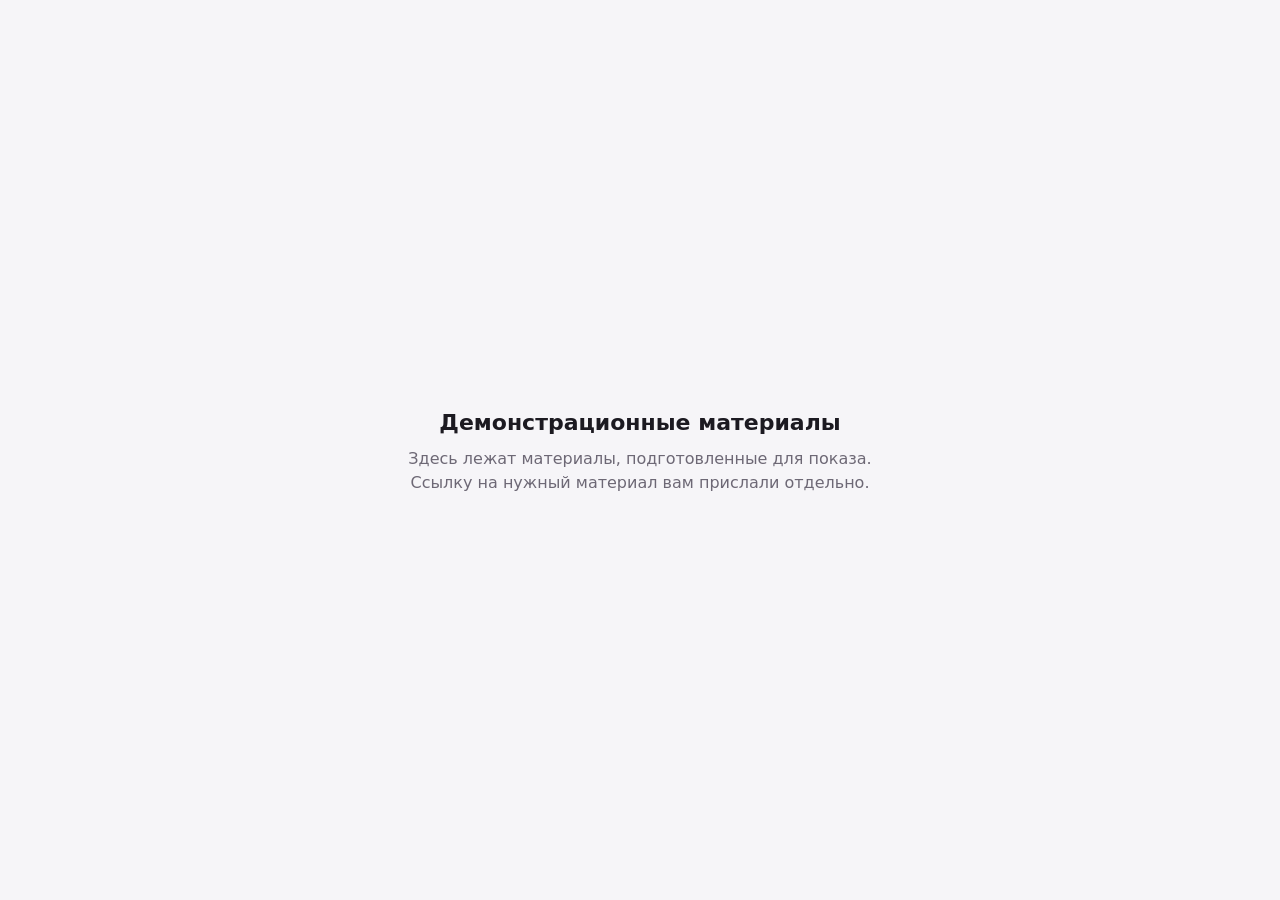
<file: index.html>
<!doctype html>
<html lang="ru">
<head>
<meta charset="utf-8">
<meta name="viewport" content="width=device-width, initial-scale=1">
<meta name="robots" content="noindex, nofollow">
<title>Демонстрационные материалы</title>
<style>
  :root { --bg: #f6f5f8; --fg: #1c1a21; --muted: #6d6875; color-scheme: light dark; }
  @media (prefers-color-scheme: dark) { :root { --bg: #0b0a0e; --fg: #e4e2e8; --muted: #918b9a; } }
  body { margin: 0; min-height: 100vh; display: grid; place-items: center; background: var(--bg); color: var(--fg);
         font: 500 16px/1.5 system-ui, "Segoe UI", sans-serif; padding: 24px; box-sizing: border-box; }
  main { max-width: 520px; text-align: center; }
  h1 { font-size: 22px; margin: 0 0 8px; }
  p { margin: 0; color: var(--muted); }
</style>
</head>
<body>
<main>
  <h1>Демонстрационные материалы</h1>
  <p>Здесь лежат материалы, подготовленные для показа. Ссылку на нужный материал вам прислали отдельно.</p>
</main>
</body>
</html>
</file>
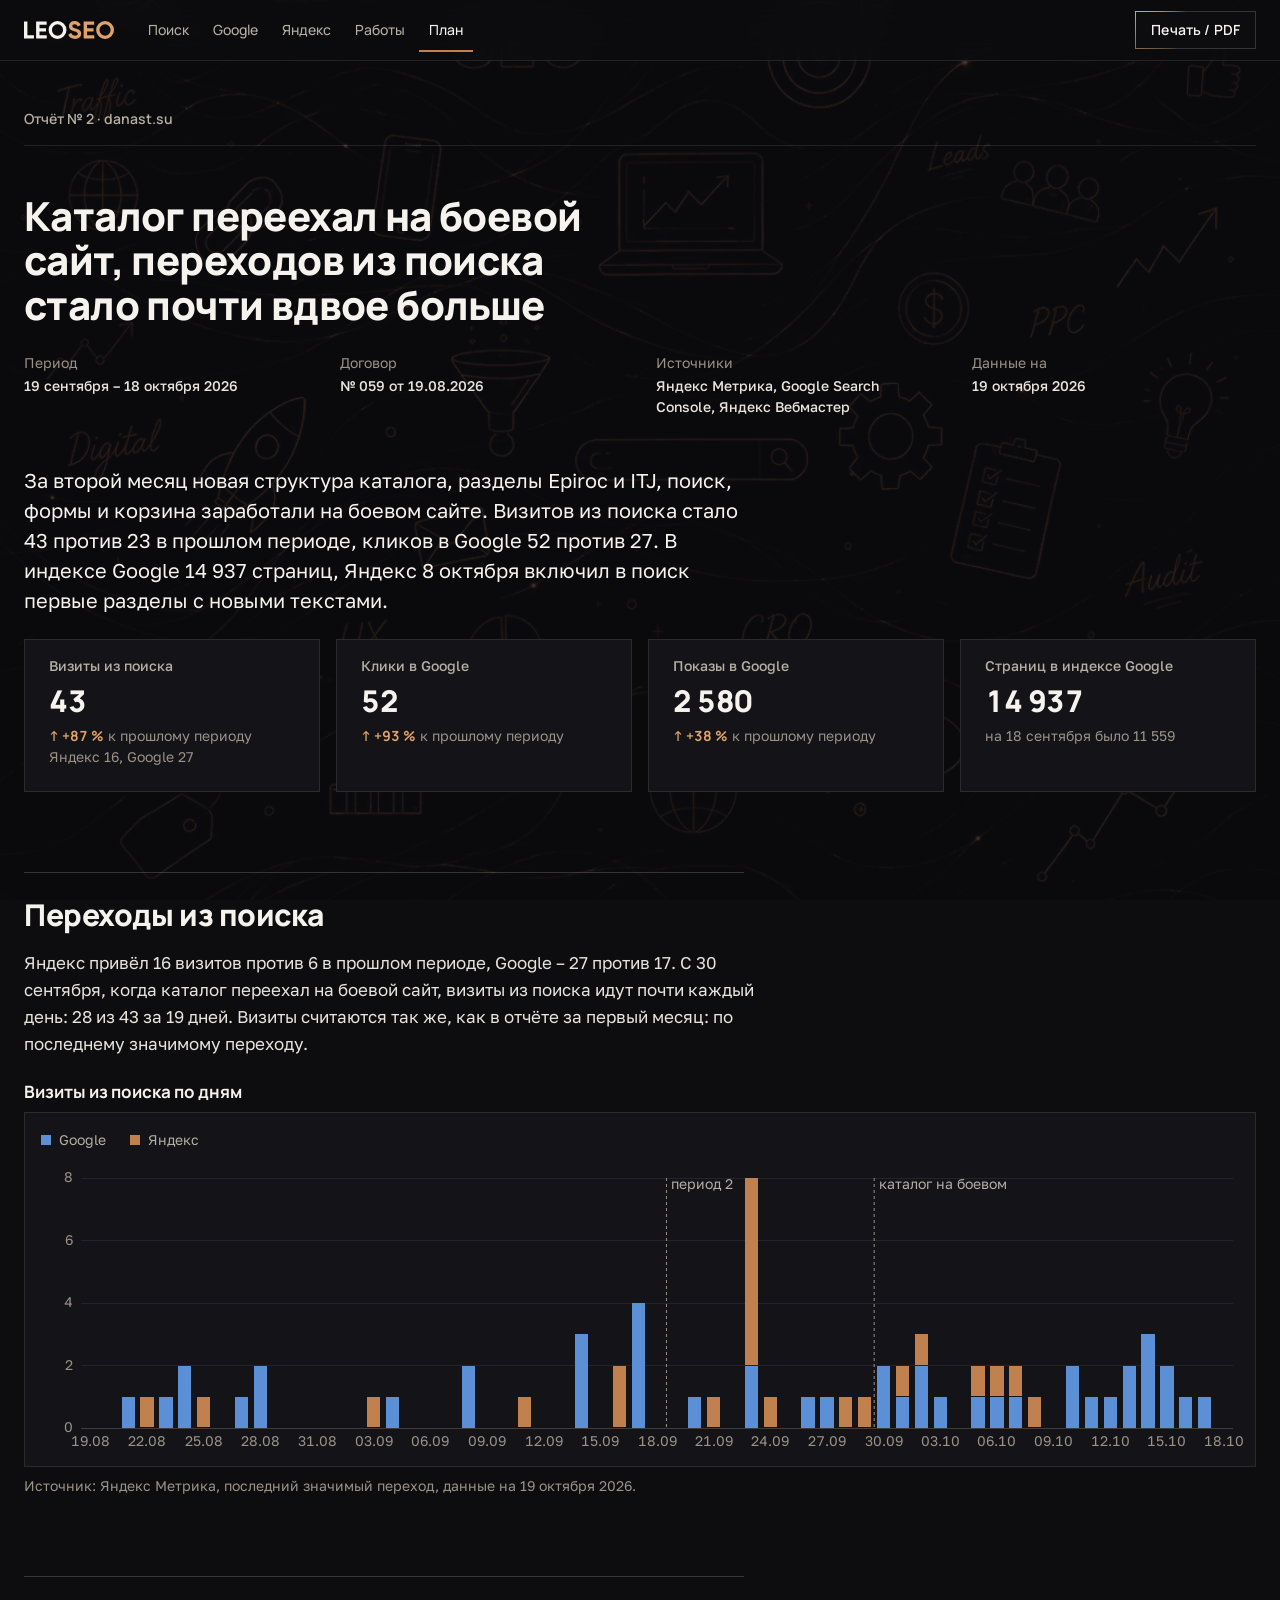
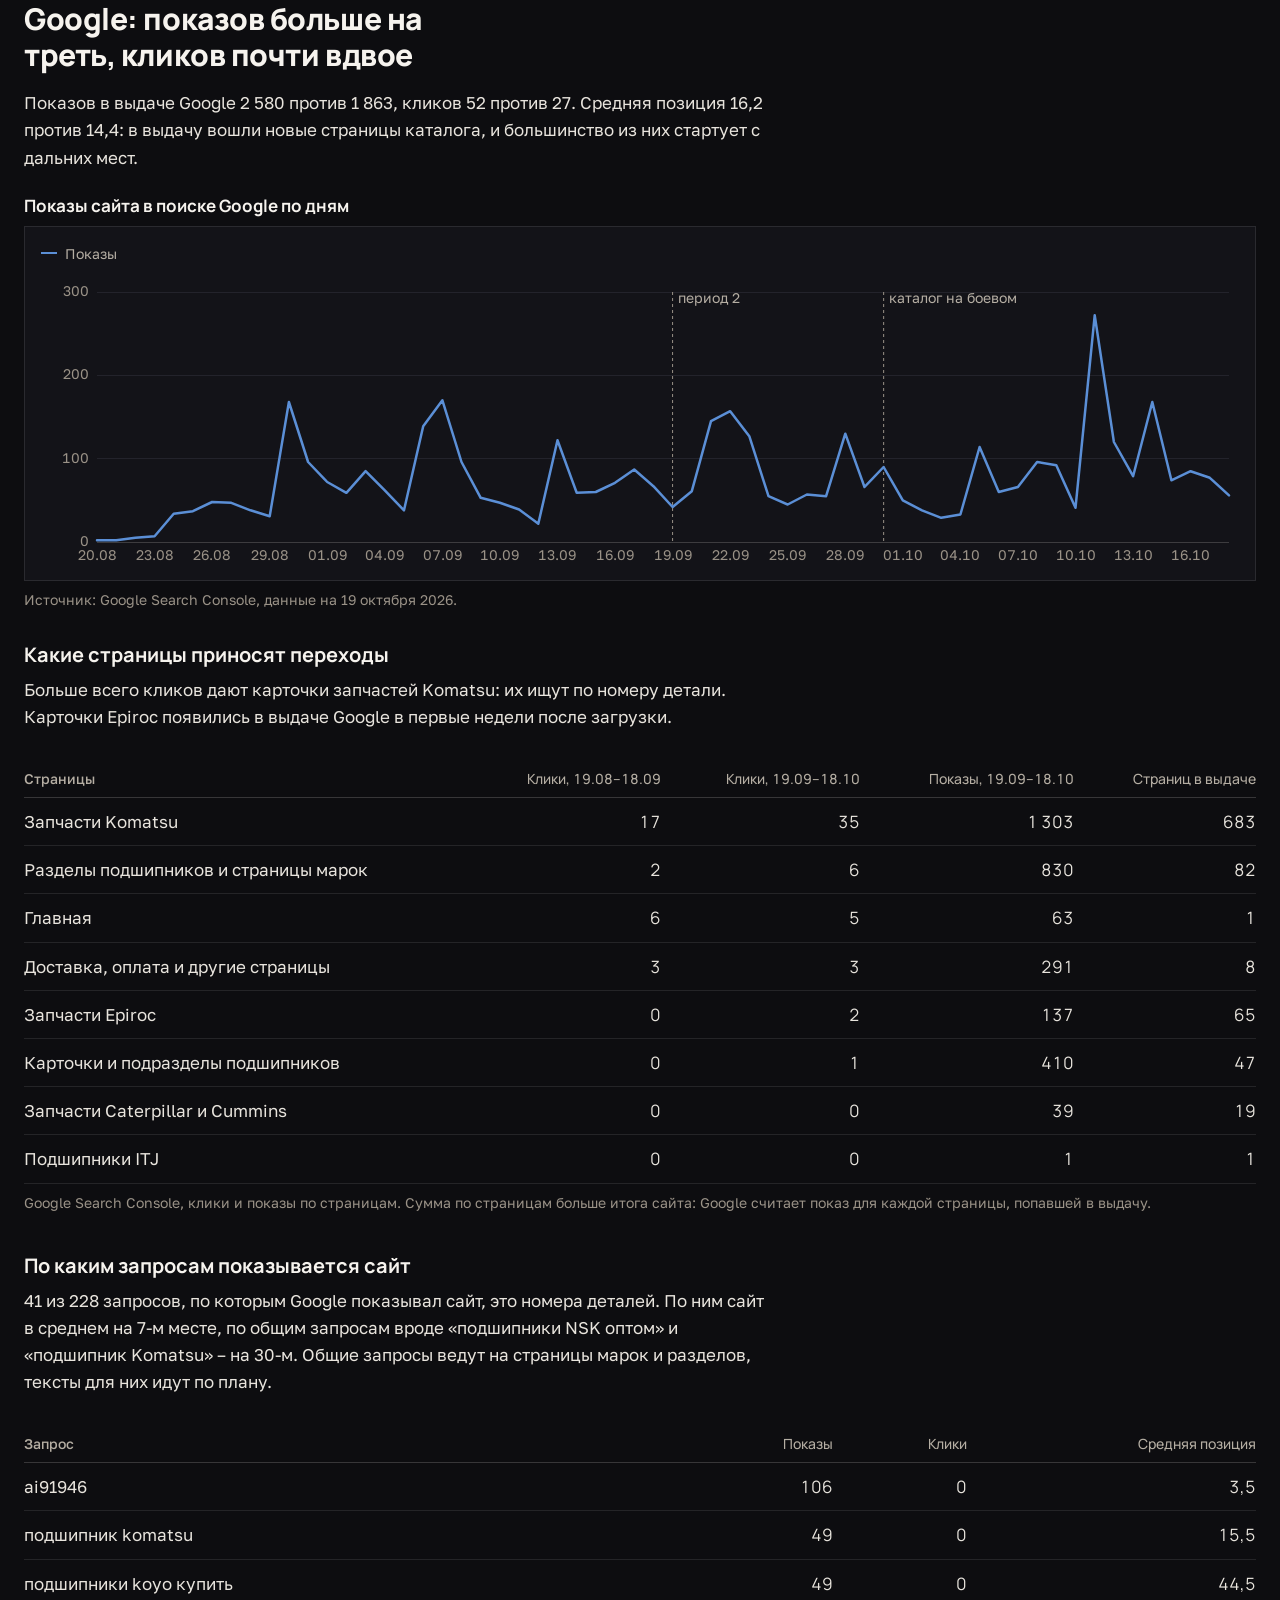
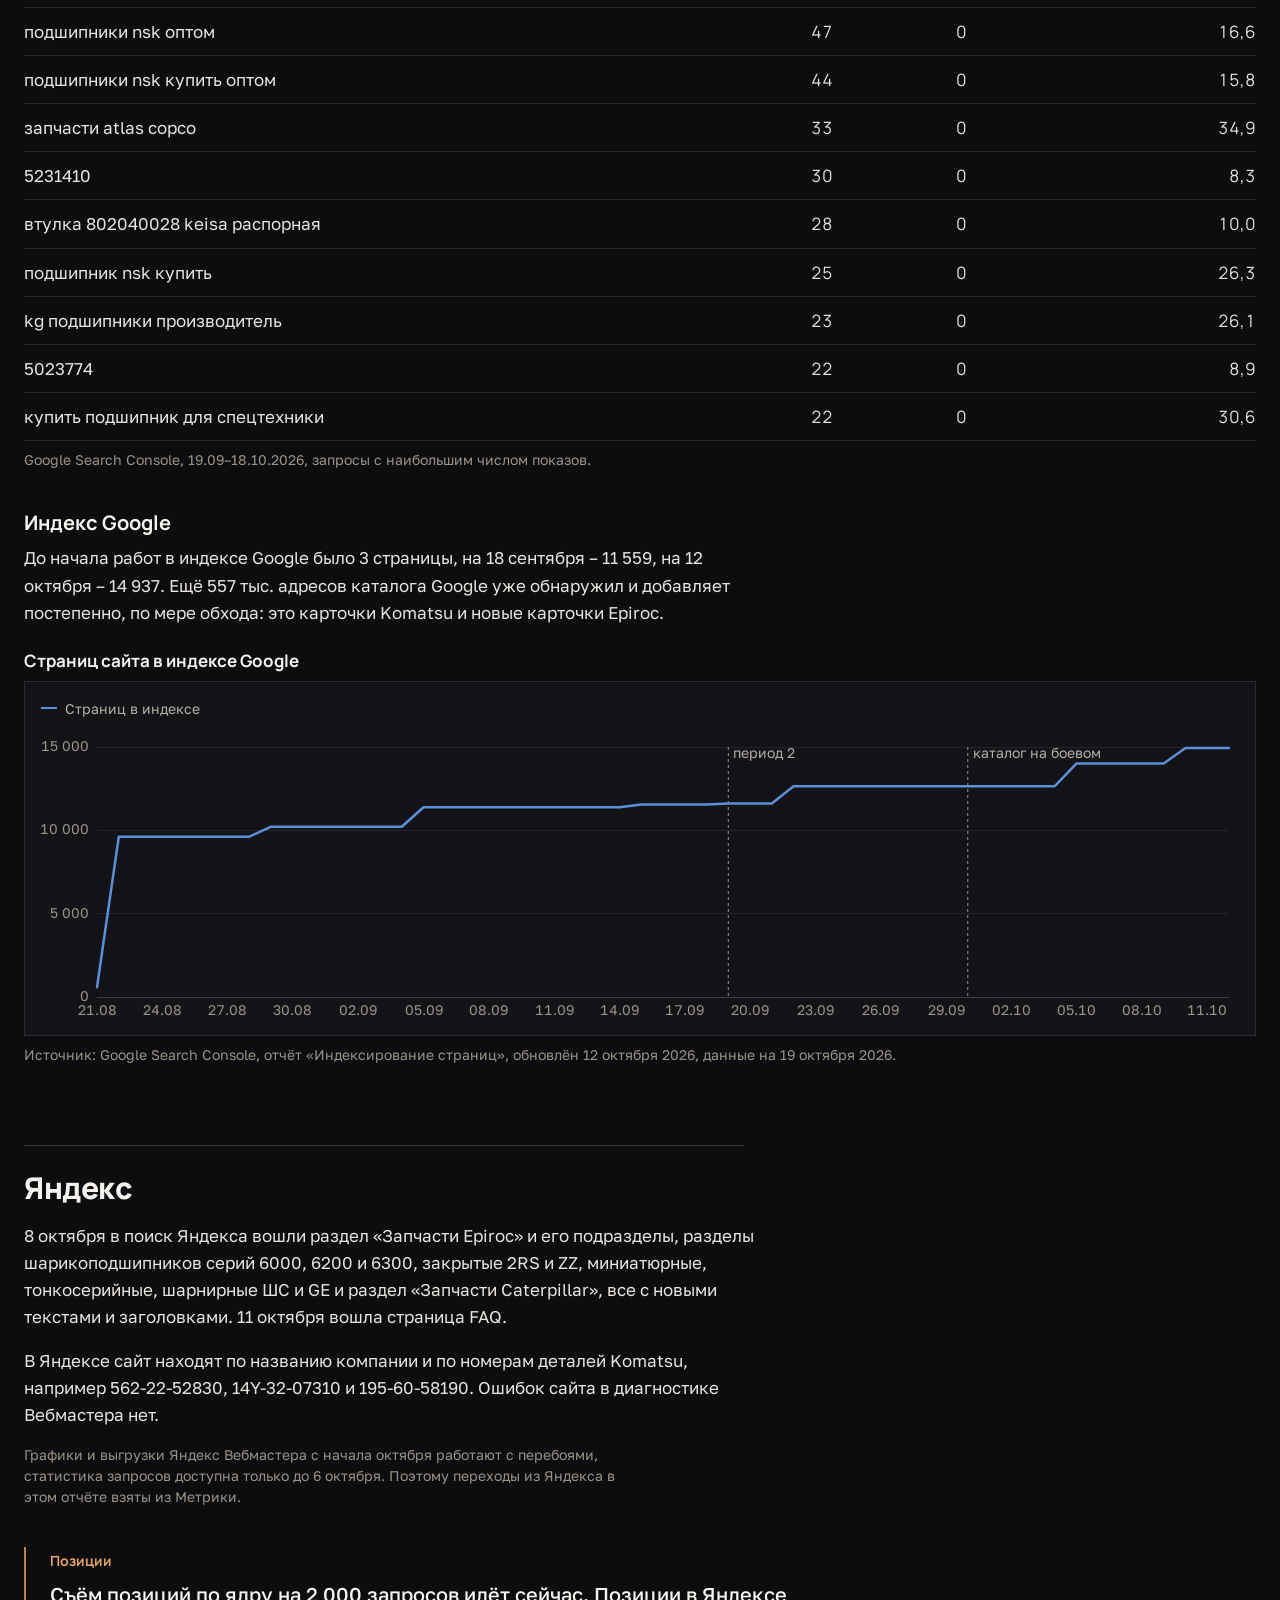
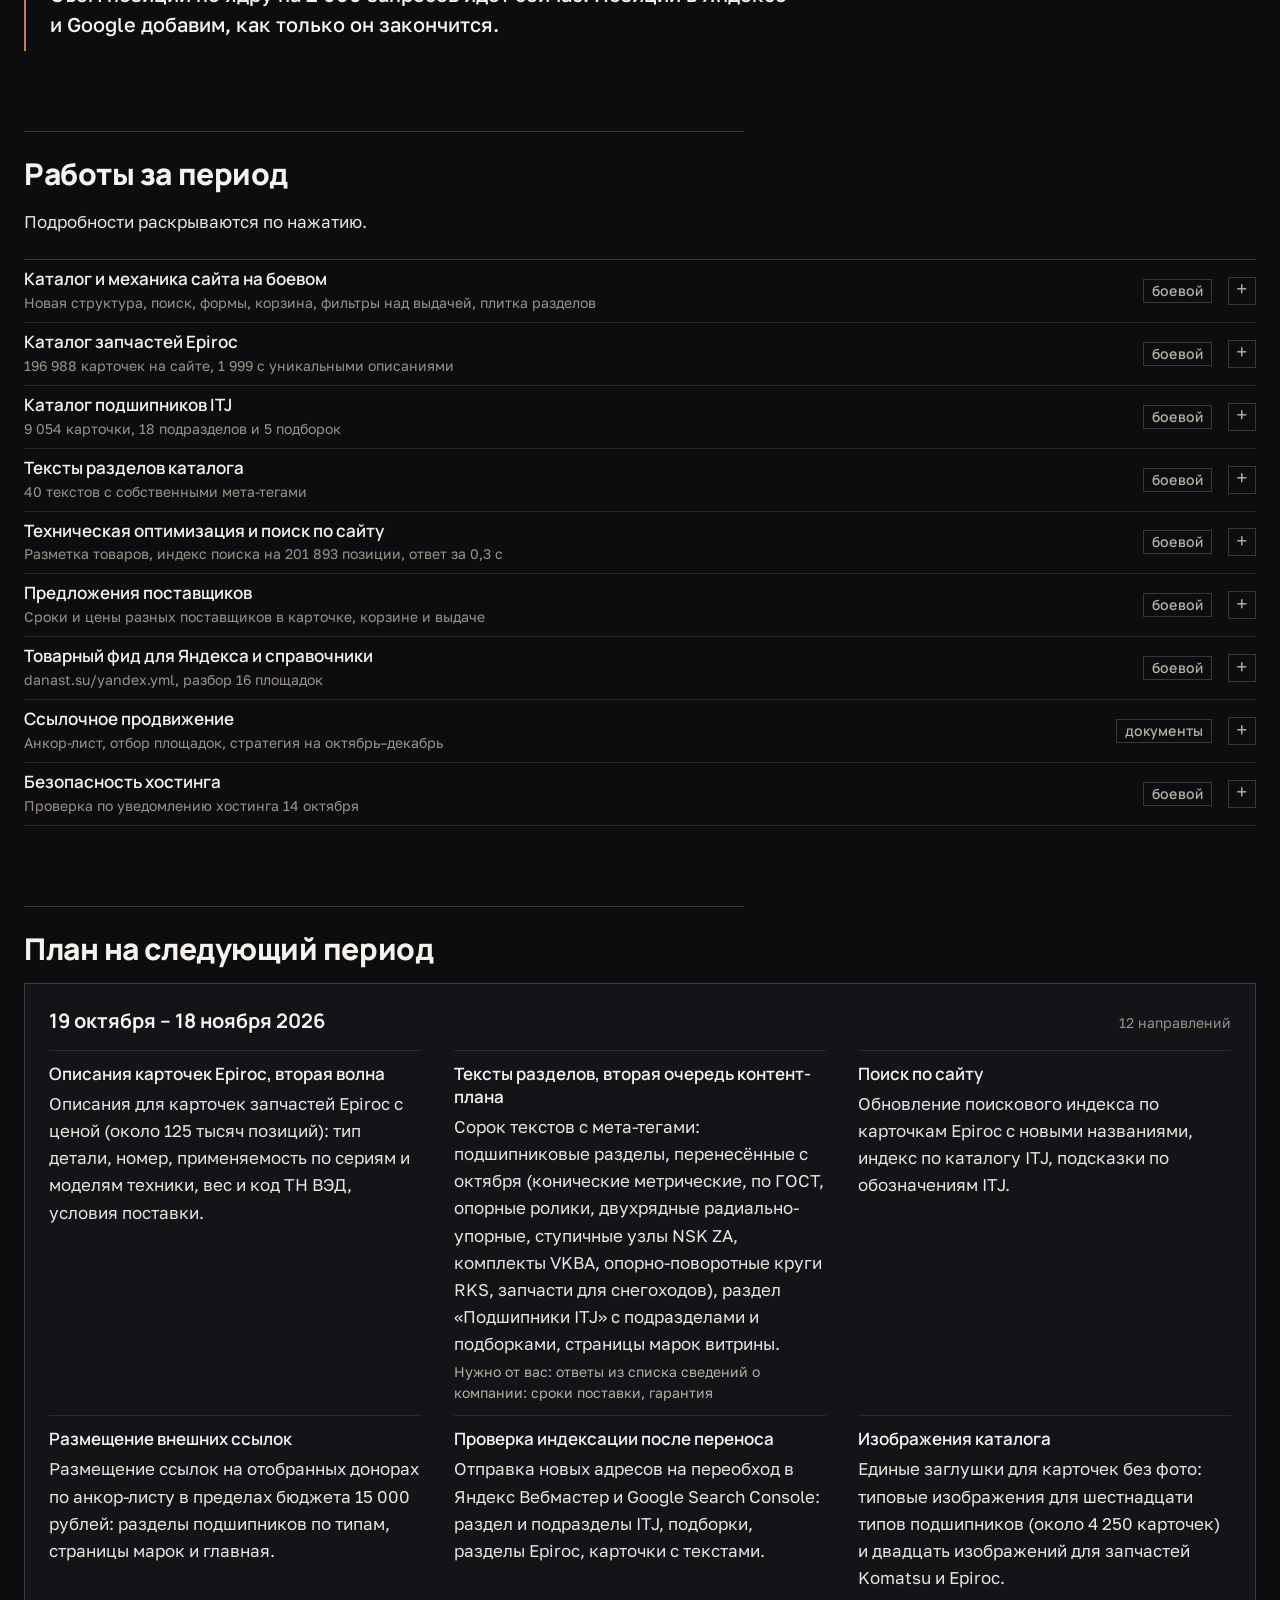
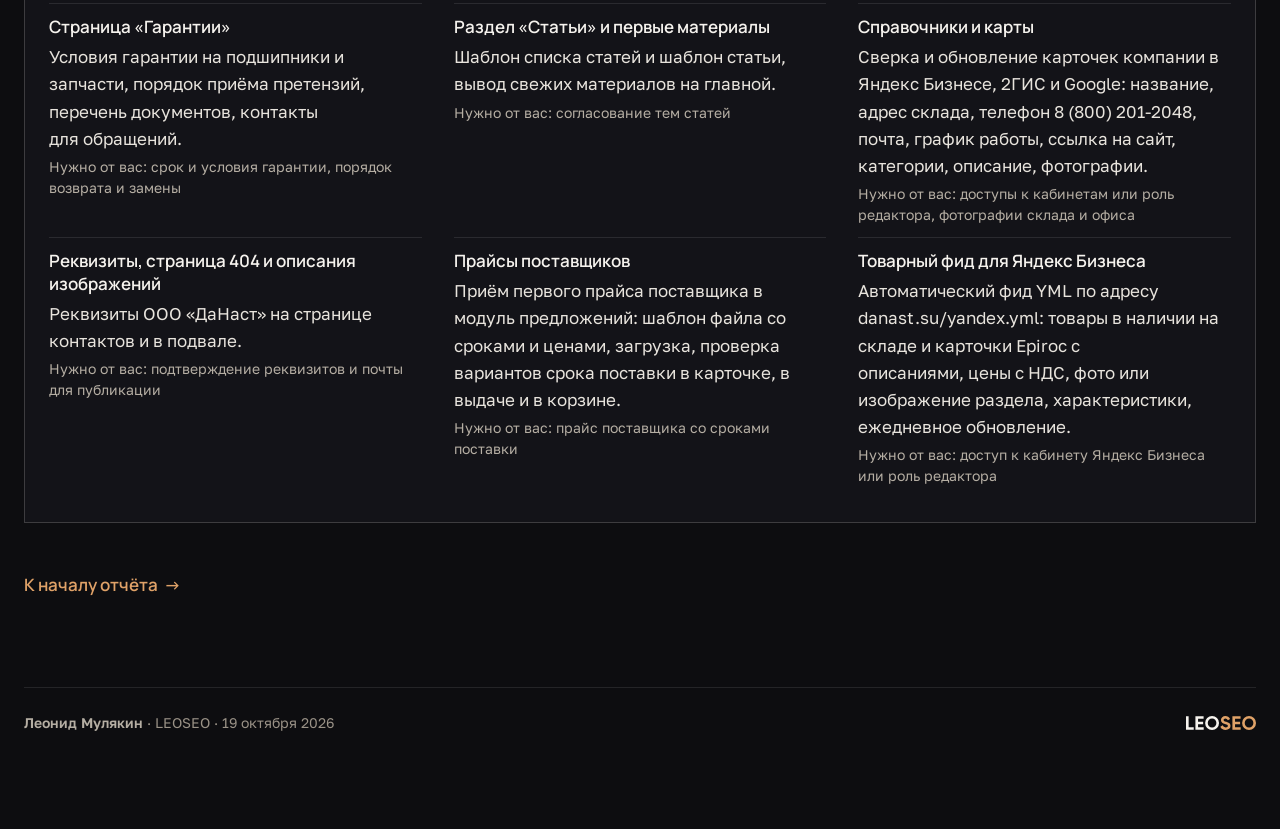
<file: danast/otchet-2/index.html>
<!doctype html><html lang="ru"><head>
<meta name="robots" content="noindex, nofollow"><meta charset="utf-8"><meta name="viewport" content="width=device-width, initial-scale=1"><title>danast.su – отчёт № 2, 19.09–18.10.2026 · LEOSEO</title><link rel="preconnect" href="https://fonts.googleapis.com"><link rel="preconnect" href="https://fonts.gstatic.com" crossorigin><style>/* tokens/fonts.css */
/* Google Fonts (OFL, web licence). Manrope — display + figures; Golos Text — running text. Both have full Cyrillic. */
@import url('https://fonts.googleapis.com/css2?family=Golos+Text:wght@400;500;600&family=Manrope:wght@500;600;700;800&display=swap');

/* tokens/colors.css */
/* LEOSEO — colour tokens. One screen theme: dark (:root).
   The light palette exists only for print/PDF (@media print) and for print-preview cards ([data-theme="print"]).
   Contrast figures: dark — against the page (#0d0d10 + background art at 18 %, 99.9th percentile pixel);
   print — against white. */

:root{
  /* raw — ink (dark) */
  --n-deep:#08080a;--n-bg:#0d0d10;--n-s1:#131318;--n-s2:#191920;--n-grid:#23232b;
  --ink-0:#f6f3ee;--ink-1:#e8e4dd;--ink-2:#b5aea3;--ink-3:#9a9287;
  /* raw — paper (print) */
  --p-bg:#ffffff;--p-s1:#f7f5f1;--p-s2:#efece6;--p-grid:#e7e3dc;
  --pk-0:#14161a;--pk-1:#2b2824;--pk-2:#544e46;--pk-3:#6e675e;
  /* raw — copper */
  --cu-300:#e0a268;--cu-500:#c1814e;--cu-600:#b06f3c;--cu-700:#985e30;
  /* raw — blue (data) */
  --blue-500:#5b8fd6;--blue-700:#3d6fb8;
  /* raw — sand (third data series) */
  --sand-500:#7a7268;--sand-600:#8a8278;

  --bg-image-opacity:.18;
}

:root,[data-theme="dark"]{
  color-scheme:dark;
  --bg-deep:var(--n-deep);       /* tracks, wells, inset areas */
  --bg:var(--n-bg);              /* page, under the background art */
  --surface-1:var(--n-s1);       /* cards, figure frames — opaque, hides the art */
  --surface-2:var(--n-s2);       /* tooltip, hover, selected segment */
  --text-strong:var(--ink-0);    /* headings, lead — 14.7:1 */
  --text-body:var(--ink-1);      /* running text — 12.8:1 */
  --text-muted:var(--ink-2);     /* table heads, legend — 7.4:1 */
  --text-faint:var(--ink-3);     /* source, captions — 5.3:1 */
  --line:rgba(246,243,238,.10);
  --line-strong:rgba(246,243,238,.18);
  --grid:var(--n-grid);
  --accent:var(--cu-500);        /* graphics — 5.1:1; on surface 5.8:1 */
  --accent-text:var(--cu-300);   /* copper as text/link — 7.4:1 */
  --accent-line:var(--cu-500);
  --data-1:var(--blue-500);      /* on surface-1 5.6:1 */
  --data-2:var(--cu-500);        /* on surface-1 5.8:1 */
  --data-3:var(--sand-500);      /* on surface-1 3.9:1 — graphics only */
  --up:var(--cu-300);
  --down:var(--ink-0);
  --focus:var(--cu-300);
  --hover:rgba(246,243,238,.04);
}

[data-theme="print"]{
  color-scheme:light;
  --bg-deep:var(--p-s2);--bg:var(--p-bg);--surface-1:var(--p-s1);--surface-2:var(--p-s2);
  --text-strong:var(--pk-0);--text-body:var(--pk-1);--text-muted:var(--pk-2);--text-faint:var(--pk-3);
  --line:rgba(20,22,26,.12);--line-strong:rgba(20,22,26,.24);--grid:var(--p-grid);
  --accent:var(--cu-600);--accent-text:var(--cu-700);--accent-line:var(--cu-600);
  --data-1:var(--blue-700);--data-2:var(--cu-600);--data-3:var(--sand-600);
  --up:var(--cu-700);--down:var(--pk-0);--focus:var(--cu-700);--hover:rgba(20,22,26,.04);
}

@media print{
  :root,[data-theme="dark"]{
    color-scheme:light;
    --bg-deep:var(--p-s2);           /* 17.8:1 strong / 5.6:1 faint on white */
    --bg:var(--p-bg);--surface-1:var(--p-s1);--surface-2:var(--p-s2);
    --text-strong:var(--pk-0);--text-body:var(--pk-1);--text-muted:var(--pk-2);--text-faint:var(--pk-3);
    --line:rgba(20,22,26,.12);--line-strong:rgba(20,22,26,.24);--grid:var(--p-grid);
    --accent:var(--cu-600);--accent-text:var(--cu-700);--accent-line:var(--cu-600);
    --data-1:var(--blue-700);--data-2:var(--cu-600);--data-3:var(--sand-600);
    --up:var(--cu-700);--down:var(--pk-0);--focus:var(--cu-700);--hover:transparent;
  }
}

/* tokens/typography.css */
/* Six-step scale. Body 17 px desktop / 16 px phone and print. */
:root{
  --font-display:'Manrope',-apple-system,'Segoe UI',Arial,sans-serif;
  --font-text:'Golos Text','Manrope',-apple-system,'Segoe UI',Arial,sans-serif;
  --font-num:'Manrope',-apple-system,'Segoe UI',Arial,sans-serif; /* always with tabular-nums */

  --fs-1:14px;  /* source, caption, table head, legend, axis */
  --fs-2:17px;  /* body, table cells */
  --fs-3:20px;  /* lead, H3 */
  --fs-4:24px;  /* callout, accent numbers */
  --fs-5:30px;  /* H2 */
  --fs-6:40px;  /* H1 */

  --fw-text:400;
  --fw-medium:500;
  --fw-semibold:600;
  --fw-bold:700;
  --fw-display:800;

  --lh-text:1.6;
  --lh-lead:1.5;
  --lh-h3:1.3;
  --lh-h2:1.2;
  --lh-h1:1.12;
  --ls-display:-.015em;

  --measure:68ch;       /* running text ≈ 65–72 chars of Golos */
  --measure-lead:36em;  /* lead at 20 px ≈ 60–65 chars */

  /* semantic */
  --text-h1:var(--fw-display) var(--fs-6)/var(--lh-h1) var(--font-display);
  --text-h2:var(--fw-display) var(--fs-5)/var(--lh-h2) var(--font-display);
  --text-h3:var(--fw-bold) var(--fs-3)/var(--lh-h3) var(--font-display);
  --text-lead:var(--fw-text) var(--fs-3)/var(--lh-lead) var(--font-text);
  --text-body-font:var(--fw-text) var(--fs-2)/var(--lh-text) var(--font-text);
  --text-small:var(--fw-text) var(--fs-1)/1.5 var(--font-text);
}
@media (max-width:600px){
  :root{--fs-2:16px;--fs-3:18px;--fs-4:20px;--fs-5:24px;--fs-6:30px}
}
@media print{
  :root{--fs-1:12px;--fs-2:15px;--fs-3:17px;--fs-4:20px;--fs-5:24px;--fs-6:32px}
}

/* tokens/spacing.css */
/* 8 px step. --sp-h (4 px) only inside dense rows. */
:root{
  --sp-h:4px;
  --sp-1:8px;--sp-2:16px;--sp-3:24px;--sp-4:32px;--sp-5:40px;--sp-6:48px;--sp-7:64px;--sp-8:80px;--sp-9:96px;

  --content-max:1080px;   /* page column */
  --page-pad:24px;        /* side padding */
  --hit:44px;             /* min tap target */

  --radius:0;             /* straight corners; 2 px max for tiny marks, never above 4 */
  --border:1px;           /* thin lines instead of shadows */
  --rule-accent:2px;      /* «Вывод» left rule */

  /* semantic */
  --space-section:var(--sp-8);  /* above H2 */
  --space-block:var(--sp-3);    /* between figure/table and text */
  --space-para:var(--sp-2);
}
@media (max-width:600px){
  :root{--page-pad:16px;--space-section:var(--sp-7)}
}

/* tokens/motion.css */
/* LEOSEO — motion, focus and state tokens (mechanics from leoseo.ru).
   Motion is a response to hover / press only. Nothing animates on scroll. */
:root{
  --ease:cubic-bezier(.22,.61,.36,1);
  /* durations: colour+border / lift+rotate / sheen; lifts: card hover / tilt card */
  --dur-fast:.16s;
  --dur-lift:.26s;
  --dur-sheen:.9s;
  --lift:-2px;
  --tilt-lift:-6px;
  --tilt-max:5deg;

  --focus-ring-color:var(--cu-300);  /* #e0a268 */
  --focus-ring-width:2px;
  --focus-ring-offset:2px;

  --copper-tint:rgba(193,129,78,.12);   /* selected chip, copper badge */
  --copper-edge:rgba(193,129,78,.55);   /* copper badge border */
  --bar-bg:rgba(13,13,16,.72);          /* sticky toolbar */
  --bar-bg-scrolled:rgba(8,8,10,.9);
  --bar-blur:14px;
  --bar-h:60px;

  --state-error:#e07a5f;    /* 6.6:1 on --bg-deep; always with «!» and text */
  --state-success:#8cbf9a;  /* 9.3:1 on --bg-deep; always with «✓» and text */
}
@media (prefers-reduced-motion:reduce){
  :root{
    --dur-fast:0s;
    --dur-lift:0s;
    --dur-sheen:0s;
    --lift:0px;
    --tilt-lift:0px;
    --tilt-max:0deg;
  }
}

/* tokens/base.css */
/* Element defaults for report pages + print geometry. */
*,*::before,*::after{box-sizing:border-box}
html{-webkit-text-size-adjust:100%}
body{margin:0;background:var(--bg);color:var(--text-body);font:var(--text-body-font);font-feature-settings:"kern"}
/* fixed background art, as on leoseo.ru */
body::before{content:"";position:fixed;inset:0;z-index:-1;pointer-events:none;background:url(bg-leoseo.webp) center/cover no-repeat;opacity:var(--bg-image-opacity)}
.ls-no-art::before,body.ls-no-art::before{display:none}
a{color:var(--accent-text);text-decoration:underline;text-decoration-thickness:1px;text-underline-offset:3px}
a:hover{color:var(--text-strong)}
:focus-visible{outline:2px solid var(--focus);outline-offset:2px}
b,strong{color:var(--text-strong);font-weight:var(--fw-semibold)}
::selection{background:var(--accent);color:var(--n-bg)}

.ls-screen-only{}
.ls-print-only{display:none}
.ls-break-before{}
.ls-avoid-break{break-inside:avoid}

@page{size:A4;margin:18mm 16mm 18mm 16mm}
@media print{
  body{background:#fff;-webkit-print-color-adjust:exact;print-color-adjust:exact}
  body::before{display:none}
  .ls-screen-only{display:none!important}
  .ls-print-only{display:block}
  .ls-break-before{break-before:page}
}

/* components/components.css */
/* Component classes (ls-*). Used by the React components in Claude Design; usable in plain HTML too. */

/* page */
.ls-page{background:transparent;color:var(--text-body);font:var(--text-body-font);min-height:100%}
.ls-page__inner{max-width:var(--content-max);margin:0 auto;padding:var(--sp-6) var(--page-pad) var(--sp-9)}

/* logo — url resolved relative to this file */
.ls-logo{display:inline-block;aspect-ratio:201/40;background:url(leoseo-logo-light.svg) left center/contain no-repeat;flex:none}
[data-theme="print"] .ls-logo{background-image:url(leoseo-logo-dark.svg)}
@media print{.ls-logo,[data-theme] .ls-logo{background-image:url(leoseo-logo-dark.svg)!important}}

/* report header */
.ls-head{margin:0 0 var(--sp-6)}
.ls-head__bar{display:flex;align-items:center;justify-content:space-between;gap:var(--sp-2);flex-wrap:wrap;padding-bottom:var(--sp-2);border-bottom:var(--border) solid var(--line)}
.ls-head__client{font:var(--fw-semibold) var(--fs-1)/1.4 var(--font-display);color:var(--text-muted)}
.ls-h1{font:var(--text-h1);letter-spacing:var(--ls-display);color:var(--text-strong);margin:var(--sp-6) 0 var(--sp-3);max-width:22em;text-wrap:balance}
.ls-head__meta{display:grid;grid-template-columns:repeat(auto-fit,minmax(200px,1fr));gap:var(--sp-2) var(--sp-4);margin:0}
.ls-head__meta div{min-width:0}
.ls-head__meta dt{font:var(--text-small);color:var(--text-faint);margin:0 0 2px}
.ls-head__meta dd{font:var(--fw-medium) var(--fs-1)/1.5 var(--font-text);color:var(--text-body);margin:0}

/* headings & text */
.ls-h2{font:var(--text-h2);letter-spacing:var(--ls-display);color:var(--text-strong);margin:var(--space-section) 0 var(--sp-2);padding-top:var(--sp-3);border-top:var(--border) solid var(--line-strong);max-width:24em;text-wrap:balance;break-after:avoid}
.ls-h2:first-child{margin-top:0}
.ls-h3{font:var(--text-h3);color:var(--text-strong);margin:var(--sp-4) 0 var(--sp-1);max-width:30em;text-wrap:balance;break-after:avoid}
.ls-h3:first-child{margin-top:0}
.ls-lead{font:var(--text-lead);color:var(--text-strong);max-width:var(--measure-lead);margin:0 0 var(--sp-3);text-wrap:pretty}
.ls-p{max-width:var(--measure);margin:0 0 var(--space-para);text-wrap:pretty}
.ls-p:last-child{margin-bottom:0}
.ls-bullets{max-width:var(--measure);margin:0 0 var(--space-para);padding-left:var(--sp-3)}
.ls-bullets li{margin:0 0 var(--sp-1);padding-left:var(--sp-h)}
.ls-bullets li::marker{color:var(--accent)}
.ls-note{font:var(--text-small);color:var(--text-faint);max-width:var(--measure);margin:var(--sp-1) 0 var(--sp-2)}
.ls-note b{color:var(--text-muted);font-weight:var(--fw-semibold)}

/* callout quote */
.ls-quote{margin:var(--sp-5) 0;padding:var(--sp-3) 0;border-top:var(--border) solid var(--line-strong);border-bottom:var(--border) solid var(--line-strong);max-width:46em;break-inside:avoid}
.ls-quote p{font:var(--fw-semibold) var(--fs-4)/1.4 var(--font-display);color:var(--text-strong);margin:0;text-wrap:pretty}
.ls-quote footer{font:var(--text-small);color:var(--text-faint);margin-top:var(--sp-2)}

/* conclusion */
.ls-conc{margin:var(--sp-5) 0;padding:var(--sp-h) 0 var(--sp-h) var(--sp-3);border-left:var(--rule-accent) solid var(--accent-line);max-width:calc(var(--measure) + var(--sp-3));break-inside:avoid}
.ls-conc__t{font:var(--fw-bold) var(--fs-1)/1.4 var(--font-display);color:var(--accent-text);margin:0 0 var(--sp-1)}
.ls-conc__b{font:var(--fw-medium) var(--fs-3)/1.5 var(--font-text);color:var(--text-strong);margin:0}
.ls-conc__b p{margin:0 0 var(--sp-1)}

/* figure */
.ls-fig{margin:var(--space-block) 0;break-inside:avoid}
.ls-fig__frame{position:relative;border:var(--border) solid var(--line);background:var(--surface-1);padding:var(--sp-2) var(--sp-2) var(--sp-1)}
.ls-fig__title{font:var(--fw-bold) var(--fs-2)/1.35 var(--font-display);color:var(--text-strong);margin:0 0 var(--sp-1)}
.ls-fig__cap{font:var(--text-small);color:var(--text-faint);margin:var(--sp-1) 0 0}
.ls-legend{display:flex;flex-wrap:wrap;gap:var(--sp-1) var(--sp-3);font:var(--text-small);color:var(--text-muted);margin:0 0 var(--sp-1);padding:0;list-style:none}
.ls-legend li{display:flex;align-items:center;gap:var(--sp-1)}
.ls-legend i{display:inline-block;width:10px;height:10px;flex:none}
.ls-legend i.is-line{width:16px;height:2px}
.ls-chart{display:block;width:100%;height:auto;overflow:visible;touch-action:pan-y}
.ls-chart text{font-family:var(--font-text);font-size:var(--fs-1);fill:var(--text-faint);font-variant-numeric:tabular-nums}
.ls-chart .yr{fill:var(--text-muted);font-weight:var(--fw-semibold)}
.ls-chart .lbl{font-family:var(--font-display);font-weight:var(--fw-bold)}
.ls-tip{position:absolute;z-index:2;pointer-events:none;background:var(--surface-2);border:var(--border) solid var(--line-strong);color:var(--text-strong);font:var(--text-small);padding:var(--sp-1) 12px;min-width:170px}
.ls-tip__h{font-weight:var(--fw-semibold);margin-bottom:2px}
.ls-tip__r{display:flex;justify-content:space-between;gap:var(--sp-2);color:var(--text-muted)}
.ls-tip__r b{font-family:var(--font-num);font-variant-numeric:tabular-nums;color:var(--text-strong);font-weight:var(--fw-semibold)}
.ls-tip__r i{display:inline-block;width:8px;height:8px;margin-right:6px}
@media print{.ls-tip{display:none!important}}

/* number table */
.ls-table{width:100%;border-collapse:collapse;margin:var(--sp-2) 0 var(--sp-1);font:var(--text-body-font);table-layout:auto}
.ls-table caption{caption-side:bottom;text-align:left;font:var(--text-small);color:var(--text-faint);padding-top:var(--sp-1)}
.ls-table th{text-align:left;font:var(--fw-medium) var(--fs-1)/1.35 var(--font-text);color:var(--text-muted);padding:var(--sp-1) 12px;border-bottom:var(--border) solid var(--line-strong);vertical-align:bottom}
.ls-table td{padding:10px 12px;border-bottom:var(--border) solid var(--line);vertical-align:baseline}
.ls-table th:first-child,.ls-table td:first-child{padding-left:0}
.ls-table th:last-child,.ls-table td:last-child{padding-right:0}
.ls-table .num{text-align:right;font-family:var(--font-num);font-variant-numeric:tabular-nums;white-space:nowrap}
.ls-table tfoot td{border-top:var(--border) solid var(--line-strong);border-bottom:0;color:var(--text-strong);font-weight:var(--fw-semibold)}
.ls-share{display:flex;align-items:center;justify-content:flex-end;gap:12px}
.ls-share__bar{position:relative;width:96px;height:8px;background:var(--bg-deep);outline:1px solid var(--line);outline-offset:-1px;flex:none}
.ls-share__bar span{position:absolute;inset:0 auto 0 0;background:var(--data-1)}
.ls-share b{min-width:3.6em;text-align:right;font-family:var(--font-num);font-variant-numeric:tabular-nums}
@media (max-width:600px){
  .ls-table{font-size:15px}
  .ls-table th,.ls-table td{padding-left:6px;padding-right:6px}
  .ls-share{flex-direction:column;align-items:flex-end;gap:4px}
  .ls-share__bar{width:56px;height:6px}
}

/* change list */
.ls-chg{list-style:none;margin:var(--sp-2) 0;padding:0;max-width:40em}
.ls-chg li{display:flex;justify-content:space-between;align-items:baseline;gap:var(--sp-2);padding:10px 0;min-height:var(--hit);border-bottom:var(--border) solid var(--line)}
.ls-chg li:first-child{border-top:var(--border) solid var(--line)}
.ls-chg__v{font:var(--fw-bold) var(--fs-2)/1.4 var(--font-num);font-variant-numeric:tabular-nums;white-space:nowrap;color:var(--down)}
.ls-chg__v.is-up{color:var(--up)}
.ls-chg__v.is-flat{color:var(--text-muted)}
.ls-chg__a{display:inline-block;width:1em;text-align:center;margin-right:2px;font-weight:var(--fw-semibold)}

/* reasons */
.ls-why{list-style:none;margin:var(--sp-2) 0 0;padding:0;counter-reset:w}
.ls-why>li{counter-increment:w;position:relative;padding:var(--sp-3) 0 var(--sp-3) 64px;border-top:var(--border) solid var(--line)}
.ls-why>li::before{content:counter(w);position:absolute;left:0;top:var(--sp-3);font:var(--fw-display) var(--fs-5)/1 var(--font-num);color:var(--accent);font-variant-numeric:tabular-nums}
.ls-why>li>.ls-h3{margin:0 0 var(--sp-1)}
@media (max-width:600px){.ls-why>li{padding-left:44px}}

/* plan month */
.ls-plan{border:var(--border) solid var(--line-strong);background:var(--surface-1);padding:var(--sp-3);margin:0 0 var(--sp-2)}
.ls-plan__h{display:flex;justify-content:space-between;align-items:baseline;gap:var(--sp-2);flex-wrap:wrap;margin:0 0 var(--sp-2)}
.ls-plan__h h3{margin:0}
.ls-plan__n{font:var(--text-small);color:var(--text-faint)}
.ls-plan ul{list-style:none;margin:0;padding:0;display:grid;grid-template-columns:repeat(auto-fill,minmax(min(100%,300px),1fr));column-gap:var(--sp-4)}
.ls-plan li{padding:12px 0;border-top:var(--border) solid var(--line);display:grid;gap:var(--sp-h);align-content:start;break-inside:avoid}
.ls-plan__pg{font:var(--fw-semibold) var(--fs-2)/1.35 var(--font-display);color:var(--text-strong)}
.ls-plan__m{display:flex;flex-wrap:wrap;align-items:baseline;gap:var(--sp-h) var(--sp-1);font:var(--text-small);color:var(--text-faint)}
.ls-plan__m .q{color:var(--text-muted)}
.ls-plan__m .v{font-family:var(--font-num);font-variant-numeric:tabular-nums;color:var(--text-muted);white-space:nowrap}
.ls-tag{display:inline-block;font:var(--fw-semibold) var(--fs-1)/1 var(--font-display);padding:3px 6px;border:var(--border) solid var(--line-strong);color:var(--text-muted);white-space:nowrap}
.ls-tag.is-new{color:var(--accent-text);border-color:var(--accent-line)}

/* forecast */
.ls-fc{margin:var(--space-block) 0;break-inside:avoid}
.ls-fc__grp{padding:var(--sp-2) 0;border-top:var(--border) solid var(--line)}
.ls-fc__grp:last-of-type{border-bottom:var(--border) solid var(--line)}
.ls-fc__t{font:var(--fw-bold) var(--fs-2)/1.35 var(--font-display);color:var(--text-strong);margin:0 0 var(--sp-1)}
.ls-fc__row{display:grid;grid-template-columns:minmax(0,9.5em) minmax(0,1fr);align-items:center;gap:var(--sp-2);min-height:32px}
.ls-fc__nm{font:var(--text-small);color:var(--text-muted)}
.ls-fc__row.is-main .ls-fc__nm{color:var(--text-strong);font-weight:var(--fw-semibold)}
.ls-fc__trk{position:relative;height:20px}
.ls-fc__bar{position:absolute;left:0;top:4px;height:12px;background:var(--data-3)}
.ls-fc__row.is-main .ls-fc__bar{background:var(--data-2)}
.ls-fc__val{position:absolute;top:0;font:var(--fw-bold) var(--fs-1)/20px var(--font-num);font-variant-numeric:tabular-nums;color:var(--text-strong);padding-left:var(--sp-1);white-space:nowrap}
.ls-fc__now{position:absolute;top:-6px;bottom:-6px;width:0;border-left:1px dashed var(--text-faint)}
.ls-fc__key{display:flex;align-items:center;gap:var(--sp-1);font:var(--text-small);color:var(--text-faint);margin:var(--sp-1) 0 0}
.ls-fc__key i{display:inline-block;width:0;height:14px;border-left:1px dashed var(--text-faint)}
@media (max-width:600px){.ls-fc__row{grid-template-columns:minmax(0,7.5em) minmax(0,1fr);gap:var(--sp-1)}}

/* signature */
.ls-sign{display:flex;flex-wrap:wrap;align-items:center;justify-content:space-between;gap:var(--sp-2);margin-top:var(--sp-8);padding-top:var(--sp-3);border-top:var(--border) solid var(--line);font:var(--text-small);color:var(--text-faint)}
.ls-sign p{margin:0}
.ls-sign b{color:var(--text-muted);font-weight:var(--fw-semibold)}

/* columns */
.ls-cols{display:grid;grid-template-columns:repeat(auto-fit,minmax(min(100%,420px),1fr));gap:var(--sp-3) var(--sp-5);align-items:start}

/* page break marker on screen */
.ls-pb{height:0;margin:0;border:0}
@media print{.ls-pb{break-after:page}
  .ls-page__inner{max-width:none;padding:0}
  .ls-fig__frame{background:transparent}
  .ls-plan{background:transparent}
}

/* ───── interactive ───── */
.ls-btn-reset{appearance:none;background:none;border:0;margin:0;padding:0;font:inherit;color:inherit;cursor:pointer;border-radius:0}

/* card */
.ls-card{position:relative;display:grid;align-content:start;gap:var(--sp-1);background:var(--surface-1);border:var(--border) solid var(--line);padding:var(--sp-2) var(--sp-3) var(--sp-3);min-width:0;color:var(--text-body);text-decoration:none}
a.ls-card:hover{border-color:var(--line-strong);background:var(--surface-2);color:var(--text-body)}
.ls-card__top{display:flex;justify-content:space-between;align-items:baseline;gap:var(--sp-2)}
.ls-card__t{font:var(--fw-medium) var(--fs-1)/1.4 var(--font-text);color:var(--text-muted);margin:0}
.ls-card.is-page .ls-card__t,.ls-card.is-task .ls-card__t{font:var(--fw-semibold) var(--fs-2)/1.35 var(--font-display);color:var(--text-strong)}
.ls-card__v{font:var(--fw-display) var(--fs-5)/1.1 var(--font-num);font-variant-numeric:tabular-nums;color:var(--text-strong);letter-spacing:var(--ls-display);margin:0}
.ls-card.is-page .ls-card__v,.ls-card.is-task .ls-card__v{font:var(--fw-bold) var(--fs-3)/1.2 var(--font-num)}
.ls-card__c{font:var(--text-small);color:var(--text-faint);margin:0}
.ls-card__chg{font:var(--fw-bold) var(--fs-1)/1.4 var(--font-num);font-variant-numeric:tabular-nums;color:var(--down);white-space:nowrap}
.ls-card__chg.is-up{color:var(--up)}
.ls-card__spark{display:block;width:100%;height:36px;margin-top:var(--sp-1)}
.ls-cards{display:grid;grid-template-columns:repeat(auto-fit,minmax(min(100%,220px),1fr));gap:var(--sp-2);margin:var(--space-block) 0}
.ls-status{font:var(--fw-semibold) var(--fs-1)/1 var(--font-display);padding:3px 6px;border:var(--border) solid var(--line-strong);color:var(--text-muted);white-space:nowrap}
.ls-status.is-done{color:var(--text-strong);border-color:var(--text-faint)}
.ls-status.is-doing{color:var(--accent-text);border-color:var(--accent-line)}

/* segmented control */
.ls-seg{display:inline-flex;border:var(--border) solid var(--line-strong);background:var(--bg-deep);max-width:100%;flex-wrap:wrap}
.ls-seg__o{min-height:36px;min-width:44px;padding:0 var(--sp-2);font:var(--fw-semibold) var(--fs-1)/1 var(--font-display);color:var(--text-muted);border-right:var(--border) solid var(--line)}
.ls-seg__o:last-child{border-right:0}
.ls-seg__o:hover{color:var(--text-strong)}
.ls-seg__o[aria-checked="true"],.ls-seg__o[aria-selected="true"]{background:var(--surface-2);color:var(--text-strong);box-shadow:inset 0 -2px 0 var(--text-strong)}
.ls-seg__o:focus-visible{outline-offset:-2px}
.ls-controls{display:flex;flex-wrap:wrap;align-items:center;justify-content:space-between;gap:var(--sp-1) var(--sp-3);margin:var(--sp-3) 0 calc(-1 * var(--sp-1))}
.ls-tabs{display:flex;gap:0;border-bottom:var(--border) solid var(--line-strong);overflow-x:auto;scrollbar-width:none}
.ls-tabs .ls-seg__o{border:0;background:none;min-height:44px;padding:0 var(--sp-2)}
.ls-tabs .ls-seg__o:first-child{padding-left:0}
.ls-tabs .ls-seg__o[aria-selected="true"]{background:none;box-shadow:inset 0 -2px 0 var(--accent)}

/* toggle */
.ls-tgl{display:inline-flex;align-items:center;gap:12px;min-height:44px;font:var(--text-small);color:var(--text-muted);cursor:pointer;user-select:none}
.ls-tgl:hover{color:var(--text-strong)}
.ls-tgl__sw{position:relative;width:36px;height:20px;border:var(--border) solid var(--line-strong);background:var(--bg-deep);flex:none}
.ls-tgl__sw::after{content:"";position:absolute;top:2px;left:2px;width:14px;height:14px;background:var(--text-faint)}
.ls-tgl[aria-checked="true"]{color:var(--text-strong)}
.ls-tgl[aria-checked="true"] .ls-tgl__sw{border-color:var(--accent-line)}
.ls-tgl[aria-checked="true"] .ls-tgl__sw::after{left:18px;background:var(--accent)}
.ls-tgl__dot{display:inline-block;width:10px;height:10px;flex:none}

/* range slider */
.ls-range{display:grid;gap:var(--sp-1);margin:var(--sp-2) 0;max-width:40em}
.ls-range__h{display:flex;justify-content:space-between;align-items:baseline;gap:var(--sp-2)}
.ls-range__l{font:var(--fw-medium) var(--fs-2)/1.4 var(--font-text);color:var(--text-strong)}
.ls-range__o{font:var(--fw-display) var(--fs-4)/1 var(--font-num);font-variant-numeric:tabular-nums;color:var(--text-strong);white-space:nowrap}
.ls-range__o small{font:var(--fw-medium) var(--fs-1)/1 var(--font-text);color:var(--text-faint);margin-left:6px}
.ls-range input{-webkit-appearance:none;appearance:none;width:100%;height:44px;margin:0;background:transparent;cursor:pointer}
.ls-range input::-webkit-slider-runnable-track{height:4px;background:linear-gradient(to right,var(--accent) var(--p),var(--bg-deep) var(--p));outline:1px solid var(--line-strong)}
.ls-range input::-moz-range-track{height:4px;background:var(--bg-deep);outline:1px solid var(--line-strong)}
.ls-range input::-moz-range-progress{height:4px;background:var(--accent)}
.ls-range input::-webkit-slider-thumb{-webkit-appearance:none;width:20px;height:20px;margin-top:-8px;background:var(--text-strong);border:2px solid var(--bg);border-radius:0}
.ls-range input::-moz-range-thumb{width:16px;height:16px;background:var(--text-strong);border:2px solid var(--bg);border-radius:0}
.ls-range input:focus-visible{outline:none}
.ls-range input:focus-visible::-webkit-slider-thumb{outline:2px solid var(--focus);outline-offset:2px}
.ls-range input:focus-visible::-moz-range-thumb{outline:2px solid var(--focus);outline-offset:2px}
.ls-range__ax{display:flex;justify-content:space-between;font:var(--text-small);color:var(--text-faint);font-variant-numeric:tabular-nums;margin-top:calc(-1 * var(--sp-1))}
.ls-outs{display:grid;grid-template-columns:repeat(auto-fit,minmax(min(100%,180px),1fr));gap:var(--sp-2);margin:var(--sp-2) 0}
.ls-out{border-top:var(--border) solid var(--line-strong);padding-top:var(--sp-1)}
.ls-out dt{font:var(--text-small);color:var(--text-faint);margin:0}
.ls-out dd{margin:var(--sp-h) 0 0;font:var(--fw-display) var(--fs-4)/1.2 var(--font-num);font-variant-numeric:tabular-nums;color:var(--text-strong)}

/* accordion */
.ls-acc{margin:var(--space-block) 0;border-top:var(--border) solid var(--line-strong)}
.ls-acc__i{border-bottom:var(--border) solid var(--line)}
.ls-acc__h{margin:0}
.ls-acc__b{display:flex;width:100%;align-items:center;justify-content:space-between;gap:var(--sp-2);min-height:56px;padding:var(--sp-1) 0;text-align:left;font:var(--fw-semibold) var(--fs-2)/1.35 var(--font-display);color:var(--text-strong)}
.ls-acc__b:hover{color:var(--accent-text)}
.ls-acc__b:focus-visible{outline-offset:-2px}
.ls-acc__m{display:flex;align-items:center;gap:var(--sp-2);font:var(--text-small);color:var(--text-faint);flex:none}
.ls-acc__g{display:inline-grid;place-items:center;width:28px;height:28px;border:var(--border) solid var(--line-strong);font:var(--fw-medium) 18px/1 var(--font-display);color:var(--text-muted)}
.ls-acc__p{padding:0 0 var(--sp-3)}
.ls-acc__p[hidden]{display:none}
@media print{.ls-acc__p[hidden]{display:block}.ls-acc__g{display:none}}

/* carousel */
.ls-car{margin:var(--space-block) 0}
.ls-car__h{display:flex;justify-content:space-between;align-items:center;gap:var(--sp-2);margin:0 0 var(--sp-2)}
.ls-car__nav{display:flex;gap:var(--sp-1)}
.ls-car__btn{display:inline-grid;place-items:center;width:44px;height:44px;border:var(--border) solid var(--line-strong);background:var(--bg-deep);color:var(--text-strong);font:var(--fw-semibold) 18px/1 var(--font-display)}
.ls-car__btn:hover{background:var(--surface-2)}
.ls-car__btn:disabled{color:var(--text-faint);border-color:var(--line);cursor:default;background:transparent}
.ls-car__trk{display:grid;grid-auto-flow:column;grid-auto-columns:minmax(min(84%,300px),calc((100% - 2 * var(--sp-2)) / 3));gap:var(--sp-2);overflow-x:auto;scroll-snap-type:x mandatory;scrollbar-width:none;overscroll-behavior-x:contain;scroll-behavior:auto}
.ls-car__trk::-webkit-scrollbar{display:none}
.ls-car__trk>*{scroll-snap-align:start}
.ls-car__trk:focus-visible{outline-offset:4px}
.ls-car__dots{display:flex;justify-content:center;gap:0;margin-top:var(--sp-1)}
.ls-car__dot{display:inline-grid;place-items:center;width:32px;height:44px}
.ls-car__dot span{display:block;width:8px;height:8px;border:1px solid var(--text-faint)}
.ls-car__dot[aria-current="true"] span{background:var(--text-strong);border-color:var(--text-strong)}
.ls-car__dot:focus-visible{outline-offset:-6px}
@media print{.ls-car__trk{grid-auto-flow:row;grid-template-columns:1fr 1fr;overflow:visible}.ls-car__nav,.ls-car__dots{display:none}}
@media (max-width:600px){.ls-car__nav{display:none}}

/* progress */
.ls-prog{margin:var(--sp-2) 0;max-width:40em}
.ls-prog__h{display:flex;justify-content:space-between;align-items:baseline;gap:var(--sp-2);margin-bottom:var(--sp-1)}
.ls-prog__l{font:var(--fw-medium) var(--fs-2)/1.4 var(--font-text);color:var(--text-strong)}
.ls-prog__v{font:var(--fw-bold) var(--fs-2)/1.4 var(--font-num);font-variant-numeric:tabular-nums;color:var(--text-strong);white-space:nowrap}
.ls-prog__v small{font:var(--text-small);color:var(--text-faint);margin-left:6px}
.ls-prog__t{position:relative;height:8px;background:var(--bg-deep);outline:1px solid var(--line-strong);outline-offset:-1px;display:flex}
.ls-prog__d{background:var(--accent);height:100%}
.ls-prog__w{height:100%;background:repeating-linear-gradient(90deg,var(--text-faint) 0 2px,transparent 2px 6px);opacity:.6}
.ls-prog__k{display:flex;flex-wrap:wrap;gap:var(--sp-h) var(--sp-3);font:var(--text-small);color:var(--text-faint);margin-top:var(--sp-1)}
.ls-prog__k i{display:inline-block;width:10px;height:10px;margin-right:6px;vertical-align:-1px}
@media (max-width:600px){.ls-seg__o{min-height:44px}}

/* components/mechanics.css */
/* LEOSEO — interaction layer (leo-*). Adds hover/press motion, focus, buttons, chips, badges,
   sticky toolbar, form states. Base ls-* rules stay untouched; refinements below extend them.
   Doc-only forced states: .is-hover / .is-active / .is-focus mirror :hover / :active / :focus-visible. */

/* focus — everywhere */
:where(a,button,input,select,textarea,summary,[tabindex]):focus-visible,
.is-focus{outline:var(--focus-ring-width) solid var(--focus-ring-color)!important;outline-offset:var(--focus-ring-offset)!important}
.ls-range input:focus-visible{outline:none!important}
.ls-range input:focus-visible::-webkit-slider-thumb{outline:var(--focus-ring-width) solid var(--focus-ring-color);outline-offset:var(--focus-ring-offset)}
.ls-range input:focus-visible::-moz-range-thumb{outline:var(--focus-ring-width) solid var(--focus-ring-color);outline-offset:var(--focus-ring-offset)}
@media (min-width:601px){.ls-tabs{overflow:visible}}

/* arrows & links */
.leo-arrow{display:inline-block;transition:transform var(--dur-lift) var(--ease)}
:is(a,button,.leo-card):is(:hover,.is-hover)>.leo-arrow,
:is(a,button,.leo-card):is(:hover,.is-hover) .leo-reveal .leo-arrow{transform:translateX(4px)}
.leo-link{display:inline-flex;align-items:center;gap:6px;min-height:44px;color:var(--accent-text);font:var(--fw-semibold) var(--fs-2)/1.4 var(--font-display);text-decoration:none;transition:color var(--dur-fast) var(--ease)}
.leo-link:is(:hover,.is-hover){color:var(--text-strong)}

/* ───── buttons ───── */
.leo-btn{display:inline-flex;align-items:center;justify-content:center;gap:var(--sp-1);min-height:44px;padding:0 20px;font:var(--fw-semibold) var(--fs-1)/1 var(--font-display);letter-spacing:.01em;border:1px solid transparent;border-radius:0;cursor:pointer;text-decoration:none;white-space:nowrap;-webkit-tap-highlight-color:transparent;
  transition:background-color var(--dur-fast) var(--ease),border-color var(--dur-fast) var(--ease),color var(--dur-fast) var(--ease),transform var(--dur-fast) var(--ease)}
.leo-btn--sm{min-height:36px;padding:0 14px}
.leo-btn--lg{min-height:52px;padding:0 28px;font-size:var(--fs-2)}
.leo-btn--block{display:flex;width:100%}
@media (max-width:600px){.leo-btn--sm{min-height:44px}}
.leo-btn--primary{background:var(--accent);border-color:var(--accent);color:var(--n-deep)}
.leo-btn--primary:is(:hover,.is-hover){background:var(--cu-300);border-color:var(--cu-300);color:var(--n-deep)}
.leo-btn--primary:is(:active,.is-active){background:var(--cu-600);border-color:var(--cu-600);transform:translateY(1px)}
.leo-btn--outline{background:var(--bg);border-color:var(--line-strong);color:var(--text-strong)}
.leo-btn--outline:is(:hover,.is-hover){border-color:var(--accent-line);color:var(--accent-text)}
.leo-btn--outline:is(:active,.is-active){background:var(--surface-2);transform:translateY(1px)}
.leo-btn--ghost{background:transparent;color:var(--text-muted)}
.leo-btn--ghost:is(:hover,.is-hover){background:var(--hover);color:var(--text-strong)}
.leo-btn--ghost:is(:active,.is-active){background:rgba(246,243,238,.08);transform:translateY(1px)}
.leo-btn:is(:disabled,[aria-disabled="true"]):not(.is-loading){background:transparent;border-color:var(--line);color:var(--text-faint);opacity:.6;cursor:not-allowed;transform:none}
.leo-btn--ghost:is(:disabled,[aria-disabled="true"]):not(.is-loading){border-color:transparent}
.leo-btn.is-loading{cursor:progress}
.leo-btn.is-loading:is(:hover,:active){transform:none}
.leo-spin{width:14px;height:14px;border:2px solid currentColor;border-right-color:transparent;flex:none;animation:leo-rot .7s linear infinite}
@keyframes leo-rot{to{transform:rotate(1turn)}}

/* glow wrapper: copper edge rests in one corner, rotates on hover / focus */
.leo-glow{position:relative;display:inline-flex;padding:1px;isolation:isolate;overflow:hidden;background:var(--line-strong);vertical-align:middle}
.leo-glow--block{display:flex;width:100%}
.leo-glow::before{content:"";position:absolute;left:50%;top:50%;width:200%;aspect-ratio:1;translate:-50% -50%;z-index:-1;
  background:conic-gradient(from 0deg,transparent 0 62%,var(--cu-300) 80%,transparent 92%);animation:leo-rot 3.2s linear infinite;animation-play-state:paused}
.leo-glow:is(:hover,:focus-within,.is-hover)::before{animation-play-state:running}
.leo-glow>.leo-btn{border-color:transparent;flex:1}
.leo-glow>.leo-btn--outline{background:var(--bg)}

/* ───── cards (extends .ls-card) ───── */
.leo-card{position:relative;overflow:hidden;cursor:pointer;
  transition:transform var(--dur-lift) var(--ease),border-color var(--dur-fast) var(--ease),background-color var(--dur-fast) var(--ease)}
.leo-card:is(:hover,.is-hover){transform:translateY(var(--lift));border-color:var(--accent-line)}
.leo-card:is(:active,.is-active){transform:translateY(0)}
.leo-card[data-tilt]{transform-style:preserve-3d;will-change:transform}
.leo-card[data-tilt].is-tilting{transition:transform .08s linear,border-color var(--dur-fast) var(--ease),background-color var(--dur-fast) var(--ease)}
.leo-sheen::after{content:"";position:absolute;inset:0;pointer-events:none;background:linear-gradient(105deg,transparent 30%,rgba(246,243,238,.08) 50%,transparent 70%);transform:translateX(-110%)}
.leo-sheen:is(:hover,.is-hover)::after{transform:translateX(110%);transition:transform var(--dur-sheen) var(--ease)}
.leo-reveal{display:inline-flex;align-items:center;gap:6px;margin-top:var(--sp-1);font:var(--fw-semibold) var(--fs-1)/1.4 var(--font-display);color:var(--accent-text);opacity:0;transform:translateY(4px);
  transition:opacity var(--dur-fast) var(--ease),transform var(--dur-lift) var(--ease)}
.leo-card:is(:hover,:focus-visible,.is-hover) .leo-reveal{opacity:1;transform:none}
@media (hover:none){.leo-reveal{opacity:1;transform:none}}
.ls-card.is-featured{background:var(--surface-2);border-color:var(--accent-line)}
.ls-card__badge{position:absolute;top:var(--sp-2);right:var(--sp-2)}
.ls-card.is-featured .ls-card__top{padding-right:96px}
@media print{.leo-reveal{display:none}.leo-card{transform:none!important}}

/* ───── chips & badges ───── */
.leo-chips{display:flex;flex-wrap:wrap;align-items:center;gap:var(--sp-1);margin:var(--sp-2) 0 0}
.leo-chip{display:inline-flex;align-items:center;gap:var(--sp-1);min-height:36px;padding:0 14px;border:1px solid var(--line-strong);background:transparent;color:var(--text-muted);font:var(--fw-medium) var(--fs-1)/1 var(--font-text);cursor:pointer;border-radius:0;
  transition:color var(--dur-fast) var(--ease),border-color var(--dur-fast) var(--ease),background-color var(--dur-fast) var(--ease),transform var(--dur-fast) var(--ease)}
.leo-chip:is(:hover,.is-hover){color:var(--text-strong);border-color:var(--text-faint)}
.leo-chip:is(:active,.is-active){transform:translateY(1px)}
.leo-chip[aria-pressed="true"]{background:var(--copper-tint);border-color:var(--accent-line);color:var(--text-strong)}
.leo-chip:disabled{opacity:.45;cursor:not-allowed;transform:none;color:var(--text-faint);border-color:var(--line)}
.leo-chip__n{font:var(--fw-semibold) var(--fs-1)/1 var(--font-num);font-variant-numeric:tabular-nums;color:var(--text-faint)}
.leo-chip[aria-pressed="true"] .leo-chip__n{color:var(--accent-text)}
.leo-chips__s{margin-left:auto;font:var(--text-small);color:var(--text-faint);font-variant-numeric:tabular-nums}
@media (max-width:600px){.leo-chip{min-height:44px}.leo-chips__s{margin-left:0;width:100%}}
@media print{.leo-chips{display:none}}

.leo-badge,.ls-tag,.ls-status{display:inline-flex;align-items:center;gap:6px;height:24px;padding:0 8px;border:1px solid var(--line-strong);background:transparent;color:var(--text-muted);font:var(--fw-semibold) var(--fs-1)/1 var(--font-display);letter-spacing:.01em;white-space:nowrap;vertical-align:middle}
.leo-badge--copper,.ls-tag.is-new{color:var(--accent-text);border-color:var(--copper-edge);background:var(--copper-tint)}
.leo-badge--mono{font-family:var(--font-num);font-variant-numeric:tabular-nums;color:var(--text-strong);background:var(--bg-deep)}
.leo-badge--dot,.ls-status,.ls-status:is(.is-done,.is-doing,.is-todo){border-color:transparent;padding-left:0;background:transparent}
.leo-badge--dot::before,.ls-status::before{content:"";width:7px;height:7px;background:currentColor;flex:none}
.leo-badge--dot.is-copper,.ls-status.is-doing{color:var(--accent-text)}
.leo-badge--dot.is-ink,.ls-status.is-done{color:var(--text-strong)}
.leo-badge--dot.is-faint,.ls-status.is-todo{color:var(--text-faint)}
.ls-status.is-todo::before,.leo-badge--dot.is-faint::before{background:transparent;border:1px solid currentColor}

/* ───── segments, tabs, accordion ───── */
.ls-seg__o{transition:color var(--dur-fast) var(--ease),background-color var(--dur-fast) var(--ease)}
.ls-seg__o:is(:hover,.is-hover):not(:disabled){color:var(--text-strong);background:var(--hover)}
.ls-seg__o:is(:active,.is-active):not(:disabled){background:rgba(246,243,238,.08)}
.ls-seg__o[aria-checked="true"]{background:var(--surface-2);box-shadow:inset 0 -2px 0 var(--accent)}
.ls-seg__o:disabled{color:var(--text-faint);opacity:.45;cursor:not-allowed}
.ls-tabs .ls-seg__o{box-shadow:inset 0 -2px 0 transparent;transition:color var(--dur-fast) var(--ease),box-shadow var(--dur-fast) var(--ease)}
.ls-tabs .ls-seg__o:is(:hover,.is-hover):not(:disabled){background:none;box-shadow:inset 0 -2px 0 var(--line-strong)}
.ls-tabs .ls-seg__o[aria-selected="true"]{color:var(--text-strong);box-shadow:inset 0 -2px 0 var(--accent)}
.ls-acc__b{transition:color var(--dur-fast) var(--ease)}
.ls-acc__b:is(:hover,.is-hover){color:var(--accent-text)}
.ls-acc__g{font-size:0;transition:border-color var(--dur-fast) var(--ease),color var(--dur-fast) var(--ease)}
.ls-acc__g::before{content:"+";display:block;font:var(--fw-medium) 20px/1 var(--font-display);transition:transform var(--dur-lift) var(--ease)}
.ls-acc__b[aria-expanded="true"] .ls-acc__g::before{transform:rotate(45deg)}
.ls-acc__b:is(:hover,.is-hover) .ls-acc__g{border-color:var(--accent-line);color:var(--accent-text)}

/* ───── tooltips, table rows, carousel, slider ───── */
.ls-table tbody tr{transition:background-color var(--dur-fast) var(--ease)}
.ls-table tbody tr:is(:hover,.is-hover){background:var(--hover)}
.ls-table tbody tr:is(:hover,.is-hover) td:first-child{color:var(--text-strong)}
.ls-car__trk{padding-block:var(--sp-1);margin-block:calc(-1 * var(--sp-1))}
.ls-car__btn{transition:border-color var(--dur-fast) var(--ease),color var(--dur-fast) var(--ease),background-color var(--dur-fast) var(--ease),transform var(--dur-fast) var(--ease)}
.ls-car__btn:is(:hover,.is-hover):not(:disabled){border-color:var(--accent-line);color:var(--accent-text);background:var(--bg-deep)}
.ls-car__btn:is(:active,.is-active):not(:disabled){transform:translateY(1px)}
.ls-car__btn:disabled{opacity:.5;cursor:not-allowed}
.ls-car__dot span{transition:background-color var(--dur-fast) var(--ease),border-color var(--dur-fast) var(--ease)}
.ls-car__dot:hover span{border-color:var(--text-strong)}
.ls-range input::-webkit-slider-thumb{transition:background-color var(--dur-fast) var(--ease),transform var(--dur-fast) var(--ease)}
.ls-range input:hover::-webkit-slider-thumb{background:var(--cu-300)}
.ls-range input:active::-webkit-slider-thumb{background:var(--accent);transform:scale(1.1)}
.ls-range input:hover::-moz-range-thumb{background:var(--cu-300)}
.ls-range input:active{cursor:grabbing}
.ls-range.is-disabled{opacity:.5}
.ls-range input:disabled{cursor:not-allowed}
.ls-range input:disabled::-webkit-slider-thumb{background:var(--text-faint)}
.ls-range input:disabled::-moz-range-thumb{background:var(--text-faint)}
.ls-range.is-disabled input::-webkit-slider-runnable-track{background:var(--bg-deep)}

.leo-hint{position:relative;display:inline;border-bottom:1px dotted var(--text-faint);cursor:help;transition:border-color var(--dur-fast) var(--ease),color var(--dur-fast) var(--ease)}
.leo-hint:is(:hover,:focus-visible,.is-hover){border-bottom-color:var(--accent);color:var(--text-strong)}
.leo-hint__b{position:absolute;left:0;bottom:calc(100% + 8px);z-index:6;width:max-content;max-width:min(300px,80vw);background:var(--surface-2);border:1px solid var(--line-strong);padding:var(--sp-1) 12px;font:var(--text-small);color:var(--text-strong);text-align:left;white-space:normal;
  opacity:0;visibility:hidden;transform:translateY(4px);pointer-events:none;transition:opacity var(--dur-fast) var(--ease),transform var(--dur-fast) var(--ease),visibility var(--dur-fast)}
.leo-hint:is(:hover,:focus-visible,.is-hover) .leo-hint__b{opacity:1;visibility:visible;transform:none}
@media print{.leo-hint{border-bottom:0}.leo-hint__b{display:none}}

/* ───── sticky report toolbar ───── */
.leo-bar{position:sticky;top:0;z-index:30;background:var(--bar-bg);-webkit-backdrop-filter:blur(var(--bar-blur));backdrop-filter:blur(var(--bar-blur));border-bottom:1px solid var(--line)}
.leo-bar.is-scrolled{background:var(--bar-bg-scrolled)}
.leo-bar__in{max-width:var(--content-max);margin:0 auto;padding:0 var(--page-pad);min-height:var(--bar-h);display:flex;align-items:center;gap:var(--sp-3)}
.leo-bar__nav{display:flex;flex:1;min-width:0;gap:var(--sp-h);overflow-x:auto;scrollbar-width:none}
.leo-bar__nav::-webkit-scrollbar{display:none}
.leo-bar__a{display:inline-flex;align-items:center;min-height:44px;padding:0 10px;color:var(--text-muted);text-decoration:none;font:var(--fw-medium) var(--fs-1)/1 var(--font-display);white-space:nowrap;box-shadow:inset 0 -2px 0 transparent;
  transition:color var(--dur-fast) var(--ease),box-shadow var(--dur-fast) var(--ease)}
.leo-bar__a:is(:hover,.is-hover){color:var(--text-body)}
.leo-bar__a[aria-current="true"]{color:var(--text-strong);box-shadow:inset 0 -2px 0 var(--accent)}
.leo-bar__a:focus-visible{outline-offset:-2px!important}
.ls-h2[id]{scroll-margin-top:calc(var(--bar-h) + var(--sp-2))}
@media (max-width:600px){.leo-bar__in{gap:var(--sp-2)}.leo-bar .ls-logo{display:none}}
@media print{.leo-bar{display:none!important}}

/* ───── form ───── */
.leo-form{display:grid;gap:var(--sp-3);max-width:36em;margin:var(--space-block) 0}
.leo-field{display:grid;gap:6px}
.leo-field__l{font:var(--fw-medium) var(--fs-1)/1.4 var(--font-text);color:var(--text-muted)}
.leo-field__l i{font-style:normal;color:var(--text-faint)}
.leo-input{width:100%;min-height:48px;padding:12px 14px;background:var(--bg-deep);border:1px solid var(--line-strong);border-radius:0;color:var(--text-strong);font:var(--text-body-font);
  transition:border-color var(--dur-fast) var(--ease),background-color var(--dur-fast) var(--ease)}
textarea.leo-input{min-height:120px;resize:vertical;line-height:1.5}
.leo-input::placeholder{color:var(--text-faint)}
.leo-input:is(:hover,.is-hover):not(:disabled){border-color:var(--text-faint)}
.leo-input:is(:focus,.is-focus){border-color:var(--accent-line);background:var(--n-deep)}
.leo-field.is-error .leo-input{border-color:var(--state-error)}
.leo-field.is-success .leo-input{border-color:var(--state-success)}
.leo-input:disabled{opacity:.5;cursor:not-allowed}
.leo-field__m{display:flex;gap:var(--sp-1);align-items:baseline;font:var(--text-small);color:var(--text-faint);margin:0}
.leo-field.is-error .leo-field__m{color:var(--state-error)}
.leo-field.is-success .leo-field__m{color:var(--state-success)}
.leo-field__ic{display:inline-grid;place-items:center;width:16px;height:16px;flex:none;border:1px solid currentColor;font:var(--fw-bold) 11px/1 var(--font-display);transform:translateY(2px)}
.leo-check{display:flex;gap:12px;align-items:flex-start;min-height:44px;padding:10px 0;cursor:pointer;font:var(--text-small);color:var(--text-muted);position:relative}
.leo-check input{position:absolute;opacity:0;width:20px;height:20px;margin:0;top:10px;left:0}
.leo-check__b{display:grid;place-items:center;width:20px;height:20px;flex:none;border:1px solid var(--line-strong);background:var(--bg-deep);
  transition:border-color var(--dur-fast) var(--ease),background-color var(--dur-fast) var(--ease)}
.leo-check:is(:hover,.is-hover) .leo-check__b{border-color:var(--accent-line)}
.leo-check input:checked+.leo-check__b{background:var(--accent);border-color:var(--accent)}
.leo-check input:checked+.leo-check__b::after{content:"✓";font:var(--fw-bold) 14px/1 var(--font-display);color:var(--n-deep)}
.leo-check input:focus-visible+.leo-check__b,.leo-check.is-focus .leo-check__b{outline:var(--focus-ring-width) solid var(--focus-ring-color);outline-offset:var(--focus-ring-offset)}
.leo-check.is-error .leo-check__b{border-color:var(--state-error)}
.leo-check.is-disabled{opacity:.5;cursor:not-allowed}
.leo-check a{color:var(--accent-text)}

/* reduced motion: everything off */
@media (prefers-reduced-motion:reduce){
  *,*::before,*::after{transition-duration:0s!important;animation:none!important}
  .leo-card,.leo-card[data-tilt]{transform:none!important}
  .leo-sheen::after{display:none}
  .leo-reveal{opacity:1;transform:none}
}

:root{--content-max:1440px}
.ls-tw{overflow-x:auto}
.ls-chart .hit{fill:transparent}
.ls-fig__wrap{position:relative}
.ls-acc .ls-acc__b b{font-family:var(--font-display);color:var(--text-strong)}
.ls-plan li .ls-p{color:var(--text-body)}
@page{@top-left{content:"LEOSEO · danast.su";font:500 9pt Manrope,sans-serif;color:#6e675e;vertical-align:bottom;padding-bottom:4mm}
@top-right{content:"Отчёт № 2 · 19.09–18.10.2026";font:500 9pt Manrope,sans-serif;color:#6e675e;vertical-align:bottom;padding-bottom:4mm}
@bottom-right{content:counter(page) " / " counter(pages);font:500 9pt Manrope,sans-serif;color:#6e675e}}
@page:first{@top-left{content:none}@top-right{content:none}}
</style></head><body>
<div class="ls-page" id="top">
<div class="leo-bar"><div class="leo-bar__in"><a href="#top" aria-label="LEOSEO, к началу отчёта" style="display:inline-flex;min-height:44px;align-items:center"><span class="ls-logo" role="img" aria-label="LEOSEO" style="height:18px"></span></a>
<nav class="leo-bar__nav" aria-label="Разделы отчёта"><a class="leo-bar__a" href="#poisk">Поиск</a><a class="leo-bar__a" href="#google">Google</a><a class="leo-bar__a" href="#yandex">Яндекс</a><a class="leo-bar__a" href="#raboty">Работы</a><a class="leo-bar__a" href="#plan">План</a></nav>
<span class="leo-glow"><button type="button" class="leo-btn leo-btn--outline leo-btn--sm" onclick="window.print()">Печать / PDF</button></span></div></div>
<main class="ls-page__inner">
<header class="ls-head">
<div class="ls-head__bar"><span class="ls-head__client">Отчёт № 2 · danast.su</span></div>
<h1 class="ls-h1">Каталог переехал на боевой сайт, переходов из поиска стало почти вдвое больше</h1>
<dl class="ls-head__meta"><div><dt>Период</dt><dd>19 сентября – 18 октября 2026</dd></div><div><dt>Договор</dt><dd>№ 059 от 19.08.2026</dd></div><div><dt>Источники</dt><dd>Яндекс Метрика, Google Search Console, Яндекс Вебмастер</dd></div><div><dt>Данные на</dt><dd>19 октября 2026</dd></div></dl>
</header>

<p class="ls-lead">За второй месяц новая структура каталога, разделы Epiroc и ITJ, поиск, формы и корзина заработали на боевом сайте. Визитов из поиска стало 43 против 23 в прошлом периоде, кликов в Google 52 против 27. В индексе Google 14 937 страниц, Яндекс 8 октября включил в поиск первые разделы с новыми текстами.</p>
<div class="ls-cards"><article class="ls-card is-metric"><div class="ls-card__top"><h4 class="ls-card__t">Визиты из поиска</h4></div><p class="ls-card__v">43</p><p class="ls-card__c"><span class="ls-card__chg is-up">↑ +87 %</span> к прошлому периоду<br>Яндекс 16, Google 27</p></article><article class="ls-card is-metric"><div class="ls-card__top"><h4 class="ls-card__t">Клики в Google</h4></div><p class="ls-card__v">52</p><p class="ls-card__c"><span class="ls-card__chg is-up">↑ +93 %</span> к прошлому периоду</p></article><article class="ls-card is-metric"><div class="ls-card__top"><h4 class="ls-card__t">Показы в Google</h4></div><p class="ls-card__v">2 580</p><p class="ls-card__c"><span class="ls-card__chg is-up">↑ +38 %</span> к прошлому периоду</p></article><article class="ls-card is-metric"><div class="ls-card__top"><h4 class="ls-card__t">Страниц в индексе Google</h4></div><p class="ls-card__v">14 937</p><p class="ls-card__c">на 18 сентября было 11 559</p></article></div>

<h2 class="ls-h2" id="poisk">Переходы из поиска</h2>
<p class="ls-p">Яндекс привёл 16 визитов против 6 в прошлом периоде, Google – 27 против 17. С 30 сентября, когда каталог переехал на боевой сайт, визиты из поиска идут почти каждый день: 28 из 43 за 19 дней. Визиты считаются так же, как в отчёте за первый месяц: по последнему значимому переходу.</p>
<figure class="ls-fig"><p class="ls-fig__title">Визиты из поиска по дням</p><div class="ls-fig__frame"><ul class="ls-legend"><li><i style="background:var(--data-1)"></i>Google</li><li><i style="background:var(--data-2)"></i>Яндекс</li></ul><div class="ls-fig__wrap"><div id="ch-visits" data-bars='{"x": ["2026-08-19", "2026-08-20", "2026-08-21", "2026-08-22", "2026-08-23", "2026-08-24", "2026-08-25", "2026-08-26", "2026-08-27", "2026-08-28", "2026-08-29", "2026-08-30", "2026-08-31", "2026-09-01", "2026-09-02", "2026-09-03", "2026-09-04", "2026-09-05", "2026-09-06", "2026-09-07", "2026-09-08", "2026-09-09", "2026-09-10", "2026-09-11", "2026-09-12", "2026-09-13", "2026-09-14", "2026-09-15", "2026-09-16", "2026-09-17", "2026-09-18", "2026-09-19", "2026-09-20", "2026-09-21", "2026-09-22", "2026-09-23", "2026-09-24", "2026-09-25", "2026-09-26", "2026-09-27", "2026-09-28", "2026-09-29", "2026-09-30", "2026-10-01", "2026-10-02", "2026-10-03", "2026-10-04", "2026-10-05", "2026-10-06", "2026-10-07", "2026-10-08", "2026-10-09", "2026-10-10", "2026-10-11", "2026-10-12", "2026-10-13", "2026-10-14", "2026-10-15", "2026-10-16", "2026-10-17", "2026-10-18"], "series": [{"name": "Google", "values": [0, 0, 1, 0, 1, 2, 0, 0, 1, 2, 0, 0, 0, 0, 0, 0, 1, 0, 0, 0, 2, 0, 0, 0, 0, 0, 3, 0, 0, 4, 0, 0, 1, 0, 0, 2, 0, 0, 1, 1, 0, 0, 2, 1, 2, 1, 0, 1, 1, 1, 0, 0, 2, 1, 1, 2, 3, 2, 1, 1, 0]}, {"name": "Яндекс", "values": [0, 0, 0, 1, 0, 0, 1, 0, 0, 0, 0, 0, 0, 0, 0, 1, 0, 0, 0, 0, 0, 0, 0, 1, 0, 0, 0, 0, 2, 0, 0, 0, 0, 1, 0, 6, 1, 0, 0, 0, 1, 1, 0, 1, 1, 0, 0, 1, 1, 1, 1, 0, 0, 0, 0, 0, 0, 0, 0, 0, 0]}], "label": "Визиты из поиска по дням, 19 августа – 18 октября 2026", "marks": [{"i": 31, "t": "период 2"}, {"i": 42, "t": "каталог на боевом"}]}'></div><div class="ls-tip" style="display:none" role="status"></div></div></div><figcaption class="ls-fig__cap">Источник: Яндекс Метрика, последний значимый переход, данные на 19 октября 2026.</figcaption></figure>

<h2 class="ls-h2" id="google">Google: показов больше на треть, кликов почти вдвое</h2>
<p class="ls-p">Показов в выдаче Google 2 580 против 1 863, кликов 52 против 27. Средняя позиция 16,2 против 14,4: в выдачу вошли новые страницы каталога, и большинство из них стартует с дальних мест.</p>
<figure class="ls-fig"><p class="ls-fig__title">Показы сайта в поиске Google по дням</p><div class="ls-fig__frame"><ul class="ls-legend"><li><i class="is-line" style="background:var(--data-1)"></i>Показы</li></ul><div class="ls-fig__wrap"><div id="ch-gsc" data-line='{"x": ["2026-08-20", "2026-08-21", "2026-08-22", "2026-08-23", "2026-08-24", "2026-08-25", "2026-08-26", "2026-08-27", "2026-08-28", "2026-08-29", "2026-08-30", "2026-08-31", "2026-09-01", "2026-09-02", "2026-09-03", "2026-09-04", "2026-09-05", "2026-09-06", "2026-09-07", "2026-09-08", "2026-09-09", "2026-09-10", "2026-09-11", "2026-09-12", "2026-09-13", "2026-09-14", "2026-09-15", "2026-09-16", "2026-09-17", "2026-09-18", "2026-09-19", "2026-09-20", "2026-09-21", "2026-09-22", "2026-09-23", "2026-09-24", "2026-09-25", "2026-09-26", "2026-09-27", "2026-09-28", "2026-09-29", "2026-09-30", "2026-10-01", "2026-10-02", "2026-10-03", "2026-10-04", "2026-10-05", "2026-10-06", "2026-10-07", "2026-10-08", "2026-10-09", "2026-10-10", "2026-10-11", "2026-10-12", "2026-10-13", "2026-10-14", "2026-10-15", "2026-10-16", "2026-10-17", "2026-10-18"], "series": [{"name": "Показы", "values": [2, 2, 5, 7, 34, 37, 48, 47, 38, 31, 168, 96, 72, 59, 85, 62, 38, 139, 170, 96, 53, 47, 39, 22, 122, 59, 60, 71, 87, 67, 42, 61, 145, 157, 127, 55, 45, 57, 55, 130, 66, 90, 50, 38, 29, 33, 114, 60, 66, 96, 92, 41, 272, 120, 79, 168, 74, 85, 77, 56], "color": "var(--data-1)"}], "label": "Показы сайта в поиске Google по дням", "marks": [{"i": 30, "t": "период 2"}, {"i": 41, "t": "каталог на боевом"}], "extra": {"name": "Клики", "values": [0, 1, 0, 0, 2, 2, 2, 2, 0, 0, 0, 2, 1, 0, 1, 0, 1, 0, 1, 0, 2, 2, 0, 0, 1, 1, 0, 0, 5, 1, 2, 0, 2, 7, 4, 1, 1, 2, 1, 3, 2, 1, 2, 0, 0, 0, 1, 4, 3, 1, 1, 0, 0, 2, 1, 5, 3, 1, 1, 1]}}'></div><div class="ls-tip" style="display:none" role="status"></div></div></div><figcaption class="ls-fig__cap">Источник: Google Search Console, данные на 19 октября 2026.</figcaption></figure>
<h3 class="ls-h3">Какие страницы приносят переходы</h3>
<p class="ls-p">Больше всего кликов дают карточки запчастей Komatsu: их ищут по номеру детали. Карточки Epiroc появились в выдаче Google в первые недели после загрузки.</p>
<div class="ls-tw"><table class="ls-table"><caption>Google Search Console, клики и показы по страницам. Сумма по страницам больше итога сайта: Google считает показ для каждой страницы, попавшей в выдачу.</caption><thead><tr><th scope="col">Страницы</th><th class="num" scope="col">Клики, 19.08–18.09</th><th class="num" scope="col">Клики, 19.09–18.10</th><th class="num" scope="col">Показы, 19.09–18.10</th><th class="num" scope="col">Страниц в выдаче</th></tr></thead><tbody><tr><td>Запчасти Komatsu</td><td class="num">17</td><td class="num">35</td><td class="num">1 303</td><td class="num">683</td></tr><tr><td>Разделы подшипников и страницы марок</td><td class="num">2</td><td class="num">6</td><td class="num">830</td><td class="num">82</td></tr><tr><td>Главная</td><td class="num">6</td><td class="num">5</td><td class="num">63</td><td class="num">1</td></tr><tr><td>Доставка, оплата и другие страницы</td><td class="num">3</td><td class="num">3</td><td class="num">291</td><td class="num">8</td></tr><tr><td>Запчасти Epiroc</td><td class="num">0</td><td class="num">2</td><td class="num">137</td><td class="num">65</td></tr><tr><td>Карточки и подразделы подшипников</td><td class="num">0</td><td class="num">1</td><td class="num">410</td><td class="num">47</td></tr><tr><td>Запчасти Caterpillar и Cummins</td><td class="num">0</td><td class="num">0</td><td class="num">39</td><td class="num">19</td></tr><tr><td>Подшипники ITJ</td><td class="num">0</td><td class="num">0</td><td class="num">1</td><td class="num">1</td></tr></tbody></table></div>
<h3 class="ls-h3">По каким запросам показывается сайт</h3>
<p class="ls-p">41 из 228 запросов, по которым Google показывал сайт, это номера деталей. По ним сайт в среднем на 7-м месте, по общим запросам вроде «подшипники NSK оптом» и «подшипник Komatsu» – на 30-м. Общие запросы ведут на страницы марок и разделов, тексты для них идут по плану.</p>
<div class="ls-tw"><table class="ls-table"><caption>Google Search Console, 19.09–18.10.2026, запросы с наибольшим числом показов.</caption><thead><tr><th scope="col">Запрос</th><th class="num" scope="col">Показы</th><th class="num" scope="col">Клики</th><th class="num" scope="col">Средняя позиция</th></tr></thead><tbody><tr><td>ai91946</td><td class="num">106</td><td class="num">0</td><td class="num">3,5</td></tr><tr><td>подшипник komatsu</td><td class="num">49</td><td class="num">0</td><td class="num">15,5</td></tr><tr><td>подшипники koyo купить</td><td class="num">49</td><td class="num">0</td><td class="num">44,5</td></tr><tr><td>подшипники nsk оптом</td><td class="num">47</td><td class="num">0</td><td class="num">16,6</td></tr><tr><td>подшипники nsk купить оптом</td><td class="num">44</td><td class="num">0</td><td class="num">15,8</td></tr><tr><td>запчасти atlas copco</td><td class="num">33</td><td class="num">0</td><td class="num">34,9</td></tr><tr><td>5231410</td><td class="num">30</td><td class="num">0</td><td class="num">8,3</td></tr><tr><td>втулка 802040028 keisa распорная</td><td class="num">28</td><td class="num">0</td><td class="num">10,0</td></tr><tr><td>подшипник nsk купить</td><td class="num">25</td><td class="num">0</td><td class="num">26,3</td></tr><tr><td>kg подшипники производитель</td><td class="num">23</td><td class="num">0</td><td class="num">26,1</td></tr><tr><td>5023774</td><td class="num">22</td><td class="num">0</td><td class="num">8,9</td></tr><tr><td>купить подшипник для спецтехники</td><td class="num">22</td><td class="num">0</td><td class="num">30,6</td></tr></tbody></table></div>

<h3 class="ls-h3">Индекс Google</h3>
<p class="ls-p">До начала работ в индексе Google было 3 страницы, на 18 сентября – 11 559, на 12 октября – 14 937. Ещё 557 тыс. адресов каталога Google уже обнаружил и добавляет постепенно, по мере обхода: это карточки Komatsu и новые карточки Epiroc.</p>
<figure class="ls-fig"><p class="ls-fig__title">Страниц сайта в индексе Google</p><div class="ls-fig__frame"><ul class="ls-legend"><li><i class="is-line" style="background:var(--data-1)"></i>Страниц в индексе</li></ul><div class="ls-fig__wrap"><div id="ch-index" data-line='{"x": ["2026-08-21", "2026-08-22", "2026-08-23", "2026-08-24", "2026-08-25", "2026-08-26", "2026-08-27", "2026-08-28", "2026-08-29", "2026-08-30", "2026-08-31", "2026-09-01", "2026-09-02", "2026-09-03", "2026-09-04", "2026-09-05", "2026-09-06", "2026-09-07", "2026-09-08", "2026-09-09", "2026-09-10", "2026-09-11", "2026-09-12", "2026-09-13", "2026-09-14", "2026-09-15", "2026-09-16", "2026-09-17", "2026-09-18", "2026-09-19", "2026-09-20", "2026-09-21", "2026-09-22", "2026-09-23", "2026-09-24", "2026-09-25", "2026-09-26", "2026-09-27", "2026-09-28", "2026-09-29", "2026-09-30", "2026-10-01", "2026-10-02", "2026-10-03", "2026-10-04", "2026-10-05", "2026-10-06", "2026-10-07", "2026-10-08", "2026-10-09", "2026-10-10", "2026-10-11", "2026-10-12"], "series": [{"name": "Страниц в индексе", "values": [590, 9617, 9617, 9617, 9617, 9617, 9617, 9617, 10220, 10220, 10220, 10220, 10220, 10220, 10220, 11380, 11380, 11380, 11380, 11380, 11380, 11380, 11380, 11380, 11380, 11559, 11559, 11559, 11559, 11606, 11606, 11606, 12647, 12647, 12647, 12647, 12647, 12647, 12647, 12647, 12647, 12647, 12647, 12647, 12647, 14013, 14013, 14013, 14013, 14013, 14937, 14937, 14937], "color": "var(--data-1)"}], "label": "Страниц сайта в индексе Google", "marks": [{"i": 29, "t": "период 2"}, {"i": 40, "t": "каталог на боевом"}]}'></div><div class="ls-tip" style="display:none" role="status"></div></div></div><figcaption class="ls-fig__cap">Источник: Google Search Console, отчёт «Индексирование страниц», обновлён 12 октября 2026, данные на 19 октября 2026.</figcaption></figure>

<h2 class="ls-h2" id="yandex">Яндекс</h2>
<p class="ls-p">8 октября в поиск Яндекса вошли раздел «Запчасти Epiroc» и его подразделы, разделы шарикоподшипников серий 6000, 6200 и 6300, закрытые 2RS и ZZ, миниатюрные, тонкосерийные, шарнирные ШС и GE и раздел «Запчасти Caterpillar», все с новыми текстами и заголовками. 11 октября вошла страница FAQ.</p>
<p class="ls-p">В Яндексе сайт находят по названию компании и по номерам деталей Komatsu, например 562-22-52830, 14Y-32-07310 и 195-60-58190. Ошибок сайта в диагностике Вебмастера нет.</p>
<p class="ls-note">Графики и выгрузки Яндекс Вебмастера с начала октября работают с перебоями, статистика запросов доступна только до 6 октября. Поэтому переходы из Яндекса в этом отчёте взяты из Метрики.</p>
<aside class="ls-conc" aria-label="Вывод"><p class="ls-conc__t">Позиции</p><div class="ls-conc__b"><p>Съём позиций по ядру на 2 000 запросов идёт сейчас. Позиции в Яндексе и Google добавим, как только он закончится.</p></div></aside>

<h2 class="ls-h2" id="raboty">Работы за период</h2>
<p class="ls-p">Подробности раскрываются по нажатию.</p>
<div class="ls-acc"><div class="ls-acc__i"><h3 class="ls-acc__h"><button type="button" class="ls-btn-reset ls-acc__b" id="w-h1" aria-expanded="false" aria-controls="w-p1"><span><b>Каталог и механика сайта на боевом</b><br><span class="ls-note" style="display:inline">Новая структура, поиск, формы, корзина, фильтры над выдачей, плитка разделов</span></span><span class="ls-acc__m"><span class="ls-tag">боевой</span><span class="ls-acc__g" aria-hidden="true">+</span></span></button></h3><div class="ls-acc__p" id="w-p1" role="region" aria-labelledby="w-h1" hidden><ul class="ls-bullets"><li>30 сентября на боевой сайт перенесены новая структура каталога, 5 943 новые и 13 300 обновлённых позиций, 217 новых разделов, перенаправления со старых адресов и карта сайта.</li><li>12 октября перенесены механика и техническая оптимизация тестового сайта без смены оформления: канонические адреса, запрет индексации служебных страниц, разметка организации с реквизитами, карточка товара, страницы «О компании» и «Изготовление по чертежу» с новым содержанием, меню.</li><li>Над выдачей появилась панель фильтров: размер и артикул одной строкой, марки, наличие, срок поставки, сортировка. Разделы на главной и в каталоге выводятся плиткой.</li><li>Формы запроса и контактов и корзина работают в новом оформлении.</li></ul></div></div><div class="ls-acc__i"><h3 class="ls-acc__h"><button type="button" class="ls-btn-reset ls-acc__b" id="w-h2" aria-expanded="false" aria-controls="w-p2"><span><b>Каталог запчастей Epiroc</b><br><span class="ls-note" style="display:inline">196 988 карточек на сайте, 1 999 с уникальными описаниями</span></span><span class="ls-acc__m"><span class="ls-tag">боевой</span><span class="ls-acc__g" aria-hidden="true">+</span></span></button></h3><div class="ls-acc__p" id="w-p2" role="region" aria-labelledby="w-h2" hidden><ul class="ls-bullets"><li>Каталог поставщика разобран и разложен на 45 подразделов по типу детали.</li><li>На сайт загружено 196 988 карточек с ценой, весом, кодом ТН ВЭД и применяемостью по моделям техники.</li><li>По 91 308 номерам деталей проверен спрос в Яндексе, отобраны 2 000 карточек, которые ищут, и для 1 999 из них написаны описания с вопросами и ответами.</li><li>Страницы марок Epiroc, Komatsu, Caterpillar и Cummins склеены с разделами запчастей, чтобы в поиске не было двух страниц на один запрос.</li></ul></div></div><div class="ls-acc__i"><h3 class="ls-acc__h"><button type="button" class="ls-btn-reset ls-acc__b" id="w-h3" aria-expanded="false" aria-controls="w-p3"><span><b>Каталог подшипников ITJ</b><br><span class="ls-note" style="display:inline">9 054 карточки, 18 подразделов и 5 подборок</span></span><span class="ls-acc__m"><span class="ls-tag">боевой</span><span class="ls-acc__g" aria-hidden="true">+</span></span></button></h3><div class="ls-acc__p" id="w-p3" role="region" aria-labelledby="w-h3" hidden><ul class="ls-bullets"><li>Раздел «Подшипники ITJ», страница марки, 18 подразделов по типам и подборки: крупногабаритные, двух- и четырёхрядные, для ветрогенераторов, металлургии и прокатных станов.</li><li>9 054 карточки с размерами, грузоподъёмностью, частотой вращения, массой и фотографиями серий.</li><li>Сведения о представительстве ITJ и сертификат на странице «О компании».</li></ul></div></div><div class="ls-acc__i"><h3 class="ls-acc__h"><button type="button" class="ls-btn-reset ls-acc__b" id="w-h4" aria-expanded="false" aria-controls="w-p4"><span><b>Тексты разделов каталога</b><br><span class="ls-note" style="display:inline">40 текстов с собственными мета-тегами</span></span><span class="ls-acc__m"><span class="ls-tag">боевой</span><span class="ls-acc__g" aria-hidden="true">+</span></span></button></h3><div class="ls-acc__p" id="w-p4" role="region" aria-labelledby="w-h4" hidden><ul class="ls-bullets"><li>8 разделов Epiroc и 32 раздела подшипников и запчастей: серии 6000, 6200, 6300, закрытые 2RS и ZZ, конические, игольчатые, корпусные, шарнирные, Komatsu, Caterpillar, Cummins и другие.</li><li>У каждого раздела свои Title и Description, тексты построены по запросам раздела. 8 октября Яндекс включил первые из них в поиск.</li></ul></div></div><div class="ls-acc__i"><h3 class="ls-acc__h"><button type="button" class="ls-btn-reset ls-acc__b" id="w-h5" aria-expanded="false" aria-controls="w-p5"><span><b>Техническая оптимизация и поиск по сайту</b><br><span class="ls-note" style="display:inline">Разметка товаров, индекс поиска на 201 893 позиции, ответ за 0,3 с</span></span><span class="ls-acc__m"><span class="ls-tag">боевой</span><span class="ls-acc__g" aria-hidden="true">+</span></span></button></h3><div class="ls-acc__p" id="w-p5" role="region" aria-labelledby="w-h5" hidden><ul class="ls-bullets"><li>Разметка товара, предложения, списков, вопросов и ответов и хлебных крошек для расширенных сниппетов.</li><li>Поиск по сайту дозагружен новыми позициями, подсказки под строкой поиска, запрос из двух слов отвечает за 0,3 с вместо 23.</li></ul></div></div><div class="ls-acc__i"><h3 class="ls-acc__h"><button type="button" class="ls-btn-reset ls-acc__b" id="w-h6" aria-expanded="false" aria-controls="w-p6"><span><b>Предложения поставщиков</b><br><span class="ls-note" style="display:inline">Сроки и цены разных поставщиков в карточке, корзине и выдаче</span></span><span class="ls-acc__m"><span class="ls-tag">боевой</span><span class="ls-acc__g" aria-hidden="true">+</span></span></button></h3><div class="ls-acc__p" id="w-p6" role="region" aria-labelledby="w-h6" hidden><ul class="ls-bullets"><li>Модуль предложений: в карточке выбор срока поставки с ценой, в выдаче фильтр по сроку, профили загрузки цен и остатков. Работает и без прайсов поставщиков, ждёт первый прайс.</li></ul></div></div><div class="ls-acc__i"><h3 class="ls-acc__h"><button type="button" class="ls-btn-reset ls-acc__b" id="w-h7" aria-expanded="false" aria-controls="w-p7"><span><b>Товарный фид для Яндекса и справочники</b><br><span class="ls-note" style="display:inline">danast.su/yandex.yml, разбор 16 площадок</span></span><span class="ls-acc__m"><span class="ls-tag">боевой</span><span class="ls-acc__g" aria-hidden="true">+</span></span></button></h3><div class="ls-acc__p" id="w-p7" role="region" aria-labelledby="w-h7" hidden><ul class="ls-bullets"><li>Фид товаров для Яндекс Бизнеса и Товаров: позиции со склада и карточки Epiroc с описаниями, цены с НДС, обновление каждую ночь.</li><li>По 16 справочникам и площадкам определено, как обновить данные компании: где нужен кабинет, где форма правки, где регистрация.</li></ul></div></div><div class="ls-acc__i"><h3 class="ls-acc__h"><button type="button" class="ls-btn-reset ls-acc__b" id="w-h8" aria-expanded="false" aria-controls="w-p8"><span><b>Ссылочное продвижение</b><br><span class="ls-note" style="display:inline">Анкор-лист, отбор площадок, стратегия на октябрь–декабрь</span></span><span class="ls-acc__m"><span class="ls-tag">документы</span><span class="ls-acc__g" aria-hidden="true">+</span></span></button></h3><div class="ls-acc__p" id="w-p8" role="region" aria-labelledby="w-h8" hidden><ul class="ls-bullets"><li>Анкор-лист на 68 ссылок, отбор 184 площадок, стратегия и реестр размещений на октябрь–декабрь.</li></ul></div></div><div class="ls-acc__i"><h3 class="ls-acc__h"><button type="button" class="ls-btn-reset ls-acc__b" id="w-h9" aria-expanded="false" aria-controls="w-p9"><span><b>Безопасность хостинга</b><br><span class="ls-note" style="display:inline">Проверка по уведомлению хостинга 14 октября</span></span><span class="ls-acc__m"><span class="ls-tag">боевой</span><span class="ls-acc__g" aria-hidden="true">+</span></span></button></h3><div class="ls-acc__p" id="w-p9" role="region" aria-labelledby="w-h9" hidden><ul class="ls-bullets"><li>Проверены файлы из уведомления хостинга: это устаревшие файлы прежнего сайта в корзине хостинга и старом архиве. Они удалены, работающие сайты чистые.</li></ul></div></div></div>

<h2 class="ls-h2" id="plan">План на следующий период</h2>
<section class="ls-plan"><div class="ls-plan__h"><h3 class="ls-h3">19 октября – 18 ноября 2026</h3><span class="ls-plan__n">12 направлений</span></div><ul><li><span class="ls-plan__pg">Описания карточек Epiroc, вторая волна</span><span class="ls-p" style="margin:0">Описания для карточек запчастей Epiroc с ценой (около 125 тысяч позиций): тип детали, номер, применяемость по сериям и моделям техники, вес и код ТН ВЭД, условия поставки.</span></li><li><span class="ls-plan__pg">Тексты разделов, вторая очередь контент-плана</span><span class="ls-p" style="margin:0">Сорок текстов с мета-тегами: подшипниковые разделы, перенесённые с октября (конические метрические, по ГОСТ, опорные ролики, двухрядные радиально-упорные, ступичные узлы NSK ZA, комплекты VKBA, опорно-поворотные круги RKS, запчасти для снегоходов), раздел «Подшипники ITJ» с подразделами и подборками, страницы марок витрины.</span><span class="ls-plan__m"><span class="q">Нужно от вас: ответы из списка сведений о компании: сроки поставки, гарантия</span></span></li><li><span class="ls-plan__pg">Поиск по сайту</span><span class="ls-p" style="margin:0">Обновление поискового индекса по карточкам Epiroc с новыми названиями, индекс по каталогу ITJ, подсказки по обозначениям ITJ.</span></li><li><span class="ls-plan__pg">Размещение внешних ссылок</span><span class="ls-p" style="margin:0">Размещение ссылок на отобранных донорах по анкор-листу в пределах бюджета 15 000 рублей: разделы подшипников по типам, страницы марок и главная.</span></li><li><span class="ls-plan__pg">Проверка индексации после переноса</span><span class="ls-p" style="margin:0">Отправка новых адресов на переобход в Яндекс Вебмастер и Google Search Console: раздел и подразделы ITJ, подборки, разделы Epiroc, карточки с текстами.</span></li><li><span class="ls-plan__pg">Изображения каталога</span><span class="ls-p" style="margin:0">Единые заглушки для карточек без фото: типовые изображения для шестнадцати типов подшипников (около 4 250 карточек) и двадцать изображений для запчастей Komatsu и Epiroc.</span></li><li><span class="ls-plan__pg">Страница «Гарантии»</span><span class="ls-p" style="margin:0">Условия гарантии на подшипники и запчасти, порядок приёма претензий, перечень документов, контакты для обращений.</span><span class="ls-plan__m"><span class="q">Нужно от вас: срок и условия гарантии, порядок возврата и замены</span></span></li><li><span class="ls-plan__pg">Раздел «Статьи» и первые материалы</span><span class="ls-p" style="margin:0">Шаблон списка статей и шаблон статьи, вывод свежих материалов на главной.</span><span class="ls-plan__m"><span class="q">Нужно от вас: согласование тем статей</span></span></li><li><span class="ls-plan__pg">Справочники и карты</span><span class="ls-p" style="margin:0">Сверка и обновление карточек компании в Яндекс Бизнесе, 2ГИС и Google: название, адрес склада, телефон 8 (800) 201-2048, почта, график работы, ссылка на сайт, категории, описание, фотографии.</span><span class="ls-plan__m"><span class="q">Нужно от вас: доступы к кабинетам или роль редактора, фотографии склада и офиса</span></span></li><li><span class="ls-plan__pg">Реквизиты, страница 404 и описания изображений</span><span class="ls-p" style="margin:0">Реквизиты ООО «ДаНаст» на странице контактов и в подвале.</span><span class="ls-plan__m"><span class="q">Нужно от вас: подтверждение реквизитов и почты для публикации</span></span></li><li><span class="ls-plan__pg">Прайсы поставщиков</span><span class="ls-p" style="margin:0">Приём первого прайса поставщика в модуль предложений: шаблон файла со сроками и ценами, загрузка, проверка вариантов срока поставки в карточке, в выдаче и в корзине.</span><span class="ls-plan__m"><span class="q">Нужно от вас: прайс поставщика со сроками поставки</span></span></li><li><span class="ls-plan__pg">Товарный фид для Яндекс Бизнеса</span><span class="ls-p" style="margin:0">Автоматический фид YML по адресу danast.su/yandex.yml: товары в наличии на складе и карточки Epiroc с описаниями, цены с НДС, фото или изображение раздела, характеристики, ежедневное обновление.</span><span class="ls-plan__m"><span class="q">Нужно от вас: доступ к кабинету Яндекс Бизнеса или роль редактора</span></span></li></ul></section>

<p class="ls-screen-only" style="margin:var(--sp-5) 0 0"><a class="leo-link" href="#top"><span>К началу отчёта</span><span class="leo-arrow" aria-hidden="true">→</span></a></p>
<footer class="ls-sign"><p><b>Леонид Мулякин</b> · LEOSEO · 19 октября 2026</p><span class="ls-logo" role="img" aria-label="LEOSEO" style="height:14px"></span></footer>
</main></div>
<script>/* LEOSEO — interactions for plain-HTML pages (React components do this themselves).
   [data-tilt] link cards: tilt ±5° + lift 6 px following the pointer. .leo-bar: .is-scrolled after 8 px, anchor scroll-spy.
   Respects prefers-reduced-motion. */
(function(){
  var reduce = window.matchMedia && window.matchMedia('(prefers-reduced-motion: reduce)').matches;
  function tilt(el){
    el.addEventListener('pointermove', function(e){
      if (reduce || e.pointerType === 'touch') return;
      var r = el.getBoundingClientRect(), px = (e.clientX - r.left) / r.width - .5, py = (e.clientY - r.top) / r.height - .5;
      el.classList.add('is-tilting');
      el.style.transform = 'perspective(800px) rotateX(' + (-py * 10).toFixed(2) + 'deg) rotateY(' + (px * 10).toFixed(2) + 'deg) translateY(var(--tilt-lift))';
    });
    el.addEventListener('pointerleave', function(){ el.classList.remove('is-tilting'); el.style.transform = ''; });
  }
  var io;
  function init(){
    [].forEach.call(document.querySelectorAll('[data-tilt]'), tilt);
    [].forEach.call(document.querySelectorAll('.leo-bar'), function(b){
      var on = function(){ b.classList.toggle('is-scrolled', window.scrollY > 8); };
      on(); window.addEventListener('scroll', on, { passive: true });
      var links = [].slice.call(b.querySelectorAll('.leo-bar__a[href^="#"]'));
      var els = links.map(function(a){ return document.getElementById(a.getAttribute('href').slice(1)); }).filter(Boolean);
      if (!('IntersectionObserver' in window) || !els.length) return;
      var vis = {};
      io = new IntersectionObserver(function(es){
        es.forEach(function(e){ vis[e.target.id] = e.isIntersecting; });
        var cur = els.filter(function(el){ return vis[el.id]; })[0];
        if (!cur) { var above = els.filter(function(el){ return el.getBoundingClientRect().top < 120; }); cur = above[above.length - 1]; }
        links.forEach(function(a){ if (cur && a.getAttribute('href') === '#' + cur.id) a.setAttribute('aria-current', 'true'); else a.removeAttribute('aria-current'); });
      }, { rootMargin: '-72px 0px -55% 0px' });
      els.forEach(function(el){ io.observe(el); });
    });
  }
  if (document.readyState === 'loading') document.addEventListener('DOMContentLoaded', init); else init();
})();
</script><script>
(function(){
var MS=['января','февраля','марта','апреля','мая','июня','июля','августа','сентября','октября','ноября','декабря'];
function fmt(n){return String(Math.round(n)).replace(/\B(?=(\d{3})+(?!\d))/g,' ')}
function ticks(max){var raw=max/4,p=Math.pow(10,Math.floor(Math.log10(raw))),f=raw/p,step=(f<=1?1:f<=2?2:f<=2.5?2.5:f<=5?5:10)*p;if(step<1)step=1;var top=Math.ceil(max/step)*step,out=[];for(var v=0;v<=top+1e-9;v+=step)out.push(v);return out}
function lab(d){var p=d.split('-');return{s:p[2]+'.'+p[1],f:(+p[2])+' '+MS[+p[1]-1]+' '+p[0]}}
function svgOf(box,d,W,H){var NS='http://www.w3.org/2000/svg',svg=document.createElementNS(NS,'svg');svg.setAttribute('class','ls-chart');svg.setAttribute('width',W);svg.setAttribute('height',H);svg.setAttribute('viewBox','0 0 '+W+' '+H);svg.setAttribute('role','img');svg.setAttribute('aria-label',d.label);
  svg.el=function(t,a,txt){var e=document.createElementNS(NS,t);for(var k in a)e.setAttribute(k,a[k]);if(txt!=null)e.textContent=txt;svg.appendChild(e);return e};return svg}
function frame(svg,tk,yp,padL,W,padR){tk.forEach(function(t){svg.el('line',{x1:padL,x2:W-padR,y1:yp(t),y2:yp(t),stroke:t===0?'var(--line-strong)':'var(--grid)','stroke-width':1,'shape-rendering':'crispEdges'});svg.el('text',{x:padL-8,y:yp(t)+4,'text-anchor':'end'},fmt(t))})}
function marks(svg,d,xp,padT,ph){var narrow=+svg.getAttribute('width')<640;(d.marks||[]).forEach(function(m,k){var x=xp(m.i);svg.el('line',{x1:x,x2:x,y1:padT,y2:padT+ph,stroke:'var(--text-faint)','stroke-dasharray':'3 3','stroke-width':1});var right=narrow&&x>(+svg.getAttribute('width'))*0.55;svg.el('text',{x:right?x-5:x+5,y:padT+11+(narrow?k*15:0),'text-anchor':right?'end':'start',style:'fill:var(--text-muted)'},m.t)})}
function tipAt(box,html,x,y,W){var tip=box.parentNode.querySelector('.ls-tip');tip.innerHTML=html;var tw=210,left=x+14+tw>W?Math.max(0,x-tw-14):x+14;tip.style.left=left+'px';tip.style.top=Math.max(0,y)+'px';tip.style.display='block'}
function hideTip(box){box.parentNode.querySelector('.ls-tip').style.display='none'}
function bars(box){var d=JSON.parse(box.getAttribute('data-bars')),x=d.x,n=x.length,cols=['var(--data-1)','var(--data-2)'];
  var W=Math.round(box.getBoundingClientRect().width)||720,H=Math.round(Math.max(220,Math.min(300,W*0.36))),padL=40,padR=6,padT=20,padB=30,pw=W-padL-padR,ph=H-padT-padB;
  var tot=x.map(function(_,i){return d.series.reduce(function(s,se){return s+(se.values[i]||0)},0)}),tk=ticks(Math.max.apply(null,tot.concat([2]))),top=tk[tk.length-1];
  var yp=function(v){return padT+ph-v/top*ph},band=pw/n,bw=Math.max(2,Math.min(16,band*0.7)),xp=function(i){return padL+i*band+band/2},every=Math.max(1,Math.ceil(46/band));
  var svg=svgOf(box,d,W,H);frame(svg,tk,yp,padL,W,padR);marks(svg,d,function(i){return padL+i*band},padT,ph);
  var hi=svg.el('rect',{x:0,y:padT,width:band,height:ph,fill:'var(--hover)',visibility:'hidden'});
  x.forEach(function(day,i){var acc=0;d.series.forEach(function(s,si){var v=s.values[i]||0;if(!v)return;var y0=yp(acc),y1=yp(acc+v);acc+=v;svg.el('rect',{x:xp(i)-bw/2,y:y1,width:bw,height:Math.max(0,y0-y1-(si?1:0)),fill:cols[si],'shape-rendering':'crispEdges'})});
    if(i%every===0)svg.el('text',{x:xp(i),y:padT+ph+18,'text-anchor':'middle'},lab(day).s)});
  x.forEach(function(day,i){var r=svg.el('rect',{'class':'hit',x:padL+i*band,y:padT,width:band,height:ph+padB});function show(){hi.setAttribute('x',padL+i*band);hi.setAttribute('visibility','visible');
    var rows=d.series.map(function(s,si){return'<div class="ls-tip__r"><span><i style="background:'+cols[si]+'"></i>'+s.name+'</span><b>'+fmt(s.values[i]||0)+'</b></div>'}).join('')+'<div class="ls-tip__r"><span>Всего</span><b>'+fmt(tot[i])+'</b></div>';
    tipAt(box,'<div class="ls-tip__h">'+lab(day).f+'</div>'+rows,xp(i),yp(tot[i])-30,W)}r.addEventListener('pointerenter',show);r.addEventListener('pointerdown',show)});
  svg.addEventListener('pointerleave',function(){hi.setAttribute('visibility','hidden');hideTip(box)});box.innerHTML='';box.appendChild(svg)}
function line(box){var d=JSON.parse(box.getAttribute('data-line')),x=d.x,n=x.length,s=d.series[0];
  var W=Math.round(box.getBoundingClientRect().width)||720,H=Math.round(Math.max(220,Math.min(300,W*0.36))),padL=56,padR=10,padT=20,padB=30,pw=W-padL-padR,ph=H-padT-padB;
  var tk=ticks(Math.max.apply(null,s.values.concat([2]))),top=tk[tk.length-1],yp=function(v){return padT+ph-v/top*ph},xp=function(i){return padL+(n<=1?pw/2:i/(n-1)*pw)},every=Math.max(1,Math.ceil(46/(pw/Math.max(1,n-1))));
  var svg=svgOf(box,d,W,H);frame(svg,tk,yp,padL,W,padR);marks(svg,d,xp,padT,ph);
  x.forEach(function(day,i){if(i%every===0)svg.el('text',{x:xp(i),y:padT+ph+18,'text-anchor':'middle'},lab(day).s)});
  var dd='';s.values.forEach(function(v,i){dd+=(i?'L':'M')+xp(i).toFixed(1)+' '+yp(v).toFixed(1)});svg.el('path',{d:dd,fill:'none',stroke:s.color,'stroke-width':2.5,'stroke-linejoin':'round','stroke-linecap':'round'});
  var cross=svg.el('line',{x1:0,x2:0,y1:padT,y2:padT+ph,stroke:'var(--line-strong)','stroke-width':1,visibility:'hidden'}),dot=svg.el('circle',{r:4,fill:s.color,stroke:'var(--surface-1)','stroke-width':2,visibility:'hidden'});
  function move(e){var r=svg.getBoundingClientRect(),i=Math.max(0,Math.min(n-1,Math.round((e.clientX-r.left-padL)/pw*(n-1))));cross.setAttribute('x1',xp(i));cross.setAttribute('x2',xp(i));cross.setAttribute('visibility','visible');dot.setAttribute('cx',xp(i));dot.setAttribute('cy',yp(s.values[i]));dot.setAttribute('visibility','visible');
    var rows='<div class="ls-tip__r"><span><i style="background:'+s.color+'"></i>'+s.name+'</span><b>'+fmt(s.values[i])+'</b></div>'+(d.extra?'<div class="ls-tip__r"><span>'+d.extra.name+'</span><b>'+fmt(d.extra.values[i])+'</b></div>':'');
    tipAt(box,'<div class="ls-tip__h">'+lab(x[i]).f+'</div>'+rows,xp(i),padT,W)}
  svg.addEventListener('pointermove',move);svg.addEventListener('pointerdown',move);svg.addEventListener('pointerleave',function(){cross.setAttribute('visibility','hidden');dot.setAttribute('visibility','hidden');hideTip(box)});box.innerHTML='';box.appendChild(svg)}
function watch(box,fn){fn(box);if(window.ResizeObserver){var w=0;new ResizeObserver(function(){var x=Math.round(box.getBoundingClientRect().width);if(x&&x!==w){w=x;fn(box)}}).observe(box)}}
document.querySelectorAll('[data-bars]').forEach(function(b){watch(b,bars)});document.querySelectorAll('[data-line]').forEach(function(b){watch(b,line)});
document.querySelectorAll('.ls-acc').forEach(function(acc){var btns=[].slice.call(acc.querySelectorAll('.ls-acc__b'));
  btns.forEach(function(b,i){b.addEventListener('click',function(){var on=b.getAttribute('aria-expanded')!=='true';b.setAttribute('aria-expanded',on?'true':'false');document.getElementById(b.getAttribute('aria-controls')).hidden=!on});
    b.addEventListener('keydown',function(e){var j=null;if(e.key==='ArrowDown')j=(i+1)%btns.length;else if(e.key==='ArrowUp')j=(i-1+btns.length)%btns.length;if(j!=null){e.preventDefault();btns[j].focus()}})})});
window.addEventListener('beforeprint',function(){document.querySelectorAll('.ls-acc__b').forEach(function(b){b.setAttribute('aria-expanded','true');document.getElementById(b.getAttribute('aria-controls')).hidden=false})});
})();
</script></body></html>
</file>
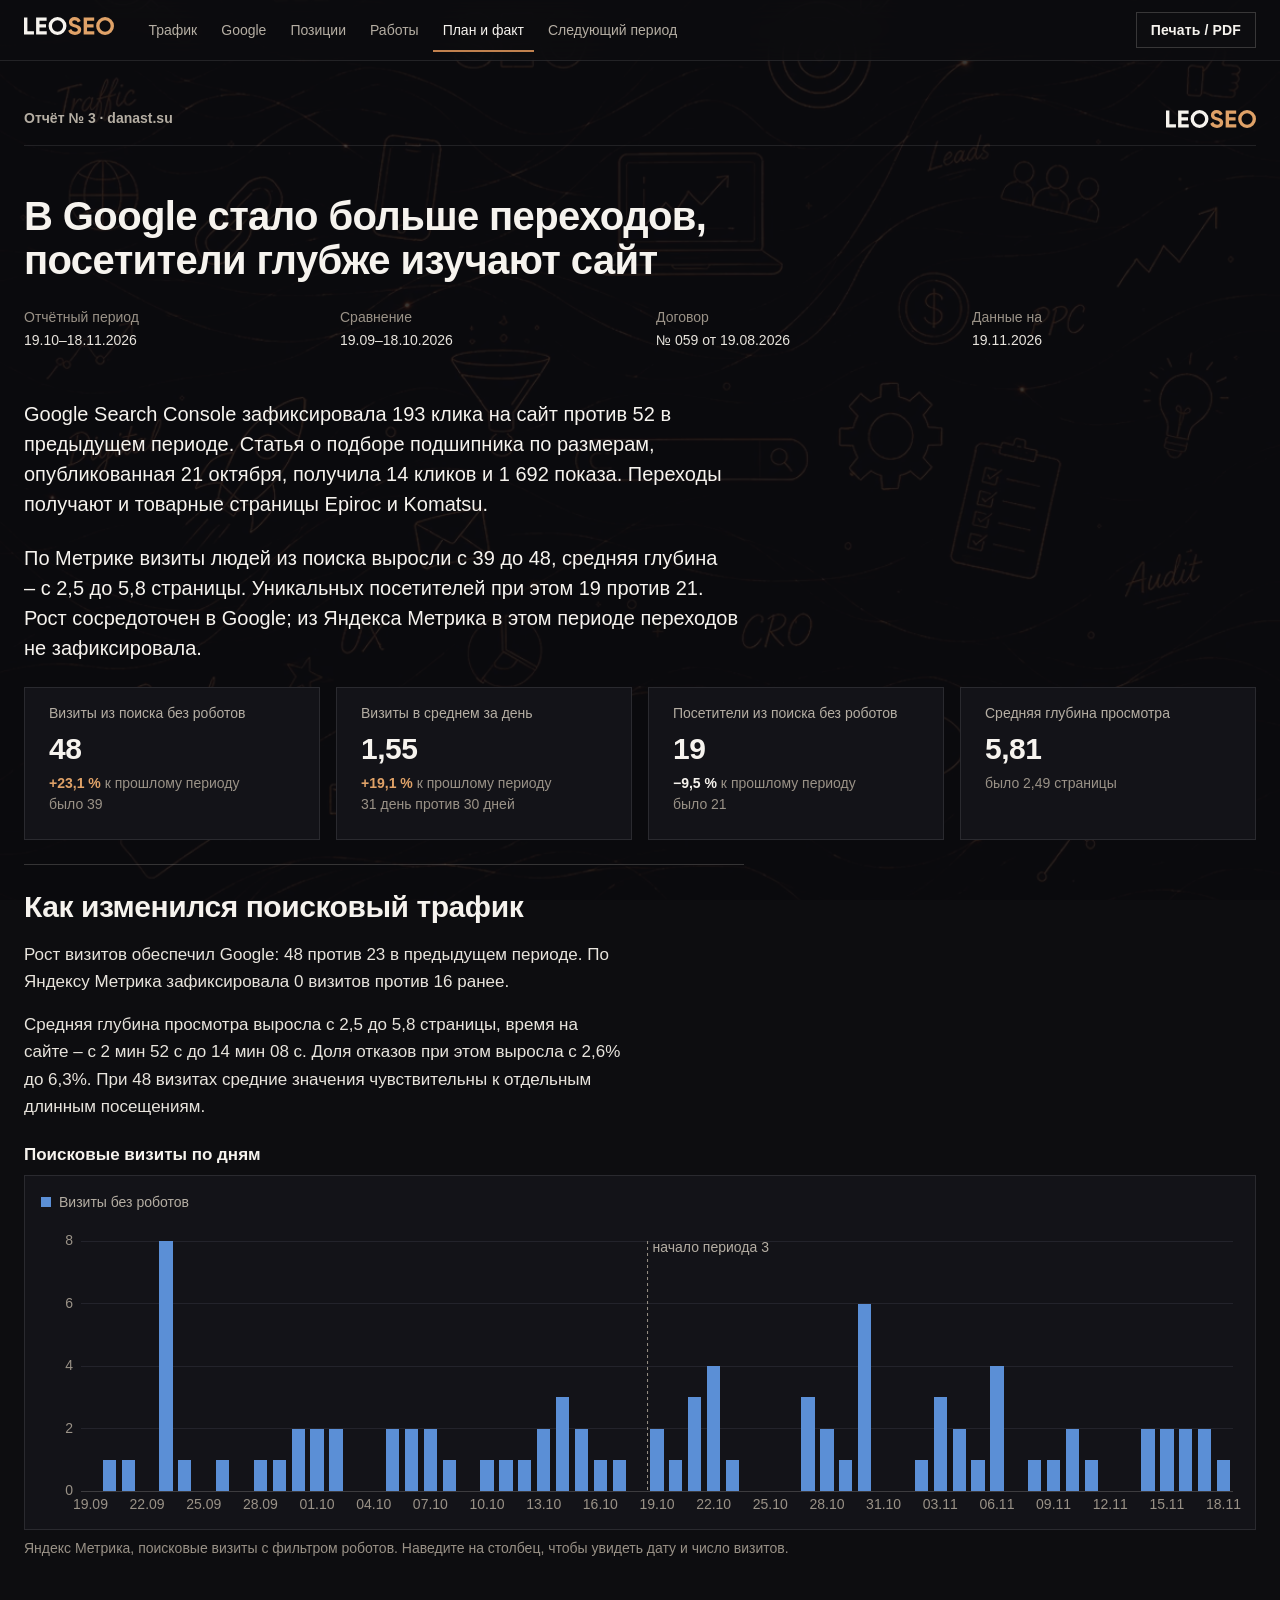
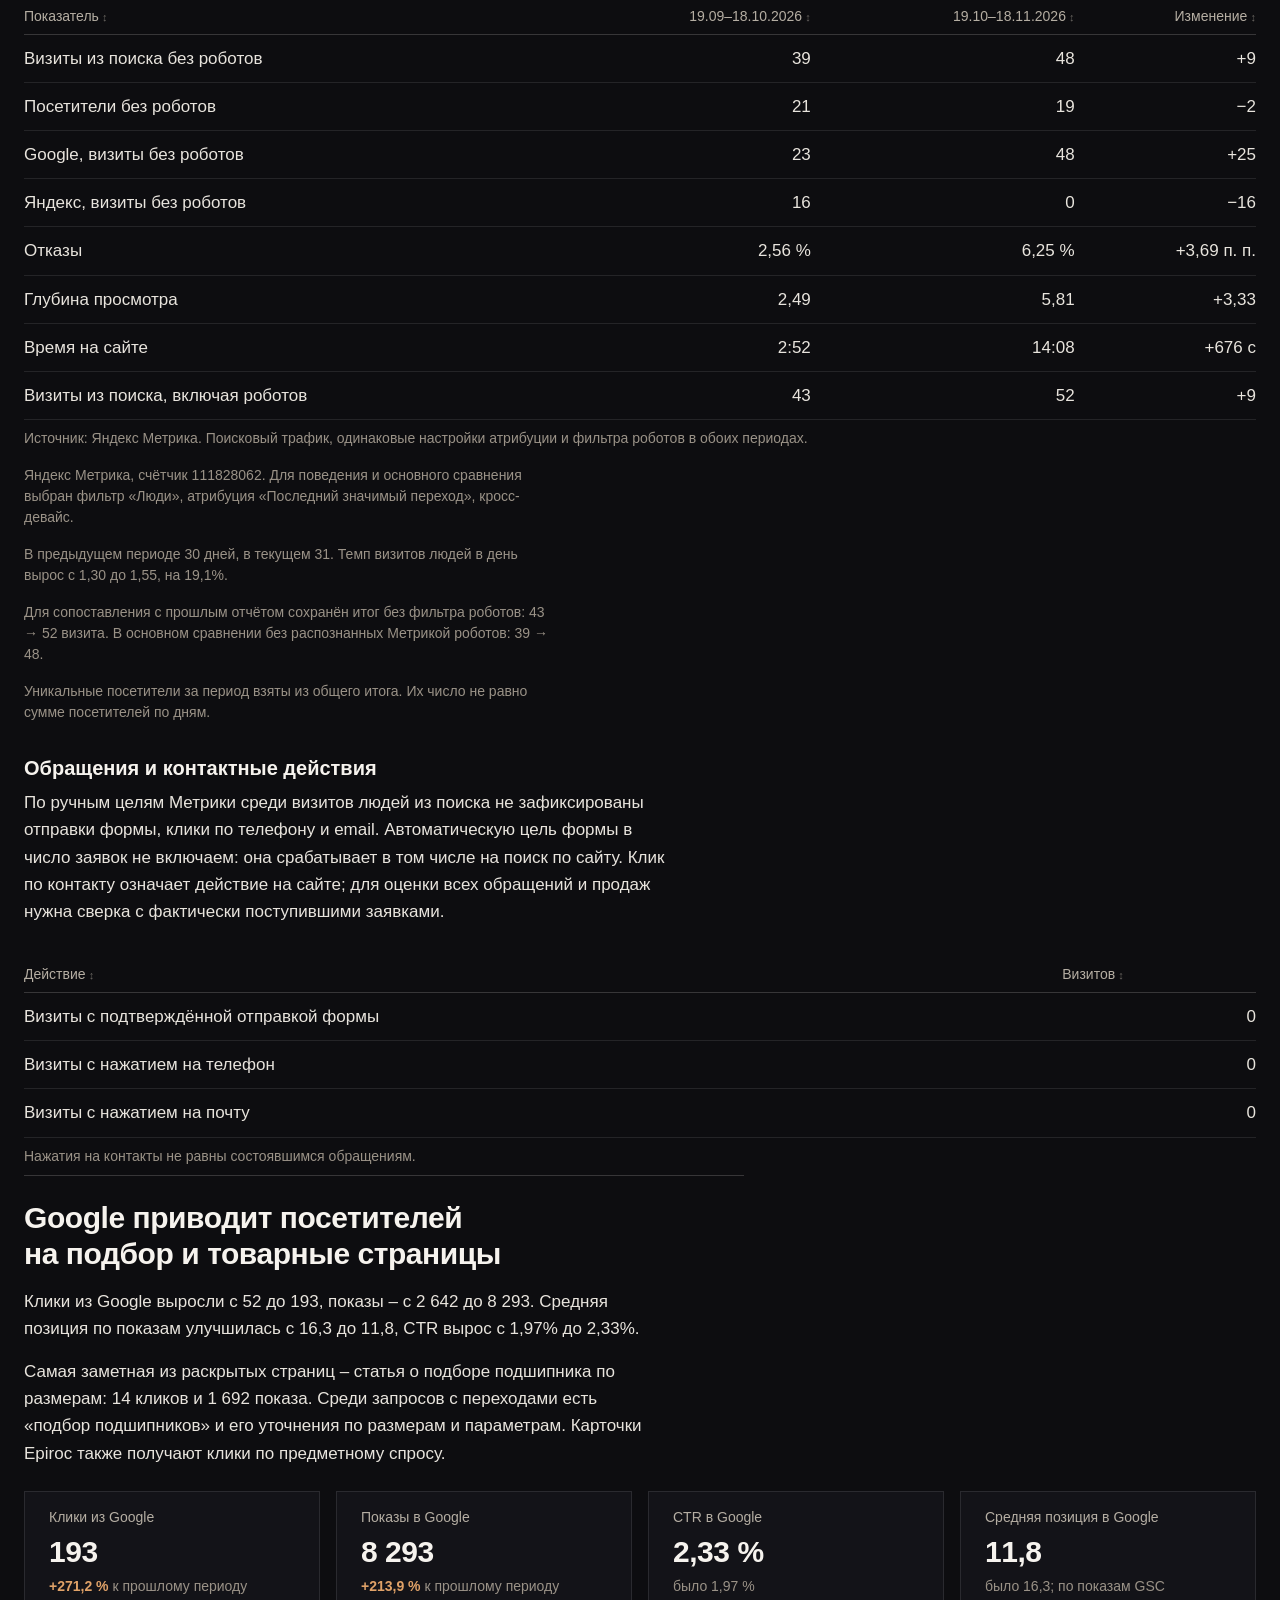
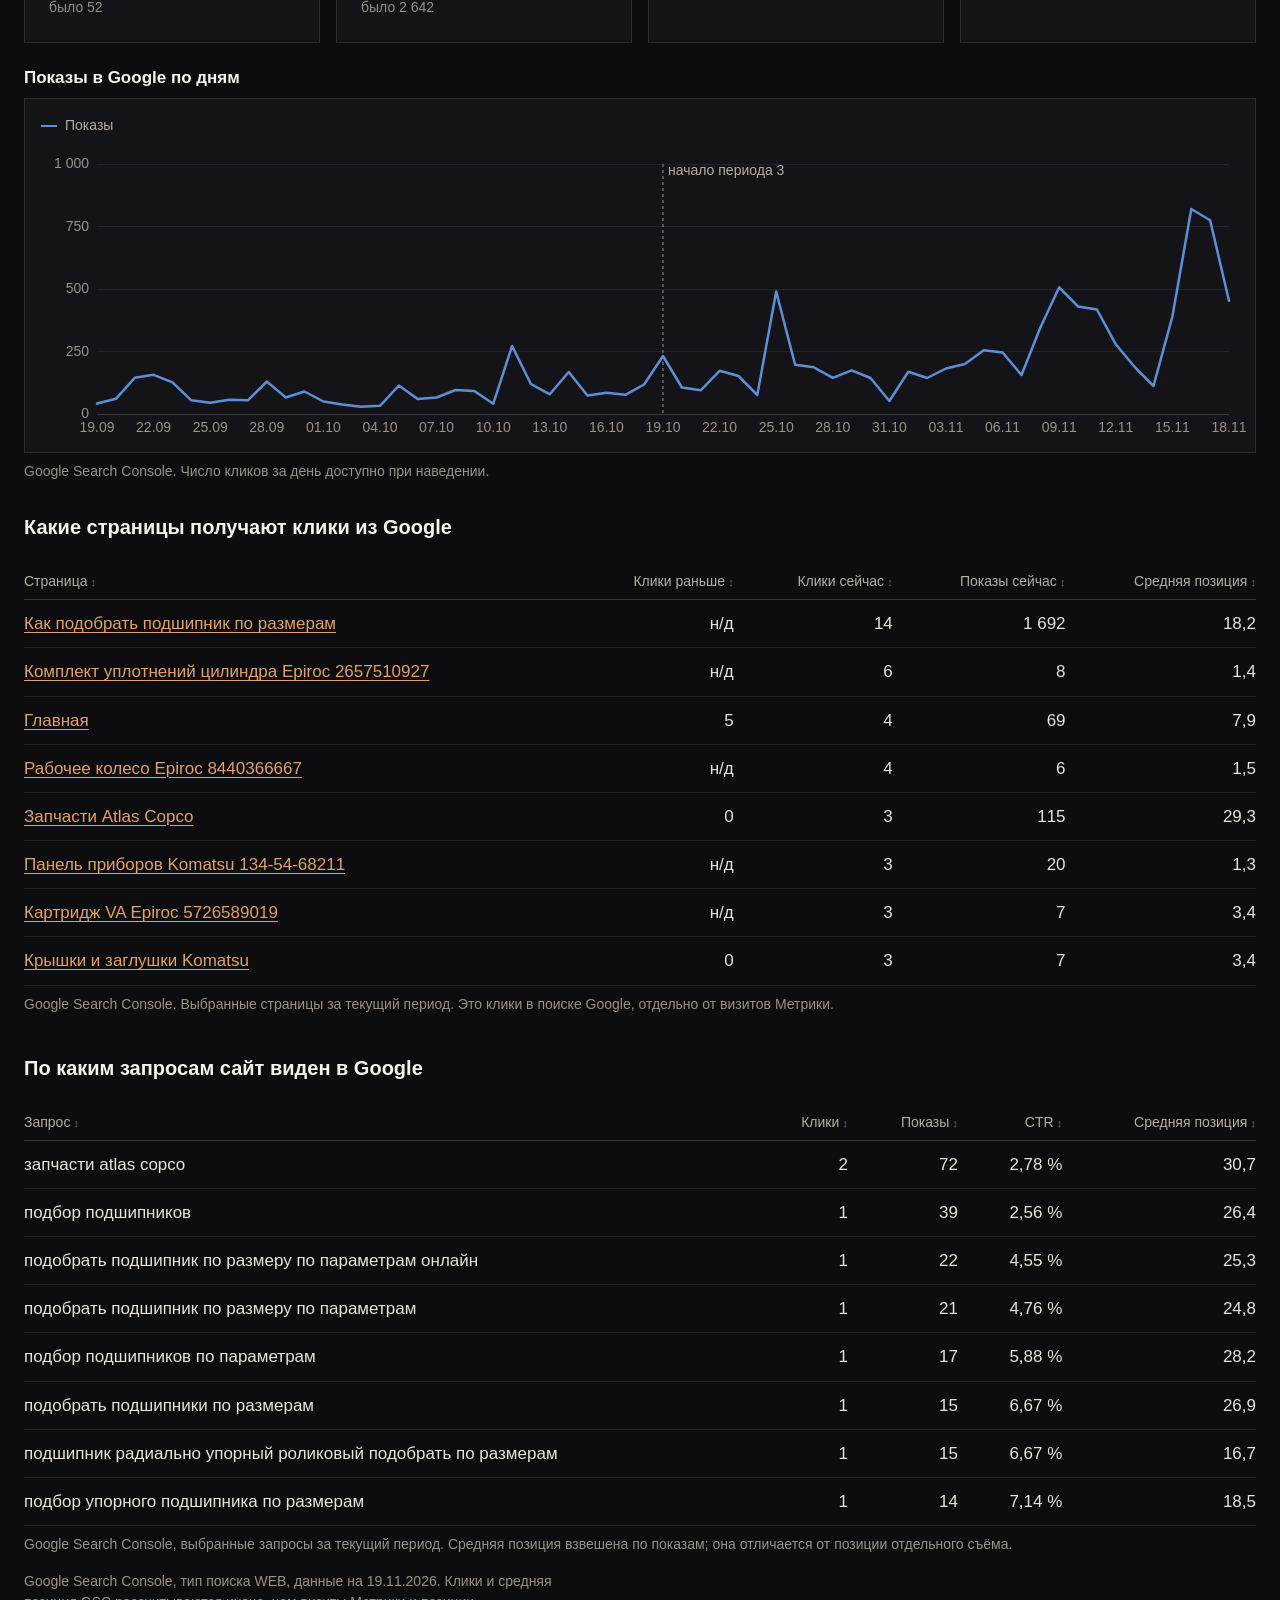
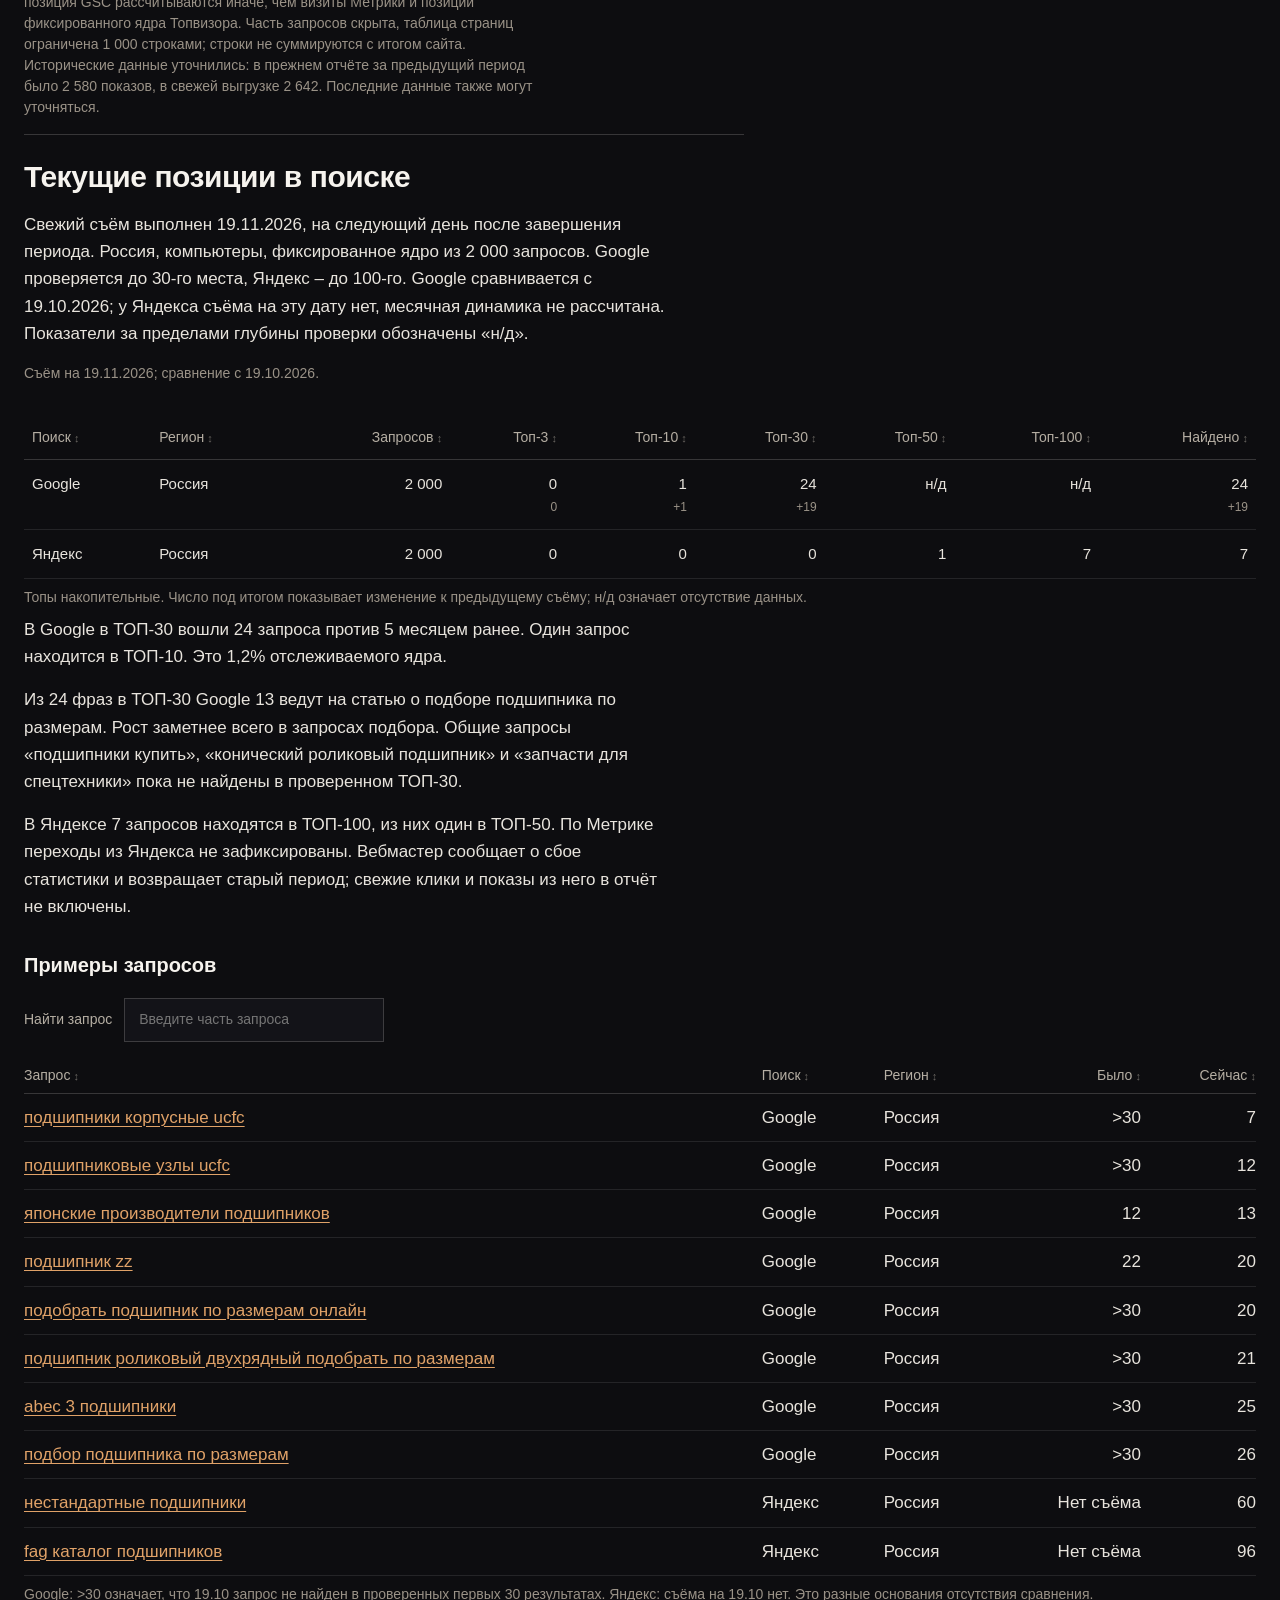
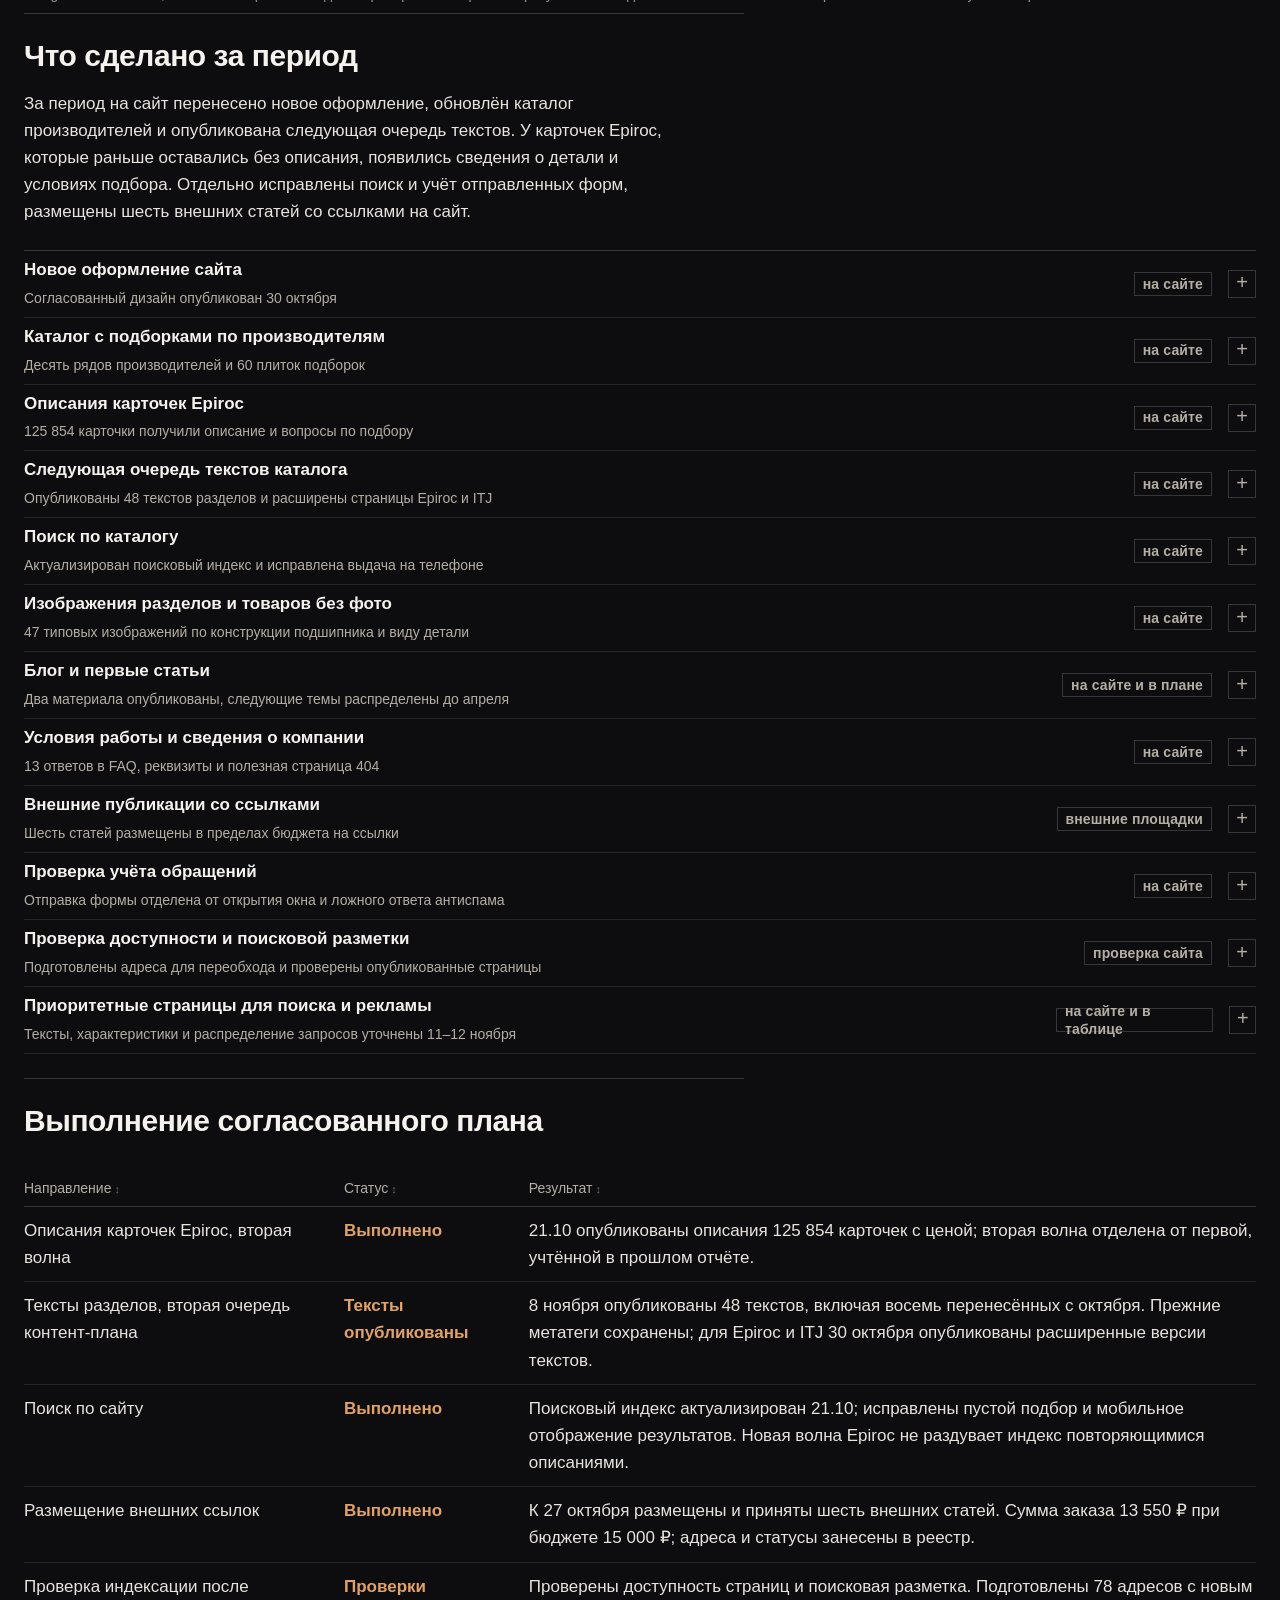
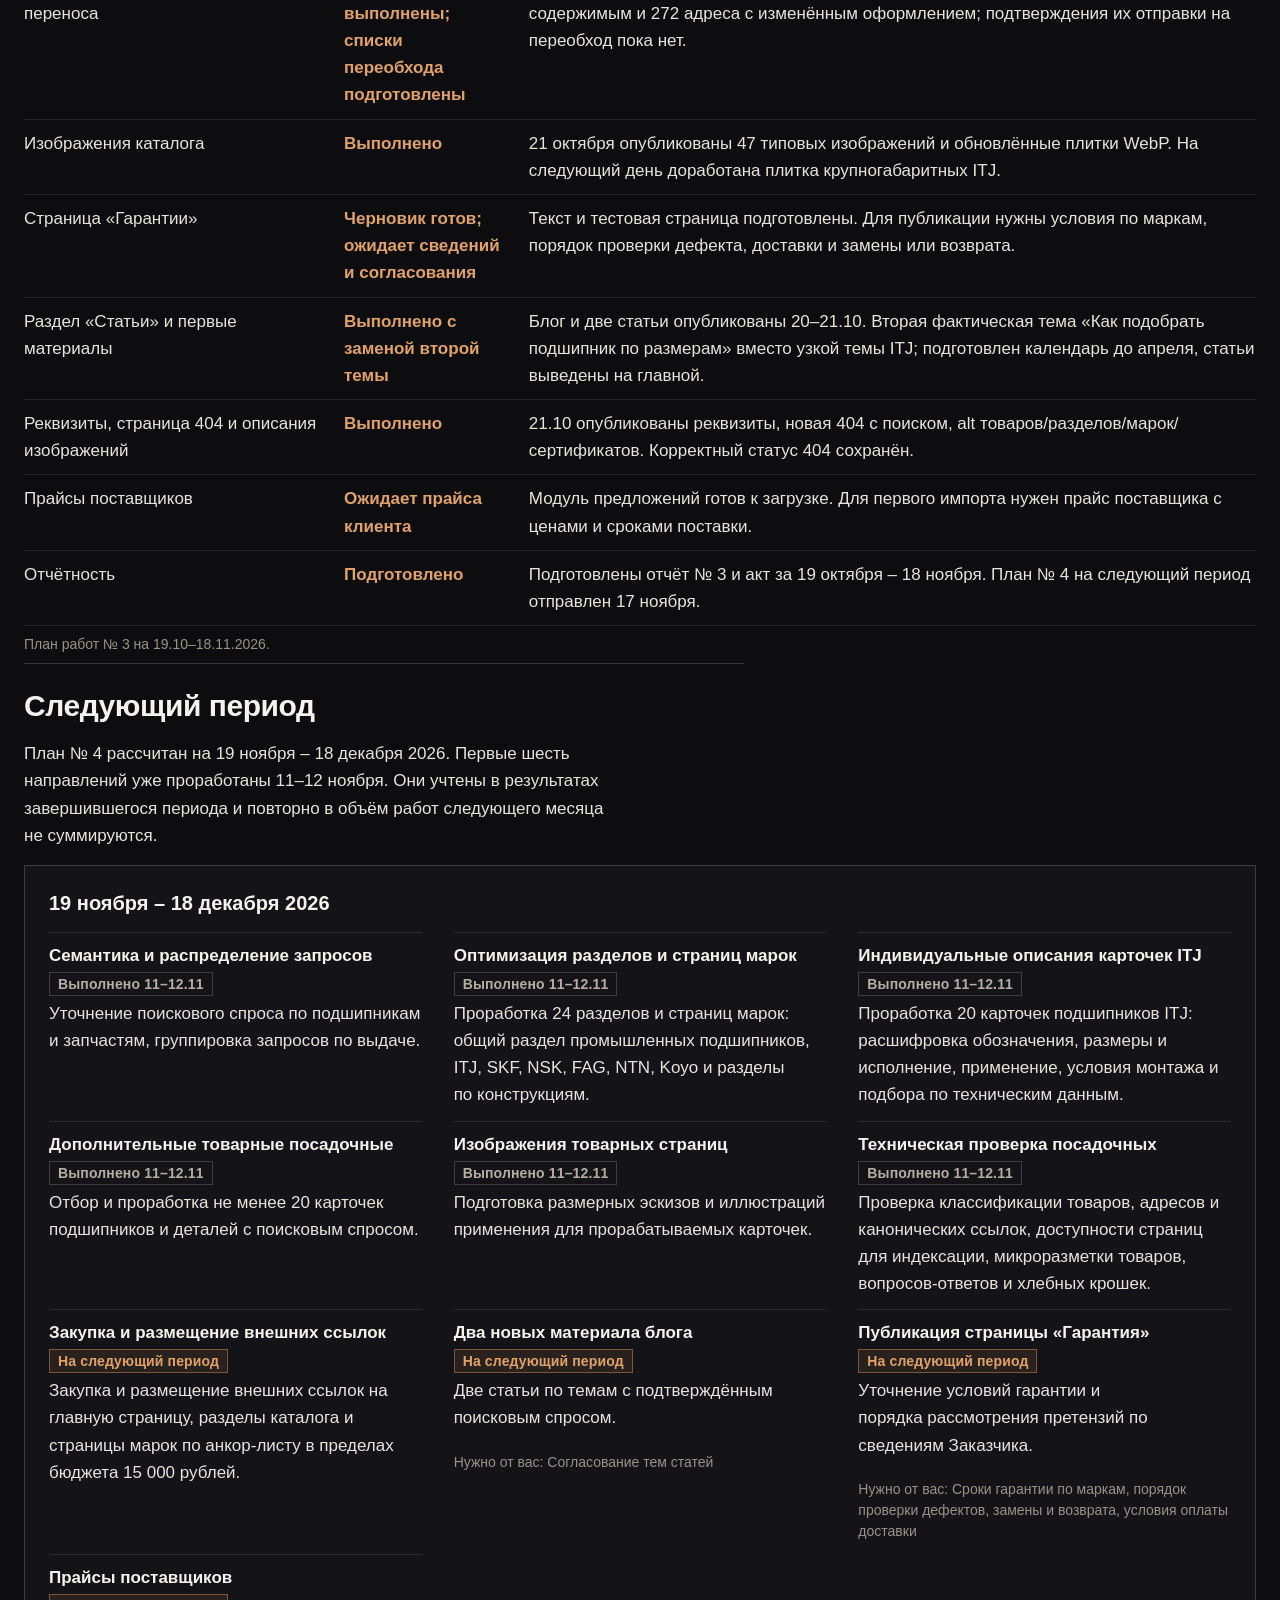
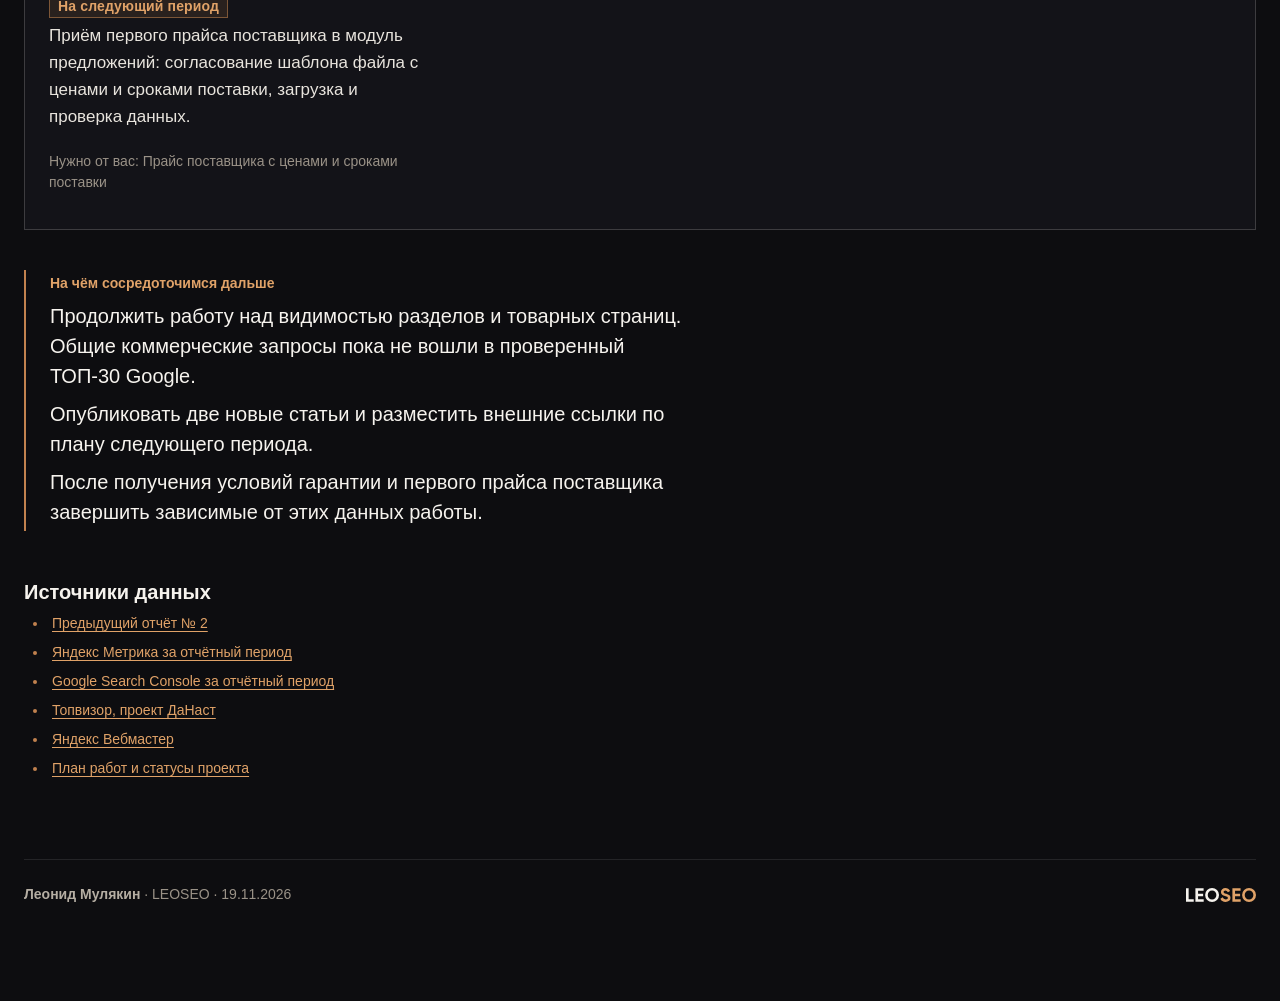
<file: danast/otchet-3/index.html>
<!doctype html><html lang="ru"><head>
<meta name="robots" content="noindex, nofollow"><meta charset="utf-8"><meta name="viewport" content="width=device-width, initial-scale=1"><title>danast.su · отчёт № 3 за 19.10–18.11.2026 · LEOSEO</title><style>/* Google Fonts (OFL, web licence). Manrope — display + figures; Golos Text — running text. Both have full Cyrillic. */


/* LEOSEO — colour tokens. One screen theme: dark (:root).
   The light palette exists only for print/PDF (@media print) and for print-preview cards ([data-theme="print"]).
   Contrast figures: dark — against the page (#0d0d10 + background art at 18 %, 99.9th percentile pixel);
   print — against white. */

:root{
  /* raw — ink (dark) */
  --n-deep:#08080a;--n-bg:#0d0d10;--n-s1:#131318;--n-s2:#191920;--n-grid:#23232b;
  --ink-0:#f6f3ee;--ink-1:#e8e4dd;--ink-2:#b5aea3;--ink-3:#9a9287;
  /* raw — paper (print) */
  --p-bg:#ffffff;--p-s1:#f7f5f1;--p-s2:#efece6;--p-grid:#e7e3dc;
  --pk-0:#14161a;--pk-1:#2b2824;--pk-2:#544e46;--pk-3:#6e675e;
  /* raw — copper */
  --cu-300:#e0a268;--cu-500:#c1814e;--cu-600:#b06f3c;--cu-700:#985e30;
  /* raw — blue (data) */
  --blue-500:#5b8fd6;--blue-700:#3d6fb8;
  /* raw — sand (third data series) */
  --sand-500:#7a7268;--sand-600:#8a8278;

  --bg-image-opacity:.18;
}

:root,[data-theme="dark"]{
  color-scheme:dark;
  --bg-deep:var(--n-deep);       /* tracks, wells, inset areas */
  --bg:var(--n-bg);              /* page, under the background art */
  --surface-1:var(--n-s1);       /* cards, figure frames — opaque, hides the art */
  --surface-2:var(--n-s2);       /* tooltip, hover, selected segment */
  --text-strong:var(--ink-0);    /* headings, lead — 14.7:1 */
  --text-body:var(--ink-1);      /* running text — 12.8:1 */
  --text-muted:var(--ink-2);     /* table heads, legend — 7.4:1 */
  --text-faint:var(--ink-3);     /* source, captions — 5.3:1 */
  --line:rgba(246,243,238,.10);
  --line-strong:rgba(246,243,238,.18);
  --grid:var(--n-grid);
  --accent:var(--cu-500);        /* graphics — 5.1:1; on surface 5.8:1 */
  --accent-text:var(--cu-300);   /* copper as text/link — 7.4:1 */
  --accent-line:var(--cu-500);
  --data-1:var(--blue-500);      /* on surface-1 5.6:1 */
  --data-2:var(--cu-500);        /* on surface-1 5.8:1 */
  --data-3:var(--sand-500);      /* on surface-1 3.9:1 — graphics only */
  --up:var(--cu-300);
  --down:var(--ink-0);
  --focus:var(--cu-300);
  --hover:rgba(246,243,238,.04);
}

[data-theme="print"]{
  color-scheme:light;
  --bg-deep:var(--p-s2);--bg:var(--p-bg);--surface-1:var(--p-s1);--surface-2:var(--p-s2);
  --text-strong:var(--pk-0);--text-body:var(--pk-1);--text-muted:var(--pk-2);--text-faint:var(--pk-3);
  --line:rgba(20,22,26,.12);--line-strong:rgba(20,22,26,.24);--grid:var(--p-grid);
  --accent:var(--cu-600);--accent-text:var(--cu-700);--accent-line:var(--cu-600);
  --data-1:var(--blue-700);--data-2:var(--cu-600);--data-3:var(--sand-600);
  --up:var(--cu-700);--down:var(--pk-0);--focus:var(--cu-700);--hover:rgba(20,22,26,.04);
}

@media print{
  :root,[data-theme="dark"]{
    color-scheme:light;
    --bg-deep:var(--p-s2);           /* 17.8:1 strong / 5.6:1 faint on white */
    --bg:var(--p-bg);--surface-1:var(--p-s1);--surface-2:var(--p-s2);
    --text-strong:var(--pk-0);--text-body:var(--pk-1);--text-muted:var(--pk-2);--text-faint:var(--pk-3);
    --line:rgba(20,22,26,.12);--line-strong:rgba(20,22,26,.24);--grid:var(--p-grid);
    --accent:var(--cu-600);--accent-text:var(--cu-700);--accent-line:var(--cu-600);
    --data-1:var(--blue-700);--data-2:var(--cu-600);--data-3:var(--sand-600);
    --up:var(--cu-700);--down:var(--pk-0);--focus:var(--cu-700);--hover:transparent;
  }
}

/* Six-step scale. Body 17 px desktop / 16 px phone and print. */
:root{
  --font-display:'Manrope',-apple-system,'Segoe UI',Arial,sans-serif;
  --font-text:'Golos Text','Manrope',-apple-system,'Segoe UI',Arial,sans-serif;
  --font-num:'Manrope',-apple-system,'Segoe UI',Arial,sans-serif; /* always with tabular-nums */

  --fs-1:14px;  /* source, caption, table head, legend, axis */
  --fs-2:17px;  /* body, table cells */
  --fs-3:20px;  /* lead, H3 */
  --fs-4:24px;  /* callout, accent numbers */
  --fs-5:30px;  /* H2 */
  --fs-6:40px;  /* H1 */

  --fw-text:400;
  --fw-medium:500;
  --fw-semibold:600;
  --fw-bold:700;
  --fw-display:800;

  --lh-text:1.6;
  --lh-lead:1.5;
  --lh-h3:1.3;
  --lh-h2:1.2;
  --lh-h1:1.12;
  --ls-display:-.015em;

  --measure:68ch;       /* running text ≈ 65–72 chars of Golos */
  --measure-lead:36em;  /* lead at 20 px ≈ 60–65 chars */

  /* semantic */
  --text-h1:var(--fw-display) var(--fs-6)/var(--lh-h1) var(--font-display);
  --text-h2:var(--fw-display) var(--fs-5)/var(--lh-h2) var(--font-display);
  --text-h3:var(--fw-bold) var(--fs-3)/var(--lh-h3) var(--font-display);
  --text-lead:var(--fw-text) var(--fs-3)/var(--lh-lead) var(--font-text);
  --text-body-font:var(--fw-text) var(--fs-2)/var(--lh-text) var(--font-text);
  --text-small:var(--fw-text) var(--fs-1)/1.5 var(--font-text);
}
@media (max-width:600px){
  :root{--fs-2:16px;--fs-3:18px;--fs-4:20px;--fs-5:24px;--fs-6:30px}
}
@media print{
  :root{--fs-1:12px;--fs-2:15px;--fs-3:17px;--fs-4:20px;--fs-5:24px;--fs-6:32px}
}

/* 8 px step. --sp-h (4 px) only inside dense rows. */
:root{
  --sp-h:4px;
  --sp-1:8px;--sp-2:16px;--sp-3:24px;--sp-4:32px;--sp-5:40px;--sp-6:48px;--sp-7:64px;--sp-8:80px;--sp-9:96px;

  --content-max:1080px;   /* page column */
  --page-pad:24px;        /* side padding */
  --hit:44px;             /* min tap target */

  --radius:0;             /* straight corners; 2 px max for tiny marks, never above 4 */
  --border:1px;           /* thin lines instead of shadows */
  --rule-accent:2px;      /* «Вывод» left rule */

  /* semantic */
  --space-section:var(--sp-8);  /* above H2 */
  --space-block:var(--sp-3);    /* between figure/table and text */
  --space-para:var(--sp-2);
}
@media (max-width:600px){
  :root{--page-pad:16px;--space-section:var(--sp-7)}
}

/* LEOSEO — motion, focus and state tokens (mechanics from leoseo.ru).
   Motion is a response to hover / press only. Nothing animates on scroll. */
:root{
  --ease:cubic-bezier(.22,.61,.36,1);
  /* durations: colour+border / lift+rotate / sheen; lifts: card hover / tilt card */
  --dur-fast:.16s;
  --dur-lift:.26s;
  --dur-sheen:.9s;
  --lift:-2px;
  --tilt-lift:-6px;
  --tilt-max:5deg;

  --focus-ring-color:var(--cu-300);  /* #e0a268 */
  --focus-ring-width:2px;
  --focus-ring-offset:2px;

  --copper-tint:rgba(193,129,78,.12);   /* selected chip, copper badge */
  --copper-edge:rgba(193,129,78,.55);   /* copper badge border */
  --bar-bg:rgba(13,13,16,.72);          /* sticky toolbar */
  --bar-bg-scrolled:rgba(8,8,10,.9);
  --bar-blur:14px;
  --bar-h:60px;

  --state-error:#e07a5f;    /* 6.6:1 on --bg-deep; always with «!» and text */
  --state-success:#8cbf9a;  /* 9.3:1 on --bg-deep; always with «✓» and text */
}
@media (prefers-reduced-motion:reduce){
  :root{
    --dur-fast:0s;
    --dur-lift:0s;
    --dur-sheen:0s;
    --lift:0px;
    --tilt-lift:0px;
    --tilt-max:0deg;
  }
}

/* Element defaults for report pages + print geometry. */
*,*::before,*::after{box-sizing:border-box}
html{-webkit-text-size-adjust:100%}
body{margin:0;background:var(--bg);color:var(--text-body);font:var(--text-body-font);font-feature-settings:"kern"}
/* fixed background art, as on leoseo.ru */
body::before{content:"";position:fixed;inset:0;z-index:-1;pointer-events:none;background:url([data-uri]) center/cover no-repeat;opacity:var(--bg-image-opacity)}
.ls-no-art::before,body.ls-no-art::before{display:none}
a{color:var(--accent-text);text-decoration:underline;text-decoration-thickness:1px;text-underline-offset:3px}
a:hover{color:var(--text-strong)}
:focus-visible{outline:2px solid var(--focus);outline-offset:2px}
b,strong{color:var(--text-strong);font-weight:var(--fw-semibold)}
::selection{background:var(--accent);color:var(--n-bg)}

.ls-screen-only{}
.ls-print-only{display:none}
.ls-break-before{}
.ls-avoid-break{break-inside:avoid}

@page{size:A4;margin:18mm 16mm 18mm 16mm}
@media print{
  body{background:#fff;-webkit-print-color-adjust:exact;print-color-adjust:exact}
  body::before{display:none}
  .ls-screen-only{display:none!important}
  .ls-print-only{display:block}
  .ls-break-before{break-before:page}
}

/* Component classes (ls-*). Used by the React components in Claude Design; usable in plain HTML too. */

/* page */
.ls-page{background:transparent;color:var(--text-body);font:var(--text-body-font);min-height:100%}
.ls-page__inner{max-width:var(--content-max);margin:0 auto;padding:var(--sp-6) var(--page-pad) var(--sp-9)}

/* logo — url resolved relative to this file */
.ls-logo{display:inline-block;aspect-ratio:201/40;background:url([data-uri]) left center/contain no-repeat;flex:none}
[data-theme="print"] .ls-logo{background-image:url([data-uri])}
@media print{.ls-logo,[data-theme] .ls-logo{background-image:url([data-uri])!important}}

/* report header */
.ls-head{margin:0 0 var(--sp-6)}
.ls-head__bar{display:flex;align-items:center;justify-content:space-between;gap:var(--sp-2);flex-wrap:wrap;padding-bottom:var(--sp-2);border-bottom:var(--border) solid var(--line)}
.ls-head__client{font:var(--fw-semibold) var(--fs-1)/1.4 var(--font-display);color:var(--text-muted)}
.ls-h1{font:var(--text-h1);letter-spacing:var(--ls-display);color:var(--text-strong);margin:var(--sp-6) 0 var(--sp-3);max-width:22em;text-wrap:balance}
.ls-head__meta{display:grid;grid-template-columns:repeat(auto-fit,minmax(200px,1fr));gap:var(--sp-2) var(--sp-4);margin:0}
.ls-head__meta div{min-width:0}
.ls-head__meta dt{font:var(--text-small);color:var(--text-faint);margin:0 0 2px}
.ls-head__meta dd{font:var(--fw-medium) var(--fs-1)/1.5 var(--font-text);color:var(--text-body);margin:0}

/* headings & text */
.ls-h2{font:var(--text-h2);letter-spacing:var(--ls-display);color:var(--text-strong);margin:var(--space-section) 0 var(--sp-2);padding-top:var(--sp-3);border-top:var(--border) solid var(--line-strong);max-width:24em;text-wrap:balance;break-after:avoid}
.ls-h2:first-child{margin-top:0}
.ls-h3{font:var(--text-h3);color:var(--text-strong);margin:var(--sp-4) 0 var(--sp-1);max-width:30em;text-wrap:balance;break-after:avoid}
.ls-h3:first-child{margin-top:0}
.ls-lead{font:var(--text-lead);color:var(--text-strong);max-width:var(--measure-lead);margin:0 0 var(--sp-3);text-wrap:pretty}
.ls-p{max-width:var(--measure);margin:0 0 var(--space-para);text-wrap:pretty}
.ls-p:last-child{margin-bottom:0}
.ls-bullets{max-width:var(--measure);margin:0 0 var(--space-para);padding-left:var(--sp-3)}
.ls-bullets li{margin:0 0 var(--sp-1);padding-left:var(--sp-h)}
.ls-bullets li::marker{color:var(--accent)}
.ls-note{font:var(--text-small);color:var(--text-faint);max-width:var(--measure);margin:var(--sp-1) 0 var(--sp-2)}
.ls-note b{color:var(--text-muted);font-weight:var(--fw-semibold)}

/* callout quote */
.ls-quote{margin:var(--sp-5) 0;padding:var(--sp-3) 0;border-top:var(--border) solid var(--line-strong);border-bottom:var(--border) solid var(--line-strong);max-width:46em;break-inside:avoid}
.ls-quote p{font:var(--fw-semibold) var(--fs-4)/1.4 var(--font-display);color:var(--text-strong);margin:0;text-wrap:pretty}
.ls-quote footer{font:var(--text-small);color:var(--text-faint);margin-top:var(--sp-2)}

/* conclusion */
.ls-conc{margin:var(--sp-5) 0;padding:var(--sp-h) 0 var(--sp-h) var(--sp-3);border-left:var(--rule-accent) solid var(--accent-line);max-width:calc(var(--measure) + var(--sp-3));break-inside:avoid}
.ls-conc__t{font:var(--fw-bold) var(--fs-1)/1.4 var(--font-display);color:var(--accent-text);margin:0 0 var(--sp-1)}
.ls-conc__b{font:var(--fw-medium) var(--fs-3)/1.5 var(--font-text);color:var(--text-strong);margin:0}
.ls-conc__b p{margin:0 0 var(--sp-1)}

/* figure */
.ls-fig{margin:var(--space-block) 0;break-inside:avoid}
.ls-fig__frame{position:relative;border:var(--border) solid var(--line);background:var(--surface-1);padding:var(--sp-2) var(--sp-2) var(--sp-1)}
.ls-fig__title{font:var(--fw-bold) var(--fs-2)/1.35 var(--font-display);color:var(--text-strong);margin:0 0 var(--sp-1)}
.ls-fig__cap{font:var(--text-small);color:var(--text-faint);margin:var(--sp-1) 0 0}
.ls-legend{display:flex;flex-wrap:wrap;gap:var(--sp-1) var(--sp-3);font:var(--text-small);color:var(--text-muted);margin:0 0 var(--sp-1);padding:0;list-style:none}
.ls-legend li{display:flex;align-items:center;gap:var(--sp-1)}
.ls-legend i{display:inline-block;width:10px;height:10px;flex:none}
.ls-legend i.is-line{width:16px;height:2px}
.ls-chart{display:block;width:100%;height:auto;overflow:visible;touch-action:pan-y}
.ls-chart text{font-family:var(--font-text);font-size:var(--fs-1);fill:var(--text-faint);font-variant-numeric:tabular-nums}
.ls-chart .yr{fill:var(--text-muted);font-weight:var(--fw-semibold)}
.ls-chart .lbl{font-family:var(--font-display);font-weight:var(--fw-bold)}
.ls-tip{position:absolute;z-index:2;pointer-events:none;background:var(--surface-2);border:var(--border) solid var(--line-strong);color:var(--text-strong);font:var(--text-small);padding:var(--sp-1) 12px;min-width:170px}
.ls-tip__h{font-weight:var(--fw-semibold);margin-bottom:2px}
.ls-tip__r{display:flex;justify-content:space-between;gap:var(--sp-2);color:var(--text-muted)}
.ls-tip__r b{font-family:var(--font-num);font-variant-numeric:tabular-nums;color:var(--text-strong);font-weight:var(--fw-semibold)}
.ls-tip__r i{display:inline-block;width:8px;height:8px;margin-right:6px}
@media print{.ls-tip{display:none!important}}

/* number table */
.ls-table{width:100%;border-collapse:collapse;margin:var(--sp-2) 0 var(--sp-1);font:var(--text-body-font);table-layout:auto}
.ls-table caption{caption-side:bottom;text-align:left;font:var(--text-small);color:var(--text-faint);padding-top:var(--sp-1)}
.ls-table th{text-align:left;font:var(--fw-medium) var(--fs-1)/1.35 var(--font-text);color:var(--text-muted);padding:var(--sp-1) 12px;border-bottom:var(--border) solid var(--line-strong);vertical-align:bottom}
.ls-table td{padding:10px 12px;border-bottom:var(--border) solid var(--line);vertical-align:baseline}
.ls-table th:first-child,.ls-table td:first-child{padding-left:0}
.ls-table th:last-child,.ls-table td:last-child{padding-right:0}
.ls-table .num{text-align:right;font-family:var(--font-num);font-variant-numeric:tabular-nums;white-space:nowrap}
.ls-table tfoot td{border-top:var(--border) solid var(--line-strong);border-bottom:0;color:var(--text-strong);font-weight:var(--fw-semibold)}
.ls-share{display:flex;align-items:center;justify-content:flex-end;gap:12px}
.ls-share__bar{position:relative;width:96px;height:8px;background:var(--bg-deep);outline:1px solid var(--line);outline-offset:-1px;flex:none}
.ls-share__bar span{position:absolute;inset:0 auto 0 0;background:var(--data-1)}
.ls-share b{min-width:3.6em;text-align:right;font-family:var(--font-num);font-variant-numeric:tabular-nums}
@media (max-width:600px){
  .ls-table{font-size:15px}
  .ls-table th,.ls-table td{padding-left:6px;padding-right:6px}
  .ls-share{flex-direction:column;align-items:flex-end;gap:4px}
  .ls-share__bar{width:56px;height:6px}
}

/* change list */
.ls-chg{list-style:none;margin:var(--sp-2) 0;padding:0;max-width:40em}
.ls-chg li{display:flex;justify-content:space-between;align-items:baseline;gap:var(--sp-2);padding:10px 0;min-height:var(--hit);border-bottom:var(--border) solid var(--line)}
.ls-chg li:first-child{border-top:var(--border) solid var(--line)}
.ls-chg__v{font:var(--fw-bold) var(--fs-2)/1.4 var(--font-num);font-variant-numeric:tabular-nums;white-space:nowrap;color:var(--down)}
.ls-chg__v.is-up{color:var(--up)}
.ls-chg__v.is-flat{color:var(--text-muted)}
.ls-chg__a{display:inline-block;width:1em;text-align:center;margin-right:2px;font-weight:var(--fw-semibold)}

/* reasons */
.ls-why{list-style:none;margin:var(--sp-2) 0 0;padding:0;counter-reset:w}
.ls-why>li{counter-increment:w;position:relative;padding:var(--sp-3) 0 var(--sp-3) 64px;border-top:var(--border) solid var(--line)}
.ls-why>li::before{content:counter(w);position:absolute;left:0;top:var(--sp-3);font:var(--fw-display) var(--fs-5)/1 var(--font-num);color:var(--accent);font-variant-numeric:tabular-nums}
.ls-why>li>.ls-h3{margin:0 0 var(--sp-1)}
@media (max-width:600px){.ls-why>li{padding-left:44px}}

/* plan month */
.ls-plan{border:var(--border) solid var(--line-strong);background:var(--surface-1);padding:var(--sp-3);margin:0 0 var(--sp-2)}
.ls-plan__h{display:flex;justify-content:space-between;align-items:baseline;gap:var(--sp-2);flex-wrap:wrap;margin:0 0 var(--sp-2)}
.ls-plan__h h3{margin:0}
.ls-plan__n{font:var(--text-small);color:var(--text-faint)}
.ls-plan ul{list-style:none;margin:0;padding:0;display:grid;grid-template-columns:repeat(auto-fill,minmax(min(100%,300px),1fr));column-gap:var(--sp-4)}
.ls-plan li{padding:12px 0;border-top:var(--border) solid var(--line);display:grid;gap:var(--sp-h);align-content:start;break-inside:avoid}
.ls-plan__pg{font:var(--fw-semibold) var(--fs-2)/1.35 var(--font-display);color:var(--text-strong)}
.ls-plan__m{display:flex;flex-wrap:wrap;align-items:baseline;gap:var(--sp-h) var(--sp-1);font:var(--text-small);color:var(--text-faint)}
.ls-plan__m .q{color:var(--text-muted)}
.ls-plan__m .v{font-family:var(--font-num);font-variant-numeric:tabular-nums;color:var(--text-muted);white-space:nowrap}
.ls-tag{display:inline-block;font:var(--fw-semibold) var(--fs-1)/1 var(--font-display);padding:3px 6px;border:var(--border) solid var(--line-strong);color:var(--text-muted);white-space:nowrap}
.ls-tag.is-new{color:var(--accent-text);border-color:var(--accent-line)}

/* forecast */
.ls-fc{margin:var(--space-block) 0;break-inside:avoid}
.ls-fc__grp{padding:var(--sp-2) 0;border-top:var(--border) solid var(--line)}
.ls-fc__grp:last-of-type{border-bottom:var(--border) solid var(--line)}
.ls-fc__t{font:var(--fw-bold) var(--fs-2)/1.35 var(--font-display);color:var(--text-strong);margin:0 0 var(--sp-1)}
.ls-fc__row{display:grid;grid-template-columns:minmax(0,9.5em) minmax(0,1fr);align-items:center;gap:var(--sp-2);min-height:32px}
.ls-fc__nm{font:var(--text-small);color:var(--text-muted)}
.ls-fc__row.is-main .ls-fc__nm{color:var(--text-strong);font-weight:var(--fw-semibold)}
.ls-fc__trk{position:relative;height:20px}
.ls-fc__bar{position:absolute;left:0;top:4px;height:12px;background:var(--data-3)}
.ls-fc__row.is-main .ls-fc__bar{background:var(--data-2)}
.ls-fc__val{position:absolute;top:0;font:var(--fw-bold) var(--fs-1)/20px var(--font-num);font-variant-numeric:tabular-nums;color:var(--text-strong);padding-left:var(--sp-1);white-space:nowrap}
.ls-fc__now{position:absolute;top:-6px;bottom:-6px;width:0;border-left:1px dashed var(--text-faint)}
.ls-fc__key{display:flex;align-items:center;gap:var(--sp-1);font:var(--text-small);color:var(--text-faint);margin:var(--sp-1) 0 0}
.ls-fc__key i{display:inline-block;width:0;height:14px;border-left:1px dashed var(--text-faint)}
@media (max-width:600px){.ls-fc__row{grid-template-columns:minmax(0,7.5em) minmax(0,1fr);gap:var(--sp-1)}}

/* signature */
.ls-sign{display:flex;flex-wrap:wrap;align-items:center;justify-content:space-between;gap:var(--sp-2);margin-top:var(--sp-8);padding-top:var(--sp-3);border-top:var(--border) solid var(--line);font:var(--text-small);color:var(--text-faint)}
.ls-sign p{margin:0}
.ls-sign b{color:var(--text-muted);font-weight:var(--fw-semibold)}

/* columns */
.ls-cols{display:grid;grid-template-columns:repeat(auto-fit,minmax(min(100%,420px),1fr));gap:var(--sp-3) var(--sp-5);align-items:start}

/* page break marker on screen */
.ls-pb{height:0;margin:0;border:0}
@media print{.ls-pb{break-after:page}
  .ls-page__inner{max-width:none;padding:0}
  .ls-fig__frame{background:transparent}
  .ls-plan{background:transparent}
}

/* ───── interactive ───── */
.ls-btn-reset{appearance:none;background:none;border:0;margin:0;padding:0;font:inherit;color:inherit;cursor:pointer;border-radius:0}

/* card */
.ls-card{position:relative;display:grid;align-content:start;gap:var(--sp-1);background:var(--surface-1);border:var(--border) solid var(--line);padding:var(--sp-2) var(--sp-3) var(--sp-3);min-width:0;color:var(--text-body);text-decoration:none}
a.ls-card:hover{border-color:var(--line-strong);background:var(--surface-2);color:var(--text-body)}
.ls-card__top{display:flex;justify-content:space-between;align-items:baseline;gap:var(--sp-2)}
.ls-card__t{font:var(--fw-medium) var(--fs-1)/1.4 var(--font-text);color:var(--text-muted);margin:0}
.ls-card.is-page .ls-card__t,.ls-card.is-task .ls-card__t{font:var(--fw-semibold) var(--fs-2)/1.35 var(--font-display);color:var(--text-strong)}
.ls-card__v{font:var(--fw-display) var(--fs-5)/1.1 var(--font-num);font-variant-numeric:tabular-nums;color:var(--text-strong);letter-spacing:var(--ls-display);margin:0}
.ls-card.is-page .ls-card__v,.ls-card.is-task .ls-card__v{font:var(--fw-bold) var(--fs-3)/1.2 var(--font-num)}
.ls-card__c{font:var(--text-small);color:var(--text-faint);margin:0}
.ls-card__chg{font:var(--fw-bold) var(--fs-1)/1.4 var(--font-num);font-variant-numeric:tabular-nums;color:var(--down);white-space:nowrap}
.ls-card__chg.is-up{color:var(--up)}
.ls-card__spark{display:block;width:100%;height:36px;margin-top:var(--sp-1)}
.ls-cards{display:grid;grid-template-columns:repeat(auto-fit,minmax(min(100%,220px),1fr));gap:var(--sp-2);margin:var(--space-block) 0}
.ls-status{font:var(--fw-semibold) var(--fs-1)/1 var(--font-display);padding:3px 6px;border:var(--border) solid var(--line-strong);color:var(--text-muted);white-space:nowrap}
.ls-status.is-done{color:var(--text-strong);border-color:var(--text-faint)}
.ls-status.is-doing{color:var(--accent-text);border-color:var(--accent-line)}

/* segmented control */
.ls-seg{display:inline-flex;border:var(--border) solid var(--line-strong);background:var(--bg-deep);max-width:100%;flex-wrap:wrap}
.ls-seg__o{min-height:36px;min-width:44px;padding:0 var(--sp-2);font:var(--fw-semibold) var(--fs-1)/1 var(--font-display);color:var(--text-muted);border-right:var(--border) solid var(--line)}
.ls-seg__o:last-child{border-right:0}
.ls-seg__o:hover{color:var(--text-strong)}
.ls-seg__o[aria-checked="true"],.ls-seg__o[aria-selected="true"]{background:var(--surface-2);color:var(--text-strong);box-shadow:inset 0 -2px 0 var(--text-strong)}
.ls-seg__o:focus-visible{outline-offset:-2px}
.ls-controls{display:flex;flex-wrap:wrap;align-items:center;justify-content:space-between;gap:var(--sp-1) var(--sp-3);margin:var(--sp-3) 0 calc(-1 * var(--sp-1))}
.ls-tabs{display:flex;gap:0;border-bottom:var(--border) solid var(--line-strong);overflow-x:auto;scrollbar-width:none}
.ls-tabs .ls-seg__o{border:0;background:none;min-height:44px;padding:0 var(--sp-2)}
.ls-tabs .ls-seg__o:first-child{padding-left:0}
.ls-tabs .ls-seg__o[aria-selected="true"]{background:none;box-shadow:inset 0 -2px 0 var(--accent)}

/* toggle */
.ls-tgl{display:inline-flex;align-items:center;gap:12px;min-height:44px;font:var(--text-small);color:var(--text-muted);cursor:pointer;user-select:none}
.ls-tgl:hover{color:var(--text-strong)}
.ls-tgl__sw{position:relative;width:36px;height:20px;border:var(--border) solid var(--line-strong);background:var(--bg-deep);flex:none}
.ls-tgl__sw::after{content:"";position:absolute;top:2px;left:2px;width:14px;height:14px;background:var(--text-faint)}
.ls-tgl[aria-checked="true"]{color:var(--text-strong)}
.ls-tgl[aria-checked="true"] .ls-tgl__sw{border-color:var(--accent-line)}
.ls-tgl[aria-checked="true"] .ls-tgl__sw::after{left:18px;background:var(--accent)}
.ls-tgl__dot{display:inline-block;width:10px;height:10px;flex:none}

/* range slider */
.ls-range{display:grid;gap:var(--sp-1);margin:var(--sp-2) 0;max-width:40em}
.ls-range__h{display:flex;justify-content:space-between;align-items:baseline;gap:var(--sp-2)}
.ls-range__l{font:var(--fw-medium) var(--fs-2)/1.4 var(--font-text);color:var(--text-strong)}
.ls-range__o{font:var(--fw-display) var(--fs-4)/1 var(--font-num);font-variant-numeric:tabular-nums;color:var(--text-strong);white-space:nowrap}
.ls-range__o small{font:var(--fw-medium) var(--fs-1)/1 var(--font-text);color:var(--text-faint);margin-left:6px}
.ls-range input{-webkit-appearance:none;appearance:none;width:100%;height:44px;margin:0;background:transparent;cursor:pointer}
.ls-range input::-webkit-slider-runnable-track{height:4px;background:linear-gradient(to right,var(--accent) var(--p),var(--bg-deep) var(--p));outline:1px solid var(--line-strong)}
.ls-range input::-moz-range-track{height:4px;background:var(--bg-deep);outline:1px solid var(--line-strong)}
.ls-range input::-moz-range-progress{height:4px;background:var(--accent)}
.ls-range input::-webkit-slider-thumb{-webkit-appearance:none;width:20px;height:20px;margin-top:-8px;background:var(--text-strong);border:2px solid var(--bg);border-radius:0}
.ls-range input::-moz-range-thumb{width:16px;height:16px;background:var(--text-strong);border:2px solid var(--bg);border-radius:0}
.ls-range input:focus-visible{outline:none}
.ls-range input:focus-visible::-webkit-slider-thumb{outline:2px solid var(--focus);outline-offset:2px}
.ls-range input:focus-visible::-moz-range-thumb{outline:2px solid var(--focus);outline-offset:2px}
.ls-range__ax{display:flex;justify-content:space-between;font:var(--text-small);color:var(--text-faint);font-variant-numeric:tabular-nums;margin-top:calc(-1 * var(--sp-1))}
.ls-outs{display:grid;grid-template-columns:repeat(auto-fit,minmax(min(100%,180px),1fr));gap:var(--sp-2);margin:var(--sp-2) 0}
.ls-out{border-top:var(--border) solid var(--line-strong);padding-top:var(--sp-1)}
.ls-out dt{font:var(--text-small);color:var(--text-faint);margin:0}
.ls-out dd{margin:var(--sp-h) 0 0;font:var(--fw-display) var(--fs-4)/1.2 var(--font-num);font-variant-numeric:tabular-nums;color:var(--text-strong)}

/* accordion */
.ls-acc{margin:var(--space-block) 0;border-top:var(--border) solid var(--line-strong)}
.ls-acc__i{border-bottom:var(--border) solid var(--line)}
.ls-acc__h{margin:0}
.ls-acc__b{display:flex;width:100%;align-items:center;justify-content:space-between;gap:var(--sp-2);min-height:56px;padding:var(--sp-1) 0;text-align:left;font:var(--fw-semibold) var(--fs-2)/1.35 var(--font-display);color:var(--text-strong)}
.ls-acc__b:hover{color:var(--accent-text)}
.ls-acc__b:focus-visible{outline-offset:-2px}
.ls-acc__m{display:flex;align-items:center;gap:var(--sp-2);font:var(--text-small);color:var(--text-faint);flex:none}
.ls-acc__g{display:inline-grid;place-items:center;width:28px;height:28px;border:var(--border) solid var(--line-strong);font:var(--fw-medium) 18px/1 var(--font-display);color:var(--text-muted)}
.ls-acc__p{padding:0 0 var(--sp-3)}
.ls-acc__p[hidden]{display:none}
@media print{.ls-acc__p[hidden]{display:block}.ls-acc__g{display:none}}

/* carousel */
.ls-car{margin:var(--space-block) 0}
.ls-car__h{display:flex;justify-content:space-between;align-items:center;gap:var(--sp-2);margin:0 0 var(--sp-2)}
.ls-car__nav{display:flex;gap:var(--sp-1)}
.ls-car__btn{display:inline-grid;place-items:center;width:44px;height:44px;border:var(--border) solid var(--line-strong);background:var(--bg-deep);color:var(--text-strong);font:var(--fw-semibold) 18px/1 var(--font-display)}
.ls-car__btn:hover{background:var(--surface-2)}
.ls-car__btn:disabled{color:var(--text-faint);border-color:var(--line);cursor:default;background:transparent}
.ls-car__trk{display:grid;grid-auto-flow:column;grid-auto-columns:minmax(min(84%,300px),calc((100% - 2 * var(--sp-2)) / 3));gap:var(--sp-2);overflow-x:auto;scroll-snap-type:x mandatory;scrollbar-width:none;overscroll-behavior-x:contain;scroll-behavior:auto}
.ls-car__trk::-webkit-scrollbar{display:none}
.ls-car__trk>*{scroll-snap-align:start}
.ls-car__trk:focus-visible{outline-offset:4px}
.ls-car__dots{display:flex;justify-content:center;gap:0;margin-top:var(--sp-1)}
.ls-car__dot{display:inline-grid;place-items:center;width:32px;height:44px}
.ls-car__dot span{display:block;width:8px;height:8px;border:1px solid var(--text-faint)}
.ls-car__dot[aria-current="true"] span{background:var(--text-strong);border-color:var(--text-strong)}
.ls-car__dot:focus-visible{outline-offset:-6px}
@media print{.ls-car__trk{grid-auto-flow:row;grid-template-columns:1fr 1fr;overflow:visible}.ls-car__nav,.ls-car__dots{display:none}}
@media (max-width:600px){.ls-car__nav{display:none}}

/* progress */
.ls-prog{margin:var(--sp-2) 0;max-width:40em}
.ls-prog__h{display:flex;justify-content:space-between;align-items:baseline;gap:var(--sp-2);margin-bottom:var(--sp-1)}
.ls-prog__l{font:var(--fw-medium) var(--fs-2)/1.4 var(--font-text);color:var(--text-strong)}
.ls-prog__v{font:var(--fw-bold) var(--fs-2)/1.4 var(--font-num);font-variant-numeric:tabular-nums;color:var(--text-strong);white-space:nowrap}
.ls-prog__v small{font:var(--text-small);color:var(--text-faint);margin-left:6px}
.ls-prog__t{position:relative;height:8px;background:var(--bg-deep);outline:1px solid var(--line-strong);outline-offset:-1px;display:flex}
.ls-prog__d{background:var(--accent);height:100%}
.ls-prog__w{height:100%;background:repeating-linear-gradient(90deg,var(--text-faint) 0 2px,transparent 2px 6px);opacity:.6}
.ls-prog__k{display:flex;flex-wrap:wrap;gap:var(--sp-h) var(--sp-3);font:var(--text-small);color:var(--text-faint);margin-top:var(--sp-1)}
.ls-prog__k i{display:inline-block;width:10px;height:10px;margin-right:6px;vertical-align:-1px}
@media (max-width:600px){.ls-seg__o{min-height:44px}}

/* LEOSEO — interaction layer (leo-*). Adds hover/press motion, focus, buttons, chips, badges,
   sticky toolbar, form states. Base ls-* rules stay untouched; refinements below extend them.
   Doc-only forced states: .is-hover / .is-active / .is-focus mirror :hover / :active / :focus-visible. */

/* focus — everywhere */
:where(a,button,input,select,textarea,summary,[tabindex]):focus-visible,
.is-focus{outline:var(--focus-ring-width) solid var(--focus-ring-color)!important;outline-offset:var(--focus-ring-offset)!important}
.ls-range input:focus-visible{outline:none!important}
.ls-range input:focus-visible::-webkit-slider-thumb{outline:var(--focus-ring-width) solid var(--focus-ring-color);outline-offset:var(--focus-ring-offset)}
.ls-range input:focus-visible::-moz-range-thumb{outline:var(--focus-ring-width) solid var(--focus-ring-color);outline-offset:var(--focus-ring-offset)}
@media (min-width:601px){.ls-tabs{overflow:visible}}

/* arrows & links */
.leo-arrow{display:inline-block;transition:transform var(--dur-lift) var(--ease)}
:is(a,button,.leo-card):is(:hover,.is-hover)>.leo-arrow,
:is(a,button,.leo-card):is(:hover,.is-hover) .leo-reveal .leo-arrow{transform:translateX(4px)}
.leo-link{display:inline-flex;align-items:center;gap:6px;min-height:44px;color:var(--accent-text);font:var(--fw-semibold) var(--fs-2)/1.4 var(--font-display);text-decoration:none;transition:color var(--dur-fast) var(--ease)}
.leo-link:is(:hover,.is-hover){color:var(--text-strong)}

/* ───── buttons ───── */
.leo-btn{display:inline-flex;align-items:center;justify-content:center;gap:var(--sp-1);min-height:44px;padding:0 20px;font:var(--fw-semibold) var(--fs-1)/1 var(--font-display);letter-spacing:.01em;border:1px solid transparent;border-radius:0;cursor:pointer;text-decoration:none;white-space:nowrap;-webkit-tap-highlight-color:transparent;
  transition:background-color var(--dur-fast) var(--ease),border-color var(--dur-fast) var(--ease),color var(--dur-fast) var(--ease),transform var(--dur-fast) var(--ease)}
.leo-btn--sm{min-height:36px;padding:0 14px}
.leo-btn--lg{min-height:52px;padding:0 28px;font-size:var(--fs-2)}
.leo-btn--block{display:flex;width:100%}
@media (max-width:600px){.leo-btn--sm{min-height:44px}}
.leo-btn--primary{background:var(--accent);border-color:var(--accent);color:var(--n-deep)}
.leo-btn--primary:is(:hover,.is-hover){background:var(--cu-300);border-color:var(--cu-300);color:var(--n-deep)}
.leo-btn--primary:is(:active,.is-active){background:var(--cu-600);border-color:var(--cu-600);transform:translateY(1px)}
.leo-btn--outline{background:var(--bg);border-color:var(--line-strong);color:var(--text-strong)}
.leo-btn--outline:is(:hover,.is-hover){border-color:var(--accent-line);color:var(--accent-text)}
.leo-btn--outline:is(:active,.is-active){background:var(--surface-2);transform:translateY(1px)}
.leo-btn--ghost{background:transparent;color:var(--text-muted)}
.leo-btn--ghost:is(:hover,.is-hover){background:var(--hover);color:var(--text-strong)}
.leo-btn--ghost:is(:active,.is-active){background:rgba(246,243,238,.08);transform:translateY(1px)}
.leo-btn:is(:disabled,[aria-disabled="true"]):not(.is-loading){background:transparent;border-color:var(--line);color:var(--text-faint);opacity:.6;cursor:not-allowed;transform:none}
.leo-btn--ghost:is(:disabled,[aria-disabled="true"]):not(.is-loading){border-color:transparent}
.leo-btn.is-loading{cursor:progress}
.leo-btn.is-loading:is(:hover,:active){transform:none}
.leo-spin{width:14px;height:14px;border:2px solid currentColor;border-right-color:transparent;flex:none;animation:leo-rot .7s linear infinite}
@keyframes leo-rot{to{transform:rotate(1turn)}}

/* glow wrapper: copper edge rests in one corner, rotates on hover / focus */
.leo-glow{position:relative;display:inline-flex;padding:1px;isolation:isolate;overflow:hidden;background:var(--line-strong);vertical-align:middle}
.leo-glow--block{display:flex;width:100%}
.leo-glow::before{content:"";position:absolute;left:50%;top:50%;width:200%;aspect-ratio:1;translate:-50% -50%;z-index:-1;
  background:conic-gradient(from 0deg,transparent 0 62%,var(--cu-300) 80%,transparent 92%);animation:leo-rot 3.2s linear infinite;animation-play-state:paused}
.leo-glow:is(:hover,:focus-within,.is-hover)::before{animation-play-state:running}
.leo-glow>.leo-btn{border-color:transparent;flex:1}
.leo-glow>.leo-btn--outline{background:var(--bg)}

/* ───── cards (extends .ls-card) ───── */
.leo-card{position:relative;overflow:hidden;cursor:pointer;
  transition:transform var(--dur-lift) var(--ease),border-color var(--dur-fast) var(--ease),background-color var(--dur-fast) var(--ease)}
.leo-card:is(:hover,.is-hover){transform:translateY(var(--lift));border-color:var(--accent-line)}
.leo-card:is(:active,.is-active){transform:translateY(0)}
.leo-card[data-tilt]{transform-style:preserve-3d;will-change:transform}
.leo-card[data-tilt].is-tilting{transition:transform .08s linear,border-color var(--dur-fast) var(--ease),background-color var(--dur-fast) var(--ease)}
.leo-sheen::after{content:"";position:absolute;inset:0;pointer-events:none;background:linear-gradient(105deg,transparent 30%,rgba(246,243,238,.08) 50%,transparent 70%);transform:translateX(-110%)}
.leo-sheen:is(:hover,.is-hover)::after{transform:translateX(110%);transition:transform var(--dur-sheen) var(--ease)}
.leo-reveal{display:inline-flex;align-items:center;gap:6px;margin-top:var(--sp-1);font:var(--fw-semibold) var(--fs-1)/1.4 var(--font-display);color:var(--accent-text);opacity:0;transform:translateY(4px);
  transition:opacity var(--dur-fast) var(--ease),transform var(--dur-lift) var(--ease)}
.leo-card:is(:hover,:focus-visible,.is-hover) .leo-reveal{opacity:1;transform:none}
@media (hover:none){.leo-reveal{opacity:1;transform:none}}
.ls-card.is-featured{background:var(--surface-2);border-color:var(--accent-line)}
.ls-card__badge{position:absolute;top:var(--sp-2);right:var(--sp-2)}
.ls-card.is-featured .ls-card__top{padding-right:96px}
@media print{.leo-reveal{display:none}.leo-card{transform:none!important}}

/* ───── chips & badges ───── */
.leo-chips{display:flex;flex-wrap:wrap;align-items:center;gap:var(--sp-1);margin:var(--sp-2) 0 0}
.leo-chip{display:inline-flex;align-items:center;gap:var(--sp-1);min-height:36px;padding:0 14px;border:1px solid var(--line-strong);background:transparent;color:var(--text-muted);font:var(--fw-medium) var(--fs-1)/1 var(--font-text);cursor:pointer;border-radius:0;
  transition:color var(--dur-fast) var(--ease),border-color var(--dur-fast) var(--ease),background-color var(--dur-fast) var(--ease),transform var(--dur-fast) var(--ease)}
.leo-chip:is(:hover,.is-hover){color:var(--text-strong);border-color:var(--text-faint)}
.leo-chip:is(:active,.is-active){transform:translateY(1px)}
.leo-chip[aria-pressed="true"]{background:var(--copper-tint);border-color:var(--accent-line);color:var(--text-strong)}
.leo-chip:disabled{opacity:.45;cursor:not-allowed;transform:none;color:var(--text-faint);border-color:var(--line)}
.leo-chip__n{font:var(--fw-semibold) var(--fs-1)/1 var(--font-num);font-variant-numeric:tabular-nums;color:var(--text-faint)}
.leo-chip[aria-pressed="true"] .leo-chip__n{color:var(--accent-text)}
.leo-chips__s{margin-left:auto;font:var(--text-small);color:var(--text-faint);font-variant-numeric:tabular-nums}
@media (max-width:600px){.leo-chip{min-height:44px}.leo-chips__s{margin-left:0;width:100%}}
@media print{.leo-chips{display:none}}

.leo-badge,.ls-tag,.ls-status{display:inline-flex;align-items:center;gap:6px;height:24px;padding:0 8px;border:1px solid var(--line-strong);background:transparent;color:var(--text-muted);font:var(--fw-semibold) var(--fs-1)/1 var(--font-display);letter-spacing:.01em;white-space:nowrap;vertical-align:middle}
.leo-badge--copper,.ls-tag.is-new{color:var(--accent-text);border-color:var(--copper-edge);background:var(--copper-tint)}
.leo-badge--mono{font-family:var(--font-num);font-variant-numeric:tabular-nums;color:var(--text-strong);background:var(--bg-deep)}
.leo-badge--dot,.ls-status,.ls-status:is(.is-done,.is-doing,.is-todo){border-color:transparent;padding-left:0;background:transparent}
.leo-badge--dot::before,.ls-status::before{content:"";width:7px;height:7px;background:currentColor;flex:none}
.leo-badge--dot.is-copper,.ls-status.is-doing{color:var(--accent-text)}
.leo-badge--dot.is-ink,.ls-status.is-done{color:var(--text-strong)}
.leo-badge--dot.is-faint,.ls-status.is-todo{color:var(--text-faint)}
.ls-status.is-todo::before,.leo-badge--dot.is-faint::before{background:transparent;border:1px solid currentColor}

/* ───── segments, tabs, accordion ───── */
.ls-seg__o{transition:color var(--dur-fast) var(--ease),background-color var(--dur-fast) var(--ease)}
.ls-seg__o:is(:hover,.is-hover):not(:disabled){color:var(--text-strong);background:var(--hover)}
.ls-seg__o:is(:active,.is-active):not(:disabled){background:rgba(246,243,238,.08)}
.ls-seg__o[aria-checked="true"]{background:var(--surface-2);box-shadow:inset 0 -2px 0 var(--accent)}
.ls-seg__o:disabled{color:var(--text-faint);opacity:.45;cursor:not-allowed}
.ls-tabs .ls-seg__o{box-shadow:inset 0 -2px 0 transparent;transition:color var(--dur-fast) var(--ease),box-shadow var(--dur-fast) var(--ease)}
.ls-tabs .ls-seg__o:is(:hover,.is-hover):not(:disabled){background:none;box-shadow:inset 0 -2px 0 var(--line-strong)}
.ls-tabs .ls-seg__o[aria-selected="true"]{color:var(--text-strong);box-shadow:inset 0 -2px 0 var(--accent)}
.ls-acc__b{transition:color var(--dur-fast) var(--ease)}
.ls-acc__b:is(:hover,.is-hover){color:var(--accent-text)}
.ls-acc__g{font-size:0;transition:border-color var(--dur-fast) var(--ease),color var(--dur-fast) var(--ease)}
.ls-acc__g::before{content:"+";display:block;font:var(--fw-medium) 20px/1 var(--font-display);transition:transform var(--dur-lift) var(--ease)}
.ls-acc__b[aria-expanded="true"] .ls-acc__g::before{transform:rotate(45deg)}
.ls-acc__b:is(:hover,.is-hover) .ls-acc__g{border-color:var(--accent-line);color:var(--accent-text)}

/* ───── tooltips, table rows, carousel, slider ───── */
.ls-table tbody tr{transition:background-color var(--dur-fast) var(--ease)}
.ls-table tbody tr:is(:hover,.is-hover){background:var(--hover)}
.ls-table tbody tr:is(:hover,.is-hover) td:first-child{color:var(--text-strong)}
.ls-car__trk{padding-block:var(--sp-1);margin-block:calc(-1 * var(--sp-1))}
.ls-car__btn{transition:border-color var(--dur-fast) var(--ease),color var(--dur-fast) var(--ease),background-color var(--dur-fast) var(--ease),transform var(--dur-fast) var(--ease)}
.ls-car__btn:is(:hover,.is-hover):not(:disabled){border-color:var(--accent-line);color:var(--accent-text);background:var(--bg-deep)}
.ls-car__btn:is(:active,.is-active):not(:disabled){transform:translateY(1px)}
.ls-car__btn:disabled{opacity:.5;cursor:not-allowed}
.ls-car__dot span{transition:background-color var(--dur-fast) var(--ease),border-color var(--dur-fast) var(--ease)}
.ls-car__dot:hover span{border-color:var(--text-strong)}
.ls-range input::-webkit-slider-thumb{transition:background-color var(--dur-fast) var(--ease),transform var(--dur-fast) var(--ease)}
.ls-range input:hover::-webkit-slider-thumb{background:var(--cu-300)}
.ls-range input:active::-webkit-slider-thumb{background:var(--accent);transform:scale(1.1)}
.ls-range input:hover::-moz-range-thumb{background:var(--cu-300)}
.ls-range input:active{cursor:grabbing}
.ls-range.is-disabled{opacity:.5}
.ls-range input:disabled{cursor:not-allowed}
.ls-range input:disabled::-webkit-slider-thumb{background:var(--text-faint)}
.ls-range input:disabled::-moz-range-thumb{background:var(--text-faint)}
.ls-range.is-disabled input::-webkit-slider-runnable-track{background:var(--bg-deep)}

.leo-hint{position:relative;display:inline;border-bottom:1px dotted var(--text-faint);cursor:help;transition:border-color var(--dur-fast) var(--ease),color var(--dur-fast) var(--ease)}
.leo-hint:is(:hover,:focus-visible,.is-hover){border-bottom-color:var(--accent);color:var(--text-strong)}
.leo-hint__b{position:absolute;left:0;bottom:calc(100% + 8px);z-index:6;width:max-content;max-width:min(300px,80vw);background:var(--surface-2);border:1px solid var(--line-strong);padding:var(--sp-1) 12px;font:var(--text-small);color:var(--text-strong);text-align:left;white-space:normal;
  opacity:0;visibility:hidden;transform:translateY(4px);pointer-events:none;transition:opacity var(--dur-fast) var(--ease),transform var(--dur-fast) var(--ease),visibility var(--dur-fast)}
.leo-hint:is(:hover,:focus-visible,.is-hover) .leo-hint__b{opacity:1;visibility:visible;transform:none}
@media print{.leo-hint{border-bottom:0}.leo-hint__b{display:none}}

/* ───── sticky report toolbar ───── */
.leo-bar{position:sticky;top:0;z-index:30;background:var(--bar-bg);-webkit-backdrop-filter:blur(var(--bar-blur));backdrop-filter:blur(var(--bar-blur));border-bottom:1px solid var(--line)}
.leo-bar.is-scrolled{background:var(--bar-bg-scrolled)}
.leo-bar__in{max-width:var(--content-max);margin:0 auto;padding:0 var(--page-pad);min-height:var(--bar-h);display:flex;align-items:center;gap:var(--sp-3)}
.leo-bar__nav{display:flex;flex:1;min-width:0;gap:var(--sp-h);overflow-x:auto;scrollbar-width:none}
.leo-bar__nav::-webkit-scrollbar{display:none}
.leo-bar__a{display:inline-flex;align-items:center;min-height:44px;padding:0 10px;color:var(--text-muted);text-decoration:none;font:var(--fw-medium) var(--fs-1)/1 var(--font-display);white-space:nowrap;box-shadow:inset 0 -2px 0 transparent;
  transition:color var(--dur-fast) var(--ease),box-shadow var(--dur-fast) var(--ease)}
.leo-bar__a:is(:hover,.is-hover){color:var(--text-body)}
.leo-bar__a[aria-current="true"]{color:var(--text-strong);box-shadow:inset 0 -2px 0 var(--accent)}
.leo-bar__a:focus-visible{outline-offset:-2px!important}
.ls-h2[id]{scroll-margin-top:calc(var(--bar-h) + var(--sp-2))}
@media (max-width:600px){.leo-bar__in{gap:var(--sp-2)}.leo-bar .ls-logo{display:none}}
@media print{.leo-bar{display:none!important}}

/* ───── form ───── */
.leo-form{display:grid;gap:var(--sp-3);max-width:36em;margin:var(--space-block) 0}
.leo-field{display:grid;gap:6px}
.leo-field__l{font:var(--fw-medium) var(--fs-1)/1.4 var(--font-text);color:var(--text-muted)}
.leo-field__l i{font-style:normal;color:var(--text-faint)}
.leo-input{width:100%;min-height:48px;padding:12px 14px;background:var(--bg-deep);border:1px solid var(--line-strong);border-radius:0;color:var(--text-strong);font:var(--text-body-font);
  transition:border-color var(--dur-fast) var(--ease),background-color var(--dur-fast) var(--ease)}
textarea.leo-input{min-height:120px;resize:vertical;line-height:1.5}
.leo-input::placeholder{color:var(--text-faint)}
.leo-input:is(:hover,.is-hover):not(:disabled){border-color:var(--text-faint)}
.leo-input:is(:focus,.is-focus){border-color:var(--accent-line);background:var(--n-deep)}
.leo-field.is-error .leo-input{border-color:var(--state-error)}
.leo-field.is-success .leo-input{border-color:var(--state-success)}
.leo-input:disabled{opacity:.5;cursor:not-allowed}
.leo-field__m{display:flex;gap:var(--sp-1);align-items:baseline;font:var(--text-small);color:var(--text-faint);margin:0}
.leo-field.is-error .leo-field__m{color:var(--state-error)}
.leo-field.is-success .leo-field__m{color:var(--state-success)}
.leo-field__ic{display:inline-grid;place-items:center;width:16px;height:16px;flex:none;border:1px solid currentColor;font:var(--fw-bold) 11px/1 var(--font-display);transform:translateY(2px)}
.leo-check{display:flex;gap:12px;align-items:flex-start;min-height:44px;padding:10px 0;cursor:pointer;font:var(--text-small);color:var(--text-muted);position:relative}
.leo-check input{position:absolute;opacity:0;width:20px;height:20px;margin:0;top:10px;left:0}
.leo-check__b{display:grid;place-items:center;width:20px;height:20px;flex:none;border:1px solid var(--line-strong);background:var(--bg-deep);
  transition:border-color var(--dur-fast) var(--ease),background-color var(--dur-fast) var(--ease)}
.leo-check:is(:hover,.is-hover) .leo-check__b{border-color:var(--accent-line)}
.leo-check input:checked+.leo-check__b{background:var(--accent);border-color:var(--accent)}
.leo-check input:checked+.leo-check__b::after{content:"✓";font:var(--fw-bold) 14px/1 var(--font-display);color:var(--n-deep)}
.leo-check input:focus-visible+.leo-check__b,.leo-check.is-focus .leo-check__b{outline:var(--focus-ring-width) solid var(--focus-ring-color);outline-offset:var(--focus-ring-offset)}
.leo-check.is-error .leo-check__b{border-color:var(--state-error)}
.leo-check.is-disabled{opacity:.5;cursor:not-allowed}
.leo-check a{color:var(--accent-text)}

/* reduced motion: everything off */
@media (prefers-reduced-motion:reduce){
  *,*::before,*::after{transition-duration:0s!important;animation:none!important}
  .leo-card,.leo-card[data-tilt]{transform:none!important}
  .leo-sheen::after{display:none}
  .leo-reveal{opacity:1;transform:none}
}

/* Дополнения к дизайн-системе LEOSEO для отчёта № 3. */
:root{--content-max:1320px}
.ls-tw{overflow-x:auto}
.report-table td:first-child{font-weight:500}
.report-table td:not(:first-child){font-variant-numeric:tabular-nums}
.report-table .sort{text-align:inherit;font:inherit;line-height:inherit}
.report-table .sort span{opacity:.55;font-size:.8em}
.report-table th[aria-sort] .sort span{opacity:1;color:var(--accent-text)}
.ls-fig__wrap{position:relative}
.ls-chart .hit{fill:transparent}
.work-summary{display:block;font:var(--text-small);color:var(--text-muted);margin-top:6px;line-height:1.5}
.ls-acc .ls-acc__b b{font-family:var(--font-display);color:var(--text-strong)}
.ls-acc__b{gap:24px}
.ls-acc__m{max-width:200px}
.ls-tag{line-height:1.3;white-space:normal}
.ls-plan .ls-tag{justify-self:start}
.work-links{line-height:1.8}
.rank-delta{display:block;font-size:.8em;color:var(--text-faint);margin-top:2px}
.status-text{color:var(--accent-text);font-weight:600}
.table-search{display:flex;align-items:center;flex-wrap:wrap;gap:12px;margin-top:20px;font:var(--text-small);color:var(--text-muted)}
.table-search input{background:var(--surface-1);color:var(--text-strong);border:1px solid var(--line-strong);padding:10px 14px;font:inherit;min-width:260px;min-height:44px;border-radius:0}
.ls-plan li .ls-p{color:var(--text-body)}
.report-sources{margin-top:var(--sp-6)}
.report-sources .ls-bullets{font:var(--text-small);max-width:none}
#positions-table,#latest-positions-table{font-size:15px}
#positions-table th,#positions-table td,#latest-positions-table th,#latest-positions-table td{padding:12px 8px}
#positions-table td:nth-child(n+3),#positions-table th:nth-child(n+3),#latest-positions-table td:nth-child(n+3),#latest-positions-table th:nth-child(n+3){text-align:right}
#traffic-table td:not(:first-child),#traffic-table th:not(:first-child),#landing-table td:not(:first-child),#landing-table th:not(:first-child),#goals-table td:last-child{white-space:nowrap;text-align:right}
#traffic-table th:not(:first-child){white-space:normal;max-width:180px}
#plan-fact-table td:first-child{width:25%}
#plan-fact-table td:nth-child(2){width:15%}
#query-table td:nth-child(n+4),#query-table th:nth-child(n+4){text-align:right}
#google-pages-table td:nth-child(n+2),#google-pages-table th:nth-child(n+2),#google-query-table td:nth-child(n+2),#google-query-table th:nth-child(n+2){text-align:right}
#google-pages-table td:first-child{max-width:34em;overflow-wrap:anywhere}
.ls-acc__p .ls-bullets{max-width:66em}
@media(max-width:700px){
  .leo-bar__in{gap:0 12px;flex-wrap:wrap;padding-top:8px}.leo-bar__nav{order:3;flex-basis:100%;width:100%;overflow:auto;justify-content:flex-start;padding-bottom:3px}
  .leo-bar .ls-logo{display:inline-block}.leo-bar button{margin-left:auto}.ls-h2[id]{scroll-margin-top:120px}
  .leo-bar__a{flex-shrink:0}.ls-h1{font-size:clamp(30px,8vw,44px)}
  .ls-acc__b{align-items:flex-start;flex-wrap:wrap;gap:10px}
  .ls-acc__m{width:100%;max-width:none;justify-content:space-between}
  .ls-head__meta{grid-template-columns:1fr 1fr}
  .report-table{min-width:600px}#goals-table{min-width:0}
}
@page{size:A4;margin:18mm 16mm 18mm 16mm;
  @top-left{content:"LEOSEO · danast.su";font:500 9pt Manrope,sans-serif;color:#6e675e;vertical-align:bottom;padding-bottom:4mm}
  @top-right{content:"Отчёт № 3 · 19.10–18.11.2026";font:500 9pt Manrope,sans-serif;color:#6e675e;vertical-align:bottom;padding-bottom:4mm}
  @bottom-right{content:counter(page) " / " counter(pages);font:500 9pt Manrope,sans-serif;color:#6e675e}}
@page:first{@top-left{content:none}@top-right{content:none}}
@media print{
  :root{--text-body-font:400 10pt/1.5 var(--font-text);--text-small:400 8.5pt/1.4 var(--font-text);--space-section:8mm;--space-block:5mm;--space-para:3mm}
  .ls-head{margin-bottom:7mm}.ls-head__meta{grid-template-columns:1fr 1fr}
  .ls-h1{font-size:27pt;line-height:1.15;margin:8mm 0 6mm}
  .ls-h2{font-size:20pt;line-height:1.25;margin:0 0 5mm;padding-top:4mm;max-width:none}
  .ls-h3{font-size:14pt;line-height:1.3;margin-top:6mm}
  .ls-lead{font-size:12pt;line-height:1.5;margin-bottom:4mm;max-width:none}
  .ls-p,.ls-note,.ls-bullets{max-width:none}
  .report-section:first-of-type{break-before:page}
  .report-section .ls-h2{margin-top:8mm}
  .report-section:first-of-type .ls-h2{margin-top:0}
  .ls-cards{grid-template-columns:1fr 1fr;gap:3mm;margin:6mm 0;break-inside:avoid}
  .ls-card{padding:4mm 5mm;break-inside:avoid}.ls-card__v{font-size:28pt}.ls-card__t{font-size:10pt}
  .ls-card__c{font-size:8.5pt}.ls-tw{overflow:visible}
  .report-table{font-size:9pt;min-width:0!important}
  .report-table thead{display:table-header-group;break-inside:avoid}
  .report-table tr{break-inside:avoid}
  .report-table th,.report-table td{padding:2.3mm 2mm;line-height:1.4}
  .report-table th{font-size:8pt}
  .report-table .sort span{display:none}
  .report-table a{color:inherit;text-decoration:none}
  #google-query-table{break-inside:avoid}
  #positions-table,#latest-positions-table{font-size:8.5pt}
  #positions-table th,#positions-table td,#latest-positions-table th,#latest-positions-table td{padding:2.5mm 1.5mm}
  .ls-fig{margin:5mm 0}.ls-fig__title{font-size:11pt}.ls-fig__frame{padding:3mm 3mm 1mm}
  .ls-chart{max-height:61mm}.ls-chart text{font-size:11px}
  .ls-acc__i{break-inside:avoid}.ls-acc__b{padding:4mm 0;gap:5mm}
  .ls-acc__h{font-size:12pt}.work-summary{font-size:9pt;margin-top:1.5mm}
  .ls-acc__p{padding-bottom:3mm}.ls-acc__p .ls-bullets{font-size:9.5pt;line-height:1.45;margin-bottom:2mm}
  .ls-acc__p .ls-bullets li{margin-bottom:1.5mm}
  .ls-acc__m .ls-tag{font-size:8pt;max-width:30mm}
  .work-links{font-size:8pt;margin:0}.ls-tag{font-size:8pt}
  .ls-plan{padding:4mm}.ls-plan ul{grid-template-columns:1fr 1fr;column-gap:6mm}
  .ls-plan__pg{font-size:10pt}.ls-plan li{padding:3mm 0;gap:1.5mm}
  .ls-plan .ls-p{font-size:9pt;line-height:1.45}.ls-plan__m{font-size:8pt}
  .ls-plan li.is-complete .ls-p{display:none}
  .ls-plan li.is-complete{padding:2mm 0;gap:0}
  .ls-plan li.is-complete .ls-tag{display:none}
  .ls-plan li.is-complete .ls-plan__pg{font-size:9pt;line-height:1.3}
  .ls-plan li.is-complete .ls-plan__pg::before{content:"✓ ";color:var(--accent-text)}
  .ls-conc{margin:4mm 0;max-width:none}.ls-conc__b{font-size:11pt}
  .ls-sign{margin-top:4mm;padding-top:2mm}
  .report-sources{margin-top:4mm;break-inside:avoid}
  .report-sources .ls-h3{font-size:10pt;margin:0 0 1.5mm}
  .report-sources .ls-bullets{display:flex;flex-wrap:wrap;gap:1mm 4mm;padding:0;margin:0;list-style:none;font-size:8pt;line-height:1.35}
  .report-sources .ls-bullets li{padding:0;margin:0}
  [data-print-hidden]{display:table-row!important}
}
</style></head><body><div class="ls-page" id="top"><div class="leo-bar"><div class="leo-bar__in"><a href="#top" aria-label="LEOSEO, начало отчёта"><span class="ls-logo" role="img" aria-label="LEOSEO" style="height:18px"></span></a><nav class="leo-bar__nav" aria-label="Разделы отчёта"><a class="leo-bar__a" href="#traffic">Трафик</a><a class="leo-bar__a" href="#google">Google</a><a class="leo-bar__a" href="#positions">Позиции</a><a class="leo-bar__a" href="#works">Работы</a><a class="leo-bar__a" href="#plan-fact">План и факт</a><a class="leo-bar__a" href="#plan">Следующий период</a></nav><button class="leo-btn leo-btn--outline leo-btn--sm" type="button" onclick="window.print()">Печать / PDF</button></div></div>
<main class="ls-page__inner"><header class="ls-head"><div class="ls-head__bar"><span class="ls-head__client">Отчёт № 3 · danast.su</span><span class="ls-logo" role="img" aria-label="LEOSEO" style="height:18px"></span></div><h1 class="ls-h1">В Google стало больше переходов, посетители глубже изучают сайт</h1><dl class="ls-head__meta"><div><dt>Отчётный период</dt><dd>19.10–18.11.2026</dd></div><div><dt>Сравнение</dt><dd>19.09–18.10.2026</dd></div><div><dt>Договор</dt><dd>№ 059 от 19.08.2026</dd></div><div><dt>Данные на</dt><dd>19.11.2026</dd></div></dl></header>
<p class="ls-lead">Google Search Console зафиксировала 193 клика на сайт против 52 в предыдущем периоде. Статья о подборе подшипника по размерам, опубликованная 21 октября, получила 14 кликов и 1 692 показа. Переходы получают и товарные страницы Epiroc и Komatsu.</p><p class="ls-lead">По Метрике визиты людей из поиска выросли с 39 до 48, средняя глубина – с 2,5 до 5,8 страницы. Уникальных посетителей при этом 19 против 21. Рост сосредоточен в Google; из Яндекса Метрика в этом периоде переходов не зафиксировала.</p><div class="ls-cards"><article class="ls-card is-metric"><h3 class="ls-card__t">Визиты из поиска без роботов</h3><p class="ls-card__v">48</p><p class="ls-card__c"><span class="ls-card__chg is-up">+23,1 %</span> к прошлому периоду<br>было 39</p></article><article class="ls-card is-metric"><h3 class="ls-card__t">Визиты в среднем за день</h3><p class="ls-card__v">1,55</p><p class="ls-card__c"><span class="ls-card__chg is-up">+19,1 %</span> к прошлому периоду<br>31 день против 30 дней</p></article><article class="ls-card is-metric"><h3 class="ls-card__t">Посетители из поиска без роботов</h3><p class="ls-card__v">19</p><p class="ls-card__c"><span class="ls-card__chg">−9,5 %</span> к прошлому периоду<br>было 21</p></article><article class="ls-card is-metric"><h3 class="ls-card__t">Средняя глубина просмотра</h3><p class="ls-card__v">5,81</p><p class="ls-card__c">было 2,49 страницы</p></article></div>
<section class="report-section"><h2 class="ls-h2" id="traffic">Как изменился поисковый трафик</h2><p class="ls-p">Рост визитов обеспечил Google: 48 против 23 в предыдущем периоде. По Яндексу Метрика зафиксировала 0 визитов против 16 ранее.</p><p class="ls-p">Средняя глубина просмотра выросла с 2,5 до 5,8 страницы, время на сайте – с 2 мин 52 с до 14 мин 08 с. Доля отказов при этом выросла с 2,6% до 6,3%. При 48 визитах средние значения чувствительны к отдельным длинным посещениям.</p><figure class="ls-fig"><p class="ls-fig__title">Поисковые визиты по дням</p><div class="ls-fig__frame"><ul class="ls-legend"><li><i style="background:var(--data-1)"></i>Визиты без роботов</li></ul><div class="ls-fig__wrap"><div id="ch-visits" data-bars="{&quot;x&quot;: [&quot;2026-09-19&quot;, &quot;2026-09-20&quot;, &quot;2026-09-21&quot;, &quot;2026-09-22&quot;, &quot;2026-09-23&quot;, &quot;2026-09-24&quot;, &quot;2026-09-25&quot;, &quot;2026-09-26&quot;, &quot;2026-09-27&quot;, &quot;2026-09-28&quot;, &quot;2026-09-29&quot;, &quot;2026-09-30&quot;, &quot;2026-10-01&quot;, &quot;2026-10-02&quot;, &quot;2026-10-03&quot;, &quot;2026-10-04&quot;, &quot;2026-10-05&quot;, &quot;2026-10-06&quot;, &quot;2026-10-07&quot;, &quot;2026-10-08&quot;, &quot;2026-10-09&quot;, &quot;2026-10-10&quot;, &quot;2026-10-11&quot;, &quot;2026-10-12&quot;, &quot;2026-10-13&quot;, &quot;2026-10-14&quot;, &quot;2026-10-15&quot;, &quot;2026-10-16&quot;, &quot;2026-10-17&quot;, &quot;2026-10-18&quot;, &quot;2026-10-19&quot;, &quot;2026-10-20&quot;, &quot;2026-10-21&quot;, &quot;2026-10-22&quot;, &quot;2026-10-23&quot;, &quot;2026-10-24&quot;, &quot;2026-10-25&quot;, &quot;2026-10-26&quot;, &quot;2026-10-27&quot;, &quot;2026-10-28&quot;, &quot;2026-10-29&quot;, &quot;2026-10-30&quot;, &quot;2026-10-31&quot;, &quot;2026-11-01&quot;, &quot;2026-11-02&quot;, &quot;2026-11-03&quot;, &quot;2026-11-04&quot;, &quot;2026-11-05&quot;, &quot;2026-11-06&quot;, &quot;2026-11-07&quot;, &quot;2026-11-08&quot;, &quot;2026-11-09&quot;, &quot;2026-11-10&quot;, &quot;2026-11-11&quot;, &quot;2026-11-12&quot;, &quot;2026-11-13&quot;, &quot;2026-11-14&quot;, &quot;2026-11-15&quot;, &quot;2026-11-16&quot;, &quot;2026-11-17&quot;, &quot;2026-11-18&quot;], &quot;series&quot;: [{&quot;name&quot;: &quot;Визиты без роботов&quot;, &quot;values&quot;: [0, 1, 1, 0, 8, 1, 0, 1, 0, 1, 1, 2, 2, 2, 0, 0, 2, 2, 2, 1, 0, 1, 1, 1, 2, 3, 2, 1, 1, 0, 2, 1, 3, 4, 1, 0, 0, 0, 3, 2, 1, 6, 0, 0, 1, 3, 2, 1, 4, 0, 1, 1, 2, 1, 0, 0, 2, 2, 2, 2, 1]}], &quot;label&quot;: &quot;Визиты из поиска без роботов по дням&quot;, &quot;marks&quot;: [{&quot;i&quot;: 30, &quot;t&quot;: &quot;начало периода 3&quot;}]}"></div><div class="ls-tip" hidden role="status"></div></div></div><figcaption class="ls-fig__cap">Яндекс Метрика, поисковые визиты с фильтром роботов.<span class="ls-screen-only"> Наведите на столбец, чтобы увидеть дату и число визитов.</span></figcaption></figure><div class="ls-tw"><table id="traffic-table" class="ls-table report-table"><caption>Источник: Яндекс Метрика. Поисковый трафик, одинаковые настройки атрибуции и фильтра роботов в обоих периодах.</caption><thead><tr><th scope="col"><button type="button" class="ls-btn-reset sort" title="Сортировать">Показатель<span aria-hidden="true"> ↕</span></button></th><th scope="col"><button type="button" class="ls-btn-reset sort" title="Сортировать">19.09–18.10.2026<span aria-hidden="true"> ↕</span></button></th><th scope="col"><button type="button" class="ls-btn-reset sort" title="Сортировать">19.10–18.11.2026<span aria-hidden="true"> ↕</span></button></th><th scope="col"><button type="button" class="ls-btn-reset sort" title="Сортировать">Изменение<span aria-hidden="true"> ↕</span></button></th></tr></thead><tbody><tr><td>Визиты из поиска без роботов</td><td>39</td><td>48</td><td>+9</td></tr><tr><td>Посетители без роботов</td><td>21</td><td>19</td><td>−2</td></tr><tr><td>Google, визиты без роботов</td><td>23</td><td>48</td><td>+25</td></tr><tr><td>Яндекс, визиты без роботов</td><td>16</td><td>0</td><td>−16</td></tr><tr><td>Отказы</td><td>2,56 %</td><td>6,25 %</td><td>+3,69 п. п.</td></tr><tr><td>Глубина просмотра</td><td>2,49</td><td>5,81</td><td>+3,33</td></tr><tr><td>Время на сайте</td><td>2:52</td><td>14:08</td><td>+676 с</td></tr><tr><td>Визиты из поиска, включая роботов</td><td>43</td><td>52</td><td>+9</td></tr></tbody></table></div><p class="ls-note">Яндекс Метрика, счётчик 111828062. Для поведения и основного сравнения выбран фильтр «Люди», атрибуция «Последний значимый переход», кросс-девайс.</p><p class="ls-note">В предыдущем периоде 30 дней, в текущем 31. Темп визитов людей в день вырос с 1,30 до 1,55, на 19,1%.</p><p class="ls-note">Для сопоставления с прошлым отчётом сохранён итог без фильтра роботов: 43 → 52 визита. В основном сравнении без распознанных Метрикой роботов: 39 → 48.</p><p class="ls-note">Уникальные посетители за период взяты из общего итога. Их число не равно сумме посетителей по дням.</p><h3 class="ls-h3">Обращения и контактные действия</h3><p class="ls-p">По ручным целям Метрики среди визитов людей из поиска не зафиксированы отправки формы, клики по телефону и email. Автоматическую цель формы в число заявок не включаем: она срабатывает в том числе на поиск по сайту. Клик по контакту означает действие на сайте; для оценки всех обращений и продаж нужна сверка с фактически поступившими заявками.</p><div class="ls-tw"><table id="goals-table" class="ls-table report-table"><caption>Нажатия на контакты не равны состоявшимся обращениям.</caption><thead><tr><th scope="col"><button type="button" class="ls-btn-reset sort" title="Сортировать">Действие<span aria-hidden="true"> ↕</span></button></th><th scope="col"><button type="button" class="ls-btn-reset sort" title="Сортировать">Визитов<span aria-hidden="true"> ↕</span></button></th></tr></thead><tbody><tr><td>Визиты с подтверждённой отправкой формы</td><td>0</td></tr><tr><td>Визиты с нажатием на телефон</td><td>0</td></tr><tr><td>Визиты с нажатием на почту</td><td>0</td></tr></tbody></table></div></section>
<section class="report-section"><h2 class="ls-h2" id="google">Google приводит посетителей на подбор и товарные страницы</h2><p class="ls-p">Клики из Google выросли с 52 до 193, показы – с 2 642 до 8 293. Средняя позиция по показам улучшилась с 16,3 до 11,8, CTR вырос с 1,97% до 2,33%.</p><p class="ls-p">Самая заметная из раскрытых страниц – статья о подборе подшипника по размерам: 14 кликов и 1 692 показа. Среди запросов с переходами есть «подбор подшипников» и его уточнения по размерам и параметрам. Карточки Epiroc также получают клики по предметному спросу.</p><div class="ls-cards"><article class="ls-card is-metric"><h3 class="ls-card__t">Клики из Google</h3><p class="ls-card__v">193</p><p class="ls-card__c"><span class="ls-card__chg is-up">+271,2 %</span> к прошлому периоду<br>было 52</p></article><article class="ls-card is-metric"><h3 class="ls-card__t">Показы в Google</h3><p class="ls-card__v">8 293</p><p class="ls-card__c"><span class="ls-card__chg is-up">+213,9 %</span> к прошлому периоду<br>было 2 642</p></article><article class="ls-card is-metric"><h3 class="ls-card__t">CTR в Google</h3><p class="ls-card__v">2,33 %</p><p class="ls-card__c">было 1,97 %</p></article><article class="ls-card is-metric"><h3 class="ls-card__t">Средняя позиция в Google</h3><p class="ls-card__v">11,8</p><p class="ls-card__c">было 16,3; по показам GSC</p></article></div><figure class="ls-fig"><p class="ls-fig__title">Показы в Google по дням</p><div class="ls-fig__frame"><ul class="ls-legend"><li><i class="is-line" style="background:var(--data-1)"></i>Показы</li></ul><div class="ls-fig__wrap"><div id="ch-google" data-line="{&quot;x&quot;: [&quot;2026-09-19&quot;, &quot;2026-09-20&quot;, &quot;2026-09-21&quot;, &quot;2026-09-22&quot;, &quot;2026-09-23&quot;, &quot;2026-09-24&quot;, &quot;2026-09-25&quot;, &quot;2026-09-26&quot;, &quot;2026-09-27&quot;, &quot;2026-09-28&quot;, &quot;2026-09-29&quot;, &quot;2026-09-30&quot;, &quot;2026-10-01&quot;, &quot;2026-10-02&quot;, &quot;2026-10-03&quot;, &quot;2026-10-04&quot;, &quot;2026-10-05&quot;, &quot;2026-10-06&quot;, &quot;2026-10-07&quot;, &quot;2026-10-08&quot;, &quot;2026-10-09&quot;, &quot;2026-10-10&quot;, &quot;2026-10-11&quot;, &quot;2026-10-12&quot;, &quot;2026-10-13&quot;, &quot;2026-10-14&quot;, &quot;2026-10-15&quot;, &quot;2026-10-16&quot;, &quot;2026-10-17&quot;, &quot;2026-10-18&quot;, &quot;2026-10-19&quot;, &quot;2026-10-20&quot;, &quot;2026-10-21&quot;, &quot;2026-10-22&quot;, &quot;2026-10-23&quot;, &quot;2026-10-24&quot;, &quot;2026-10-25&quot;, &quot;2026-10-26&quot;, &quot;2026-10-27&quot;, &quot;2026-10-28&quot;, &quot;2026-10-29&quot;, &quot;2026-10-30&quot;, &quot;2026-10-31&quot;, &quot;2026-11-01&quot;, &quot;2026-11-02&quot;, &quot;2026-11-03&quot;, &quot;2026-11-04&quot;, &quot;2026-11-05&quot;, &quot;2026-11-06&quot;, &quot;2026-11-07&quot;, &quot;2026-11-08&quot;, &quot;2026-11-09&quot;, &quot;2026-11-10&quot;, &quot;2026-11-11&quot;, &quot;2026-11-12&quot;, &quot;2026-11-13&quot;, &quot;2026-11-14&quot;, &quot;2026-11-15&quot;, &quot;2026-11-16&quot;, &quot;2026-11-17&quot;, &quot;2026-11-18&quot;], &quot;series&quot;: [{&quot;name&quot;: &quot;Показы&quot;, &quot;values&quot;: [42, 61, 145, 157, 127, 55, 45, 57, 55, 130, 66, 90, 50, 38, 29, 33, 114, 60, 66, 96, 92, 41, 272, 120, 79, 168, 74, 85, 77, 118, 232, 106, 95, 173, 152, 76, 490, 197, 187, 145, 175, 144, 52, 169, 144, 182, 200, 255, 246, 156, 345, 507, 430, 418, 279, 188, 112, 390, 820, 775, 453], &quot;color&quot;: &quot;var(--data-1)&quot;}], &quot;label&quot;: &quot;Показы сайта в Google по дням&quot;, &quot;marks&quot;: [{&quot;i&quot;: 30, &quot;t&quot;: &quot;начало периода 3&quot;}], &quot;extra&quot;: {&quot;name&quot;: &quot;Клики&quot;, &quot;values&quot;: [2, 0, 2, 7, 4, 1, 1, 2, 1, 3, 2, 1, 2, 0, 0, 0, 1, 4, 3, 1, 1, 0, 0, 2, 1, 5, 3, 1, 1, 1, 1, 0, 0, 4, 4, 1, 4, 2, 3, 2, 1, 4, 0, 4, 8, 3, 0, 10, 5, 2, 9, 10, 9, 9, 4, 2, 2, 8, 29, 41, 12]}}"></div><div class="ls-tip" hidden role="status"></div></div></div><figcaption class="ls-fig__cap">Google Search Console.<span class="ls-screen-only"> Число кликов за день доступно при наведении.</span></figcaption></figure><h3 class="ls-h3">Какие страницы получают клики из Google</h3><div class="ls-tw"><table id="google-pages-table" class="ls-table report-table"><caption>Google Search Console. Выбранные страницы за текущий период. Это клики в поиске Google, отдельно от визитов Метрики.</caption><thead><tr><th scope="col"><button type="button" class="ls-btn-reset sort" title="Сортировать">Страница<span aria-hidden="true"> ↕</span></button></th><th scope="col"><button type="button" class="ls-btn-reset sort" title="Сортировать">Клики раньше<span aria-hidden="true"> ↕</span></button></th><th scope="col"><button type="button" class="ls-btn-reset sort" title="Сортировать">Клики сейчас<span aria-hidden="true"> ↕</span></button></th><th scope="col"><button type="button" class="ls-btn-reset sort" title="Сортировать">Показы сейчас<span aria-hidden="true"> ↕</span></button></th><th scope="col"><button type="button" class="ls-btn-reset sort" title="Сортировать">Средняя позиция<span aria-hidden="true"> ↕</span></button></th></tr></thead><tbody><tr><td><a href="https://danast.su/blog/kak-podobrat-podshipnik-po-razmeram" target="_blank" rel="noopener">Как подобрать подшипник по размерам</a></td><td>н/д</td><td>14</td><td>1 692</td><td>18,2</td></tr><tr><td><a href="https://danast.su/katalog/zapchasti-epiroc/remkomplekty/komplekt-uplotneniy-tsilindra-epiroc-2657510927" target="_blank" rel="noopener">Комплект уплотнений цилиндра Epiroc 2657510927</a></td><td>н/д</td><td>6</td><td>8</td><td>1,4</td></tr><tr><td><a href="https://danast.su/" target="_blank" rel="noopener">Главная</a></td><td>5</td><td>4</td><td>69</td><td>7,9</td></tr><tr><td><a href="https://danast.su/katalog/zapchasti-epiroc/hodovaya-tormoza/rabochee-koleso-epiroc-8440366667" target="_blank" rel="noopener">Рабочее колесо Epiroc 8440366667</a></td><td>н/д</td><td>4</td><td>6</td><td>1,5</td></tr><tr><td><a href="https://danast.su/katalog/zapchasti-atlas-copco" target="_blank" rel="noopener">Запчасти Atlas Copco</a></td><td>0</td><td>3</td><td>115</td><td>29,3</td></tr><tr><td><a href="https://danast.su/katalog/komatsu/134-54-68211-panel-priborov-v-sbore" target="_blank" rel="noopener">Панель приборов Komatsu 134-54-68211</a></td><td>н/д</td><td>3</td><td>20</td><td>1,3</td></tr><tr><td><a href="https://danast.su/katalog/zapchasti-epiroc/klapany-gidroraspredeliteli/kartridzh-va-epiroc-5726589019" target="_blank" rel="noopener">Картридж VA Epiroc 5726589019</a></td><td>н/д</td><td>3</td><td>7</td><td>3,4</td></tr><tr><td><a href="https://danast.su/katalog/zapchasti-komatsu/kryshki-zaglushki" target="_blank" rel="noopener">Крышки и заглушки Komatsu</a></td><td>0</td><td>3</td><td>7</td><td>3,4</td></tr></tbody></table></div><h3 class="ls-h3">По каким запросам сайт виден в Google</h3><div class="ls-tw"><table id="google-query-table" class="ls-table report-table"><caption>Google Search Console, выбранные запросы за текущий период. Средняя позиция взвешена по показам; она отличается от позиции отдельного съёма.</caption><thead><tr><th scope="col"><button type="button" class="ls-btn-reset sort" title="Сортировать">Запрос<span aria-hidden="true"> ↕</span></button></th><th scope="col"><button type="button" class="ls-btn-reset sort" title="Сортировать">Клики<span aria-hidden="true"> ↕</span></button></th><th scope="col"><button type="button" class="ls-btn-reset sort" title="Сортировать">Показы<span aria-hidden="true"> ↕</span></button></th><th scope="col"><button type="button" class="ls-btn-reset sort" title="Сортировать">CTR<span aria-hidden="true"> ↕</span></button></th><th scope="col"><button type="button" class="ls-btn-reset sort" title="Сортировать">Средняя позиция<span aria-hidden="true"> ↕</span></button></th></tr></thead><tbody><tr><td>запчасти atlas copco</td><td>2</td><td>72</td><td>2,78 %</td><td>30,7</td></tr><tr><td>подбор подшипников</td><td>1</td><td>39</td><td>2,56 %</td><td>26,4</td></tr><tr><td>подобрать подшипник по размеру по параметрам онлайн</td><td>1</td><td>22</td><td>4,55 %</td><td>25,3</td></tr><tr><td>подобрать подшипник по размеру по параметрам</td><td>1</td><td>21</td><td>4,76 %</td><td>24,8</td></tr><tr><td>подбор подшипников по параметрам</td><td>1</td><td>17</td><td>5,88 %</td><td>28,2</td></tr><tr><td>подобрать подшипники по размерам</td><td>1</td><td>15</td><td>6,67 %</td><td>26,9</td></tr><tr><td>подшипник радиально упорный роликовый подобрать по размерам</td><td>1</td><td>15</td><td>6,67 %</td><td>16,7</td></tr><tr><td>подбор упорного подшипника по размерам</td><td>1</td><td>14</td><td>7,14 %</td><td>18,5</td></tr></tbody></table></div><p class="ls-note">Google Search Console, тип поиска WEB, данные на 19.11.2026. Клики и средняя позиция GSC рассчитываются иначе, чем визиты Метрики и позиции фиксированного ядра Топвизора. Часть запросов скрыта, таблица страниц ограничена 1 000 строками; строки не суммируются с итогом сайта. Исторические данные уточнились: в прежнем отчёте за предыдущий период было 2 580 показов, в свежей выгрузке 2 642. Последние данные также могут уточняться.</p></section>
<section class="report-section"><h2 class="ls-h2" id="positions">Текущие позиции в поиске</h2><p class="ls-p">Свежий съём выполнен 19.11.2026, на следующий день после завершения периода. Россия, компьютеры, фиксированное ядро из 2 000 запросов. Google проверяется до 30-го места, Яндекс – до 100-го. Google сравнивается с 19.10.2026; у Яндекса съёма на эту дату нет, месячная динамика не рассчитана. Показатели за пределами глубины проверки обозначены «н/д».</p><p class="ls-note">Съём на 19.11.2026; сравнение с 19.10.2026.</p><div class="ls-tw"><table id="positions-table" class="ls-table report-table"><caption>Топы накопительные. Число под итогом показывает изменение к предыдущему съёму; н/д означает отсутствие данных.</caption><thead><tr><th scope="col"><button type="button" class="ls-btn-reset sort" title="Сортировать">Поиск<span aria-hidden="true"> ↕</span></button></th><th scope="col"><button type="button" class="ls-btn-reset sort" title="Сортировать">Регион<span aria-hidden="true"> ↕</span></button></th><th scope="col"><button type="button" class="ls-btn-reset sort" title="Сортировать">Запросов<span aria-hidden="true"> ↕</span></button></th><th scope="col"><button type="button" class="ls-btn-reset sort" title="Сортировать">Топ-3<span aria-hidden="true"> ↕</span></button></th><th scope="col"><button type="button" class="ls-btn-reset sort" title="Сортировать">Топ-10<span aria-hidden="true"> ↕</span></button></th><th scope="col"><button type="button" class="ls-btn-reset sort" title="Сортировать">Топ-30<span aria-hidden="true"> ↕</span></button></th><th scope="col"><button type="button" class="ls-btn-reset sort" title="Сортировать">Топ-50<span aria-hidden="true"> ↕</span></button></th><th scope="col"><button type="button" class="ls-btn-reset sort" title="Сортировать">Топ-100<span aria-hidden="true"> ↕</span></button></th><th scope="col"><button type="button" class="ls-btn-reset sort" title="Сортировать">Найдено<span aria-hidden="true"> ↕</span></button></th></tr></thead><tbody><tr><td>Google</td><td>Россия</td><td>2 000</td><td>0<span class="rank-delta">0</span></td><td>1<span class="rank-delta">+1</span></td><td>24<span class="rank-delta">+19</span></td><td>н/д</td><td>н/д</td><td>24<span class="rank-delta">+19</span></td></tr><tr><td>Яндекс</td><td>Россия</td><td>2 000</td><td>0</td><td>0</td><td>0</td><td>1</td><td>7</td><td>7</td></tr></tbody></table></div><p class="ls-p">В Google в ТОП-30 вошли 24 запроса против 5 месяцем ранее. Один запрос находится в ТОП-10. Это 1,2% отслеживаемого ядра.</p><p class="ls-p">Из 24 фраз в ТОП-30 Google 13 ведут на статью о подборе подшипника по размерам. Рост заметнее всего в запросах подбора. Общие запросы «подшипники купить», «конический роликовый подшипник» и «запчасти для спецтехники» пока не найдены в проверенном ТОП-30.</p><p class="ls-p">В Яндексе 7 запросов находятся в ТОП-100, из них один в ТОП-50. По Метрике переходы из Яндекса не зафиксированы. Вебмастер сообщает о сбое статистики и возвращает старый период; свежие клики и показы из него в отчёт не включены.</p><h3 class="ls-h3">Примеры запросов</h3><label class="table-search ls-screen-only">Найти запрос <input type="search" data-filter="query-table" placeholder="Введите часть запроса"></label><div class="ls-tw"><table id="query-table" class="ls-table report-table"><caption>Google: &gt;30 означает, что 19.10 запрос не найден в проверенных первых 30 результатах. Яндекс: съёма на 19.10 нет. Это разные основания отсутствия сравнения.</caption><thead><tr><th scope="col"><button type="button" class="ls-btn-reset sort" title="Сортировать">Запрос<span aria-hidden="true"> ↕</span></button></th><th scope="col"><button type="button" class="ls-btn-reset sort" title="Сортировать">Поиск<span aria-hidden="true"> ↕</span></button></th><th scope="col"><button type="button" class="ls-btn-reset sort" title="Сортировать">Регион<span aria-hidden="true"> ↕</span></button></th><th scope="col"><button type="button" class="ls-btn-reset sort" title="Сортировать">Было<span aria-hidden="true"> ↕</span></button></th><th scope="col"><button type="button" class="ls-btn-reset sort" title="Сортировать">Сейчас<span aria-hidden="true"> ↕</span></button></th></tr></thead><tbody><tr><td><a href="https://danast.su/katalog/podshipniki/korpusnye/ucfc" target="_blank" rel="noopener">подшипники корпусные ucfc</a></td><td>Google</td><td>Россия</td><td>&gt;30</td><td>7</td></tr><tr><td><a href="https://danast.su/katalog/podshipniki/korpusnye/ucfc" target="_blank" rel="noopener">подшипниковые узлы ucfc</a></td><td>Google</td><td>Россия</td><td>&gt;30</td><td>12</td></tr><tr><td><a href="https://danast.su/postavshchiki" target="_blank" rel="noopener">японские производители подшипников</a></td><td>Google</td><td>Россия</td><td>12</td><td>13</td></tr><tr><td><a href="https://danast.su/katalog/podshipniki/sharikovye/zakrytye-zz" target="_blank" rel="noopener">подшипник zz</a></td><td>Google</td><td>Россия</td><td>22</td><td>20</td></tr><tr><td><a href="https://danast.su/blog/kak-podobrat-podshipnik-po-razmeram" target="_blank" rel="noopener">подобрать подшипник по размерам онлайн</a></td><td>Google</td><td>Россия</td><td>&gt;30</td><td>20</td></tr><tr><td><a href="https://danast.su/blog/kak-podobrat-podshipnik-po-razmeram" target="_blank" rel="noopener">подшипник роликовый двухрядный подобрать по размерам</a></td><td>Google</td><td>Россия</td><td>&gt;30</td><td>21</td></tr><tr><td><a href="https://danast.su/katalog/pretsizionnye-podshipniki-dlya-stankov" target="_blank" rel="noopener">abec 3 подшипники</a></td><td>Google</td><td>Россия</td><td>&gt;30</td><td>25</td></tr><tr><td><a href="https://danast.su/blog/kak-podobrat-podshipnik-po-razmeram" target="_blank" rel="noopener">подбор подшипника по размерам</a></td><td>Google</td><td>Россия</td><td>&gt;30</td><td>26</td></tr><tr><td><a href="https://danast.su/" target="_blank" rel="noopener">нестандартные подшипники</a></td><td>Яндекс</td><td>Россия</td><td>Нет съёма</td><td>60</td></tr><tr><td><a href="https://danast.su/katalog/fag" target="_blank" rel="noopener">fag каталог подшипников</a></td><td>Яндекс</td><td>Россия</td><td>Нет съёма</td><td>96</td></tr></tbody></table></div></section>
<section class="report-section"><h2 class="ls-h2" id="works">Что сделано за период</h2><p class="ls-p">За период на сайт перенесено новое оформление, обновлён каталог производителей и опубликована следующая очередь текстов. У карточек Epiroc, которые раньше оставались без описания, появились сведения о детали и условиях подбора. Отдельно исправлены поиск и учёт отправленных форм, размещены шесть внешних статей со ссылками на сайт.</p><div class="ls-acc"><div class="ls-acc__i"><h3 class="ls-acc__h"><button type="button" class="ls-btn-reset ls-acc__b" id="w-h1" aria-expanded="false" aria-controls="w-p1"><span><b>Новое оформление сайта</b><span class="work-summary">Согласованный дизайн опубликован 30 октября</span></span><span class="ls-acc__m"><span class="ls-tag">на сайте</span><span class="ls-acc__g" aria-hidden="true">+</span></span></button></h3><div class="ls-acc__p" id="w-p1" role="region" aria-labelledby="w-h1" hidden><ul class="ls-bullets"><li>На боевой сайт перенесено согласованное оформление главной, разделов, карточек товара, корзины, страниц компании и FAQ. Обновлены меню, подвал и блок свежих статей на главной.</li><li>После переноса проверены заголовки, метатеги, канонические адреса и счётчик аналитики на 49 страницах. На контрольных страницах проверены отображение на компьютере и телефоне, изображения и работа переходов.</li></ul><p class="ls-note work-links"><a href="https://danast.su/" target="_blank" rel="noopener">Сайт ДаНаст</a></p></div></div><div class="ls-acc__i"><h3 class="ls-acc__h"><button type="button" class="ls-btn-reset ls-acc__b" id="w-h2" aria-expanded="false" aria-controls="w-p2"><span><b>Каталог с подборками по производителям</b><span class="work-summary">Десять рядов производителей и 60 плиток подборок</span></span><span class="ls-acc__m"><span class="ls-tag">на сайте</span><span class="ls-acc__g" aria-hidden="true">+</span></span></button></h3><div class="ls-acc__p" id="w-p2" role="region" aria-labelledby="w-h2" hidden><ul class="ls-bullets"><li>Каталог перестроен вокруг производителей: крупная карточка марки и шесть подборок рядом. На телефоне подборки располагаются под карточкой. В каталоге показаны ITJ, Epiroc, NSK, Komatsu, NTN-SNR, Koyo, FAG, NACHI, ASAHI и Timken.</li><li>Добавлена подборка корпусов ITJ на 672 товара. В карточке марки можно открыть сертификат; у Komatsu появились шесть отдельных подборок. Изображения приведены к общему стилю, обновлён логотип NTN-SNR.</li><li>В завершение ряды каталога сделаны примерно на 15% ниже при прежнем размере шрифта. Проверены переходы, товарные фильтры и отображение на ширинах от 320 пикселей.</li></ul><p class="ls-note work-links"><a href="https://danast.su/katalog" target="_blank" rel="noopener">Обновлённый каталог</a> · <a href="https://danast.su/katalog/podshipniki-itj/korpusa" target="_blank" rel="noopener">Корпуса ITJ</a></p></div></div><div class="ls-acc__i"><h3 class="ls-acc__h"><button type="button" class="ls-btn-reset ls-acc__b" id="w-h3" aria-expanded="false" aria-controls="w-p3"><span><b>Описания карточек Epiroc</b><span class="work-summary">125 854 карточки получили описание и вопросы по подбору</span></span><span class="ls-acc__m"><span class="ls-tag">на сайте</span><span class="ls-acc__g" aria-hidden="true">+</span></span></button></h3><div class="ls-acc__p" id="w-p3" role="region" aria-labelledby="w-h3" hidden><ul class="ls-bullets"><li>На 125 854 карточки Epiroc с ценой добавлены описания вместо пустого блока. Тексты собраны из сведений самой карточки: номера детали, типа изделия, семейства техники, массы и кода ТН ВЭД, если эти данные есть в каталоге.</li><li>В описаниях появились условия заказа и вопросы с ответами. На проверенных карточках доступны разметка товара и разметка вопросов. Загрузка завершена 21 октября.</li></ul><p class="ls-note work-links"><a href="https://danast.su/katalog/zapchasti-epiroc" target="_blank" rel="noopener">Запчасти Epiroc</a></p></div></div><div class="ls-acc__i"><h3 class="ls-acc__h"><button type="button" class="ls-btn-reset ls-acc__b" id="w-h4" aria-expanded="false" aria-controls="w-p4"><span><b>Следующая очередь текстов каталога</b><span class="work-summary">Опубликованы 48 текстов разделов и расширены страницы Epiroc и ITJ</span></span><span class="ls-acc__m"><span class="ls-tag">на сайте</span><span class="ls-acc__g" aria-hidden="true">+</span></span></button></h3><div class="ls-acc__p" id="w-p4" role="region" aria-labelledby="w-h4" hidden><ul class="ls-bullets"><li>8 ноября опубликованы 40 текстов ноябрьской очереди и восемь текстов, перенесённых с октября. Среди них серии и конструкции подшипников, ступичные узлы, опорно-поворотные круги и запчасти для снегоходов.</li><li>Для основных разделов Epiroc и ITJ подготовлены расширенные описания: состав каталога, применение, обозначения и правила подбора. В этих двух текстах проверены 37 внутренних ссылок.</li><li>Контент-план приведён к состоянию сайта: проверены 167 адресов и отмечено, где текст опубликован, требует переработки или ещё не подготовлен.</li></ul><p class="ls-note work-links"><a href="https://docs.google.com/spreadsheets/d/11zcshKs4clOTe6RhM4iauvBQheBEbYxMsW18oSFbHsA/edit" target="_blank" rel="noopener">Контент-план</a> · <a href="https://danast.su/katalog/podshipniki-itj" target="_blank" rel="noopener">Подшипники ITJ</a> · <a href="https://danast.su/katalog/podshipniki/konicheskie/gost" target="_blank" rel="noopener">Конические подшипники по ГОСТ</a></p></div></div><div class="ls-acc__i"><h3 class="ls-acc__h"><button type="button" class="ls-btn-reset ls-acc__b" id="w-h5" aria-expanded="false" aria-controls="w-p5"><span><b>Поиск по каталогу</b><span class="work-summary">Актуализирован поисковый индекс и исправлена выдача на телефоне</span></span><span class="ls-acc__m"><span class="ls-tag">на сайте</span><span class="ls-acc__g" aria-hidden="true">+</span></span></button></h3><div class="ls-acc__p" id="w-p5" role="region" aria-labelledby="w-h5" hidden><ul class="ls-bullets"><li>Поисковый индекс обновлён после изменений карточек Epiroc. На 21 октября он покрывает все 615 919 опубликованных товаров. Проверен поиск по номеру детали и названию.</li><li>Устранена задержка при пустом поиске внутри раздела: вместо обработки всего каталога посетитель возвращается в раздел. В проверке 30 октября ответ сократился с 12–14 до 0,3 секунды.</li><li>17 ноября исправлена таблица результатов поиска: заголовки соответствуют колонкам, кнопки выровнены, артикул выделен цветом, на телефоне видны наличие и срок поставки.</li></ul><p class="ls-note work-links"><a href="https://danast.su/search/" target="_blank" rel="noopener">Поиск по сайту</a></p></div></div><div class="ls-acc__i"><h3 class="ls-acc__h"><button type="button" class="ls-btn-reset ls-acc__b" id="w-h6" aria-expanded="false" aria-controls="w-p6"><span><b>Изображения разделов и товаров без фото</b><span class="work-summary">47 типовых изображений по конструкции подшипника и виду детали</span></span><span class="ls-acc__m"><span class="ls-tag">на сайте</span><span class="ls-acc__g" aria-hidden="true">+</span></span></button></h3><div class="ls-acc__p" id="w-p6" role="region" aria-labelledby="w-h6" hidden><ul class="ls-bullets"><li>Вместо двух общих заглушек установлены 47 типовых изображений. Для подшипников изображение выбирается по конструкции, для запчастей по типу детали: фильтр, поршень, шайба и другие.</li><li>Обновлены изображения плиток на главной и в каталоге. Графика переведена в WebP; в подписях товаров типовая картинка обозначена как условное изображение.</li></ul><p class="ls-note work-links"><a href="https://danast.su/katalog/podshipniki" target="_blank" rel="noopener">Каталог подшипников</a></p></div></div><div class="ls-acc__i"><h3 class="ls-acc__h"><button type="button" class="ls-btn-reset ls-acc__b" id="w-h7" aria-expanded="false" aria-controls="w-p7"><span><b>Блог и первые статьи</b><span class="work-summary">Два материала опубликованы, следующие темы распределены до апреля</span></span><span class="ls-acc__m"><span class="ls-tag">на сайте и в плане</span><span class="ls-acc__g" aria-hidden="true">+</span></span></button></h3><div class="ls-acc__p" id="w-p7" role="region" aria-labelledby="w-h7" hidden><ul class="ls-bullets"><li>Запущен блог с лентой материалов и отдельными страницами статей. Опубликованы «Как читать каталог запчастей Epiroc и Atlas Copco» и «Как подобрать подшипник по размерам». В статьях есть схемы, таблицы, вопросы и переходы к товарам.</li><li>Подготовлен план на 12 статей до апреля 2027 года, по две в месяц. Первые два материала из ноябрьского календаря вышли досрочно 20 и 21 октября. Новые статьи выводятся на главной.</li></ul><p class="ls-note work-links"><a href="https://danast.su/blog" target="_blank" rel="noopener">Блог</a> · <a href="https://danast.su/blog/kak-chitat-katalog-zapchastey-epiroc" target="_blank" rel="noopener">Как читать каталог запчастей Epiroc и Atlas Copco</a> · <a href="https://danast.su/blog/kak-podobrat-podshipnik-po-razmeram" target="_blank" rel="noopener">Как подобрать подшипник по размерам</a></p></div></div><div class="ls-acc__i"><h3 class="ls-acc__h"><button type="button" class="ls-btn-reset ls-acc__b" id="w-h8" aria-expanded="false" aria-controls="w-p8"><span><b>Условия работы и сведения о компании</b><span class="work-summary">13 ответов в FAQ, реквизиты и полезная страница 404</span></span><span class="ls-acc__m"><span class="ls-tag">на сайте</span><span class="ls-acc__g" aria-hidden="true">+</span></span></button></h3><div class="ls-acc__p" id="w-p8" role="region" aria-labelledby="w-h8" hidden><ul class="ls-bullets"><li>Раздел частых вопросов переписан по действующим условиям компании: 13 ответов об оплате, доставке, подборе, сертификатах, гарантии и возврате. Убраны устаревшие формулировки.</li><li>Реквизиты размещены на странице контактов и в подвале. Для неверного адреса создана страница 404 с поиском по артикулу и переходами в каталог.</li><li>Заполнены описания изображений товаров, разделов, производителей и сертификатов. Устранён выход блока логотипов за край экрана на телефоне.</li></ul><p class="ls-note work-links"><a href="https://danast.su/faq" target="_blank" rel="noopener">Частые вопросы</a> · <a href="https://danast.su/kontakty" target="_blank" rel="noopener">Контакты и реквизиты</a></p></div></div><div class="ls-acc__i"><h3 class="ls-acc__h"><button type="button" class="ls-btn-reset ls-acc__b" id="w-h9" aria-expanded="false" aria-controls="w-p9"><span><b>Внешние публикации со ссылками</b><span class="work-summary">Шесть статей размещены в пределах бюджета на ссылки</span></span><span class="ls-acc__m"><span class="ls-tag">внешние площадки</span><span class="ls-acc__g" aria-hidden="true">+</span></span></button></h3><div class="ls-acc__p" id="w-p9" role="region" aria-labelledby="w-h9" hidden><ul class="ls-bullets"><li>Подготовлены и размещены шесть статей на внешних площадках со ссылками на главную, разделы подшипников и запчастей Epiroc. Все размещения приняты к 27 октября.</li><li>Проверены содержание публикаций, адреса и анкоры ссылок. Реестр дополнен адресами статей и статусами. В заказе 23 октября зафиксировано 13 550 ₽ при бюджете периода 15 000 ₽.</li></ul><p class="ls-note work-links"><a href="https://docs.google.com/spreadsheets/d/1BSnQV9vmaP5-h7QN8jF3xEwZJNcKGsxEVAwcbWff1fk/edit" target="_blank" rel="noopener">Реестр размещений</a></p></div></div><div class="ls-acc__i"><h3 class="ls-acc__h"><button type="button" class="ls-btn-reset ls-acc__b" id="w-h10" aria-expanded="false" aria-controls="w-p10"><span><b>Проверка учёта обращений</b><span class="work-summary">Отправка формы отделена от открытия окна и ложного ответа антиспама</span></span><span class="ls-acc__m"><span class="ls-tag">на сайте</span><span class="ls-acc__g" aria-hidden="true">+</span></span></button></h3><div class="ls-acc__p" id="w-p10" role="region" aria-labelledby="w-h10" hidden><ul class="ls-bullets"><li>Проверены события телефона, почты, просмотра товара и открытия формы. Исправлен учёт ручных целей: отправка формы учитывается после подтверждения сохранения заявки, повтор одного ответа не увеличивает счётчик.</li><li>Открытие окна и ложный успешный ответ антиспама больше не относятся к отправленной заявке в этих целях. Для отчёта обращения нужно оценивать по проверенным ручным целям, отдельно от автоматической цели Метрики.</li></ul></div></div><div class="ls-acc__i"><h3 class="ls-acc__h"><button type="button" class="ls-btn-reset ls-acc__b" id="w-h11" aria-expanded="false" aria-controls="w-p11"><span><b>Проверка доступности и поисковой разметки</b><span class="work-summary">Подготовлены адреса для переобхода и проверены опубликованные страницы</span></span><span class="ls-acc__m"><span class="ls-tag">проверка сайта</span><span class="ls-acc__g" aria-hidden="true">+</span></span></button></h3><div class="ls-acc__p" id="w-p11" role="region" aria-labelledby="w-h11" hidden><ul class="ls-bullets"><li>27 октября подготовлены два списка для переобхода: 78 страниц с новым содержимым и 272 страницы с изменённым оформлением. Проверены ответ сервера, отсутствие запрета индексации и канонический адрес.</li><li>После публикаций проверены разметка товара, вопросов и хлебных крошек. Разобрано предупреждение Ahrefs о страницах без входящих ссылок: проверенные карточки связаны с разделами, часть находится глубоко в пагинации.</li></ul></div></div><div class="ls-acc__i"><h3 class="ls-acc__h"><button type="button" class="ls-btn-reset ls-acc__b" id="w-h12" aria-expanded="false" aria-controls="w-p12"><span><b>Приоритетные страницы для поиска и рекламы</b><span class="work-summary">Тексты, характеристики и распределение запросов уточнены 11–12 ноября</span></span><span class="ls-acc__m"><span class="ls-tag">на сайте и в таблице</span><span class="ls-acc__g" aria-hidden="true">+</span></span></button></h3><div class="ls-acc__p" id="w-p12" role="region" aria-labelledby="w-h12" hidden><ul class="ls-bullets"><li>По запросам с подтверждённым спросом проработаны карточки ITJ и других производителей, категории и страницы марок. В них добавлены предметные описания, метатеги, вопросы по подбору, размерные схемы и иллюстрации; характеристики сверены с источниками производителей.</li><li>Запросы распределены по подходящим страницам после проверки поисковой выдачи и ассортимента. Итоговая вкладка готовых страниц содержит 73 запроса для 59 адресов; у 69 запросов фразовая частота от 50 в месяц, ещё четыре карточки ITJ сохранены в реестре с меньшей частотой.</li><li>Эта дополнительная проработка выполнена 11–12 ноября и по согласованию включена в план № 4. Здесь она показана как результат, уже доступный на сайте; повторно учитывать тот же объём в следующем отчёте не следует.</li></ul><p class="ls-note work-links"><a href="https://docs.google.com/spreadsheets/d/1wedgXDQ-qJKDIFUED-xzqi0CQj8t3F7jW889EmLF5YQ/edit#gid=1811112026" target="_blank" rel="noopener">Готовые страницы и запросы</a> · <a href="https://danast.su/katalog/podshipniki-itj/sharikovye/podshipnik-6208" target="_blank" rel="noopener">Карточка ITJ 6208</a></p></div></div></div></section>
<section class="report-section"><h2 class="ls-h2" id="plan-fact">Выполнение согласованного плана</h2><div class="ls-tw"><table id="plan-fact-table" class="ls-table report-table"><caption>План работ № 3 на 19.10–18.11.2026.</caption><thead><tr><th scope="col"><button type="button" class="ls-btn-reset sort" title="Сортировать">Направление<span aria-hidden="true"> ↕</span></button></th><th scope="col"><button type="button" class="ls-btn-reset sort" title="Сортировать">Статус<span aria-hidden="true"> ↕</span></button></th><th scope="col"><button type="button" class="ls-btn-reset sort" title="Сортировать">Результат<span aria-hidden="true"> ↕</span></button></th></tr></thead><tbody><tr><td>Описания карточек Epiroc, вторая волна</td><td><span class="status-text">Выполнено</span></td><td>21.10 опубликованы описания 125 854 карточек с ценой; вторая волна отделена от первой, учтённой в прошлом отчёте.</td></tr><tr><td>Тексты разделов, вторая очередь контент-плана</td><td><span class="status-text">Тексты опубликованы</span></td><td>8 ноября опубликованы 48 текстов, включая восемь перенесённых с октября. Прежние метатеги сохранены; для Epiroc и ITJ 30 октября опубликованы расширенные версии текстов.</td></tr><tr><td>Поиск по сайту</td><td><span class="status-text">Выполнено</span></td><td>Поисковый индекс актуализирован 21.10; исправлены пустой подбор и мобильное отображение результатов. Новая волна Epiroc не раздувает индекс повторяющимися описаниями.</td></tr><tr><td>Размещение внешних ссылок</td><td><span class="status-text">Выполнено</span></td><td>К 27 октября размещены и приняты шесть внешних статей. Сумма заказа 13 550 ₽ при бюджете 15 000 ₽; адреса и статусы занесены в реестр.</td></tr><tr><td>Проверка индексации после переноса</td><td><span class="status-text">Проверки выполнены; списки переобхода подготовлены</span></td><td>Проверены доступность страниц и поисковая разметка. Подготовлены 78 адресов с новым содержимым и 272 адреса с изменённым оформлением; подтверждения их отправки на переобход пока нет.</td></tr><tr><td>Изображения каталога</td><td><span class="status-text">Выполнено</span></td><td>21 октября опубликованы 47 типовых изображений и обновлённые плитки WebP. На следующий день доработана плитка крупногабаритных ITJ.</td></tr><tr><td>Страница «Гарантии»</td><td><span class="status-text">Черновик готов; ожидает сведений и согласования</span></td><td>Текст и тестовая страница подготовлены. Для публикации нужны условия по маркам, порядок проверки дефекта, доставки и замены или возврата.</td></tr><tr><td>Раздел «Статьи» и первые материалы</td><td><span class="status-text">Выполнено с заменой второй темы</span></td><td>Блог и две статьи опубликованы 20–21.10. Вторая фактическая тема «Как подобрать подшипник по размерам» вместо узкой темы ITJ; подготовлен календарь до апреля, статьи выведены на главной.</td></tr><tr><td>Реквизиты, страница 404 и описания изображений</td><td><span class="status-text">Выполнено</span></td><td>21.10 опубликованы реквизиты, новая 404 с поиском, alt товаров/разделов/марок/сертификатов. Корректный статус 404 сохранён.</td></tr><tr><td>Прайсы поставщиков</td><td><span class="status-text">Ожидает прайса клиента</span></td><td>Модуль предложений готов к загрузке. Для первого импорта нужен прайс поставщика с ценами и сроками поставки.</td></tr><tr><td>Отчётность</td><td><span class="status-text">Подготовлено</span></td><td>Подготовлены отчёт № 3 и акт за 19 октября – 18 ноября. План № 4 на следующий период отправлен 17 ноября.</td></tr></tbody></table></div></section>
<section class="report-section"><h2 class="ls-h2" id="plan">Следующий период</h2><p class="ls-p">План № 4 рассчитан на 19 ноября – 18 декабря 2026. Первые шесть направлений уже проработаны 11–12 ноября. Они учтены в результатах завершившегося периода и повторно в объём работ следующего месяца не суммируются.</p><section class="ls-plan"><div class="ls-plan__h"><h3 class="ls-h3">19 ноября – 18 декабря 2026</h3></div><ul><li class="is-complete"><span class="ls-plan__pg">Семантика и распределение запросов</span><span class="ls-tag">Выполнено 11–12.11</span><p class="ls-p">Уточнение поискового спроса по подшипникам и запчастям, группировка запросов по выдаче.</p></li><li class="is-complete"><span class="ls-plan__pg">Оптимизация разделов и страниц марок</span><span class="ls-tag">Выполнено 11–12.11</span><p class="ls-p">Проработка 24 разделов и страниц марок: общий раздел промышленных подшипников, ITJ, SKF, NSK, FAG, NTN, Koyo и разделы по конструкциям.</p></li><li class="is-complete"><span class="ls-plan__pg">Индивидуальные описания карточек ITJ</span><span class="ls-tag">Выполнено 11–12.11</span><p class="ls-p">Проработка 20 карточек подшипников ITJ: расшифровка обозначения, размеры и исполнение, применение, условия монтажа и подбора по техническим данным.</p></li><li class="is-complete"><span class="ls-plan__pg">Дополнительные товарные посадочные</span><span class="ls-tag">Выполнено 11–12.11</span><p class="ls-p">Отбор и проработка не менее 20 карточек подшипников и деталей с поисковым спросом.</p></li><li class="is-complete"><span class="ls-plan__pg">Изображения товарных страниц</span><span class="ls-tag">Выполнено 11–12.11</span><p class="ls-p">Подготовка размерных эскизов и иллюстраций применения для прорабатываемых карточек.</p></li><li class="is-complete"><span class="ls-plan__pg">Техническая проверка посадочных</span><span class="ls-tag">Выполнено 11–12.11</span><p class="ls-p">Проверка классификации товаров, адресов и канонических ссылок, доступности страниц для индексации, микроразметки товаров, вопросов-ответов и хлебных крошек.</p></li><li><span class="ls-plan__pg">Закупка и размещение внешних ссылок</span><span class="ls-tag is-new">На следующий период</span><p class="ls-p">Закупка и размещение внешних ссылок на главную страницу, разделы каталога и страницы марок по анкор-листу в пределах бюджета 15 000 рублей.</p></li><li><span class="ls-plan__pg">Два новых материала блога</span><span class="ls-tag is-new">На следующий период</span><p class="ls-p">Две статьи по темам с подтверждённым поисковым спросом.</p><span class="ls-plan__m">Нужно от вас: Согласование тем статей</span></li><li><span class="ls-plan__pg">Публикация страницы «Гарантия»</span><span class="ls-tag is-new">На следующий период</span><p class="ls-p">Уточнение условий гарантии и порядка рассмотрения претензий по сведениям Заказчика.</p><span class="ls-plan__m">Нужно от вас: Сроки гарантии по маркам, порядок проверки дефектов, замены и возврата, условия оплаты доставки</span></li><li><span class="ls-plan__pg">Прайсы поставщиков</span><span class="ls-tag is-new">На следующий период</span><p class="ls-p">Приём первого прайса поставщика в модуль предложений: согласование шаблона файла с ценами и сроками поставки, загрузка и проверка данных.</p><span class="ls-plan__m">Нужно от вас: Прайс поставщика с ценами и сроками поставки</span></li></ul></section></section>
<aside class="ls-conc"><p class="ls-conc__t">На чём сосредоточимся дальше</p><div class="ls-conc__b"><p class="ls-p">Продолжить работу над видимостью разделов и товарных страниц. Общие коммерческие запросы пока не вошли в проверенный ТОП-30 Google.</p><p class="ls-p">Опубликовать две новые статьи и разместить внешние ссылки по плану следующего периода.</p><p class="ls-p">После получения условий гарантии и первого прайса поставщика завершить зависимые от этих данных работы.</p></div></aside>
<div class="report-sources"><h2 class="ls-h3">Источники данных</h2><ul class="ls-bullets"><li><a href="https://vitamin1zer.github.io/demo/danast/otchet-2/" target="_blank" rel="noopener">Предыдущий отчёт № 2</a></li><li><a href="https://metrika.yandex.ru/stat/search_engines?id=111828062&amp;period=2026-10-19%3A2026-11-18&amp;group=day" target="_blank" rel="noopener">Яндекс Метрика за отчётный период</a></li><li><a href="https://search.google.com/search-console/performance/search-analytics?resource_id=https%3A%2F%2Fdanast.su%2F&amp;start_date=20261019&amp;end_date=20261118" target="_blank" rel="noopener">Google Search Console за отчётный период</a></li><li><a href="https://topvisor.com/project/dynamics/31999556/" target="_blank" rel="noopener">Топвизор, проект ДаНаст</a></li><li><a href="https://webmaster.yandex.ru/site/https:danast.su:443/efficiency/statistics/" target="_blank" rel="noopener">Яндекс Вебмастер</a></li><li><a href="https://docs.google.com/spreadsheets/d/12Caq70tTfbqRsoJ3FCkfvEOPQpOPJd9xluRpHxOmNjY/edit" target="_blank" rel="noopener">План работ и статусы проекта</a></li></ul></div>
<footer class="ls-sign"><p><b>Леонид Мулякин</b> · LEOSEO · 19.11.2026</p><span class="ls-logo" role="img" aria-label="LEOSEO" style="height:14px"></span></footer></main></div><script>/* LEOSEO — interactions for plain-HTML pages (React components do this themselves).
   [data-tilt] link cards: tilt ±5° + lift 6 px following the pointer. .leo-bar: .is-scrolled after 8 px, anchor scroll-spy.
   Respects prefers-reduced-motion. */
(function(){
  var reduce = window.matchMedia && window.matchMedia('(prefers-reduced-motion: reduce)').matches;
  function tilt(el){
    el.addEventListener('pointermove', function(e){
      if (reduce || e.pointerType === 'touch') return;
      var r = el.getBoundingClientRect(), px = (e.clientX - r.left) / r.width - .5, py = (e.clientY - r.top) / r.height - .5;
      el.classList.add('is-tilting');
      el.style.transform = 'perspective(800px) rotateX(' + (-py * 10).toFixed(2) + 'deg) rotateY(' + (px * 10).toFixed(2) + 'deg) translateY(var(--tilt-lift))';
    });
    el.addEventListener('pointerleave', function(){ el.classList.remove('is-tilting'); el.style.transform = ''; });
  }
  var io;
  function init(){
    [].forEach.call(document.querySelectorAll('[data-tilt]'), tilt);
    [].forEach.call(document.querySelectorAll('.leo-bar'), function(b){
      var on = function(){ b.classList.toggle('is-scrolled', window.scrollY > 8); };
      on(); window.addEventListener('scroll', on, { passive: true });
      var links = [].slice.call(b.querySelectorAll('.leo-bar__a[href^="#"]'));
      var els = links.map(function(a){ return document.getElementById(a.getAttribute('href').slice(1)); }).filter(Boolean);
      if (!('IntersectionObserver' in window) || !els.length) return;
      var vis = {};
      io = new IntersectionObserver(function(es){
        es.forEach(function(e){ vis[e.target.id] = e.isIntersecting; });
        var cur = els.filter(function(el){ return vis[el.id]; })[0];
        if (!cur) { var above = els.filter(function(el){ return el.getBoundingClientRect().top < 120; }); cur = above[above.length - 1]; }
        links.forEach(function(a){ if (cur && a.getAttribute('href') === '#' + cur.id) a.setAttribute('aria-current', 'true'); else a.removeAttribute('aria-current'); });
      }, { rootMargin: '-72px 0px -55% 0px' });
      els.forEach(function(el){ io.observe(el); });
    });
  }
  if (document.readyState === 'loading') document.addEventListener('DOMContentLoaded', init); else init();
})();
</script><script>
(function(){
var MS=['января','февраля','марта','апреля','мая','июня','июля','августа','сентября','октября','ноября','декабря'];
function fmt(n){return String(Math.round(n)).replace(/\B(?=(\d{3})+(?!\d))/g,' ')}
function ticks(max){var raw=max/4,p=Math.pow(10,Math.floor(Math.log10(raw))),f=raw/p,step=(f<=1?1:f<=2?2:f<=2.5?2.5:f<=5?5:10)*p;if(step<1)step=1;var top=Math.ceil(max/step)*step,out=[];for(var v=0;v<=top+1e-9;v+=step)out.push(v);return out}
function lab(d){var p=d.split('-');return{s:p[2]+'.'+p[1],f:(+p[2])+' '+MS[+p[1]-1]+' '+p[0]}}
function svgOf(box,d,W,H){var NS='http://www.w3.org/2000/svg',svg=document.createElementNS(NS,'svg');svg.setAttribute('class','ls-chart');svg.setAttribute('width',W);svg.setAttribute('height',H);svg.setAttribute('viewBox','0 0 '+W+' '+H);svg.setAttribute('role','img');svg.setAttribute('aria-label',d.label);
  svg.el=function(t,a,txt){var e=document.createElementNS(NS,t);for(var k in a)e.setAttribute(k,a[k]);if(txt!=null)e.textContent=txt;svg.appendChild(e);return e};return svg}
function frame(svg,tk,yp,padL,W,padR){tk.forEach(function(t){svg.el('line',{x1:padL,x2:W-padR,y1:yp(t),y2:yp(t),stroke:t===0?'var(--line-strong)':'var(--grid)','stroke-width':1,'shape-rendering':'crispEdges'});svg.el('text',{x:padL-8,y:yp(t)+4,'text-anchor':'end'},fmt(t))})}
function marks(svg,d,xp,padT,ph){var narrow=+svg.getAttribute('width')<640;(d.marks||[]).forEach(function(m,k){var x=xp(m.i);svg.el('line',{x1:x,x2:x,y1:padT,y2:padT+ph,stroke:'var(--text-faint)','stroke-dasharray':'3 3','stroke-width':1});var right=narrow&&x>(+svg.getAttribute('width'))*0.55;svg.el('text',{x:right?x-5:x+5,y:padT+11+(narrow?k*15:0),'text-anchor':right?'end':'start',style:'fill:var(--text-muted)'},m.t)})}
function tipAt(box,html,x,y,W){var tip=box.parentNode.querySelector('.ls-tip');tip.innerHTML=html;var tw=210,left=x+14+tw>W?Math.max(0,x-tw-14):x+14;tip.style.left=left+'px';tip.style.top=Math.max(0,y)+'px';tip.hidden=false;tip.style.display='block'}
function hideTip(box){box.parentNode.querySelector('.ls-tip').style.display='none'}
function bars(box){var d=JSON.parse(box.getAttribute('data-bars')),x=d.x,n=x.length,cols=['var(--data-1)','var(--data-2)'];
  var W=Math.round(box.getBoundingClientRect().width)||720,H=Math.round(Math.max(220,Math.min(300,W*0.36))),padL=40,padR=6,padT=20,padB=30,pw=W-padL-padR,ph=H-padT-padB;
  var tot=x.map(function(_,i){return d.series.reduce(function(s,se){return s+(se.values[i]||0)},0)}),tk=ticks(Math.max.apply(null,tot.concat([2]))),top=tk[tk.length-1];
  var yp=function(v){return padT+ph-v/top*ph},band=pw/n,bw=Math.max(2,Math.min(16,band*0.7)),xp=function(i){return padL+i*band+band/2},every=Math.max(1,Math.ceil(46/band));
  var svg=svgOf(box,d,W,H);frame(svg,tk,yp,padL,W,padR);marks(svg,d,function(i){return padL+i*band},padT,ph);
  var hi=svg.el('rect',{x:0,y:padT,width:band,height:ph,fill:'var(--hover)',visibility:'hidden'});
  x.forEach(function(day,i){var acc=0;d.series.forEach(function(s,si){var v=s.values[i]||0;if(!v)return;var y0=yp(acc),y1=yp(acc+v);acc+=v;svg.el('rect',{x:xp(i)-bw/2,y:y1,width:bw,height:Math.max(0,y0-y1-(si?1:0)),fill:cols[si],'shape-rendering':'crispEdges'})});
    if(i%every===0)svg.el('text',{x:xp(i),y:padT+ph+18,'text-anchor':'middle'},lab(day).s)});
  x.forEach(function(day,i){var r=svg.el('rect',{'class':'hit',x:padL+i*band,y:padT,width:band,height:ph+padB});function show(){hi.setAttribute('x',padL+i*band);hi.setAttribute('visibility','visible');
    var rows=d.series.map(function(s,si){return'<div class="ls-tip__r"><span><i style="background:'+cols[si]+'"></i>'+s.name+'</span><b>'+fmt(s.values[i]||0)+'</b></div>'}).join('')+'<div class="ls-tip__r"><span>Всего</span><b>'+fmt(tot[i])+'</b></div>';
    tipAt(box,'<div class="ls-tip__h">'+lab(day).f+'</div>'+rows,xp(i),yp(tot[i])-30,W)}r.addEventListener('pointerenter',show);r.addEventListener('pointerdown',show)});
  svg.addEventListener('pointerleave',function(){hi.setAttribute('visibility','hidden');hideTip(box)});box.innerHTML='';box.appendChild(svg)}
function line(box){var d=JSON.parse(box.getAttribute('data-line')),x=d.x,n=x.length,s=d.series[0];
  var W=Math.round(box.getBoundingClientRect().width)||720,H=Math.round(Math.max(220,Math.min(300,W*0.36))),padL=56,padR=10,padT=20,padB=30,pw=W-padL-padR,ph=H-padT-padB;
  var tk=ticks(Math.max.apply(null,s.values.concat([2]))),top=tk[tk.length-1],yp=function(v){return padT+ph-v/top*ph},xp=function(i){return padL+(n<=1?pw/2:i/(n-1)*pw)},every=Math.max(1,Math.ceil(46/(pw/Math.max(1,n-1))));
  var svg=svgOf(box,d,W,H);frame(svg,tk,yp,padL,W,padR);marks(svg,d,xp,padT,ph);
  x.forEach(function(day,i){if(i%every===0)svg.el('text',{x:xp(i),y:padT+ph+18,'text-anchor':'middle'},lab(day).s)});
  var dd='';s.values.forEach(function(v,i){dd+=(i?'L':'M')+xp(i).toFixed(1)+' '+yp(v).toFixed(1)});svg.el('path',{d:dd,fill:'none',stroke:s.color,'stroke-width':2.5,'stroke-linejoin':'round','stroke-linecap':'round'});
  var cross=svg.el('line',{x1:0,x2:0,y1:padT,y2:padT+ph,stroke:'var(--line-strong)','stroke-width':1,visibility:'hidden'}),dot=svg.el('circle',{r:4,fill:s.color,stroke:'var(--surface-1)','stroke-width':2,visibility:'hidden'});
  function move(e){var r=svg.getBoundingClientRect(),i=Math.max(0,Math.min(n-1,Math.round((e.clientX-r.left-padL)/pw*(n-1))));cross.setAttribute('x1',xp(i));cross.setAttribute('x2',xp(i));cross.setAttribute('visibility','visible');dot.setAttribute('cx',xp(i));dot.setAttribute('cy',yp(s.values[i]));dot.setAttribute('visibility','visible');
    var rows='<div class="ls-tip__r"><span><i style="background:'+s.color+'"></i>'+s.name+'</span><b>'+fmt(s.values[i])+'</b></div>'+(d.extra?'<div class="ls-tip__r"><span>'+d.extra.name+'</span><b>'+fmt(d.extra.values[i])+'</b></div>':'');
    tipAt(box,'<div class="ls-tip__h">'+lab(x[i]).f+'</div>'+rows,xp(i),padT,W)}
  svg.addEventListener('pointermove',move);svg.addEventListener('pointerdown',move);svg.addEventListener('pointerleave',function(){cross.setAttribute('visibility','hidden');dot.setAttribute('visibility','hidden');hideTip(box)});box.innerHTML='';box.appendChild(svg)}
function watch(box,fn){fn(box);if(window.ResizeObserver){var w=0;new ResizeObserver(function(){var x=Math.round(box.getBoundingClientRect().width);if(x&&x!==w){w=x;fn(box)}}).observe(box)}}
document.querySelectorAll('[data-bars]').forEach(function(b){watch(b,bars)});document.querySelectorAll('[data-line]').forEach(function(b){watch(b,line)});
document.querySelectorAll('.ls-acc').forEach(function(acc){var btns=[].slice.call(acc.querySelectorAll('.ls-acc__b'));
  btns.forEach(function(b,i){b.addEventListener('click',function(){var on=b.getAttribute('aria-expanded')!=='true';b.setAttribute('aria-expanded',on?'true':'false');document.getElementById(b.getAttribute('aria-controls')).hidden=!on});
    b.addEventListener('keydown',function(e){var j=null;if(e.key==='ArrowDown')j=(i+1)%btns.length;else if(e.key==='ArrowUp')j=(i-1+btns.length)%btns.length;if(j!=null){e.preventDefault();btns[j].focus()}})})});
window.addEventListener('beforeprint',function(){document.querySelectorAll('.ls-acc__b').forEach(function(b){b.setAttribute('aria-expanded','true');document.getElementById(b.getAttribute('aria-controls')).hidden=false})});
})();

/* Таблицы работают без внешних библиотек; при печати показываются все строки. */
(function(){
function value(cell){
  var raw=(cell.childNodes[0]||cell).textContent.trim(),n=raw.replace(/\s/g,'').replace(',','.').replace('−','-').replace(/п\.п\.|%|с$/g,'');
  if(/^\d+:\d\d$/.test(n)){var t=n.split(':');return +t[0]*60+(+t[1])}
  return /^[-+]?\d+(\.\d+)?$/.test(n)?+n:raw.toLocaleLowerCase('ru');
}
document.querySelectorAll('.report-table').forEach(function(table){
  var headers=[].slice.call(table.querySelectorAll('thead th'));
  headers.forEach(function(th,index){th.querySelector('.sort').addEventListener('click',function(){
    var reverse=th.getAttribute('aria-sort')==='ascending';
    headers.forEach(function(h){h.removeAttribute('aria-sort')});th.setAttribute('aria-sort',reverse?'descending':'ascending');
    var rows=[].slice.call(table.tBodies[0].rows);rows.sort(function(a,b){
      var av=value(a.cells[index]),bv=value(b.cells[index]),result;
      if(typeof av==='number'&&typeof bv==='number')result=av-bv;
      else result=String(av).localeCompare(String(bv),'ru',{numeric:true});
      return reverse?-result:result;
    });rows.forEach(function(row){table.tBodies[0].appendChild(row)});
  })});
});
document.querySelectorAll('[data-filter]').forEach(function(input){input.addEventListener('input',function(){
  var query=input.value.trim().toLocaleLowerCase('ru'),table=document.getElementById(input.dataset.filter);
  [].forEach.call(table.tBodies[0].rows,function(row){var hide=row.textContent.toLocaleLowerCase('ru').indexOf(query)<0;row.hidden=hide;if(hide)row.setAttribute('data-print-hidden','');else row.removeAttribute('data-print-hidden')});
})});
})();
</script></body></html>
</file>
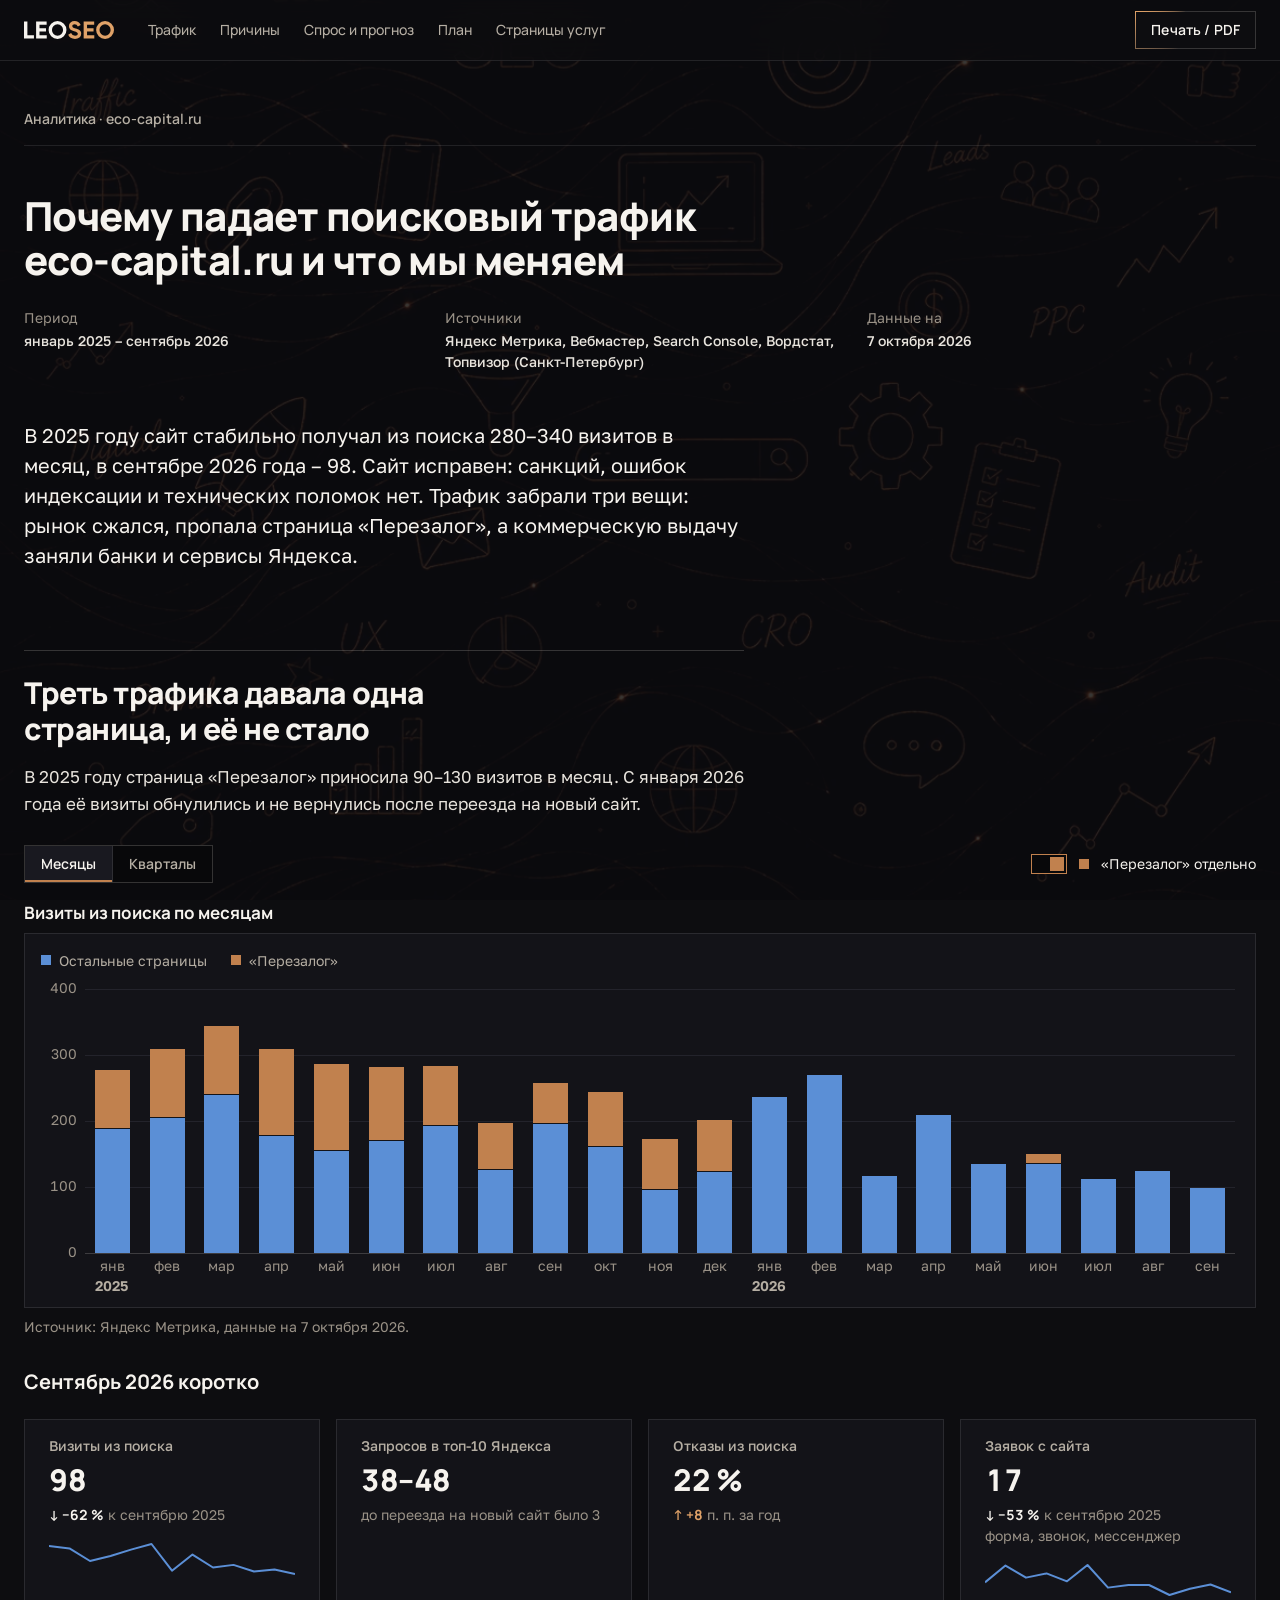
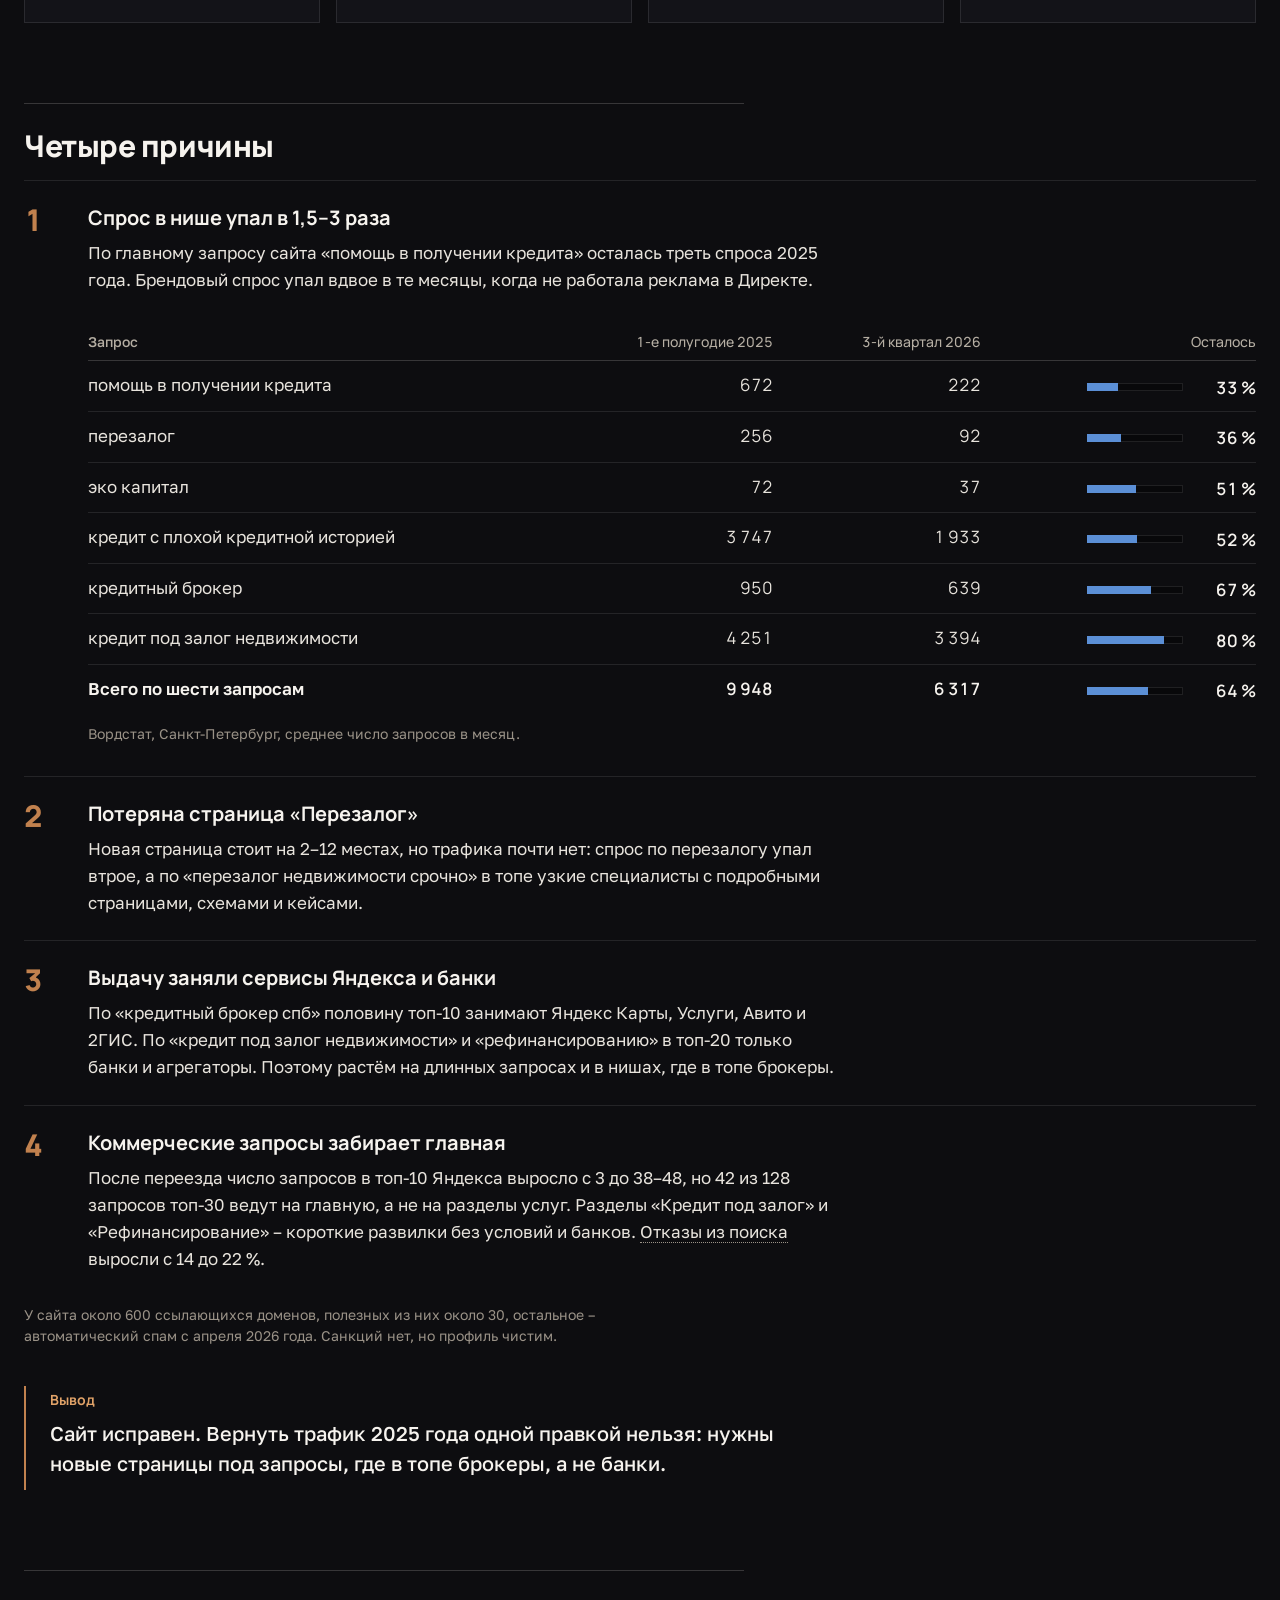
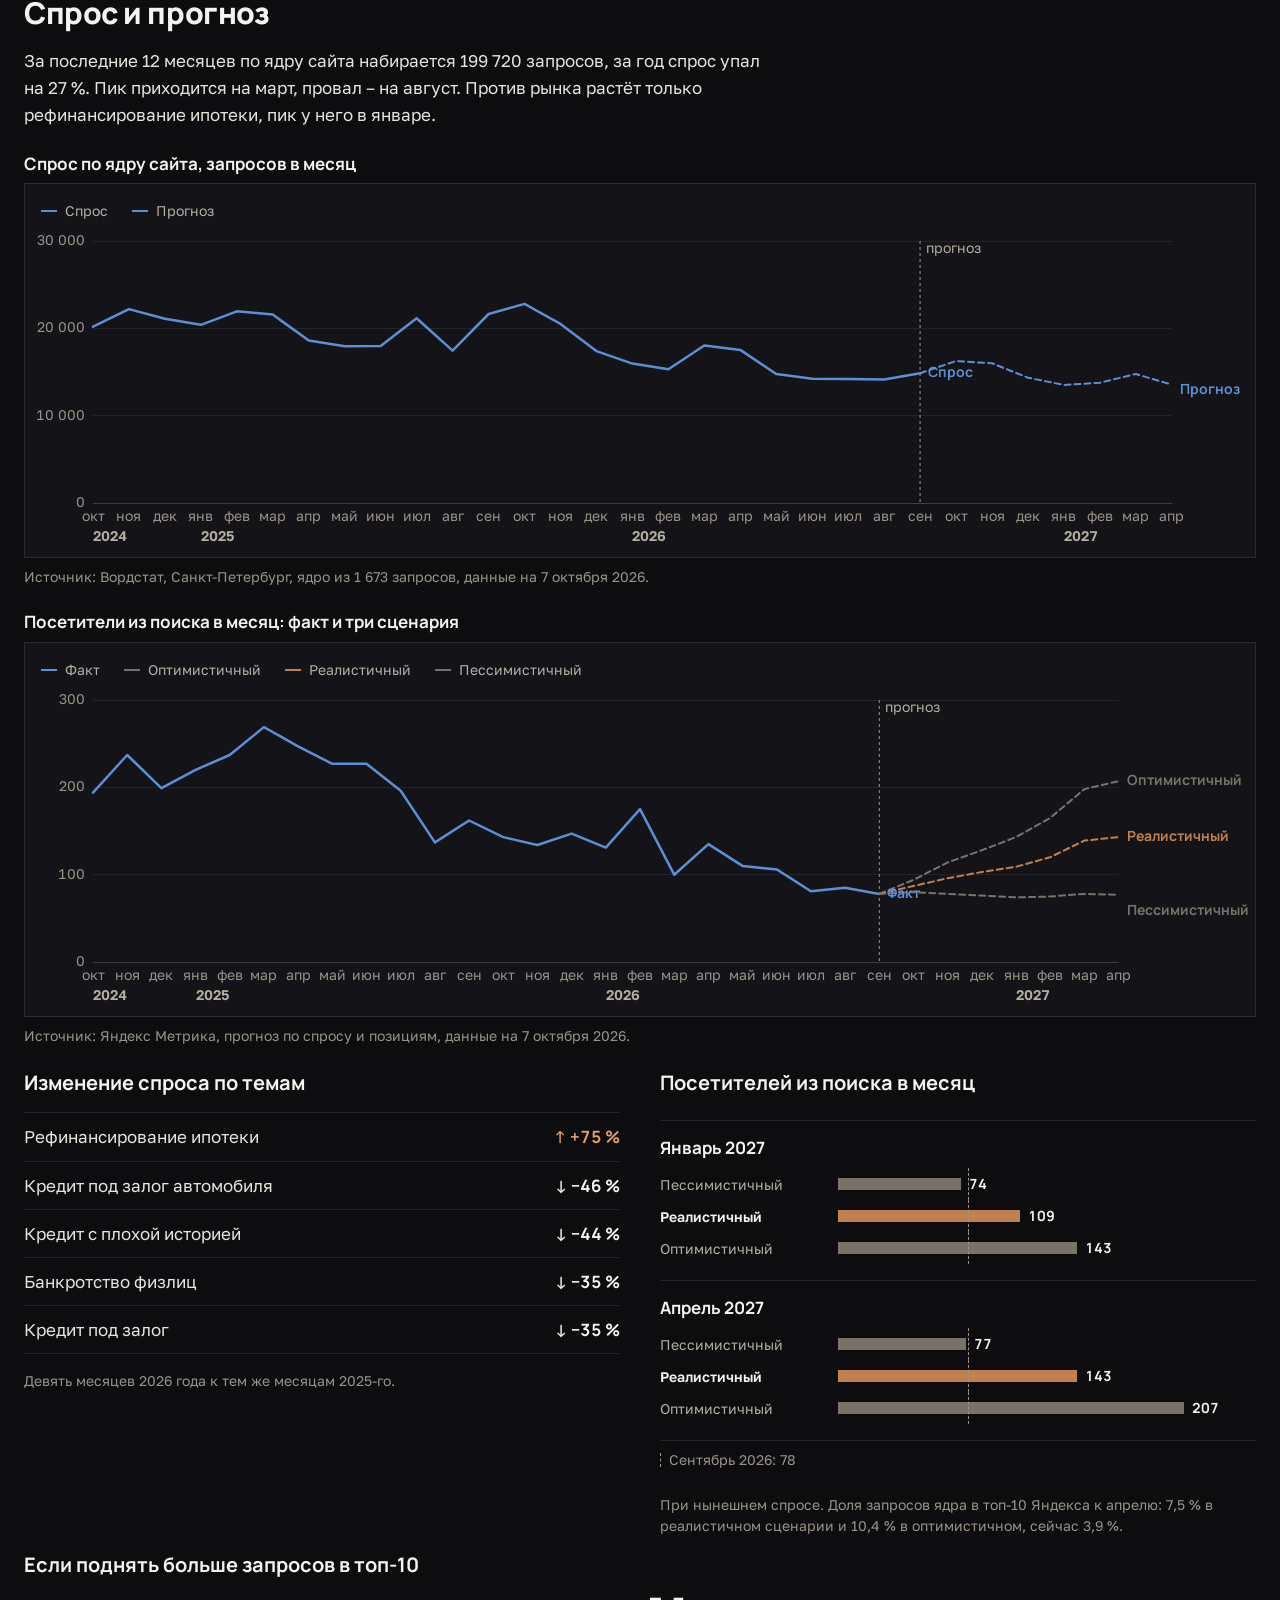
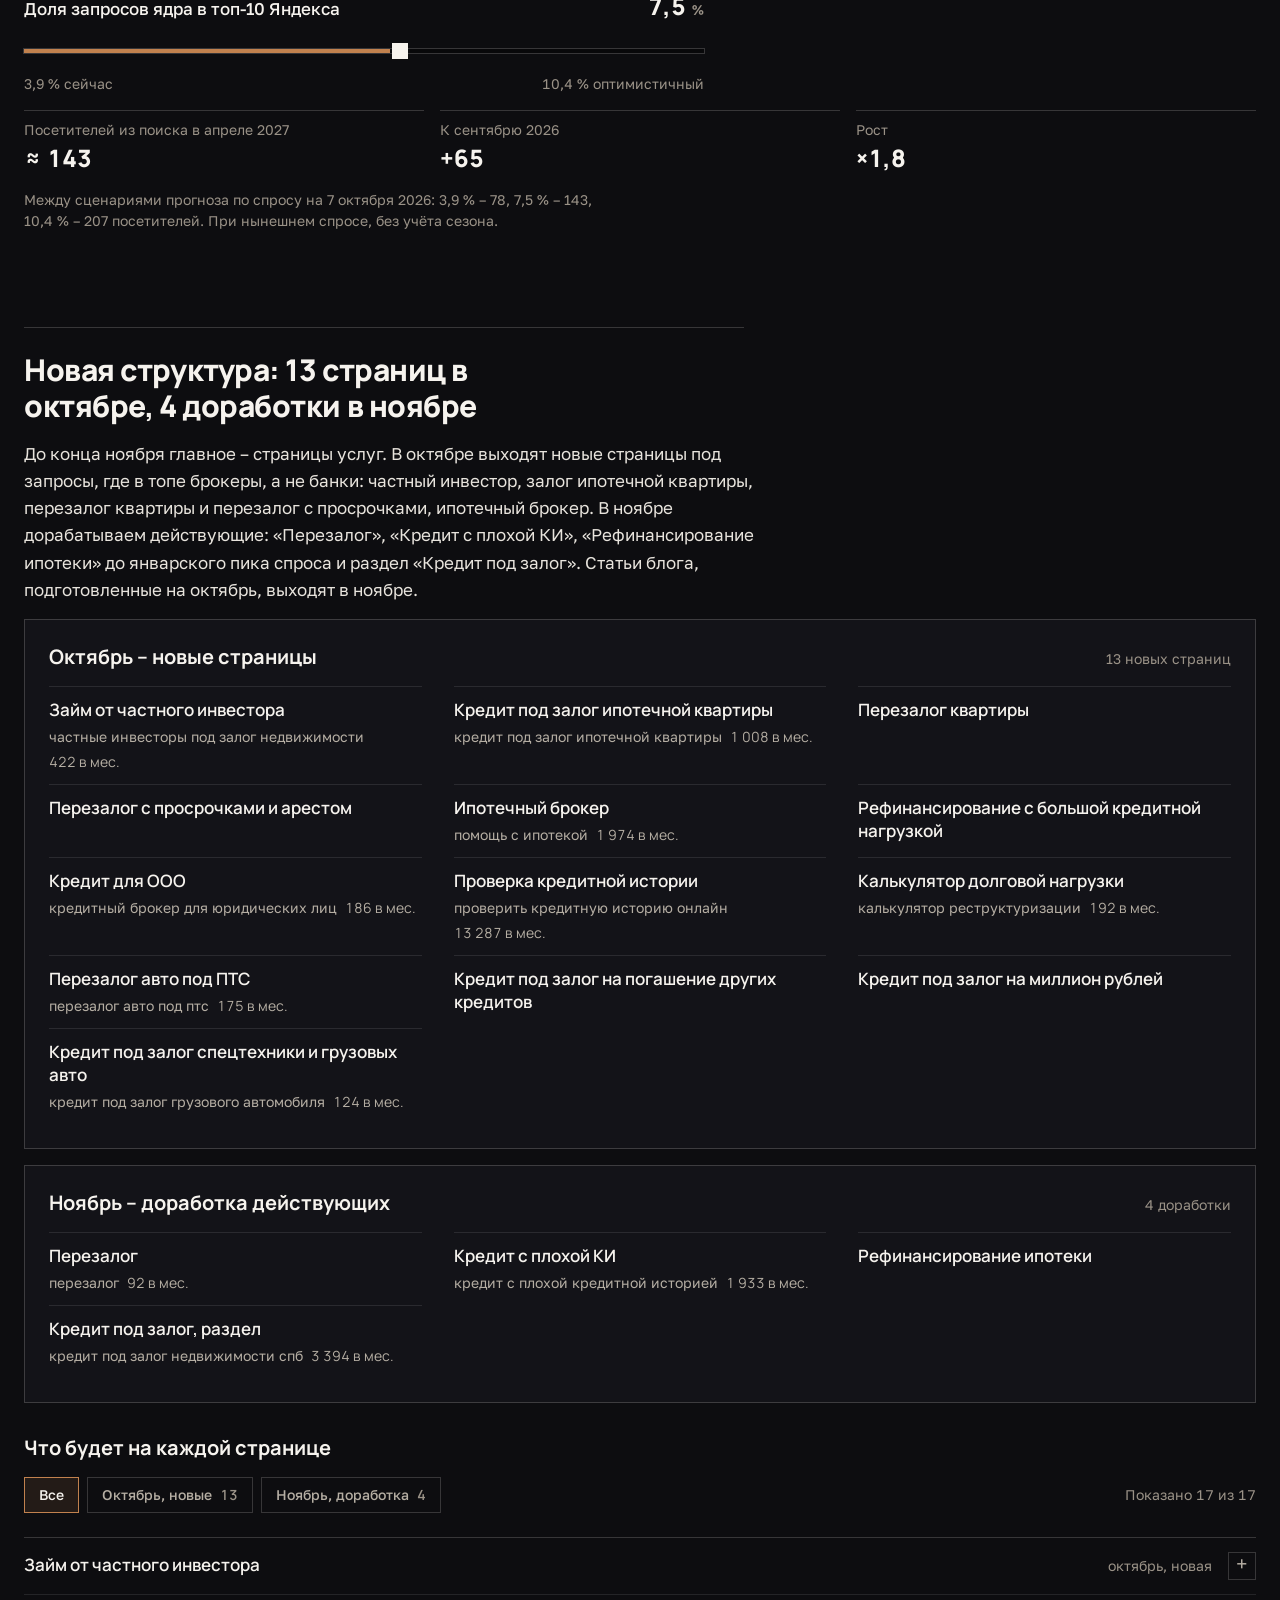
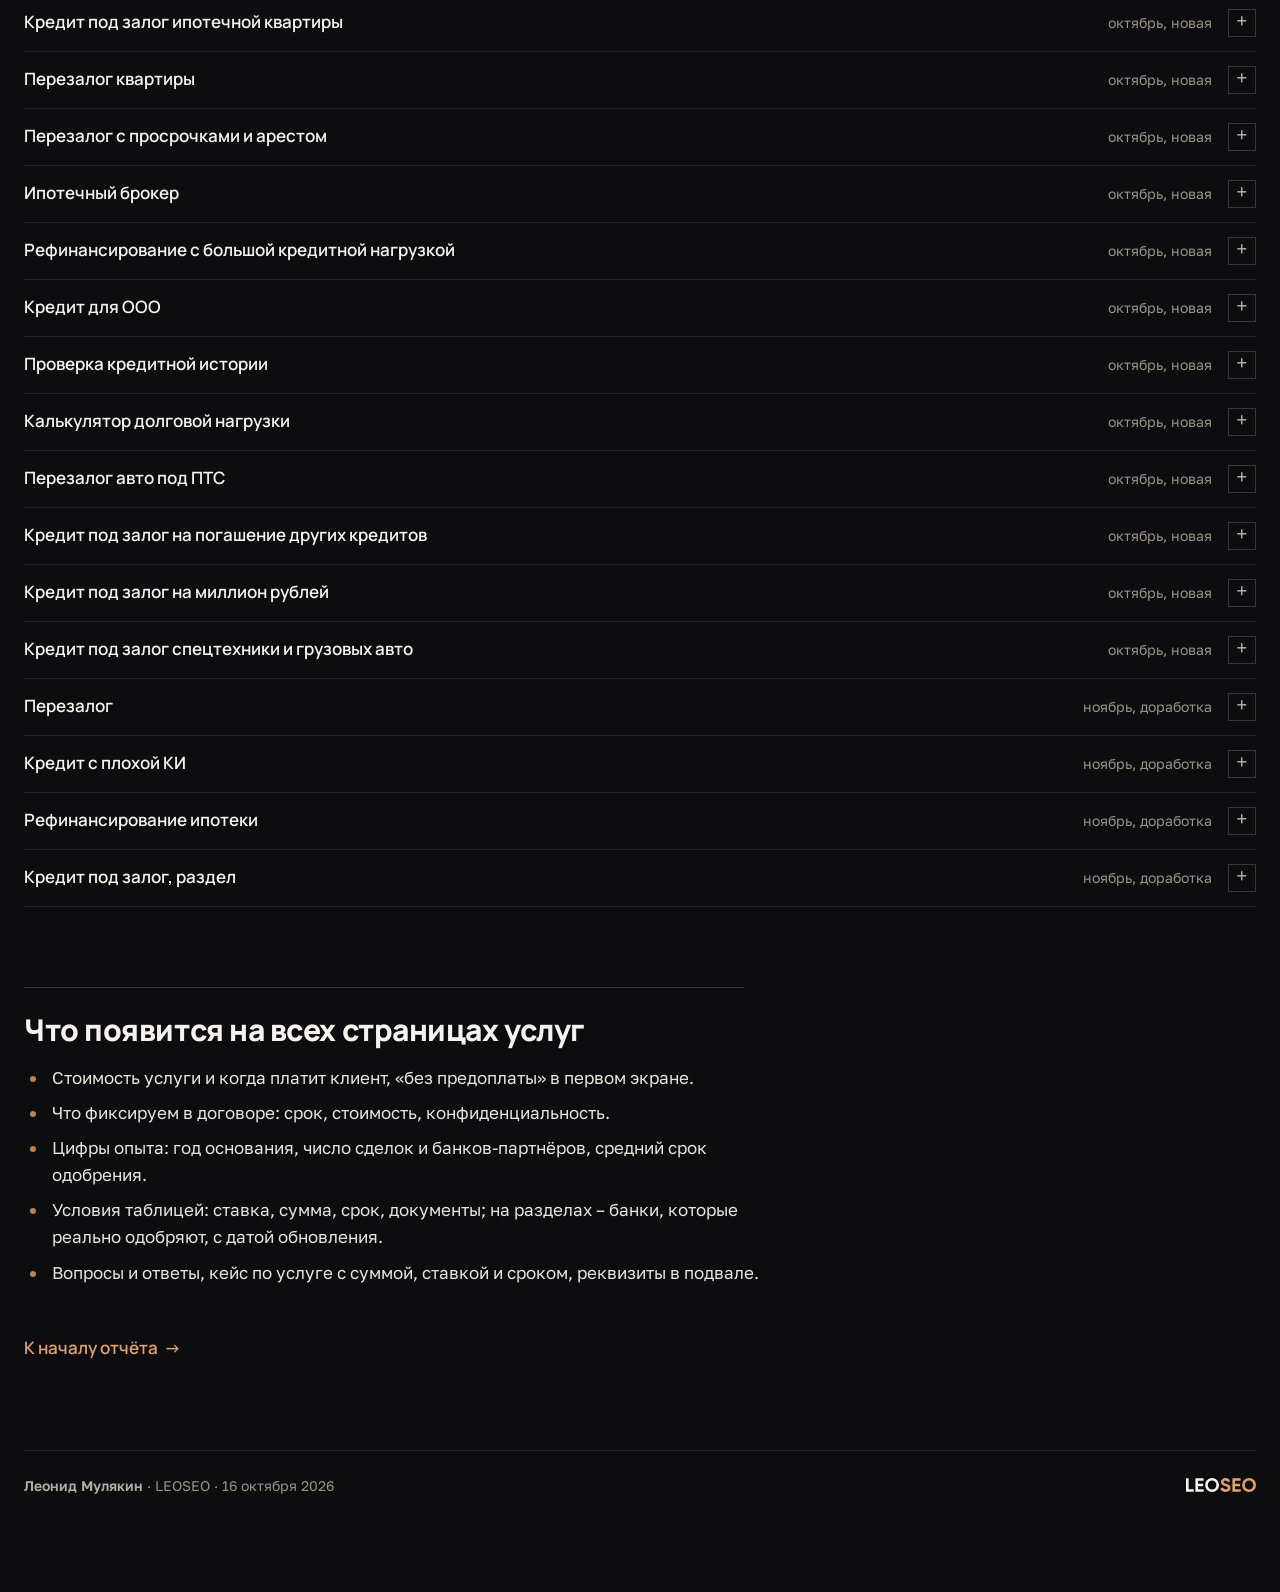
<file: eco-capital/analitika-i-struktura/index.html>
<!doctype html><html lang="ru"><head>
<meta name="robots" content="noindex, nofollow"><meta charset="utf-8"><meta name="viewport" content="width=device-width, initial-scale=1"><title>eco-capital.ru – трафик, спрос и структура · LEOSEO</title><link rel="preconnect" href="https://fonts.googleapis.com"><link rel="preconnect" href="https://fonts.gstatic.com" crossorigin><style>/* tokens/fonts.css */
/* Google Fonts (OFL, web licence). Manrope — display + figures; Golos Text — running text. Both have full Cyrillic. */
@import url('https://fonts.googleapis.com/css2?family=Golos+Text:wght@400;500;600&family=Manrope:wght@500;600;700;800&display=swap');

/* tokens/colors.css */
/* LEOSEO — colour tokens. One screen theme: dark (:root).
   The light palette exists only for print/PDF (@media print) and for print-preview cards ([data-theme="print"]).
   Contrast figures: dark — against the page (#0d0d10 + background art at 18 %, 99.9th percentile pixel);
   print — against white. */

:root{
  /* raw — ink (dark) */
  --n-deep:#08080a;--n-bg:#0d0d10;--n-s1:#131318;--n-s2:#191920;--n-grid:#23232b;
  --ink-0:#f6f3ee;--ink-1:#e8e4dd;--ink-2:#b5aea3;--ink-3:#9a9287;
  /* raw — paper (print) */
  --p-bg:#ffffff;--p-s1:#f7f5f1;--p-s2:#efece6;--p-grid:#e7e3dc;
  --pk-0:#14161a;--pk-1:#2b2824;--pk-2:#544e46;--pk-3:#6e675e;
  /* raw — copper */
  --cu-300:#e0a268;--cu-500:#c1814e;--cu-600:#b06f3c;--cu-700:#985e30;
  /* raw — blue (data) */
  --blue-500:#5b8fd6;--blue-700:#3d6fb8;
  /* raw — sand (third data series) */
  --sand-500:#7a7268;--sand-600:#8a8278;

  --bg-image-opacity:.18;
}

:root,[data-theme="dark"]{
  color-scheme:dark;
  --bg-deep:var(--n-deep);       /* tracks, wells, inset areas */
  --bg:var(--n-bg);              /* page, under the background art */
  --surface-1:var(--n-s1);       /* cards, figure frames — opaque, hides the art */
  --surface-2:var(--n-s2);       /* tooltip, hover, selected segment */
  --text-strong:var(--ink-0);    /* headings, lead — 14.7:1 */
  --text-body:var(--ink-1);      /* running text — 12.8:1 */
  --text-muted:var(--ink-2);     /* table heads, legend — 7.4:1 */
  --text-faint:var(--ink-3);     /* source, captions — 5.3:1 */
  --line:rgba(246,243,238,.10);
  --line-strong:rgba(246,243,238,.18);
  --grid:var(--n-grid);
  --accent:var(--cu-500);        /* graphics — 5.1:1; on surface 5.8:1 */
  --accent-text:var(--cu-300);   /* copper as text/link — 7.4:1 */
  --accent-line:var(--cu-500);
  --data-1:var(--blue-500);      /* on surface-1 5.6:1 */
  --data-2:var(--cu-500);        /* on surface-1 5.8:1 */
  --data-3:var(--sand-500);      /* on surface-1 3.9:1 — graphics only */
  --up:var(--cu-300);
  --down:var(--ink-0);
  --focus:var(--cu-300);
  --hover:rgba(246,243,238,.04);
}

[data-theme="print"]{
  color-scheme:light;
  --bg-deep:var(--p-s2);--bg:var(--p-bg);--surface-1:var(--p-s1);--surface-2:var(--p-s2);
  --text-strong:var(--pk-0);--text-body:var(--pk-1);--text-muted:var(--pk-2);--text-faint:var(--pk-3);
  --line:rgba(20,22,26,.12);--line-strong:rgba(20,22,26,.24);--grid:var(--p-grid);
  --accent:var(--cu-600);--accent-text:var(--cu-700);--accent-line:var(--cu-600);
  --data-1:var(--blue-700);--data-2:var(--cu-600);--data-3:var(--sand-600);
  --up:var(--cu-700);--down:var(--pk-0);--focus:var(--cu-700);--hover:rgba(20,22,26,.04);
}

@media print{
  :root,[data-theme="dark"]{
    color-scheme:light;
    --bg-deep:var(--p-s2);           /* 17.8:1 strong / 5.6:1 faint on white */
    --bg:var(--p-bg);--surface-1:var(--p-s1);--surface-2:var(--p-s2);
    --text-strong:var(--pk-0);--text-body:var(--pk-1);--text-muted:var(--pk-2);--text-faint:var(--pk-3);
    --line:rgba(20,22,26,.12);--line-strong:rgba(20,22,26,.24);--grid:var(--p-grid);
    --accent:var(--cu-600);--accent-text:var(--cu-700);--accent-line:var(--cu-600);
    --data-1:var(--blue-700);--data-2:var(--cu-600);--data-3:var(--sand-600);
    --up:var(--cu-700);--down:var(--pk-0);--focus:var(--cu-700);--hover:transparent;
  }
}

/* tokens/typography.css */
/* Six-step scale. Body 17 px desktop / 16 px phone and print. */
:root{
  --font-display:'Manrope',-apple-system,'Segoe UI',Arial,sans-serif;
  --font-text:'Golos Text','Manrope',-apple-system,'Segoe UI',Arial,sans-serif;
  --font-num:'Manrope',-apple-system,'Segoe UI',Arial,sans-serif; /* always with tabular-nums */

  --fs-1:14px;  /* source, caption, table head, legend, axis */
  --fs-2:17px;  /* body, table cells */
  --fs-3:20px;  /* lead, H3 */
  --fs-4:24px;  /* callout, accent numbers */
  --fs-5:30px;  /* H2 */
  --fs-6:40px;  /* H1 */

  --fw-text:400;
  --fw-medium:500;
  --fw-semibold:600;
  --fw-bold:700;
  --fw-display:800;

  --lh-text:1.6;
  --lh-lead:1.5;
  --lh-h3:1.3;
  --lh-h2:1.2;
  --lh-h1:1.12;
  --ls-display:-.015em;

  --measure:68ch;       /* running text ≈ 65–72 chars of Golos */
  --measure-lead:36em;  /* lead at 20 px ≈ 60–65 chars */

  /* semantic */
  --text-h1:var(--fw-display) var(--fs-6)/var(--lh-h1) var(--font-display);
  --text-h2:var(--fw-display) var(--fs-5)/var(--lh-h2) var(--font-display);
  --text-h3:var(--fw-bold) var(--fs-3)/var(--lh-h3) var(--font-display);
  --text-lead:var(--fw-text) var(--fs-3)/var(--lh-lead) var(--font-text);
  --text-body-font:var(--fw-text) var(--fs-2)/var(--lh-text) var(--font-text);
  --text-small:var(--fw-text) var(--fs-1)/1.5 var(--font-text);
}
@media (max-width:600px){
  :root{--fs-2:16px;--fs-3:18px;--fs-4:20px;--fs-5:24px;--fs-6:30px}
}
@media print{
  :root{--fs-1:12px;--fs-2:15px;--fs-3:17px;--fs-4:20px;--fs-5:24px;--fs-6:32px}
}

/* tokens/spacing.css */
/* 8 px step. --sp-h (4 px) only inside dense rows. */
:root{
  --sp-h:4px;
  --sp-1:8px;--sp-2:16px;--sp-3:24px;--sp-4:32px;--sp-5:40px;--sp-6:48px;--sp-7:64px;--sp-8:80px;--sp-9:96px;

  --content-max:1080px;   /* page column */
  --page-pad:24px;        /* side padding */
  --hit:44px;             /* min tap target */

  --radius:0;             /* straight corners; 2 px max for tiny marks, never above 4 */
  --border:1px;           /* thin lines instead of shadows */
  --rule-accent:2px;      /* «Вывод» left rule */

  /* semantic */
  --space-section:var(--sp-8);  /* above H2 */
  --space-block:var(--sp-3);    /* between figure/table and text */
  --space-para:var(--sp-2);
}
@media (max-width:600px){
  :root{--page-pad:16px;--space-section:var(--sp-7)}
}

/* tokens/motion.css */
/* LEOSEO — motion, focus and state tokens (mechanics from leoseo.ru).
   Motion is a response to hover / press only. Nothing animates on scroll. */
:root{
  --ease:cubic-bezier(.22,.61,.36,1);
  /* durations: colour+border / lift+rotate / sheen; lifts: card hover / tilt card */
  --dur-fast:.16s;
  --dur-lift:.26s;
  --dur-sheen:.9s;
  --lift:-2px;
  --tilt-lift:-6px;
  --tilt-max:5deg;

  --focus-ring-color:var(--cu-300);  /* #e0a268 */
  --focus-ring-width:2px;
  --focus-ring-offset:2px;

  --copper-tint:rgba(193,129,78,.12);   /* selected chip, copper badge */
  --copper-edge:rgba(193,129,78,.55);   /* copper badge border */
  --bar-bg:rgba(13,13,16,.72);          /* sticky toolbar */
  --bar-bg-scrolled:rgba(8,8,10,.9);
  --bar-blur:14px;
  --bar-h:60px;

  --state-error:#e07a5f;    /* 6.6:1 on --bg-deep; always with «!» and text */
  --state-success:#8cbf9a;  /* 9.3:1 on --bg-deep; always with «✓» and text */
}
@media (prefers-reduced-motion:reduce){
  :root{
    --dur-fast:0s;
    --dur-lift:0s;
    --dur-sheen:0s;
    --lift:0px;
    --tilt-lift:0px;
    --tilt-max:0deg;
  }
}

/* tokens/base.css */
/* Element defaults for report pages + print geometry. */
*,*::before,*::after{box-sizing:border-box}
html{-webkit-text-size-adjust:100%}
body{margin:0;background:var(--bg);color:var(--text-body);font:var(--text-body-font);font-feature-settings:"kern"}
/* fixed background art, as on leoseo.ru */
body::before{content:"";position:fixed;inset:0;z-index:-1;pointer-events:none;background:url(bg-leoseo.webp) center/cover no-repeat;opacity:var(--bg-image-opacity)}
.ls-no-art::before,body.ls-no-art::before{display:none}
a{color:var(--accent-text);text-decoration:underline;text-decoration-thickness:1px;text-underline-offset:3px}
a:hover{color:var(--text-strong)}
:focus-visible{outline:2px solid var(--focus);outline-offset:2px}
b,strong{color:var(--text-strong);font-weight:var(--fw-semibold)}
::selection{background:var(--accent);color:var(--n-bg)}

.ls-screen-only{}
.ls-print-only{display:none}
.ls-break-before{}
.ls-avoid-break{break-inside:avoid}

@page{size:A4;margin:18mm 16mm 18mm 16mm}
@media print{
  body{background:#fff;-webkit-print-color-adjust:exact;print-color-adjust:exact}
  body::before{display:none}
  .ls-screen-only{display:none!important}
  .ls-print-only{display:block}
  .ls-break-before{break-before:page}
}

/* components/components.css */
/* Component classes (ls-*). Used by the React components in Claude Design; usable in plain HTML too. */

/* page */
.ls-page{background:transparent;color:var(--text-body);font:var(--text-body-font);min-height:100%}
.ls-page__inner{max-width:var(--content-max);margin:0 auto;padding:var(--sp-6) var(--page-pad) var(--sp-9)}

/* logo — url resolved relative to this file */
.ls-logo{display:inline-block;aspect-ratio:201/40;background:url(leoseo-logo-light.svg) left center/contain no-repeat;flex:none}
[data-theme="print"] .ls-logo{background-image:url(leoseo-logo-dark.svg)}
@media print{.ls-logo,[data-theme] .ls-logo{background-image:url(leoseo-logo-dark.svg)!important}}

/* report header */
.ls-head{margin:0 0 var(--sp-6)}
.ls-head__bar{display:flex;align-items:center;justify-content:space-between;gap:var(--sp-2);flex-wrap:wrap;padding-bottom:var(--sp-2);border-bottom:var(--border) solid var(--line)}
.ls-head__client{font:var(--fw-semibold) var(--fs-1)/1.4 var(--font-display);color:var(--text-muted)}
.ls-h1{font:var(--text-h1);letter-spacing:var(--ls-display);color:var(--text-strong);margin:var(--sp-6) 0 var(--sp-3);max-width:22em;text-wrap:balance}
.ls-head__meta{display:grid;grid-template-columns:repeat(auto-fit,minmax(200px,1fr));gap:var(--sp-2) var(--sp-4);margin:0}
.ls-head__meta div{min-width:0}
.ls-head__meta dt{font:var(--text-small);color:var(--text-faint);margin:0 0 2px}
.ls-head__meta dd{font:var(--fw-medium) var(--fs-1)/1.5 var(--font-text);color:var(--text-body);margin:0}

/* headings & text */
.ls-h2{font:var(--text-h2);letter-spacing:var(--ls-display);color:var(--text-strong);margin:var(--space-section) 0 var(--sp-2);padding-top:var(--sp-3);border-top:var(--border) solid var(--line-strong);max-width:24em;text-wrap:balance;break-after:avoid}
.ls-h2:first-child{margin-top:0}
.ls-h3{font:var(--text-h3);color:var(--text-strong);margin:var(--sp-4) 0 var(--sp-1);max-width:30em;text-wrap:balance;break-after:avoid}
.ls-h3:first-child{margin-top:0}
.ls-lead{font:var(--text-lead);color:var(--text-strong);max-width:var(--measure-lead);margin:0 0 var(--sp-3);text-wrap:pretty}
.ls-p{max-width:var(--measure);margin:0 0 var(--space-para);text-wrap:pretty}
.ls-p:last-child{margin-bottom:0}
.ls-bullets{max-width:var(--measure);margin:0 0 var(--space-para);padding-left:var(--sp-3)}
.ls-bullets li{margin:0 0 var(--sp-1);padding-left:var(--sp-h)}
.ls-bullets li::marker{color:var(--accent)}
.ls-note{font:var(--text-small);color:var(--text-faint);max-width:var(--measure);margin:var(--sp-1) 0 var(--sp-2)}
.ls-note b{color:var(--text-muted);font-weight:var(--fw-semibold)}

/* callout quote */
.ls-quote{margin:var(--sp-5) 0;padding:var(--sp-3) 0;border-top:var(--border) solid var(--line-strong);border-bottom:var(--border) solid var(--line-strong);max-width:46em;break-inside:avoid}
.ls-quote p{font:var(--fw-semibold) var(--fs-4)/1.4 var(--font-display);color:var(--text-strong);margin:0;text-wrap:pretty}
.ls-quote footer{font:var(--text-small);color:var(--text-faint);margin-top:var(--sp-2)}

/* conclusion */
.ls-conc{margin:var(--sp-5) 0;padding:var(--sp-h) 0 var(--sp-h) var(--sp-3);border-left:var(--rule-accent) solid var(--accent-line);max-width:calc(var(--measure) + var(--sp-3));break-inside:avoid}
.ls-conc__t{font:var(--fw-bold) var(--fs-1)/1.4 var(--font-display);color:var(--accent-text);margin:0 0 var(--sp-1)}
.ls-conc__b{font:var(--fw-medium) var(--fs-3)/1.5 var(--font-text);color:var(--text-strong);margin:0}
.ls-conc__b p{margin:0 0 var(--sp-1)}

/* figure */
.ls-fig{margin:var(--space-block) 0;break-inside:avoid}
.ls-fig__frame{position:relative;border:var(--border) solid var(--line);background:var(--surface-1);padding:var(--sp-2) var(--sp-2) var(--sp-1)}
.ls-fig__title{font:var(--fw-bold) var(--fs-2)/1.35 var(--font-display);color:var(--text-strong);margin:0 0 var(--sp-1)}
.ls-fig__cap{font:var(--text-small);color:var(--text-faint);margin:var(--sp-1) 0 0}
.ls-legend{display:flex;flex-wrap:wrap;gap:var(--sp-1) var(--sp-3);font:var(--text-small);color:var(--text-muted);margin:0 0 var(--sp-1);padding:0;list-style:none}
.ls-legend li{display:flex;align-items:center;gap:var(--sp-1)}
.ls-legend i{display:inline-block;width:10px;height:10px;flex:none}
.ls-legend i.is-line{width:16px;height:2px}
.ls-chart{display:block;width:100%;height:auto;overflow:visible;touch-action:pan-y}
.ls-chart text{font-family:var(--font-text);font-size:var(--fs-1);fill:var(--text-faint);font-variant-numeric:tabular-nums}
.ls-chart .yr{fill:var(--text-muted);font-weight:var(--fw-semibold)}
.ls-chart .lbl{font-family:var(--font-display);font-weight:var(--fw-bold)}
.ls-tip{position:absolute;z-index:2;pointer-events:none;background:var(--surface-2);border:var(--border) solid var(--line-strong);color:var(--text-strong);font:var(--text-small);padding:var(--sp-1) 12px;min-width:170px}
.ls-tip__h{font-weight:var(--fw-semibold);margin-bottom:2px}
.ls-tip__r{display:flex;justify-content:space-between;gap:var(--sp-2);color:var(--text-muted)}
.ls-tip__r b{font-family:var(--font-num);font-variant-numeric:tabular-nums;color:var(--text-strong);font-weight:var(--fw-semibold)}
.ls-tip__r i{display:inline-block;width:8px;height:8px;margin-right:6px}
@media print{.ls-tip{display:none!important}}

/* number table */
.ls-table{width:100%;border-collapse:collapse;margin:var(--sp-2) 0 var(--sp-1);font:var(--text-body-font);table-layout:auto}
.ls-table caption{caption-side:bottom;text-align:left;font:var(--text-small);color:var(--text-faint);padding-top:var(--sp-1)}
.ls-table th{text-align:left;font:var(--fw-medium) var(--fs-1)/1.35 var(--font-text);color:var(--text-muted);padding:var(--sp-1) 12px;border-bottom:var(--border) solid var(--line-strong);vertical-align:bottom}
.ls-table td{padding:10px 12px;border-bottom:var(--border) solid var(--line);vertical-align:baseline}
.ls-table th:first-child,.ls-table td:first-child{padding-left:0}
.ls-table th:last-child,.ls-table td:last-child{padding-right:0}
.ls-table .num{text-align:right;font-family:var(--font-num);font-variant-numeric:tabular-nums;white-space:nowrap}
.ls-table tfoot td{border-top:var(--border) solid var(--line-strong);border-bottom:0;color:var(--text-strong);font-weight:var(--fw-semibold)}
.ls-share{display:flex;align-items:center;justify-content:flex-end;gap:12px}
.ls-share__bar{position:relative;width:96px;height:8px;background:var(--bg-deep);outline:1px solid var(--line);outline-offset:-1px;flex:none}
.ls-share__bar span{position:absolute;inset:0 auto 0 0;background:var(--data-1)}
.ls-share b{min-width:3.6em;text-align:right;font-family:var(--font-num);font-variant-numeric:tabular-nums}
@media (max-width:600px){
  .ls-table{font-size:15px}
  .ls-table th,.ls-table td{padding-left:6px;padding-right:6px}
  .ls-share{flex-direction:column;align-items:flex-end;gap:4px}
  .ls-share__bar{width:56px;height:6px}
}

/* change list */
.ls-chg{list-style:none;margin:var(--sp-2) 0;padding:0;max-width:40em}
.ls-chg li{display:flex;justify-content:space-between;align-items:baseline;gap:var(--sp-2);padding:10px 0;min-height:var(--hit);border-bottom:var(--border) solid var(--line)}
.ls-chg li:first-child{border-top:var(--border) solid var(--line)}
.ls-chg__v{font:var(--fw-bold) var(--fs-2)/1.4 var(--font-num);font-variant-numeric:tabular-nums;white-space:nowrap;color:var(--down)}
.ls-chg__v.is-up{color:var(--up)}
.ls-chg__v.is-flat{color:var(--text-muted)}
.ls-chg__a{display:inline-block;width:1em;text-align:center;margin-right:2px;font-weight:var(--fw-semibold)}

/* reasons */
.ls-why{list-style:none;margin:var(--sp-2) 0 0;padding:0;counter-reset:w}
.ls-why>li{counter-increment:w;position:relative;padding:var(--sp-3) 0 var(--sp-3) 64px;border-top:var(--border) solid var(--line)}
.ls-why>li::before{content:counter(w);position:absolute;left:0;top:var(--sp-3);font:var(--fw-display) var(--fs-5)/1 var(--font-num);color:var(--accent);font-variant-numeric:tabular-nums}
.ls-why>li>.ls-h3{margin:0 0 var(--sp-1)}
@media (max-width:600px){.ls-why>li{padding-left:44px}}

/* plan month */
.ls-plan{border:var(--border) solid var(--line-strong);background:var(--surface-1);padding:var(--sp-3);margin:0 0 var(--sp-2)}
.ls-plan__h{display:flex;justify-content:space-between;align-items:baseline;gap:var(--sp-2);flex-wrap:wrap;margin:0 0 var(--sp-2)}
.ls-plan__h h3{margin:0}
.ls-plan__n{font:var(--text-small);color:var(--text-faint)}
.ls-plan ul{list-style:none;margin:0;padding:0;display:grid;grid-template-columns:repeat(auto-fill,minmax(min(100%,300px),1fr));column-gap:var(--sp-4)}
.ls-plan li{padding:12px 0;border-top:var(--border) solid var(--line);display:grid;gap:var(--sp-h);align-content:start;break-inside:avoid}
.ls-plan__pg{font:var(--fw-semibold) var(--fs-2)/1.35 var(--font-display);color:var(--text-strong)}
.ls-plan__m{display:flex;flex-wrap:wrap;align-items:baseline;gap:var(--sp-h) var(--sp-1);font:var(--text-small);color:var(--text-faint)}
.ls-plan__m .q{color:var(--text-muted)}
.ls-plan__m .v{font-family:var(--font-num);font-variant-numeric:tabular-nums;color:var(--text-muted);white-space:nowrap}
.ls-tag{display:inline-block;font:var(--fw-semibold) var(--fs-1)/1 var(--font-display);padding:3px 6px;border:var(--border) solid var(--line-strong);color:var(--text-muted);white-space:nowrap}
.ls-tag.is-new{color:var(--accent-text);border-color:var(--accent-line)}

/* forecast */
.ls-fc{margin:var(--space-block) 0;break-inside:avoid}
.ls-fc__grp{padding:var(--sp-2) 0;border-top:var(--border) solid var(--line)}
.ls-fc__grp:last-of-type{border-bottom:var(--border) solid var(--line)}
.ls-fc__t{font:var(--fw-bold) var(--fs-2)/1.35 var(--font-display);color:var(--text-strong);margin:0 0 var(--sp-1)}
.ls-fc__row{display:grid;grid-template-columns:minmax(0,9.5em) minmax(0,1fr);align-items:center;gap:var(--sp-2);min-height:32px}
.ls-fc__nm{font:var(--text-small);color:var(--text-muted)}
.ls-fc__row.is-main .ls-fc__nm{color:var(--text-strong);font-weight:var(--fw-semibold)}
.ls-fc__trk{position:relative;height:20px}
.ls-fc__bar{position:absolute;left:0;top:4px;height:12px;background:var(--data-3)}
.ls-fc__row.is-main .ls-fc__bar{background:var(--data-2)}
.ls-fc__val{position:absolute;top:0;font:var(--fw-bold) var(--fs-1)/20px var(--font-num);font-variant-numeric:tabular-nums;color:var(--text-strong);padding-left:var(--sp-1);white-space:nowrap}
.ls-fc__now{position:absolute;top:-6px;bottom:-6px;width:0;border-left:1px dashed var(--text-faint)}
.ls-fc__key{display:flex;align-items:center;gap:var(--sp-1);font:var(--text-small);color:var(--text-faint);margin:var(--sp-1) 0 0}
.ls-fc__key i{display:inline-block;width:0;height:14px;border-left:1px dashed var(--text-faint)}
@media (max-width:600px){.ls-fc__row{grid-template-columns:minmax(0,7.5em) minmax(0,1fr);gap:var(--sp-1)}}

/* signature */
.ls-sign{display:flex;flex-wrap:wrap;align-items:center;justify-content:space-between;gap:var(--sp-2);margin-top:var(--sp-8);padding-top:var(--sp-3);border-top:var(--border) solid var(--line);font:var(--text-small);color:var(--text-faint)}
.ls-sign p{margin:0}
.ls-sign b{color:var(--text-muted);font-weight:var(--fw-semibold)}

/* columns */
.ls-cols{display:grid;grid-template-columns:repeat(auto-fit,minmax(min(100%,420px),1fr));gap:var(--sp-3) var(--sp-5);align-items:start}

/* page break marker on screen */
.ls-pb{height:0;margin:0;border:0}
@media print{.ls-pb{break-after:page}
  .ls-page__inner{max-width:none;padding:0}
  .ls-fig__frame{background:transparent}
  .ls-plan{background:transparent}
}

/* ───── interactive ───── */
.ls-btn-reset{appearance:none;background:none;border:0;margin:0;padding:0;font:inherit;color:inherit;cursor:pointer;border-radius:0}

/* card */
.ls-card{position:relative;display:grid;align-content:start;gap:var(--sp-1);background:var(--surface-1);border:var(--border) solid var(--line);padding:var(--sp-2) var(--sp-3) var(--sp-3);min-width:0;color:var(--text-body);text-decoration:none}
a.ls-card:hover{border-color:var(--line-strong);background:var(--surface-2);color:var(--text-body)}
.ls-card__top{display:flex;justify-content:space-between;align-items:baseline;gap:var(--sp-2)}
.ls-card__t{font:var(--fw-medium) var(--fs-1)/1.4 var(--font-text);color:var(--text-muted);margin:0}
.ls-card.is-page .ls-card__t,.ls-card.is-task .ls-card__t{font:var(--fw-semibold) var(--fs-2)/1.35 var(--font-display);color:var(--text-strong)}
.ls-card__v{font:var(--fw-display) var(--fs-5)/1.1 var(--font-num);font-variant-numeric:tabular-nums;color:var(--text-strong);letter-spacing:var(--ls-display);margin:0}
.ls-card.is-page .ls-card__v,.ls-card.is-task .ls-card__v{font:var(--fw-bold) var(--fs-3)/1.2 var(--font-num)}
.ls-card__c{font:var(--text-small);color:var(--text-faint);margin:0}
.ls-card__chg{font:var(--fw-bold) var(--fs-1)/1.4 var(--font-num);font-variant-numeric:tabular-nums;color:var(--down);white-space:nowrap}
.ls-card__chg.is-up{color:var(--up)}
.ls-card__spark{display:block;width:100%;height:36px;margin-top:var(--sp-1)}
.ls-cards{display:grid;grid-template-columns:repeat(auto-fit,minmax(min(100%,220px),1fr));gap:var(--sp-2);margin:var(--space-block) 0}
.ls-status{font:var(--fw-semibold) var(--fs-1)/1 var(--font-display);padding:3px 6px;border:var(--border) solid var(--line-strong);color:var(--text-muted);white-space:nowrap}
.ls-status.is-done{color:var(--text-strong);border-color:var(--text-faint)}
.ls-status.is-doing{color:var(--accent-text);border-color:var(--accent-line)}

/* segmented control */
.ls-seg{display:inline-flex;border:var(--border) solid var(--line-strong);background:var(--bg-deep);max-width:100%;flex-wrap:wrap}
.ls-seg__o{min-height:36px;min-width:44px;padding:0 var(--sp-2);font:var(--fw-semibold) var(--fs-1)/1 var(--font-display);color:var(--text-muted);border-right:var(--border) solid var(--line)}
.ls-seg__o:last-child{border-right:0}
.ls-seg__o:hover{color:var(--text-strong)}
.ls-seg__o[aria-checked="true"],.ls-seg__o[aria-selected="true"]{background:var(--surface-2);color:var(--text-strong);box-shadow:inset 0 -2px 0 var(--text-strong)}
.ls-seg__o:focus-visible{outline-offset:-2px}
.ls-controls{display:flex;flex-wrap:wrap;align-items:center;justify-content:space-between;gap:var(--sp-1) var(--sp-3);margin:var(--sp-3) 0 calc(-1 * var(--sp-1))}
.ls-tabs{display:flex;gap:0;border-bottom:var(--border) solid var(--line-strong);overflow-x:auto;scrollbar-width:none}
.ls-tabs .ls-seg__o{border:0;background:none;min-height:44px;padding:0 var(--sp-2)}
.ls-tabs .ls-seg__o:first-child{padding-left:0}
.ls-tabs .ls-seg__o[aria-selected="true"]{background:none;box-shadow:inset 0 -2px 0 var(--accent)}

/* toggle */
.ls-tgl{display:inline-flex;align-items:center;gap:12px;min-height:44px;font:var(--text-small);color:var(--text-muted);cursor:pointer;user-select:none}
.ls-tgl:hover{color:var(--text-strong)}
.ls-tgl__sw{position:relative;width:36px;height:20px;border:var(--border) solid var(--line-strong);background:var(--bg-deep);flex:none}
.ls-tgl__sw::after{content:"";position:absolute;top:2px;left:2px;width:14px;height:14px;background:var(--text-faint)}
.ls-tgl[aria-checked="true"]{color:var(--text-strong)}
.ls-tgl[aria-checked="true"] .ls-tgl__sw{border-color:var(--accent-line)}
.ls-tgl[aria-checked="true"] .ls-tgl__sw::after{left:18px;background:var(--accent)}
.ls-tgl__dot{display:inline-block;width:10px;height:10px;flex:none}

/* range slider */
.ls-range{display:grid;gap:var(--sp-1);margin:var(--sp-2) 0;max-width:40em}
.ls-range__h{display:flex;justify-content:space-between;align-items:baseline;gap:var(--sp-2)}
.ls-range__l{font:var(--fw-medium) var(--fs-2)/1.4 var(--font-text);color:var(--text-strong)}
.ls-range__o{font:var(--fw-display) var(--fs-4)/1 var(--font-num);font-variant-numeric:tabular-nums;color:var(--text-strong);white-space:nowrap}
.ls-range__o small{font:var(--fw-medium) var(--fs-1)/1 var(--font-text);color:var(--text-faint);margin-left:6px}
.ls-range input{-webkit-appearance:none;appearance:none;width:100%;height:44px;margin:0;background:transparent;cursor:pointer}
.ls-range input::-webkit-slider-runnable-track{height:4px;background:linear-gradient(to right,var(--accent) var(--p),var(--bg-deep) var(--p));outline:1px solid var(--line-strong)}
.ls-range input::-moz-range-track{height:4px;background:var(--bg-deep);outline:1px solid var(--line-strong)}
.ls-range input::-moz-range-progress{height:4px;background:var(--accent)}
.ls-range input::-webkit-slider-thumb{-webkit-appearance:none;width:20px;height:20px;margin-top:-8px;background:var(--text-strong);border:2px solid var(--bg);border-radius:0}
.ls-range input::-moz-range-thumb{width:16px;height:16px;background:var(--text-strong);border:2px solid var(--bg);border-radius:0}
.ls-range input:focus-visible{outline:none}
.ls-range input:focus-visible::-webkit-slider-thumb{outline:2px solid var(--focus);outline-offset:2px}
.ls-range input:focus-visible::-moz-range-thumb{outline:2px solid var(--focus);outline-offset:2px}
.ls-range__ax{display:flex;justify-content:space-between;font:var(--text-small);color:var(--text-faint);font-variant-numeric:tabular-nums;margin-top:calc(-1 * var(--sp-1))}
.ls-outs{display:grid;grid-template-columns:repeat(auto-fit,minmax(min(100%,180px),1fr));gap:var(--sp-2);margin:var(--sp-2) 0}
.ls-out{border-top:var(--border) solid var(--line-strong);padding-top:var(--sp-1)}
.ls-out dt{font:var(--text-small);color:var(--text-faint);margin:0}
.ls-out dd{margin:var(--sp-h) 0 0;font:var(--fw-display) var(--fs-4)/1.2 var(--font-num);font-variant-numeric:tabular-nums;color:var(--text-strong)}

/* accordion */
.ls-acc{margin:var(--space-block) 0;border-top:var(--border) solid var(--line-strong)}
.ls-acc__i{border-bottom:var(--border) solid var(--line)}
.ls-acc__h{margin:0}
.ls-acc__b{display:flex;width:100%;align-items:center;justify-content:space-between;gap:var(--sp-2);min-height:56px;padding:var(--sp-1) 0;text-align:left;font:var(--fw-semibold) var(--fs-2)/1.35 var(--font-display);color:var(--text-strong)}
.ls-acc__b:hover{color:var(--accent-text)}
.ls-acc__b:focus-visible{outline-offset:-2px}
.ls-acc__m{display:flex;align-items:center;gap:var(--sp-2);font:var(--text-small);color:var(--text-faint);flex:none}
.ls-acc__g{display:inline-grid;place-items:center;width:28px;height:28px;border:var(--border) solid var(--line-strong);font:var(--fw-medium) 18px/1 var(--font-display);color:var(--text-muted)}
.ls-acc__p{padding:0 0 var(--sp-3)}
.ls-acc__p[hidden]{display:none}
@media print{.ls-acc__p[hidden]{display:block}.ls-acc__g{display:none}}

/* carousel */
.ls-car{margin:var(--space-block) 0}
.ls-car__h{display:flex;justify-content:space-between;align-items:center;gap:var(--sp-2);margin:0 0 var(--sp-2)}
.ls-car__nav{display:flex;gap:var(--sp-1)}
.ls-car__btn{display:inline-grid;place-items:center;width:44px;height:44px;border:var(--border) solid var(--line-strong);background:var(--bg-deep);color:var(--text-strong);font:var(--fw-semibold) 18px/1 var(--font-display)}
.ls-car__btn:hover{background:var(--surface-2)}
.ls-car__btn:disabled{color:var(--text-faint);border-color:var(--line);cursor:default;background:transparent}
.ls-car__trk{display:grid;grid-auto-flow:column;grid-auto-columns:minmax(min(84%,300px),calc((100% - 2 * var(--sp-2)) / 3));gap:var(--sp-2);overflow-x:auto;scroll-snap-type:x mandatory;scrollbar-width:none;overscroll-behavior-x:contain;scroll-behavior:auto}
.ls-car__trk::-webkit-scrollbar{display:none}
.ls-car__trk>*{scroll-snap-align:start}
.ls-car__trk:focus-visible{outline-offset:4px}
.ls-car__dots{display:flex;justify-content:center;gap:0;margin-top:var(--sp-1)}
.ls-car__dot{display:inline-grid;place-items:center;width:32px;height:44px}
.ls-car__dot span{display:block;width:8px;height:8px;border:1px solid var(--text-faint)}
.ls-car__dot[aria-current="true"] span{background:var(--text-strong);border-color:var(--text-strong)}
.ls-car__dot:focus-visible{outline-offset:-6px}
@media print{.ls-car__trk{grid-auto-flow:row;grid-template-columns:1fr 1fr;overflow:visible}.ls-car__nav,.ls-car__dots{display:none}}
@media (max-width:600px){.ls-car__nav{display:none}}

/* progress */
.ls-prog{margin:var(--sp-2) 0;max-width:40em}
.ls-prog__h{display:flex;justify-content:space-between;align-items:baseline;gap:var(--sp-2);margin-bottom:var(--sp-1)}
.ls-prog__l{font:var(--fw-medium) var(--fs-2)/1.4 var(--font-text);color:var(--text-strong)}
.ls-prog__v{font:var(--fw-bold) var(--fs-2)/1.4 var(--font-num);font-variant-numeric:tabular-nums;color:var(--text-strong);white-space:nowrap}
.ls-prog__v small{font:var(--text-small);color:var(--text-faint);margin-left:6px}
.ls-prog__t{position:relative;height:8px;background:var(--bg-deep);outline:1px solid var(--line-strong);outline-offset:-1px;display:flex}
.ls-prog__d{background:var(--accent);height:100%}
.ls-prog__w{height:100%;background:repeating-linear-gradient(90deg,var(--text-faint) 0 2px,transparent 2px 6px);opacity:.6}
.ls-prog__k{display:flex;flex-wrap:wrap;gap:var(--sp-h) var(--sp-3);font:var(--text-small);color:var(--text-faint);margin-top:var(--sp-1)}
.ls-prog__k i{display:inline-block;width:10px;height:10px;margin-right:6px;vertical-align:-1px}
@media (max-width:600px){.ls-seg__o{min-height:44px}}

/* components/mechanics.css */
/* LEOSEO — interaction layer (leo-*). Adds hover/press motion, focus, buttons, chips, badges,
   sticky toolbar, form states. Base ls-* rules stay untouched; refinements below extend them.
   Doc-only forced states: .is-hover / .is-active / .is-focus mirror :hover / :active / :focus-visible. */

/* focus — everywhere */
:where(a,button,input,select,textarea,summary,[tabindex]):focus-visible,
.is-focus{outline:var(--focus-ring-width) solid var(--focus-ring-color)!important;outline-offset:var(--focus-ring-offset)!important}
.ls-range input:focus-visible{outline:none!important}
.ls-range input:focus-visible::-webkit-slider-thumb{outline:var(--focus-ring-width) solid var(--focus-ring-color);outline-offset:var(--focus-ring-offset)}
.ls-range input:focus-visible::-moz-range-thumb{outline:var(--focus-ring-width) solid var(--focus-ring-color);outline-offset:var(--focus-ring-offset)}
@media (min-width:601px){.ls-tabs{overflow:visible}}

/* arrows & links */
.leo-arrow{display:inline-block;transition:transform var(--dur-lift) var(--ease)}
:is(a,button,.leo-card):is(:hover,.is-hover)>.leo-arrow,
:is(a,button,.leo-card):is(:hover,.is-hover) .leo-reveal .leo-arrow{transform:translateX(4px)}
.leo-link{display:inline-flex;align-items:center;gap:6px;min-height:44px;color:var(--accent-text);font:var(--fw-semibold) var(--fs-2)/1.4 var(--font-display);text-decoration:none;transition:color var(--dur-fast) var(--ease)}
.leo-link:is(:hover,.is-hover){color:var(--text-strong)}

/* ───── buttons ───── */
.leo-btn{display:inline-flex;align-items:center;justify-content:center;gap:var(--sp-1);min-height:44px;padding:0 20px;font:var(--fw-semibold) var(--fs-1)/1 var(--font-display);letter-spacing:.01em;border:1px solid transparent;border-radius:0;cursor:pointer;text-decoration:none;white-space:nowrap;-webkit-tap-highlight-color:transparent;
  transition:background-color var(--dur-fast) var(--ease),border-color var(--dur-fast) var(--ease),color var(--dur-fast) var(--ease),transform var(--dur-fast) var(--ease)}
.leo-btn--sm{min-height:36px;padding:0 14px}
.leo-btn--lg{min-height:52px;padding:0 28px;font-size:var(--fs-2)}
.leo-btn--block{display:flex;width:100%}
@media (max-width:600px){.leo-btn--sm{min-height:44px}}
.leo-btn--primary{background:var(--accent);border-color:var(--accent);color:var(--n-deep)}
.leo-btn--primary:is(:hover,.is-hover){background:var(--cu-300);border-color:var(--cu-300);color:var(--n-deep)}
.leo-btn--primary:is(:active,.is-active){background:var(--cu-600);border-color:var(--cu-600);transform:translateY(1px)}
.leo-btn--outline{background:var(--bg);border-color:var(--line-strong);color:var(--text-strong)}
.leo-btn--outline:is(:hover,.is-hover){border-color:var(--accent-line);color:var(--accent-text)}
.leo-btn--outline:is(:active,.is-active){background:var(--surface-2);transform:translateY(1px)}
.leo-btn--ghost{background:transparent;color:var(--text-muted)}
.leo-btn--ghost:is(:hover,.is-hover){background:var(--hover);color:var(--text-strong)}
.leo-btn--ghost:is(:active,.is-active){background:rgba(246,243,238,.08);transform:translateY(1px)}
.leo-btn:is(:disabled,[aria-disabled="true"]):not(.is-loading){background:transparent;border-color:var(--line);color:var(--text-faint);opacity:.6;cursor:not-allowed;transform:none}
.leo-btn--ghost:is(:disabled,[aria-disabled="true"]):not(.is-loading){border-color:transparent}
.leo-btn.is-loading{cursor:progress}
.leo-btn.is-loading:is(:hover,:active){transform:none}
.leo-spin{width:14px;height:14px;border:2px solid currentColor;border-right-color:transparent;flex:none;animation:leo-rot .7s linear infinite}
@keyframes leo-rot{to{transform:rotate(1turn)}}

/* glow wrapper: copper edge rests in one corner, rotates on hover / focus */
.leo-glow{position:relative;display:inline-flex;padding:1px;isolation:isolate;overflow:hidden;background:var(--line-strong);vertical-align:middle}
.leo-glow--block{display:flex;width:100%}
.leo-glow::before{content:"";position:absolute;left:50%;top:50%;width:200%;aspect-ratio:1;translate:-50% -50%;z-index:-1;
  background:conic-gradient(from 0deg,transparent 0 62%,var(--cu-300) 80%,transparent 92%);animation:leo-rot 3.2s linear infinite;animation-play-state:paused}
.leo-glow:is(:hover,:focus-within,.is-hover)::before{animation-play-state:running}
.leo-glow>.leo-btn{border-color:transparent;flex:1}
.leo-glow>.leo-btn--outline{background:var(--bg)}

/* ───── cards (extends .ls-card) ───── */
.leo-card{position:relative;overflow:hidden;cursor:pointer;
  transition:transform var(--dur-lift) var(--ease),border-color var(--dur-fast) var(--ease),background-color var(--dur-fast) var(--ease)}
.leo-card:is(:hover,.is-hover){transform:translateY(var(--lift));border-color:var(--accent-line)}
.leo-card:is(:active,.is-active){transform:translateY(0)}
.leo-card[data-tilt]{transform-style:preserve-3d;will-change:transform}
.leo-card[data-tilt].is-tilting{transition:transform .08s linear,border-color var(--dur-fast) var(--ease),background-color var(--dur-fast) var(--ease)}
.leo-sheen::after{content:"";position:absolute;inset:0;pointer-events:none;background:linear-gradient(105deg,transparent 30%,rgba(246,243,238,.08) 50%,transparent 70%);transform:translateX(-110%)}
.leo-sheen:is(:hover,.is-hover)::after{transform:translateX(110%);transition:transform var(--dur-sheen) var(--ease)}
.leo-reveal{display:inline-flex;align-items:center;gap:6px;margin-top:var(--sp-1);font:var(--fw-semibold) var(--fs-1)/1.4 var(--font-display);color:var(--accent-text);opacity:0;transform:translateY(4px);
  transition:opacity var(--dur-fast) var(--ease),transform var(--dur-lift) var(--ease)}
.leo-card:is(:hover,:focus-visible,.is-hover) .leo-reveal{opacity:1;transform:none}
@media (hover:none){.leo-reveal{opacity:1;transform:none}}
.ls-card.is-featured{background:var(--surface-2);border-color:var(--accent-line)}
.ls-card__badge{position:absolute;top:var(--sp-2);right:var(--sp-2)}
.ls-card.is-featured .ls-card__top{padding-right:96px}
@media print{.leo-reveal{display:none}.leo-card{transform:none!important}}

/* ───── chips & badges ───── */
.leo-chips{display:flex;flex-wrap:wrap;align-items:center;gap:var(--sp-1);margin:var(--sp-2) 0 0}
.leo-chip{display:inline-flex;align-items:center;gap:var(--sp-1);min-height:36px;padding:0 14px;border:1px solid var(--line-strong);background:transparent;color:var(--text-muted);font:var(--fw-medium) var(--fs-1)/1 var(--font-text);cursor:pointer;border-radius:0;
  transition:color var(--dur-fast) var(--ease),border-color var(--dur-fast) var(--ease),background-color var(--dur-fast) var(--ease),transform var(--dur-fast) var(--ease)}
.leo-chip:is(:hover,.is-hover){color:var(--text-strong);border-color:var(--text-faint)}
.leo-chip:is(:active,.is-active){transform:translateY(1px)}
.leo-chip[aria-pressed="true"]{background:var(--copper-tint);border-color:var(--accent-line);color:var(--text-strong)}
.leo-chip:disabled{opacity:.45;cursor:not-allowed;transform:none;color:var(--text-faint);border-color:var(--line)}
.leo-chip__n{font:var(--fw-semibold) var(--fs-1)/1 var(--font-num);font-variant-numeric:tabular-nums;color:var(--text-faint)}
.leo-chip[aria-pressed="true"] .leo-chip__n{color:var(--accent-text)}
.leo-chips__s{margin-left:auto;font:var(--text-small);color:var(--text-faint);font-variant-numeric:tabular-nums}
@media (max-width:600px){.leo-chip{min-height:44px}.leo-chips__s{margin-left:0;width:100%}}
@media print{.leo-chips{display:none}}

.leo-badge,.ls-tag,.ls-status{display:inline-flex;align-items:center;gap:6px;height:24px;padding:0 8px;border:1px solid var(--line-strong);background:transparent;color:var(--text-muted);font:var(--fw-semibold) var(--fs-1)/1 var(--font-display);letter-spacing:.01em;white-space:nowrap;vertical-align:middle}
.leo-badge--copper,.ls-tag.is-new{color:var(--accent-text);border-color:var(--copper-edge);background:var(--copper-tint)}
.leo-badge--mono{font-family:var(--font-num);font-variant-numeric:tabular-nums;color:var(--text-strong);background:var(--bg-deep)}
.leo-badge--dot,.ls-status,.ls-status:is(.is-done,.is-doing,.is-todo){border-color:transparent;padding-left:0;background:transparent}
.leo-badge--dot::before,.ls-status::before{content:"";width:7px;height:7px;background:currentColor;flex:none}
.leo-badge--dot.is-copper,.ls-status.is-doing{color:var(--accent-text)}
.leo-badge--dot.is-ink,.ls-status.is-done{color:var(--text-strong)}
.leo-badge--dot.is-faint,.ls-status.is-todo{color:var(--text-faint)}
.ls-status.is-todo::before,.leo-badge--dot.is-faint::before{background:transparent;border:1px solid currentColor}

/* ───── segments, tabs, accordion ───── */
.ls-seg__o{transition:color var(--dur-fast) var(--ease),background-color var(--dur-fast) var(--ease)}
.ls-seg__o:is(:hover,.is-hover):not(:disabled){color:var(--text-strong);background:var(--hover)}
.ls-seg__o:is(:active,.is-active):not(:disabled){background:rgba(246,243,238,.08)}
.ls-seg__o[aria-checked="true"]{background:var(--surface-2);box-shadow:inset 0 -2px 0 var(--accent)}
.ls-seg__o:disabled{color:var(--text-faint);opacity:.45;cursor:not-allowed}
.ls-tabs .ls-seg__o{box-shadow:inset 0 -2px 0 transparent;transition:color var(--dur-fast) var(--ease),box-shadow var(--dur-fast) var(--ease)}
.ls-tabs .ls-seg__o:is(:hover,.is-hover):not(:disabled){background:none;box-shadow:inset 0 -2px 0 var(--line-strong)}
.ls-tabs .ls-seg__o[aria-selected="true"]{color:var(--text-strong);box-shadow:inset 0 -2px 0 var(--accent)}
.ls-acc__b{transition:color var(--dur-fast) var(--ease)}
.ls-acc__b:is(:hover,.is-hover){color:var(--accent-text)}
.ls-acc__g{font-size:0;transition:border-color var(--dur-fast) var(--ease),color var(--dur-fast) var(--ease)}
.ls-acc__g::before{content:"+";display:block;font:var(--fw-medium) 20px/1 var(--font-display);transition:transform var(--dur-lift) var(--ease)}
.ls-acc__b[aria-expanded="true"] .ls-acc__g::before{transform:rotate(45deg)}
.ls-acc__b:is(:hover,.is-hover) .ls-acc__g{border-color:var(--accent-line);color:var(--accent-text)}

/* ───── tooltips, table rows, carousel, slider ───── */
.ls-table tbody tr{transition:background-color var(--dur-fast) var(--ease)}
.ls-table tbody tr:is(:hover,.is-hover){background:var(--hover)}
.ls-table tbody tr:is(:hover,.is-hover) td:first-child{color:var(--text-strong)}
.ls-car__trk{padding-block:var(--sp-1);margin-block:calc(-1 * var(--sp-1))}
.ls-car__btn{transition:border-color var(--dur-fast) var(--ease),color var(--dur-fast) var(--ease),background-color var(--dur-fast) var(--ease),transform var(--dur-fast) var(--ease)}
.ls-car__btn:is(:hover,.is-hover):not(:disabled){border-color:var(--accent-line);color:var(--accent-text);background:var(--bg-deep)}
.ls-car__btn:is(:active,.is-active):not(:disabled){transform:translateY(1px)}
.ls-car__btn:disabled{opacity:.5;cursor:not-allowed}
.ls-car__dot span{transition:background-color var(--dur-fast) var(--ease),border-color var(--dur-fast) var(--ease)}
.ls-car__dot:hover span{border-color:var(--text-strong)}
.ls-range input::-webkit-slider-thumb{transition:background-color var(--dur-fast) var(--ease),transform var(--dur-fast) var(--ease)}
.ls-range input:hover::-webkit-slider-thumb{background:var(--cu-300)}
.ls-range input:active::-webkit-slider-thumb{background:var(--accent);transform:scale(1.1)}
.ls-range input:hover::-moz-range-thumb{background:var(--cu-300)}
.ls-range input:active{cursor:grabbing}
.ls-range.is-disabled{opacity:.5}
.ls-range input:disabled{cursor:not-allowed}
.ls-range input:disabled::-webkit-slider-thumb{background:var(--text-faint)}
.ls-range input:disabled::-moz-range-thumb{background:var(--text-faint)}
.ls-range.is-disabled input::-webkit-slider-runnable-track{background:var(--bg-deep)}

.leo-hint{position:relative;display:inline;border-bottom:1px dotted var(--text-faint);cursor:help;transition:border-color var(--dur-fast) var(--ease),color var(--dur-fast) var(--ease)}
.leo-hint:is(:hover,:focus-visible,.is-hover){border-bottom-color:var(--accent);color:var(--text-strong)}
.leo-hint__b{position:absolute;left:0;bottom:calc(100% + 8px);z-index:6;width:max-content;max-width:min(300px,80vw);background:var(--surface-2);border:1px solid var(--line-strong);padding:var(--sp-1) 12px;font:var(--text-small);color:var(--text-strong);text-align:left;white-space:normal;
  opacity:0;visibility:hidden;transform:translateY(4px);pointer-events:none;transition:opacity var(--dur-fast) var(--ease),transform var(--dur-fast) var(--ease),visibility var(--dur-fast)}
.leo-hint:is(:hover,:focus-visible,.is-hover) .leo-hint__b{opacity:1;visibility:visible;transform:none}
@media print{.leo-hint{border-bottom:0}.leo-hint__b{display:none}}

/* ───── sticky report toolbar ───── */
.leo-bar{position:sticky;top:0;z-index:30;background:var(--bar-bg);-webkit-backdrop-filter:blur(var(--bar-blur));backdrop-filter:blur(var(--bar-blur));border-bottom:1px solid var(--line)}
.leo-bar.is-scrolled{background:var(--bar-bg-scrolled)}
.leo-bar__in{max-width:var(--content-max);margin:0 auto;padding:0 var(--page-pad);min-height:var(--bar-h);display:flex;align-items:center;gap:var(--sp-3)}
.leo-bar__nav{display:flex;flex:1;min-width:0;gap:var(--sp-h);overflow-x:auto;scrollbar-width:none}
.leo-bar__nav::-webkit-scrollbar{display:none}
.leo-bar__a{display:inline-flex;align-items:center;min-height:44px;padding:0 10px;color:var(--text-muted);text-decoration:none;font:var(--fw-medium) var(--fs-1)/1 var(--font-display);white-space:nowrap;box-shadow:inset 0 -2px 0 transparent;
  transition:color var(--dur-fast) var(--ease),box-shadow var(--dur-fast) var(--ease)}
.leo-bar__a:is(:hover,.is-hover){color:var(--text-body)}
.leo-bar__a[aria-current="true"]{color:var(--text-strong);box-shadow:inset 0 -2px 0 var(--accent)}
.leo-bar__a:focus-visible{outline-offset:-2px!important}
.ls-h2[id]{scroll-margin-top:calc(var(--bar-h) + var(--sp-2))}
@media (max-width:600px){.leo-bar__in{gap:var(--sp-2)}.leo-bar .ls-logo{display:none}}
@media print{.leo-bar{display:none!important}}

/* ───── form ───── */
.leo-form{display:grid;gap:var(--sp-3);max-width:36em;margin:var(--space-block) 0}
.leo-field{display:grid;gap:6px}
.leo-field__l{font:var(--fw-medium) var(--fs-1)/1.4 var(--font-text);color:var(--text-muted)}
.leo-field__l i{font-style:normal;color:var(--text-faint)}
.leo-input{width:100%;min-height:48px;padding:12px 14px;background:var(--bg-deep);border:1px solid var(--line-strong);border-radius:0;color:var(--text-strong);font:var(--text-body-font);
  transition:border-color var(--dur-fast) var(--ease),background-color var(--dur-fast) var(--ease)}
textarea.leo-input{min-height:120px;resize:vertical;line-height:1.5}
.leo-input::placeholder{color:var(--text-faint)}
.leo-input:is(:hover,.is-hover):not(:disabled){border-color:var(--text-faint)}
.leo-input:is(:focus,.is-focus){border-color:var(--accent-line);background:var(--n-deep)}
.leo-field.is-error .leo-input{border-color:var(--state-error)}
.leo-field.is-success .leo-input{border-color:var(--state-success)}
.leo-input:disabled{opacity:.5;cursor:not-allowed}
.leo-field__m{display:flex;gap:var(--sp-1);align-items:baseline;font:var(--text-small);color:var(--text-faint);margin:0}
.leo-field.is-error .leo-field__m{color:var(--state-error)}
.leo-field.is-success .leo-field__m{color:var(--state-success)}
.leo-field__ic{display:inline-grid;place-items:center;width:16px;height:16px;flex:none;border:1px solid currentColor;font:var(--fw-bold) 11px/1 var(--font-display);transform:translateY(2px)}
.leo-check{display:flex;gap:12px;align-items:flex-start;min-height:44px;padding:10px 0;cursor:pointer;font:var(--text-small);color:var(--text-muted);position:relative}
.leo-check input{position:absolute;opacity:0;width:20px;height:20px;margin:0;top:10px;left:0}
.leo-check__b{display:grid;place-items:center;width:20px;height:20px;flex:none;border:1px solid var(--line-strong);background:var(--bg-deep);
  transition:border-color var(--dur-fast) var(--ease),background-color var(--dur-fast) var(--ease)}
.leo-check:is(:hover,.is-hover) .leo-check__b{border-color:var(--accent-line)}
.leo-check input:checked+.leo-check__b{background:var(--accent);border-color:var(--accent)}
.leo-check input:checked+.leo-check__b::after{content:"✓";font:var(--fw-bold) 14px/1 var(--font-display);color:var(--n-deep)}
.leo-check input:focus-visible+.leo-check__b,.leo-check.is-focus .leo-check__b{outline:var(--focus-ring-width) solid var(--focus-ring-color);outline-offset:var(--focus-ring-offset)}
.leo-check.is-error .leo-check__b{border-color:var(--state-error)}
.leo-check.is-disabled{opacity:.5;cursor:not-allowed}
.leo-check a{color:var(--accent-text)}

/* reduced motion: everything off */
@media (prefers-reduced-motion:reduce){
  *,*::before,*::after{transition-duration:0s!important;animation:none!important}
  .leo-card,.leo-card[data-tilt]{transform:none!important}
  .leo-sheen::after{display:none}
  .leo-reveal{opacity:1;transform:none}
}

/* страница демо */
:root{--content-max:1440px}
.ls-tw{overflow-x:auto}
.ls-chart .hit{fill:transparent}
.ls-chart .hit:hover{fill:var(--hover)}
.ls-fig__wrap{position:relative}
.ls-plan+.ls-plan{margin-top:var(--sp-2)}
.ls-acc .ls-p{margin-bottom:var(--sp-1)}
@page{@top-left{content:"LEOSEO · eco-capital.ru";font:500 9pt Manrope,sans-serif;color:#6e675e;vertical-align:bottom;padding-bottom:4mm}
@top-right{content:"Трафик, спрос и структура · 7 октября 2026";font:500 9pt Manrope,sans-serif;color:#6e675e;vertical-align:bottom;padding-bottom:4mm}
@bottom-right{content:counter(page) " / " counter(pages);font:500 9pt Manrope,sans-serif;color:#6e675e}}
@page:first{@top-left{content:none}@top-right{content:none}}
</style></head><body>
<div class="ls-page" id="top">
<div class="leo-bar"><div class="leo-bar__in"><a href="#top" aria-label="LEOSEO, к началу отчёта" style="display:inline-flex;min-height:44px;align-items:center"><span class="ls-logo" role="img" aria-label="LEOSEO" style="height:18px"></span></a>
<nav class="leo-bar__nav" aria-label="Разделы отчёта"><a class="leo-bar__a" href="#traffic">Трафик</a><a class="leo-bar__a" href="#reasons">Причины</a><a class="leo-bar__a" href="#demand">Спрос и прогноз</a><a class="leo-bar__a" href="#plan">План</a><a class="leo-bar__a" href="#pages">Страницы услуг</a></nav>
<span class="leo-glow"><button type="button" class="leo-btn leo-btn--outline leo-btn--sm" onclick="window.print()">Печать / PDF</button></span></div></div>
<main class="ls-page__inner">
<header class="ls-head">
<div class="ls-head__bar"><span class="ls-head__client">Аналитика · eco-capital.ru</span></div>
<h1 class="ls-h1">Почему падает поисковый трафик eco-capital.ru и что мы меняем</h1>
<dl class="ls-head__meta"><div><dt>Период</dt><dd>январь 2025 – сентябрь 2026</dd></div><div><dt>Источники</dt><dd>Яндекс Метрика, Вебмастер, Search Console, Вордстат, Топвизор (Санкт-Петербург)</dd></div><div><dt>Данные на</dt><dd>7 октября 2026</dd></div></dl>
</header>

<p class="ls-lead">В 2025 году сайт стабильно получал из поиска 280–340 визитов в месяц, в сентябре 2026 года – 98. Сайт исправен: санкций, ошибок индексации и технических поломок нет. Трафик забрали три вещи: рынок сжался, пропала страница «Перезалог», а коммерческую выдачу заняли банки и сервисы Яндекса.</p>

<h2 class="ls-h2" id="traffic">Треть трафика давала одна страница, и её не стало</h2>
<p class="ls-p">В 2025 году страница «Перезалог» приносила 90–130 визитов в месяц. С января 2026 года её визиты обнулились и не вернулись после переезда на новый сайт.</p>
<div class="ls-controls ls-screen-only"><div class="ls-seg" role="radiogroup" aria-label="Шаг графика" data-for="ch-traffic"><button type="button" class="ls-btn-reset ls-seg__o" role="radio" aria-checked="true" tabindex="0" data-value="m">Месяцы</button><button type="button" class="ls-btn-reset ls-seg__o" role="radio" aria-checked="false" tabindex="-1" data-value="q">Кварталы</button></div><button type="button" class="ls-btn-reset ls-tgl" role="switch" aria-checked="true" data-for="ch-traffic" data-series="«Перезалог»"><span class="ls-tgl__sw" aria-hidden="true"></span><i class="ls-tgl__dot" style="background:var(--data-2)" aria-hidden="true"></i><span>«Перезалог» отдельно</span></button></div>
<figure class="ls-fig"><p class="ls-fig__title">Визиты из поиска по месяцам</p><div class="ls-fig__frame"><ul class="ls-legend"><li><i style="background:var(--data-1)"></i>Остальные страницы</li><li><i style="background:var(--data-2)"></i>«Перезалог»</li></ul><div class="ls-fig__wrap"><div id="ch-traffic" data-chart='{"x": ["2025-01", "2025-02", "2025-03", "2025-04", "2025-05", "2025-06", "2025-07", "2025-08", "2025-09", "2025-10", "2025-11", "2025-12", "2026-01", "2026-02", "2026-03", "2026-04", "2026-05", "2026-06", "2026-07", "2026-08", "2026-09"], "series": [{"name": "Остальные страницы", "values": [188, 205, 239, 177, 155, 169, 193, 126, 195, 160, 96, 123, 237, 269, 117, 209, 135, 135, 112, 124, 98]}, {"name": "«Перезалог»", "values": [90, 104, 105, 132, 131, 113, 90, 71, 62, 84, 76, 78, 0, 0, 0, 0, 0, 15, 0, 0, 0]}], "label": "Визиты из поиска, январь 2025 – сентябрь 2026", "total": "Всего", "titles": {"m": "Визиты из поиска по месяцам", "q": "Визиты из поиска по кварталам"}}'></div><div class="ls-tip" style="display:none" role="status"></div></div></div><figcaption class="ls-fig__cap">Источник: Яндекс Метрика, данные на 7 октября 2026.</figcaption></figure>
<h3 class="ls-h3">Сентябрь 2026 коротко</h3>
<div class="ls-cards"><article class="ls-card is-metric"><div class="ls-card__top"><h4 class="ls-card__t">Визиты из поиска</h4></div><p class="ls-card__v">98</p><p class="ls-card__c"><span class="ls-card__chg">↓ −62 %</span> к сентябрю 2025</p><svg class="ls-card__spark" viewBox="0 0 100 36" preserveAspectRatio="none" role="img" aria-label="Визиты из поиска за 13 месяцев"><polyline points="0.00,5.11 8.33,7.39 16.67,20.02 25.00,14.93 33.33,8.61 41.67,3.00 50.00,29.67 58.33,13.53 66.67,26.51 75.00,23.88 83.33,30.54 91.67,28.44 100.00,33.00" fill="none" stroke="var(--data-1)" stroke-width="2" vector-effect="non-scaling-stroke" stroke-linejoin="round"/></svg></article><article class="ls-card is-metric"><div class="ls-card__top"><h4 class="ls-card__t">Запросов в топ-10 Яндекса</h4></div><p class="ls-card__v">38–48</p><p class="ls-card__c">до переезда на новый сайт было 3</p></article><article class="ls-card is-metric"><div class="ls-card__top"><h4 class="ls-card__t">Отказы из поиска</h4></div><p class="ls-card__v">22 %</p><p class="ls-card__c"><span class="ls-card__chg is-up">↑ +8</span> п. п. за год</p></article><article class="ls-card is-metric"><div class="ls-card__top"><h4 class="ls-card__t">Заявок с сайта</h4></div><p class="ls-card__v">17</p><p class="ls-card__c"><span class="ls-card__chg">↓ −53 %</span> к сентябрю 2025<br>форма, звонок, мессенджер</p><svg class="ls-card__spark" viewBox="0 0 100 36" preserveAspectRatio="none" role="img" aria-label="Заявки за 13 месяцев"><polyline points="0.00,20.37 8.33,3.53 16.67,15.63 25.00,11.42 33.33,19.32 41.67,3.00 50.00,25.63 58.33,23.00 66.67,23.00 75.00,33.00 83.33,26.68 91.67,22.47 100.00,30.37" fill="none" stroke="var(--data-1)" stroke-width="2" vector-effect="non-scaling-stroke" stroke-linejoin="round"/></svg></article></div>

<h2 class="ls-h2" id="reasons">Четыре причины</h2>
<ol class="ls-why">
<li><h3 class="ls-h3">Спрос в нише упал в 1,5–3 раза</h3>
<p class="ls-p">По главному запросу сайта «помощь в получении кредита» осталась треть спроса 2025 года. Брендовый спрос упал вдвое в те месяцы, когда не работала реклама в Директе.</p>
<div class="ls-tw"><table class="ls-table"><caption>Вордстат, Санкт-Петербург, среднее число запросов в месяц.</caption><thead><tr><th scope="col">Запрос</th><th class="num" scope="col">1-е полугодие 2025</th><th class="num" scope="col">3-й квартал 2026</th><th class="num" scope="col">Осталось</th></tr></thead><tbody><tr><td>помощь в получении кредита</td><td class="num">672</td><td class="num">222</td><td class="num"><span class="ls-share"><span class="ls-share__bar" aria-hidden="true"><span style="width:33%"></span></span><b>33 %</b></span></td></tr><tr><td>перезалог</td><td class="num">256</td><td class="num">92</td><td class="num"><span class="ls-share"><span class="ls-share__bar" aria-hidden="true"><span style="width:36%"></span></span><b>36 %</b></span></td></tr><tr><td>эко капитал</td><td class="num">72</td><td class="num">37</td><td class="num"><span class="ls-share"><span class="ls-share__bar" aria-hidden="true"><span style="width:51%"></span></span><b>51 %</b></span></td></tr><tr><td>кредит с плохой кредитной историей</td><td class="num">3 747</td><td class="num">1 933</td><td class="num"><span class="ls-share"><span class="ls-share__bar" aria-hidden="true"><span style="width:52%"></span></span><b>52 %</b></span></td></tr><tr><td>кредитный брокер</td><td class="num">950</td><td class="num">639</td><td class="num"><span class="ls-share"><span class="ls-share__bar" aria-hidden="true"><span style="width:67%"></span></span><b>67 %</b></span></td></tr><tr><td>кредит под залог недвижимости</td><td class="num">4 251</td><td class="num">3 394</td><td class="num"><span class="ls-share"><span class="ls-share__bar" aria-hidden="true"><span style="width:80%"></span></span><b>80 %</b></span></td></tr></tbody><tfoot><tr><td>Всего по шести запросам</td><td class="num">9 948</td><td class="num">6 317</td><td class="num"><span class="ls-share"><span class="ls-share__bar" aria-hidden="true"><span style="width:64%"></span></span><b>64 %</b></span></td></tr></tfoot></table></div></li>
<li><h3 class="ls-h3">Потеряна страница «Перезалог»</h3>
<p class="ls-p">Новая страница стоит на 2–12 местах, но трафика почти нет: спрос по перезалогу упал втрое, а по «перезалог недвижимости срочно» в топе узкие специалисты с подробными страницами, схемами и кейсами.</p></li>
<li><h3 class="ls-h3">Выдачу заняли сервисы Яндекса и банки</h3>
<p class="ls-p">По «кредитный брокер спб» половину топ-10 занимают Яндекс Карты, Услуги, Авито и 2ГИС. По «кредит под залог недвижимости» и «рефинансированию» в топ-20 только банки и агрегаторы. Поэтому растём на длинных запросах и в нишах, где в топе брокеры.</p></li>
<li><h3 class="ls-h3">Коммерческие запросы забирает главная</h3>
<p class="ls-p">После переезда число запросов в топ-10 Яндекса выросло с 3 до 38–48, но 42 из 128 запросов топ-30 ведут на главную, а не на разделы услуг. Разделы «Кредит под залог» и «Рефинансирование» – короткие развилки без условий и банков. <span class="leo-hint" tabindex="0">Отказы из поиска<span class="leo-hint__b" role="tooltip">Визиты из поиска, которые закончились на одной странице быстрее чем за 15 секунд, так считает Метрика.</span></span> выросли с 14 до 22&nbsp;%.</p></li>
</ol>
<p class="ls-note">У сайта около 600 ссылающихся доменов, полезных из них около 30, остальное – автоматический спам с апреля 2026 года. Санкций нет, но профиль чистим.</p>
<aside class="ls-conc" aria-label="Вывод"><p class="ls-conc__t">Вывод</p><div class="ls-conc__b"><p>Сайт исправен. Вернуть трафик 2025 года одной правкой нельзя: нужны новые страницы под запросы, где в топе брокеры, а не банки.</p></div></aside>

<h2 class="ls-h2" id="demand">Спрос и прогноз</h2>
<p class="ls-p">За последние 12 месяцев по ядру сайта набирается 199&nbsp;720 запросов, за год спрос упал на 27&nbsp;%. Пик приходится на март, провал – на август. Против рынка растёт только рефинансирование ипотеки, пик у него в январе.</p>
<figure class="ls-fig"><p class="ls-fig__title">Спрос по ядру сайта, запросов в месяц</p><div class="ls-fig__frame"><ul class="ls-legend"><li><i class="is-line" style="background:var(--data-1)"></i>Спрос</li><li><i class="is-line" style="background:var(--data-1)"></i>Прогноз</li></ul><div class="ls-fig__wrap"><div id="ch-demand" data-line='{"x": ["2024-10", "2024-11", "2024-12", "2025-01", "2025-02", "2025-03", "2025-04", "2025-05", "2025-06", "2025-07", "2025-08", "2025-09", "2025-10", "2025-11", "2025-12", "2026-01", "2026-02", "2026-03", "2026-04", "2026-05", "2026-06", "2026-07", "2026-08", "2026-09", "2026-10", "2026-11", "2026-12", "2027-01", "2027-02", "2027-03", "2027-04"], "series": [{"name": "Спрос", "values": [20189, 22201, 21105, 20401, 21949, 21576, 18590, 17942, 17991, 21162, 17453, 21644, 22793, 20508, 17389, 15966, 15306, 18038, 17528, 14774, 14228, 14195, 14128, 14867, null, null, null, null, null, null, null], "color": "var(--data-1)"}, {"name": "Прогноз", "values": [null, null, null, null, null, null, null, null, null, null, null, null, null, null, null, null, null, null, null, null, null, null, null, 14867, 16260, 15998, 14346, 13516, 13771, 14772, 13546], "color": "var(--data-1)", "dash": true}], "label": "Спрос по ядру, октябрь 2024 – апрель 2027", "split": 23, "splitLabel": "прогноз"}'></div><div class="ls-tip" style="display:none" role="status"></div></div></div><figcaption class="ls-fig__cap">Источник: Вордстат, Санкт-Петербург, ядро из 1 673 запросов, данные на 7 октября 2026.</figcaption></figure><figure class="ls-fig"><p class="ls-fig__title">Посетители из поиска в месяц: факт и три сценария</p><div class="ls-fig__frame"><ul class="ls-legend"><li><i class="is-line" style="background:var(--data-1)"></i>Факт</li><li><i class="is-line" style="background:var(--data-3)"></i>Оптимистичный</li><li><i class="is-line" style="background:var(--data-2)"></i>Реалистичный</li><li><i class="is-line" style="background:var(--data-3)"></i>Пессимистичный</li></ul><div class="ls-fig__wrap"><div id="ch-visitors" data-line='{"x": ["2024-10", "2024-11", "2024-12", "2025-01", "2025-02", "2025-03", "2025-04", "2025-05", "2025-06", "2025-07", "2025-08", "2025-09", "2025-10", "2025-11", "2025-12", "2026-01", "2026-02", "2026-03", "2026-04", "2026-05", "2026-06", "2026-07", "2026-08", "2026-09", "2026-10", "2026-11", "2026-12", "2027-01", "2027-02", "2027-03", "2027-04"], "series": [{"name": "Факт", "values": [194, 237, 199, 220, 237, 269, 247, 227, 227, 196, 137, 162, 143, 134, 147, 131, 175, 100, 135, 110, 106, 81, 85, 78, null, null, null, null, null, null, null], "color": "var(--data-1)"}, {"name": "Оптимистичный", "values": [null, null, null, null, null, null, null, null, null, null, null, null, null, null, null, null, null, null, null, null, null, null, null, 78, 94, 114, 128, 143, 165, 198, 207], "color": "var(--data-3)", "dash": true}, {"name": "Реалистичный", "values": [null, null, null, null, null, null, null, null, null, null, null, null, null, null, null, null, null, null, null, null, null, null, null, 78, 87, 96, 103, 109, 120, 139, 143], "color": "var(--data-2)", "dash": true}, {"name": "Пессимистичный", "values": [null, null, null, null, null, null, null, null, null, null, null, null, null, null, null, null, null, null, null, null, null, null, null, 78, 80, 78, 76, 74, 75, 78, 77], "color": "var(--data-3)", "dash": true}], "label": "Посетители из поиска, октябрь 2024 – апрель 2027", "split": 23, "splitLabel": "прогноз"}'></div><div class="ls-tip" style="display:none" role="status"></div></div></div><figcaption class="ls-fig__cap">Источник: Яндекс Метрика, прогноз по спросу и позициям, данные на 7 октября 2026.</figcaption></figure>
<div class="ls-cols">
<div><h3 class="ls-h3">Изменение спроса по темам</h3><ul class="ls-chg"><li><span>Рефинансирование ипотеки</span><span class="ls-chg__v is-up" aria-label="рост +75 %"><span class="ls-chg__a" aria-hidden="true">↑</span>+75 %</span></li><li><span>Кредит под залог автомобиля</span><span class="ls-chg__v" aria-label="падение −46 %"><span class="ls-chg__a" aria-hidden="true">↓</span>−46 %</span></li><li><span>Кредит с плохой историей</span><span class="ls-chg__v" aria-label="падение −44 %"><span class="ls-chg__a" aria-hidden="true">↓</span>−44 %</span></li><li><span>Банкротство физлиц</span><span class="ls-chg__v" aria-label="падение −35 %"><span class="ls-chg__a" aria-hidden="true">↓</span>−35 %</span></li><li><span>Кредит под залог</span><span class="ls-chg__v" aria-label="падение −35 %"><span class="ls-chg__a" aria-hidden="true">↓</span>−35 %</span></li></ul><p class="ls-note">Девять месяцев 2026 года к тем же месяцам 2025-го.</p></div>
<div><h3 class="ls-h3">Посетителей из поиска в месяц</h3><div class="ls-fc"><div class="ls-fc__grp"><p class="ls-fc__t">Январь 2027</p><div class="ls-fc__row"><span class="ls-fc__nm">Пессимистичный</span><span class="ls-fc__trk"><span class="ls-fc__bar" style="width:29.6%"></span><span class="ls-fc__val" style="left:29.6%">74</span><span class="ls-fc__now" style="left:31.2%" aria-hidden="true"></span></span></div><div class="ls-fc__row is-main"><span class="ls-fc__nm">Реалистичный</span><span class="ls-fc__trk"><span class="ls-fc__bar" style="width:43.6%"></span><span class="ls-fc__val" style="left:43.6%">109</span><span class="ls-fc__now" style="left:31.2%" aria-hidden="true"></span></span></div><div class="ls-fc__row"><span class="ls-fc__nm">Оптимистичный</span><span class="ls-fc__trk"><span class="ls-fc__bar" style="width:57.2%"></span><span class="ls-fc__val" style="left:57.2%">143</span><span class="ls-fc__now" style="left:31.2%" aria-hidden="true"></span></span></div></div><div class="ls-fc__grp"><p class="ls-fc__t">Апрель 2027</p><div class="ls-fc__row"><span class="ls-fc__nm">Пессимистичный</span><span class="ls-fc__trk"><span class="ls-fc__bar" style="width:30.8%"></span><span class="ls-fc__val" style="left:30.8%">77</span><span class="ls-fc__now" style="left:31.2%" aria-hidden="true"></span></span></div><div class="ls-fc__row is-main"><span class="ls-fc__nm">Реалистичный</span><span class="ls-fc__trk"><span class="ls-fc__bar" style="width:57.2%"></span><span class="ls-fc__val" style="left:57.2%">143</span><span class="ls-fc__now" style="left:31.2%" aria-hidden="true"></span></span></div><div class="ls-fc__row"><span class="ls-fc__nm">Оптимистичный</span><span class="ls-fc__trk"><span class="ls-fc__bar" style="width:82.8%"></span><span class="ls-fc__val" style="left:82.8%">207</span><span class="ls-fc__now" style="left:31.2%" aria-hidden="true"></span></span></div></div><p class="ls-fc__key"><i aria-hidden="true"></i>Сентябрь 2026: 78</p></div><p class="ls-note">При нынешнем спросе. Доля запросов ядра в топ-10 Яндекса к апрелю: 7,5&nbsp;% в реалистичном сценарии и 10,4&nbsp;% в оптимистичном, сейчас 3,9&nbsp;%.</p></div>
</div>
<div class="ls-screen-only"><h3 class="ls-h3">Если поднять больше запросов в топ-10</h3><div class="ls-range" data-points='[[3.9, 78], [7.5, 143], [10.4, 207]]' data-now="78" data-outs="sc-outs"><div class="ls-range__h"><label class="ls-range__l" for="sc-share">Доля запросов ядра в топ-10 Яндекса</label><output class="ls-range__o" for="sc-share"></output></div><input id="sc-share" type="range" min="3.9" max="10.4" step="0.1" value="7.5"><div class="ls-range__ax" aria-hidden="true"><span>3,9 % сейчас</span><span>10,4 % оптимистичный</span></div></div><dl class="ls-outs" id="sc-outs" aria-live="polite"><div class="ls-out"><dt>Посетителей из поиска в апреле 2027</dt><dd data-k="vis"></dd></div><div class="ls-out"><dt>К сентябрю 2026</dt><dd data-k="d"></dd></div><div class="ls-out"><dt>Рост</dt><dd data-k="x"></dd></div></dl><p class="ls-note">Между сценариями прогноза по спросу на 7 октября 2026: 3,9 % – 78, 7,5 % – 143, 10,4 % – 207 посетителей. При нынешнем спросе, без учёта сезона.</p></div>

<hr class="ls-pb" aria-hidden="true">
<h2 class="ls-h2" id="plan">Новая структура: 13 страниц в октябре, 4 доработки в ноябре</h2>
<p class="ls-p">До конца ноября главное – страницы услуг. В октябре выходят новые страницы под запросы, где в топе брокеры, а не банки: частный инвестор, залог ипотечной квартиры, перезалог квартиры и перезалог с просрочками, ипотечный брокер. В ноябре дорабатываем действующие: «Перезалог», «Кредит с плохой КИ», «Рефинансирование ипотеки» до январского пика спроса и раздел «Кредит под залог». Статьи блога, подготовленные на октябрь, выходят в ноябре.</p>
<section class="ls-plan"><div class="ls-plan__h"><h3 class="ls-h3">Октябрь – новые страницы</h3><span class="ls-plan__n">13 новых страниц</span></div><ul><li><span class="ls-plan__pg">Займ от частного инвестора</span><span class="ls-plan__m"><span class="q">частные инвесторы под залог недвижимости</span><span class="v">422 в мес.</span></span></li><li><span class="ls-plan__pg">Кредит под залог ипотечной квартиры</span><span class="ls-plan__m"><span class="q">кредит под залог ипотечной квартиры</span><span class="v">1 008 в мес.</span></span></li><li><span class="ls-plan__pg">Перезалог квартиры</span></li><li><span class="ls-plan__pg">Перезалог с просрочками и арестом</span></li><li><span class="ls-plan__pg">Ипотечный брокер</span><span class="ls-plan__m"><span class="q">помощь с ипотекой</span><span class="v">1 974 в мес.</span></span></li><li><span class="ls-plan__pg">Рефинансирование с большой кредитной нагрузкой</span></li><li><span class="ls-plan__pg">Кредит для ООО</span><span class="ls-plan__m"><span class="q">кредитный брокер для юридических лиц</span><span class="v">186 в мес.</span></span></li><li><span class="ls-plan__pg">Проверка кредитной истории</span><span class="ls-plan__m"><span class="q">проверить кредитную историю онлайн</span><span class="v">13 287 в мес.</span></span></li><li><span class="ls-plan__pg">Калькулятор долговой нагрузки</span><span class="ls-plan__m"><span class="q">калькулятор реструктуризации</span><span class="v">192 в мес.</span></span></li><li><span class="ls-plan__pg">Перезалог авто под ПТС</span><span class="ls-plan__m"><span class="q">перезалог авто под птс</span><span class="v">175 в мес.</span></span></li><li><span class="ls-plan__pg">Кредит под залог на погашение других кредитов</span></li><li><span class="ls-plan__pg">Кредит под залог на миллион рублей</span></li><li><span class="ls-plan__pg">Кредит под залог спецтехники и грузовых авто</span><span class="ls-plan__m"><span class="q">кредит под залог грузового автомобиля</span><span class="v">124 в мес.</span></span></li></ul></section><section class="ls-plan"><div class="ls-plan__h"><h3 class="ls-h3">Ноябрь – доработка действующих</h3><span class="ls-plan__n">4 доработки</span></div><ul><li><span class="ls-plan__pg">Перезалог</span><span class="ls-plan__m"><span class="q">перезалог</span><span class="v">92 в мес.</span></span></li><li><span class="ls-plan__pg">Кредит с плохой КИ</span><span class="ls-plan__m"><span class="q">кредит с плохой кредитной историей</span><span class="v">1 933 в мес.</span></span></li><li><span class="ls-plan__pg">Рефинансирование ипотеки</span></li><li><span class="ls-plan__pg">Кредит под залог, раздел</span><span class="ls-plan__m"><span class="q">кредит под залог недвижимости спб</span><span class="v">3 394 в мес.</span></span></li></ul></section>
<h3 class="ls-h3">Что будет на каждой странице</h3><div class="leo-chips ls-screen-only" role="group" aria-label="Месяц" data-filter="acc-pages"><button type="button" class="ls-btn-reset leo-chip" aria-pressed="true" data-month="">Все</button><button type="button" class="ls-btn-reset leo-chip" aria-pressed="false" data-month="2026-10"><span>Октябрь, новые</span><span class="leo-chip__n">13</span></button><button type="button" class="ls-btn-reset leo-chip" aria-pressed="false" data-month="2026-11"><span>Ноябрь, доработка</span><span class="leo-chip__n">4</span></button><span class="leo-chips__s" aria-live="polite">Показано 17 из 17</span></div><div class="ls-acc" id="acc-pages"><div class="ls-acc__i" data-month="2026-10"><h3 class="ls-acc__h"><button type="button" class="ls-btn-reset ls-acc__b" id="acc-h1" aria-expanded="false" aria-controls="acc-p1"><span>Займ от частного инвестора</span><span class="ls-acc__m"><span>октябрь, новая</span><span class="ls-acc__g" aria-hidden="true">+</span></span></button></h3><div class="ls-acc__p" id="acc-p1" role="region" aria-labelledby="acc-h1" hidden><p class="ls-p">Ветки нет вовсе, ядро по ней 0 фраз. В топ-10 Яндекс Услуги, Авито, atlantcredit, mbkcredit, binkor, zalog-spb – то есть выдача брокерская, шанс высокий. На старом сайте схема «инвестор – банк» стояла в первом экране.</p><ul class="ls-bullets"><li>Чем частный инвестор отличается от банка: срок решения, ставка, сумма, документы, риски.</li><li>Порядок: оценка, договор, регистрация залога в Росреестре, расписка, как не нарваться на мошенников.</li><li>Что проверяем у инвестора и что фиксируем в договоре (гарантии).</li><li>Таблица «банк – частный инвестор – МФО», калькулятор, FAQ 6–8 вопросов, кейс.</li></ul></div></div><div class="ls-acc__i" data-month="2026-10"><h3 class="ls-acc__h"><button type="button" class="ls-btn-reset ls-acc__b" id="acc-h2" aria-expanded="false" aria-controls="acc-p2"><span>Кредит под залог ипотечной квартиры</span><span class="ls-acc__m"><span>октябрь, новая</span><span class="ls-acc__g" aria-hidden="true">+</span></span></button></h3><div class="ls-acc__p" id="acc-p2" role="region" aria-labelledby="acc-h2" hidden><p class="ls-p">6 фраз в ядре без страницы. В топ-10 блог Домклик, re-finance, mbkcredit, банки; брокерская страница одна (mbkcredit) – шанс средний.</p><ul class="ls-bullets"><li>Можно ли заложить квартиру, пока ипотека не погашена: когда нужно согласие банка, когда нужен перезалог.</li><li>Схемы: рефинансирование с доп. суммой, кредит под вторую очередь залога, закрытие ипотеки новым кредитом.</li><li>Сумма и ставка по примеру расчёта; документы; сроки; ссылка на «Перезалог» и «Рефинансирование ипотеки».</li><li>FAQ 6–8 вопросов, кейс.</li></ul></div></div><div class="ls-acc__i" data-month="2026-10"><h3 class="ls-acc__h"><button type="button" class="ls-btn-reset ls-acc__b" id="acc-h3" aria-expanded="false" aria-controls="acc-p3"><span>Перезалог квартиры</span><span class="ls-acc__m"><span>октябрь, новая</span><span class="ls-acc__g" aria-hidden="true">+</span></span></button></h3><div class="ls-acc__p" id="acc-p3" role="region" aria-labelledby="acc-h3" hidden><p class="ls-p">Мы на 10 месте по «перезалог квартиры», лидер (bank-partner1.ru) держит 1–2 места по 6 фразам кластера. Подстраница нужна, чтобы страница «Перезалог» держала общий запрос, а эта – квартиру.</p><ul class="ls-bullets"><li>Пошагово: оценка, одобрение, погашение старого кредита, снятие и регистрация нового залога.</li><li>Сроки, расходы (оценка, страхование, пошлина), когда перезалог невыгоден.</li><li>Кейс с цифрами, FAQ 6–8 вопросов, таблица банков.</li></ul></div></div><div class="ls-acc__i" data-month="2026-10"><h3 class="ls-acc__h"><button type="button" class="ls-btn-reset ls-acc__b" id="acc-h4" aria-expanded="false" aria-controls="acc-p4"><span>Перезалог с просрочками и арестом</span><span class="ls-acc__m"><span>октябрь, новая</span><span class="ls-acc__g" aria-hidden="true">+</span></span></button></h3><div class="ls-acc__p" id="acc-p4" role="region" aria-labelledby="acc-h4" hidden><p class="ls-p">Лидеры закрывают этот интент отдельными блоками («с просрочками», «с арестом ФССП»). Выдача по «перезалог недвижимости срочно» целиком из узких специалистов.</p><ul class="ls-bullets"><li>Что возможно при просрочке и аресте: банк или частный инвестор, как снимается арест, сроки.</li><li>Риски и как их закрываем в договоре.</li><li>Кейс, FAQ 6–8 вопросов.</li></ul></div></div><div class="ls-acc__i" data-month="2026-10"><h3 class="ls-acc__h"><button type="button" class="ls-btn-reset ls-acc__b" id="acc-h5" aria-expanded="false" aria-controls="acc-p5"><span>Ипотечный брокер</span><span class="ls-acc__m"><span>октябрь, новая</span><span class="ls-acc__g" aria-hidden="true">+</span></span></button></h3><div class="ls-acc__p" id="acc-p5" role="region" aria-labelledby="acc-h5" hidden><p class="ls-p">По «помощь в получении ипотеки спб» в топ-10 ипотечные брокеры и Карты, bankcreditdeposit на 9 месте с отдельной страницей (8 фраз, 6 500). У нас раздел «Ипотека» – развилка.</p><ul class="ls-bullets"><li>Что делает брокер, когда нужен, сколько стоит и когда платит клиент.</li><li>Кейсы отказов и одобрений, программы, документы, сроки.</li><li>Ссылки на подстраницы ипотеки, FAQ 6–8 вопросов.</li></ul></div></div><div class="ls-acc__i" data-month="2026-10"><h3 class="ls-acc__h"><button type="button" class="ls-btn-reset ls-acc__b" id="acc-h6" aria-expanded="false" aria-controls="acc-p6"><span>Рефинансирование с большой кредитной нагрузкой</span><span class="ls-acc__m"><span>октябрь, новая</span><span class="ls-acc__g" aria-hidden="true">+</span></span></button></h3><div class="ls-acc__p" id="acc-p6" role="region" aria-labelledby="acc-h6" hidden><p class="ls-p">Ниша из разбора конкурентов: рефинансирование по головным фразам занято банками, работают узкие запросы.</p><ul class="ls-bullets"><li>Что такое ПДН и как банк считает нагрузку (ссылка на статью 20.11.2026).</li><li>Банки, одобряющие при нагрузке выше 50 %, сроки, документы.</li><li>Пример расчёта, FAQ 6–8 вопросов.</li></ul></div></div><div class="ls-acc__i" data-month="2026-10"><h3 class="ls-acc__h"><button type="button" class="ls-btn-reset ls-acc__b" id="acc-h7" aria-expanded="false" aria-controls="acc-p7"><span>Кредит для ООО</span><span class="ls-acc__m"><span>октябрь, новая</span><span class="ls-acc__g" aria-hidden="true">+</span></span></button></h3><div class="ls-acc__p" id="acc-p7" role="region" aria-labelledby="acc-h7" hidden><p class="ls-p">Кластер «кредит для бизнеса» разбит по формам; у конкурентов подстраницы ИП и ООО (18 фраз).</p><ul class="ls-bullets"><li>Для кого, виды кредитов (оборотный, инвестиционный, овердрафт, лизинг), требования, документы.</li><li>Связь с «Кредит для бизнеса» и «Лизинг», FAQ 6–8 вопросов.</li></ul></div></div><div class="ls-acc__i" data-month="2026-10"><h3 class="ls-acc__h"><button type="button" class="ls-btn-reset ls-acc__b" id="acc-h8" aria-expanded="false" aria-controls="acc-p8"><span>Проверка кредитной истории</span><span class="ls-acc__m"><span>октябрь, новая</span><span class="ls-acc__g" aria-hidden="true">+</span></span></button></h3><div class="ls-acc__p" id="acc-p8" role="region" aria-labelledby="acc-h8" hidden><p class="ls-p">da.credit собирает 93 фразы на странице про НБКИ и скоринг-бюро, cfr-spb.ru и lioncredit.ru тоже. Это вход в воронку: проверка – диагноз – подбор банка.</p><ul class="ls-bullets"><li>Сервисная страница с формой: что проверяем, что получит клиент, срок, цена.</li><li>Связь со статьями блога про кредитную историю.</li><li>FAQ 6–8 вопросов.</li></ul></div></div><div class="ls-acc__i" data-month="2026-10"><h3 class="ls-acc__h"><button type="button" class="ls-btn-reset ls-acc__b" id="acc-h9" aria-expanded="false" aria-controls="acc-p9"><span>Калькулятор долговой нагрузки</span><span class="ls-acc__m"><span>октябрь, новая</span><span class="ls-acc__g" aria-hidden="true">+</span></span></button></h3><div class="ls-acc__p" id="acc-p9" role="region" aria-labelledby="acc-h9" hidden><p class="ls-p">lioncredit.ru собирает запросы отдельным калькулятором реструктуризации, bankcreditdeposit – статьёй «снижаем ПДН». Калькулятор – и запросы, и диагностика клиента.</p><ul class="ls-bullets"><li>Калькулятор (разработка – у Заказчика по п. 2.2.3) и текст вокруг: как считается ПДН, нормативы ЦБ, что делать при ПДН выше 50 %.</li><li>Блок «рассчитайте и получите подбор банка», FAQ.</li><li>Статья про период охлаждения – в блоге.</li></ul></div></div><div class="ls-acc__i" data-month="2026-10"><h3 class="ls-acc__h"><button type="button" class="ls-btn-reset ls-acc__b" id="acc-h10" aria-expanded="false" aria-controls="acc-p10"><span>Перезалог авто под ПТС</span><span class="ls-acc__m"><span>октябрь, новая</span><span class="ls-acc__g" aria-hidden="true">+</span></span></button></h3><div class="ls-acc__p" id="acc-p10" role="region" aria-labelledby="acc-h10" hidden><p class="ls-p">zalog-spb.ru собирает «перезалог авто под птс» (175).</p><ul class="ls-bullets"><li>После страницы «Займ под залог ПТС».</li></ul></div></div><div class="ls-acc__i" data-month="2026-10"><h3 class="ls-acc__h"><button type="button" class="ls-btn-reset ls-acc__b" id="acc-h11" aria-expanded="false" aria-controls="acc-p11"><span>Кредит под залог на погашение других кредитов</span><span class="ls-acc__m"><span>октябрь, новая</span><span class="ls-acc__g" aria-hidden="true">+</span></span></button></h3><div class="ls-acc__p" id="acc-p11" role="region" aria-labelledby="acc-h11" hidden><p class="ls-p">credit.club собирает 17 и 14 фраз на страницу по сумме и цели. Второй приоритет.</p><ul class="ls-bullets"><li>Страница по цели.</li></ul></div></div><div class="ls-acc__i" data-month="2026-10"><h3 class="ls-acc__h"><button type="button" class="ls-btn-reset ls-acc__b" id="acc-h12" aria-expanded="false" aria-controls="acc-p12"><span>Кредит под залог на миллион рублей</span><span class="ls-acc__m"><span>октябрь, новая</span><span class="ls-acc__g" aria-hidden="true">+</span></span></button></h3><div class="ls-acc__p" id="acc-p12" role="region" aria-labelledby="acc-h12" hidden><p class="ls-p">credit.club: страницы по сумме. Второй приоритет.</p><ul class="ls-bullets"><li>Страница по сумме (1–5 млн).</li></ul></div></div><div class="ls-acc__i" data-month="2026-10"><h3 class="ls-acc__h"><button type="button" class="ls-btn-reset ls-acc__b" id="acc-h13" aria-expanded="false" aria-controls="acc-p13"><span>Кредит под залог спецтехники и грузовых авто</span><span class="ls-acc__m"><span>октябрь, новая</span><span class="ls-acc__g" aria-hidden="true">+</span></span></button></h3><div class="ls-acc__p" id="acc-p13" role="region" aria-labelledby="acc-h13" hidden><p class="ls-p">Низкий приоритет: мелкий спрос, у конкурентов (zalog-spb, mbkcredit) есть.</p><ul class="ls-bullets"><li>Одна общая страница.</li></ul></div></div><div class="ls-acc__i" data-month="2026-11"><h3 class="ls-acc__h"><button type="button" class="ls-btn-reset ls-acc__b" id="acc-h14" aria-expanded="false" aria-controls="acc-p14"><span>Перезалог</span><span class="ls-acc__m"><span>ноябрь, доработка</span><span class="ls-acc__g" aria-hidden="true">+</span></span></button></h3><div class="ls-acc__p" id="acc-p14" role="region" aria-labelledby="acc-h14" hidden><p class="ls-p">Страница «Перезалог» давала 90–130 визитов в месяц, треть поискового трафика 2025 года. С января 2026 трафика нет, в топ-10 по «перезалог недвижимости срочно» страницы нет. Кластер 18 фраз в Топвизоре, позиции 2–12.</p><ul class="ls-bullets"><li>Взять за основу структуру старой страницы (Tilda, снимок 13.07.2024): схемы «между банками» и «инвестор – банк», срочность, ставка от 3 %.</li><li>Первый экран: срок, аванс, ставка, сумма, «без предоплаты» (как у bank-partner1.ru и perezalog.com).</li><li>Блоки: перезалог с просрочками, с арестом ФССП, под меньшую ставку, из банка в банк; калькулятор; видео эксперта; цитата эксперта.</li><li>Два–три кейса с суммой, ставкой и сроком (данные даёт клиент); FAQ 6–8 вопросов; таблица «какие банки берут перезалог».</li><li>Ссылки на подстраницы «Перезалог квартиры» и «Перезалог с просрочками и арестом», с главной и раздела «Кредит под залог».</li></ul></div></div><div class="ls-acc__i" data-month="2026-11"><h3 class="ls-acc__h"><button type="button" class="ls-btn-reset ls-acc__b" id="acc-h15" aria-expanded="false" aria-controls="acc-p15"><span>Кредит с плохой КИ</span><span class="ls-acc__m"><span>ноябрь, доработка</span><span class="ls-acc__g" aria-hidden="true">+</span></span></button></h3><div class="ls-acc__p" id="acc-p15" role="region" aria-labelledby="acc-h15" hidden><p class="ls-p">Кластер уже в топ-30 Яндекса по 32,1 % запросов, лучший по близости к топ-10. Спрос −44 % за девять месяцев, поэтому дожимать нужно первым и длинными фразами (с просрочками, без отказа, под залог).</p><ul class="ls-bullets"><li>Длинные фразы вместо головной: с просрочками, без отказа, с текущей просрочкой, после банкротства.</li><li>Блок «где реально одобряют»: таблица банков с датой обновления.</li><li>Стоимость, гарантии, цифры опыта, FAQ 6–8 вопросов.</li><li>Кейс по плохой КИ с суммой и ставкой.</li></ul></div></div><div class="ls-acc__i" data-month="2026-11"><h3 class="ls-acc__h"><button type="button" class="ls-btn-reset ls-acc__b" id="acc-h16" aria-expanded="false" aria-controls="acc-p16"><span>Рефинансирование ипотеки</span><span class="ls-acc__m"><span>ноябрь, доработка</span><span class="ls-acc__g" aria-hidden="true">+</span></span></button></h3><div class="ls-acc__p" id="acc-p16" role="region" aria-labelledby="acc-h16" hidden><p class="ls-p">Единственный крупный кластер ядра с ростом (+75 %), пик в январе. Страница в топ-50 Яндекса не входит. Тексты нужно поставить до декабря, чтобы успеть к январскому пику.</p><ul class="ls-bullets"><li>Условия рефинансирования по банкам, когда выгодно (разница ставок, остаток, срок), когда нет.</li><li>Расчёт на примере: остаток, ставка, срок, экономия.</li><li>Налоговый вычет при рефинансировании, перерегистрация залога, сроки сделки.</li><li>Таблица «какой банк одобрит», FAQ 6–8 вопросов.</li></ul></div></div><div class="ls-acc__i" data-month="2026-11"><h3 class="ls-acc__h"><button type="button" class="ls-btn-reset ls-acc__b" id="acc-h17" aria-expanded="false" aria-controls="acc-p17"><span>Кредит под залог, раздел</span><span class="ls-acc__m"><span>ноябрь, доработка</span><span class="ls-acc__g" aria-hidden="true">+</span></span></button></h3><div class="ls-acc__p" id="acc-p17" role="region" aria-labelledby="acc-h17" hidden><p class="ls-p">Раздел – развилка на 700–800 слов, текста для кластера нет. Главная забирает коммерческие кластеры. Головные фразы (102 запроса, 0 в топ-30) занимают банки и агрегаторы, работать нужно длинными.</p><ul class="ls-bullets"><li>Дописать раздел до коммерческой страницы: таблица условий (ставка, сумма, срок, документы), список банков, этапы, сроки.</li><li>Блоки «по типу объекта» со ссылками на подстраницы (квартира, доля, комната, дом, участок, коммерческая, ипотечная квартира).</li><li>Стоимость и гарантии, цифры опыта, кейсы, FAQ 6–8 вопросов, калькулятор.</li></ul></div></div></div>

<h2 class="ls-h2" id="pages">Что появится на всех страницах услуг</h2>
<ul class="ls-bullets">
<li>Стоимость услуги и когда платит клиент, «без предоплаты» в первом экране.</li>
<li>Что фиксируем в договоре: срок, стоимость, конфиденциальность.</li>
<li>Цифры опыта: год основания, число сделок и банков-партнёров, средний срок одобрения.</li>
<li>Условия таблицей: ставка, сумма, срок, документы; на разделах – банки, которые реально одобряют, с датой обновления.</li>
<li>Вопросы и ответы, кейс по услуге с суммой, ставкой и сроком, реквизиты в подвале.</li>
</ul>

<p class="ls-screen-only" style="margin:var(--sp-5) 0 0"><a class="leo-link" href="#top"><span>К началу отчёта</span><span class="leo-arrow" aria-hidden="true">→</span></a></p>
<footer class="ls-sign"><p><b>Леонид Мулякин</b> · LEOSEO · 16 октября 2026</p><span class="ls-logo" role="img" aria-label="LEOSEO" style="height:14px"></span></footer>
</main></div>
<script>/* LEOSEO — interactions for plain-HTML pages (React components do this themselves).
   [data-tilt] link cards: tilt ±5° + lift 6 px following the pointer. .leo-bar: .is-scrolled after 8 px, anchor scroll-spy.
   Respects prefers-reduced-motion. */
(function(){
  var reduce = window.matchMedia && window.matchMedia('(prefers-reduced-motion: reduce)').matches;
  function tilt(el){
    el.addEventListener('pointermove', function(e){
      if (reduce || e.pointerType === 'touch') return;
      var r = el.getBoundingClientRect(), px = (e.clientX - r.left) / r.width - .5, py = (e.clientY - r.top) / r.height - .5;
      el.classList.add('is-tilting');
      el.style.transform = 'perspective(800px) rotateX(' + (-py * 10).toFixed(2) + 'deg) rotateY(' + (px * 10).toFixed(2) + 'deg) translateY(var(--tilt-lift))';
    });
    el.addEventListener('pointerleave', function(){ el.classList.remove('is-tilting'); el.style.transform = ''; });
  }
  var io;
  function init(){
    [].forEach.call(document.querySelectorAll('[data-tilt]'), tilt);
    [].forEach.call(document.querySelectorAll('.leo-bar'), function(b){
      var on = function(){ b.classList.toggle('is-scrolled', window.scrollY > 8); };
      on(); window.addEventListener('scroll', on, { passive: true });
      var links = [].slice.call(b.querySelectorAll('.leo-bar__a[href^="#"]'));
      var els = links.map(function(a){ return document.getElementById(a.getAttribute('href').slice(1)); }).filter(Boolean);
      if (!('IntersectionObserver' in window) || !els.length) return;
      var vis = {};
      io = new IntersectionObserver(function(es){
        es.forEach(function(e){ vis[e.target.id] = e.isIntersecting; });
        var cur = els.filter(function(el){ return vis[el.id]; })[0];
        if (!cur) { var above = els.filter(function(el){ return el.getBoundingClientRect().top < 120; }); cur = above[above.length - 1]; }
        links.forEach(function(a){ if (cur && a.getAttribute('href') === '#' + cur.id) a.setAttribute('aria-current', 'true'); else a.removeAttribute('aria-current'); });
      }, { rootMargin: '-72px 0px -55% 0px' });
      els.forEach(function(el){ io.observe(el); });
    });
  }
  if (document.readyState === 'loading') document.addEventListener('DOMContentLoaded', init); else init();
})();
</script><script>
(function(){
var MS=['янв','фев','мар','апр','май','июн','июл','авг','сен','окт','ноя','дек'],ML=['январь','февраль','март','апрель','май','июнь','июль','август','сентябрь','октябрь','ноябрь','декабрь'],ROMAN=['I','II','III','IV'];
function fmt(n){return String(Math.round(n)).replace(/\B(?=(\d{3})+(?!\d))/g,' ')}
function ticks(max){var raw=max/4,p=Math.pow(10,Math.floor(Math.log10(raw))),f=raw/p,step=(f<=1?1:f<=2?2:f<=2.5?2.5:f<=5?5:10)*p,top=Math.ceil(max/step)*step,out=[];for(var v=0;v<=top+1e-9;v+=step)out.push(v);return out}
function px(x,i){var m=/^(\d{4})-(\d{2})$/.exec(x);if(!m)return{s:x,f:x,y:null};var mo=+m[2]-1;return{s:MS[mo],f:ML[mo]+' '+m[1],y:(mo===0||i===0)?m[1]:null}}
function quarters(x,series){var keys=[],idx={};x.forEach(function(m){var k=ROMAN[Math.floor((+m.slice(5)-1)/3)]+' кв. '+m.slice(2,4);if(!(k in idx)){idx[k]=keys.length;keys.push(k)}});
  return{x:keys,series:series.map(function(s){var v=keys.map(function(){return 0});x.forEach(function(m,i){v[idx[ROMAN[Math.floor((+m.slice(5)-1)/3)]+' кв. '+m.slice(2,4)]]+=s.values[i]||0});return{name:s.name,values:v,color:s.color}})}}
function render(box){
  var d=JSON.parse(box.getAttribute('data-chart')),st=box._st||{period:'m',hide:{}},series=d.series.map(function(s,i){return{name:s.name,values:s.values,color:'var(--data-'+(i+1)+')'}}).filter(function(s){return!st.hide[s.name]});
  var data=st.period==='q'?quarters(d.x,series):{x:d.x,series:series},x=data.x;series=data.series;
  var W=Math.round(box.getBoundingClientRect().width)||720,n=x.length,H=Math.round(Math.max(220,Math.min(320,W*0.4)));
  var padL=44,padR=4,padT=10,padB=46,pw=Math.max(10,W-padL-padR),ph=H-padT-padB;
  var totals=x.map(function(_,i){return series.reduce(function(s,se){return s+(se.values[i]||0)},0)});
  var tk=ticks(Math.max.apply(null,totals.concat([1]))),top=tk[tk.length-1];
  var yp=function(v){return padT+ph-(v/top)*ph},band=pw/Math.max(1,n),bw=Math.max(3,Math.min(40,band*0.64)),every=Math.max(1,Math.ceil(30/band));
  var NS='http://www.w3.org/2000/svg',svg=document.createElementNS(NS,'svg');
  svg.setAttribute('class','ls-chart');svg.setAttribute('width',W);svg.setAttribute('height',H);svg.setAttribute('viewBox','0 0 '+W+' '+H);svg.setAttribute('role','img');svg.setAttribute('aria-label',d.label);
  function el(t,a,txt){var e=document.createElementNS(NS,t);for(var k in a)e.setAttribute(k,a[k]);if(txt!=null)e.textContent=txt;svg.appendChild(e);return e}
  tk.forEach(function(t){el('line',{x1:padL,x2:W-padR,y1:yp(t),y2:yp(t),stroke:t===0?'var(--line-strong)':'var(--grid)','stroke-width':1,'shape-rendering':'crispEdges'});el('text',{x:padL-8,y:yp(t)+4,'text-anchor':'end'},fmt(t))});
  var hi=el('rect',{x:0,y:padT,width:band,height:ph,fill:'var(--hover)',visibility:'hidden'});
  x.forEach(function(_,i){var acc=0,cx=padL+i*band+band/2,p=px(x[i],i);
    series.forEach(function(s,si){var v=s.values[i]||0;if(!v)return;var y0=yp(acc),y1=yp(acc+v);acc+=v;var gap=si>0&&acc-v>0?1:0;
      el('rect',{x:cx-bw/2,y:y1,width:bw,height:Math.max(0,y0-y1-gap),fill:s.color,'shape-rendering':'crispEdges'})});
    if(i%every===0)el('text',{x:cx,y:padT+ph+18,'text-anchor':'middle'},p.s);
    if(p.y)el('text',{'class':'yr',x:cx-bw/2,y:padT+ph+38,'text-anchor':'start'},p.y);
  });
  var tip=box.parentNode.querySelector('.ls-tip');
  x.forEach(function(_,i){var r=el('rect',{'class':'hit',x:padL+i*band,y:padT,width:band,height:ph+padB});
    function show(){hi.setAttribute('x',padL+i*band);hi.setAttribute('visibility','visible');
      var rows=series.map(function(s){return{n:s.name,v:fmt(s.values[i]||0),c:s.color}}).reverse();if(series.length>1)rows.push({n:d.total||'Всего',v:fmt(totals[i])});
      tip.innerHTML='<div class="ls-tip__h">'+px(x[i],i).f+'</div>'+rows.map(function(q){return'<div class="ls-tip__r"><span>'+(q.c?'<i style="background:'+q.c+'"></i>':'')+q.n+'</span><b>'+q.v+'</b></div>'}).join('');
      var cx=padL+i*band+band/2,tw=200,left=cx+14+tw>W?Math.max(0,cx-tw-14):cx+14;tip.style.left=left+'px';tip.style.top=Math.max(0,yp(totals[i])-20)+'px';tip.style.display='block'}
    r.addEventListener('pointerenter',show);r.addEventListener('pointerdown',show)});
  svg.addEventListener('pointerleave',function(){hi.setAttribute('visibility','hidden');tip.style.display='none'});
  box.innerHTML='';box.appendChild(svg);
  var fig=box.closest('.ls-fig'),t=fig&&fig.querySelector('.ls-fig__title');if(t&&d.titles)t.textContent=d.titles[st.period];
  var lg=fig&&fig.querySelector('.ls-legend');if(lg)lg.style.display=series.length>1?'':'none';
}
document.querySelectorAll('[data-chart]').forEach(function(box){box._st={period:'m',hide:{}};render(box);
  if(window.ResizeObserver){var w=0;new ResizeObserver(function(){var x=Math.round(box.getBoundingClientRect().width);if(x&&x!==w){w=x;render(box)}}).observe(box)}});
/* линейный график: факт сплошной, прогноз пунктиром, подписи у концов линий, перекрестие с подсказкой */
function renderLine(box){
  var d=JSON.parse(box.getAttribute('data-line')),x=d.x,series=d.series,n=x.length;
  var W=Math.round(box.getBoundingClientRect().width)||720,H=Math.round(Math.max(220,Math.min(320,W*0.4))),wide=W>=560;
  var labW=wide?Math.min(150,Math.max.apply(null,series.map(function(s){return s.name.length*7.6}))+14):8;
  var padL=52,padR=labW,padT=wide?12:30,padB=46,pw=Math.max(10,W-padL-padR),ph=H-padT-padB;
  var vals=[];series.forEach(function(s){s.values.forEach(function(v){if(v!=null)vals.push(v)})});
  var tk=ticks(Math.max.apply(null,vals.concat([1]))),top=tk[tk.length-1];
  var xp=function(i){return padL+(n<=1?pw/2:(i/(n-1))*pw)},yp=function(v){return padT+ph-(v/top)*ph};
  var NS='http://www.w3.org/2000/svg',svg=document.createElementNS(NS,'svg');
  svg.setAttribute('class','ls-chart');svg.setAttribute('width',W);svg.setAttribute('height',H);svg.setAttribute('viewBox','0 0 '+W+' '+H);svg.setAttribute('role','img');svg.setAttribute('aria-label',d.label);
  function el(t,a,txt){var e=document.createElementNS(NS,t);for(var k in a)e.setAttribute(k,a[k]);if(txt!=null)e.textContent=txt;svg.appendChild(e);return e}
  tk.forEach(function(t){el('line',{x1:padL,x2:padL+pw,y1:yp(t),y2:yp(t),stroke:t===0?'var(--line-strong)':'var(--grid)','stroke-width':1,'shape-rendering':'crispEdges'});el('text',{x:padL-8,y:yp(t)+4,'text-anchor':'end'},fmt(t))});
  if(d.split!=null){var sx=xp(d.split);el('line',{x1:sx,x2:sx,y1:padT,y2:padT+ph,stroke:'var(--text-faint)','stroke-dasharray':'3 3','stroke-width':1});el('text',{x:sx+6,y:padT+12,style:'fill:var(--text-muted)'},d.splitLabel||'прогноз')}
  var every=Math.max(1,Math.ceil(34/(pw/Math.max(1,n-1))));
  x.forEach(function(m,i){var p=px(m,i);if(i%every===0)el('text',{x:xp(i),y:padT+ph+18,'text-anchor':'middle'},p.s);if(p.y)el('text',{'class':'yr',x:xp(i),y:padT+ph+38,'text-anchor':'start'},p.y)});
  var cross=el('line',{x1:0,x2:0,y1:padT,y2:padT+ph,stroke:'var(--line-strong)','stroke-width':1,visibility:'hidden'});
  series.forEach(function(s){var dd='',prev=false;s.values.forEach(function(v,i){if(v==null){prev=false;return}dd+=(prev?'L':'M')+xp(i).toFixed(1)+' '+yp(v).toFixed(1);prev=true});
    el('path',{d:dd,fill:'none',stroke:s.color,'stroke-width':s.dash?2:2.5,'stroke-dasharray':s.dash?'6 4':'none','stroke-linejoin':'round','stroke-linecap':'round'})});
  var dots=series.map(function(s){return el('circle',{r:4,fill:s.color,stroke:'var(--surface-1)','stroke-width':2,visibility:'hidden'})});
  var ends=series.map(function(s,i){var k=s.values.length-1;while(k>0&&s.values[k]==null)k--;return{i:i,y:yp(s.values[k]),x:xp(k)}}).sort(function(a,b){return a.y-b.y});
  for(var j=1;j<ends.length;j++)if(ends[j].y-ends[j-1].y<17)ends[j].y=ends[j-1].y+17;
  ends.forEach(function(e){var s=series[e.i];if(wide)el('text',{'class':'lbl',x:e.x+8,y:e.y+4,style:'fill:'+s.color},s.name);else el('text',{'class':'lbl',x:e.x,y:e.y-10,'text-anchor':'end',style:'fill:'+s.color},s.name)});
  var tip=box.parentNode.querySelector('.ls-tip');
  function move(e){var r=svg.getBoundingClientRect(),mx=e.clientX-r.left,i=Math.max(0,Math.min(n-1,Math.round((mx-padL)/pw*(n-1))));
    cross.setAttribute('x1',xp(i));cross.setAttribute('x2',xp(i));cross.setAttribute('visibility','visible');
    var rows=[];series.forEach(function(s,si){var v=s.values[i];if(v==null){dots[si].setAttribute('visibility','hidden');return}dots[si].setAttribute('cx',xp(i));dots[si].setAttribute('cy',yp(v));dots[si].setAttribute('visibility','visible');rows.push({n:s.name,v:fmt(v),c:s.color})});
    tip.innerHTML='<div class="ls-tip__h">'+px(x[i],i).f+'</div>'+rows.map(function(q){return'<div class="ls-tip__r"><span><i style="background:'+q.c+'"></i>'+q.n+'</span><b>'+q.v+'</b></div>'}).join('');
    var tw=200,left=xp(i)+14+tw>W?Math.max(0,xp(i)-tw-14):xp(i)+14;tip.style.left=left+'px';tip.style.top=padT+'px';tip.style.display='block'}
  svg.addEventListener('pointermove',move);svg.addEventListener('pointerdown',move);
  svg.addEventListener('pointerleave',function(){cross.setAttribute('visibility','hidden');dots.forEach(function(c){c.setAttribute('visibility','hidden')});tip.style.display='none'});
  box.innerHTML='';box.appendChild(svg);
}
document.querySelectorAll('[data-line]').forEach(function(box){renderLine(box);if(window.ResizeObserver){var w=0;new ResizeObserver(function(){var x=Math.round(box.getBoundingClientRect().width);if(x&&x!==w){w=x;renderLine(box)}}).observe(box)}});
/* чипы-фильтры: аккордеон по месяцам */
document.querySelectorAll('.leo-chips[data-filter]').forEach(function(g){var acc=document.getElementById(g.getAttribute('data-filter')),chips=[].slice.call(g.querySelectorAll('.leo-chip')),items=[].slice.call(acc.querySelectorAll('.ls-acc__i')),st=g.querySelector('.leo-chips__s');
  chips.forEach(function(c){c.addEventListener('click',function(){var m=c.getAttribute('data-month');chips.forEach(function(x){x.setAttribute('aria-pressed',x===c?'true':'false')});var n=0;
    items.forEach(function(it){var on=!m||it.getAttribute('data-month')===m;it.hidden=!on;if(on)n++});st.textContent='Показано '+n+' из '+items.length})})});
/* сегменты: период графика */
document.querySelectorAll('.ls-seg[data-for]').forEach(function(seg){var box=document.getElementById(seg.getAttribute('data-for')),btns=[].slice.call(seg.querySelectorAll('.ls-seg__o'));
  function set(i){btns.forEach(function(b,j){b.setAttribute('aria-checked',i===j?'true':'false');b.tabIndex=i===j?0:-1});box._st.period=btns[i].getAttribute('data-value');render(box)}
  btns.forEach(function(b,i){b.addEventListener('click',function(){set(i)})});
  seg.addEventListener('keydown',function(e){var i=btns.findIndex(function(b){return b.getAttribute('aria-checked')==='true'}),j=null;
    if(e.key==='ArrowRight'||e.key==='ArrowDown')j=(i+1)%btns.length;else if(e.key==='ArrowLeft'||e.key==='ArrowUp')j=(i-1+btns.length)%btns.length;else if(e.key==='Home')j=0;else if(e.key==='End')j=btns.length-1;
    if(j!=null){e.preventDefault();set(j);btns[j].focus()}})});
/* переключатель: серия на графике */
document.querySelectorAll('.ls-tgl[data-for]').forEach(function(t){var box=document.getElementById(t.getAttribute('data-for')),name=t.getAttribute('data-series');
  t.addEventListener('click',function(){var on=t.getAttribute('aria-checked')!=='true';t.setAttribute('aria-checked',on?'true':'false');var dot=t.querySelector('.ls-tgl__dot');if(dot)dot.style.opacity=on?1:.35;box._st.hide[name]=!on;render(box)})});
/* ползунок: доля в топ-10 -> посетителей */
document.querySelectorAll('.ls-range[data-points]').forEach(function(r){var pts=JSON.parse(r.getAttribute('data-points')),now=+r.getAttribute('data-now'),inp=r.querySelector('input'),out=r.querySelector('.ls-range__o'),outs=document.getElementById(r.getAttribute('data-outs'));
  function interp(v){for(var i=1;i<pts.length;i++){if(v<=pts[i][0]){var a=pts[i-1],b=pts[i];return a[1]+(b[1]-a[1])*(v-a[0])/(b[0]-a[0])}}return pts[pts.length-1][1]}
  function upd(){var v=+inp.value,vis=Math.round(interp(v)),d=vis-now;inp.style.setProperty('--p',((v-inp.min)/(inp.max-inp.min))*100+'%');inp.setAttribute('aria-valuetext',v.toFixed(1).replace('.',',')+' %');
    out.innerHTML=v.toFixed(1).replace('.',',')+'<small>%</small>';outs.querySelector('[data-k=vis]').textContent='≈ '+fmt(vis);outs.querySelector('[data-k=d]').textContent=(d>=0?'+':'−')+fmt(Math.abs(d));outs.querySelector('[data-k=x]').textContent='×'+(vis/now).toFixed(1).replace('.',',')}
  inp.addEventListener('input',upd);upd()});
/* аккордеон */
document.querySelectorAll('.ls-acc').forEach(function(acc){var btns=[].slice.call(acc.querySelectorAll('.ls-acc__b'));
  btns.forEach(function(b,i){b.addEventListener('click',function(){var on=b.getAttribute('aria-expanded')!=='true';b.setAttribute('aria-expanded',on?'true':'false');document.getElementById(b.getAttribute('aria-controls')).hidden=!on});
    b.addEventListener('keydown',function(e){var j=null;if(e.key==='ArrowDown')j=(i+1)%btns.length;else if(e.key==='ArrowUp')j=(i-1+btns.length)%btns.length;else if(e.key==='Home')j=0;else if(e.key==='End')j=btns.length-1;if(j!=null){e.preventDefault();btns[j].focus()}})})});
})();
</script></body></html>
</file>
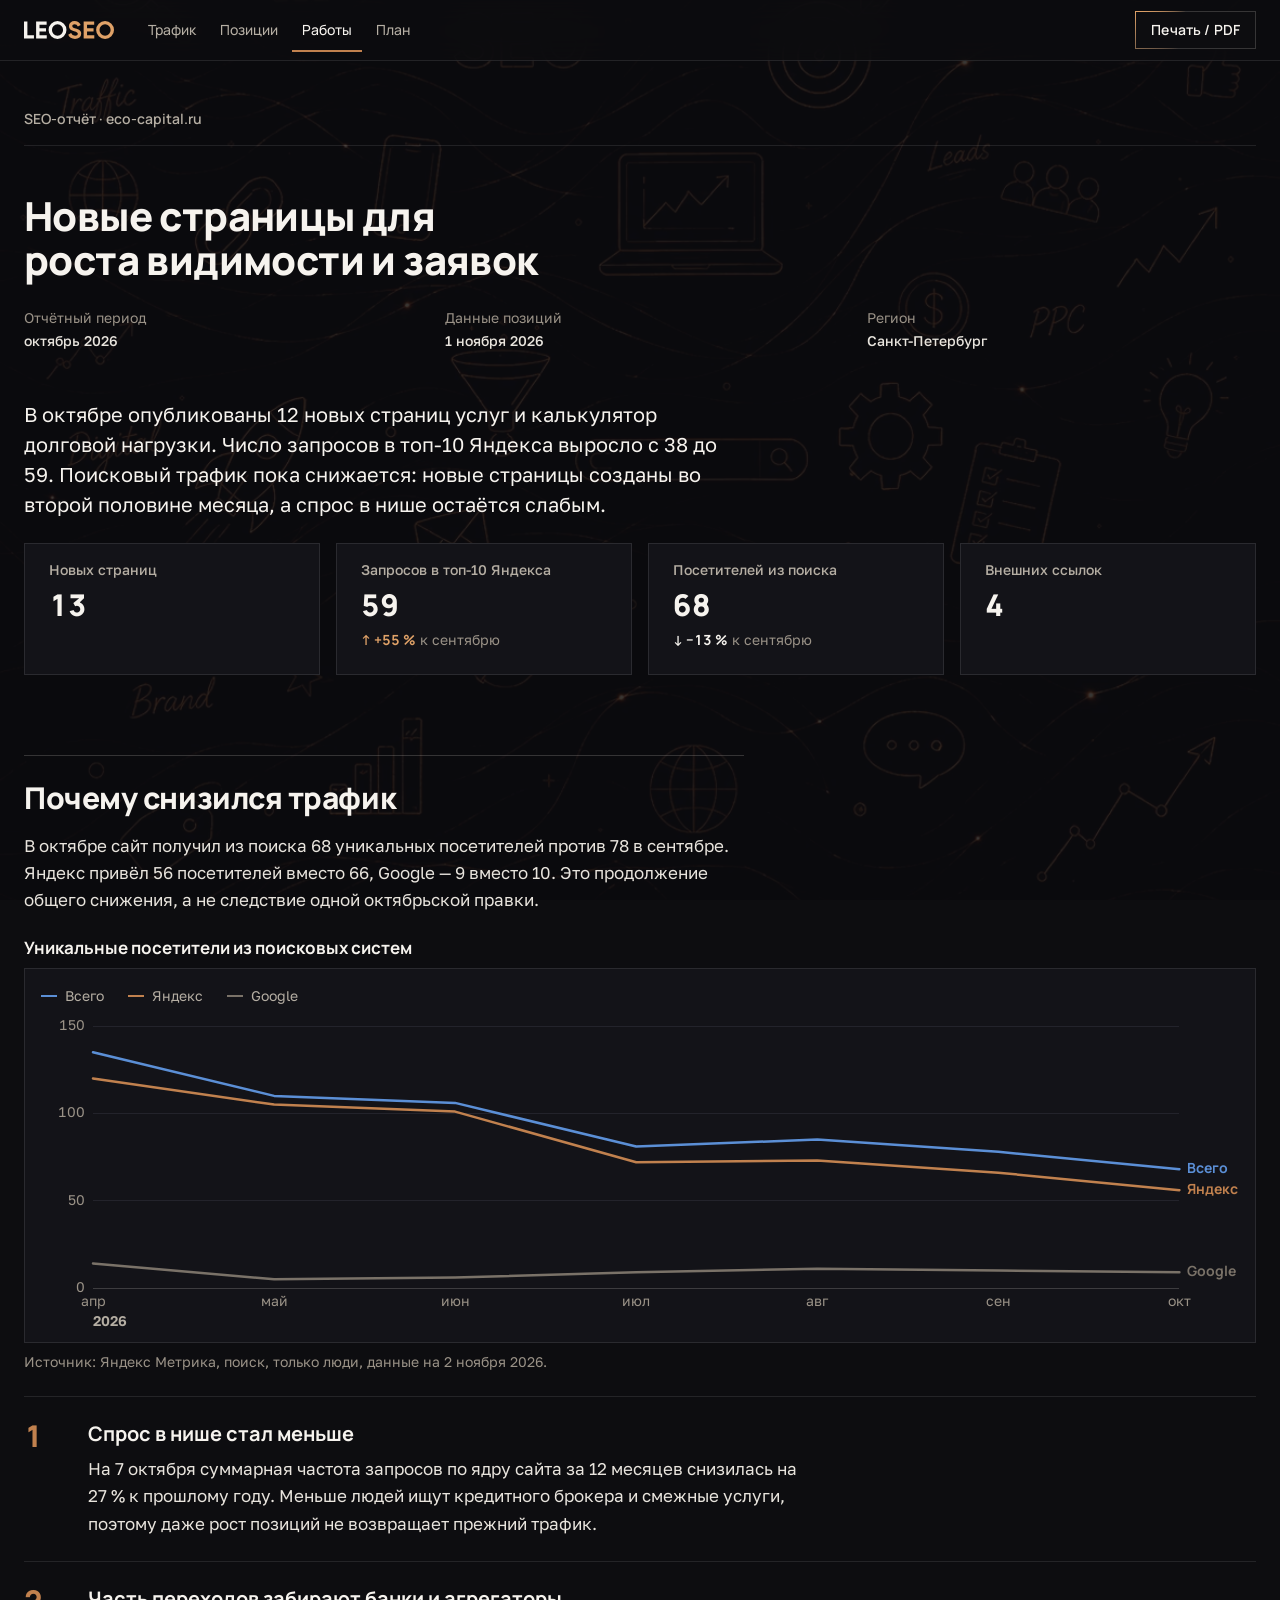
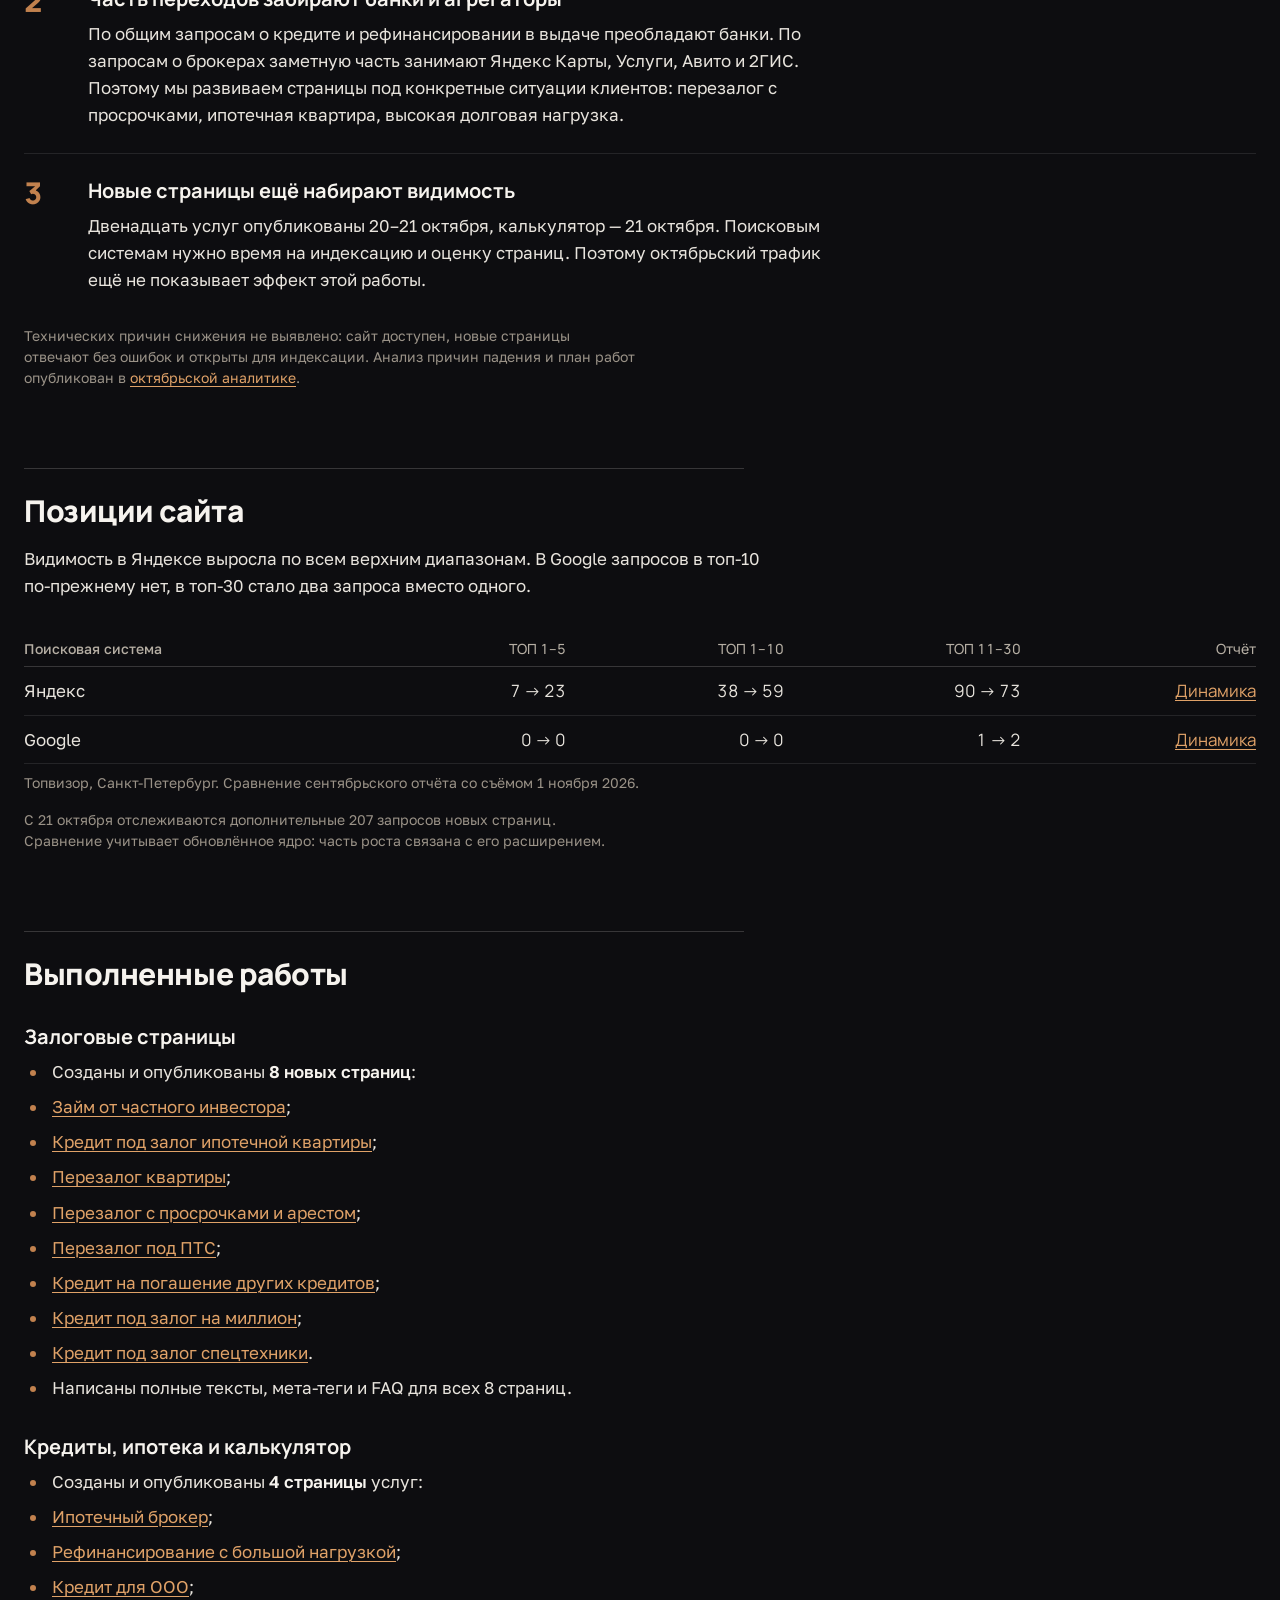
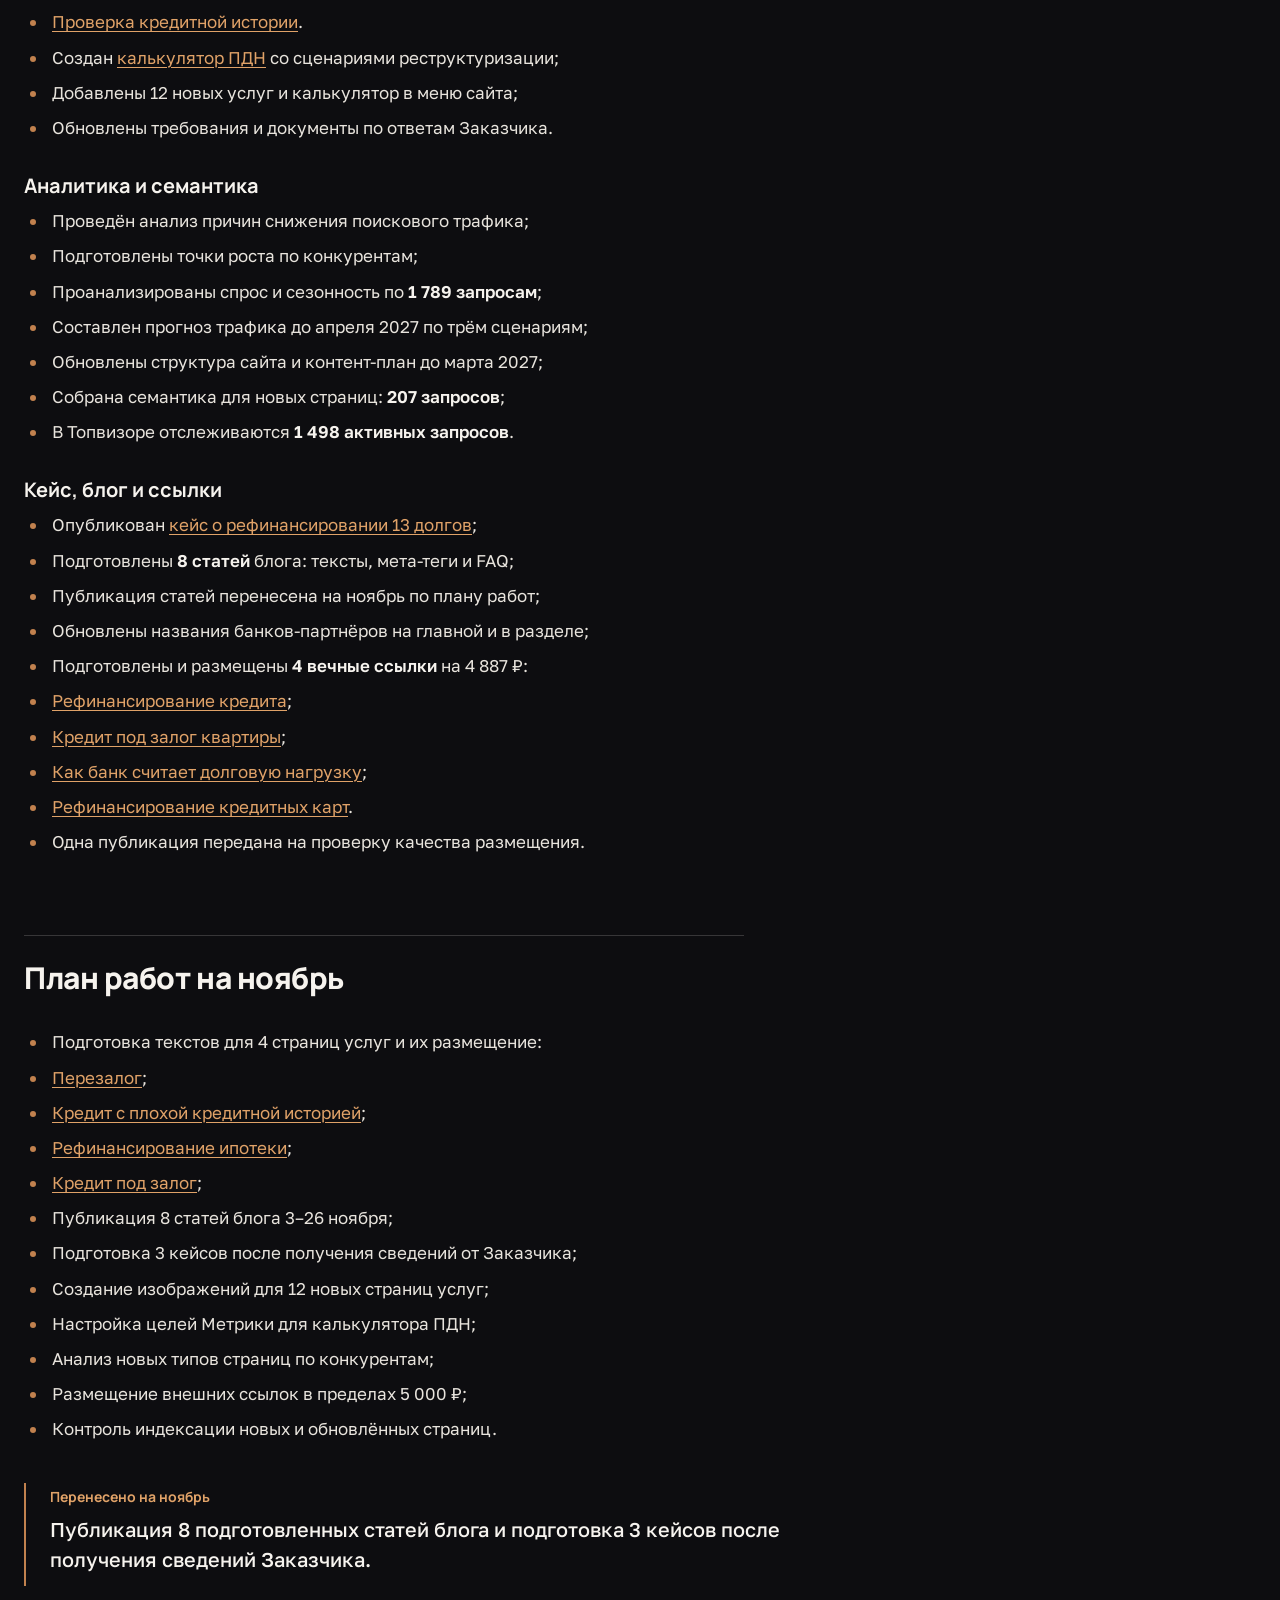
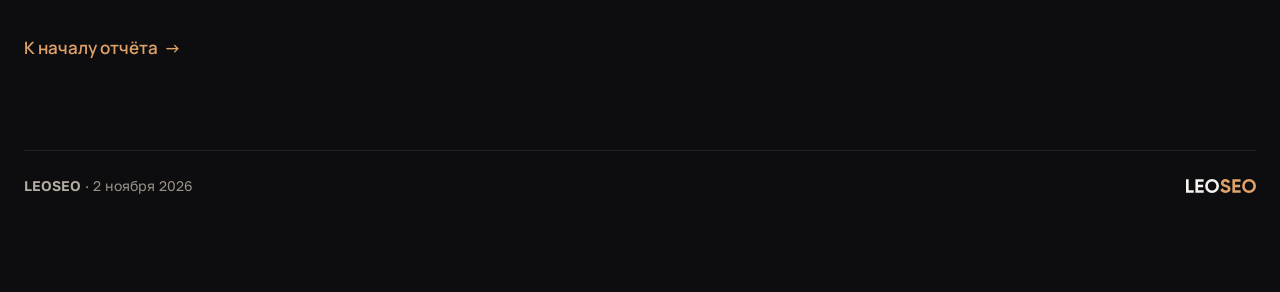
<file: eco-capital/otchet-oktyabr-2026/index.html>
<!doctype html><html lang="ru"><head>
<meta name="robots" content="noindex, nofollow"><meta charset="utf-8"><meta name="viewport" content="width=device-width, initial-scale=1"><title>SEO-отчёт за октябрь 2026 · eco-capital.ru · LEOSEO</title><link rel="preconnect" href="https://fonts.googleapis.com"><link rel="preconnect" href="https://fonts.gstatic.com" crossorigin><style>/* tokens/fonts.css */
/* Google Fonts (OFL, web licence). Manrope — display + figures; Golos Text — running text. Both have full Cyrillic. */
@import url('https://fonts.googleapis.com/css2?family=Golos+Text:wght@400;500;600&family=Manrope:wght@500;600;700;800&display=swap');

/* tokens/colors.css */
/* LEOSEO — colour tokens. One screen theme: dark (:root).
   The light palette exists only for print/PDF (@media print) and for print-preview cards ([data-theme="print"]).
   Contrast figures: dark — against the page (#0d0d10 + background art at 18 %, 99.9th percentile pixel);
   print — against white. */

:root{
  /* raw — ink (dark) */
  --n-deep:#08080a;--n-bg:#0d0d10;--n-s1:#131318;--n-s2:#191920;--n-grid:#23232b;
  --ink-0:#f6f3ee;--ink-1:#e8e4dd;--ink-2:#b5aea3;--ink-3:#9a9287;
  /* raw — paper (print) */
  --p-bg:#ffffff;--p-s1:#f7f5f1;--p-s2:#efece6;--p-grid:#e7e3dc;
  --pk-0:#14161a;--pk-1:#2b2824;--pk-2:#544e46;--pk-3:#6e675e;
  /* raw — copper */
  --cu-300:#e0a268;--cu-500:#c1814e;--cu-600:#b06f3c;--cu-700:#985e30;
  /* raw — blue (data) */
  --blue-500:#5b8fd6;--blue-700:#3d6fb8;
  /* raw — sand (third data series) */
  --sand-500:#7a7268;--sand-600:#8a8278;

  --bg-image-opacity:.18;
}

:root,[data-theme="dark"]{
  color-scheme:dark;
  --bg-deep:var(--n-deep);       /* tracks, wells, inset areas */
  --bg:var(--n-bg);              /* page, under the background art */
  --surface-1:var(--n-s1);       /* cards, figure frames — opaque, hides the art */
  --surface-2:var(--n-s2);       /* tooltip, hover, selected segment */
  --text-strong:var(--ink-0);    /* headings, lead — 14.7:1 */
  --text-body:var(--ink-1);      /* running text — 12.8:1 */
  --text-muted:var(--ink-2);     /* table heads, legend — 7.4:1 */
  --text-faint:var(--ink-3);     /* source, captions — 5.3:1 */
  --line:rgba(246,243,238,.10);
  --line-strong:rgba(246,243,238,.18);
  --grid:var(--n-grid);
  --accent:var(--cu-500);        /* graphics — 5.1:1; on surface 5.8:1 */
  --accent-text:var(--cu-300);   /* copper as text/link — 7.4:1 */
  --accent-line:var(--cu-500);
  --data-1:var(--blue-500);      /* on surface-1 5.6:1 */
  --data-2:var(--cu-500);        /* on surface-1 5.8:1 */
  --data-3:var(--sand-500);      /* on surface-1 3.9:1 — graphics only */
  --up:var(--cu-300);
  --down:var(--ink-0);
  --focus:var(--cu-300);
  --hover:rgba(246,243,238,.04);
}

[data-theme="print"]{
  color-scheme:light;
  --bg-deep:var(--p-s2);--bg:var(--p-bg);--surface-1:var(--p-s1);--surface-2:var(--p-s2);
  --text-strong:var(--pk-0);--text-body:var(--pk-1);--text-muted:var(--pk-2);--text-faint:var(--pk-3);
  --line:rgba(20,22,26,.12);--line-strong:rgba(20,22,26,.24);--grid:var(--p-grid);
  --accent:var(--cu-600);--accent-text:var(--cu-700);--accent-line:var(--cu-600);
  --data-1:var(--blue-700);--data-2:var(--cu-600);--data-3:var(--sand-600);
  --up:var(--cu-700);--down:var(--pk-0);--focus:var(--cu-700);--hover:rgba(20,22,26,.04);
}

@media print{
  :root,[data-theme="dark"]{
    color-scheme:light;
    --bg-deep:var(--p-s2);           /* 17.8:1 strong / 5.6:1 faint on white */
    --bg:var(--p-bg);--surface-1:var(--p-s1);--surface-2:var(--p-s2);
    --text-strong:var(--pk-0);--text-body:var(--pk-1);--text-muted:var(--pk-2);--text-faint:var(--pk-3);
    --line:rgba(20,22,26,.12);--line-strong:rgba(20,22,26,.24);--grid:var(--p-grid);
    --accent:var(--cu-600);--accent-text:var(--cu-700);--accent-line:var(--cu-600);
    --data-1:var(--blue-700);--data-2:var(--cu-600);--data-3:var(--sand-600);
    --up:var(--cu-700);--down:var(--pk-0);--focus:var(--cu-700);--hover:transparent;
  }
}

/* tokens/typography.css */
/* Six-step scale. Body 17 px desktop / 16 px phone and print. */
:root{
  --font-display:'Manrope',-apple-system,'Segoe UI',Arial,sans-serif;
  --font-text:'Golos Text','Manrope',-apple-system,'Segoe UI',Arial,sans-serif;
  --font-num:'Manrope',-apple-system,'Segoe UI',Arial,sans-serif; /* always with tabular-nums */

  --fs-1:14px;  /* source, caption, table head, legend, axis */
  --fs-2:17px;  /* body, table cells */
  --fs-3:20px;  /* lead, H3 */
  --fs-4:24px;  /* callout, accent numbers */
  --fs-5:30px;  /* H2 */
  --fs-6:40px;  /* H1 */

  --fw-text:400;
  --fw-medium:500;
  --fw-semibold:600;
  --fw-bold:700;
  --fw-display:800;

  --lh-text:1.6;
  --lh-lead:1.5;
  --lh-h3:1.3;
  --lh-h2:1.2;
  --lh-h1:1.12;
  --ls-display:-.015em;

  --measure:68ch;       /* running text ≈ 65–72 chars of Golos */
  --measure-lead:36em;  /* lead at 20 px ≈ 60–65 chars */

  /* semantic */
  --text-h1:var(--fw-display) var(--fs-6)/var(--lh-h1) var(--font-display);
  --text-h2:var(--fw-display) var(--fs-5)/var(--lh-h2) var(--font-display);
  --text-h3:var(--fw-bold) var(--fs-3)/var(--lh-h3) var(--font-display);
  --text-lead:var(--fw-text) var(--fs-3)/var(--lh-lead) var(--font-text);
  --text-body-font:var(--fw-text) var(--fs-2)/var(--lh-text) var(--font-text);
  --text-small:var(--fw-text) var(--fs-1)/1.5 var(--font-text);
}
@media (max-width:600px){
  :root{--fs-2:16px;--fs-3:18px;--fs-4:20px;--fs-5:24px;--fs-6:30px}
}
@media print{
  :root{--fs-1:12px;--fs-2:15px;--fs-3:17px;--fs-4:20px;--fs-5:24px;--fs-6:32px}
}

/* tokens/spacing.css */
/* 8 px step. --sp-h (4 px) only inside dense rows. */
:root{
  --sp-h:4px;
  --sp-1:8px;--sp-2:16px;--sp-3:24px;--sp-4:32px;--sp-5:40px;--sp-6:48px;--sp-7:64px;--sp-8:80px;--sp-9:96px;

  --content-max:1080px;   /* page column */
  --page-pad:24px;        /* side padding */
  --hit:44px;             /* min tap target */

  --radius:0;             /* straight corners; 2 px max for tiny marks, never above 4 */
  --border:1px;           /* thin lines instead of shadows */
  --rule-accent:2px;      /* «Вывод» left rule */

  /* semantic */
  --space-section:var(--sp-8);  /* above H2 */
  --space-block:var(--sp-3);    /* between figure/table and text */
  --space-para:var(--sp-2);
}
@media (max-width:600px){
  :root{--page-pad:16px;--space-section:var(--sp-7)}
}

/* tokens/motion.css */
/* LEOSEO — motion, focus and state tokens (mechanics from leoseo.ru).
   Motion is a response to hover / press only. Nothing animates on scroll. */
:root{
  --ease:cubic-bezier(.22,.61,.36,1);
  /* durations: colour+border / lift+rotate / sheen; lifts: card hover / tilt card */
  --dur-fast:.16s;
  --dur-lift:.26s;
  --dur-sheen:.9s;
  --lift:-2px;
  --tilt-lift:-6px;
  --tilt-max:5deg;

  --focus-ring-color:var(--cu-300);  /* #e0a268 */
  --focus-ring-width:2px;
  --focus-ring-offset:2px;

  --copper-tint:rgba(193,129,78,.12);   /* selected chip, copper badge */
  --copper-edge:rgba(193,129,78,.55);   /* copper badge border */
  --bar-bg:rgba(13,13,16,.72);          /* sticky toolbar */
  --bar-bg-scrolled:rgba(8,8,10,.9);
  --bar-blur:14px;
  --bar-h:60px;

  --state-error:#e07a5f;    /* 6.6:1 on --bg-deep; always with «!» and text */
  --state-success:#8cbf9a;  /* 9.3:1 on --bg-deep; always with «✓» and text */
}
@media (prefers-reduced-motion:reduce){
  :root{
    --dur-fast:0s;
    --dur-lift:0s;
    --dur-sheen:0s;
    --lift:0px;
    --tilt-lift:0px;
    --tilt-max:0deg;
  }
}

/* tokens/base.css */
/* Element defaults for report pages + print geometry. */
*,*::before,*::after{box-sizing:border-box}
html{-webkit-text-size-adjust:100%}
body{margin:0;background:var(--bg);color:var(--text-body);font:var(--text-body-font);font-feature-settings:"kern"}
/* fixed background art, as on leoseo.ru */
body::before{content:"";position:fixed;inset:0;z-index:-1;pointer-events:none;background:url(bg-leoseo.webp) center/cover no-repeat;opacity:var(--bg-image-opacity)}
.ls-no-art::before,body.ls-no-art::before{display:none}
a{color:var(--accent-text);text-decoration:underline;text-decoration-thickness:1px;text-underline-offset:3px}
a:hover{color:var(--text-strong)}
:focus-visible{outline:2px solid var(--focus);outline-offset:2px}
b,strong{color:var(--text-strong);font-weight:var(--fw-semibold)}
::selection{background:var(--accent);color:var(--n-bg)}

.ls-screen-only{}
.ls-print-only{display:none}
.ls-break-before{}
.ls-avoid-break{break-inside:avoid}

@page{size:A4;margin:18mm 16mm 18mm 16mm}
@media print{
  body{background:#fff;-webkit-print-color-adjust:exact;print-color-adjust:exact}
  body::before{display:none}
  .ls-screen-only{display:none!important}
  .ls-print-only{display:block}
  .ls-break-before{break-before:page}
}

/* components/components.css */
/* Component classes (ls-*). Used by the React components in Claude Design; usable in plain HTML too. */

/* page */
.ls-page{background:transparent;color:var(--text-body);font:var(--text-body-font);min-height:100%}
.ls-page__inner{max-width:var(--content-max);margin:0 auto;padding:var(--sp-6) var(--page-pad) var(--sp-9)}

/* logo — url resolved relative to this file */
.ls-logo{display:inline-block;aspect-ratio:201/40;background:url(leoseo-logo-light.svg) left center/contain no-repeat;flex:none}
[data-theme="print"] .ls-logo{background-image:url(leoseo-logo-dark.svg)}
@media print{.ls-logo,[data-theme] .ls-logo{background-image:url(leoseo-logo-dark.svg)!important}}

/* report header */
.ls-head{margin:0 0 var(--sp-6)}
.ls-head__bar{display:flex;align-items:center;justify-content:space-between;gap:var(--sp-2);flex-wrap:wrap;padding-bottom:var(--sp-2);border-bottom:var(--border) solid var(--line)}
.ls-head__client{font:var(--fw-semibold) var(--fs-1)/1.4 var(--font-display);color:var(--text-muted)}
.ls-h1{font:var(--text-h1);letter-spacing:var(--ls-display);color:var(--text-strong);margin:var(--sp-6) 0 var(--sp-3);max-width:22em;text-wrap:balance}
.ls-head__meta{display:grid;grid-template-columns:repeat(auto-fit,minmax(200px,1fr));gap:var(--sp-2) var(--sp-4);margin:0}
.ls-head__meta div{min-width:0}
.ls-head__meta dt{font:var(--text-small);color:var(--text-faint);margin:0 0 2px}
.ls-head__meta dd{font:var(--fw-medium) var(--fs-1)/1.5 var(--font-text);color:var(--text-body);margin:0}

/* headings & text */
.ls-h2{font:var(--text-h2);letter-spacing:var(--ls-display);color:var(--text-strong);margin:var(--space-section) 0 var(--sp-2);padding-top:var(--sp-3);border-top:var(--border) solid var(--line-strong);max-width:24em;text-wrap:balance;break-after:avoid}
.ls-h2:first-child{margin-top:0}
.ls-h3{font:var(--text-h3);color:var(--text-strong);margin:var(--sp-4) 0 var(--sp-1);max-width:30em;text-wrap:balance;break-after:avoid}
.ls-h3:first-child{margin-top:0}
.ls-lead{font:var(--text-lead);color:var(--text-strong);max-width:var(--measure-lead);margin:0 0 var(--sp-3);text-wrap:pretty}
.ls-p{max-width:var(--measure);margin:0 0 var(--space-para);text-wrap:pretty}
.ls-p:last-child{margin-bottom:0}
.ls-bullets{max-width:var(--measure);margin:0 0 var(--space-para);padding-left:var(--sp-3)}
.ls-bullets li{margin:0 0 var(--sp-1);padding-left:var(--sp-h)}
.ls-bullets li::marker{color:var(--accent)}
.ls-note{font:var(--text-small);color:var(--text-faint);max-width:var(--measure);margin:var(--sp-1) 0 var(--sp-2)}
.ls-note b{color:var(--text-muted);font-weight:var(--fw-semibold)}

/* callout quote */
.ls-quote{margin:var(--sp-5) 0;padding:var(--sp-3) 0;border-top:var(--border) solid var(--line-strong);border-bottom:var(--border) solid var(--line-strong);max-width:46em;break-inside:avoid}
.ls-quote p{font:var(--fw-semibold) var(--fs-4)/1.4 var(--font-display);color:var(--text-strong);margin:0;text-wrap:pretty}
.ls-quote footer{font:var(--text-small);color:var(--text-faint);margin-top:var(--sp-2)}

/* conclusion */
.ls-conc{margin:var(--sp-5) 0;padding:var(--sp-h) 0 var(--sp-h) var(--sp-3);border-left:var(--rule-accent) solid var(--accent-line);max-width:calc(var(--measure) + var(--sp-3));break-inside:avoid}
.ls-conc__t{font:var(--fw-bold) var(--fs-1)/1.4 var(--font-display);color:var(--accent-text);margin:0 0 var(--sp-1)}
.ls-conc__b{font:var(--fw-medium) var(--fs-3)/1.5 var(--font-text);color:var(--text-strong);margin:0}
.ls-conc__b p{margin:0 0 var(--sp-1)}

/* figure */
.ls-fig{margin:var(--space-block) 0;break-inside:avoid}
.ls-fig__frame{position:relative;border:var(--border) solid var(--line);background:var(--surface-1);padding:var(--sp-2) var(--sp-2) var(--sp-1)}
.ls-fig__title{font:var(--fw-bold) var(--fs-2)/1.35 var(--font-display);color:var(--text-strong);margin:0 0 var(--sp-1)}
.ls-fig__cap{font:var(--text-small);color:var(--text-faint);margin:var(--sp-1) 0 0}
.ls-legend{display:flex;flex-wrap:wrap;gap:var(--sp-1) var(--sp-3);font:var(--text-small);color:var(--text-muted);margin:0 0 var(--sp-1);padding:0;list-style:none}
.ls-legend li{display:flex;align-items:center;gap:var(--sp-1)}
.ls-legend i{display:inline-block;width:10px;height:10px;flex:none}
.ls-legend i.is-line{width:16px;height:2px}
.ls-chart{display:block;width:100%;height:auto;overflow:visible;touch-action:pan-y}
.ls-chart text{font-family:var(--font-text);font-size:var(--fs-1);fill:var(--text-faint);font-variant-numeric:tabular-nums}
.ls-chart .yr{fill:var(--text-muted);font-weight:var(--fw-semibold)}
.ls-chart .lbl{font-family:var(--font-display);font-weight:var(--fw-bold)}
.ls-tip{position:absolute;z-index:2;pointer-events:none;background:var(--surface-2);border:var(--border) solid var(--line-strong);color:var(--text-strong);font:var(--text-small);padding:var(--sp-1) 12px;min-width:170px}
.ls-tip__h{font-weight:var(--fw-semibold);margin-bottom:2px}
.ls-tip__r{display:flex;justify-content:space-between;gap:var(--sp-2);color:var(--text-muted)}
.ls-tip__r b{font-family:var(--font-num);font-variant-numeric:tabular-nums;color:var(--text-strong);font-weight:var(--fw-semibold)}
.ls-tip__r i{display:inline-block;width:8px;height:8px;margin-right:6px}
@media print{.ls-tip{display:none!important}}

/* number table */
.ls-table{width:100%;border-collapse:collapse;margin:var(--sp-2) 0 var(--sp-1);font:var(--text-body-font);table-layout:auto}
.ls-table caption{caption-side:bottom;text-align:left;font:var(--text-small);color:var(--text-faint);padding-top:var(--sp-1)}
.ls-table th{text-align:left;font:var(--fw-medium) var(--fs-1)/1.35 var(--font-text);color:var(--text-muted);padding:var(--sp-1) 12px;border-bottom:var(--border) solid var(--line-strong);vertical-align:bottom}
.ls-table td{padding:10px 12px;border-bottom:var(--border) solid var(--line);vertical-align:baseline}
.ls-table th:first-child,.ls-table td:first-child{padding-left:0}
.ls-table th:last-child,.ls-table td:last-child{padding-right:0}
.ls-table .num{text-align:right;font-family:var(--font-num);font-variant-numeric:tabular-nums;white-space:nowrap}
.ls-table tfoot td{border-top:var(--border) solid var(--line-strong);border-bottom:0;color:var(--text-strong);font-weight:var(--fw-semibold)}
.ls-share{display:flex;align-items:center;justify-content:flex-end;gap:12px}
.ls-share__bar{position:relative;width:96px;height:8px;background:var(--bg-deep);outline:1px solid var(--line);outline-offset:-1px;flex:none}
.ls-share__bar span{position:absolute;inset:0 auto 0 0;background:var(--data-1)}
.ls-share b{min-width:3.6em;text-align:right;font-family:var(--font-num);font-variant-numeric:tabular-nums}
@media (max-width:600px){
  .ls-table{font-size:15px}
  .ls-table th,.ls-table td{padding-left:6px;padding-right:6px}
  .ls-share{flex-direction:column;align-items:flex-end;gap:4px}
  .ls-share__bar{width:56px;height:6px}
}

/* change list */
.ls-chg{list-style:none;margin:var(--sp-2) 0;padding:0;max-width:40em}
.ls-chg li{display:flex;justify-content:space-between;align-items:baseline;gap:var(--sp-2);padding:10px 0;min-height:var(--hit);border-bottom:var(--border) solid var(--line)}
.ls-chg li:first-child{border-top:var(--border) solid var(--line)}
.ls-chg__v{font:var(--fw-bold) var(--fs-2)/1.4 var(--font-num);font-variant-numeric:tabular-nums;white-space:nowrap;color:var(--down)}
.ls-chg__v.is-up{color:var(--up)}
.ls-chg__v.is-flat{color:var(--text-muted)}
.ls-chg__a{display:inline-block;width:1em;text-align:center;margin-right:2px;font-weight:var(--fw-semibold)}

/* reasons */
.ls-why{list-style:none;margin:var(--sp-2) 0 0;padding:0;counter-reset:w}
.ls-why>li{counter-increment:w;position:relative;padding:var(--sp-3) 0 var(--sp-3) 64px;border-top:var(--border) solid var(--line)}
.ls-why>li::before{content:counter(w);position:absolute;left:0;top:var(--sp-3);font:var(--fw-display) var(--fs-5)/1 var(--font-num);color:var(--accent);font-variant-numeric:tabular-nums}
.ls-why>li>.ls-h3{margin:0 0 var(--sp-1)}
@media (max-width:600px){.ls-why>li{padding-left:44px}}

/* plan month */
.ls-plan{border:var(--border) solid var(--line-strong);background:var(--surface-1);padding:var(--sp-3);margin:0 0 var(--sp-2)}
.ls-plan__h{display:flex;justify-content:space-between;align-items:baseline;gap:var(--sp-2);flex-wrap:wrap;margin:0 0 var(--sp-2)}
.ls-plan__h h3{margin:0}
.ls-plan__n{font:var(--text-small);color:var(--text-faint)}
.ls-plan ul{list-style:none;margin:0;padding:0;display:grid;grid-template-columns:repeat(auto-fill,minmax(min(100%,300px),1fr));column-gap:var(--sp-4)}
.ls-plan li{padding:12px 0;border-top:var(--border) solid var(--line);display:grid;gap:var(--sp-h);align-content:start;break-inside:avoid}
.ls-plan__pg{font:var(--fw-semibold) var(--fs-2)/1.35 var(--font-display);color:var(--text-strong)}
.ls-plan__m{display:flex;flex-wrap:wrap;align-items:baseline;gap:var(--sp-h) var(--sp-1);font:var(--text-small);color:var(--text-faint)}
.ls-plan__m .q{color:var(--text-muted)}
.ls-plan__m .v{font-family:var(--font-num);font-variant-numeric:tabular-nums;color:var(--text-muted);white-space:nowrap}
.ls-tag{display:inline-block;font:var(--fw-semibold) var(--fs-1)/1 var(--font-display);padding:3px 6px;border:var(--border) solid var(--line-strong);color:var(--text-muted);white-space:nowrap}
.ls-tag.is-new{color:var(--accent-text);border-color:var(--accent-line)}

/* forecast */
.ls-fc{margin:var(--space-block) 0;break-inside:avoid}
.ls-fc__grp{padding:var(--sp-2) 0;border-top:var(--border) solid var(--line)}
.ls-fc__grp:last-of-type{border-bottom:var(--border) solid var(--line)}
.ls-fc__t{font:var(--fw-bold) var(--fs-2)/1.35 var(--font-display);color:var(--text-strong);margin:0 0 var(--sp-1)}
.ls-fc__row{display:grid;grid-template-columns:minmax(0,9.5em) minmax(0,1fr);align-items:center;gap:var(--sp-2);min-height:32px}
.ls-fc__nm{font:var(--text-small);color:var(--text-muted)}
.ls-fc__row.is-main .ls-fc__nm{color:var(--text-strong);font-weight:var(--fw-semibold)}
.ls-fc__trk{position:relative;height:20px}
.ls-fc__bar{position:absolute;left:0;top:4px;height:12px;background:var(--data-3)}
.ls-fc__row.is-main .ls-fc__bar{background:var(--data-2)}
.ls-fc__val{position:absolute;top:0;font:var(--fw-bold) var(--fs-1)/20px var(--font-num);font-variant-numeric:tabular-nums;color:var(--text-strong);padding-left:var(--sp-1);white-space:nowrap}
.ls-fc__now{position:absolute;top:-6px;bottom:-6px;width:0;border-left:1px dashed var(--text-faint)}
.ls-fc__key{display:flex;align-items:center;gap:var(--sp-1);font:var(--text-small);color:var(--text-faint);margin:var(--sp-1) 0 0}
.ls-fc__key i{display:inline-block;width:0;height:14px;border-left:1px dashed var(--text-faint)}
@media (max-width:600px){.ls-fc__row{grid-template-columns:minmax(0,7.5em) minmax(0,1fr);gap:var(--sp-1)}}

/* signature */
.ls-sign{display:flex;flex-wrap:wrap;align-items:center;justify-content:space-between;gap:var(--sp-2);margin-top:var(--sp-8);padding-top:var(--sp-3);border-top:var(--border) solid var(--line);font:var(--text-small);color:var(--text-faint)}
.ls-sign p{margin:0}
.ls-sign b{color:var(--text-muted);font-weight:var(--fw-semibold)}

/* columns */
.ls-cols{display:grid;grid-template-columns:repeat(auto-fit,minmax(min(100%,420px),1fr));gap:var(--sp-3) var(--sp-5);align-items:start}

/* page break marker on screen */
.ls-pb{height:0;margin:0;border:0}
@media print{.ls-pb{break-after:page}
  .ls-page__inner{max-width:none;padding:0}
  .ls-fig__frame{background:transparent}
  .ls-plan{background:transparent}
}

/* ───── interactive ───── */
.ls-btn-reset{appearance:none;background:none;border:0;margin:0;padding:0;font:inherit;color:inherit;cursor:pointer;border-radius:0}

/* card */
.ls-card{position:relative;display:grid;align-content:start;gap:var(--sp-1);background:var(--surface-1);border:var(--border) solid var(--line);padding:var(--sp-2) var(--sp-3) var(--sp-3);min-width:0;color:var(--text-body);text-decoration:none}
a.ls-card:hover{border-color:var(--line-strong);background:var(--surface-2);color:var(--text-body)}
.ls-card__top{display:flex;justify-content:space-between;align-items:baseline;gap:var(--sp-2)}
.ls-card__t{font:var(--fw-medium) var(--fs-1)/1.4 var(--font-text);color:var(--text-muted);margin:0}
.ls-card.is-page .ls-card__t,.ls-card.is-task .ls-card__t{font:var(--fw-semibold) var(--fs-2)/1.35 var(--font-display);color:var(--text-strong)}
.ls-card__v{font:var(--fw-display) var(--fs-5)/1.1 var(--font-num);font-variant-numeric:tabular-nums;color:var(--text-strong);letter-spacing:var(--ls-display);margin:0}
.ls-card.is-page .ls-card__v,.ls-card.is-task .ls-card__v{font:var(--fw-bold) var(--fs-3)/1.2 var(--font-num)}
.ls-card__c{font:var(--text-small);color:var(--text-faint);margin:0}
.ls-card__chg{font:var(--fw-bold) var(--fs-1)/1.4 var(--font-num);font-variant-numeric:tabular-nums;color:var(--down);white-space:nowrap}
.ls-card__chg.is-up{color:var(--up)}
.ls-card__spark{display:block;width:100%;height:36px;margin-top:var(--sp-1)}
.ls-cards{display:grid;grid-template-columns:repeat(auto-fit,minmax(min(100%,220px),1fr));gap:var(--sp-2);margin:var(--space-block) 0}
.ls-status{font:var(--fw-semibold) var(--fs-1)/1 var(--font-display);padding:3px 6px;border:var(--border) solid var(--line-strong);color:var(--text-muted);white-space:nowrap}
.ls-status.is-done{color:var(--text-strong);border-color:var(--text-faint)}
.ls-status.is-doing{color:var(--accent-text);border-color:var(--accent-line)}

/* segmented control */
.ls-seg{display:inline-flex;border:var(--border) solid var(--line-strong);background:var(--bg-deep);max-width:100%;flex-wrap:wrap}
.ls-seg__o{min-height:36px;min-width:44px;padding:0 var(--sp-2);font:var(--fw-semibold) var(--fs-1)/1 var(--font-display);color:var(--text-muted);border-right:var(--border) solid var(--line)}
.ls-seg__o:last-child{border-right:0}
.ls-seg__o:hover{color:var(--text-strong)}
.ls-seg__o[aria-checked="true"],.ls-seg__o[aria-selected="true"]{background:var(--surface-2);color:var(--text-strong);box-shadow:inset 0 -2px 0 var(--text-strong)}
.ls-seg__o:focus-visible{outline-offset:-2px}
.ls-controls{display:flex;flex-wrap:wrap;align-items:center;justify-content:space-between;gap:var(--sp-1) var(--sp-3);margin:var(--sp-3) 0 calc(-1 * var(--sp-1))}
.ls-tabs{display:flex;gap:0;border-bottom:var(--border) solid var(--line-strong);overflow-x:auto;scrollbar-width:none}
.ls-tabs .ls-seg__o{border:0;background:none;min-height:44px;padding:0 var(--sp-2)}
.ls-tabs .ls-seg__o:first-child{padding-left:0}
.ls-tabs .ls-seg__o[aria-selected="true"]{background:none;box-shadow:inset 0 -2px 0 var(--accent)}

/* toggle */
.ls-tgl{display:inline-flex;align-items:center;gap:12px;min-height:44px;font:var(--text-small);color:var(--text-muted);cursor:pointer;user-select:none}
.ls-tgl:hover{color:var(--text-strong)}
.ls-tgl__sw{position:relative;width:36px;height:20px;border:var(--border) solid var(--line-strong);background:var(--bg-deep);flex:none}
.ls-tgl__sw::after{content:"";position:absolute;top:2px;left:2px;width:14px;height:14px;background:var(--text-faint)}
.ls-tgl[aria-checked="true"]{color:var(--text-strong)}
.ls-tgl[aria-checked="true"] .ls-tgl__sw{border-color:var(--accent-line)}
.ls-tgl[aria-checked="true"] .ls-tgl__sw::after{left:18px;background:var(--accent)}
.ls-tgl__dot{display:inline-block;width:10px;height:10px;flex:none}

/* range slider */
.ls-range{display:grid;gap:var(--sp-1);margin:var(--sp-2) 0;max-width:40em}
.ls-range__h{display:flex;justify-content:space-between;align-items:baseline;gap:var(--sp-2)}
.ls-range__l{font:var(--fw-medium) var(--fs-2)/1.4 var(--font-text);color:var(--text-strong)}
.ls-range__o{font:var(--fw-display) var(--fs-4)/1 var(--font-num);font-variant-numeric:tabular-nums;color:var(--text-strong);white-space:nowrap}
.ls-range__o small{font:var(--fw-medium) var(--fs-1)/1 var(--font-text);color:var(--text-faint);margin-left:6px}
.ls-range input{-webkit-appearance:none;appearance:none;width:100%;height:44px;margin:0;background:transparent;cursor:pointer}
.ls-range input::-webkit-slider-runnable-track{height:4px;background:linear-gradient(to right,var(--accent) var(--p),var(--bg-deep) var(--p));outline:1px solid var(--line-strong)}
.ls-range input::-moz-range-track{height:4px;background:var(--bg-deep);outline:1px solid var(--line-strong)}
.ls-range input::-moz-range-progress{height:4px;background:var(--accent)}
.ls-range input::-webkit-slider-thumb{-webkit-appearance:none;width:20px;height:20px;margin-top:-8px;background:var(--text-strong);border:2px solid var(--bg);border-radius:0}
.ls-range input::-moz-range-thumb{width:16px;height:16px;background:var(--text-strong);border:2px solid var(--bg);border-radius:0}
.ls-range input:focus-visible{outline:none}
.ls-range input:focus-visible::-webkit-slider-thumb{outline:2px solid var(--focus);outline-offset:2px}
.ls-range input:focus-visible::-moz-range-thumb{outline:2px solid var(--focus);outline-offset:2px}
.ls-range__ax{display:flex;justify-content:space-between;font:var(--text-small);color:var(--text-faint);font-variant-numeric:tabular-nums;margin-top:calc(-1 * var(--sp-1))}
.ls-outs{display:grid;grid-template-columns:repeat(auto-fit,minmax(min(100%,180px),1fr));gap:var(--sp-2);margin:var(--sp-2) 0}
.ls-out{border-top:var(--border) solid var(--line-strong);padding-top:var(--sp-1)}
.ls-out dt{font:var(--text-small);color:var(--text-faint);margin:0}
.ls-out dd{margin:var(--sp-h) 0 0;font:var(--fw-display) var(--fs-4)/1.2 var(--font-num);font-variant-numeric:tabular-nums;color:var(--text-strong)}

/* accordion */
.ls-acc{margin:var(--space-block) 0;border-top:var(--border) solid var(--line-strong)}
.ls-acc__i{border-bottom:var(--border) solid var(--line)}
.ls-acc__h{margin:0}
.ls-acc__b{display:flex;width:100%;align-items:center;justify-content:space-between;gap:var(--sp-2);min-height:56px;padding:var(--sp-1) 0;text-align:left;font:var(--fw-semibold) var(--fs-2)/1.35 var(--font-display);color:var(--text-strong)}
.ls-acc__b:hover{color:var(--accent-text)}
.ls-acc__b:focus-visible{outline-offset:-2px}
.ls-acc__m{display:flex;align-items:center;gap:var(--sp-2);font:var(--text-small);color:var(--text-faint);flex:none}
.ls-acc__g{display:inline-grid;place-items:center;width:28px;height:28px;border:var(--border) solid var(--line-strong);font:var(--fw-medium) 18px/1 var(--font-display);color:var(--text-muted)}
.ls-acc__p{padding:0 0 var(--sp-3)}
.ls-acc__p[hidden]{display:none}
@media print{.ls-acc__p[hidden]{display:block}.ls-acc__g{display:none}}

/* carousel */
.ls-car{margin:var(--space-block) 0}
.ls-car__h{display:flex;justify-content:space-between;align-items:center;gap:var(--sp-2);margin:0 0 var(--sp-2)}
.ls-car__nav{display:flex;gap:var(--sp-1)}
.ls-car__btn{display:inline-grid;place-items:center;width:44px;height:44px;border:var(--border) solid var(--line-strong);background:var(--bg-deep);color:var(--text-strong);font:var(--fw-semibold) 18px/1 var(--font-display)}
.ls-car__btn:hover{background:var(--surface-2)}
.ls-car__btn:disabled{color:var(--text-faint);border-color:var(--line);cursor:default;background:transparent}
.ls-car__trk{display:grid;grid-auto-flow:column;grid-auto-columns:minmax(min(84%,300px),calc((100% - 2 * var(--sp-2)) / 3));gap:var(--sp-2);overflow-x:auto;scroll-snap-type:x mandatory;scrollbar-width:none;overscroll-behavior-x:contain;scroll-behavior:auto}
.ls-car__trk::-webkit-scrollbar{display:none}
.ls-car__trk>*{scroll-snap-align:start}
.ls-car__trk:focus-visible{outline-offset:4px}
.ls-car__dots{display:flex;justify-content:center;gap:0;margin-top:var(--sp-1)}
.ls-car__dot{display:inline-grid;place-items:center;width:32px;height:44px}
.ls-car__dot span{display:block;width:8px;height:8px;border:1px solid var(--text-faint)}
.ls-car__dot[aria-current="true"] span{background:var(--text-strong);border-color:var(--text-strong)}
.ls-car__dot:focus-visible{outline-offset:-6px}
@media print{.ls-car__trk{grid-auto-flow:row;grid-template-columns:1fr 1fr;overflow:visible}.ls-car__nav,.ls-car__dots{display:none}}
@media (max-width:600px){.ls-car__nav{display:none}}

/* progress */
.ls-prog{margin:var(--sp-2) 0;max-width:40em}
.ls-prog__h{display:flex;justify-content:space-between;align-items:baseline;gap:var(--sp-2);margin-bottom:var(--sp-1)}
.ls-prog__l{font:var(--fw-medium) var(--fs-2)/1.4 var(--font-text);color:var(--text-strong)}
.ls-prog__v{font:var(--fw-bold) var(--fs-2)/1.4 var(--font-num);font-variant-numeric:tabular-nums;color:var(--text-strong);white-space:nowrap}
.ls-prog__v small{font:var(--text-small);color:var(--text-faint);margin-left:6px}
.ls-prog__t{position:relative;height:8px;background:var(--bg-deep);outline:1px solid var(--line-strong);outline-offset:-1px;display:flex}
.ls-prog__d{background:var(--accent);height:100%}
.ls-prog__w{height:100%;background:repeating-linear-gradient(90deg,var(--text-faint) 0 2px,transparent 2px 6px);opacity:.6}
.ls-prog__k{display:flex;flex-wrap:wrap;gap:var(--sp-h) var(--sp-3);font:var(--text-small);color:var(--text-faint);margin-top:var(--sp-1)}
.ls-prog__k i{display:inline-block;width:10px;height:10px;margin-right:6px;vertical-align:-1px}
@media (max-width:600px){.ls-seg__o{min-height:44px}}

/* components/mechanics.css */
/* LEOSEO — interaction layer (leo-*). Adds hover/press motion, focus, buttons, chips, badges,
   sticky toolbar, form states. Base ls-* rules stay untouched; refinements below extend them.
   Doc-only forced states: .is-hover / .is-active / .is-focus mirror :hover / :active / :focus-visible. */

/* focus — everywhere */
:where(a,button,input,select,textarea,summary,[tabindex]):focus-visible,
.is-focus{outline:var(--focus-ring-width) solid var(--focus-ring-color)!important;outline-offset:var(--focus-ring-offset)!important}
.ls-range input:focus-visible{outline:none!important}
.ls-range input:focus-visible::-webkit-slider-thumb{outline:var(--focus-ring-width) solid var(--focus-ring-color);outline-offset:var(--focus-ring-offset)}
.ls-range input:focus-visible::-moz-range-thumb{outline:var(--focus-ring-width) solid var(--focus-ring-color);outline-offset:var(--focus-ring-offset)}
@media (min-width:601px){.ls-tabs{overflow:visible}}

/* arrows & links */
.leo-arrow{display:inline-block;transition:transform var(--dur-lift) var(--ease)}
:is(a,button,.leo-card):is(:hover,.is-hover)>.leo-arrow,
:is(a,button,.leo-card):is(:hover,.is-hover) .leo-reveal .leo-arrow{transform:translateX(4px)}
.leo-link{display:inline-flex;align-items:center;gap:6px;min-height:44px;color:var(--accent-text);font:var(--fw-semibold) var(--fs-2)/1.4 var(--font-display);text-decoration:none;transition:color var(--dur-fast) var(--ease)}
.leo-link:is(:hover,.is-hover){color:var(--text-strong)}

/* ───── buttons ───── */
.leo-btn{display:inline-flex;align-items:center;justify-content:center;gap:var(--sp-1);min-height:44px;padding:0 20px;font:var(--fw-semibold) var(--fs-1)/1 var(--font-display);letter-spacing:.01em;border:1px solid transparent;border-radius:0;cursor:pointer;text-decoration:none;white-space:nowrap;-webkit-tap-highlight-color:transparent;
  transition:background-color var(--dur-fast) var(--ease),border-color var(--dur-fast) var(--ease),color var(--dur-fast) var(--ease),transform var(--dur-fast) var(--ease)}
.leo-btn--sm{min-height:36px;padding:0 14px}
.leo-btn--lg{min-height:52px;padding:0 28px;font-size:var(--fs-2)}
.leo-btn--block{display:flex;width:100%}
@media (max-width:600px){.leo-btn--sm{min-height:44px}}
.leo-btn--primary{background:var(--accent);border-color:var(--accent);color:var(--n-deep)}
.leo-btn--primary:is(:hover,.is-hover){background:var(--cu-300);border-color:var(--cu-300);color:var(--n-deep)}
.leo-btn--primary:is(:active,.is-active){background:var(--cu-600);border-color:var(--cu-600);transform:translateY(1px)}
.leo-btn--outline{background:var(--bg);border-color:var(--line-strong);color:var(--text-strong)}
.leo-btn--outline:is(:hover,.is-hover){border-color:var(--accent-line);color:var(--accent-text)}
.leo-btn--outline:is(:active,.is-active){background:var(--surface-2);transform:translateY(1px)}
.leo-btn--ghost{background:transparent;color:var(--text-muted)}
.leo-btn--ghost:is(:hover,.is-hover){background:var(--hover);color:var(--text-strong)}
.leo-btn--ghost:is(:active,.is-active){background:rgba(246,243,238,.08);transform:translateY(1px)}
.leo-btn:is(:disabled,[aria-disabled="true"]):not(.is-loading){background:transparent;border-color:var(--line);color:var(--text-faint);opacity:.6;cursor:not-allowed;transform:none}
.leo-btn--ghost:is(:disabled,[aria-disabled="true"]):not(.is-loading){border-color:transparent}
.leo-btn.is-loading{cursor:progress}
.leo-btn.is-loading:is(:hover,:active){transform:none}
.leo-spin{width:14px;height:14px;border:2px solid currentColor;border-right-color:transparent;flex:none;animation:leo-rot .7s linear infinite}
@keyframes leo-rot{to{transform:rotate(1turn)}}

/* glow wrapper: copper edge rests in one corner, rotates on hover / focus */
.leo-glow{position:relative;display:inline-flex;padding:1px;isolation:isolate;overflow:hidden;background:var(--line-strong);vertical-align:middle}
.leo-glow--block{display:flex;width:100%}
.leo-glow::before{content:"";position:absolute;left:50%;top:50%;width:200%;aspect-ratio:1;translate:-50% -50%;z-index:-1;
  background:conic-gradient(from 0deg,transparent 0 62%,var(--cu-300) 80%,transparent 92%);animation:leo-rot 3.2s linear infinite;animation-play-state:paused}
.leo-glow:is(:hover,:focus-within,.is-hover)::before{animation-play-state:running}
.leo-glow>.leo-btn{border-color:transparent;flex:1}
.leo-glow>.leo-btn--outline{background:var(--bg)}

/* ───── cards (extends .ls-card) ───── */
.leo-card{position:relative;overflow:hidden;cursor:pointer;
  transition:transform var(--dur-lift) var(--ease),border-color var(--dur-fast) var(--ease),background-color var(--dur-fast) var(--ease)}
.leo-card:is(:hover,.is-hover){transform:translateY(var(--lift));border-color:var(--accent-line)}
.leo-card:is(:active,.is-active){transform:translateY(0)}
.leo-card[data-tilt]{transform-style:preserve-3d;will-change:transform}
.leo-card[data-tilt].is-tilting{transition:transform .08s linear,border-color var(--dur-fast) var(--ease),background-color var(--dur-fast) var(--ease)}
.leo-sheen::after{content:"";position:absolute;inset:0;pointer-events:none;background:linear-gradient(105deg,transparent 30%,rgba(246,243,238,.08) 50%,transparent 70%);transform:translateX(-110%)}
.leo-sheen:is(:hover,.is-hover)::after{transform:translateX(110%);transition:transform var(--dur-sheen) var(--ease)}
.leo-reveal{display:inline-flex;align-items:center;gap:6px;margin-top:var(--sp-1);font:var(--fw-semibold) var(--fs-1)/1.4 var(--font-display);color:var(--accent-text);opacity:0;transform:translateY(4px);
  transition:opacity var(--dur-fast) var(--ease),transform var(--dur-lift) var(--ease)}
.leo-card:is(:hover,:focus-visible,.is-hover) .leo-reveal{opacity:1;transform:none}
@media (hover:none){.leo-reveal{opacity:1;transform:none}}
.ls-card.is-featured{background:var(--surface-2);border-color:var(--accent-line)}
.ls-card__badge{position:absolute;top:var(--sp-2);right:var(--sp-2)}
.ls-card.is-featured .ls-card__top{padding-right:96px}
@media print{.leo-reveal{display:none}.leo-card{transform:none!important}}

/* ───── chips & badges ───── */
.leo-chips{display:flex;flex-wrap:wrap;align-items:center;gap:var(--sp-1);margin:var(--sp-2) 0 0}
.leo-chip{display:inline-flex;align-items:center;gap:var(--sp-1);min-height:36px;padding:0 14px;border:1px solid var(--line-strong);background:transparent;color:var(--text-muted);font:var(--fw-medium) var(--fs-1)/1 var(--font-text);cursor:pointer;border-radius:0;
  transition:color var(--dur-fast) var(--ease),border-color var(--dur-fast) var(--ease),background-color var(--dur-fast) var(--ease),transform var(--dur-fast) var(--ease)}
.leo-chip:is(:hover,.is-hover){color:var(--text-strong);border-color:var(--text-faint)}
.leo-chip:is(:active,.is-active){transform:translateY(1px)}
.leo-chip[aria-pressed="true"]{background:var(--copper-tint);border-color:var(--accent-line);color:var(--text-strong)}
.leo-chip:disabled{opacity:.45;cursor:not-allowed;transform:none;color:var(--text-faint);border-color:var(--line)}
.leo-chip__n{font:var(--fw-semibold) var(--fs-1)/1 var(--font-num);font-variant-numeric:tabular-nums;color:var(--text-faint)}
.leo-chip[aria-pressed="true"] .leo-chip__n{color:var(--accent-text)}
.leo-chips__s{margin-left:auto;font:var(--text-small);color:var(--text-faint);font-variant-numeric:tabular-nums}
@media (max-width:600px){.leo-chip{min-height:44px}.leo-chips__s{margin-left:0;width:100%}}
@media print{.leo-chips{display:none}}

.leo-badge,.ls-tag,.ls-status{display:inline-flex;align-items:center;gap:6px;height:24px;padding:0 8px;border:1px solid var(--line-strong);background:transparent;color:var(--text-muted);font:var(--fw-semibold) var(--fs-1)/1 var(--font-display);letter-spacing:.01em;white-space:nowrap;vertical-align:middle}
.leo-badge--copper,.ls-tag.is-new{color:var(--accent-text);border-color:var(--copper-edge);background:var(--copper-tint)}
.leo-badge--mono{font-family:var(--font-num);font-variant-numeric:tabular-nums;color:var(--text-strong);background:var(--bg-deep)}
.leo-badge--dot,.ls-status,.ls-status:is(.is-done,.is-doing,.is-todo){border-color:transparent;padding-left:0;background:transparent}
.leo-badge--dot::before,.ls-status::before{content:"";width:7px;height:7px;background:currentColor;flex:none}
.leo-badge--dot.is-copper,.ls-status.is-doing{color:var(--accent-text)}
.leo-badge--dot.is-ink,.ls-status.is-done{color:var(--text-strong)}
.leo-badge--dot.is-faint,.ls-status.is-todo{color:var(--text-faint)}
.ls-status.is-todo::before,.leo-badge--dot.is-faint::before{background:transparent;border:1px solid currentColor}

/* ───── segments, tabs, accordion ───── */
.ls-seg__o{transition:color var(--dur-fast) var(--ease),background-color var(--dur-fast) var(--ease)}
.ls-seg__o:is(:hover,.is-hover):not(:disabled){color:var(--text-strong);background:var(--hover)}
.ls-seg__o:is(:active,.is-active):not(:disabled){background:rgba(246,243,238,.08)}
.ls-seg__o[aria-checked="true"]{background:var(--surface-2);box-shadow:inset 0 -2px 0 var(--accent)}
.ls-seg__o:disabled{color:var(--text-faint);opacity:.45;cursor:not-allowed}
.ls-tabs .ls-seg__o{box-shadow:inset 0 -2px 0 transparent;transition:color var(--dur-fast) var(--ease),box-shadow var(--dur-fast) var(--ease)}
.ls-tabs .ls-seg__o:is(:hover,.is-hover):not(:disabled){background:none;box-shadow:inset 0 -2px 0 var(--line-strong)}
.ls-tabs .ls-seg__o[aria-selected="true"]{color:var(--text-strong);box-shadow:inset 0 -2px 0 var(--accent)}
.ls-acc__b{transition:color var(--dur-fast) var(--ease)}
.ls-acc__b:is(:hover,.is-hover){color:var(--accent-text)}
.ls-acc__g{font-size:0;transition:border-color var(--dur-fast) var(--ease),color var(--dur-fast) var(--ease)}
.ls-acc__g::before{content:"+";display:block;font:var(--fw-medium) 20px/1 var(--font-display);transition:transform var(--dur-lift) var(--ease)}
.ls-acc__b[aria-expanded="true"] .ls-acc__g::before{transform:rotate(45deg)}
.ls-acc__b:is(:hover,.is-hover) .ls-acc__g{border-color:var(--accent-line);color:var(--accent-text)}

/* ───── tooltips, table rows, carousel, slider ───── */
.ls-table tbody tr{transition:background-color var(--dur-fast) var(--ease)}
.ls-table tbody tr:is(:hover,.is-hover){background:var(--hover)}
.ls-table tbody tr:is(:hover,.is-hover) td:first-child{color:var(--text-strong)}
.ls-car__trk{padding-block:var(--sp-1);margin-block:calc(-1 * var(--sp-1))}
.ls-car__btn{transition:border-color var(--dur-fast) var(--ease),color var(--dur-fast) var(--ease),background-color var(--dur-fast) var(--ease),transform var(--dur-fast) var(--ease)}
.ls-car__btn:is(:hover,.is-hover):not(:disabled){border-color:var(--accent-line);color:var(--accent-text);background:var(--bg-deep)}
.ls-car__btn:is(:active,.is-active):not(:disabled){transform:translateY(1px)}
.ls-car__btn:disabled{opacity:.5;cursor:not-allowed}
.ls-car__dot span{transition:background-color var(--dur-fast) var(--ease),border-color var(--dur-fast) var(--ease)}
.ls-car__dot:hover span{border-color:var(--text-strong)}
.ls-range input::-webkit-slider-thumb{transition:background-color var(--dur-fast) var(--ease),transform var(--dur-fast) var(--ease)}
.ls-range input:hover::-webkit-slider-thumb{background:var(--cu-300)}
.ls-range input:active::-webkit-slider-thumb{background:var(--accent);transform:scale(1.1)}
.ls-range input:hover::-moz-range-thumb{background:var(--cu-300)}
.ls-range input:active{cursor:grabbing}
.ls-range.is-disabled{opacity:.5}
.ls-range input:disabled{cursor:not-allowed}
.ls-range input:disabled::-webkit-slider-thumb{background:var(--text-faint)}
.ls-range input:disabled::-moz-range-thumb{background:var(--text-faint)}
.ls-range.is-disabled input::-webkit-slider-runnable-track{background:var(--bg-deep)}

.leo-hint{position:relative;display:inline;border-bottom:1px dotted var(--text-faint);cursor:help;transition:border-color var(--dur-fast) var(--ease),color var(--dur-fast) var(--ease)}
.leo-hint:is(:hover,:focus-visible,.is-hover){border-bottom-color:var(--accent);color:var(--text-strong)}
.leo-hint__b{position:absolute;left:0;bottom:calc(100% + 8px);z-index:6;width:max-content;max-width:min(300px,80vw);background:var(--surface-2);border:1px solid var(--line-strong);padding:var(--sp-1) 12px;font:var(--text-small);color:var(--text-strong);text-align:left;white-space:normal;
  opacity:0;visibility:hidden;transform:translateY(4px);pointer-events:none;transition:opacity var(--dur-fast) var(--ease),transform var(--dur-fast) var(--ease),visibility var(--dur-fast)}
.leo-hint:is(:hover,:focus-visible,.is-hover) .leo-hint__b{opacity:1;visibility:visible;transform:none}
@media print{.leo-hint{border-bottom:0}.leo-hint__b{display:none}}

/* ───── sticky report toolbar ───── */
.leo-bar{position:sticky;top:0;z-index:30;background:var(--bar-bg);-webkit-backdrop-filter:blur(var(--bar-blur));backdrop-filter:blur(var(--bar-blur));border-bottom:1px solid var(--line)}
.leo-bar.is-scrolled{background:var(--bar-bg-scrolled)}
.leo-bar__in{max-width:var(--content-max);margin:0 auto;padding:0 var(--page-pad);min-height:var(--bar-h);display:flex;align-items:center;gap:var(--sp-3)}
.leo-bar__nav{display:flex;flex:1;min-width:0;gap:var(--sp-h);overflow-x:auto;scrollbar-width:none}
.leo-bar__nav::-webkit-scrollbar{display:none}
.leo-bar__a{display:inline-flex;align-items:center;min-height:44px;padding:0 10px;color:var(--text-muted);text-decoration:none;font:var(--fw-medium) var(--fs-1)/1 var(--font-display);white-space:nowrap;box-shadow:inset 0 -2px 0 transparent;
  transition:color var(--dur-fast) var(--ease),box-shadow var(--dur-fast) var(--ease)}
.leo-bar__a:is(:hover,.is-hover){color:var(--text-body)}
.leo-bar__a[aria-current="true"]{color:var(--text-strong);box-shadow:inset 0 -2px 0 var(--accent)}
.leo-bar__a:focus-visible{outline-offset:-2px!important}
.ls-h2[id]{scroll-margin-top:calc(var(--bar-h) + var(--sp-2))}
@media (max-width:600px){.leo-bar__in{gap:var(--sp-2)}.leo-bar .ls-logo{display:none}}
@media print{.leo-bar{display:none!important}}

/* ───── form ───── */
.leo-form{display:grid;gap:var(--sp-3);max-width:36em;margin:var(--space-block) 0}
.leo-field{display:grid;gap:6px}
.leo-field__l{font:var(--fw-medium) var(--fs-1)/1.4 var(--font-text);color:var(--text-muted)}
.leo-field__l i{font-style:normal;color:var(--text-faint)}
.leo-input{width:100%;min-height:48px;padding:12px 14px;background:var(--bg-deep);border:1px solid var(--line-strong);border-radius:0;color:var(--text-strong);font:var(--text-body-font);
  transition:border-color var(--dur-fast) var(--ease),background-color var(--dur-fast) var(--ease)}
textarea.leo-input{min-height:120px;resize:vertical;line-height:1.5}
.leo-input::placeholder{color:var(--text-faint)}
.leo-input:is(:hover,.is-hover):not(:disabled){border-color:var(--text-faint)}
.leo-input:is(:focus,.is-focus){border-color:var(--accent-line);background:var(--n-deep)}
.leo-field.is-error .leo-input{border-color:var(--state-error)}
.leo-field.is-success .leo-input{border-color:var(--state-success)}
.leo-input:disabled{opacity:.5;cursor:not-allowed}
.leo-field__m{display:flex;gap:var(--sp-1);align-items:baseline;font:var(--text-small);color:var(--text-faint);margin:0}
.leo-field.is-error .leo-field__m{color:var(--state-error)}
.leo-field.is-success .leo-field__m{color:var(--state-success)}
.leo-field__ic{display:inline-grid;place-items:center;width:16px;height:16px;flex:none;border:1px solid currentColor;font:var(--fw-bold) 11px/1 var(--font-display);transform:translateY(2px)}
.leo-check{display:flex;gap:12px;align-items:flex-start;min-height:44px;padding:10px 0;cursor:pointer;font:var(--text-small);color:var(--text-muted);position:relative}
.leo-check input{position:absolute;opacity:0;width:20px;height:20px;margin:0;top:10px;left:0}
.leo-check__b{display:grid;place-items:center;width:20px;height:20px;flex:none;border:1px solid var(--line-strong);background:var(--bg-deep);
  transition:border-color var(--dur-fast) var(--ease),background-color var(--dur-fast) var(--ease)}
.leo-check:is(:hover,.is-hover) .leo-check__b{border-color:var(--accent-line)}
.leo-check input:checked+.leo-check__b{background:var(--accent);border-color:var(--accent)}
.leo-check input:checked+.leo-check__b::after{content:"✓";font:var(--fw-bold) 14px/1 var(--font-display);color:var(--n-deep)}
.leo-check input:focus-visible+.leo-check__b,.leo-check.is-focus .leo-check__b{outline:var(--focus-ring-width) solid var(--focus-ring-color);outline-offset:var(--focus-ring-offset)}
.leo-check.is-error .leo-check__b{border-color:var(--state-error)}
.leo-check.is-disabled{opacity:.5;cursor:not-allowed}
.leo-check a{color:var(--accent-text)}

/* reduced motion: everything off */
@media (prefers-reduced-motion:reduce){
  *,*::before,*::after{transition-duration:0s!important;animation:none!important}
  .leo-card,.leo-card[data-tilt]{transform:none!important}
  .leo-sheen::after{display:none}
  .leo-reveal{opacity:1;transform:none}
}

:root{--content-max:1440px}.ls-tw{overflow-x:auto}.ls-chart .hit{fill:transparent}.ls-chart .hit:hover{fill:var(--hover)}
@page{@top-left{content:"LEOSEO · eco-capital.ru";font:500 9pt Manrope,sans-serif;color:#6e675e;vertical-align:bottom;padding-bottom:4mm}
@top-right{content:"SEO-отчёт · октябрь 2026";font:500 9pt Manrope,sans-serif;color:#6e675e;vertical-align:bottom;padding-bottom:4mm}
@bottom-right{content:counter(page) " / " counter(pages);font:500 9pt Manrope,sans-serif;color:#6e675e}}
@page:first{@top-left{content:none}@top-right{content:none}}
</style></head><body>
<div class="ls-page" id="top">
<div class="leo-bar"><div class="leo-bar__in"><a href="#top" aria-label="LEOSEO, к началу отчёта" style="display:inline-flex;min-height:44px;align-items:center"><span class="ls-logo" role="img" aria-label="LEOSEO" style="height:18px"></span></a>
<nav class="leo-bar__nav" aria-label="Разделы отчёта"><a class="leo-bar__a" href="#traffic">Трафик</a><a class="leo-bar__a" href="#positions">Позиции</a><a class="leo-bar__a" href="#works">Работы</a><a class="leo-bar__a" href="#plan">План</a></nav>
<span class="leo-glow"><button type="button" class="leo-btn leo-btn--outline leo-btn--sm" onclick="window.print()">Печать / PDF</button></span></div></div>
<main class="ls-page__inner">
<header class="ls-head"><div class="ls-head__bar"><span class="ls-head__client">SEO-отчёт · eco-capital.ru</span></div>
<h1 class="ls-h1">Новые страницы для роста видимости и заявок</h1>
<dl class="ls-head__meta"><div><dt>Отчётный период</dt><dd>октябрь 2026</dd></div><div><dt>Данные позиций</dt><dd>1 ноября 2026</dd></div><div><dt>Регион</dt><dd>Санкт-Петербург</dd></div></dl></header>
<p class="ls-lead">В октябре опубликованы 12 новых страниц услуг и калькулятор долговой нагрузки. Число запросов в топ-10 Яндекса выросло с 38 до 59. Поисковый трафик пока снижается: новые страницы созданы во второй половине месяца, а спрос в нише остаётся слабым.</p>
<div class="ls-cards"><article class="ls-card is-metric"><div class="ls-card__top"><h4 class="ls-card__t">Новых страниц</h4></div><p class="ls-card__v">13</p></article><article class="ls-card is-metric"><div class="ls-card__top"><h4 class="ls-card__t">Запросов в топ-10 Яндекса</h4></div><p class="ls-card__v">59</p><p class="ls-card__c"><span class="ls-card__chg is-up">↑ +55 %</span> к сентябрю</p></article><article class="ls-card is-metric"><div class="ls-card__top"><h4 class="ls-card__t">Посетителей из поиска</h4></div><p class="ls-card__v">68</p><p class="ls-card__c"><span class="ls-card__chg">↓ −13 %</span> к сентябрю</p></article><article class="ls-card is-metric"><div class="ls-card__top"><h4 class="ls-card__t">Внешних ссылок</h4></div><p class="ls-card__v">4</p></article></div>

<h2 class="ls-h2" id="traffic">Почему снизился трафик</h2>
<p class="ls-p">В октябре сайт получил из поиска 68 уникальных посетителей против 78 в сентябре. Яндекс привёл 56 посетителей вместо 66, Google — 9 вместо 10. Это продолжение общего снижения, а не следствие одной октябрьской правки.</p>
<figure class="ls-fig"><p class="ls-fig__title">Уникальные посетители из поисковых систем</p><div class="ls-fig__frame"><ul class="ls-legend"><li><i class="is-line" style="background:var(--data-1)"></i>Всего</li><li><i class="is-line" style="background:var(--data-2)"></i>Яндекс</li><li><i class="is-line" style="background:var(--data-3)"></i>Google</li></ul><div class="ls-fig__wrap"><div id="ch-traffic" data-line='{"x": ["2026-04", "2026-05", "2026-06", "2026-07", "2026-08", "2026-09", "2026-10"], "series": [{"name": "Всего", "values": [135, 110, 106, 81, 85, 78, 68], "color": "var(--data-1)"}, {"name": "Яндекс", "values": [120, 105, 101, 72, 73, 66, 56], "color": "var(--data-2)"}, {"name": "Google", "values": [14, 5, 6, 9, 11, 10, 9], "color": "var(--data-3)"}], "label": "Посетители из поиска, апрель–октябрь 2026", "split": null, "splitLabel": "прогноз"}'></div><div class="ls-tip" style="display:none" role="status"></div></div></div><figcaption class="ls-fig__cap">Источник: Яндекс Метрика, поиск, только люди, данные на 2 ноября 2026.</figcaption></figure>
<ol class="ls-why">
<li><h3 class="ls-h3">Спрос в нише стал меньше</h3><p class="ls-p">На 7 октября суммарная частота запросов по ядру сайта за 12 месяцев снизилась на 27&nbsp;% к прошлому году. Меньше людей ищут кредитного брокера и смежные услуги, поэтому даже рост позиций не возвращает прежний трафик.</p></li>
<li><h3 class="ls-h3">Часть переходов забирают банки и агрегаторы</h3><p class="ls-p">По общим запросам о кредите и рефинансировании в выдаче преобладают банки. По запросам о брокерах заметную часть занимают Яндекс Карты, Услуги, Авито и 2ГИС. Поэтому мы развиваем страницы под конкретные ситуации клиентов: перезалог с просрочками, ипотечная квартира, высокая долговая нагрузка.</p></li>
<li><h3 class="ls-h3">Новые страницы ещё набирают видимость</h3><p class="ls-p">Двенадцать услуг опубликованы 20–21 октября, калькулятор — 21 октября. Поисковым системам нужно время на индексацию и оценку страниц. Поэтому октябрьский трафик ещё не показывает эффект этой работы.</p></li>
</ol>
<p class="ls-note">Технических причин снижения не выявлено: сайт доступен, новые страницы отвечают без ошибок и открыты для индексации. Анализ причин падения и план работ опубликован в <a href="https://vitamin1zer.github.io/demo/eco-capital/analitika-i-struktura/">октябрьской аналитике</a>.</p>

<h2 class="ls-h2" id="positions">Позиции сайта</h2>
<p class="ls-p">Видимость в Яндексе выросла по всем верхним диапазонам. В Google запросов в топ-10 по-прежнему нет, в топ-30 стало два запроса вместо одного.</p>
<div class="ls-tw"><table class="ls-table"><caption>Топвизор, Санкт-Петербург. Сравнение сентябрьского отчёта со съёмом 1 ноября 2026.</caption><thead><tr><th>Поисковая система</th><th class="num">ТОП 1–5</th><th class="num">ТОП 1–10</th><th class="num">ТОП 11–30</th><th class="num">Отчёт</th></tr></thead><tbody><tr><td>Яндекс</td><td class="num">7 → 23</td><td class="num">38 → 59</td><td class="num">90 → 73</td><td class="num"><a href="https://tpv.sr/uhPApa-w3/">Динамика</a></td></tr><tr><td>Google</td><td class="num">0 → 0</td><td class="num">0 → 0</td><td class="num">1 → 2</td><td class="num"><a href="https://tpv.sr/uhPApb-uf/">Динамика</a></td></tr></tbody></table></div>
<p class="ls-note">С 21 октября отслеживаются дополнительные 207 запросов новых страниц. Сравнение учитывает обновлённое ядро: часть роста связана с его расширением.</p>

<h2 class="ls-h2" id="works">Выполненные работы</h2>
<h3 class="ls-h3">Залоговые страницы</h3><ul class="ls-bullets"><li>Созданы и опубликованы <b>8 новых страниц</b>:</li><li><a href="https://eco-capital.ru/uslugi/kredit-pod-zalog/chastnyy-investor">Займ от частного инвестора</a>;</li><li><a href="https://eco-capital.ru/uslugi/kredit-pod-zalog/kredit-pod-zalog-ipotechnoy-kvartiry">Кредит под залог ипотечной квартиры</a>;</li><li><a href="https://eco-capital.ru/uslugi/kredit-pod-zalog/perezalog-kvartiry">Перезалог квартиры</a>;</li><li><a href="https://eco-capital.ru/uslugi/kredit-pod-zalog/perezalog-s-prosrochkami-i-arestom">Перезалог с просрочками и арестом</a>;</li><li><a href="https://eco-capital.ru/uslugi/kredit-pod-zalog/perezalog-pod-pts">Перезалог под ПТС</a>;</li><li><a href="https://eco-capital.ru/uslugi/kredit-pod-zalog/kredit-pod-zalog-na-pogashenie">Кредит на погашение других кредитов</a>;</li><li><a href="https://eco-capital.ru/uslugi/kredit-pod-zalog/kredit-pod-zalog-na-million">Кредит под залог на миллион</a>;</li><li><a href="https://eco-capital.ru/uslugi/kredit-pod-zalog/kredit-pod-zalog-spectekhniki">Кредит под залог спецтехники</a>.</li><li>Написаны полные тексты, мета-теги и FAQ для всех 8 страниц.</li></ul><h3 class="ls-h3">Кредиты, ипотека и калькулятор</h3><ul class="ls-bullets"><li>Созданы и опубликованы <b>4 страницы</b> услуг:</li><li><a href="https://eco-capital.ru/uslugi/ipoteka/ipotechnyy-broker">Ипотечный брокер</a>;</li><li><a href="https://eco-capital.ru/uslugi/refinansirovanie/refinansirovanie-s-bolshoy-nagruzkoy">Рефинансирование с большой нагрузкой</a>;</li><li><a href="https://eco-capital.ru/uslugi/kredit-nalichnymi/kredit-dlya-ooo">Кредит для ООО</a>;</li><li><a href="https://eco-capital.ru/uslugi/proverka-kreditnoy-istorii">Проверка кредитной истории</a>.</li><li>Создан <a href="https://eco-capital.ru/kalkulyator-pdn">калькулятор ПДН</a> со сценариями реструктуризации;</li><li>Добавлены 12 новых услуг и калькулятор в меню сайта;</li><li>Обновлены требования и документы по ответам Заказчика.</li></ul><h3 class="ls-h3">Аналитика и семантика</h3><ul class="ls-bullets"><li>Проведён анализ причин снижения поискового трафика;</li><li>Подготовлены точки роста по конкурентам;</li><li>Проанализированы спрос и сезонность по <b>1 789 запросам</b>;</li><li>Составлен прогноз трафика до апреля 2027 по трём сценариям;</li><li>Обновлены структура сайта и контент-план до марта 2027;</li><li>Собрана семантика для новых страниц: <b>207 запросов</b>;</li><li>В Топвизоре отслеживаются <b>1 498 активных запросов</b>.</li></ul><h3 class="ls-h3">Кейс, блог и ссылки</h3><ul class="ls-bullets"><li>Опубликован <a href="https://eco-capital.ru/cases/refinansirovanie-13-dolgov-s-prosrochkami-v-odin-kredit">кейс о рефинансировании 13 долгов</a>;</li><li>Подготовлены <b>8 статей</b> блога: тексты, мета-теги и FAQ;</li><li>Публикация статей перенесена на ноябрь по плану работ;</li><li>Обновлены названия банков-партнёров на главной и в разделе;</li><li>Подготовлены и размещены <b>4 вечные ссылки</b> на 4 887 ₽:</li><li><a href="https://bryansktoday.ru/article/70201">Рефинансирование кредита</a>;</li><li><a href="https://tipdoma.com/2026/10/chto-proverit-pered-tem-kak-ostavit-kvartiru-v-zaloge-u-banka/">Кредит под залог квартиры</a>;</li><li><a href="https://socioline.org/miks/kak-bank-schitaet-dolgovuyu-nagruzku-i-pochemu-otkazyvaet-pri-xoroshej-zarplate/">Как банк считает долговую нагрузку</a>;</li><li><a href="https://potokmedia.ru/766556/kak-rasschitatsya-s-neskolkimi-kreditkami-i-ujti-ot-minimalnyh-platezhej/">Рефинансирование кредитных карт</a>.</li><li>Одна публикация передана на проверку качества размещения.</li></ul>

<h2 class="ls-h2" id="plan">План работ на ноябрь</h2>
<h3 class="ls-h3"></h3><ul class="ls-bullets"><li>Подготовка текстов для 4 страниц услуг и их размещение:</li><li><a href="https://eco-capital.ru/uslugi/kredit-pod-zalog/perezalog">Перезалог</a>;</li><li><a href="https://eco-capital.ru/uslugi/kredit-nalichnymi/kredit-s-plokhoy-ki">Кредит с плохой кредитной историей</a>;</li><li><a href="https://eco-capital.ru/uslugi/refinansirovanie/refinansirovanie-ipoteki">Рефинансирование ипотеки</a>;</li><li><a href="https://eco-capital.ru/uslugi/kredit-pod-zalog">Кредит под залог</a>;</li><li>Публикация 8 статей блога 3–26 ноября;</li><li>Подготовка 3 кейсов после получения сведений от Заказчика;</li><li>Создание изображений для 12 новых страниц услуг;</li><li>Настройка целей Метрики для калькулятора ПДН;</li><li>Анализ новых типов страниц по конкурентам;</li><li>Размещение внешних ссылок в пределах 5 000 ₽;</li><li>Контроль индексации новых и обновлённых страниц.</li></ul>
<aside class="ls-conc" aria-label="Перенесённые работы"><p class="ls-conc__t">Перенесено на ноябрь</p><div class="ls-conc__b"><p>Публикация 8 подготовленных статей блога и подготовка 3 кейсов после получения сведений Заказчика.</p></div></aside>
<p class="ls-screen-only" style="margin:var(--sp-5) 0 0"><a class="leo-link" href="#top"><span>К началу отчёта</span><span class="leo-arrow" aria-hidden="true">→</span></a></p>
<footer class="ls-sign"><p><b>LEOSEO</b> · 2 ноября 2026</p><span class="ls-logo" role="img" aria-label="LEOSEO" style="height:14px"></span></footer>
</main></div><script>/* LEOSEO — interactions for plain-HTML pages (React components do this themselves).
   [data-tilt] link cards: tilt ±5° + lift 6 px following the pointer. .leo-bar: .is-scrolled after 8 px, anchor scroll-spy.
   Respects prefers-reduced-motion. */
(function(){
  var reduce = window.matchMedia && window.matchMedia('(prefers-reduced-motion: reduce)').matches;
  function tilt(el){
    el.addEventListener('pointermove', function(e){
      if (reduce || e.pointerType === 'touch') return;
      var r = el.getBoundingClientRect(), px = (e.clientX - r.left) / r.width - .5, py = (e.clientY - r.top) / r.height - .5;
      el.classList.add('is-tilting');
      el.style.transform = 'perspective(800px) rotateX(' + (-py * 10).toFixed(2) + 'deg) rotateY(' + (px * 10).toFixed(2) + 'deg) translateY(var(--tilt-lift))';
    });
    el.addEventListener('pointerleave', function(){ el.classList.remove('is-tilting'); el.style.transform = ''; });
  }
  var io;
  function init(){
    [].forEach.call(document.querySelectorAll('[data-tilt]'), tilt);
    [].forEach.call(document.querySelectorAll('.leo-bar'), function(b){
      var on = function(){ b.classList.toggle('is-scrolled', window.scrollY > 8); };
      on(); window.addEventListener('scroll', on, { passive: true });
      var links = [].slice.call(b.querySelectorAll('.leo-bar__a[href^="#"]'));
      var els = links.map(function(a){ return document.getElementById(a.getAttribute('href').slice(1)); }).filter(Boolean);
      if (!('IntersectionObserver' in window) || !els.length) return;
      var vis = {};
      io = new IntersectionObserver(function(es){
        es.forEach(function(e){ vis[e.target.id] = e.isIntersecting; });
        var cur = els.filter(function(el){ return vis[el.id]; })[0];
        if (!cur) { var above = els.filter(function(el){ return el.getBoundingClientRect().top < 120; }); cur = above[above.length - 1]; }
        links.forEach(function(a){ if (cur && a.getAttribute('href') === '#' + cur.id) a.setAttribute('aria-current', 'true'); else a.removeAttribute('aria-current'); });
      }, { rootMargin: '-72px 0px -55% 0px' });
      els.forEach(function(el){ io.observe(el); });
    });
  }
  if (document.readyState === 'loading') document.addEventListener('DOMContentLoaded', init); else init();
})();
</script><script>
(function(){
var MS=['янв','фев','мар','апр','май','июн','июл','авг','сен','окт','ноя','дек'],ML=['январь','февраль','март','апрель','май','июнь','июль','август','сентябрь','октябрь','ноябрь','декабрь'],ROMAN=['I','II','III','IV'];
function fmt(n){return String(Math.round(n)).replace(/\B(?=(\d{3})+(?!\d))/g,' ')}
function ticks(max){var raw=max/4,p=Math.pow(10,Math.floor(Math.log10(raw))),f=raw/p,step=(f<=1?1:f<=2?2:f<=2.5?2.5:f<=5?5:10)*p,top=Math.ceil(max/step)*step,out=[];for(var v=0;v<=top+1e-9;v+=step)out.push(v);return out}
function px(x,i){var m=/^(\d{4})-(\d{2})$/.exec(x);if(!m)return{s:x,f:x,y:null};var mo=+m[2]-1;return{s:MS[mo],f:ML[mo]+' '+m[1],y:(mo===0||i===0)?m[1]:null}}
function quarters(x,series){var keys=[],idx={};x.forEach(function(m){var k=ROMAN[Math.floor((+m.slice(5)-1)/3)]+' кв. '+m.slice(2,4);if(!(k in idx)){idx[k]=keys.length;keys.push(k)}});
  return{x:keys,series:series.map(function(s){var v=keys.map(function(){return 0});x.forEach(function(m,i){v[idx[ROMAN[Math.floor((+m.slice(5)-1)/3)]+' кв. '+m.slice(2,4)]]+=s.values[i]||0});return{name:s.name,values:v,color:s.color}})}}
function render(box){
  var d=JSON.parse(box.getAttribute('data-chart')),st=box._st||{period:'m',hide:{}},series=d.series.map(function(s,i){return{name:s.name,values:s.values,color:'var(--data-'+(i+1)+')'}}).filter(function(s){return!st.hide[s.name]});
  var data=st.period==='q'?quarters(d.x,series):{x:d.x,series:series},x=data.x;series=data.series;
  var W=Math.round(box.getBoundingClientRect().width)||720,n=x.length,H=Math.round(Math.max(220,Math.min(320,W*0.4)));
  var padL=44,padR=4,padT=10,padB=46,pw=Math.max(10,W-padL-padR),ph=H-padT-padB;
  var totals=x.map(function(_,i){return series.reduce(function(s,se){return s+(se.values[i]||0)},0)});
  var tk=ticks(Math.max.apply(null,totals.concat([1]))),top=tk[tk.length-1];
  var yp=function(v){return padT+ph-(v/top)*ph},band=pw/Math.max(1,n),bw=Math.max(3,Math.min(40,band*0.64)),every=Math.max(1,Math.ceil(30/band));
  var NS='http://www.w3.org/2000/svg',svg=document.createElementNS(NS,'svg');
  svg.setAttribute('class','ls-chart');svg.setAttribute('width',W);svg.setAttribute('height',H);svg.setAttribute('viewBox','0 0 '+W+' '+H);svg.setAttribute('role','img');svg.setAttribute('aria-label',d.label);
  function el(t,a,txt){var e=document.createElementNS(NS,t);for(var k in a)e.setAttribute(k,a[k]);if(txt!=null)e.textContent=txt;svg.appendChild(e);return e}
  tk.forEach(function(t){el('line',{x1:padL,x2:W-padR,y1:yp(t),y2:yp(t),stroke:t===0?'var(--line-strong)':'var(--grid)','stroke-width':1,'shape-rendering':'crispEdges'});el('text',{x:padL-8,y:yp(t)+4,'text-anchor':'end'},fmt(t))});
  var hi=el('rect',{x:0,y:padT,width:band,height:ph,fill:'var(--hover)',visibility:'hidden'});
  x.forEach(function(_,i){var acc=0,cx=padL+i*band+band/2,p=px(x[i],i);
    series.forEach(function(s,si){var v=s.values[i]||0;if(!v)return;var y0=yp(acc),y1=yp(acc+v);acc+=v;var gap=si>0&&acc-v>0?1:0;
      el('rect',{x:cx-bw/2,y:y1,width:bw,height:Math.max(0,y0-y1-gap),fill:s.color,'shape-rendering':'crispEdges'})});
    if(i%every===0)el('text',{x:cx,y:padT+ph+18,'text-anchor':'middle'},p.s);
    if(p.y)el('text',{'class':'yr',x:cx-bw/2,y:padT+ph+38,'text-anchor':'start'},p.y);
  });
  var tip=box.parentNode.querySelector('.ls-tip');
  x.forEach(function(_,i){var r=el('rect',{'class':'hit',x:padL+i*band,y:padT,width:band,height:ph+padB});
    function show(){hi.setAttribute('x',padL+i*band);hi.setAttribute('visibility','visible');
      var rows=series.map(function(s){return{n:s.name,v:fmt(s.values[i]||0),c:s.color}}).reverse();if(series.length>1)rows.push({n:d.total||'Всего',v:fmt(totals[i])});
      tip.innerHTML='<div class="ls-tip__h">'+px(x[i],i).f+'</div>'+rows.map(function(q){return'<div class="ls-tip__r"><span>'+(q.c?'<i style="background:'+q.c+'"></i>':'')+q.n+'</span><b>'+q.v+'</b></div>'}).join('');
      var cx=padL+i*band+band/2,tw=200,left=cx+14+tw>W?Math.max(0,cx-tw-14):cx+14;tip.style.left=left+'px';tip.style.top=Math.max(0,yp(totals[i])-20)+'px';tip.style.display='block'}
    r.addEventListener('pointerenter',show);r.addEventListener('pointerdown',show)});
  svg.addEventListener('pointerleave',function(){hi.setAttribute('visibility','hidden');tip.style.display='none'});
  box.innerHTML='';box.appendChild(svg);
  var fig=box.closest('.ls-fig'),t=fig&&fig.querySelector('.ls-fig__title');if(t&&d.titles)t.textContent=d.titles[st.period];
  var lg=fig&&fig.querySelector('.ls-legend');if(lg)lg.style.display=series.length>1?'':'none';
}
document.querySelectorAll('[data-chart]').forEach(function(box){box._st={period:'m',hide:{}};render(box);
  if(window.ResizeObserver){var w=0;new ResizeObserver(function(){var x=Math.round(box.getBoundingClientRect().width);if(x&&x!==w){w=x;render(box)}}).observe(box)}});
/* линейный график: факт сплошной, прогноз пунктиром, подписи у концов линий, перекрестие с подсказкой */
function renderLine(box){
  var d=JSON.parse(box.getAttribute('data-line')),x=d.x,series=d.series,n=x.length;
  var W=Math.round(box.getBoundingClientRect().width)||720,H=Math.round(Math.max(220,Math.min(320,W*0.4))),wide=W>=560;
  var labW=wide?Math.min(150,Math.max.apply(null,series.map(function(s){return s.name.length*7.6}))+14):8;
  var padL=52,padR=labW,padT=wide?12:30,padB=46,pw=Math.max(10,W-padL-padR),ph=H-padT-padB;
  var vals=[];series.forEach(function(s){s.values.forEach(function(v){if(v!=null)vals.push(v)})});
  var tk=ticks(Math.max.apply(null,vals.concat([1]))),top=tk[tk.length-1];
  var xp=function(i){return padL+(n<=1?pw/2:(i/(n-1))*pw)},yp=function(v){return padT+ph-(v/top)*ph};
  var NS='http://www.w3.org/2000/svg',svg=document.createElementNS(NS,'svg');
  svg.setAttribute('class','ls-chart');svg.setAttribute('width',W);svg.setAttribute('height',H);svg.setAttribute('viewBox','0 0 '+W+' '+H);svg.setAttribute('role','img');svg.setAttribute('aria-label',d.label);
  function el(t,a,txt){var e=document.createElementNS(NS,t);for(var k in a)e.setAttribute(k,a[k]);if(txt!=null)e.textContent=txt;svg.appendChild(e);return e}
  tk.forEach(function(t){el('line',{x1:padL,x2:padL+pw,y1:yp(t),y2:yp(t),stroke:t===0?'var(--line-strong)':'var(--grid)','stroke-width':1,'shape-rendering':'crispEdges'});el('text',{x:padL-8,y:yp(t)+4,'text-anchor':'end'},fmt(t))});
  if(d.split!=null){var sx=xp(d.split);el('line',{x1:sx,x2:sx,y1:padT,y2:padT+ph,stroke:'var(--text-faint)','stroke-dasharray':'3 3','stroke-width':1});el('text',{x:sx+6,y:padT+12,style:'fill:var(--text-muted)'},d.splitLabel||'прогноз')}
  var every=Math.max(1,Math.ceil(34/(pw/Math.max(1,n-1))));
  x.forEach(function(m,i){var p=px(m,i);if(i%every===0)el('text',{x:xp(i),y:padT+ph+18,'text-anchor':'middle'},p.s);if(p.y)el('text',{'class':'yr',x:xp(i),y:padT+ph+38,'text-anchor':'start'},p.y)});
  var cross=el('line',{x1:0,x2:0,y1:padT,y2:padT+ph,stroke:'var(--line-strong)','stroke-width':1,visibility:'hidden'});
  series.forEach(function(s){var dd='',prev=false;s.values.forEach(function(v,i){if(v==null){prev=false;return}dd+=(prev?'L':'M')+xp(i).toFixed(1)+' '+yp(v).toFixed(1);prev=true});
    el('path',{d:dd,fill:'none',stroke:s.color,'stroke-width':s.dash?2:2.5,'stroke-dasharray':s.dash?'6 4':'none','stroke-linejoin':'round','stroke-linecap':'round'})});
  var dots=series.map(function(s){return el('circle',{r:4,fill:s.color,stroke:'var(--surface-1)','stroke-width':2,visibility:'hidden'})});
  var ends=series.map(function(s,i){var k=s.values.length-1;while(k>0&&s.values[k]==null)k--;return{i:i,y:yp(s.values[k]),x:xp(k)}}).sort(function(a,b){return a.y-b.y});
  for(var j=1;j<ends.length;j++)if(ends[j].y-ends[j-1].y<17)ends[j].y=ends[j-1].y+17;
  ends.forEach(function(e){var s=series[e.i];if(wide)el('text',{'class':'lbl',x:e.x+8,y:e.y+4,style:'fill:'+s.color},s.name);else el('text',{'class':'lbl',x:e.x,y:e.y-10,'text-anchor':'end',style:'fill:'+s.color},s.name)});
  var tip=box.parentNode.querySelector('.ls-tip');
  function move(e){var r=svg.getBoundingClientRect(),mx=e.clientX-r.left,i=Math.max(0,Math.min(n-1,Math.round((mx-padL)/pw*(n-1))));
    cross.setAttribute('x1',xp(i));cross.setAttribute('x2',xp(i));cross.setAttribute('visibility','visible');
    var rows=[];series.forEach(function(s,si){var v=s.values[i];if(v==null){dots[si].setAttribute('visibility','hidden');return}dots[si].setAttribute('cx',xp(i));dots[si].setAttribute('cy',yp(v));dots[si].setAttribute('visibility','visible');rows.push({n:s.name,v:fmt(v),c:s.color})});
    tip.innerHTML='<div class="ls-tip__h">'+px(x[i],i).f+'</div>'+rows.map(function(q){return'<div class="ls-tip__r"><span><i style="background:'+q.c+'"></i>'+q.n+'</span><b>'+q.v+'</b></div>'}).join('');
    var tw=200,left=xp(i)+14+tw>W?Math.max(0,xp(i)-tw-14):xp(i)+14;tip.style.left=left+'px';tip.style.top=padT+'px';tip.style.display='block'}
  svg.addEventListener('pointermove',move);svg.addEventListener('pointerdown',move);
  svg.addEventListener('pointerleave',function(){cross.setAttribute('visibility','hidden');dots.forEach(function(c){c.setAttribute('visibility','hidden')});tip.style.display='none'});
  box.innerHTML='';box.appendChild(svg);
}
document.querySelectorAll('[data-line]').forEach(function(box){renderLine(box);if(window.ResizeObserver){var w=0;new ResizeObserver(function(){var x=Math.round(box.getBoundingClientRect().width);if(x&&x!==w){w=x;renderLine(box)}}).observe(box)}});
/* чипы-фильтры: аккордеон по месяцам */
document.querySelectorAll('.leo-chips[data-filter]').forEach(function(g){var acc=document.getElementById(g.getAttribute('data-filter')),chips=[].slice.call(g.querySelectorAll('.leo-chip')),items=[].slice.call(acc.querySelectorAll('.ls-acc__i')),st=g.querySelector('.leo-chips__s');
  chips.forEach(function(c){c.addEventListener('click',function(){var m=c.getAttribute('data-month');chips.forEach(function(x){x.setAttribute('aria-pressed',x===c?'true':'false')});var n=0;
    items.forEach(function(it){var on=!m||it.getAttribute('data-month')===m;it.hidden=!on;if(on)n++});st.textContent='Показано '+n+' из '+items.length})})});
/* сегменты: период графика */
document.querySelectorAll('.ls-seg[data-for]').forEach(function(seg){var box=document.getElementById(seg.getAttribute('data-for')),btns=[].slice.call(seg.querySelectorAll('.ls-seg__o'));
  function set(i){btns.forEach(function(b,j){b.setAttribute('aria-checked',i===j?'true':'false');b.tabIndex=i===j?0:-1});box._st.period=btns[i].getAttribute('data-value');render(box)}
  btns.forEach(function(b,i){b.addEventListener('click',function(){set(i)})});
  seg.addEventListener('keydown',function(e){var i=btns.findIndex(function(b){return b.getAttribute('aria-checked')==='true'}),j=null;
    if(e.key==='ArrowRight'||e.key==='ArrowDown')j=(i+1)%btns.length;else if(e.key==='ArrowLeft'||e.key==='ArrowUp')j=(i-1+btns.length)%btns.length;else if(e.key==='Home')j=0;else if(e.key==='End')j=btns.length-1;
    if(j!=null){e.preventDefault();set(j);btns[j].focus()}})});
/* переключатель: серия на графике */
document.querySelectorAll('.ls-tgl[data-for]').forEach(function(t){var box=document.getElementById(t.getAttribute('data-for')),name=t.getAttribute('data-series');
  t.addEventListener('click',function(){var on=t.getAttribute('aria-checked')!=='true';t.setAttribute('aria-checked',on?'true':'false');var dot=t.querySelector('.ls-tgl__dot');if(dot)dot.style.opacity=on?1:.35;box._st.hide[name]=!on;render(box)})});
/* ползунок: доля в топ-10 -> посетителей */
document.querySelectorAll('.ls-range[data-points]').forEach(function(r){var pts=JSON.parse(r.getAttribute('data-points')),now=+r.getAttribute('data-now'),inp=r.querySelector('input'),out=r.querySelector('.ls-range__o'),outs=document.getElementById(r.getAttribute('data-outs'));
  function interp(v){for(var i=1;i<pts.length;i++){if(v<=pts[i][0]){var a=pts[i-1],b=pts[i];return a[1]+(b[1]-a[1])*(v-a[0])/(b[0]-a[0])}}return pts[pts.length-1][1]}
  function upd(){var v=+inp.value,vis=Math.round(interp(v)),d=vis-now;inp.style.setProperty('--p',((v-inp.min)/(inp.max-inp.min))*100+'%');inp.setAttribute('aria-valuetext',v.toFixed(1).replace('.',',')+' %');
    out.innerHTML=v.toFixed(1).replace('.',',')+'<small>%</small>';outs.querySelector('[data-k=vis]').textContent='≈ '+fmt(vis);outs.querySelector('[data-k=d]').textContent=(d>=0?'+':'−')+fmt(Math.abs(d));outs.querySelector('[data-k=x]').textContent='×'+(vis/now).toFixed(1).replace('.',',')}
  inp.addEventListener('input',upd);upd()});
/* аккордеон */
document.querySelectorAll('.ls-acc').forEach(function(acc){var btns=[].slice.call(acc.querySelectorAll('.ls-acc__b'));
  btns.forEach(function(b,i){b.addEventListener('click',function(){var on=b.getAttribute('aria-expanded')!=='true';b.setAttribute('aria-expanded',on?'true':'false');document.getElementById(b.getAttribute('aria-controls')).hidden=!on});
    b.addEventListener('keydown',function(e){var j=null;if(e.key==='ArrowDown')j=(i+1)%btns.length;else if(e.key==='ArrowUp')j=(i-1+btns.length)%btns.length;else if(e.key==='Home')j=0;else if(e.key==='End')j=btns.length-1;if(j!=null){e.preventDefault();btns[j].focus()}})})});
})();
</script></body></html>
</file>
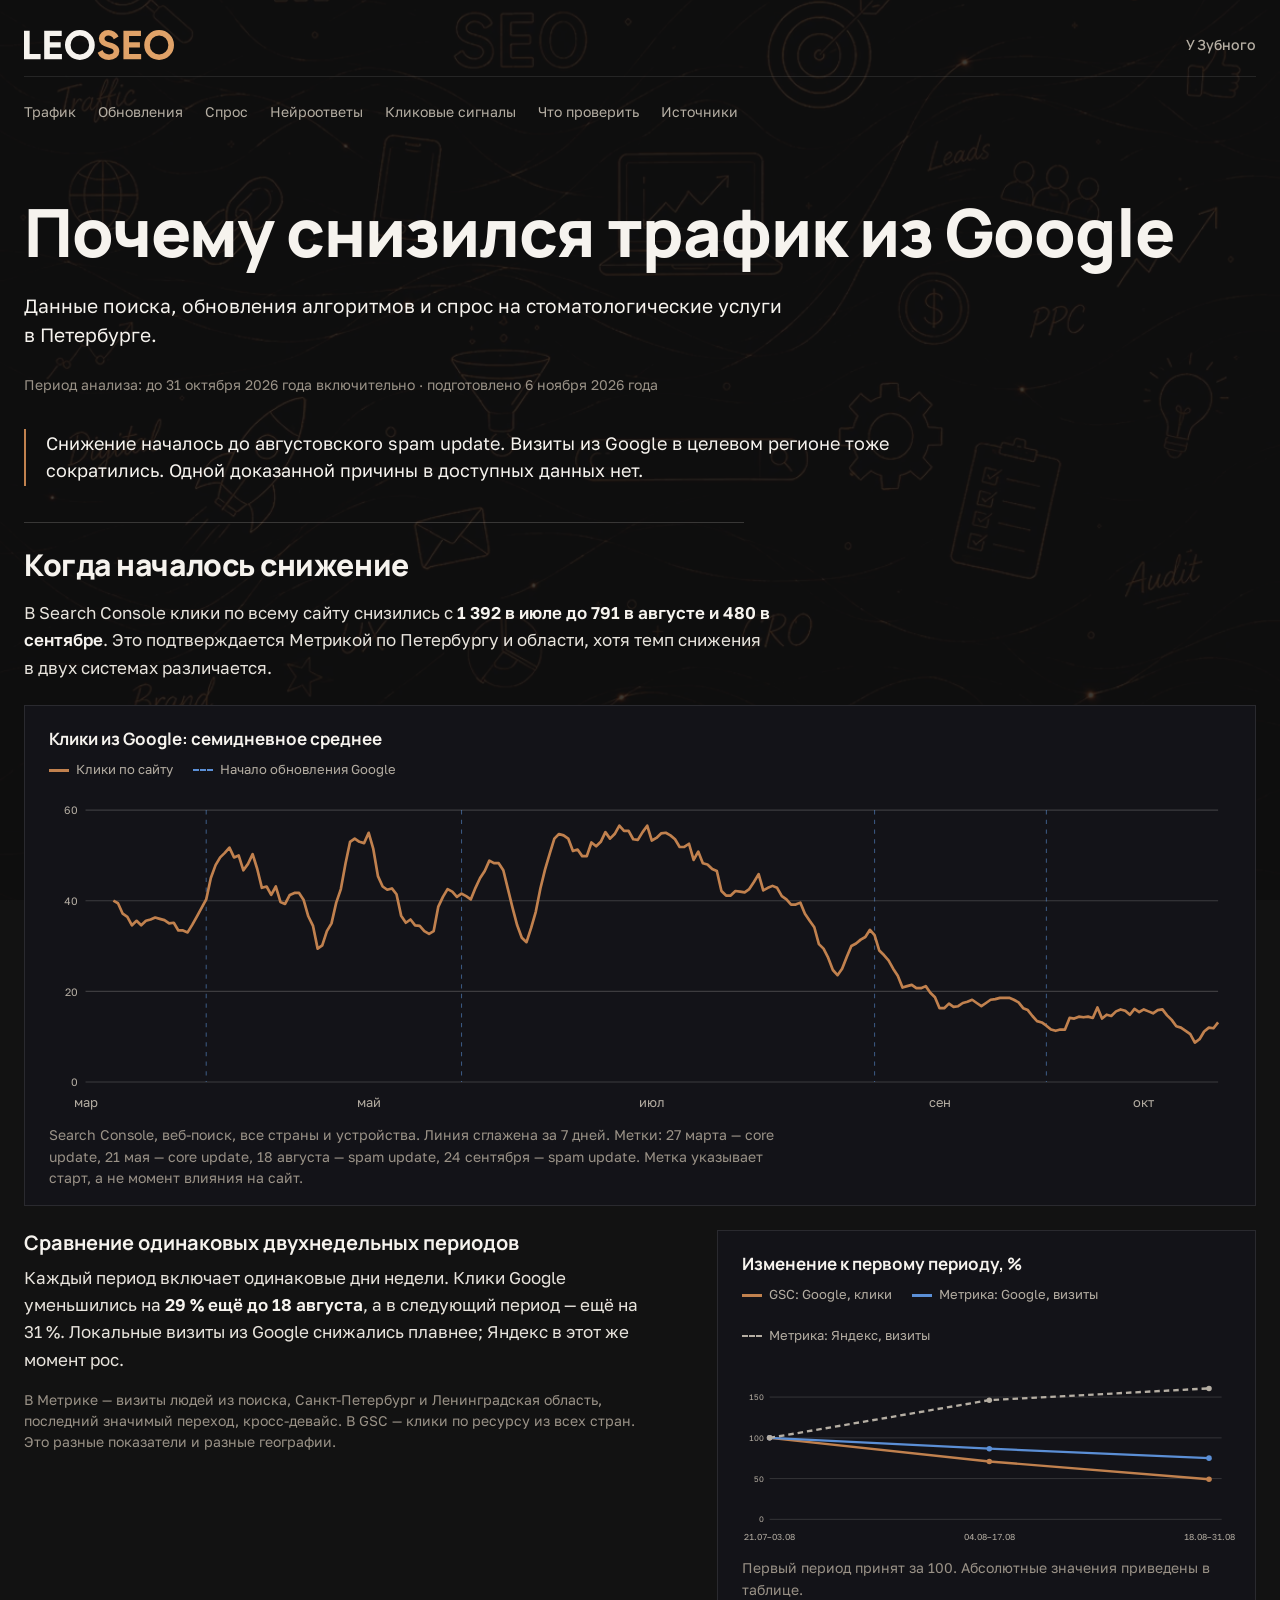
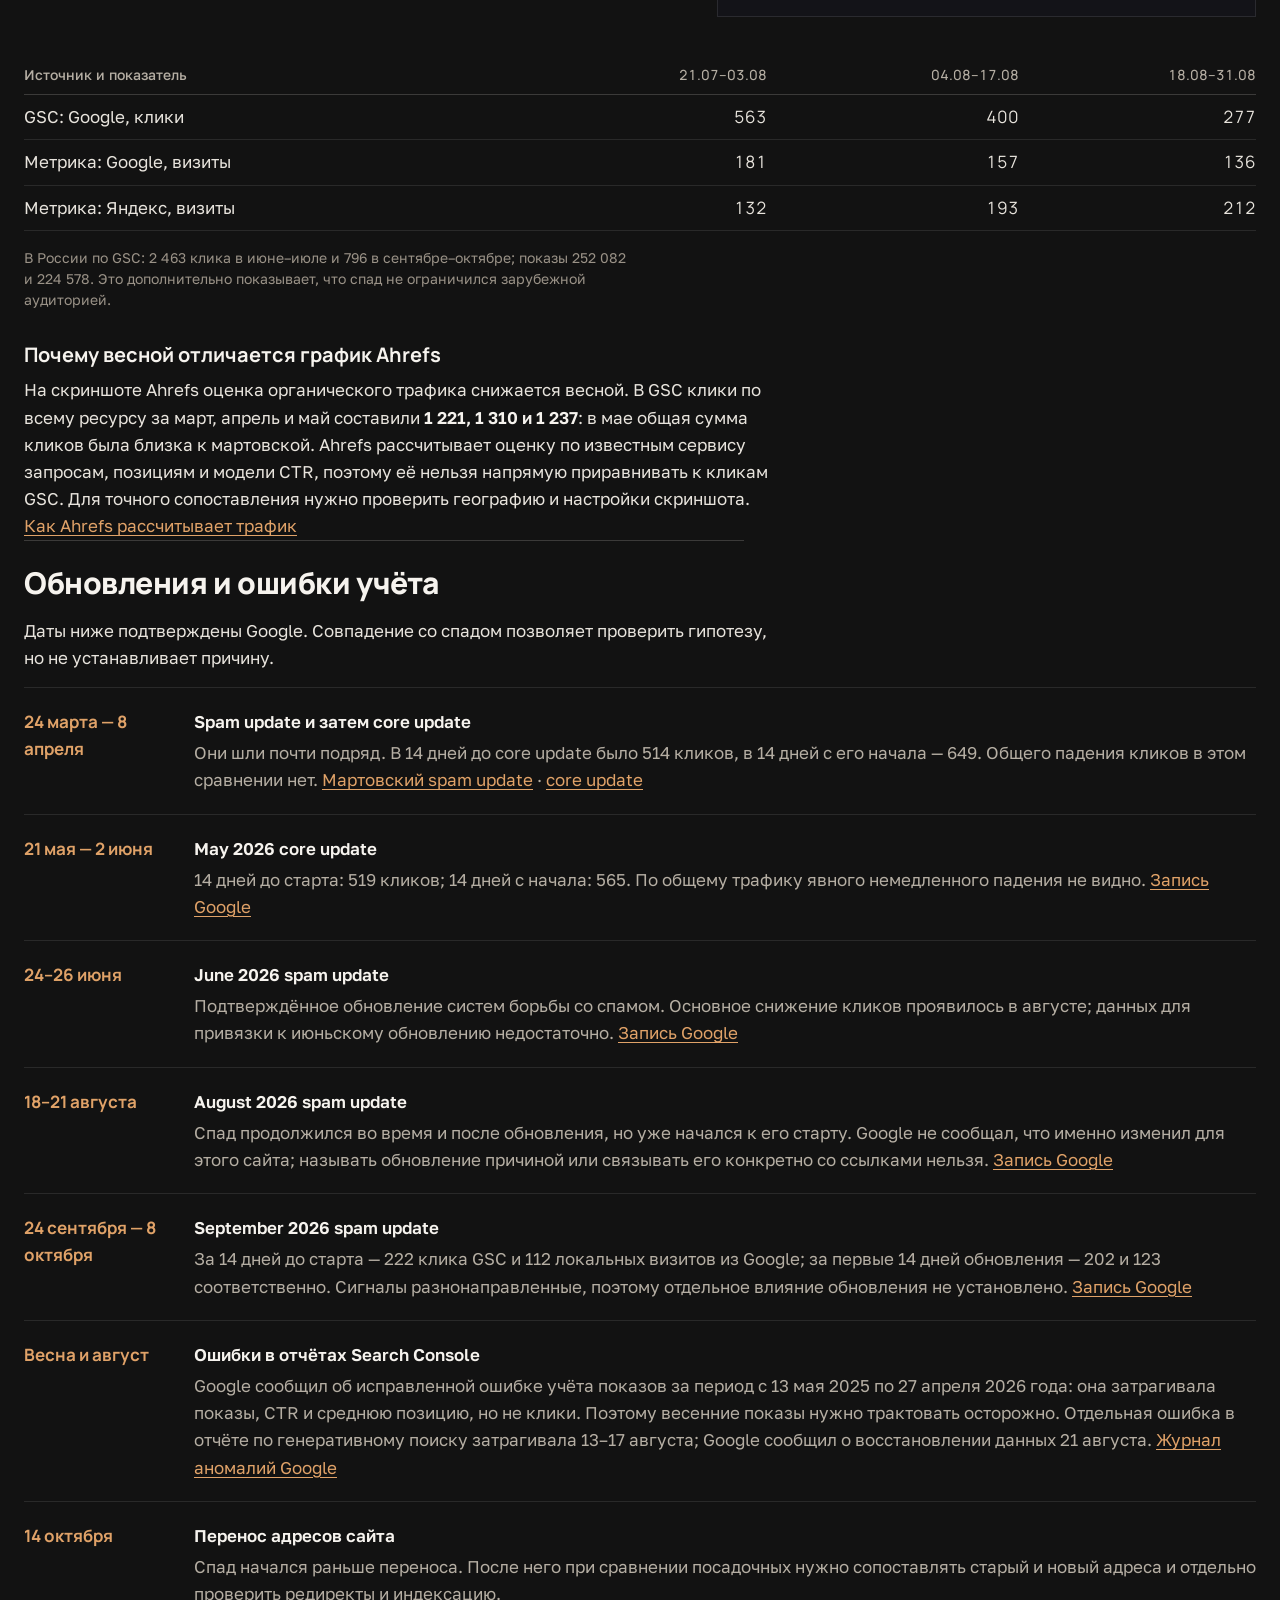
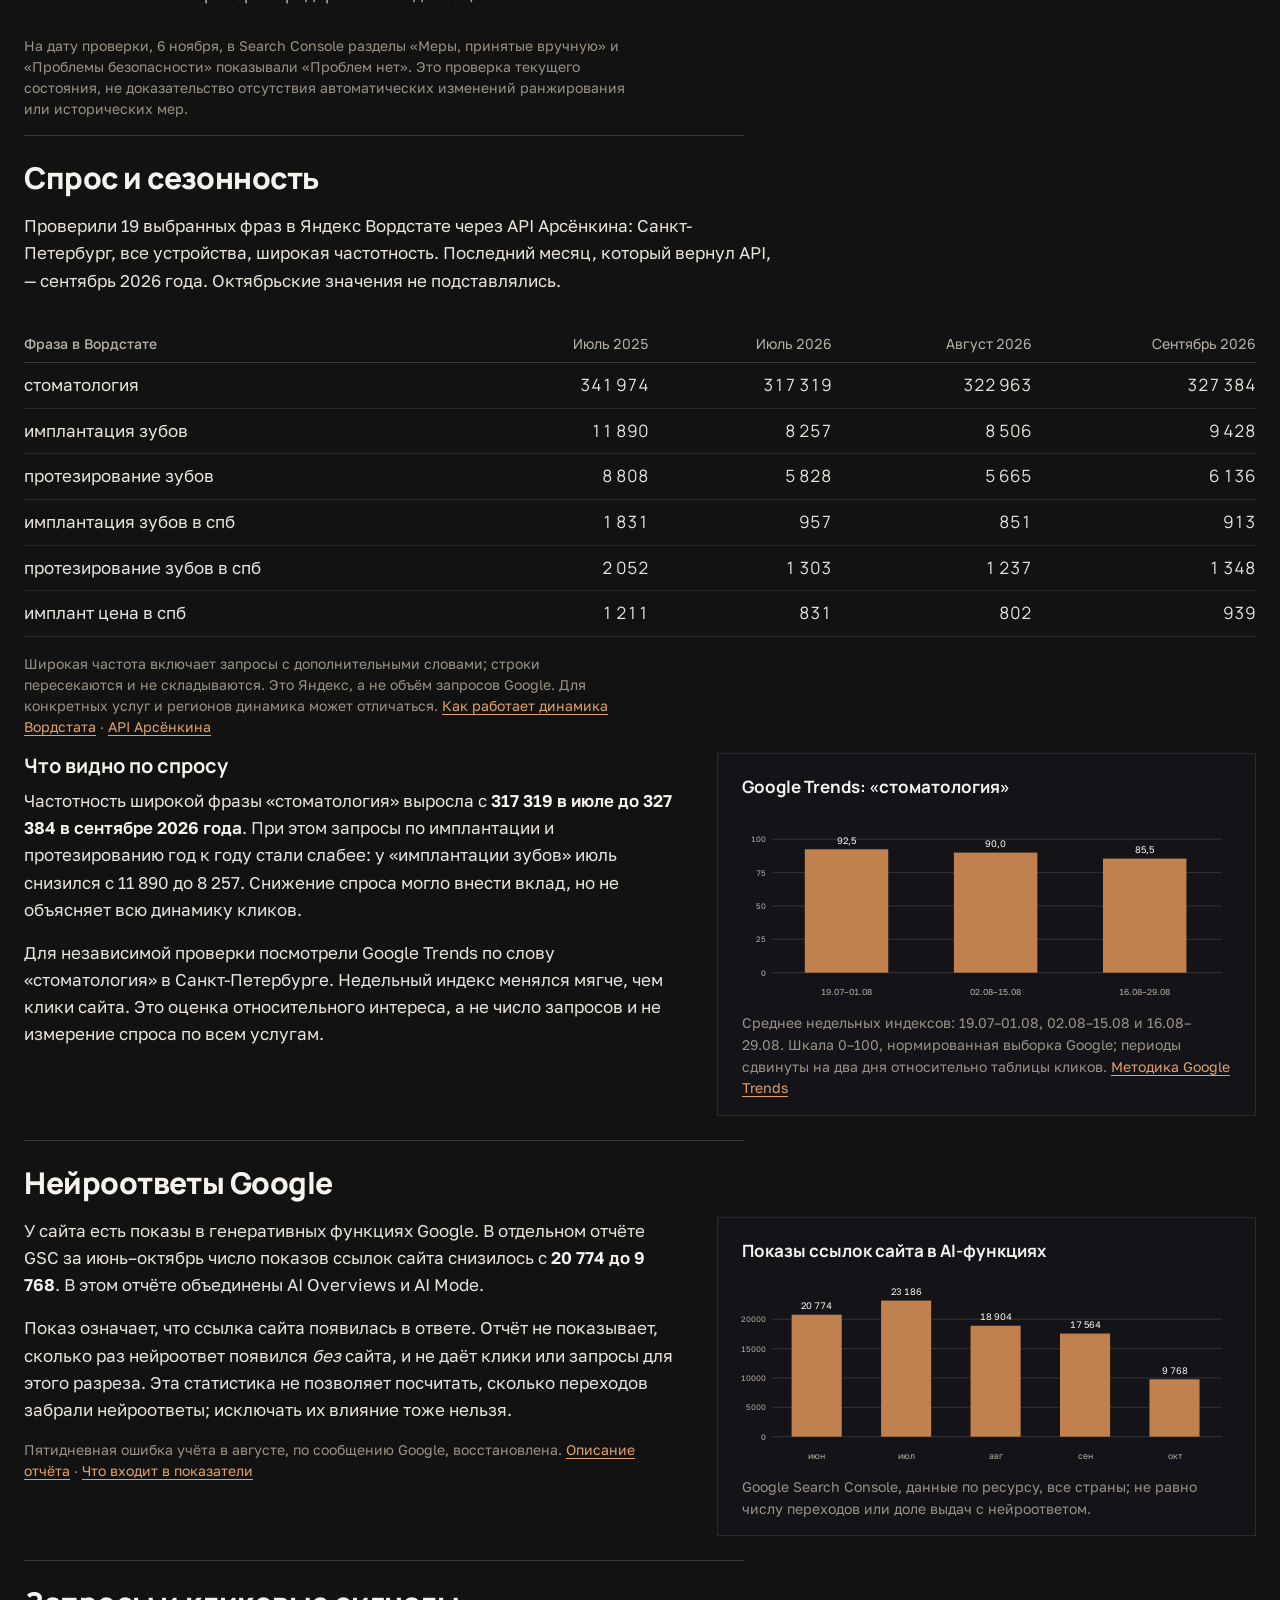
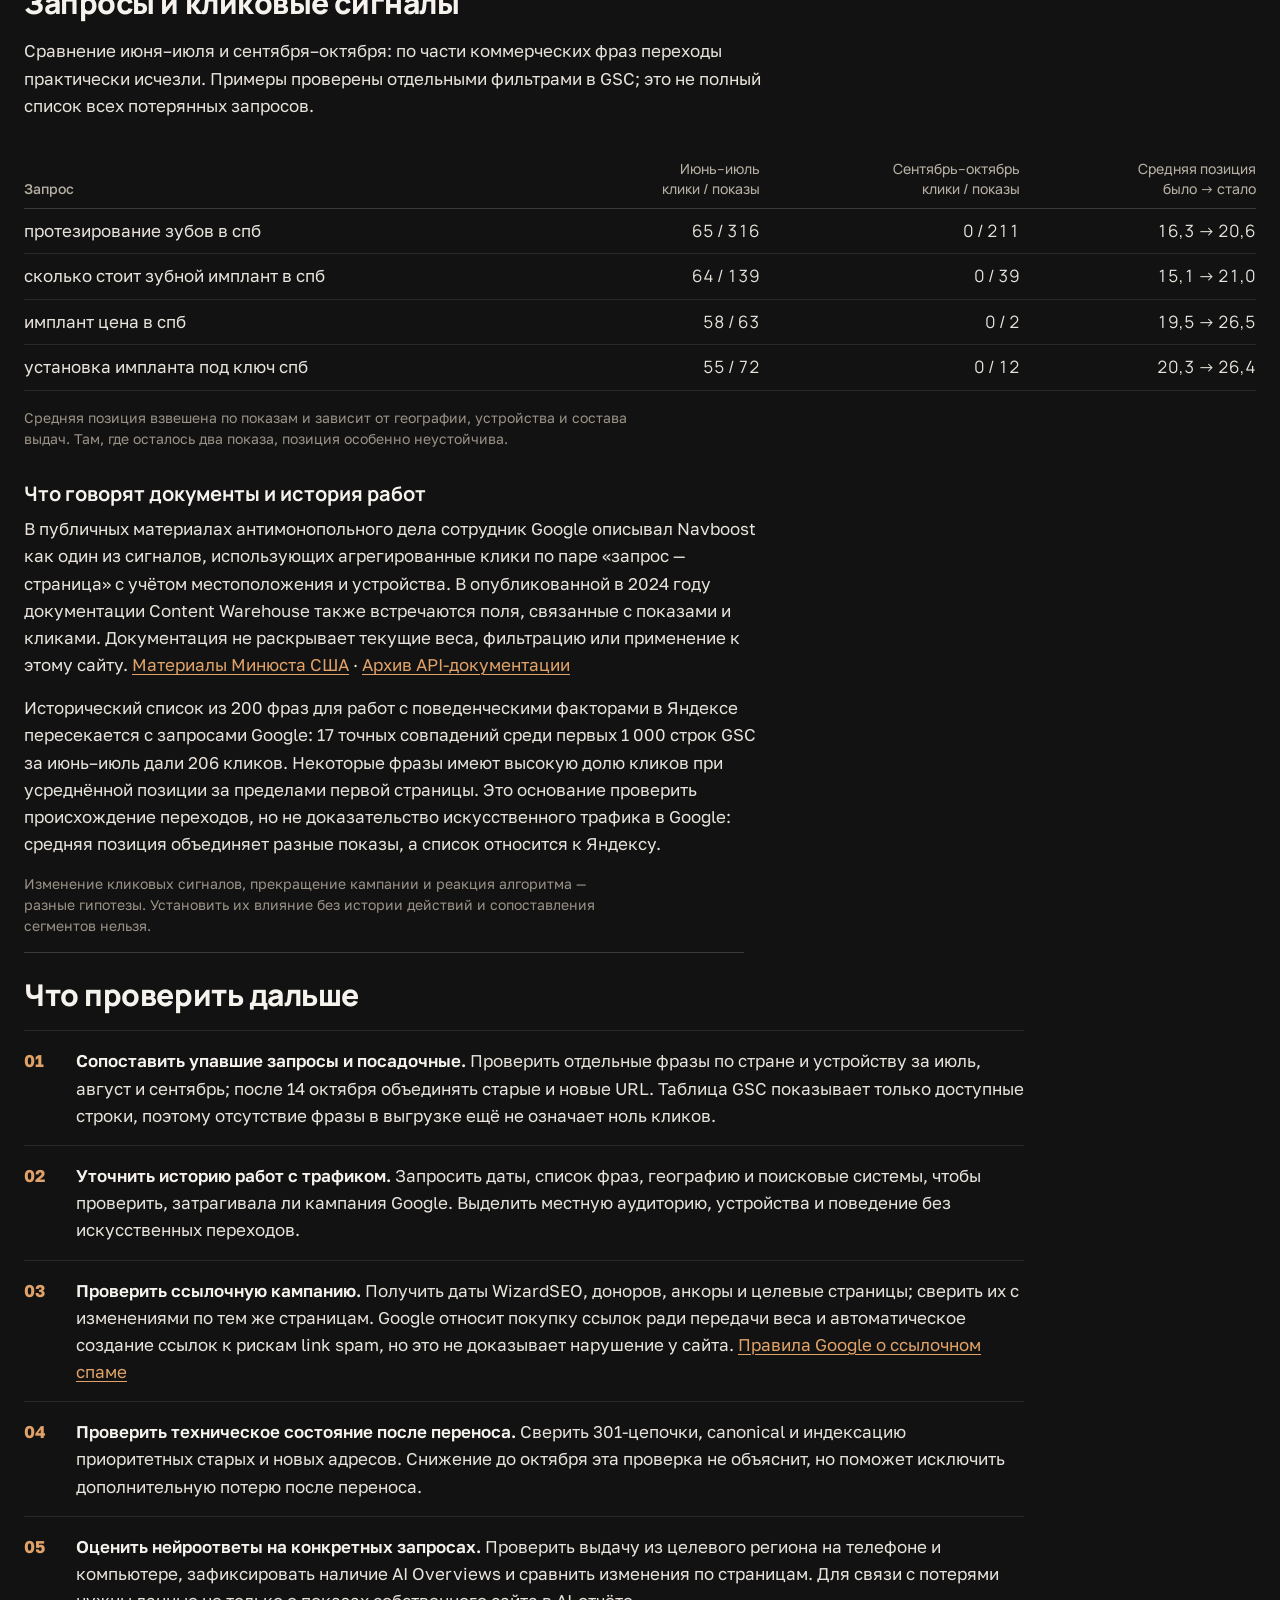
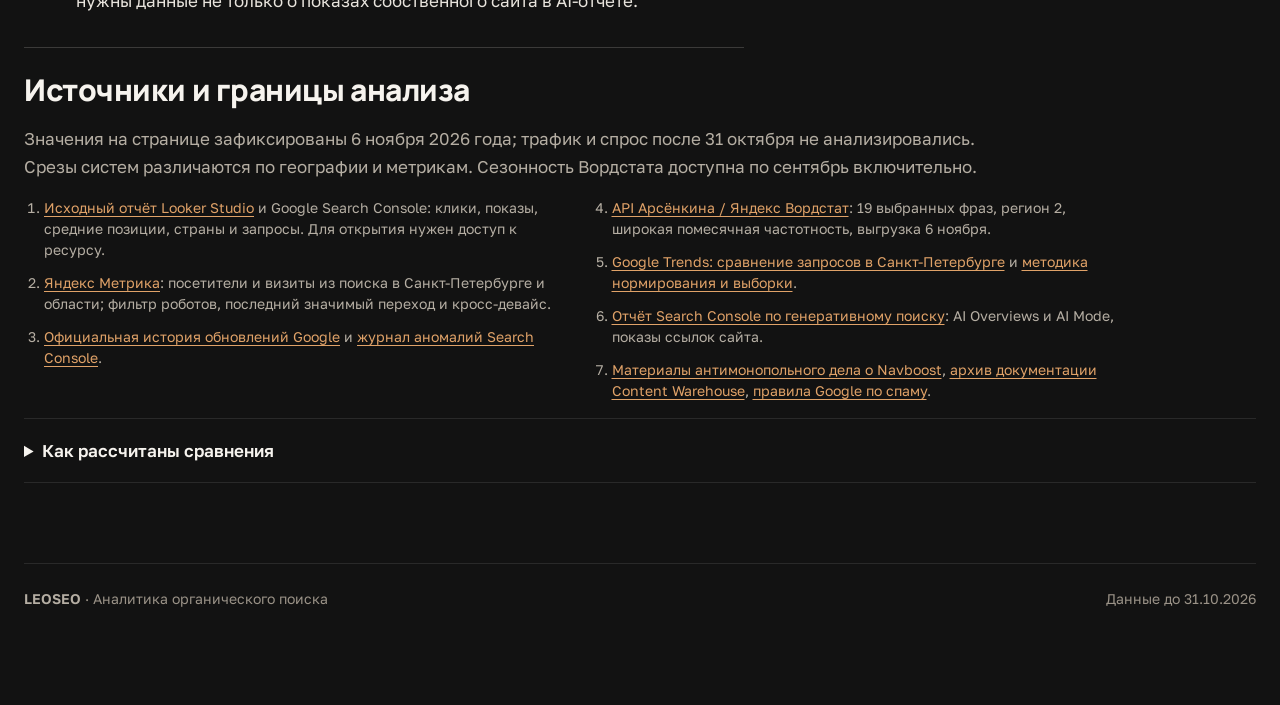
<file: u-zubnogo/google-padenie-2026/index.html>
<!doctype html>
<html lang="ru">
<head>
<meta name="robots" content="noindex, nofollow">
<meta charset="utf-8">
<meta name="viewport" content="width=device-width, initial-scale=1">
<title>Почему снизился трафик Google · У Зубного</title>
<style>/* Google Fonts (OFL, web licence). Manrope — display + figures; Golos Text — running text. Both have full Cyrillic. */
@import url('https://fonts.googleapis.com/css2?family=Golos+Text:wght@400;500;600&family=Manrope:wght@500;600;700;800&display=swap');

/* LEOSEO — colour tokens. One screen theme: dark (:root).
   The light palette exists only for print/PDF (@media print) and for print-preview cards ([data-theme="print"]).
   Contrast figures: dark — against the page (#0d0d10 + background art at 18 %, 99.9th percentile pixel);
   print — against white. */

:root{
  /* raw — ink (dark) */
  --n-deep:#08080a;--n-bg:#0d0d10;--n-s1:#131318;--n-s2:#191920;--n-grid:#23232b;
  --ink-0:#f6f3ee;--ink-1:#e8e4dd;--ink-2:#b5aea3;--ink-3:#9a9287;
  /* raw — paper (print) */
  --p-bg:#ffffff;--p-s1:#f7f5f1;--p-s2:#efece6;--p-grid:#e7e3dc;
  --pk-0:#14161a;--pk-1:#2b2824;--pk-2:#544e46;--pk-3:#6e675e;
  /* raw — copper */
  --cu-300:#e0a268;--cu-500:#c1814e;--cu-600:#b06f3c;--cu-700:#985e30;
  /* raw — blue (data) */
  --blue-500:#5b8fd6;--blue-700:#3d6fb8;
  /* raw — sand (third data series) */
  --sand-500:#7a7268;--sand-600:#8a8278;

  --bg-image-opacity:.18;
}

:root,[data-theme="dark"]{
  color-scheme:dark;
  --bg-deep:var(--n-deep);       /* tracks, wells, inset areas */
  --bg:var(--n-bg);              /* page, under the background art */
  --surface-1:var(--n-s1);       /* cards, figure frames — opaque, hides the art */
  --surface-2:var(--n-s2);       /* tooltip, hover, selected segment */
  --text-strong:var(--ink-0);    /* headings, lead — 14.7:1 */
  --text-body:var(--ink-1);      /* running text — 12.8:1 */
  --text-muted:var(--ink-2);     /* table heads, legend — 7.4:1 */
  --text-faint:var(--ink-3);     /* source, captions — 5.3:1 */
  --line:rgba(246,243,238,.10);
  --line-strong:rgba(246,243,238,.18);
  --grid:var(--n-grid);
  --accent:var(--cu-500);        /* graphics — 5.1:1; on surface 5.8:1 */
  --accent-text:var(--cu-300);   /* copper as text/link — 7.4:1 */
  --accent-line:var(--cu-500);
  --data-1:var(--blue-500);      /* on surface-1 5.6:1 */
  --data-2:var(--cu-500);        /* on surface-1 5.8:1 */
  --data-3:var(--sand-500);      /* on surface-1 3.9:1 — graphics only */
  --up:var(--cu-300);
  --down:var(--ink-0);
  --focus:var(--cu-300);
  --hover:rgba(246,243,238,.04);
}

[data-theme="print"]{
  color-scheme:light;
  --bg-deep:var(--p-s2);--bg:var(--p-bg);--surface-1:var(--p-s1);--surface-2:var(--p-s2);
  --text-strong:var(--pk-0);--text-body:var(--pk-1);--text-muted:var(--pk-2);--text-faint:var(--pk-3);
  --line:rgba(20,22,26,.12);--line-strong:rgba(20,22,26,.24);--grid:var(--p-grid);
  --accent:var(--cu-600);--accent-text:var(--cu-700);--accent-line:var(--cu-600);
  --data-1:var(--blue-700);--data-2:var(--cu-600);--data-3:var(--sand-600);
  --up:var(--cu-700);--down:var(--pk-0);--focus:var(--cu-700);--hover:rgba(20,22,26,.04);
}

@media print{
  :root,[data-theme="dark"]{
    color-scheme:light;
    --bg-deep:var(--p-s2);           /* 17.8:1 strong / 5.6:1 faint on white */
    --bg:var(--p-bg);--surface-1:var(--p-s1);--surface-2:var(--p-s2);
    --text-strong:var(--pk-0);--text-body:var(--pk-1);--text-muted:var(--pk-2);--text-faint:var(--pk-3);
    --line:rgba(20,22,26,.12);--line-strong:rgba(20,22,26,.24);--grid:var(--p-grid);
    --accent:var(--cu-600);--accent-text:var(--cu-700);--accent-line:var(--cu-600);
    --data-1:var(--blue-700);--data-2:var(--cu-600);--data-3:var(--sand-600);
    --up:var(--cu-700);--down:var(--pk-0);--focus:var(--cu-700);--hover:transparent;
  }
}

/* Six-step scale. Body 17 px desktop / 16 px phone and print. */
:root{
  --font-display:'Manrope',-apple-system,'Segoe UI',Arial,sans-serif;
  --font-text:'Golos Text','Manrope',-apple-system,'Segoe UI',Arial,sans-serif;
  --font-num:'Manrope',-apple-system,'Segoe UI',Arial,sans-serif; /* always with tabular-nums */

  --fs-1:14px;  /* source, caption, table head, legend, axis */
  --fs-2:17px;  /* body, table cells */
  --fs-3:20px;  /* lead, H3 */
  --fs-4:24px;  /* callout, accent numbers */
  --fs-5:30px;  /* H2 */
  --fs-6:40px;  /* H1 */

  --fw-text:400;
  --fw-medium:500;
  --fw-semibold:600;
  --fw-bold:700;
  --fw-display:800;

  --lh-text:1.6;
  --lh-lead:1.5;
  --lh-h3:1.3;
  --lh-h2:1.2;
  --lh-h1:1.12;
  --ls-display:-.015em;

  --measure:68ch;       /* running text ≈ 65–72 chars of Golos */
  --measure-lead:36em;  /* lead at 20 px ≈ 60–65 chars */

  /* semantic */
  --text-h1:var(--fw-display) var(--fs-6)/var(--lh-h1) var(--font-display);
  --text-h2:var(--fw-display) var(--fs-5)/var(--lh-h2) var(--font-display);
  --text-h3:var(--fw-bold) var(--fs-3)/var(--lh-h3) var(--font-display);
  --text-lead:var(--fw-text) var(--fs-3)/var(--lh-lead) var(--font-text);
  --text-body-font:var(--fw-text) var(--fs-2)/var(--lh-text) var(--font-text);
  --text-small:var(--fw-text) var(--fs-1)/1.5 var(--font-text);
}
@media (max-width:600px){
  :root{--fs-2:16px;--fs-3:18px;--fs-4:20px;--fs-5:24px;--fs-6:30px}
}
@media print{
  :root{--fs-1:12px;--fs-2:15px;--fs-3:17px;--fs-4:20px;--fs-5:24px;--fs-6:32px}
}

/* 8 px step. --sp-h (4 px) only inside dense rows. */
:root{
  --sp-h:4px;
  --sp-1:8px;--sp-2:16px;--sp-3:24px;--sp-4:32px;--sp-5:40px;--sp-6:48px;--sp-7:64px;--sp-8:80px;--sp-9:96px;

  --content-max:1080px;   /* page column */
  --page-pad:24px;        /* side padding */
  --hit:44px;             /* min tap target */

  --radius:0;             /* straight corners; 2 px max for tiny marks, never above 4 */
  --border:1px;           /* thin lines instead of shadows */
  --rule-accent:2px;      /* «Вывод» left rule */

  /* semantic */
  --space-section:var(--sp-8);  /* above H2 */
  --space-block:var(--sp-3);    /* between figure/table and text */
  --space-para:var(--sp-2);
}
@media (max-width:600px){
  :root{--page-pad:16px;--space-section:var(--sp-7)}
}

/* LEOSEO — motion, focus and state tokens (mechanics from leoseo.ru).
   Motion is a response to hover / press only. Nothing animates on scroll. */
:root{
  --ease:cubic-bezier(.22,.61,.36,1);
  /* durations: colour+border / lift+rotate / sheen; lifts: card hover / tilt card */
  --dur-fast:.16s;
  --dur-lift:.26s;
  --dur-sheen:.9s;
  --lift:-2px;
  --tilt-lift:-6px;
  --tilt-max:5deg;

  --focus-ring-color:var(--cu-300);  /* #e0a268 */
  --focus-ring-width:2px;
  --focus-ring-offset:2px;

  --copper-tint:rgba(193,129,78,.12);   /* selected chip, copper badge */
  --copper-edge:rgba(193,129,78,.55);   /* copper badge border */
  --bar-bg:rgba(13,13,16,.72);          /* sticky toolbar */
  --bar-bg-scrolled:rgba(8,8,10,.9);
  --bar-blur:14px;
  --bar-h:60px;

  --state-error:#e07a5f;    /* 6.6:1 on --bg-deep; always with «!» and text */
  --state-success:#8cbf9a;  /* 9.3:1 on --bg-deep; always with «✓» and text */
}
@media (prefers-reduced-motion:reduce){
  :root{
    --dur-fast:0s;
    --dur-lift:0s;
    --dur-sheen:0s;
    --lift:0px;
    --tilt-lift:0px;
    --tilt-max:0deg;
  }
}

/* Element defaults for report pages + print geometry. */
*,*::before,*::after{box-sizing:border-box}
html{-webkit-text-size-adjust:100%}
body{margin:0;background:var(--bg);color:var(--text-body);font:var(--text-body-font);font-feature-settings:"kern"}
/* fixed background art, as on leoseo.ru */
body::before{content:"";position:fixed;inset:0;z-index:-1;pointer-events:none;background:url(bg-leoseo.webp) center/cover no-repeat;opacity:var(--bg-image-opacity)}
.ls-no-art::before,body.ls-no-art::before{display:none}
a{color:var(--accent-text);text-decoration:underline;text-decoration-thickness:1px;text-underline-offset:3px}
a:hover{color:var(--text-strong)}
:focus-visible{outline:2px solid var(--focus);outline-offset:2px}
b,strong{color:var(--text-strong);font-weight:var(--fw-semibold)}
::selection{background:var(--accent);color:var(--n-bg)}

.ls-screen-only{}
.ls-print-only{display:none}
.ls-break-before{}
.ls-avoid-break{break-inside:avoid}

@page{size:A4;margin:18mm 16mm 18mm 16mm}
@media print{
  body{background:#fff;-webkit-print-color-adjust:exact;print-color-adjust:exact}
  body::before{display:none}
  .ls-screen-only{display:none!important}
  .ls-print-only{display:block}
  .ls-break-before{break-before:page}
}

/* Component classes (ls-*). Used by the React components in Claude Design; usable in plain HTML too. */

/* page */
.ls-page{background:transparent;color:var(--text-body);font:var(--text-body-font);min-height:100%}
.ls-page__inner{max-width:var(--content-max);margin:0 auto;padding:var(--sp-6) var(--page-pad) var(--sp-9)}

/* logo — url resolved relative to this file */
.ls-logo{display:inline-block;aspect-ratio:201/40;background:url(leoseo-logo-light.svg) left center/contain no-repeat;flex:none}
[data-theme="print"] .ls-logo{background-image:url(leoseo-logo-dark.svg)}
@media print{.ls-logo,[data-theme] .ls-logo{background-image:url(leoseo-logo-dark.svg)!important}}

/* report header */
.ls-head{margin:0 0 var(--sp-6)}
.ls-head__bar{display:flex;align-items:center;justify-content:space-between;gap:var(--sp-2);flex-wrap:wrap;padding-bottom:var(--sp-2);border-bottom:var(--border) solid var(--line)}
.ls-head__client{font:var(--fw-semibold) var(--fs-1)/1.4 var(--font-display);color:var(--text-muted)}
.ls-h1{font:var(--text-h1);letter-spacing:var(--ls-display);color:var(--text-strong);margin:var(--sp-6) 0 var(--sp-3);max-width:22em;text-wrap:balance}
.ls-head__meta{display:grid;grid-template-columns:repeat(auto-fit,minmax(200px,1fr));gap:var(--sp-2) var(--sp-4);margin:0}
.ls-head__meta div{min-width:0}
.ls-head__meta dt{font:var(--text-small);color:var(--text-faint);margin:0 0 2px}
.ls-head__meta dd{font:var(--fw-medium) var(--fs-1)/1.5 var(--font-text);color:var(--text-body);margin:0}

/* headings & text */
.ls-h2{font:var(--text-h2);letter-spacing:var(--ls-display);color:var(--text-strong);margin:var(--space-section) 0 var(--sp-2);padding-top:var(--sp-3);border-top:var(--border) solid var(--line-strong);max-width:24em;text-wrap:balance;break-after:avoid}
.ls-h2:first-child{margin-top:0}
.ls-h3{font:var(--text-h3);color:var(--text-strong);margin:var(--sp-4) 0 var(--sp-1);max-width:30em;text-wrap:balance;break-after:avoid}
.ls-h3:first-child{margin-top:0}
.ls-lead{font:var(--text-lead);color:var(--text-strong);max-width:var(--measure-lead);margin:0 0 var(--sp-3);text-wrap:pretty}
.ls-p{max-width:var(--measure);margin:0 0 var(--space-para);text-wrap:pretty}
.ls-p:last-child{margin-bottom:0}
.ls-bullets{max-width:var(--measure);margin:0 0 var(--space-para);padding-left:var(--sp-3)}
.ls-bullets li{margin:0 0 var(--sp-1);padding-left:var(--sp-h)}
.ls-bullets li::marker{color:var(--accent)}
.ls-note{font:var(--text-small);color:var(--text-faint);max-width:var(--measure);margin:var(--sp-1) 0 var(--sp-2)}
.ls-note b{color:var(--text-muted);font-weight:var(--fw-semibold)}

/* callout quote */
.ls-quote{margin:var(--sp-5) 0;padding:var(--sp-3) 0;border-top:var(--border) solid var(--line-strong);border-bottom:var(--border) solid var(--line-strong);max-width:46em;break-inside:avoid}
.ls-quote p{font:var(--fw-semibold) var(--fs-4)/1.4 var(--font-display);color:var(--text-strong);margin:0;text-wrap:pretty}
.ls-quote footer{font:var(--text-small);color:var(--text-faint);margin-top:var(--sp-2)}

/* conclusion */
.ls-conc{margin:var(--sp-5) 0;padding:var(--sp-h) 0 var(--sp-h) var(--sp-3);border-left:var(--rule-accent) solid var(--accent-line);max-width:calc(var(--measure) + var(--sp-3));break-inside:avoid}
.ls-conc__t{font:var(--fw-bold) var(--fs-1)/1.4 var(--font-display);color:var(--accent-text);margin:0 0 var(--sp-1)}
.ls-conc__b{font:var(--fw-medium) var(--fs-3)/1.5 var(--font-text);color:var(--text-strong);margin:0}
.ls-conc__b p{margin:0 0 var(--sp-1)}

/* figure */
.ls-fig{margin:var(--space-block) 0;break-inside:avoid}
.ls-fig__frame{position:relative;border:var(--border) solid var(--line);background:var(--surface-1);padding:var(--sp-2) var(--sp-2) var(--sp-1)}
.ls-fig__title{font:var(--fw-bold) var(--fs-2)/1.35 var(--font-display);color:var(--text-strong);margin:0 0 var(--sp-1)}
.ls-fig__cap{font:var(--text-small);color:var(--text-faint);margin:var(--sp-1) 0 0}
.ls-legend{display:flex;flex-wrap:wrap;gap:var(--sp-1) var(--sp-3);font:var(--text-small);color:var(--text-muted);margin:0 0 var(--sp-1);padding:0;list-style:none}
.ls-legend li{display:flex;align-items:center;gap:var(--sp-1)}
.ls-legend i{display:inline-block;width:10px;height:10px;flex:none}
.ls-legend i.is-line{width:16px;height:2px}
.ls-chart{display:block;width:100%;height:auto;overflow:visible;touch-action:pan-y}
.ls-chart text{font-family:var(--font-text);font-size:var(--fs-1);fill:var(--text-faint);font-variant-numeric:tabular-nums}
.ls-chart .yr{fill:var(--text-muted);font-weight:var(--fw-semibold)}
.ls-chart .lbl{font-family:var(--font-display);font-weight:var(--fw-bold)}
.ls-tip{position:absolute;z-index:2;pointer-events:none;background:var(--surface-2);border:var(--border) solid var(--line-strong);color:var(--text-strong);font:var(--text-small);padding:var(--sp-1) 12px;min-width:170px}
.ls-tip__h{font-weight:var(--fw-semibold);margin-bottom:2px}
.ls-tip__r{display:flex;justify-content:space-between;gap:var(--sp-2);color:var(--text-muted)}
.ls-tip__r b{font-family:var(--font-num);font-variant-numeric:tabular-nums;color:var(--text-strong);font-weight:var(--fw-semibold)}
.ls-tip__r i{display:inline-block;width:8px;height:8px;margin-right:6px}
@media print{.ls-tip{display:none!important}}

/* number table */
.ls-table{width:100%;border-collapse:collapse;margin:var(--sp-2) 0 var(--sp-1);font:var(--text-body-font);table-layout:auto}
.ls-table caption{caption-side:bottom;text-align:left;font:var(--text-small);color:var(--text-faint);padding-top:var(--sp-1)}
.ls-table th{text-align:left;font:var(--fw-medium) var(--fs-1)/1.35 var(--font-text);color:var(--text-muted);padding:var(--sp-1) 12px;border-bottom:var(--border) solid var(--line-strong);vertical-align:bottom}
.ls-table td{padding:10px 12px;border-bottom:var(--border) solid var(--line);vertical-align:baseline}
.ls-table th:first-child,.ls-table td:first-child{padding-left:0}
.ls-table th:last-child,.ls-table td:last-child{padding-right:0}
.ls-table .num{text-align:right;font-family:var(--font-num);font-variant-numeric:tabular-nums;white-space:nowrap}
.ls-table tfoot td{border-top:var(--border) solid var(--line-strong);border-bottom:0;color:var(--text-strong);font-weight:var(--fw-semibold)}
.ls-share{display:flex;align-items:center;justify-content:flex-end;gap:12px}
.ls-share__bar{position:relative;width:96px;height:8px;background:var(--bg-deep);outline:1px solid var(--line);outline-offset:-1px;flex:none}
.ls-share__bar span{position:absolute;inset:0 auto 0 0;background:var(--data-1)}
.ls-share b{min-width:3.6em;text-align:right;font-family:var(--font-num);font-variant-numeric:tabular-nums}
@media (max-width:600px){
  .ls-table{font-size:15px}
  .ls-table th,.ls-table td{padding-left:6px;padding-right:6px}
  .ls-share{flex-direction:column;align-items:flex-end;gap:4px}
  .ls-share__bar{width:56px;height:6px}
}

/* change list */
.ls-chg{list-style:none;margin:var(--sp-2) 0;padding:0;max-width:40em}
.ls-chg li{display:flex;justify-content:space-between;align-items:baseline;gap:var(--sp-2);padding:10px 0;min-height:var(--hit);border-bottom:var(--border) solid var(--line)}
.ls-chg li:first-child{border-top:var(--border) solid var(--line)}
.ls-chg__v{font:var(--fw-bold) var(--fs-2)/1.4 var(--font-num);font-variant-numeric:tabular-nums;white-space:nowrap;color:var(--down)}
.ls-chg__v.is-up{color:var(--up)}
.ls-chg__v.is-flat{color:var(--text-muted)}
.ls-chg__a{display:inline-block;width:1em;text-align:center;margin-right:2px;font-weight:var(--fw-semibold)}

/* reasons */
.ls-why{list-style:none;margin:var(--sp-2) 0 0;padding:0;counter-reset:w}
.ls-why>li{counter-increment:w;position:relative;padding:var(--sp-3) 0 var(--sp-3) 64px;border-top:var(--border) solid var(--line)}
.ls-why>li::before{content:counter(w);position:absolute;left:0;top:var(--sp-3);font:var(--fw-display) var(--fs-5)/1 var(--font-num);color:var(--accent);font-variant-numeric:tabular-nums}
.ls-why>li>.ls-h3{margin:0 0 var(--sp-1)}
@media (max-width:600px){.ls-why>li{padding-left:44px}}

/* plan month */
.ls-plan{border:var(--border) solid var(--line-strong);background:var(--surface-1);padding:var(--sp-3);margin:0 0 var(--sp-2)}
.ls-plan__h{display:flex;justify-content:space-between;align-items:baseline;gap:var(--sp-2);flex-wrap:wrap;margin:0 0 var(--sp-2)}
.ls-plan__h h3{margin:0}
.ls-plan__n{font:var(--text-small);color:var(--text-faint)}
.ls-plan ul{list-style:none;margin:0;padding:0;display:grid;grid-template-columns:repeat(auto-fill,minmax(min(100%,300px),1fr));column-gap:var(--sp-4)}
.ls-plan li{padding:12px 0;border-top:var(--border) solid var(--line);display:grid;gap:var(--sp-h);align-content:start;break-inside:avoid}
.ls-plan__pg{font:var(--fw-semibold) var(--fs-2)/1.35 var(--font-display);color:var(--text-strong)}
.ls-plan__m{display:flex;flex-wrap:wrap;align-items:baseline;gap:var(--sp-h) var(--sp-1);font:var(--text-small);color:var(--text-faint)}
.ls-plan__m .q{color:var(--text-muted)}
.ls-plan__m .v{font-family:var(--font-num);font-variant-numeric:tabular-nums;color:var(--text-muted);white-space:nowrap}
.ls-tag{display:inline-block;font:var(--fw-semibold) var(--fs-1)/1 var(--font-display);padding:3px 6px;border:var(--border) solid var(--line-strong);color:var(--text-muted);white-space:nowrap}
.ls-tag.is-new{color:var(--accent-text);border-color:var(--accent-line)}

/* forecast */
.ls-fc{margin:var(--space-block) 0;break-inside:avoid}
.ls-fc__grp{padding:var(--sp-2) 0;border-top:var(--border) solid var(--line)}
.ls-fc__grp:last-of-type{border-bottom:var(--border) solid var(--line)}
.ls-fc__t{font:var(--fw-bold) var(--fs-2)/1.35 var(--font-display);color:var(--text-strong);margin:0 0 var(--sp-1)}
.ls-fc__row{display:grid;grid-template-columns:minmax(0,9.5em) minmax(0,1fr);align-items:center;gap:var(--sp-2);min-height:32px}
.ls-fc__nm{font:var(--text-small);color:var(--text-muted)}
.ls-fc__row.is-main .ls-fc__nm{color:var(--text-strong);font-weight:var(--fw-semibold)}
.ls-fc__trk{position:relative;height:20px}
.ls-fc__bar{position:absolute;left:0;top:4px;height:12px;background:var(--data-3)}
.ls-fc__row.is-main .ls-fc__bar{background:var(--data-2)}
.ls-fc__val{position:absolute;top:0;font:var(--fw-bold) var(--fs-1)/20px var(--font-num);font-variant-numeric:tabular-nums;color:var(--text-strong);padding-left:var(--sp-1);white-space:nowrap}
.ls-fc__now{position:absolute;top:-6px;bottom:-6px;width:0;border-left:1px dashed var(--text-faint)}
.ls-fc__key{display:flex;align-items:center;gap:var(--sp-1);font:var(--text-small);color:var(--text-faint);margin:var(--sp-1) 0 0}
.ls-fc__key i{display:inline-block;width:0;height:14px;border-left:1px dashed var(--text-faint)}
@media (max-width:600px){.ls-fc__row{grid-template-columns:minmax(0,7.5em) minmax(0,1fr);gap:var(--sp-1)}}

/* signature */
.ls-sign{display:flex;flex-wrap:wrap;align-items:center;justify-content:space-between;gap:var(--sp-2);margin-top:var(--sp-8);padding-top:var(--sp-3);border-top:var(--border) solid var(--line);font:var(--text-small);color:var(--text-faint)}
.ls-sign p{margin:0}
.ls-sign b{color:var(--text-muted);font-weight:var(--fw-semibold)}

/* columns */
.ls-cols{display:grid;grid-template-columns:repeat(auto-fit,minmax(min(100%,420px),1fr));gap:var(--sp-3) var(--sp-5);align-items:start}

/* page break marker on screen */
.ls-pb{height:0;margin:0;border:0}
@media print{.ls-pb{break-after:page}
  .ls-page__inner{max-width:none;padding:0}
  .ls-fig__frame{background:transparent}
  .ls-plan{background:transparent}
}

/* ───── interactive ───── */
.ls-btn-reset{appearance:none;background:none;border:0;margin:0;padding:0;font:inherit;color:inherit;cursor:pointer;border-radius:0}

/* card */
.ls-card{position:relative;display:grid;align-content:start;gap:var(--sp-1);background:var(--surface-1);border:var(--border) solid var(--line);padding:var(--sp-2) var(--sp-3) var(--sp-3);min-width:0;color:var(--text-body);text-decoration:none}
a.ls-card:hover{border-color:var(--line-strong);background:var(--surface-2);color:var(--text-body)}
.ls-card__top{display:flex;justify-content:space-between;align-items:baseline;gap:var(--sp-2)}
.ls-card__t{font:var(--fw-medium) var(--fs-1)/1.4 var(--font-text);color:var(--text-muted);margin:0}
.ls-card.is-page .ls-card__t,.ls-card.is-task .ls-card__t{font:var(--fw-semibold) var(--fs-2)/1.35 var(--font-display);color:var(--text-strong)}
.ls-card__v{font:var(--fw-display) var(--fs-5)/1.1 var(--font-num);font-variant-numeric:tabular-nums;color:var(--text-strong);letter-spacing:var(--ls-display);margin:0}
.ls-card.is-page .ls-card__v,.ls-card.is-task .ls-card__v{font:var(--fw-bold) var(--fs-3)/1.2 var(--font-num)}
.ls-card__c{font:var(--text-small);color:var(--text-faint);margin:0}
.ls-card__chg{font:var(--fw-bold) var(--fs-1)/1.4 var(--font-num);font-variant-numeric:tabular-nums;color:var(--down);white-space:nowrap}
.ls-card__chg.is-up{color:var(--up)}
.ls-card__spark{display:block;width:100%;height:36px;margin-top:var(--sp-1)}
.ls-cards{display:grid;grid-template-columns:repeat(auto-fit,minmax(min(100%,220px),1fr));gap:var(--sp-2);margin:var(--space-block) 0}
.ls-status{font:var(--fw-semibold) var(--fs-1)/1 var(--font-display);padding:3px 6px;border:var(--border) solid var(--line-strong);color:var(--text-muted);white-space:nowrap}
.ls-status.is-done{color:var(--text-strong);border-color:var(--text-faint)}
.ls-status.is-doing{color:var(--accent-text);border-color:var(--accent-line)}

/* segmented control */
.ls-seg{display:inline-flex;border:var(--border) solid var(--line-strong);background:var(--bg-deep);max-width:100%;flex-wrap:wrap}
.ls-seg__o{min-height:36px;min-width:44px;padding:0 var(--sp-2);font:var(--fw-semibold) var(--fs-1)/1 var(--font-display);color:var(--text-muted);border-right:var(--border) solid var(--line)}
.ls-seg__o:last-child{border-right:0}
.ls-seg__o:hover{color:var(--text-strong)}
.ls-seg__o[aria-checked="true"],.ls-seg__o[aria-selected="true"]{background:var(--surface-2);color:var(--text-strong);box-shadow:inset 0 -2px 0 var(--text-strong)}
.ls-seg__o:focus-visible{outline-offset:-2px}
.ls-controls{display:flex;flex-wrap:wrap;align-items:center;justify-content:space-between;gap:var(--sp-1) var(--sp-3);margin:var(--sp-3) 0 calc(-1 * var(--sp-1))}
.ls-tabs{display:flex;gap:0;border-bottom:var(--border) solid var(--line-strong);overflow-x:auto;scrollbar-width:none}
.ls-tabs .ls-seg__o{border:0;background:none;min-height:44px;padding:0 var(--sp-2)}
.ls-tabs .ls-seg__o:first-child{padding-left:0}
.ls-tabs .ls-seg__o[aria-selected="true"]{background:none;box-shadow:inset 0 -2px 0 var(--accent)}

/* toggle */
.ls-tgl{display:inline-flex;align-items:center;gap:12px;min-height:44px;font:var(--text-small);color:var(--text-muted);cursor:pointer;user-select:none}
.ls-tgl:hover{color:var(--text-strong)}
.ls-tgl__sw{position:relative;width:36px;height:20px;border:var(--border) solid var(--line-strong);background:var(--bg-deep);flex:none}
.ls-tgl__sw::after{content:"";position:absolute;top:2px;left:2px;width:14px;height:14px;background:var(--text-faint)}
.ls-tgl[aria-checked="true"]{color:var(--text-strong)}
.ls-tgl[aria-checked="true"] .ls-tgl__sw{border-color:var(--accent-line)}
.ls-tgl[aria-checked="true"] .ls-tgl__sw::after{left:18px;background:var(--accent)}
.ls-tgl__dot{display:inline-block;width:10px;height:10px;flex:none}

/* range slider */
.ls-range{display:grid;gap:var(--sp-1);margin:var(--sp-2) 0;max-width:40em}
.ls-range__h{display:flex;justify-content:space-between;align-items:baseline;gap:var(--sp-2)}
.ls-range__l{font:var(--fw-medium) var(--fs-2)/1.4 var(--font-text);color:var(--text-strong)}
.ls-range__o{font:var(--fw-display) var(--fs-4)/1 var(--font-num);font-variant-numeric:tabular-nums;color:var(--text-strong);white-space:nowrap}
.ls-range__o small{font:var(--fw-medium) var(--fs-1)/1 var(--font-text);color:var(--text-faint);margin-left:6px}
.ls-range input{-webkit-appearance:none;appearance:none;width:100%;height:44px;margin:0;background:transparent;cursor:pointer}
.ls-range input::-webkit-slider-runnable-track{height:4px;background:linear-gradient(to right,var(--accent) var(--p),var(--bg-deep) var(--p));outline:1px solid var(--line-strong)}
.ls-range input::-moz-range-track{height:4px;background:var(--bg-deep);outline:1px solid var(--line-strong)}
.ls-range input::-moz-range-progress{height:4px;background:var(--accent)}
.ls-range input::-webkit-slider-thumb{-webkit-appearance:none;width:20px;height:20px;margin-top:-8px;background:var(--text-strong);border:2px solid var(--bg);border-radius:0}
.ls-range input::-moz-range-thumb{width:16px;height:16px;background:var(--text-strong);border:2px solid var(--bg);border-radius:0}
.ls-range input:focus-visible{outline:none}
.ls-range input:focus-visible::-webkit-slider-thumb{outline:2px solid var(--focus);outline-offset:2px}
.ls-range input:focus-visible::-moz-range-thumb{outline:2px solid var(--focus);outline-offset:2px}
.ls-range__ax{display:flex;justify-content:space-between;font:var(--text-small);color:var(--text-faint);font-variant-numeric:tabular-nums;margin-top:calc(-1 * var(--sp-1))}
.ls-outs{display:grid;grid-template-columns:repeat(auto-fit,minmax(min(100%,180px),1fr));gap:var(--sp-2);margin:var(--sp-2) 0}
.ls-out{border-top:var(--border) solid var(--line-strong);padding-top:var(--sp-1)}
.ls-out dt{font:var(--text-small);color:var(--text-faint);margin:0}
.ls-out dd{margin:var(--sp-h) 0 0;font:var(--fw-display) var(--fs-4)/1.2 var(--font-num);font-variant-numeric:tabular-nums;color:var(--text-strong)}

/* accordion */
.ls-acc{margin:var(--space-block) 0;border-top:var(--border) solid var(--line-strong)}
.ls-acc__i{border-bottom:var(--border) solid var(--line)}
.ls-acc__h{margin:0}
.ls-acc__b{display:flex;width:100%;align-items:center;justify-content:space-between;gap:var(--sp-2);min-height:56px;padding:var(--sp-1) 0;text-align:left;font:var(--fw-semibold) var(--fs-2)/1.35 var(--font-display);color:var(--text-strong)}
.ls-acc__b:hover{color:var(--accent-text)}
.ls-acc__b:focus-visible{outline-offset:-2px}
.ls-acc__m{display:flex;align-items:center;gap:var(--sp-2);font:var(--text-small);color:var(--text-faint);flex:none}
.ls-acc__g{display:inline-grid;place-items:center;width:28px;height:28px;border:var(--border) solid var(--line-strong);font:var(--fw-medium) 18px/1 var(--font-display);color:var(--text-muted)}
.ls-acc__p{padding:0 0 var(--sp-3)}
.ls-acc__p[hidden]{display:none}
@media print{.ls-acc__p[hidden]{display:block}.ls-acc__g{display:none}}

/* carousel */
.ls-car{margin:var(--space-block) 0}
.ls-car__h{display:flex;justify-content:space-between;align-items:center;gap:var(--sp-2);margin:0 0 var(--sp-2)}
.ls-car__nav{display:flex;gap:var(--sp-1)}
.ls-car__btn{display:inline-grid;place-items:center;width:44px;height:44px;border:var(--border) solid var(--line-strong);background:var(--bg-deep);color:var(--text-strong);font:var(--fw-semibold) 18px/1 var(--font-display)}
.ls-car__btn:hover{background:var(--surface-2)}
.ls-car__btn:disabled{color:var(--text-faint);border-color:var(--line);cursor:default;background:transparent}
.ls-car__trk{display:grid;grid-auto-flow:column;grid-auto-columns:minmax(min(84%,300px),calc((100% - 2 * var(--sp-2)) / 3));gap:var(--sp-2);overflow-x:auto;scroll-snap-type:x mandatory;scrollbar-width:none;overscroll-behavior-x:contain;scroll-behavior:auto}
.ls-car__trk::-webkit-scrollbar{display:none}
.ls-car__trk>*{scroll-snap-align:start}
.ls-car__trk:focus-visible{outline-offset:4px}
.ls-car__dots{display:flex;justify-content:center;gap:0;margin-top:var(--sp-1)}
.ls-car__dot{display:inline-grid;place-items:center;width:32px;height:44px}
.ls-car__dot span{display:block;width:8px;height:8px;border:1px solid var(--text-faint)}
.ls-car__dot[aria-current="true"] span{background:var(--text-strong);border-color:var(--text-strong)}
.ls-car__dot:focus-visible{outline-offset:-6px}
@media print{.ls-car__trk{grid-auto-flow:row;grid-template-columns:1fr 1fr;overflow:visible}.ls-car__nav,.ls-car__dots{display:none}}
@media (max-width:600px){.ls-car__nav{display:none}}

/* progress */
.ls-prog{margin:var(--sp-2) 0;max-width:40em}
.ls-prog__h{display:flex;justify-content:space-between;align-items:baseline;gap:var(--sp-2);margin-bottom:var(--sp-1)}
.ls-prog__l{font:var(--fw-medium) var(--fs-2)/1.4 var(--font-text);color:var(--text-strong)}
.ls-prog__v{font:var(--fw-bold) var(--fs-2)/1.4 var(--font-num);font-variant-numeric:tabular-nums;color:var(--text-strong);white-space:nowrap}
.ls-prog__v small{font:var(--text-small);color:var(--text-faint);margin-left:6px}
.ls-prog__t{position:relative;height:8px;background:var(--bg-deep);outline:1px solid var(--line-strong);outline-offset:-1px;display:flex}
.ls-prog__d{background:var(--accent);height:100%}
.ls-prog__w{height:100%;background:repeating-linear-gradient(90deg,var(--text-faint) 0 2px,transparent 2px 6px);opacity:.6}
.ls-prog__k{display:flex;flex-wrap:wrap;gap:var(--sp-h) var(--sp-3);font:var(--text-small);color:var(--text-faint);margin-top:var(--sp-1)}
.ls-prog__k i{display:inline-block;width:10px;height:10px;margin-right:6px;vertical-align:-1px}
@media (max-width:600px){.ls-seg__o{min-height:44px}}

/* LEOSEO — interaction layer (leo-*). Adds hover/press motion, focus, buttons, chips, badges,
   sticky toolbar, form states. Base ls-* rules stay untouched; refinements below extend them.
   Doc-only forced states: .is-hover / .is-active / .is-focus mirror :hover / :active / :focus-visible. */

/* focus — everywhere */
:where(a,button,input,select,textarea,summary,[tabindex]):focus-visible,
.is-focus{outline:var(--focus-ring-width) solid var(--focus-ring-color)!important;outline-offset:var(--focus-ring-offset)!important}
.ls-range input:focus-visible{outline:none!important}
.ls-range input:focus-visible::-webkit-slider-thumb{outline:var(--focus-ring-width) solid var(--focus-ring-color);outline-offset:var(--focus-ring-offset)}
.ls-range input:focus-visible::-moz-range-thumb{outline:var(--focus-ring-width) solid var(--focus-ring-color);outline-offset:var(--focus-ring-offset)}
@media (min-width:601px){.ls-tabs{overflow:visible}}

/* arrows & links */
.leo-arrow{display:inline-block;transition:transform var(--dur-lift) var(--ease)}
:is(a,button,.leo-card):is(:hover,.is-hover)>.leo-arrow,
:is(a,button,.leo-card):is(:hover,.is-hover) .leo-reveal .leo-arrow{transform:translateX(4px)}
.leo-link{display:inline-flex;align-items:center;gap:6px;min-height:44px;color:var(--accent-text);font:var(--fw-semibold) var(--fs-2)/1.4 var(--font-display);text-decoration:none;transition:color var(--dur-fast) var(--ease)}
.leo-link:is(:hover,.is-hover){color:var(--text-strong)}

/* ───── buttons ───── */
.leo-btn{display:inline-flex;align-items:center;justify-content:center;gap:var(--sp-1);min-height:44px;padding:0 20px;font:var(--fw-semibold) var(--fs-1)/1 var(--font-display);letter-spacing:.01em;border:1px solid transparent;border-radius:0;cursor:pointer;text-decoration:none;white-space:nowrap;-webkit-tap-highlight-color:transparent;
  transition:background-color var(--dur-fast) var(--ease),border-color var(--dur-fast) var(--ease),color var(--dur-fast) var(--ease),transform var(--dur-fast) var(--ease)}
.leo-btn--sm{min-height:36px;padding:0 14px}
.leo-btn--lg{min-height:52px;padding:0 28px;font-size:var(--fs-2)}
.leo-btn--block{display:flex;width:100%}
@media (max-width:600px){.leo-btn--sm{min-height:44px}}
.leo-btn--primary{background:var(--accent);border-color:var(--accent);color:var(--n-deep)}
.leo-btn--primary:is(:hover,.is-hover){background:var(--cu-300);border-color:var(--cu-300);color:var(--n-deep)}
.leo-btn--primary:is(:active,.is-active){background:var(--cu-600);border-color:var(--cu-600);transform:translateY(1px)}
.leo-btn--outline{background:var(--bg);border-color:var(--line-strong);color:var(--text-strong)}
.leo-btn--outline:is(:hover,.is-hover){border-color:var(--accent-line);color:var(--accent-text)}
.leo-btn--outline:is(:active,.is-active){background:var(--surface-2);transform:translateY(1px)}
.leo-btn--ghost{background:transparent;color:var(--text-muted)}
.leo-btn--ghost:is(:hover,.is-hover){background:var(--hover);color:var(--text-strong)}
.leo-btn--ghost:is(:active,.is-active){background:rgba(246,243,238,.08);transform:translateY(1px)}
.leo-btn:is(:disabled,[aria-disabled="true"]):not(.is-loading){background:transparent;border-color:var(--line);color:var(--text-faint);opacity:.6;cursor:not-allowed;transform:none}
.leo-btn--ghost:is(:disabled,[aria-disabled="true"]):not(.is-loading){border-color:transparent}
.leo-btn.is-loading{cursor:progress}
.leo-btn.is-loading:is(:hover,:active){transform:none}
.leo-spin{width:14px;height:14px;border:2px solid currentColor;border-right-color:transparent;flex:none;animation:leo-rot .7s linear infinite}
@keyframes leo-rot{to{transform:rotate(1turn)}}

/* glow wrapper: copper edge rests in one corner, rotates on hover / focus */
.leo-glow{position:relative;display:inline-flex;padding:1px;isolation:isolate;overflow:hidden;background:var(--line-strong);vertical-align:middle}
.leo-glow--block{display:flex;width:100%}
.leo-glow::before{content:"";position:absolute;left:50%;top:50%;width:200%;aspect-ratio:1;translate:-50% -50%;z-index:-1;
  background:conic-gradient(from 0deg,transparent 0 62%,var(--cu-300) 80%,transparent 92%);animation:leo-rot 3.2s linear infinite;animation-play-state:paused}
.leo-glow:is(:hover,:focus-within,.is-hover)::before{animation-play-state:running}
.leo-glow>.leo-btn{border-color:transparent;flex:1}
.leo-glow>.leo-btn--outline{background:var(--bg)}

/* ───── cards (extends .ls-card) ───── */
.leo-card{position:relative;overflow:hidden;cursor:pointer;
  transition:transform var(--dur-lift) var(--ease),border-color var(--dur-fast) var(--ease),background-color var(--dur-fast) var(--ease)}
.leo-card:is(:hover,.is-hover){transform:translateY(var(--lift));border-color:var(--accent-line)}
.leo-card:is(:active,.is-active){transform:translateY(0)}
.leo-card[data-tilt]{transform-style:preserve-3d;will-change:transform}
.leo-card[data-tilt].is-tilting{transition:transform .08s linear,border-color var(--dur-fast) var(--ease),background-color var(--dur-fast) var(--ease)}
.leo-sheen::after{content:"";position:absolute;inset:0;pointer-events:none;background:linear-gradient(105deg,transparent 30%,rgba(246,243,238,.08) 50%,transparent 70%);transform:translateX(-110%)}
.leo-sheen:is(:hover,.is-hover)::after{transform:translateX(110%);transition:transform var(--dur-sheen) var(--ease)}
.leo-reveal{display:inline-flex;align-items:center;gap:6px;margin-top:var(--sp-1);font:var(--fw-semibold) var(--fs-1)/1.4 var(--font-display);color:var(--accent-text);opacity:0;transform:translateY(4px);
  transition:opacity var(--dur-fast) var(--ease),transform var(--dur-lift) var(--ease)}
.leo-card:is(:hover,:focus-visible,.is-hover) .leo-reveal{opacity:1;transform:none}
@media (hover:none){.leo-reveal{opacity:1;transform:none}}
.ls-card.is-featured{background:var(--surface-2);border-color:var(--accent-line)}
.ls-card__badge{position:absolute;top:var(--sp-2);right:var(--sp-2)}
.ls-card.is-featured .ls-card__top{padding-right:96px}
@media print{.leo-reveal{display:none}.leo-card{transform:none!important}}

/* ───── chips & badges ───── */
.leo-chips{display:flex;flex-wrap:wrap;align-items:center;gap:var(--sp-1);margin:var(--sp-2) 0 0}
.leo-chip{display:inline-flex;align-items:center;gap:var(--sp-1);min-height:36px;padding:0 14px;border:1px solid var(--line-strong);background:transparent;color:var(--text-muted);font:var(--fw-medium) var(--fs-1)/1 var(--font-text);cursor:pointer;border-radius:0;
  transition:color var(--dur-fast) var(--ease),border-color var(--dur-fast) var(--ease),background-color var(--dur-fast) var(--ease),transform var(--dur-fast) var(--ease)}
.leo-chip:is(:hover,.is-hover){color:var(--text-strong);border-color:var(--text-faint)}
.leo-chip:is(:active,.is-active){transform:translateY(1px)}
.leo-chip[aria-pressed="true"]{background:var(--copper-tint);border-color:var(--accent-line);color:var(--text-strong)}
.leo-chip:disabled{opacity:.45;cursor:not-allowed;transform:none;color:var(--text-faint);border-color:var(--line)}
.leo-chip__n{font:var(--fw-semibold) var(--fs-1)/1 var(--font-num);font-variant-numeric:tabular-nums;color:var(--text-faint)}
.leo-chip[aria-pressed="true"] .leo-chip__n{color:var(--accent-text)}
.leo-chips__s{margin-left:auto;font:var(--text-small);color:var(--text-faint);font-variant-numeric:tabular-nums}
@media (max-width:600px){.leo-chip{min-height:44px}.leo-chips__s{margin-left:0;width:100%}}
@media print{.leo-chips{display:none}}

.leo-badge,.ls-tag,.ls-status{display:inline-flex;align-items:center;gap:6px;height:24px;padding:0 8px;border:1px solid var(--line-strong);background:transparent;color:var(--text-muted);font:var(--fw-semibold) var(--fs-1)/1 var(--font-display);letter-spacing:.01em;white-space:nowrap;vertical-align:middle}
.leo-badge--copper,.ls-tag.is-new{color:var(--accent-text);border-color:var(--copper-edge);background:var(--copper-tint)}
.leo-badge--mono{font-family:var(--font-num);font-variant-numeric:tabular-nums;color:var(--text-strong);background:var(--bg-deep)}
.leo-badge--dot,.ls-status,.ls-status:is(.is-done,.is-doing,.is-todo){border-color:transparent;padding-left:0;background:transparent}
.leo-badge--dot::before,.ls-status::before{content:"";width:7px;height:7px;background:currentColor;flex:none}
.leo-badge--dot.is-copper,.ls-status.is-doing{color:var(--accent-text)}
.leo-badge--dot.is-ink,.ls-status.is-done{color:var(--text-strong)}
.leo-badge--dot.is-faint,.ls-status.is-todo{color:var(--text-faint)}
.ls-status.is-todo::before,.leo-badge--dot.is-faint::before{background:transparent;border:1px solid currentColor}

/* ───── segments, tabs, accordion ───── */
.ls-seg__o{transition:color var(--dur-fast) var(--ease),background-color var(--dur-fast) var(--ease)}
.ls-seg__o:is(:hover,.is-hover):not(:disabled){color:var(--text-strong);background:var(--hover)}
.ls-seg__o:is(:active,.is-active):not(:disabled){background:rgba(246,243,238,.08)}
.ls-seg__o[aria-checked="true"]{background:var(--surface-2);box-shadow:inset 0 -2px 0 var(--accent)}
.ls-seg__o:disabled{color:var(--text-faint);opacity:.45;cursor:not-allowed}
.ls-tabs .ls-seg__o{box-shadow:inset 0 -2px 0 transparent;transition:color var(--dur-fast) var(--ease),box-shadow var(--dur-fast) var(--ease)}
.ls-tabs .ls-seg__o:is(:hover,.is-hover):not(:disabled){background:none;box-shadow:inset 0 -2px 0 var(--line-strong)}
.ls-tabs .ls-seg__o[aria-selected="true"]{color:var(--text-strong);box-shadow:inset 0 -2px 0 var(--accent)}
.ls-acc__b{transition:color var(--dur-fast) var(--ease)}
.ls-acc__b:is(:hover,.is-hover){color:var(--accent-text)}
.ls-acc__g{font-size:0;transition:border-color var(--dur-fast) var(--ease),color var(--dur-fast) var(--ease)}
.ls-acc__g::before{content:"+";display:block;font:var(--fw-medium) 20px/1 var(--font-display);transition:transform var(--dur-lift) var(--ease)}
.ls-acc__b[aria-expanded="true"] .ls-acc__g::before{transform:rotate(45deg)}
.ls-acc__b:is(:hover,.is-hover) .ls-acc__g{border-color:var(--accent-line);color:var(--accent-text)}

/* ───── tooltips, table rows, carousel, slider ───── */
.ls-table tbody tr{transition:background-color var(--dur-fast) var(--ease)}
.ls-table tbody tr:is(:hover,.is-hover){background:var(--hover)}
.ls-table tbody tr:is(:hover,.is-hover) td:first-child{color:var(--text-strong)}
.ls-car__trk{padding-block:var(--sp-1);margin-block:calc(-1 * var(--sp-1))}
.ls-car__btn{transition:border-color var(--dur-fast) var(--ease),color var(--dur-fast) var(--ease),background-color var(--dur-fast) var(--ease),transform var(--dur-fast) var(--ease)}
.ls-car__btn:is(:hover,.is-hover):not(:disabled){border-color:var(--accent-line);color:var(--accent-text);background:var(--bg-deep)}
.ls-car__btn:is(:active,.is-active):not(:disabled){transform:translateY(1px)}
.ls-car__btn:disabled{opacity:.5;cursor:not-allowed}
.ls-car__dot span{transition:background-color var(--dur-fast) var(--ease),border-color var(--dur-fast) var(--ease)}
.ls-car__dot:hover span{border-color:var(--text-strong)}
.ls-range input::-webkit-slider-thumb{transition:background-color var(--dur-fast) var(--ease),transform var(--dur-fast) var(--ease)}
.ls-range input:hover::-webkit-slider-thumb{background:var(--cu-300)}
.ls-range input:active::-webkit-slider-thumb{background:var(--accent);transform:scale(1.1)}
.ls-range input:hover::-moz-range-thumb{background:var(--cu-300)}
.ls-range input:active{cursor:grabbing}
.ls-range.is-disabled{opacity:.5}
.ls-range input:disabled{cursor:not-allowed}
.ls-range input:disabled::-webkit-slider-thumb{background:var(--text-faint)}
.ls-range input:disabled::-moz-range-thumb{background:var(--text-faint)}
.ls-range.is-disabled input::-webkit-slider-runnable-track{background:var(--bg-deep)}

.leo-hint{position:relative;display:inline;border-bottom:1px dotted var(--text-faint);cursor:help;transition:border-color var(--dur-fast) var(--ease),color var(--dur-fast) var(--ease)}
.leo-hint:is(:hover,:focus-visible,.is-hover){border-bottom-color:var(--accent);color:var(--text-strong)}
.leo-hint__b{position:absolute;left:0;bottom:calc(100% + 8px);z-index:6;width:max-content;max-width:min(300px,80vw);background:var(--surface-2);border:1px solid var(--line-strong);padding:var(--sp-1) 12px;font:var(--text-small);color:var(--text-strong);text-align:left;white-space:normal;
  opacity:0;visibility:hidden;transform:translateY(4px);pointer-events:none;transition:opacity var(--dur-fast) var(--ease),transform var(--dur-fast) var(--ease),visibility var(--dur-fast)}
.leo-hint:is(:hover,:focus-visible,.is-hover) .leo-hint__b{opacity:1;visibility:visible;transform:none}
@media print{.leo-hint{border-bottom:0}.leo-hint__b{display:none}}

/* ───── sticky report toolbar ───── */
.leo-bar{position:sticky;top:0;z-index:30;background:var(--bar-bg);-webkit-backdrop-filter:blur(var(--bar-blur));backdrop-filter:blur(var(--bar-blur));border-bottom:1px solid var(--line)}
.leo-bar.is-scrolled{background:var(--bar-bg-scrolled)}
.leo-bar__in{max-width:var(--content-max);margin:0 auto;padding:0 var(--page-pad);min-height:var(--bar-h);display:flex;align-items:center;gap:var(--sp-3)}
.leo-bar__nav{display:flex;flex:1;min-width:0;gap:var(--sp-h);overflow-x:auto;scrollbar-width:none}
.leo-bar__nav::-webkit-scrollbar{display:none}
.leo-bar__a{display:inline-flex;align-items:center;min-height:44px;padding:0 10px;color:var(--text-muted);text-decoration:none;font:var(--fw-medium) var(--fs-1)/1 var(--font-display);white-space:nowrap;box-shadow:inset 0 -2px 0 transparent;
  transition:color var(--dur-fast) var(--ease),box-shadow var(--dur-fast) var(--ease)}
.leo-bar__a:is(:hover,.is-hover){color:var(--text-body)}
.leo-bar__a[aria-current="true"]{color:var(--text-strong);box-shadow:inset 0 -2px 0 var(--accent)}
.leo-bar__a:focus-visible{outline-offset:-2px!important}
.ls-h2[id]{scroll-margin-top:calc(var(--bar-h) + var(--sp-2))}
@media (max-width:600px){.leo-bar__in{gap:var(--sp-2)}.leo-bar .ls-logo{display:none}}
@media print{.leo-bar{display:none!important}}

/* ───── form ───── */
.leo-form{display:grid;gap:var(--sp-3);max-width:36em;margin:var(--space-block) 0}
.leo-field{display:grid;gap:6px}
.leo-field__l{font:var(--fw-medium) var(--fs-1)/1.4 var(--font-text);color:var(--text-muted)}
.leo-field__l i{font-style:normal;color:var(--text-faint)}
.leo-input{width:100%;min-height:48px;padding:12px 14px;background:var(--bg-deep);border:1px solid var(--line-strong);border-radius:0;color:var(--text-strong);font:var(--text-body-font);
  transition:border-color var(--dur-fast) var(--ease),background-color var(--dur-fast) var(--ease)}
textarea.leo-input{min-height:120px;resize:vertical;line-height:1.5}
.leo-input::placeholder{color:var(--text-faint)}
.leo-input:is(:hover,.is-hover):not(:disabled){border-color:var(--text-faint)}
.leo-input:is(:focus,.is-focus){border-color:var(--accent-line);background:var(--n-deep)}
.leo-field.is-error .leo-input{border-color:var(--state-error)}
.leo-field.is-success .leo-input{border-color:var(--state-success)}
.leo-input:disabled{opacity:.5;cursor:not-allowed}
.leo-field__m{display:flex;gap:var(--sp-1);align-items:baseline;font:var(--text-small);color:var(--text-faint);margin:0}
.leo-field.is-error .leo-field__m{color:var(--state-error)}
.leo-field.is-success .leo-field__m{color:var(--state-success)}
.leo-field__ic{display:inline-grid;place-items:center;width:16px;height:16px;flex:none;border:1px solid currentColor;font:var(--fw-bold) 11px/1 var(--font-display);transform:translateY(2px)}
.leo-check{display:flex;gap:12px;align-items:flex-start;min-height:44px;padding:10px 0;cursor:pointer;font:var(--text-small);color:var(--text-muted);position:relative}
.leo-check input{position:absolute;opacity:0;width:20px;height:20px;margin:0;top:10px;left:0}
.leo-check__b{display:grid;place-items:center;width:20px;height:20px;flex:none;border:1px solid var(--line-strong);background:var(--bg-deep);
  transition:border-color var(--dur-fast) var(--ease),background-color var(--dur-fast) var(--ease)}
.leo-check:is(:hover,.is-hover) .leo-check__b{border-color:var(--accent-line)}
.leo-check input:checked+.leo-check__b{background:var(--accent);border-color:var(--accent)}
.leo-check input:checked+.leo-check__b::after{content:"✓";font:var(--fw-bold) 14px/1 var(--font-display);color:var(--n-deep)}
.leo-check input:focus-visible+.leo-check__b,.leo-check.is-focus .leo-check__b{outline:var(--focus-ring-width) solid var(--focus-ring-color);outline-offset:var(--focus-ring-offset)}
.leo-check.is-error .leo-check__b{border-color:var(--state-error)}
.leo-check.is-disabled{opacity:.5;cursor:not-allowed}
.leo-check a{color:var(--accent-text)}

/* reduced motion: everything off */
@media (prefers-reduced-motion:reduce){
  *,*::before,*::after{transition-duration:0s!important;animation:none!important}
  .leo-card,.leo-card[data-tilt]{transform:none!important}
  .leo-sheen::after{display:none}
  .leo-reveal{opacity:1;transform:none}
}
</style>
<style>
:root{--content-max:1440px}html{scroll-behavior:smooth}body{isolation:isolate}section{scroll-margin-top:86px}
.ls-page__inner{padding-top:30px}.ls-head{margin-bottom:36px}.ls-logo{width:150px;height:30px}
.ls-h1{max-width:19em;margin-top:64px;font-size:clamp(36px,5.2vw,72px);line-height:1.04}
.ls-lead{max-width:69ch}.ls-h2{margin-top:80px}.lede{font-size:clamp(18px,1.5vw,22px);line-height:1.55;max-width:68ch}
.topnav{display:flex;gap:22px;overflow-x:auto;white-space:nowrap;margin-top:24px;padding-bottom:10px;scrollbar-width:thin}
.topnav a{font-size:14px;color:var(--text-muted);text-decoration:none}.topnav a:hover{color:var(--text-strong)}
.headmeta{color:var(--text-faint);font-size:14px;margin:16px 0 0}.intro-rule{max-width:950px;border-left:2px solid var(--accent);padding:1px 0 1px 20px;margin:32px 0}
.intro-rule p{margin:0;font-size:18px;line-height:1.55;color:var(--text-strong)}
.split{display:grid;grid-template-columns:minmax(0,1.1fr) minmax(320px,.9fr);gap:34px;align-items:start}
.split .ls-fig{margin-top:0}.ls-fig__frame{padding:22px 24px 16px}.ls-fig__cap{max-width:82ch;line-height:1.55}
.legend{display:flex;gap:20px;flex-wrap:wrap;color:var(--text-muted);font-size:13px;margin:4px 0 14px}.legend span:before{content:"";display:inline-block;vertical-align:middle;width:20px;height:3px;margin-right:7px;background:var(--legend)}
.legend .dashed:before{height:0;border-top:2px dashed var(--legend);background:none}
.chart-mobile,.mobile-tip{display:none}.table-wrap{max-width:100%;overflow-x:auto}.ls-table{min-width:600px}.ls-table td,.ls-table th{line-height:1.45}.ls-table td:first-child{max-width:390px}
.sources{columns:2;column-gap:55px;padding-left:20px;max-width:1100px}.sources li{break-inside:avoid;margin-bottom:12px;color:var(--text-muted);font-size:14px;line-height:1.5}
.event-row{display:grid;grid-template-columns:150px minmax(0,1fr);gap:20px;padding:20px 0;border-top:1px solid var(--line)}
.event-row time{font-family:var(--font-display);font-weight:700;color:var(--accent-text)}.event-row p{margin:4px 0 0;color:var(--text-muted)}
.confidence{font-size:13px;color:var(--text-faint);margin-left:8px;white-space:nowrap}.section-note{max-width:1000px;color:var(--text-muted)}
details.method{border-top:1px solid var(--line);padding:18px 0}details.method:last-child{border-bottom:1px solid var(--line)}
summary{cursor:pointer;color:var(--text-strong);font-weight:600}details p,details li{max-width:95ch;color:var(--text-muted)}
.steps{counter-reset:n;list-style:none;padding:0}.steps li{counter-increment:n;display:grid;grid-template-columns:38px 1fr;gap:14px;padding:16px 0;border-top:1px solid var(--line);max-width:1000px}.steps li:before{content:counter(n,decimal-leading-zero);font-weight:700;color:var(--accent-text)}
.sources a,.ls-p a,.event-row a,.section-note a{overflow-wrap:anywhere}.ls-chart text{fill:var(--text-muted);font-variant-numeric:tabular-nums}
@media(max-width:760px){.ls-page__inner{padding-top:20px}.ls-h1{margin-top:46px}.ls-h2{margin-top:60px}.split{grid-template-columns:1fr;gap:24px}.event-row{grid-template-columns:1fr;gap:3px}.sources{columns:1}.ls-fig__frame{padding:16px 12px}.chart-desktop{display:none}.chart-mobile,.mobile-tip{display:block}.intro-rule p{font-size:17px}}
@media print{.topnav{display:none}.ls-h1{margin-top:30px}.ls-h2{margin-top:35px}.chart-mobile{display:none}.chart-desktop{display:block}.sources{columns:1}.ls-fig{break-inside:avoid}.event-row{break-inside:avoid}}
@media(prefers-reduced-motion:reduce){html{scroll-behavior:auto}}
</style>
</head>
<body class="ls-page">
<main class="ls-page__inner">
<header class="ls-head">
  <div class="ls-head__bar"><a class="ls-logo" href="https://leoseo.ru/" aria-label="LEOSEO"></a><span class="ls-head__client">У Зубного</span></div>
  <nav class="topnav ls-screen-only" aria-label="Разделы отчёта"><a href="#traffic">Трафик</a><a href="#updates">Обновления</a><a href="#demand">Спрос</a><a href="#ai">Нейроответы</a><a href="#signals">Кликовые сигналы</a><a href="#actions">Что проверить</a><a href="#sources">Источники</a></nav>
  <h1 class="ls-h1">Почему снизился трафик из Google</h1>
  <p class="ls-lead lede">Данные поиска, обновления алгоритмов и спрос на стоматологические услуги в Петербурге.</p>
  <p class="headmeta">Период анализа: до 31 октября 2026 года включительно · подготовлено 6 ноября 2026 года</p>
  <div class="intro-rule"><p>Снижение началось до августовского spam update. Визиты из Google в целевом регионе тоже сократились. Одной доказанной причины в доступных данных нет.</p></div>
</header>

<section id="traffic">
<h2 class="ls-h2">Когда началось снижение</h2>
<p class="ls-p">В Search Console клики по всему сайту снизились с <b>1 392 в июле до 791 в августе и 480 в сентябре</b>. Это подтверждается Метрикой по Петербургу и области, хотя темп снижения в двух системах различается.</p>
<figure class="ls-fig"><div class="ls-fig__frame"><p class="ls-fig__title">Клики из Google: семидневное среднее</p><div class="legend"><span style="--legend:#c1814e">Клики по сайту</span><span class="dashed" style="--legend:#5b8fd6">Начало обновления Google</span></div><div class="chart-desktop"><svg class="ls-chart" role="img" aria-label="Среднее число кликов в день за 7 дней с марта по октябрь 2026 года" viewBox="0 0 1100 300" xmlns="http://www.w3.org/2000/svg"><line x1="34" y1="268.0" x2="1088" y2="268.0" stroke="var(--line-strong)"/><text x="27" y="272.0" text-anchor="end" style="font-size:10px">0</text><line x1="34" y1="183.7" x2="1088" y2="183.7" stroke="var(--line-strong)"/><text x="27" y="187.7" text-anchor="end" style="font-size:10px">20</text><line x1="34" y1="99.3" x2="1088" y2="99.3" stroke="var(--line-strong)"/><text x="27" y="103.3" text-anchor="end" style="font-size:10px">40</text><line x1="34" y1="15.0" x2="1088" y2="15.0" stroke="var(--line-strong)"/><text x="27" y="19.0" text-anchor="end" style="font-size:10px">60</text><line x1="146.3" y1="15" x2="146.3" y2="268" stroke="#5b8fd6" stroke-opacity=".55" stroke-dasharray="4 5"/><line x1="383.9" y1="15" x2="383.9" y2="268" stroke="#5b8fd6" stroke-opacity=".55" stroke-dasharray="4 5"/><line x1="768.3" y1="15" x2="768.3" y2="268" stroke="#5b8fd6" stroke-opacity=".55" stroke-dasharray="4 5"/><line x1="928.2" y1="15" x2="928.2" y2="268" stroke="#5b8fd6" stroke-opacity=".55" stroke-dasharray="4 5"/><polyline fill="none" stroke="#c1814e" stroke-width="2.5" stroke-linejoin="round" points="59.9,99.3 64.2,101.7 68.6,111.4 72.9,114.4 77.2,122.2 81.5,118.0 85.8,122.2 90.2,118.0 94.5,116.8 98.8,115.0 103.1,116.2 107.4,117.4 111.8,120.4 116.1,119.8 120.4,127.0 124.7,127.0 129.0,128.8 133.4,121.6 137.7,113.8 142.0,106.0 146.3,98.1 150.6,78.2 155.0,66.2 159.3,59.0 163.6,54.8 167.9,49.9 172.2,59.0 176.5,57.2 180.9,71.0 185.2,65.0 189.5,56.0 193.8,69.8 198.1,87.3 202.5,86.1 206.8,93.9 211.1,86.1 215.4,100.5 219.7,102.3 224.1,93.9 228.4,92.1 232.7,92.1 237.0,98.7 241.3,113.8 245.7,122.8 250.0,143.9 254.3,140.9 258.6,127.6 262.9,120.4 267.3,101.1 271.6,88.5 275.9,65.0 280.2,44.5 284.5,41.5 288.9,44.5 293.2,45.7 297.5,36.1 301.8,51.1 306.1,76.4 310.5,86.1 314.8,89.1 319.1,87.9 323.4,93.3 327.7,113.2 332.1,119.8 336.4,116.8 340.7,122.2 345.0,122.8 349.3,127.6 353.7,130.1 358.0,127.6 362.3,104.8 366.6,95.7 370.9,88.5 375.3,90.9 379.6,95.7 383.9,92.7 388.2,95.1 392.5,98.1 396.9,87.3 401.2,78.2 405.5,71.6 409.8,62.0 414.1,64.4 418.5,64.4 422.8,71.0 427.1,88.5 431.4,106.0 435.7,122.2 440.0,133.7 444.4,137.9 448.7,124.6 453.0,109.6 457.3,87.9 461.6,70.4 466.0,55.4 470.3,41.5 474.6,37.3 478.9,38.5 483.2,41.5 487.6,53.0 491.9,51.7 496.2,57.8 500.5,57.8 504.8,45.1 509.2,48.7 513.5,44.5 517.8,35.5 522.1,41.5 526.4,37.3 530.8,29.5 535.1,34.3 539.4,34.3 543.7,42.1 548.0,42.7 552.4,35.5 556.7,29.5 561.0,43.3 565.3,40.9 569.6,36.7 574.0,36.1 578.3,38.5 582.6,42.1 586.9,49.3 591.2,49.3 595.6,46.3 599.9,61.4 604.2,53.6 608.5,64.4 612.8,65.6 617.2,69.8 621.5,71.6 625.8,90.3 630.1,94.5 634.4,94.5 638.8,90.3 643.1,90.9 647.4,91.5 651.7,88.5 656.0,81.9 660.4,74.6 664.7,89.7 669.0,87.3 673.3,85.5 677.6,87.3 682.0,95.1 686.3,98.1 690.6,102.9 694.9,102.9 699.2,101.1 703.5,111.4 707.9,118.0 712.2,124.0 716.5,139.7 720.8,143.9 725.1,152.3 729.5,163.8 733.8,168.6 738.1,162.6 742.4,151.7 746.7,141.5 751.1,139.1 755.4,135.5 759.7,133.1 764.0,126.4 768.3,131.3 772.7,145.7 777.0,149.9 781.3,154.8 785.6,162.6 789.9,169.2 794.3,180.1 798.6,178.8 802.9,177.6 807.2,180.7 811.5,180.7 815.9,178.8 820.2,184.9 824.5,189.1 828.8,199.3 833.1,199.3 837.5,195.1 841.8,198.1 846.1,197.5 850.4,194.5 854.7,193.3 859.1,191.5 863.4,194.5 867.7,197.5 872.0,194.5 876.3,191.5 880.7,190.9 885.0,189.7 889.3,189.7 893.6,189.7 897.9,191.5 902.3,193.9 906.6,199.3 910.9,201.1 915.2,206.6 919.5,211.4 923.9,212.6 928.2,215.6 932.5,219.2 936.8,220.4 941.1,219.2 945.5,219.2 949.8,208.4 954.1,209.0 958.4,207.2 962.7,207.8 967.0,207.2 971.4,208.4 975.7,198.7 980.0,209.0 984.3,205.4 988.6,206.6 993.0,202.3 997.3,200.5 1001.6,201.7 1005.9,205.4 1010.2,199.9 1014.6,202.9 1018.9,200.5 1023.2,202.3 1027.5,204.1 1031.8,201.1 1036.2,200.5 1040.5,206.0 1044.8,210.2 1049.1,216.2 1053.4,217.4 1057.8,220.4 1062.1,223.4 1066.4,231.3 1070.7,228.2 1075.0,221.0 1079.4,217.4 1083.7,218.0 1088.0,212.6"/><text x="34.0" y="291" text-anchor="middle" style="font-size:12px">мар</text><text x="297.5" y="291" text-anchor="middle" style="font-size:12px">май</text><text x="561.0" y="291" text-anchor="middle" style="font-size:12px">июл</text><text x="828.8" y="291" text-anchor="middle" style="font-size:12px">сен</text><text x="1018.9" y="291" text-anchor="middle" style="font-size:12px">окт</text></svg></div><div class="chart-mobile"><svg class="ls-chart" role="img" aria-label="Среднее число кликов в день за 7 дней с марта по октябрь 2026 года" viewBox="0 0 350 220" xmlns="http://www.w3.org/2000/svg"><line x1="34" y1="188.0" x2="338" y2="188.0" stroke="var(--line-strong)"/><text x="27" y="192.0" text-anchor="end" style="font-size:10px">0</text><line x1="34" y1="130.3" x2="338" y2="130.3" stroke="var(--line-strong)"/><text x="27" y="134.3" text-anchor="end" style="font-size:10px">20</text><line x1="34" y1="72.7" x2="338" y2="72.7" stroke="var(--line-strong)"/><text x="27" y="76.7" text-anchor="end" style="font-size:10px">40</text><line x1="34" y1="15.0" x2="338" y2="15.0" stroke="var(--line-strong)"/><text x="27" y="19.0" text-anchor="end" style="font-size:10px">60</text><line x1="66.4" y1="15" x2="66.4" y2="188" stroke="#5b8fd6" stroke-opacity=".55" stroke-dasharray="4 5"/><line x1="134.9" y1="15" x2="134.9" y2="188" stroke="#5b8fd6" stroke-opacity=".55" stroke-dasharray="4 5"/><line x1="245.8" y1="15" x2="245.8" y2="188" stroke="#5b8fd6" stroke-opacity=".55" stroke-dasharray="4 5"/><line x1="291.9" y1="15" x2="291.9" y2="188" stroke="#5b8fd6" stroke-opacity=".55" stroke-dasharray="4 5"/><polyline fill="none" stroke="#c1814e" stroke-width="2.5" stroke-linejoin="round" points="41.5,72.7 42.7,74.3 44.0,80.9 45.2,83.0 46.5,88.3 47.7,85.4 49.0,88.3 50.2,85.4 51.4,84.6 52.7,83.4 53.9,84.2 55.2,85.0 56.4,87.1 57.7,86.7 58.9,91.6 60.2,91.6 61.4,92.8 62.7,87.9 63.9,82.6 65.1,77.2 66.4,71.8 67.6,58.2 68.9,50.0 70.1,45.1 71.4,42.2 72.6,38.9 73.9,45.1 75.1,43.8 76.4,53.3 77.6,49.2 78.9,43.0 80.1,52.5 81.3,64.4 82.6,63.6 83.8,69.0 85.1,63.6 86.3,73.5 87.6,74.7 88.8,69.0 90.1,67.7 91.3,67.7 92.6,72.3 93.8,82.6 95.0,88.7 96.3,103.1 97.5,101.1 98.8,92.0 100.0,87.1 101.3,73.9 102.5,65.3 103.8,49.2 105.0,35.2 106.3,33.1 107.5,35.2 108.8,36.0 110.0,29.4 111.2,39.7 112.5,57.0 113.7,63.6 115.0,65.7 116.2,64.8 117.5,68.5 118.7,82.1 120.0,86.7 121.2,84.6 122.5,88.3 123.7,88.7 125.0,92.0 126.2,93.7 127.4,92.0 128.7,76.4 129.9,70.2 131.2,65.3 132.4,66.9 133.7,70.2 134.9,68.1 136.2,69.8 137.4,71.8 138.7,64.4 139.9,58.2 141.1,53.7 142.4,47.1 143.6,48.8 144.9,48.8 146.1,53.3 147.4,65.3 148.6,77.2 149.9,88.3 151.1,96.1 152.4,99.0 153.6,90.0 154.9,79.7 156.1,64.8 157.3,52.9 158.6,42.6 159.8,33.1 161.1,30.2 162.3,31.1 163.6,33.1 164.8,41.0 166.1,40.1 167.3,44.2 168.6,44.2 169.8,35.6 171.0,38.1 172.3,35.2 173.5,29.0 174.8,33.1 176.0,30.2 177.3,24.9 178.5,28.2 179.8,28.2 181.0,33.5 182.3,33.9 183.5,29.0 184.8,24.9 186.0,34.4 187.2,32.7 188.5,29.8 189.7,29.4 191.0,31.1 192.2,33.5 193.5,38.5 194.7,38.5 196.0,36.4 197.2,46.7 198.5,41.4 199.7,48.8 201.0,49.6 202.2,52.5 203.4,53.7 204.7,66.5 205.9,69.4 207.2,69.4 208.4,66.5 209.7,66.9 210.9,67.3 212.2,65.3 213.4,60.7 214.7,55.8 215.9,66.1 217.1,64.4 218.4,63.2 219.6,64.4 220.9,69.8 222.1,71.8 223.4,75.1 224.6,75.1 225.9,73.9 227.1,80.9 228.4,85.4 229.6,89.6 230.9,100.3 232.1,103.1 233.3,108.9 234.6,116.7 235.8,120.0 237.1,115.9 238.3,108.5 239.6,101.5 240.8,99.9 242.1,97.4 243.3,95.7 244.6,91.2 245.8,94.5 247.0,104.4 248.3,107.3 249.5,110.6 250.8,115.9 252.0,120.4 253.3,127.9 254.5,127.0 255.8,126.2 257.0,128.3 258.3,128.3 259.5,127.0 260.8,131.2 262.0,134.0 263.2,141.0 264.5,141.0 265.7,138.2 267.0,140.2 268.2,139.8 269.5,137.7 270.7,136.9 272.0,135.7 273.2,137.7 274.5,139.8 275.7,137.7 277.0,135.7 278.2,135.3 279.4,134.5 280.7,134.5 281.9,134.5 283.2,135.7 284.4,137.3 285.7,141.0 286.9,142.3 288.2,146.0 289.4,149.3 290.7,150.1 291.9,152.2 293.1,154.6 294.4,155.5 295.6,154.6 296.9,154.6 298.1,147.2 299.4,147.6 300.6,146.4 301.9,146.8 303.1,146.4 304.4,147.2 305.6,140.6 306.9,147.6 308.1,145.2 309.3,146.0 310.6,143.1 311.8,141.9 313.1,142.7 314.3,145.2 315.6,141.5 316.8,143.5 318.1,141.9 319.3,143.1 320.6,144.3 321.8,142.3 323.0,141.9 324.3,145.6 325.5,148.5 326.8,152.6 328.0,153.4 329.3,155.5 330.5,157.5 331.8,162.9 333.0,160.8 334.3,155.9 335.5,153.4 336.8,153.8 338.0,150.1"/><text x="34.0" y="211" text-anchor="middle" style="font-size:10px">мар</text><text x="110.0" y="211" text-anchor="middle" style="font-size:10px">май</text><text x="186.0" y="211" text-anchor="middle" style="font-size:10px">июл</text><text x="263.2" y="211" text-anchor="middle" style="font-size:10px">сен</text><text x="318.1" y="211" text-anchor="middle" style="font-size:10px">окт</text></svg></div><figcaption class="ls-fig__cap">Search Console, веб-поиск, все страны и устройства. Линия сглажена за 7 дней. Метки: 27 марта — core update, 21 мая — core update, 18 августа — spam update, 24 сентября — spam update. Метка указывает старт, а не момент влияния на сайт.</figcaption></div></figure>
<div class="split"><div><h3 class="ls-h3">Сравнение одинаковых двухнедельных периодов</h3><p class="ls-p">Каждый период включает одинаковые дни недели. Клики Google уменьшились на <b>29 % ещё до 18 августа</b>, а в следующий период — ещё на 31 %. Локальные визиты из Google снижались плавнее; Яндекс в этот же момент рос.</p><p class="ls-note">В Метрике — визиты людей из поиска, Санкт-Петербург и Ленинградская область, последний значимый переход, кросс-девайс. В GSC — клики по ресурсу из всех стран. Это разные показатели и разные географии.</p></div><figure class="ls-fig"><div class="ls-fig__frame"><p class="ls-fig__title">Изменение к первому периоду, %</p><div class="legend"><span style="--legend:#c1814e">GSC: Google, клики</span><span style="--legend:#5b8fd6">Метрика: Google, визиты</span><span class="dashed" style="--legend:#b5aea3">Метрика: Яндекс, визиты</span></div><div class="chart-desktop"><svg class="ls-chart" role="img" aria-label="Индексы кликов и визитов: первый период равен 100" viewBox="0 0 620 240" xmlns="http://www.w3.org/2000/svg"><line x1="35" y1="202.0" x2="608" y2="202.0" stroke="var(--line-strong)"/><text x="28" y="206.0" text-anchor="end" style="font-size:10px">0</text><line x1="35" y1="150.3" x2="608" y2="150.3" stroke="var(--line-strong)"/><text x="28" y="154.3" text-anchor="end" style="font-size:10px">50</text><line x1="35" y1="98.7" x2="608" y2="98.7" stroke="var(--line-strong)"/><text x="28" y="102.7" text-anchor="end" style="font-size:10px">100</text><line x1="35" y1="47.0" x2="608" y2="47.0" stroke="var(--line-strong)"/><text x="28" y="51.0" text-anchor="end" style="font-size:10px">150</text><polyline fill="none" stroke="#c1814e" stroke-width="3" points="35.0,98.7 313.5,128.6 592.0,151.2"/><circle cx="35.0" cy="98.7" r="3.5" fill="#c1814e"><title>GSC: Google, клики: 100%</title></circle><circle cx="313.5" cy="128.6" r="3.5" fill="#c1814e"><title>GSC: Google, клики: 71%</title></circle><circle cx="592.0" cy="151.2" r="3.5" fill="#c1814e"><title>GSC: Google, клики: 49%</title></circle><polyline fill="none" stroke="#5b8fd6" stroke-width="3" points="35.0,98.7 313.5,112.4 592.0,124.4"/><circle cx="35.0" cy="98.7" r="3.5" fill="#5b8fd6"><title>Метрика: Google, визиты: 100%</title></circle><circle cx="313.5" cy="112.4" r="3.5" fill="#5b8fd6"><title>Метрика: Google, визиты: 87%</title></circle><circle cx="592.0" cy="124.4" r="3.5" fill="#5b8fd6"><title>Метрика: Google, визиты: 75%</title></circle><polyline fill="none" stroke="#b5aea3" stroke-width="3" stroke-dasharray="7 5" points="35.0,98.7 313.5,50.9 592.0,36.0"/><circle cx="35.0" cy="98.7" r="3.5" fill="#b5aea3"><title>Метрика: Яндекс, визиты: 100%</title></circle><circle cx="313.5" cy="50.9" r="3.5" fill="#b5aea3"><title>Метрика: Яндекс, визиты: 146%</title></circle><circle cx="592.0" cy="36.0" r="3.5" fill="#b5aea3"><title>Метрика: Яндекс, визиты: 161%</title></circle><text x="35.0" y="228" text-anchor="middle" style="font-size:11px">21.07–03.08</text><text x="313.5" y="228" text-anchor="middle" style="font-size:11px">04.08–17.08</text><text x="592.0" y="228" text-anchor="middle" style="font-size:11px">18.08–31.08</text></svg></div><div class="chart-mobile"><svg class="ls-chart" role="img" aria-label="Индексы кликов и визитов: первый период равен 100" viewBox="0 0 350 240" xmlns="http://www.w3.org/2000/svg"><line x1="35" y1="202.0" x2="338" y2="202.0" stroke="var(--line-strong)"/><text x="28" y="206.0" text-anchor="end" style="font-size:10px">0</text><line x1="35" y1="150.3" x2="338" y2="150.3" stroke="var(--line-strong)"/><text x="28" y="154.3" text-anchor="end" style="font-size:10px">50</text><line x1="35" y1="98.7" x2="338" y2="98.7" stroke="var(--line-strong)"/><text x="28" y="102.7" text-anchor="end" style="font-size:10px">100</text><line x1="35" y1="47.0" x2="338" y2="47.0" stroke="var(--line-strong)"/><text x="28" y="51.0" text-anchor="end" style="font-size:10px">150</text><polyline fill="none" stroke="#c1814e" stroke-width="3" points="35.0,98.7 178.5,128.6 322.0,151.2"/><circle cx="35.0" cy="98.7" r="3.5" fill="#c1814e"><title>GSC: Google, клики: 100%</title></circle><circle cx="178.5" cy="128.6" r="3.5" fill="#c1814e"><title>GSC: Google, клики: 71%</title></circle><circle cx="322.0" cy="151.2" r="3.5" fill="#c1814e"><title>GSC: Google, клики: 49%</title></circle><polyline fill="none" stroke="#5b8fd6" stroke-width="3" points="35.0,98.7 178.5,112.4 322.0,124.4"/><circle cx="35.0" cy="98.7" r="3.5" fill="#5b8fd6"><title>Метрика: Google, визиты: 100%</title></circle><circle cx="178.5" cy="112.4" r="3.5" fill="#5b8fd6"><title>Метрика: Google, визиты: 87%</title></circle><circle cx="322.0" cy="124.4" r="3.5" fill="#5b8fd6"><title>Метрика: Google, визиты: 75%</title></circle><polyline fill="none" stroke="#b5aea3" stroke-width="3" stroke-dasharray="7 5" points="35.0,98.7 178.5,50.9 322.0,36.0"/><circle cx="35.0" cy="98.7" r="3.5" fill="#b5aea3"><title>Метрика: Яндекс, визиты: 100%</title></circle><circle cx="178.5" cy="50.9" r="3.5" fill="#b5aea3"><title>Метрика: Яндекс, визиты: 146%</title></circle><circle cx="322.0" cy="36.0" r="3.5" fill="#b5aea3"><title>Метрика: Яндекс, визиты: 161%</title></circle><text x="35.0" y="228" text-anchor="middle" style="font-size:11px">21.07</text><text x="178.5" y="228" text-anchor="middle" style="font-size:11px">04.08</text><text x="322.0" y="228" text-anchor="middle" style="font-size:11px">18.08</text></svg></div><figcaption class="ls-fig__cap">Первый период принят за 100. Абсолютные значения приведены в таблице.</figcaption></div></figure></div>
<p class="mobile-tip ls-note">Таблицу можно прокрутить вправо →</p><div class="table-wrap"><table class="ls-table"><thead><tr><th>Источник и показатель</th><th class="num">21.07–03.08</th><th class="num">04.08–17.08</th><th class="num">18.08–31.08</th></tr></thead><tbody><tr><td>GSC: Google, клики</td><td class="num">563</td><td class="num">400</td><td class="num">277</td></tr><tr><td>Метрика: Google, визиты</td><td class="num">181</td><td class="num">157</td><td class="num">136</td></tr><tr><td>Метрика: Яндекс, визиты</td><td class="num">132</td><td class="num">193</td><td class="num">212</td></tr></tbody></table></div>
<p class="ls-note">В России по GSC: 2 463 клика в июне–июле и 796 в сентябре–октябре; показы 252 082 и 224 578. Это дополнительно показывает, что спад не ограничился зарубежной аудиторией.</p>
<h3 class="ls-h3">Почему весной отличается график Ahrefs</h3>
<p class="ls-p">На скриншоте Ahrefs оценка органического трафика снижается весной. В GSC клики по всему ресурсу за март, апрель и май составили <b>1 221, 1 310 и 1 237</b>: в мае общая сумма кликов была близка к мартовской. Ahrefs рассчитывает оценку по известным сервису запросам, позициям и модели CTR, поэтому её нельзя напрямую приравнивать к кликам GSC. Для точного сопоставления нужно проверить географию и настройки скриншота. <a href="https://help.ahrefs.com/en/articles/1863206-what-is-organic-traffic-in-ahrefs-and-how-do-we-calculate-it">Как Ahrefs рассчитывает трафик</a></p>
</section>

<section id="updates"><h2 class="ls-h2">Обновления и ошибки учёта</h2>
<p class="ls-p">Даты ниже подтверждены Google. Совпадение со спадом позволяет проверить гипотезу, но не устанавливает причину.</p>
<div class="event-row"><time datetime="2026-03-24">24 марта — 8 апреля</time><div><b>Spam update и затем core update</b><p>Они шли почти подряд. В 14 дней до core update было 514 кликов, в 14 дней с его начала — 649. Общего падения кликов в этом сравнении нет. <a href="https://status.search.google.com/incidents/VbnSXAH4SmEcxPtx4YSD">Мартовский spam update</a> · <a href="https://status.search.google.com/incidents/7eTbAa2jWdToLkraZj5y">core update</a></p></div></div>
<div class="event-row"><time datetime="2026-05-21">21 мая — 2 июня</time><div><b>May 2026 core update</b><p>14 дней до старта: 519 кликов; 14 дней с начала: 565. По общему трафику явного немедленного падения не видно. <a href="https://status.search.google.com/incidents/wdAXJk6LRRihEjpzEeWE">Запись Google</a></p></div></div>
<div class="event-row"><time datetime="2026-06-24">24–26 июня</time><div><b>June 2026 spam update</b><p>Подтверждённое обновление систем борьбы со спамом. Основное снижение кликов проявилось в августе; данных для привязки к июньскому обновлению недостаточно. <a href="https://status.search.google.com/incidents/YUX1peHev5a4fkxLDiUQ">Запись Google</a></p></div></div>
<div class="event-row"><time datetime="2026-08-18">18–21 августа</time><div><b>August 2026 spam update</b><p>Спад продолжился во время и после обновления, но уже начался к его старту. Google не сообщал, что именно изменил для этого сайта; называть обновление причиной или связывать его конкретно со ссылками нельзя. <a href="https://status.search.google.com/incidents/LEubPCm2octf2uMqCFKE">Запись Google</a></p></div></div>
<div class="event-row"><time datetime="2026-09-24">24 сентября — 8 октября</time><div><b>September 2026 spam update</b><p>За 14 дней до старта — 222 клика GSC и 112 локальных визитов из Google; за первые 14 дней обновления — 202 и 123 соответственно. Сигналы разнонаправленные, поэтому отдельное влияние обновления не установлено. <a href="https://status.search.google.com/incidents/XhUDXP7A67iHCD2kmbVu">Запись Google</a></p></div></div>
<div class="event-row"><time datetime="2026-04-27">Весна и август</time><div><b>Ошибки в отчётах Search Console</b><p>Google сообщил об исправленной ошибке учёта показов за период с 13 мая 2025 по 27 апреля 2026 года: она затрагивала показы, CTR и среднюю позицию, но не клики. Поэтому весенние показы нужно трактовать осторожно. Отдельная ошибка в отчёте по генеративному поиску затрагивала 13–17 августа; Google сообщил о восстановлении данных 21 августа. <a href="https://support.google.com/webmasters/answer/6211453?hl=en">Журнал аномалий Google</a></p></div></div>
<div class="event-row"><time datetime="2026-10-14">14 октября</time><div><b>Перенос адресов сайта</b><p>Спад начался раньше переноса. После него при сравнении посадочных нужно сопоставлять старый и новый адреса и отдельно проверить редиректы и индексацию.</p></div></div>
<p class="ls-note">На дату проверки, 6 ноября, в Search Console разделы «Меры, принятые вручную» и «Проблемы безопасности» показывали «Проблем нет». Это проверка текущего состояния, не доказательство отсутствия автоматических изменений ранжирования или исторических мер.</p>
</section>

<section id="demand"><h2 class="ls-h2">Спрос и сезонность</h2>
<p class="ls-p">Проверили 19 выбранных фраз в Яндекс Вордстате через API Арсёнкина: Санкт-Петербург, все устройства, широкая частотность. Последний месяц, который вернул API, — сентябрь 2026 года. Октябрьские значения не подставлялись.</p>
<p class="mobile-tip ls-note">Таблицу можно прокрутить вправо →</p><div class="table-wrap"><table class="ls-table"><thead><tr><th>Фраза в Вордстате</th><th class="num">Июль 2025</th><th class="num">Июль 2026</th><th class="num">Август 2026</th><th class="num">Сентябрь 2026</th></tr></thead><tbody><tr><td>стоматология</td><td class="num">341 974</td><td class="num">317 319</td><td class="num">322 963</td><td class="num">327 384</td></tr><tr><td>имплантация зубов</td><td class="num">11 890</td><td class="num">8 257</td><td class="num">8 506</td><td class="num">9 428</td></tr><tr><td>протезирование зубов</td><td class="num">8 808</td><td class="num">5 828</td><td class="num">5 665</td><td class="num">6 136</td></tr><tr><td>имплантация зубов в спб</td><td class="num">1 831</td><td class="num">957</td><td class="num">851</td><td class="num">913</td></tr><tr><td>протезирование зубов в спб</td><td class="num">2 052</td><td class="num">1 303</td><td class="num">1 237</td><td class="num">1 348</td></tr><tr><td>имплант цена в спб</td><td class="num">1 211</td><td class="num">831</td><td class="num">802</td><td class="num">939</td></tr></tbody></table></div>
<p class="ls-note">Широкая частота включает запросы с дополнительными словами; строки пересекаются и не складываются. Это Яндекс, а не объём запросов Google. Для конкретных услуг и регионов динамика может отличаться. <a href="https://yandex.ru/support2/wordstat/ru/interface/new">Как работает динамика Вордстата</a> · <a href="https://help.arsenkin.ru/api/api-wordstat">API Арсёнкина</a></p>
<div class="split"><div><h3 class="ls-h3">Что видно по спросу</h3><p class="ls-p">Частотность широкой фразы «стоматология» выросла с <b>317 319 в июле до 327 384 в сентябре 2026 года</b>. При этом запросы по имплантации и протезированию год к году стали слабее: у «имплантации зубов» июль снизился с 11 890 до 8 257. Снижение спроса могло внести вклад, но не объясняет всю динамику кликов.</p><p class="ls-p">Для независимой проверки посмотрели Google Trends по слову «стоматология» в Санкт-Петербурге. Недельный индекс менялся мягче, чем клики сайта. Это оценка относительного интереса, а не число запросов и не измерение спроса по всем услугам.</p></div><figure class="ls-fig"><div class="ls-fig__frame"><p class="ls-fig__title">Google Trends: «стоматология»</p><div class="chart-desktop"><svg class="ls-chart" role="img" aria-label="Google Trends: средний индекс по двум неделям" viewBox="0 0 620 250" xmlns="http://www.w3.org/2000/svg"><line x1="38" y1="210.0" x2="608" y2="210.0" stroke="var(--line-strong)"/><text x="31" y="214.0" text-anchor="end" style="font-size:10px">0</text><line x1="38" y1="167.7" x2="608" y2="167.7" stroke="var(--line-strong)"/><text x="31" y="171.7" text-anchor="end" style="font-size:10px">25</text><line x1="38" y1="125.5" x2="608" y2="125.5" stroke="var(--line-strong)"/><text x="31" y="129.5" text-anchor="end" style="font-size:10px">50</text><line x1="38" y1="83.2" x2="608" y2="83.2" stroke="var(--line-strong)"/><text x="31" y="87.2" text-anchor="end" style="font-size:10px">75</text><line x1="38" y1="40.9" x2="608" y2="40.9" stroke="var(--line-strong)"/><text x="31" y="44.9" text-anchor="end" style="font-size:10px">100</text><rect x="79.6" y="53.6" width="105.8" height="156.4" fill="#c1814e"/><text x="132.5" y="46.6" text-anchor="middle" style="font-size:12px;fill:var(--text-strong)">92,5</text><text x="132.5" y="238" text-anchor="middle" style="font-size:11px">19.07–01.08</text><rect x="268.6" y="57.8" width="105.8" height="152.2" fill="#c1814e"/><text x="321.5" y="50.8" text-anchor="middle" style="font-size:12px;fill:var(--text-strong)">90,0</text><text x="321.5" y="238" text-anchor="middle" style="font-size:11px">02.08–15.08</text><rect x="457.6" y="65.4" width="105.8" height="144.6" fill="#c1814e"/><text x="510.5" y="58.4" text-anchor="middle" style="font-size:12px;fill:var(--text-strong)">85,5</text><text x="510.5" y="238" text-anchor="middle" style="font-size:11px">16.08–29.08</text></svg></div><div class="chart-mobile"><svg class="ls-chart" role="img" aria-label="Google Trends: средний индекс по двум неделям" viewBox="0 0 350 250" xmlns="http://www.w3.org/2000/svg"><line x1="38" y1="210.0" x2="338" y2="210.0" stroke="var(--line-strong)"/><text x="31" y="214.0" text-anchor="end" style="font-size:10px">0</text><line x1="38" y1="167.7" x2="338" y2="167.7" stroke="var(--line-strong)"/><text x="31" y="171.7" text-anchor="end" style="font-size:10px">25</text><line x1="38" y1="125.5" x2="338" y2="125.5" stroke="var(--line-strong)"/><text x="31" y="129.5" text-anchor="end" style="font-size:10px">50</text><line x1="38" y1="83.2" x2="338" y2="83.2" stroke="var(--line-strong)"/><text x="31" y="87.2" text-anchor="end" style="font-size:10px">75</text><line x1="38" y1="40.9" x2="338" y2="40.9" stroke="var(--line-strong)"/><text x="31" y="44.9" text-anchor="end" style="font-size:10px">100</text><rect x="59.8" y="53.6" width="55.4" height="156.4" fill="#c1814e"/><text x="87.5" y="46.6" text-anchor="middle" style="font-size:12px;fill:var(--text-strong)">92,5</text><text x="87.5" y="238" text-anchor="middle" style="font-size:11px">19.07</text><rect x="158.8" y="57.8" width="55.4" height="152.2" fill="#c1814e"/><text x="186.5" y="50.8" text-anchor="middle" style="font-size:12px;fill:var(--text-strong)">90,0</text><text x="186.5" y="238" text-anchor="middle" style="font-size:11px">02.08</text><rect x="257.8" y="65.4" width="55.4" height="144.6" fill="#c1814e"/><text x="285.5" y="58.4" text-anchor="middle" style="font-size:12px;fill:var(--text-strong)">85,5</text><text x="285.5" y="238" text-anchor="middle" style="font-size:11px">16.08</text></svg></div><figcaption class="ls-fig__cap">Среднее недельных индексов: 19.07–01.08, 02.08–15.08 и 16.08–29.08. Шкала 0–100, нормированная выборка Google; периоды сдвинуты на два дня относительно таблицы кликов. <a href="https://support.google.com/trends/answer/4365533?hl=ru">Методика Google Trends</a></figcaption></div></figure></div>
</section>

<section id="ai"><h2 class="ls-h2">Нейроответы Google</h2>
<div class="split"><div><p class="ls-p">У сайта есть показы в генеративных функциях Google. В отдельном отчёте GSC за июнь–октябрь число показов ссылок сайта снизилось с <b>20 774 до 9 768</b>. В этом отчёте объединены AI Overviews и AI Mode.</p><p class="ls-p">Показ означает, что ссылка сайта появилась в ответе. Отчёт не показывает, сколько раз нейроответ появился <em>без</em> сайта, и не даёт клики или запросы для этого разреза. Эта статистика не позволяет посчитать, сколько переходов забрали нейроответы; исключать их влияние тоже нельзя.</p><p class="ls-note">Пятидневная ошибка учёта в августе, по сообщению Google, восстановлена. <a href="https://developers.google.com/search/blog/2026/06/gen-ai-performance-reports?hl=en">Описание отчёта</a> · <a href="https://support.google.com/webmasters/answer/16984139">Что входит в показатели</a></p></div><figure class="ls-fig"><div class="ls-fig__frame"><p class="ls-fig__title">Показы ссылок сайта в AI-функциях</p><div class="chart-desktop"><svg class="ls-chart" role="img" aria-label="Показы ссылок сайта в генеративных функциях Google" viewBox="0 0 620 250" xmlns="http://www.w3.org/2000/svg"><line x1="38" y1="210.0" x2="608" y2="210.0" stroke="var(--line-strong)"/><text x="31" y="214.0" text-anchor="end" style="font-size:10px">0</text><line x1="38" y1="172.8" x2="608" y2="172.8" stroke="var(--line-strong)"/><text x="31" y="176.8" text-anchor="end" style="font-size:10px">5000</text><line x1="38" y1="135.6" x2="608" y2="135.6" stroke="var(--line-strong)"/><text x="31" y="139.6" text-anchor="end" style="font-size:10px">10000</text><line x1="38" y1="98.4" x2="608" y2="98.4" stroke="var(--line-strong)"/><text x="31" y="102.4" text-anchor="end" style="font-size:10px">15000</text><line x1="38" y1="61.2" x2="608" y2="61.2" stroke="var(--line-strong)"/><text x="31" y="65.2" text-anchor="end" style="font-size:10px">20000</text><rect x="62.9" y="55.4" width="63.5" height="154.6" fill="#c1814e"/><text x="94.7" y="48.4" text-anchor="middle" style="font-size:12px;fill:var(--text-strong)">20 774</text><text x="94.7" y="238" text-anchor="middle" style="font-size:11px">июн</text><rect x="176.3" y="37.5" width="63.5" height="172.5" fill="#c1814e"/><text x="208.1" y="30.5" text-anchor="middle" style="font-size:12px;fill:var(--text-strong)">23 186</text><text x="208.1" y="238" text-anchor="middle" style="font-size:11px">июл</text><rect x="289.7" y="69.4" width="63.5" height="140.6" fill="#c1814e"/><text x="321.5" y="62.4" text-anchor="middle" style="font-size:12px;fill:var(--text-strong)">18 904</text><text x="321.5" y="238" text-anchor="middle" style="font-size:11px">авг</text><rect x="403.1" y="79.3" width="63.5" height="130.7" fill="#c1814e"/><text x="434.9" y="72.3" text-anchor="middle" style="font-size:12px;fill:var(--text-strong)">17 564</text><text x="434.9" y="238" text-anchor="middle" style="font-size:11px">сен</text><rect x="516.5" y="137.3" width="63.5" height="72.7" fill="#c1814e"/><text x="548.3" y="130.3" text-anchor="middle" style="font-size:12px;fill:var(--text-strong)">9 768</text><text x="548.3" y="238" text-anchor="middle" style="font-size:11px">окт</text></svg></div><div class="chart-mobile"><svg class="ls-chart" role="img" aria-label="Показы ссылок сайта в генеративных функциях Google" viewBox="0 0 350 250" xmlns="http://www.w3.org/2000/svg"><line x1="38" y1="210.0" x2="338" y2="210.0" stroke="var(--line-strong)"/><text x="31" y="214.0" text-anchor="end" style="font-size:10px">0</text><line x1="38" y1="172.8" x2="338" y2="172.8" stroke="var(--line-strong)"/><text x="31" y="176.8" text-anchor="end" style="font-size:10px">5000</text><line x1="38" y1="135.6" x2="338" y2="135.6" stroke="var(--line-strong)"/><text x="31" y="139.6" text-anchor="end" style="font-size:10px">10000</text><line x1="38" y1="98.4" x2="338" y2="98.4" stroke="var(--line-strong)"/><text x="31" y="102.4" text-anchor="end" style="font-size:10px">15000</text><line x1="38" y1="61.2" x2="338" y2="61.2" stroke="var(--line-strong)"/><text x="31" y="65.2" text-anchor="end" style="font-size:10px">20000</text><rect x="51.1" y="55.4" width="33.3" height="154.6" fill="#c1814e"/><text x="67.7" y="48.4" text-anchor="middle" style="font-size:12px;fill:var(--text-strong)">20 774</text><text x="67.7" y="238" text-anchor="middle" style="font-size:11px">июн</text><rect x="110.5" y="37.5" width="33.3" height="172.5" fill="#c1814e"/><text x="127.1" y="30.5" text-anchor="middle" style="font-size:12px;fill:var(--text-strong)">23 186</text><text x="127.1" y="238" text-anchor="middle" style="font-size:11px">июл</text><rect x="169.9" y="69.4" width="33.3" height="140.6" fill="#c1814e"/><text x="186.5" y="62.4" text-anchor="middle" style="font-size:12px;fill:var(--text-strong)">18 904</text><text x="186.5" y="238" text-anchor="middle" style="font-size:11px">авг</text><rect x="229.3" y="79.3" width="33.3" height="130.7" fill="#c1814e"/><text x="245.9" y="72.3" text-anchor="middle" style="font-size:12px;fill:var(--text-strong)">17 564</text><text x="245.9" y="238" text-anchor="middle" style="font-size:11px">сен</text><rect x="288.7" y="137.3" width="33.3" height="72.7" fill="#c1814e"/><text x="305.3" y="130.3" text-anchor="middle" style="font-size:12px;fill:var(--text-strong)">9 768</text><text x="305.3" y="238" text-anchor="middle" style="font-size:11px">окт</text></svg></div><figcaption class="ls-fig__cap">Google Search Console, данные по ресурсу, все страны; не равно числу переходов или доле выдач с нейроответом.</figcaption></div></figure></div>
</section>

<section id="signals"><h2 class="ls-h2">Запросы и кликовые сигналы</h2>
<p class="ls-p">Сравнение июня–июля и сентября–октября: по части коммерческих фраз переходы практически исчезли. Примеры проверены отдельными фильтрами в GSC; это не полный список всех потерянных запросов.</p>
<p class="mobile-tip ls-note">Таблицу можно прокрутить вправо →</p><div class="table-wrap"><table class="ls-table"><thead><tr><th>Запрос</th><th class="num">Июнь–июль<br>клики / показы</th><th class="num">Сентябрь–октябрь<br>клики / показы</th><th class="num">Средняя позиция<br>было → стало</th></tr></thead><tbody><tr><td>протезирование зубов в спб</td><td class="num">65 / 316</td><td class="num">0 / 211</td><td class="num">16,3 → 20,6</td></tr><tr><td>сколько стоит зубной имплант в спб</td><td class="num">64 / 139</td><td class="num">0 / 39</td><td class="num">15,1 → 21,0</td></tr><tr><td>имплант цена в спб</td><td class="num">58 / 63</td><td class="num">0 / 2</td><td class="num">19,5 → 26,5</td></tr><tr><td>установка импланта под ключ спб</td><td class="num">55 / 72</td><td class="num">0 / 12</td><td class="num">20,3 → 26,4</td></tr></tbody></table></div>
<p class="ls-note">Средняя позиция взвешена по показам и зависит от географии, устройства и состава выдач. Там, где осталось два показа, позиция особенно неустойчива.</p>
<h3 class="ls-h3">Что говорят документы и история работ</h3>
<p class="ls-p">В публичных материалах антимонопольного дела сотрудник Google описывал Navboost как один из сигналов, использующих агрегированные клики по паре «запрос — страница» с учётом местоположения и устройства. В опубликованной в 2024 году документации Content Warehouse также встречаются поля, связанные с показами и кликами. Документация не раскрывает текущие веса, фильтрацию или применение к этому сайту. <a href="https://www.justice.gov/atr/media/1398866/dl">Материалы Минюста США</a> · <a href="https://google-api-content-warehouse.hexdocs.pm/0.2.0/GoogleApi.ContentWarehouse.V1.Model.ResearchScienceSearchNavboostQueryInfo.html">Архив API-документации</a></p>
<p class="ls-p">Исторический список из 200 фраз для работ с поведенческими факторами в Яндексе пересекается с запросами Google: 17 точных совпадений среди первых 1 000 строк GSC за июнь–июль дали 206 кликов. Некоторые фразы имеют высокую долю кликов при усреднённой позиции за пределами первой страницы. Это основание проверить происхождение переходов, но не доказательство искусственного трафика в Google: средняя позиция объединяет разные показы, а список относится к Яндексу.</p>
<p class="ls-note">Изменение кликовых сигналов, прекращение кампании и реакция алгоритма — разные гипотезы. Установить их влияние без истории действий и сопоставления сегментов нельзя.</p>
</section>

<section id="actions"><h2 class="ls-h2">Что проверить дальше</h2><ol class="steps">
<li><div><b>Сопоставить упавшие запросы и посадочные.</b> Проверить отдельные фразы по стране и устройству за июль, август и сентябрь; после 14 октября объединять старые и новые URL. Таблица GSC показывает только доступные строки, поэтому отсутствие фразы в выгрузке ещё не означает ноль кликов.</div></li>
<li><div><b>Уточнить историю работ с трафиком.</b> Запросить даты, список фраз, географию и поисковые системы, чтобы проверить, затрагивала ли кампания Google. Выделить местную аудиторию, устройства и поведение без искусственных переходов.</div></li>
<li><div><b>Проверить ссылочную кампанию.</b> Получить даты WizardSEO, доноров, анкоры и целевые страницы; сверить их с изменениями по тем же страницам. Google относит покупку ссылок ради передачи веса и автоматическое создание ссылок к рискам link spam, но это не доказывает нарушение у сайта. <a href="https://developers.google.com/search/docs/essentials/spam-policies#link-spam">Правила Google о ссылочном спаме</a></div></li>
<li><div><b>Проверить техническое состояние после переноса.</b> Сверить 301-цепочки, canonical и индексацию приоритетных старых и новых адресов. Снижение до октября эта проверка не объяснит, но поможет исключить дополнительную потерю после переноса.</div></li>
<li><div><b>Оценить нейроответы на конкретных запросах.</b> Проверить выдачу из целевого региона на телефоне и компьютере, зафиксировать наличие AI Overviews и сравнить изменения по страницам. Для связи с потерями нужны данные не только о показах собственного сайта в AI-отчёте.</div></li>
</ol></section>

<section id="sources"><h2 class="ls-h2">Источники и границы анализа</h2><p class="section-note">Значения на странице зафиксированы 6 ноября 2026 года; трафик и спрос после 31 октября не анализировались. Срезы систем различаются по географии и метрикам. Сезонность Вордстата доступна по сентябрь включительно.</p>
<ol class="sources">
<li><a href="https://datastudio.google.com/u/0/reporting/c9b8d632-e62b-457c-a12f-894c16ffa6a4/page/p_plb2m1z08d">Исходный отчёт Looker Studio</a> и Google Search Console: клики, показы, средние позиции, страны и запросы. Для открытия нужен доступ к ресурсу.</li>
<li><a href="https://metrika.yandex.ru/">Яндекс Метрика</a>: посетители и визиты из поиска в Санкт-Петербурге и области; фильтр роботов, последний значимый переход и кросс-девайс.</li>
<li><a href="https://status.search.google.com/products/rGHU1u87FJnkP6W2GwMi/history?showAll=true">Официальная история обновлений Google</a> и <a href="https://support.google.com/webmasters/answer/6211453?hl=en">журнал аномалий Search Console</a>.</li>
<li><a href="https://help.arsenkin.ru/api/api-wordstat">API Арсёнкина / Яндекс Вордстат</a>: 19 выбранных фраз, регион 2, широкая помесячная частотность, выгрузка 6 ноября.</li>
<li><a href="https://trends.google.com/trends/explore?date=2025-01-01+2026-10-31&amp;geo=RU-SPE&amp;q=%D1%81%D1%82%D0%BE%D0%BC%D0%B0%D1%82%D0%BE%D0%BB%D0%BE%D0%B3%D0%B8%D1%8F%2C%D0%B8%D0%BC%D0%BF%D0%BB%D0%B0%D0%BD%D1%82%D0%B0%D1%86%D0%B8%D1%8F+%D0%B7%D1%83%D0%B1%D0%BE%D0%B2%2C%D0%BF%D1%80%D0%BE%D1%82%D0%B5%D0%B7%D0%B8%D1%80%D0%BE%D0%B2%D0%B0%D0%BD%D0%B8%D0%B5+%D0%B7%D1%83%D0%B1%D0%BE%D0%B2&amp;hl=ru">Google Trends: сравнение запросов в Санкт-Петербурге</a> и <a href="https://support.google.com/trends/answer/4365533?hl=ru">методика нормирования и выборки</a>.</li>
<li><a href="https://support.google.com/webmasters/answer/16984139">Отчёт Search Console по генеративному поиску</a>: AI Overviews и AI Mode, показы ссылок сайта.</li>
<li><a href="https://www.justice.gov/atr/media/1398866/dl">Материалы антимонопольного дела о Navboost</a>, <a href="https://google-api-content-warehouse.hexdocs.pm/0.2.0/GoogleApi.ContentWarehouse.V1.Model.ResearchScienceSearchNavboostQueryInfo.html">архив документации Content Warehouse</a>, <a href="https://developers.google.com/search/docs/essentials/spam-policies">правила Google по спаму</a>.</li>
</ol>
<details class="method"><summary>Как рассчитаны сравнения</summary><p>Клики GSC и визиты Метрики суммированы по датам каждого 14-дневного окна. График кликов показывает среднее за 7 календарных дней. График сравнения индексирует каждый ряд к первому окну, принятому за 100. Средний индекс Trends рассчитан по двум соседним неделям; это не абсолютная частотность. Показы в AI-функциях суммированы по месяцам на уровне ресурса.</p><p>Средняя позиция GSC зависит от того, по каким запросам и в каких условиях сайт получал показы. Запросы, отсутствующие в стандартном списке первых 1 000 строк, дополнительно проверены фильтрами; нулевые значения относятся только к показанным в таблице строкам.</p></details>
</section>
<footer class="ls-sign"><p><b>LEOSEO</b> · Аналитика органического поиска</p><p>Данные до 31.10.2026</p></footer>
</main>
</body></html>
</file>
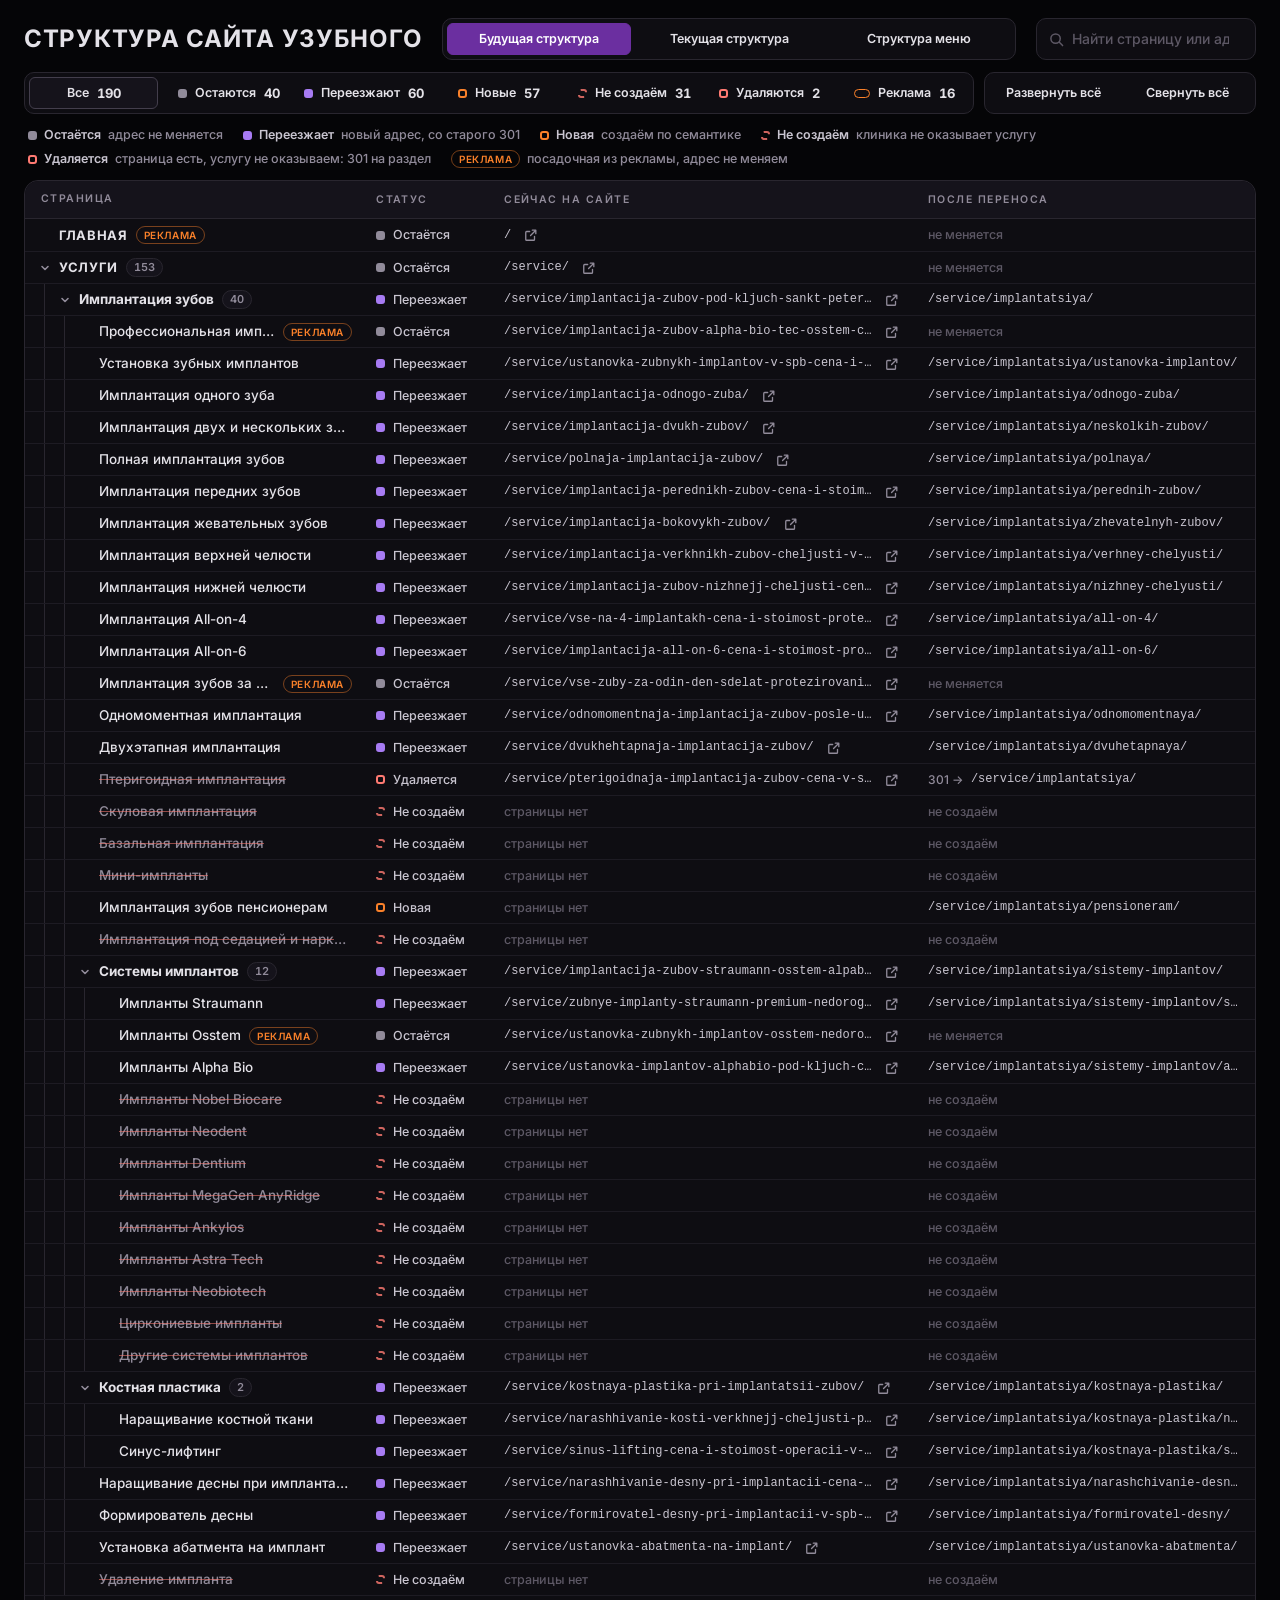
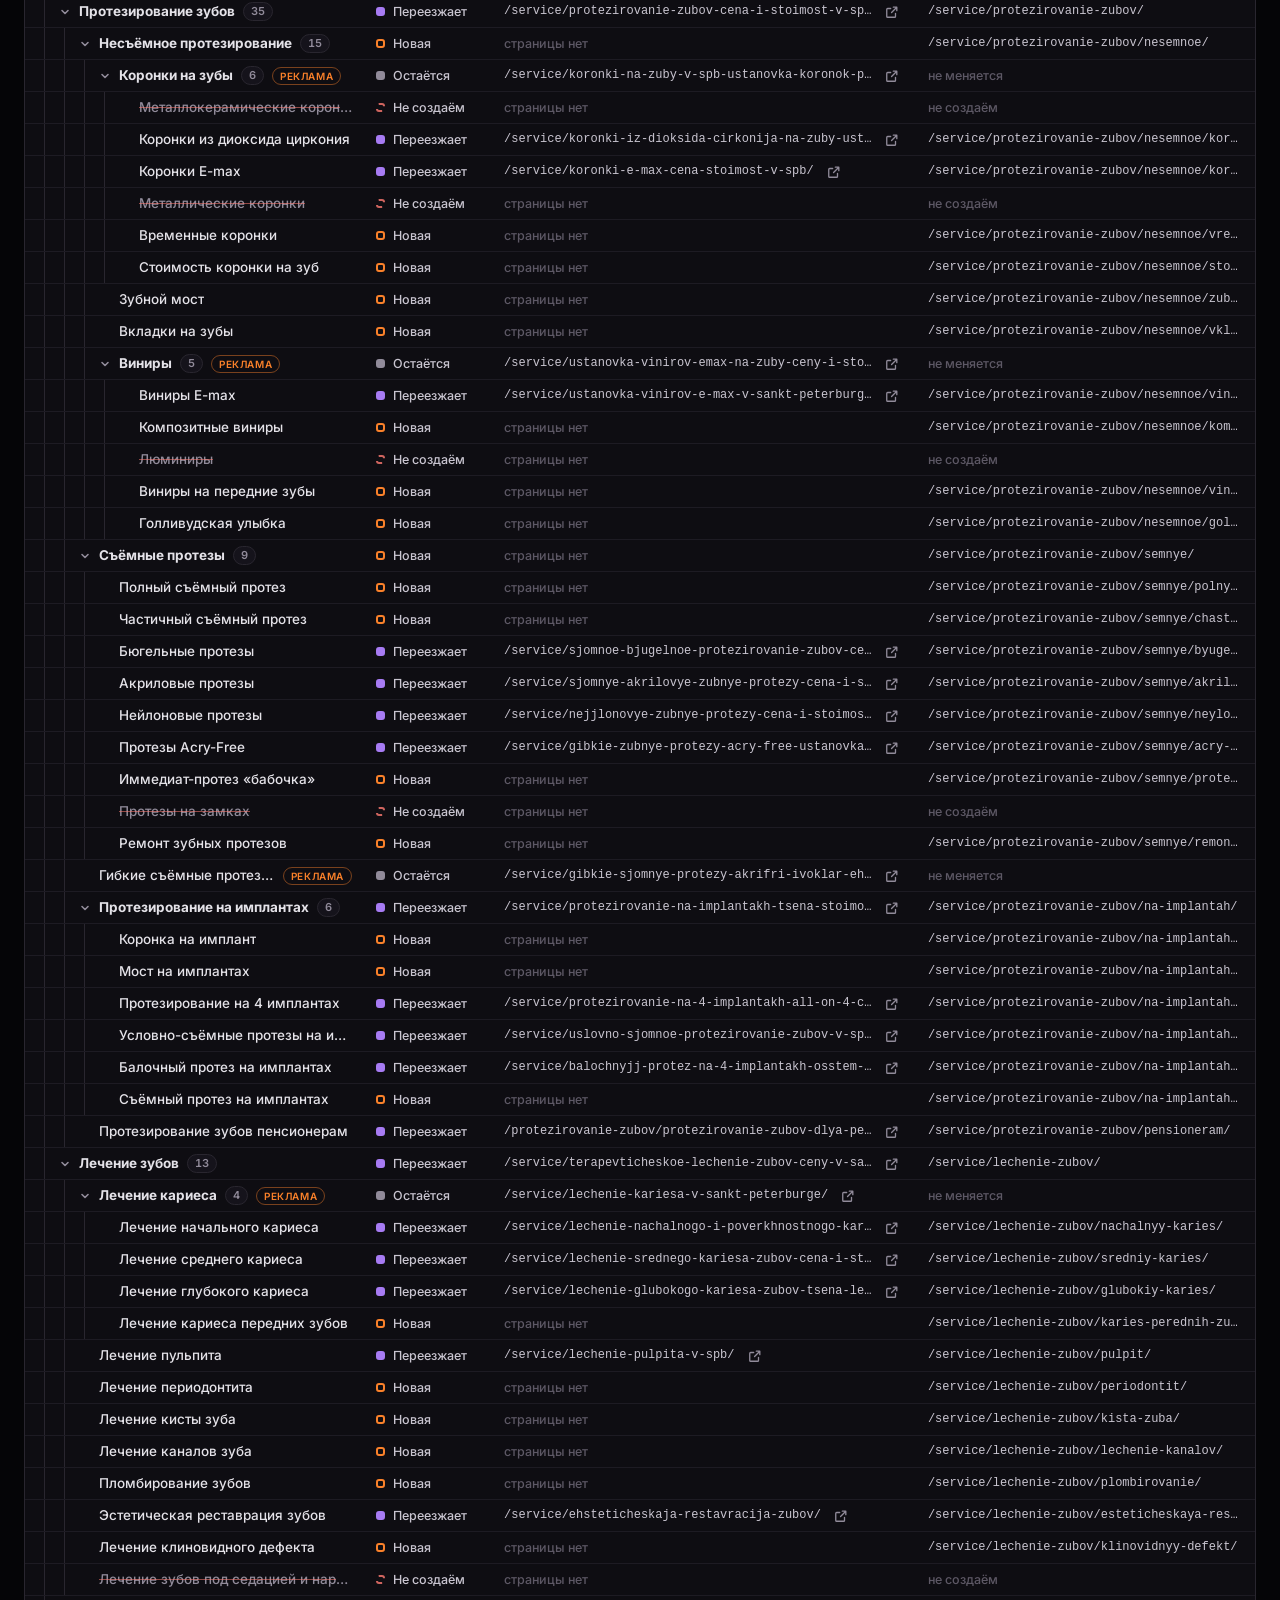
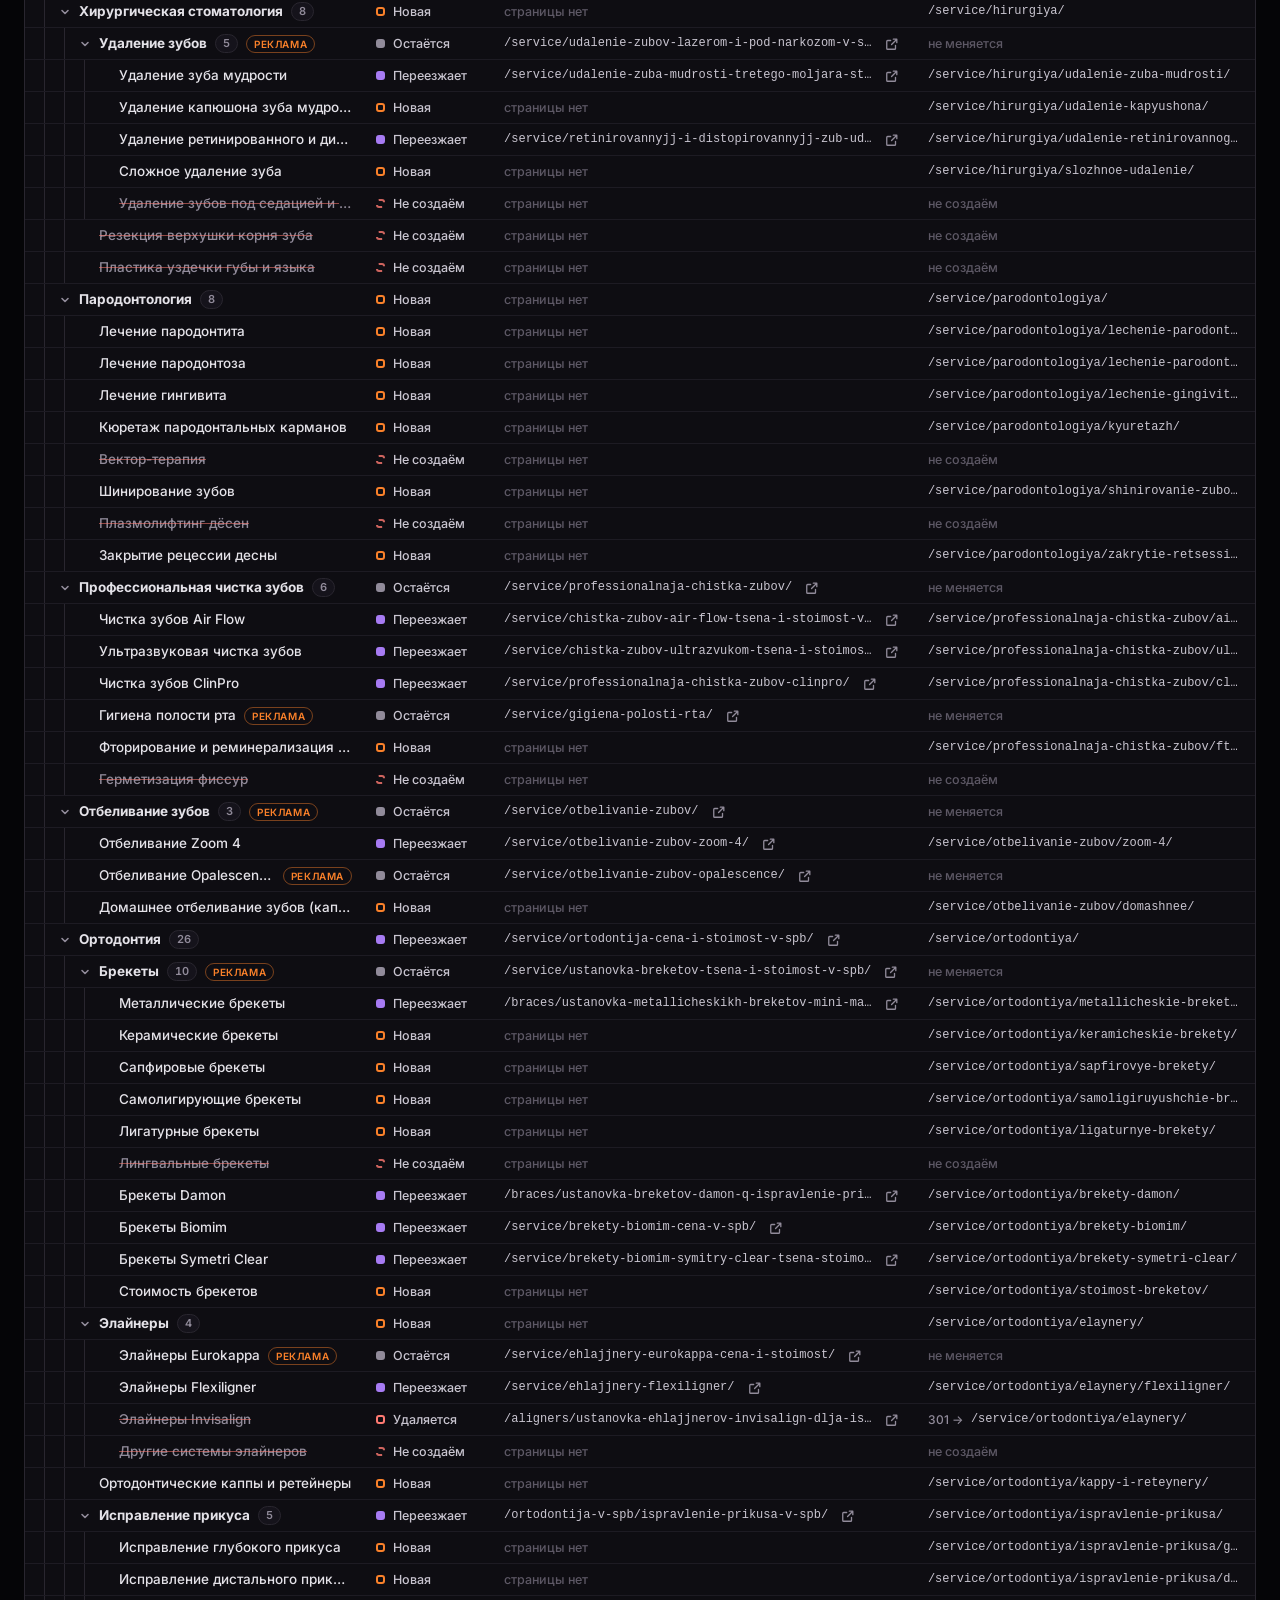
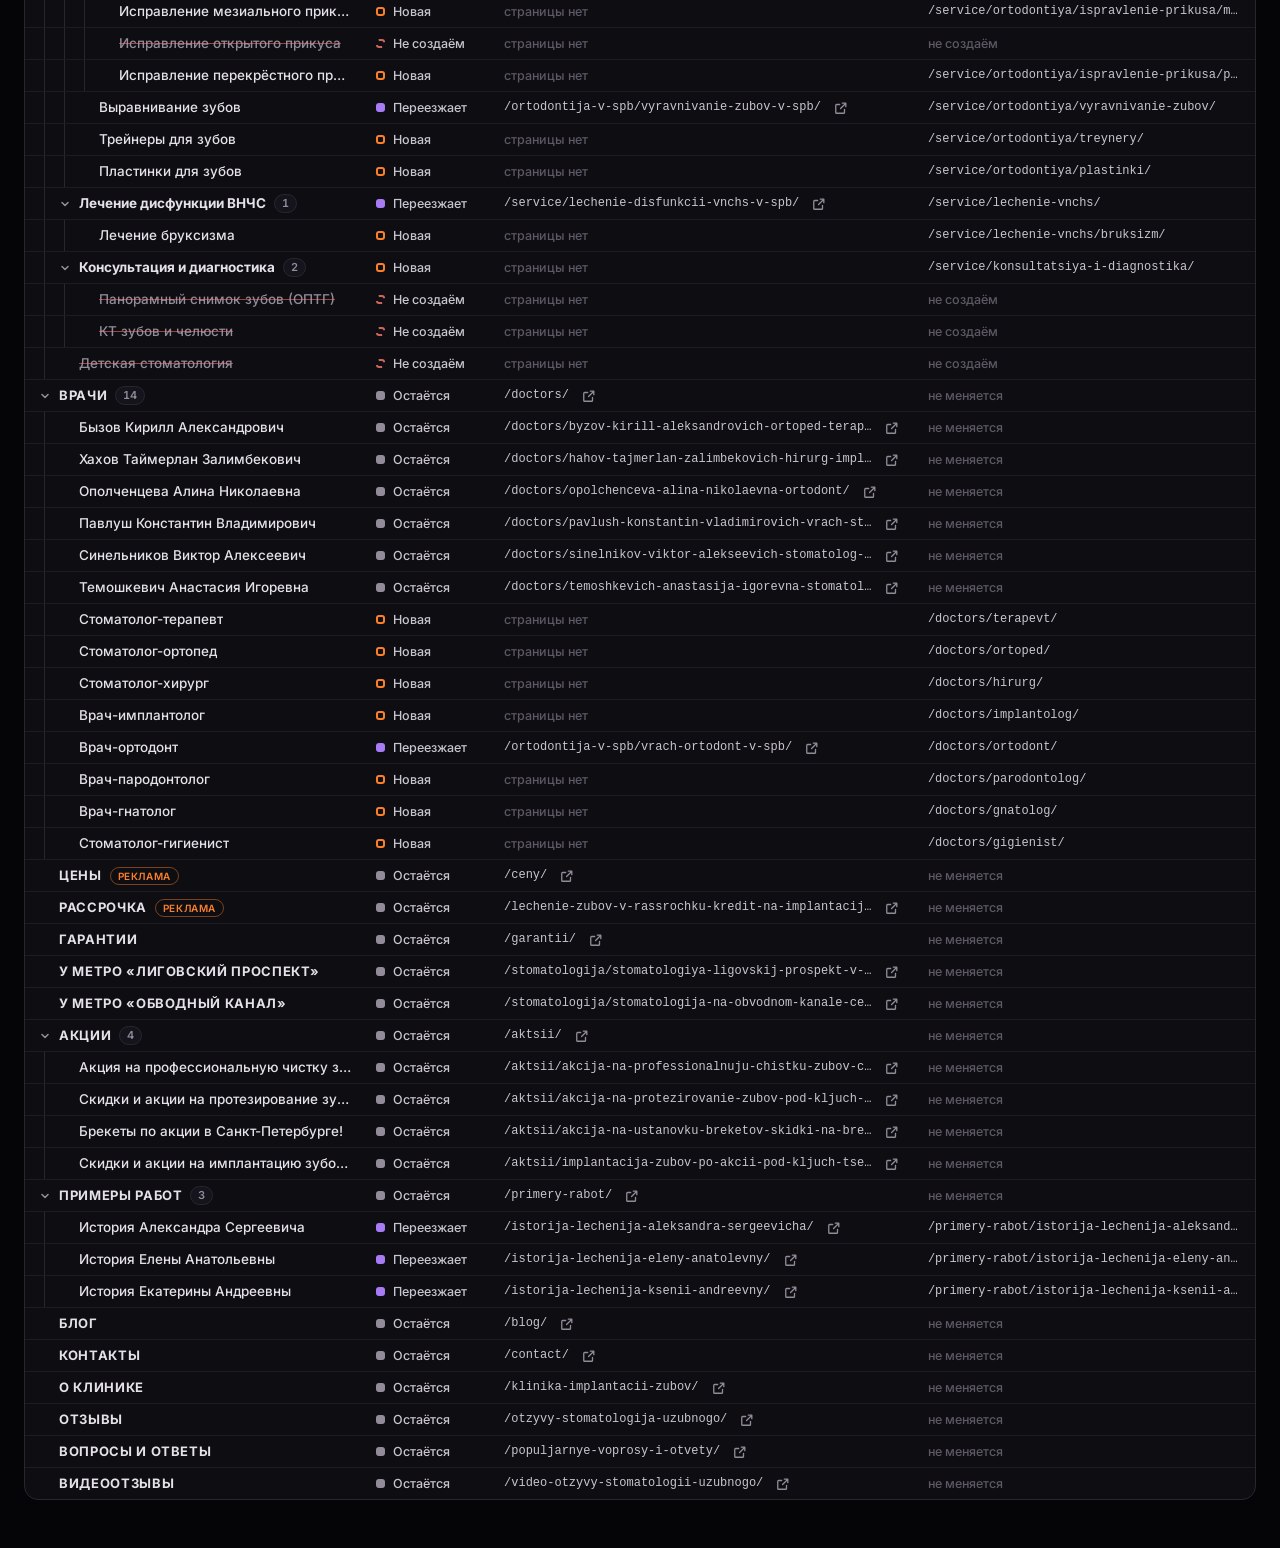
<file: u-zubnogo/karta-struktury/index.html>
<!doctype html>
<html lang="ru">
<head>
<meta charset="utf-8">
<meta name="viewport" content="width=device-width, initial-scale=1">
<meta name="robots" content="noindex, nofollow">
<title>Структура сайта уЗубного</title>
<link rel="stylesheet" href="fonts.css">
<style>
/* Карта сайта: одно дерево-таблица на всю ширину (страница, статус, адрес сейчас, адрес после переноса), сворачивание в строке,
   карточка страницы – в боковой шторке. Третья вкладка – меню шапки после переноса. */
:root {
  --bg: #050507;
  --surface: #0e0d12;
  --surface-2: #15131b;
  --line: #29262f;
  --line-soft: #1d1b23;
  --line-strong: #433e4c;
  --fg: #e4e2e8;
  --fg-2: #c9c5d0;
  --muted: #918b9a;
  --faint: #5d5865;
  --violet: #a77bf3;
  --violet-deep: #6b2fa0;
  --orange: #fa812a;
  --red: #ff7a72;
  --display: "Magistral", "Segoe UI", system-ui, sans-serif;
  --body: "Gilroy", "Segoe UI", system-ui, sans-serif;
  --mono: ui-monospace, "Cascadia Mono", Consolas, monospace;
  --r-sm: 6px;
  --r: 10px;
  --r-lg: 14px;
  --step: 20px;
  color-scheme: dark;
}
* { box-sizing: border-box; }
[hidden] { display: none !important; }
body { margin: 0; background: var(--bg); color: var(--fg); font: 500 14px/1.45 var(--body); }
.wrap { padding: 18px 24px 48px; }
button, input { font: inherit; color: inherit; }
:focus-visible { outline: 2px solid var(--violet); outline-offset: 2px; }
code { font: 400 12px/1.3 var(--mono); }
svg { display: block; }

/* шапка */
.head { display: grid; grid-template-columns: auto minmax(0, 600px) minmax(220px, 1fr); gap: 12px 20px; align-items: center; }
h1 { font: 700 24px/1 var(--display); text-transform: uppercase; letter-spacing: .03em; margin: 0; white-space: nowrap; }
.seg, .chips, .tools { display: grid; gap: 6px; padding: 4px; border: 1px solid var(--line); border-radius: var(--r); background: var(--surface); }
.seg { grid-template-columns: repeat(3, 1fr); }
.chips { grid-template-columns: repeat(6, 1fr); }
.tools { grid-template-columns: repeat(2, 1fr); }
.btn { display: flex; align-items: center; justify-content: center; gap: 8px; min-width: 0; padding: 8px 10px; border: 1px solid transparent; border-radius: var(--r-sm);
       background: transparent; cursor: pointer; font: 600 12.5px/1.1 var(--body); white-space: nowrap; overflow: hidden; text-overflow: ellipsis; }
.btn:hover { background: var(--surface-2); }
.btn[aria-pressed="true"], .btn[aria-selected="true"] { background: var(--surface-2); border-color: var(--line-strong); }
.seg .btn[aria-selected="true"] { background: var(--violet-deep); border-color: var(--violet-deep); color: #fff; }
.btn b { font: 700 13px/1 var(--display); font-variant-numeric: tabular-nums; }
.btn .short { display: none; }
.search { justify-self: end; width: 100%; max-width: 440px; display: flex; align-items: center; gap: 8px; border: 1px solid var(--line); border-radius: var(--r);
          background: var(--surface); padding: 0 12px; color: var(--faint); }
.search input { flex: 1; min-width: 0; background: none; border: 0; padding: 10px 0; color: var(--fg); font-weight: 500; }
.search input:focus { outline: none; }
.search:focus-within { border-color: var(--violet); }
.search input::placeholder { color: var(--faint); }

.bar { display: grid; grid-template-columns: 6fr 2fr; gap: 10px; margin: 12px 0 0; }
.legend { display: flex; flex-wrap: wrap; gap: 6px 20px; margin: 12px 0; padding: 0 4px; font-size: 12.5px; color: var(--muted); }
.legend > span { display: inline-flex; align-items: center; gap: 7px; }
.legend b { color: var(--fg-2); font-weight: 600; }

/* метки */
.dot { width: 9px; height: 9px; flex: none; border-radius: 3px; border: 2px solid var(--muted); background: var(--muted); }
.dot.f-moved { border-color: var(--violet); background: var(--violet); }
.dot.f-new { border-color: var(--orange); background: transparent; }
.dot.f-merge { border-color: var(--orange); background: var(--orange); }
.dot.f-removed { border-color: var(--red); background: transparent; }
.dot.f-drop { border-color: var(--red); background: transparent; border-style: dashed; opacity: .8; }
.tag { flex: none; font: 600 10px/1 var(--body); text-transform: uppercase; letter-spacing: .06em; border: 1px solid; border-radius: 999px; padding: 3px 7px; }
.tag.ad { color: var(--orange); border-color: rgba(250,129,42,.45); }
.adm { width: 16px; height: 9px; flex: none; border: 1.5px solid var(--orange); border-radius: 999px; }
.go { flex: none; width: 24px; height: 24px; display: grid; place-items: center; border-radius: var(--r-sm); color: var(--muted); }
.go:hover { background: var(--line); color: var(--violet); }

/* дерево-таблица */
.grid { border: 1px solid var(--line); border-radius: var(--r-lg); background: var(--surface); }
.tr { display: grid; grid-template-columns: minmax(300px, 1fr) 128px minmax(0, 1.25fr) minmax(0, 1fr); min-height: 32px; border-top: 1px solid var(--line-soft); }
.thead { position: sticky; top: 0; z-index: 3; min-height: 38px; border-top: 0; border-bottom: 1px solid var(--line); border-radius: var(--r-lg) var(--r-lg) 0 0;
         background: var(--surface-2); font: 600 10.5px/1 var(--body); letter-spacing: .14em; text-transform: uppercase; color: var(--muted); }
.thead + .tr { border-top: 0; }
.thead .td { overflow: hidden; white-space: nowrap; }
.td { display: flex; align-items: center; gap: 8px; min-width: 0; padding: 0 12px; }
.thead .td:first-child { padding-left: 16px; }
.c-name { padding-left: 6px; gap: 0; }
.ind { align-self: stretch; flex: none; width: calc(var(--d) * var(--step));
       background: repeating-linear-gradient(90deg, transparent 0 13px, var(--line) 13px 14px, transparent 14px var(--step)); }
.tw { width: 28px; height: 28px; flex: none; display: grid; place-items: center; border: 0; border-radius: var(--r-sm); background: none; color: var(--muted); cursor: pointer; }
.tw svg { transition: transform .15s; }
.tw:hover { background: var(--line); color: var(--fg); }
.tw.leaf { visibility: hidden; }
.tr[aria-expanded="false"] .tw svg { transform: rotate(-90deg); }
.nm { min-width: 0; overflow: hidden; text-overflow: ellipsis; white-space: nowrap; font-size: 13.5px; }
.tr.parent .nm { font-weight: 700; }
.tr[aria-level="1"] .nm { font: 700 13px/1.2 var(--display); text-transform: uppercase; letter-spacing: .05em; }
.tr.folder .nm { color: var(--muted); }
.tr.st-drop .nm, .tr.st-removed .nm { color: var(--muted); text-decoration: line-through; text-decoration-color: rgba(255,122,114,.55); }
.cnt { flex: none; margin-left: 8px; font: 600 11px/1 var(--body); color: var(--muted); background: var(--surface-2); border: 1px solid var(--line); border-radius: 999px; padding: 3px 7px;
       font-variant-numeric: tabular-nums; }
.c-name .tag { margin-left: 8px; }
.c-st { font-size: 12.5px; color: var(--fg-2); }
.url code { min-width: 0; overflow: hidden; text-overflow: ellipsis; white-space: nowrap; color: var(--fg-2); }
.url .none { color: var(--faint); font-size: 12.5px; }
.url .arrow { flex: none; color: var(--muted); font-size: 12px; }
.tr.body { cursor: pointer; }
.tr.body:hover { background: var(--surface-2); }
.tr.body:focus-visible { outline-offset: -2px; }
.tr.sel { background: rgba(167,123,243,.14); }
.tr.sel:hover { background: rgba(167,123,243,.2); }
.tr.dim > .td { opacity: .28; }
.tr.hit { box-shadow: inset 3px 0 0 var(--violet); }
.grid > .tr:last-child { border-radius: 0 0 var(--r-lg) var(--r-lg); }
.empty { margin: 0; padding: 14px 16px; color: var(--muted); font-size: 13px; border-top: 1px solid var(--line-soft); }


/* меню */
.menu { border: 1px solid var(--line); border-radius: var(--r-lg); background: var(--surface); padding: 6px; }
.mbar { display: grid; grid-template-columns: repeat(7, 1fr); gap: 6px; padding-bottom: 6px; border-bottom: 1px solid var(--line); }
.mtop { position: relative; min-height: 42px; font: 700 12.5px/1.1 var(--display); text-transform: uppercase; letter-spacing: .05em; }
.mtop svg { flex: none; color: var(--muted); }
.mtop[aria-selected="true"] { background: var(--violet-deep); border-color: var(--violet-deep); color: #fff; }
.mtop[aria-selected="true"] svg { color: #fff; }
.mtop.has-hit::after { content: ""; position: absolute; top: 7px; right: 8px; width: 6px; height: 6px; border-radius: 50%; background: var(--violet); }
.mpanel { padding: 14px 10px 6px; }
.mhead { display: flex; flex-wrap: wrap; align-items: center; gap: 6px 8px; margin: 0 0 14px; color: var(--muted); font-size: 12.5px; }
.mhead code { color: var(--fg-2); }
.mcols { columns: 5 250px; column-gap: 12px; }
.mcols.drop { columns: auto; width: min(340px, 100%); margin-left: calc(var(--i) * (100% + 6px) / 7); }
.mcol { break-inside: avoid; margin: 0 0 12px; padding: 8px; border: 1px solid var(--line); border-radius: var(--r); background: var(--surface-2); }
.mi { display: flex; align-items: center; gap: 8px; width: 100%; padding: 5px 8px 5px calc(8px + var(--l) * 16px); border: 0; border-radius: var(--r-sm); background: none;
      text-align: left; cursor: pointer; font-size: 13px; line-height: 1.3; color: var(--fg-2); }
.mi:hover { background: var(--line); color: #fff; }
.mi.sec { font: 700 13px/1.2 var(--display); text-transform: uppercase; letter-spacing: .04em; color: var(--fg); padding-block: 7px 9px; }
.mi.par { font-weight: 700; color: var(--fg); }
.mi .dot { margin-left: auto; }
.mi.dim { opacity: .28; }
.mi.hit { box-shadow: inset 3px 0 0 var(--violet); color: #fff; }
.mnote { margin: 0 0 8px; color: var(--muted); font-size: 13px; }

/* шторка */
.scrim { position: fixed; inset: 0; z-index: 20; background: rgba(0,0,0,.55); opacity: 0; pointer-events: none; transition: opacity .2s; }
.scrim.open { opacity: 1; pointer-events: auto; }
.drawer { position: fixed; top: 0; right: 0; bottom: 0; z-index: 21; width: max(50vw, 560px); max-width: 100%; overflow-y: auto; background: var(--surface);
          border-left: 1px solid var(--line); border-radius: var(--r-lg) 0 0 var(--r-lg); box-shadow: -24px 0 48px rgba(0,0,0,.55);
          padding: 16px 22px calc(28px + env(safe-area-inset-bottom, 0px)); transform: translateX(105%); transition: transform .22s ease; visibility: hidden; }
.drawer.open { transform: none; visibility: visible; }
.d-top { display: flex; align-items: center; justify-content: space-between; gap: 12px; margin-bottom: 10px; }
.d-st { display: inline-flex; align-items: center; gap: 8px; font: 600 11px/1 var(--body); letter-spacing: .12em; text-transform: uppercase; color: var(--muted); }
.x { width: 34px; height: 34px; display: grid; place-items: center; border: 1px solid var(--line); border-radius: var(--r); background: none; color: var(--muted); cursor: pointer; }
.x:hover { color: var(--fg); border-color: var(--line-strong); }
.drawer h2 { font: 700 20px/1.15 var(--display); text-transform: uppercase; letter-spacing: .02em; margin: 0 0 14px; text-wrap: balance; }
.fate { padding: 12px 14px; border-radius: var(--r); background: var(--surface-2); margin-bottom: 16px; }
.fate strong { display: block; font-size: 14.5px; margin-bottom: 3px; }
.fate span { color: var(--muted); font-size: 13px; }
.kv { margin-bottom: 14px; }
.kv .k { display: block; font: 600 10.5px/1 var(--body); letter-spacing: .14em; text-transform: uppercase; color: var(--muted); margin-bottom: 6px; }
.kv .v { display: flex; gap: 6px; align-items: flex-start; }
.kv .v code { flex: 1; min-width: 0; white-space: nowrap; overflow-x: auto; scrollbar-width: thin; padding: 8px 10px; border-radius: var(--r-sm); background: var(--surface-2); color: var(--fg-2); }
.kv .go, .copy { width: 32px; height: 32px; }
.copy { flex: none; display: grid; place-items: center; border: 0; border-radius: var(--r-sm); background: none; color: var(--muted); cursor: pointer; }
.copy:hover { background: var(--line); color: var(--violet); }
.copy.ok { color: var(--violet); }
.kv .txt { font-size: 13.5px; color: var(--fg-2); }
.list { list-style: none; margin: 0; padding: 0; display: grid; gap: 4px; }
.list li { display: flex; align-items: center; gap: 6px; }
.list code { flex: 1; min-width: 0; white-space: nowrap; overflow-x: auto; scrollbar-width: thin; color: var(--muted); }

@media (max-width: 1180px) {
  .head { grid-template-columns: auto minmax(0, 1fr); }
  .search { grid-column: 1 / -1; justify-self: stretch; max-width: none; }
  .bar { grid-template-columns: minmax(0, 1fr) !important; }
}
@media (max-width: 900px) {
  .wrap { padding-inline: 16px; }
  .head { grid-template-columns: minmax(0, 1fr); }
  .tr { grid-template-columns: minmax(0, 1fr) 118px; }
  .c-now, .c-after { display: none !important; }
  .mbar { grid-template-columns: repeat(4, 1fr); }
  .mcols.drop { margin-left: 0; }
}
@media (max-width: 600px) {
  h1 { font-size: 20px; }
  .btn .opt { display: none; }
  .btn .short { display: inline; }
  .chips { grid-template-columns: repeat(2, 1fr) !important; }
  .tr { grid-template-columns: minmax(0, 1fr) 30px; }
  .thead .td:nth-child(2) { visibility: hidden; }
  .c-st { padding: 0 10px; }
  .c-st .lbl { display: none; }
  .mbar { grid-template-columns: repeat(2, 1fr); }
  :root { --step: 14px; }
  .ind { background: repeating-linear-gradient(90deg, transparent 0 10px, var(--line) 10px 11px, transparent 11px var(--step)); }
  .drawer { border-radius: 0; padding-inline: 16px; }
}
@media (prefers-reduced-motion: reduce) { .tw svg, .drawer, .scrim { transition: none; } }
</style>

<div class="wrap" id="wrap">
  <header class="head">
    <h1>Структура сайта уЗубного</h1>
    <div class="seg" role="tablist" aria-label="Что показать">
      <button class="btn" type="button" role="tab" data-view="future" aria-selected="true"><span>Будущая<span class="opt"> структура</span></span></button>
      <button class="btn" type="button" role="tab" data-view="current" aria-selected="false"><span>Текущая<span class="opt"> структура</span></span></button>
      <button class="btn" type="button" role="tab" data-view="menu" aria-selected="false"><span class="opt">Структура меню</span><span class="short">Меню</span></button>
    </div>
    <label class="search">
      <svg width="15" height="15" viewBox="0 0 16 16" aria-hidden="true"><circle cx="7" cy="7" r="5" fill="none" stroke="currentColor" stroke-width="1.6"/><path d="m11 11 3.5 3.5" stroke="currentColor" stroke-width="1.6" stroke-linecap="round"/></svg>
      <input id="q" type="search" placeholder="Найти страницу или адрес" aria-label="Поиск">
    </label>
  </header>

  <div class="bar" id="bar">
    <div class="chips" id="chips" role="group" aria-label="Подсветить"></div>
    <div class="tools">
      <button class="btn" type="button" id="t-open">Развернуть всё</button>
      <button class="btn" type="button" id="t-close">Свернуть всё</button>
    </div>
  </div>
  <p class="legend" id="legend"></p>

  <main id="canvas" aria-live="polite"></main>
</div>

<div class="scrim" id="scrim"></div>
<aside class="drawer" id="drawer" role="dialog" aria-modal="true" aria-labelledby="d-title" inert>
  <div class="d-top">
    <span class="d-st" id="d-st"></span>
    <button class="x" type="button" id="d-close" aria-label="Закрыть">
      <svg width="14" height="14" viewBox="0 0 14 14" aria-hidden="true"><path d="M2 2l10 10M12 2 2 12" stroke="currentColor" stroke-width="1.8" stroke-linecap="round"/></svg>
    </button>
  </div>
  <h2 id="d-title"></h2>
  <div id="d-body"></div>
</aside>

<script src="data.js"></script>
<script>
(function () {
  const D = window.SITE || { nodes: [], current: [], menu: [] };
  const HOST = 'https://стоматология-петербург.рф';
  const ALIAS = {
    'Лечение зубов в рассрочку': 'Рассрочка',
    'Стоматология, в которой заботятся о вас на каждом этапе лечения': 'О клинике',
    'Полезные статьи и новости нашей клиники': 'Блог',
    'Контакты и адрес': 'Контакты',
    'Отзывы наших пациентов': 'Отзывы',
    'Популярные вопросы и ответы': 'Вопросы и ответы',
    'Видео отзывы стоматологии “уЗубного”': 'Видеоотзывы',
    'Примеры работ в стоматологии "уЗубного"': 'Примеры работ',
    'Стоматология у метро Лиговский проспект': 'У метро «Лиговский проспект»',
    'Стоматология у метро Обводный канал': 'У метро «Обводный канал»'
  };
  const label = n => ALIAS[n.name] || n.name;
  const esc = s => String(s).replace(/[&<>"]/g, c => ({ '&': '&amp;', '<': '&lt;', '>': '&gt;', '"': '&quot;' }[c]));
  const plural = (n, f) => f[(n % 10 === 1 && n % 100 !== 11) ? 0 : (n % 10 >= 2 && n % 10 <= 4 && (n % 100 < 10 || n % 100 >= 20)) ? 1 : 2];
  const ICON = {
    out: '<svg width="14" height="14" viewBox="0 0 16 16" aria-hidden="true"><path d="M9.5 2.5h4v4M13.5 2.5 7.5 8.5M12 9.5V13a1 1 0 0 1-1 1H3a1 1 0 0 1-1-1V5a1 1 0 0 1 1-1h3.5" fill="none" stroke="currentColor" stroke-width="1.5" stroke-linecap="round" stroke-linejoin="round"/></svg>',
    copy: '<svg width="14" height="14" viewBox="0 0 16 16" aria-hidden="true"><rect x="5.5" y="5.5" width="8" height="8" rx="1.5" fill="none" stroke="currentColor" stroke-width="1.5"/><path d="M10.5 3.5v-.5a1 1 0 0 0-1-1H3.5a1 1 0 0 0-1 1v6a1 1 0 0 0 1 1h.5" fill="none" stroke="currentColor" stroke-width="1.5" stroke-linecap="round"/></svg>',
    ok: '<svg width="14" height="14" viewBox="0 0 16 16" aria-hidden="true"><path d="m3 8.5 3 3 7-7" fill="none" stroke="currentColor" stroke-width="1.8" stroke-linecap="round" stroke-linejoin="round"/></svg>',
    chev: '<svg width="10" height="10" viewBox="0 0 10 10" aria-hidden="true"><path d="M2 3.5 5 6.5 8 3.5" fill="none" stroke="currentColor" stroke-width="1.6" stroke-linecap="round" stroke-linejoin="round"/></svg>'
  };
  const go = (path, name) => `<a class="go" href="${esc(HOST + path)}" target="_blank" rel="noopener" title="Открыть на сайте в новой вкладке" aria-label="Открыть «${esc(name || path)}» на сайте в новой вкладке">${ICON.out}</a>`;

  const ST = {
    same: 'Остаётся', moved: 'Переезжает', new: 'Новая', drop: 'Не создаём', merge: 'Склеивается', removed: 'Удаляется'
  };
  const CHIP = { same: 'Остаются', moved: 'Переезжают', new: 'Новые', drop: 'Не создаём', merge: 'Склеиваются', removed: 'Удаляются' };
  const VIEWS = {
    future: { key: 'status', items: () => D.nodes, chips: ['same', 'moved', 'new', 'drop', 'removed'],
              legend: [['same', 'адрес не меняется'], ['moved', 'новый адрес, со старого 301'], ['new', 'создаём по семантике'],
                       ['drop', 'клиника не оказывает услугу'], ['removed', 'страница есть, услугу не оказываем: 301 на раздел']] },
    current: { key: 'fate', items: () => D.current, chips: ['same', 'moved', 'merge', 'removed'],
               legend: [['same', 'адрес не меняется'], ['moved', 'уходит на новый адрес в разделе'], ['merge', 'дубль, 301 на основную'], ['removed', 'услугу не оказываем, 301 на раздел']] }
  };

  // будущая структура: дерево по родителям
  const byNew = new Map(D.nodes.map(n => [n.new, n]));
  const byName = new Map(D.nodes.map(n => [n.name, n]));
  function futureTree() {
    const kids = {};
    D.nodes.forEach(n => { (kids[n.parent || ''] = kids[n.parent || ''] || []).push(n); });
    const mk = n => ({ n, label: label(n), kids: (kids[n.name] || []).map(mk) });
    return (kids[''] || []).map(mk);
  }
  // текущая структура: по адресам
  const BLOG = new Set(['braces', 'aligners', 'ortodontija-v-spb', 'protezirovanie-zubov-v-spb', 'protezirovanie-zubov', 'zubnye-protezy',
                        'implantacija-zubov', 'vyravnivanie-zubov', 'stomatologija']);
  function currentTree() {
    const byFolder = {};
    D.current.forEach(c => { (byFolder[c.folder] = byFolder[c.folder] || []).push(c); });
    const sort = a => a.slice().sort((x, y) => label(x).localeCompare(label(y), 'ru'));
    const mk = c => ({ n: c, label: label(c), kids: [] });
    const rootPages = byFolder[''] || [];
    const svc = rootPages.find(c => c.cur === '/service/');
    const main = rootPages.find(c => c.cur === '/');
    const roots = [];
    const tops = sort(rootPages.filter(c => c !== svc && c !== main)).map(mk);
    roots.push(main ? { n: main, label: 'Главная', kids: tops } : { label: 'Корень сайта', kids: tops });
    if (svc) roots.push({ n: svc, label: 'Услуги', kids: sort(byFolder.service || []).map(mk) });
    Object.keys(byFolder).filter(f => f && f !== 'service' && !BLOG.has(f))
      .forEach(f => roots.push({ label: '/' + f + '/', kids: sort(byFolder[f]).map(mk) }));
    const blog = Object.keys(byFolder).filter(f => BLOG.has(f)).sort();
    if (blog.length) roots.push({ label: 'Рубрики блога с посадочными', kids: blog.map(f => ({ label: '/' + f + '/', kids: sort(byFolder[f]).map(mk) })) });
    return roots;
  }

  // где страница в меню
  const menuPath = new Map();
  D.menu.forEach(t => {
    if (t.url) menuPath.set(t.url, [t.name]);
    t.cols.forEach(c => {
      const base = c.name ? [t.name, c.name] : [t.name];
      if (c.url) menuPath.set(c.url, base);
      const stack = [];
      c.items.forEach(it => {
        stack.length = it.lvl;
        stack[it.lvl] = it.name;
        menuPath.set(it.url, base.concat(stack.slice(0, it.lvl + 1)));
      });
    });
  });
  const crumbs = n => { const out = []; let p = n.parent; while (p) { out.unshift(label(byName.get(p) || { name: p })); p = (byName.get(p) || {}).parent; } return out; };

  // состояние
  const $ = id => document.getElementById(id);
  const canvas = $('canvas'), wrap = $('wrap'), drawer = $('drawer'), scrim = $('scrim');
  let view = 'future', filt = 'all', query = '', menuTop = 0;
  let rows = [], rowOf = new Map(), selEl = null, lastFocus = null;
  const closedBy = { future: new Set(), current: new Set() };
  const fateOf = n => n[VIEWS[view].key];

  function flatten(roots) {
    const out = [];
    const walk = (t, depth, parent, path, i) => {
      const r = { t, n: t.n || null, depth, parent, id: path + '/' + i + ':' + t.label, hasKids: t.kids.length > 0, size: 0 };
      const at = out.length;
      out.push(r);
      t.kids.forEach((k, j) => walk(k, depth + 1, r, r.id, j));
      r.size = out.length - at - 1;
    };
    roots.forEach((t, i) => walk(t, 0, null, '', i));
    return out;
  }
  function rowHTML(r) {
    const n = r.n, f = n ? fateOf(n) : '';
    let now = '', after = '';
    if (n) {
      now = n.cur ? `<code title="${esc(n.cur)}">${esc(n.cur)}</code>${go(n.cur, label(n))}` : '<span class="none">страницы нет</span>';
      const to = view === 'future' && f !== 'removed' ? n.new : n.to;
      if (f === 'same') after = '<span class="none">не меняется</span>';
      else if (f === 'drop') after = '<span class="none">не создаём</span>';
      else if (f === 'merge' || f === 'removed') after = `<span class="arrow">301 →</span><code title="${esc(to)}">${esc(to)}</code>`;
      else after = `<code title="${esc(to)}">${esc(to)}</code>`;
    }
    return `<div class="td c-name" role="gridcell"><span class="ind" style="--d:${r.depth}"></span>` +
      `<button class="tw${r.hasKids ? '' : ' leaf'}" type="button" tabindex="-1" aria-hidden="true">${ICON.chev}</button>` +
      `<span class="nm"${n && label(n) !== n.name ? ` title="${esc(n.name)}"` : ''}>${esc(r.t.label)}</span>` +
      (r.hasKids ? `<span class="cnt" title="вложенных страниц">${r.size}</span>` : '') +
      (n && n.ad ? '<span class="tag ad">реклама</span>' : '') + '</div>' +
      `<div class="td c-st" role="gridcell">${n ? `<span class="dot f-${f}"></span><span class="lbl">${ST[f]}</span>` : ''}</div>` +
      `<div class="td c-now url" role="gridcell">${now}</div><div class="td c-after url" role="gridcell">${after}</div>`;
  }

  function renderGrid() {
    rows = flatten(view === 'future' ? futureTree() : currentTree());
    rowOf = new Map();
    const closed = closedBy[view];
    const grid = document.createElement('div');
    grid.className = 'grid';
    grid.setAttribute('role', 'treegrid');
    grid.setAttribute('aria-label', view === 'future' ? 'Будущая структура сайта' : 'Текущая структура сайта');
    grid.innerHTML = '<div class="tr thead" role="row"><div class="td" role="columnheader">Страница</div><div class="td" role="columnheader">Статус</div>' +
      '<div class="td c-now" role="columnheader">Сейчас на сайте</div><div class="td c-after" role="columnheader">После переноса</div></div>';
    rows.forEach((r, i) => {
      const d = document.createElement('div');
      d.className = 'tr body' + (r.hasKids ? ' parent' : '') + (r.n ? ' st-' + fateOf(r.n) : ' folder');
      d.setAttribute('role', 'row');
      d.setAttribute('aria-level', r.depth + 1);
      if (r.hasKids) d.setAttribute('aria-expanded', String(!closed.has(r.id)));
      d.tabIndex = i === 0 ? 0 : -1;
      d.innerHTML = rowHTML(r);
      r.el = d;
      rowOf.set(d, r);
      grid.appendChild(d);
    });
    const empty = document.createElement('p');
    empty.className = 'empty';
    empty.id = 'empty';
    empty.hidden = true;
    empty.textContent = 'Ничего не нашлось.';
    grid.appendChild(empty);
    canvas.innerHTML = '';
    canvas.appendChild(grid);
    grid.addEventListener('click', onGridClick);
    grid.addEventListener('keydown', onGridKey);
    apply();
  }
  function visible() { return rows.filter(r => !r.el.hidden); }
  function refresh() {
    const closed = closedBy[view];
    let cut = Infinity;
    rows.forEach(r => {
      if (r.depth > cut) { r.el.hidden = true; return; }
      cut = Infinity;
      r.el.hidden = false;
      if (r.hasKids && closed.has(r.id)) cut = r.depth;
    });
  }
  function setOpen(r, open) {
    if (!r.hasKids) return;
    if (open) closedBy[view].delete(r.id); else closedBy[view].add(r.id);
    r.el.setAttribute('aria-expanded', String(open));
    refresh();
  }
  function onGridClick(e) {
    const tr = e.target.closest('.tr.body');
    if (!tr || e.target.closest('a')) return;
    const r = rowOf.get(tr);
    focusRow(r);
    if (e.target.closest('.tw') || !r.n) { setOpen(r, closedBy[view].has(r.id)); return; }
    openCard(r.n, view, tr);
  }
  function focusRow(r) {
    rows.forEach(x => { x.el.tabIndex = -1; });
    r.el.tabIndex = 0;
    r.el.focus({ preventScroll: true });
  }
  function onGridKey(e) {
    const tr = e.target.closest('.tr.body');
    if (!tr || e.target !== tr) return;
    const r = rowOf.get(tr), vis = visible(), i = vis.indexOf(r);
    const move = j => { if (vis[j]) { focusRow(vis[j]); vis[j].el.scrollIntoView({ block: 'nearest' }); } };
    if (e.key === 'ArrowDown') move(i + 1);
    else if (e.key === 'ArrowUp') move(i - 1);
    else if (e.key === 'ArrowRight') { if (r.hasKids && closedBy[view].has(r.id)) setOpen(r, true); else move(i + 1); }
    else if (e.key === 'ArrowLeft') { if (r.hasKids && !closedBy[view].has(r.id)) setOpen(r, false); else if (r.parent) { focusRow(r.parent); } }
    else if (e.key === 'Enter' || e.key === ' ') { if (r.n) openCard(r.n, view, tr); else setOpen(r, closedBy[view].has(r.id)); }
    else return;
    e.preventDefault();
  }

  function apply() {
    if (view === 'menu') return applyMenu();
    const q = query.trim().toLowerCase();
    const active = filt !== 'all' || !!q;
    let hits = 0;
    rows.forEach(r => {
      const n = r.n;
      let ok = true;
      if (n) {
        const okF = filt === 'all' || (filt === 'ad' ? n.ad : fateOf(n) === filt);
        const hay = (r.t.label + ' ' + n.name + ' ' + (n.new || '') + ' ' + (n.cur || '') + ' ' + (n.to || '')).toLowerCase();
        ok = okF && (!q || hay.includes(q));
      } else ok = !active;
      r.el.classList.toggle('dim', active && !ok);
      r.el.classList.toggle('hit', !!q && ok && !!n);
      if (active && ok && n) {
        hits++;
        for (let p = r.parent; p; p = p.parent) { closedBy[view].delete(p.id); p.el.setAttribute('aria-expanded', 'true'); }
      }
    });
    refresh();
    const em = $('empty');
    if (em) em.hidden = !(active && !hits);
  }

  // меню шапки
  function renderMenu() {
    canvas.innerHTML = '<div class="menu"><div class="mbar" role="tablist" aria-label="Верхние пункты меню">' +
      D.menu.map((t, i) => `<button class="btn mtop" type="button" role="tab" data-i="${i}" aria-selected="${i === menuTop}">${esc(t.name)}${t.cols.length ? ICON.chev : ''}</button>`).join('') +
      '</div><div class="mpanel" id="mpanel" role="tabpanel"></div></div>';
    canvas.querySelectorAll('.mtop').forEach(b => b.addEventListener('click', () => {
      menuTop = +b.dataset.i;
      canvas.querySelectorAll('.mtop').forEach(x => x.setAttribute('aria-selected', String(x === b)));
      renderPanel();
    }));
    renderPanel();
  }
  function itemBtn(it, cls) {
    const mark = it.status === 'new' ? '<span class="dot f-new" title="страницы ещё нет"></span>' : '';
    return `<button class="mi ${cls} f-${it.status}" type="button" data-url="${esc(it.url)}" style="--l:${it.lvl || 0}">${esc(it.name)}${mark}</button>`;
  }
  function renderPanel() {
    const t = D.menu[menuTop], p = $('mpanel');
    const total = t.cols.reduce((s, c) => s + c.items.length + (c.name ? 1 : 0), 0);
    let h = '<p class="mhead">' + (t.url ? `Пункт «${esc(t.name)}» ведёт на <code>${esc(t.url)}</code>${go(t.url, t.name)}` : `Пункт «${esc(t.name)}» без своей страницы, только раскрывает список`) +
      (total ? ` · ${total} ${plural(total, ['пункт', 'пункта', 'пунктов'])}` : ' · без выпадающего списка') + '</p>';
    if (t.cols.length) {
      h += `<div class="mcols${t.cols.length > 1 ? '' : ' drop'}" style="--i:${menuTop}">` + t.cols.map(c => {
        let s = '<section class="mcol">';
        if (c.name) s += itemBtn({ name: c.name, url: c.url, status: c.status, lvl: 0 }, 'sec');
        c.items.forEach((it, i) => { s += itemBtn(it, c.items[i + 1] && c.items[i + 1].lvl > it.lvl ? 'par' : ''); });
        return s + '</section>';
      }).join('') + '</div>';
    }
    p.innerHTML = h;
    p.querySelectorAll('.mi').forEach(b => b.addEventListener('click', () => { const n = byNew.get(b.dataset.url); if (n) openCard(n, 'future', b); }));
    applyMenu();
  }
  function applyMenu() {
    const q = query.trim().toLowerCase();
    const match = it => it.name.toLowerCase().includes(q) || (it.url || '').toLowerCase().includes(q);
    canvas.querySelectorAll('.mi').forEach(b => {
      const ok = !q || b.textContent.toLowerCase().includes(q) || b.dataset.url.toLowerCase().includes(q);
      b.classList.toggle('dim', !!q && !ok);
      b.classList.toggle('hit', !!q && ok);
    });
    canvas.querySelectorAll('.mtop').forEach(b => {
      const t = D.menu[+b.dataset.i];
      b.classList.toggle('has-hit', !!q && t.cols.some(c => (c.name && match(c)) || c.items.some(match)));
    });
  }

  // шторка
  function kv(k, path, opts) {
    if (!path) return '';
    return `<div class="kv"><span class="k">${k}</span><div class="v"><code>${esc(path)}</code>` +
      (opts.go ? go(path) : '') +
      `<button class="copy" type="button" data-copy="${esc(path)}" title="Скопировать адрес" aria-label="Скопировать адрес">${ICON.copy}</button></div></div>`;
  }
  function openCard(n, mode, src) {
    lastFocus = src;
    if (selEl) selEl.classList.remove('sel');
    selEl = src && src.classList.contains('tr') ? src : null;
    if (selEl) selEl.classList.add('sel');
    const f = mode === 'future' ? n.status : n.fate;
    const T = {
      same: ['Остаётся как есть', n.ad ? 'Посадочная из рекламы: адрес не меняем, страницу не удаляем и не перенаправляем.' : 'Адрес не меняется, страница остаётся на месте.'],
      moved: ['Переезжает на новый адрес', 'Страница уходит в свой раздел. Со старого адреса ставим 301, позиции и ссылки переходят на новый.'],
      new: ['Новая страница', 'Создаём по семантике, на сайте её пока нет.'],
      drop: ['Не создаём', 'Клиника не оказывает эту услугу (ответ клиента 01.10.2026): страницу в структуру не добавляем.'],
      merge: ['Склеивается с основной', `Дубль страницы «${n.to_name || 'основная страница'}»: ставим 301 на основную, полезный текст переносим.`],
      removed: ['Удаляется', 'Клиника не оказывает эту услугу: страницу снимаем, ставим 301 на раздел.']
    }[f];
    $('d-st').innerHTML = `<span class="dot f-${f}"></span>${ST[f]}` + (n.ad ? ' <span class="tag ad">реклама</span>' : '');
    $('d-title').textContent = label(n);
    let h = `<div class="fate"><strong>${T[0]}</strong><span>${esc(T[1])}</span></div>`;
    if (mode === 'future') {
      if (f === 'same') h += kv('Адрес', n.new, { go: true });
      else if (f === 'moved') h += kv('Сейчас на сайте', n.cur, { go: true }) + kv('После переноса', n.new, {});
      else if (f === 'removed') h += kv('Сейчас на сайте', n.cur, { go: true }) + kv('301 на', n.to, {});
      else h += kv('Будущий адрес', n.new, {});
    } else {
      h += kv('Сейчас на сайте', n.cur, { go: true });
      if (f === 'moved') h += kv('После переноса', n.to, {});
      if (f === 'merge' || f === 'removed') h += kv('301 на', n.to, {});
    }
    const fut = mode === 'future' ? n : byNew.get(n.to);
    if (fut && (mode === 'future' || f !== 'removed')) {
      const c = crumbs(fut);
      if (c.length) h += `<div class="kv"><span class="k">${f === 'merge' ? 'Основная страница в разделе' : 'Раздел'}</span><div class="txt">${c.map(esc).join(' → ')}</div></div>`;
      const m = menuPath.get(fut.new);
      if (m) h += `<div class="kv"><span class="k">В меню шапки</span><div class="txt">${m.map(esc).join(' → ')}</div></div>`;
    }
    if (mode === 'future' && n.merges && n.merges.length) {
      h += `<div class="kv"><span class="k">Сюда склеиваются дубли (301)</span><ul class="list">${n.merges.map(u => `<li><code>${esc(u)}</code>${go(u)}</li>`).join('')}</ul></div>`;
    }
    $('d-body').innerHTML = h;
    $('d-body').querySelectorAll('[data-copy]').forEach(b => b.addEventListener('click', () => copy(b)));
    drawer.inert = false;
    wrap.inert = true;
    drawer.classList.add('open');
    scrim.classList.add('open');
    $('d-close').focus();
  }
  function copy(b) {
    const done = () => { b.innerHTML = ICON.ok; b.classList.add('ok'); setTimeout(() => { b.innerHTML = ICON.copy; b.classList.remove('ok'); }, 1400); };
    const fallback = () => {
      const r = document.createRange(); r.selectNodeContents(b.parentElement.querySelector('code'));
      const s = getSelection(); s.removeAllRanges(); s.addRange(r);
    };
    if (navigator.clipboard) navigator.clipboard.writeText(HOST + b.dataset.copy).then(done, fallback); else fallback();
  }
  function closeCard() {
    if (!drawer.classList.contains('open')) return;
    drawer.classList.remove('open');
    scrim.classList.remove('open');
    wrap.inert = false;
    drawer.inert = true;
    if (selEl) selEl.classList.remove('sel');
    selEl = null;
    if (lastFocus && document.contains(lastFocus)) lastFocus.focus({ preventScroll: true });
  }
  $('d-close').addEventListener('click', closeCard);
  scrim.addEventListener('click', closeCard);
  document.addEventListener('keydown', e => { if (e.key === 'Escape') closeCard(); });

  // панель управления
  function render() {
    const isMenu = view === 'menu';
    $('bar').hidden = isMenu;
    $('q').placeholder = isMenu ? 'Найти пункт меню' : 'Найти страницу или адрес';
    if (isMenu) {
      $('legend').innerHTML = '<span>Заголовок колонки ведёт на страницу раздела</span><span><span class="dot f-new"></span><b>Страницы ещё нет</b> пункт появится после её создания</span>';
      renderMenu();
      return;
    }
    const V = VIEWS[view], items = V.items();
    const chips = [['all', 'Все', items.length]].concat(V.chips.map(k => [k, CHIP[k], items.filter(n => fateOf(n) === k).length]),
                                                          [['ad', 'Реклама', items.filter(n => n.ad).length]]);
    $('chips').style.gridTemplateColumns = `repeat(${chips.length}, 1fr)`;
    $('bar').style.gridTemplateColumns = `${chips.length}fr 2fr`;
    $('chips').innerHTML = chips.map(([k, t, c]) => `<button class="btn" type="button" data-f="${k}" aria-pressed="${filt === k}">` +
      (k === 'all' ? '' : k === 'ad' ? '<span class="adm"></span>' : `<span class="dot f-${k}"></span>`) + `${t} <b>${c}</b></button>`).join('');
    $('chips').querySelectorAll('[data-f]').forEach(b => b.addEventListener('click', () => {
      filt = filt === b.dataset.f ? 'all' : b.dataset.f;
      $('chips').querySelectorAll('[data-f]').forEach(x => x.setAttribute('aria-pressed', String(x.dataset.f === filt)));
      apply();
    }));
    $('legend').innerHTML = V.legend.map(([k, d]) => `<span><span class="dot f-${k}"></span><b>${ST[k]}</b> ${d}</span>`).join('') +
      '<span><span class="tag ad">реклама</span> посадочная из рекламы, адрес не меняем</span>';
    renderGrid();
  }
  document.querySelectorAll('[data-view]').forEach(b => b.addEventListener('click', () => {
    if (view === b.dataset.view) return;
    view = b.dataset.view;
    filt = 'all';
    document.querySelectorAll('[data-view]').forEach(x => x.setAttribute('aria-selected', String(x === b)));
    render();
  }));
  $('q').addEventListener('input', e => { query = e.target.value; apply(); });
  $('t-open').addEventListener('click', () => { closedBy[view].clear(); rows.forEach(r => r.hasKids && r.el.setAttribute('aria-expanded', 'true')); refresh(); });
  $('t-close').addEventListener('click', () => {
    rows.forEach(r => {
      if (r.hasKids) { closedBy[view].add(r.id); r.el.setAttribute('aria-expanded', 'false'); }
    });
    refresh();
  });
  render();
})();
</script>

</html>
</file>
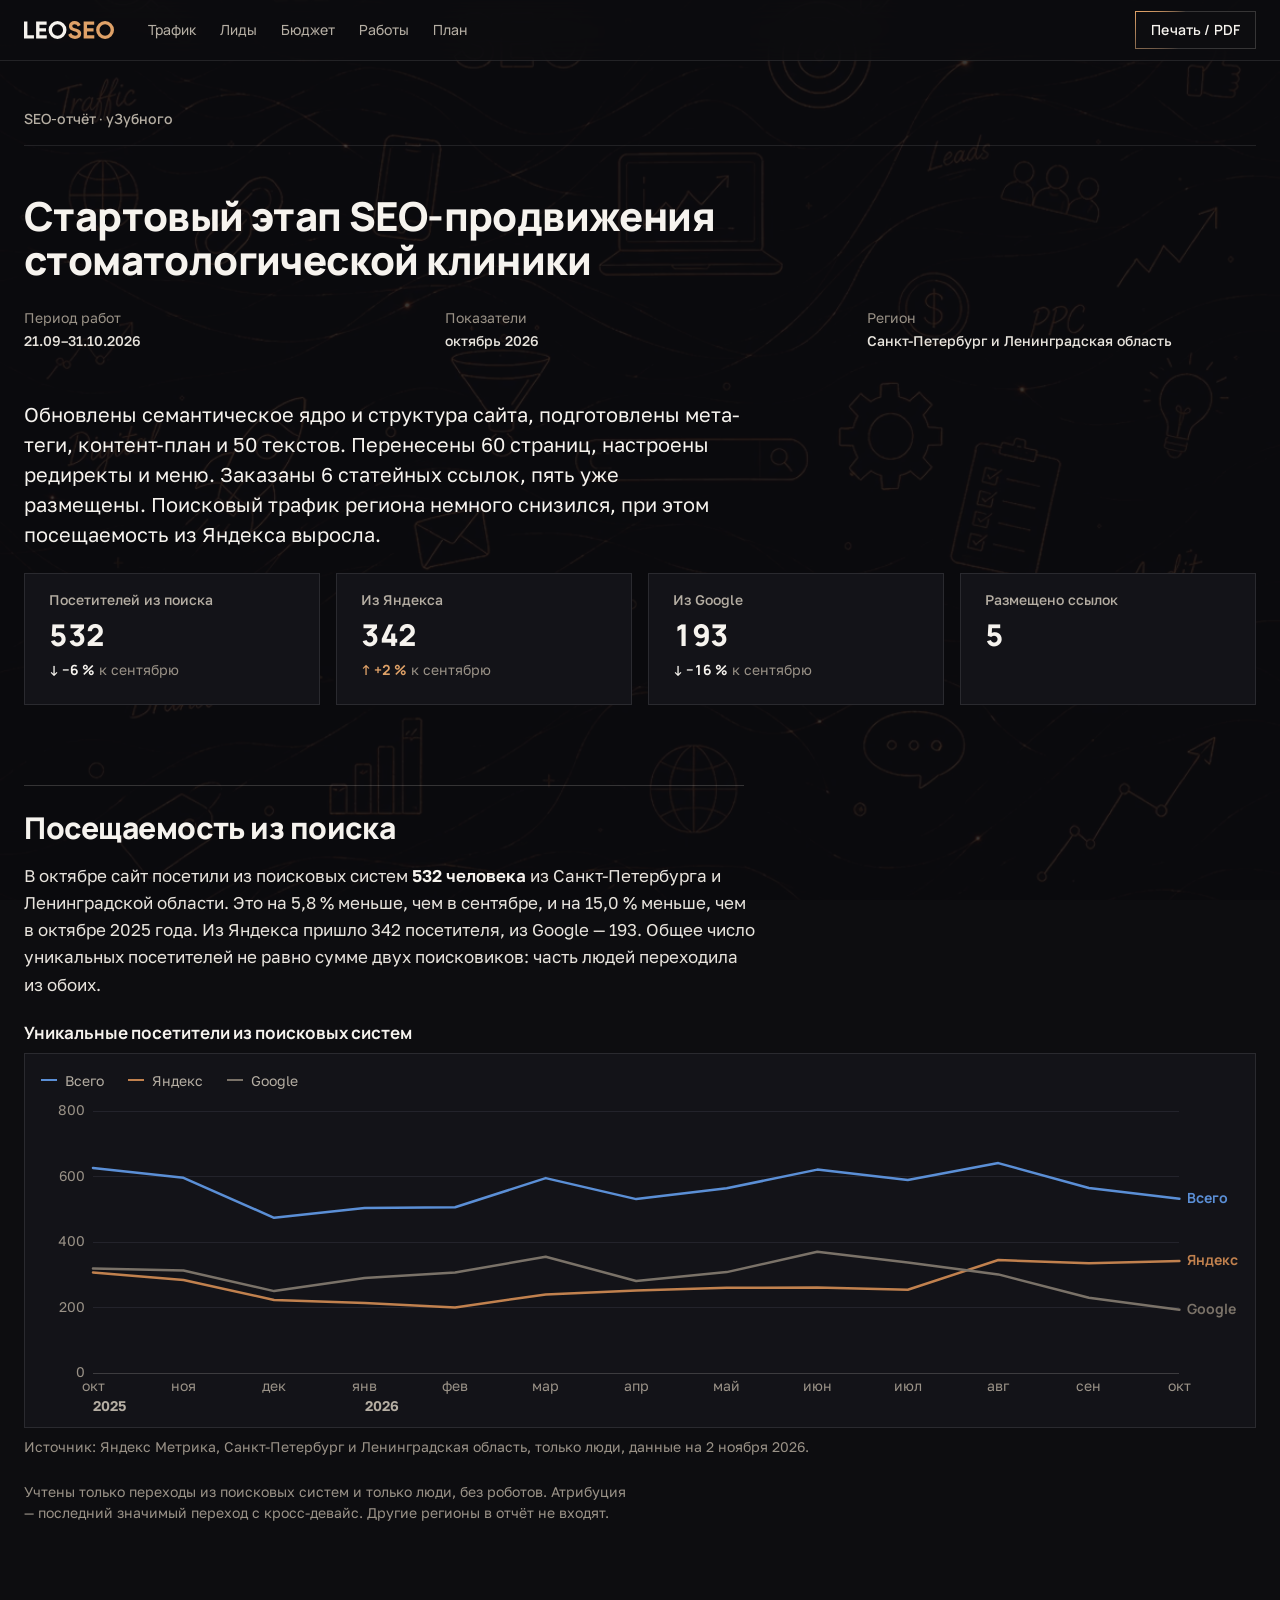
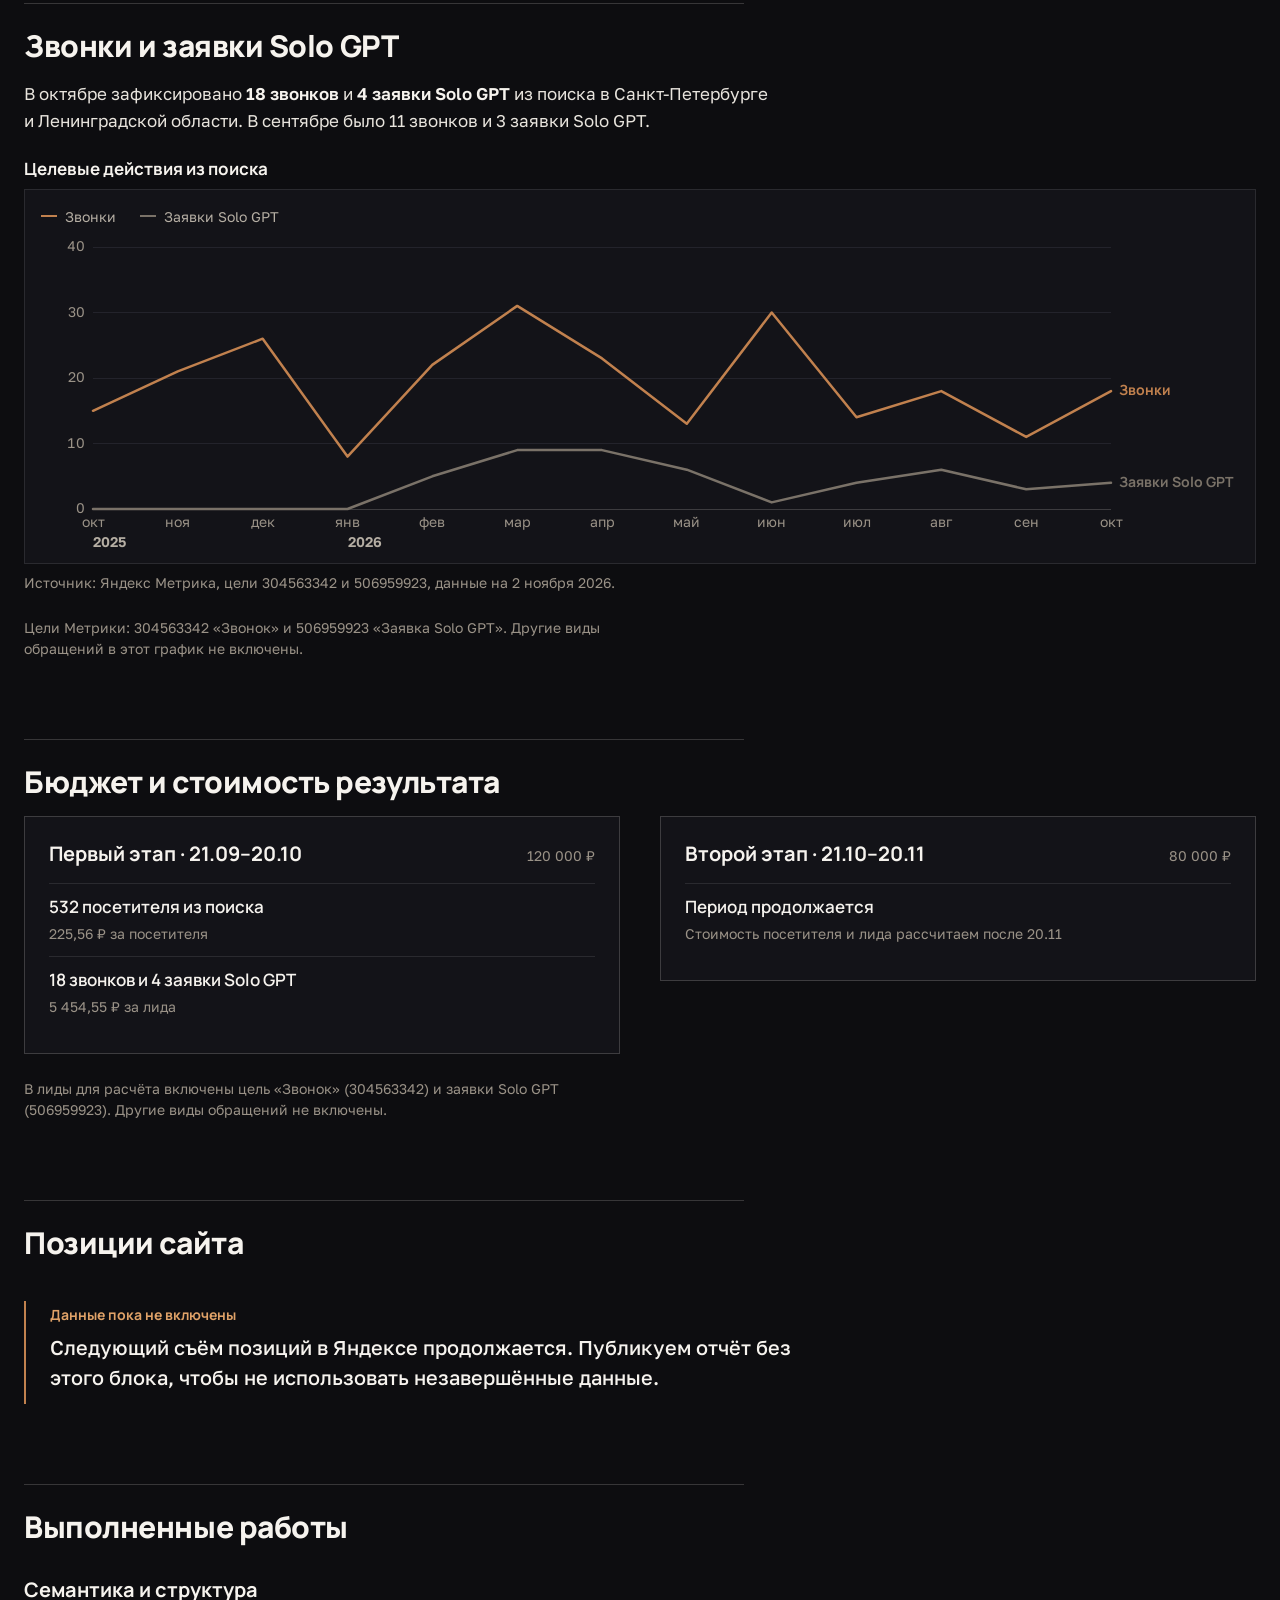
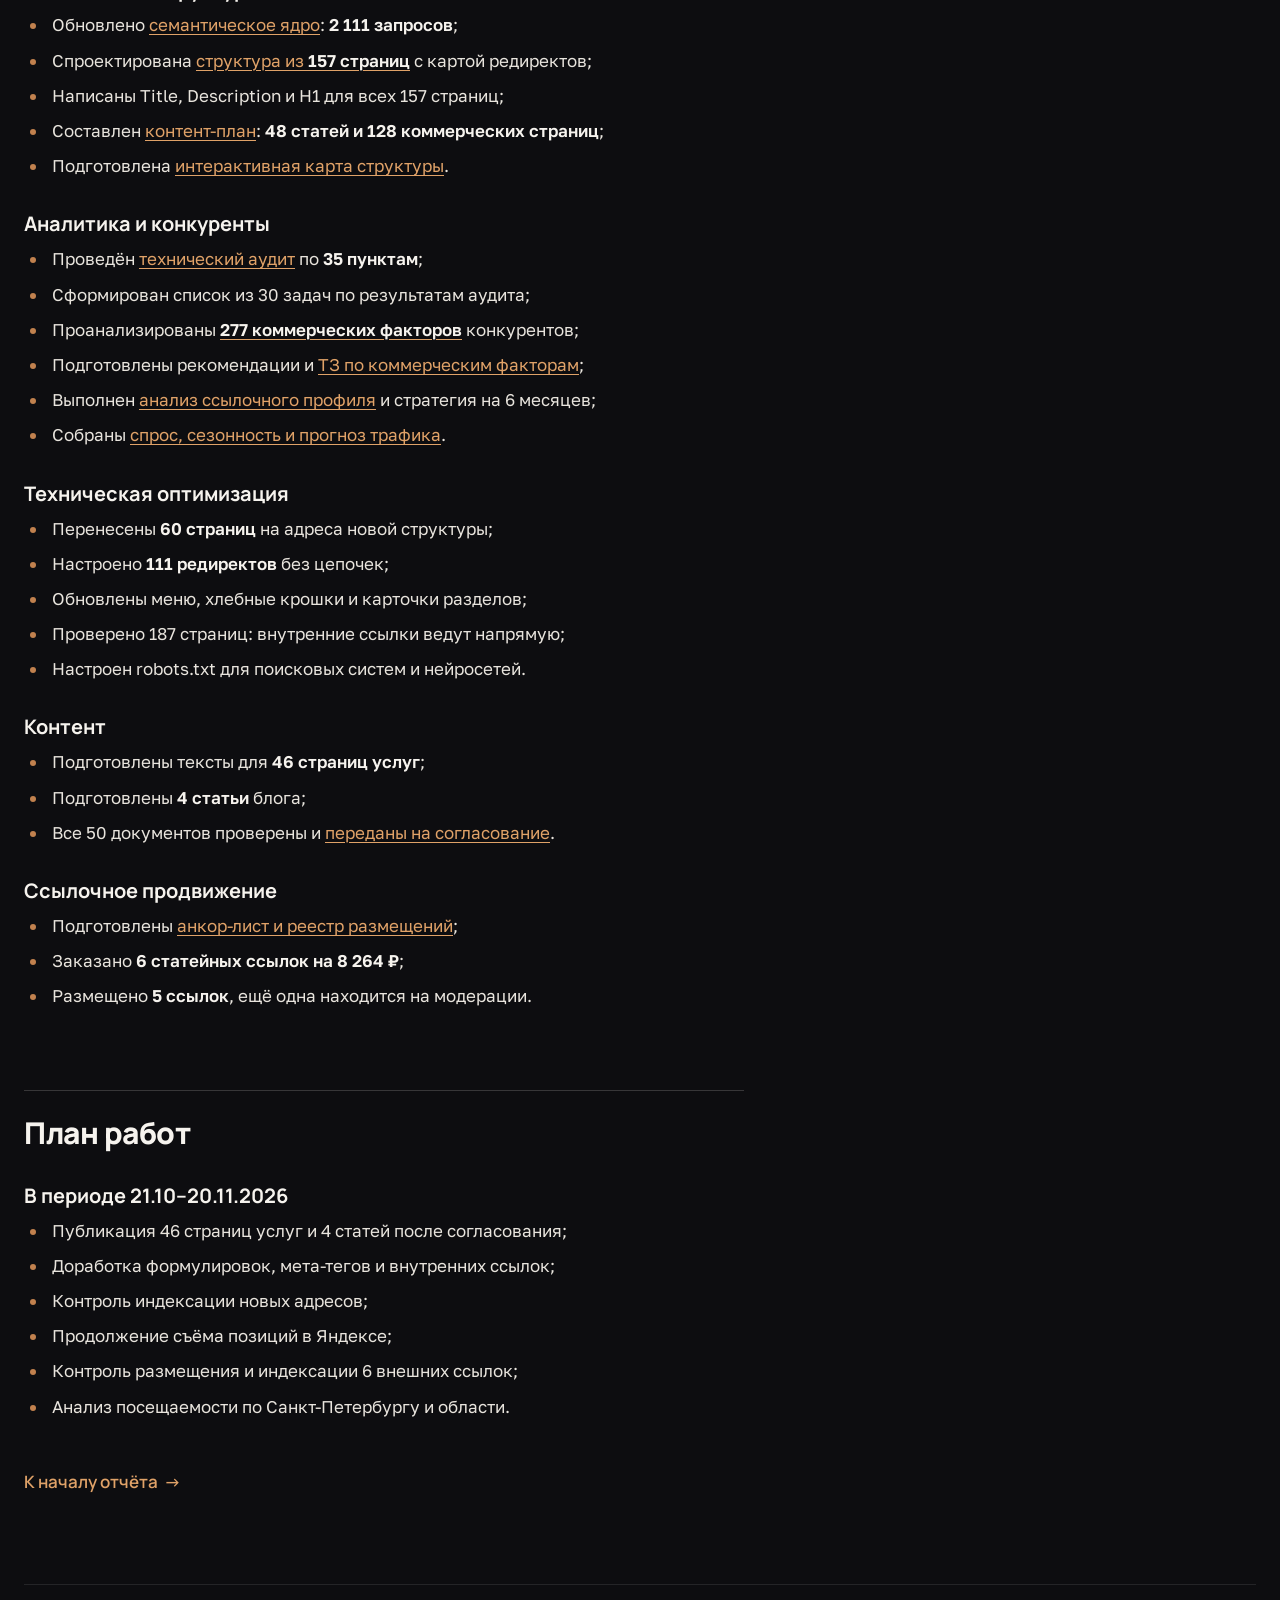
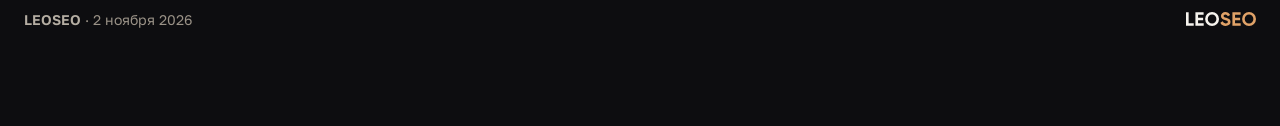
<file: u-zubnogo/otchet-oktyabr-2026/index.html>
<!doctype html><html lang="ru"><head>
<meta name="robots" content="noindex, nofollow"><meta charset="utf-8"><meta name="viewport" content="width=device-width, initial-scale=1"><title>SEO-отчёт за октябрь 2026 · уЗубного · LEOSEO</title><link rel="preconnect" href="https://fonts.googleapis.com"><link rel="preconnect" href="https://fonts.gstatic.com" crossorigin><style>/* tokens/fonts.css */
/* Google Fonts (OFL, web licence). Manrope — display + figures; Golos Text — running text. Both have full Cyrillic. */
@import url('https://fonts.googleapis.com/css2?family=Golos+Text:wght@400;500;600&family=Manrope:wght@500;600;700;800&display=swap');

/* tokens/colors.css */
/* LEOSEO — colour tokens. One screen theme: dark (:root).
   The light palette exists only for print/PDF (@media print) and for print-preview cards ([data-theme="print"]).
   Contrast figures: dark — against the page (#0d0d10 + background art at 18 %, 99.9th percentile pixel);
   print — against white. */

:root{
  /* raw — ink (dark) */
  --n-deep:#08080a;--n-bg:#0d0d10;--n-s1:#131318;--n-s2:#191920;--n-grid:#23232b;
  --ink-0:#f6f3ee;--ink-1:#e8e4dd;--ink-2:#b5aea3;--ink-3:#9a9287;
  /* raw — paper (print) */
  --p-bg:#ffffff;--p-s1:#f7f5f1;--p-s2:#efece6;--p-grid:#e7e3dc;
  --pk-0:#14161a;--pk-1:#2b2824;--pk-2:#544e46;--pk-3:#6e675e;
  /* raw — copper */
  --cu-300:#e0a268;--cu-500:#c1814e;--cu-600:#b06f3c;--cu-700:#985e30;
  /* raw — blue (data) */
  --blue-500:#5b8fd6;--blue-700:#3d6fb8;
  /* raw — sand (third data series) */
  --sand-500:#7a7268;--sand-600:#8a8278;

  --bg-image-opacity:.18;
}

:root,[data-theme="dark"]{
  color-scheme:dark;
  --bg-deep:var(--n-deep);       /* tracks, wells, inset areas */
  --bg:var(--n-bg);              /* page, under the background art */
  --surface-1:var(--n-s1);       /* cards, figure frames — opaque, hides the art */
  --surface-2:var(--n-s2);       /* tooltip, hover, selected segment */
  --text-strong:var(--ink-0);    /* headings, lead — 14.7:1 */
  --text-body:var(--ink-1);      /* running text — 12.8:1 */
  --text-muted:var(--ink-2);     /* table heads, legend — 7.4:1 */
  --text-faint:var(--ink-3);     /* source, captions — 5.3:1 */
  --line:rgba(246,243,238,.10);
  --line-strong:rgba(246,243,238,.18);
  --grid:var(--n-grid);
  --accent:var(--cu-500);        /* graphics — 5.1:1; on surface 5.8:1 */
  --accent-text:var(--cu-300);   /* copper as text/link — 7.4:1 */
  --accent-line:var(--cu-500);
  --data-1:var(--blue-500);      /* on surface-1 5.6:1 */
  --data-2:var(--cu-500);        /* on surface-1 5.8:1 */
  --data-3:var(--sand-500);      /* on surface-1 3.9:1 — graphics only */
  --up:var(--cu-300);
  --down:var(--ink-0);
  --focus:var(--cu-300);
  --hover:rgba(246,243,238,.04);
}

[data-theme="print"]{
  color-scheme:light;
  --bg-deep:var(--p-s2);--bg:var(--p-bg);--surface-1:var(--p-s1);--surface-2:var(--p-s2);
  --text-strong:var(--pk-0);--text-body:var(--pk-1);--text-muted:var(--pk-2);--text-faint:var(--pk-3);
  --line:rgba(20,22,26,.12);--line-strong:rgba(20,22,26,.24);--grid:var(--p-grid);
  --accent:var(--cu-600);--accent-text:var(--cu-700);--accent-line:var(--cu-600);
  --data-1:var(--blue-700);--data-2:var(--cu-600);--data-3:var(--sand-600);
  --up:var(--cu-700);--down:var(--pk-0);--focus:var(--cu-700);--hover:rgba(20,22,26,.04);
}

@media print{
  :root,[data-theme="dark"]{
    color-scheme:light;
    --bg-deep:var(--p-s2);           /* 17.8:1 strong / 5.6:1 faint on white */
    --bg:var(--p-bg);--surface-1:var(--p-s1);--surface-2:var(--p-s2);
    --text-strong:var(--pk-0);--text-body:var(--pk-1);--text-muted:var(--pk-2);--text-faint:var(--pk-3);
    --line:rgba(20,22,26,.12);--line-strong:rgba(20,22,26,.24);--grid:var(--p-grid);
    --accent:var(--cu-600);--accent-text:var(--cu-700);--accent-line:var(--cu-600);
    --data-1:var(--blue-700);--data-2:var(--cu-600);--data-3:var(--sand-600);
    --up:var(--cu-700);--down:var(--pk-0);--focus:var(--cu-700);--hover:transparent;
  }
}

/* tokens/typography.css */
/* Six-step scale. Body 17 px desktop / 16 px phone and print. */
:root{
  --font-display:'Manrope',-apple-system,'Segoe UI',Arial,sans-serif;
  --font-text:'Golos Text','Manrope',-apple-system,'Segoe UI',Arial,sans-serif;
  --font-num:'Manrope',-apple-system,'Segoe UI',Arial,sans-serif; /* always with tabular-nums */

  --fs-1:14px;  /* source, caption, table head, legend, axis */
  --fs-2:17px;  /* body, table cells */
  --fs-3:20px;  /* lead, H3 */
  --fs-4:24px;  /* callout, accent numbers */
  --fs-5:30px;  /* H2 */
  --fs-6:40px;  /* H1 */

  --fw-text:400;
  --fw-medium:500;
  --fw-semibold:600;
  --fw-bold:700;
  --fw-display:800;

  --lh-text:1.6;
  --lh-lead:1.5;
  --lh-h3:1.3;
  --lh-h2:1.2;
  --lh-h1:1.12;
  --ls-display:-.015em;

  --measure:68ch;       /* running text ≈ 65–72 chars of Golos */
  --measure-lead:36em;  /* lead at 20 px ≈ 60–65 chars */

  /* semantic */
  --text-h1:var(--fw-display) var(--fs-6)/var(--lh-h1) var(--font-display);
  --text-h2:var(--fw-display) var(--fs-5)/var(--lh-h2) var(--font-display);
  --text-h3:var(--fw-bold) var(--fs-3)/var(--lh-h3) var(--font-display);
  --text-lead:var(--fw-text) var(--fs-3)/var(--lh-lead) var(--font-text);
  --text-body-font:var(--fw-text) var(--fs-2)/var(--lh-text) var(--font-text);
  --text-small:var(--fw-text) var(--fs-1)/1.5 var(--font-text);
}
@media (max-width:600px){
  :root{--fs-2:16px;--fs-3:18px;--fs-4:20px;--fs-5:24px;--fs-6:30px}
}
@media print{
  :root{--fs-1:12px;--fs-2:15px;--fs-3:17px;--fs-4:20px;--fs-5:24px;--fs-6:32px}
}

/* tokens/spacing.css */
/* 8 px step. --sp-h (4 px) only inside dense rows. */
:root{
  --sp-h:4px;
  --sp-1:8px;--sp-2:16px;--sp-3:24px;--sp-4:32px;--sp-5:40px;--sp-6:48px;--sp-7:64px;--sp-8:80px;--sp-9:96px;

  --content-max:1080px;   /* page column */
  --page-pad:24px;        /* side padding */
  --hit:44px;             /* min tap target */

  --radius:0;             /* straight corners; 2 px max for tiny marks, never above 4 */
  --border:1px;           /* thin lines instead of shadows */
  --rule-accent:2px;      /* «Вывод» left rule */

  /* semantic */
  --space-section:var(--sp-8);  /* above H2 */
  --space-block:var(--sp-3);    /* between figure/table and text */
  --space-para:var(--sp-2);
}
@media (max-width:600px){
  :root{--page-pad:16px;--space-section:var(--sp-7)}
}

/* tokens/motion.css */
/* LEOSEO — motion, focus and state tokens (mechanics from leoseo.ru).
   Motion is a response to hover / press only. Nothing animates on scroll. */
:root{
  --ease:cubic-bezier(.22,.61,.36,1);
  /* durations: colour+border / lift+rotate / sheen; lifts: card hover / tilt card */
  --dur-fast:.16s;
  --dur-lift:.26s;
  --dur-sheen:.9s;
  --lift:-2px;
  --tilt-lift:-6px;
  --tilt-max:5deg;

  --focus-ring-color:var(--cu-300);  /* #e0a268 */
  --focus-ring-width:2px;
  --focus-ring-offset:2px;

  --copper-tint:rgba(193,129,78,.12);   /* selected chip, copper badge */
  --copper-edge:rgba(193,129,78,.55);   /* copper badge border */
  --bar-bg:rgba(13,13,16,.72);          /* sticky toolbar */
  --bar-bg-scrolled:rgba(8,8,10,.9);
  --bar-blur:14px;
  --bar-h:60px;

  --state-error:#e07a5f;    /* 6.6:1 on --bg-deep; always with «!» and text */
  --state-success:#8cbf9a;  /* 9.3:1 on --bg-deep; always with «✓» and text */
}
@media (prefers-reduced-motion:reduce){
  :root{
    --dur-fast:0s;
    --dur-lift:0s;
    --dur-sheen:0s;
    --lift:0px;
    --tilt-lift:0px;
    --tilt-max:0deg;
  }
}

/* tokens/base.css */
/* Element defaults for report pages + print geometry. */
*,*::before,*::after{box-sizing:border-box}
html{-webkit-text-size-adjust:100%}
body{margin:0;background:var(--bg);color:var(--text-body);font:var(--text-body-font);font-feature-settings:"kern"}
/* fixed background art, as on leoseo.ru */
body::before{content:"";position:fixed;inset:0;z-index:-1;pointer-events:none;background:url(bg-leoseo.webp) center/cover no-repeat;opacity:var(--bg-image-opacity)}
.ls-no-art::before,body.ls-no-art::before{display:none}
a{color:var(--accent-text);text-decoration:underline;text-decoration-thickness:1px;text-underline-offset:3px}
a:hover{color:var(--text-strong)}
:focus-visible{outline:2px solid var(--focus);outline-offset:2px}
b,strong{color:var(--text-strong);font-weight:var(--fw-semibold)}
::selection{background:var(--accent);color:var(--n-bg)}

.ls-screen-only{}
.ls-print-only{display:none}
.ls-break-before{}
.ls-avoid-break{break-inside:avoid}

@page{size:A4;margin:18mm 16mm 18mm 16mm}
@media print{
  body{background:#fff;-webkit-print-color-adjust:exact;print-color-adjust:exact}
  body::before{display:none}
  .ls-screen-only{display:none!important}
  .ls-print-only{display:block}
  .ls-break-before{break-before:page}
}

/* components/components.css */
/* Component classes (ls-*). Used by the React components in Claude Design; usable in plain HTML too. */

/* page */
.ls-page{background:transparent;color:var(--text-body);font:var(--text-body-font);min-height:100%}
.ls-page__inner{max-width:var(--content-max);margin:0 auto;padding:var(--sp-6) var(--page-pad) var(--sp-9)}

/* logo — url resolved relative to this file */
.ls-logo{display:inline-block;aspect-ratio:201/40;background:url(leoseo-logo-light.svg) left center/contain no-repeat;flex:none}
[data-theme="print"] .ls-logo{background-image:url(leoseo-logo-dark.svg)}
@media print{.ls-logo,[data-theme] .ls-logo{background-image:url(leoseo-logo-dark.svg)!important}}

/* report header */
.ls-head{margin:0 0 var(--sp-6)}
.ls-head__bar{display:flex;align-items:center;justify-content:space-between;gap:var(--sp-2);flex-wrap:wrap;padding-bottom:var(--sp-2);border-bottom:var(--border) solid var(--line)}
.ls-head__client{font:var(--fw-semibold) var(--fs-1)/1.4 var(--font-display);color:var(--text-muted)}
.ls-h1{font:var(--text-h1);letter-spacing:var(--ls-display);color:var(--text-strong);margin:var(--sp-6) 0 var(--sp-3);max-width:22em;text-wrap:balance}
.ls-head__meta{display:grid;grid-template-columns:repeat(auto-fit,minmax(200px,1fr));gap:var(--sp-2) var(--sp-4);margin:0}
.ls-head__meta div{min-width:0}
.ls-head__meta dt{font:var(--text-small);color:var(--text-faint);margin:0 0 2px}
.ls-head__meta dd{font:var(--fw-medium) var(--fs-1)/1.5 var(--font-text);color:var(--text-body);margin:0}

/* headings & text */
.ls-h2{font:var(--text-h2);letter-spacing:var(--ls-display);color:var(--text-strong);margin:var(--space-section) 0 var(--sp-2);padding-top:var(--sp-3);border-top:var(--border) solid var(--line-strong);max-width:24em;text-wrap:balance;break-after:avoid}
.ls-h2:first-child{margin-top:0}
.ls-h3{font:var(--text-h3);color:var(--text-strong);margin:var(--sp-4) 0 var(--sp-1);max-width:30em;text-wrap:balance;break-after:avoid}
.ls-h3:first-child{margin-top:0}
.ls-lead{font:var(--text-lead);color:var(--text-strong);max-width:var(--measure-lead);margin:0 0 var(--sp-3);text-wrap:pretty}
.ls-p{max-width:var(--measure);margin:0 0 var(--space-para);text-wrap:pretty}
.ls-p:last-child{margin-bottom:0}
.ls-bullets{max-width:var(--measure);margin:0 0 var(--space-para);padding-left:var(--sp-3)}
.ls-bullets li{margin:0 0 var(--sp-1);padding-left:var(--sp-h)}
.ls-bullets li::marker{color:var(--accent)}
.ls-note{font:var(--text-small);color:var(--text-faint);max-width:var(--measure);margin:var(--sp-1) 0 var(--sp-2)}
.ls-note b{color:var(--text-muted);font-weight:var(--fw-semibold)}

/* callout quote */
.ls-quote{margin:var(--sp-5) 0;padding:var(--sp-3) 0;border-top:var(--border) solid var(--line-strong);border-bottom:var(--border) solid var(--line-strong);max-width:46em;break-inside:avoid}
.ls-quote p{font:var(--fw-semibold) var(--fs-4)/1.4 var(--font-display);color:var(--text-strong);margin:0;text-wrap:pretty}
.ls-quote footer{font:var(--text-small);color:var(--text-faint);margin-top:var(--sp-2)}

/* conclusion */
.ls-conc{margin:var(--sp-5) 0;padding:var(--sp-h) 0 var(--sp-h) var(--sp-3);border-left:var(--rule-accent) solid var(--accent-line);max-width:calc(var(--measure) + var(--sp-3));break-inside:avoid}
.ls-conc__t{font:var(--fw-bold) var(--fs-1)/1.4 var(--font-display);color:var(--accent-text);margin:0 0 var(--sp-1)}
.ls-conc__b{font:var(--fw-medium) var(--fs-3)/1.5 var(--font-text);color:var(--text-strong);margin:0}
.ls-conc__b p{margin:0 0 var(--sp-1)}

/* figure */
.ls-fig{margin:var(--space-block) 0;break-inside:avoid}
.ls-fig__frame{position:relative;border:var(--border) solid var(--line);background:var(--surface-1);padding:var(--sp-2) var(--sp-2) var(--sp-1)}
.ls-fig__title{font:var(--fw-bold) var(--fs-2)/1.35 var(--font-display);color:var(--text-strong);margin:0 0 var(--sp-1)}
.ls-fig__cap{font:var(--text-small);color:var(--text-faint);margin:var(--sp-1) 0 0}
.ls-legend{display:flex;flex-wrap:wrap;gap:var(--sp-1) var(--sp-3);font:var(--text-small);color:var(--text-muted);margin:0 0 var(--sp-1);padding:0;list-style:none}
.ls-legend li{display:flex;align-items:center;gap:var(--sp-1)}
.ls-legend i{display:inline-block;width:10px;height:10px;flex:none}
.ls-legend i.is-line{width:16px;height:2px}
.ls-chart{display:block;width:100%;height:auto;overflow:visible;touch-action:pan-y}
.ls-chart text{font-family:var(--font-text);font-size:var(--fs-1);fill:var(--text-faint);font-variant-numeric:tabular-nums}
.ls-chart .yr{fill:var(--text-muted);font-weight:var(--fw-semibold)}
.ls-chart .lbl{font-family:var(--font-display);font-weight:var(--fw-bold)}
.ls-tip{position:absolute;z-index:2;pointer-events:none;background:var(--surface-2);border:var(--border) solid var(--line-strong);color:var(--text-strong);font:var(--text-small);padding:var(--sp-1) 12px;min-width:170px}
.ls-tip__h{font-weight:var(--fw-semibold);margin-bottom:2px}
.ls-tip__r{display:flex;justify-content:space-between;gap:var(--sp-2);color:var(--text-muted)}
.ls-tip__r b{font-family:var(--font-num);font-variant-numeric:tabular-nums;color:var(--text-strong);font-weight:var(--fw-semibold)}
.ls-tip__r i{display:inline-block;width:8px;height:8px;margin-right:6px}
@media print{.ls-tip{display:none!important}}

/* number table */
.ls-table{width:100%;border-collapse:collapse;margin:var(--sp-2) 0 var(--sp-1);font:var(--text-body-font);table-layout:auto}
.ls-table caption{caption-side:bottom;text-align:left;font:var(--text-small);color:var(--text-faint);padding-top:var(--sp-1)}
.ls-table th{text-align:left;font:var(--fw-medium) var(--fs-1)/1.35 var(--font-text);color:var(--text-muted);padding:var(--sp-1) 12px;border-bottom:var(--border) solid var(--line-strong);vertical-align:bottom}
.ls-table td{padding:10px 12px;border-bottom:var(--border) solid var(--line);vertical-align:baseline}
.ls-table th:first-child,.ls-table td:first-child{padding-left:0}
.ls-table th:last-child,.ls-table td:last-child{padding-right:0}
.ls-table .num{text-align:right;font-family:var(--font-num);font-variant-numeric:tabular-nums;white-space:nowrap}
.ls-table tfoot td{border-top:var(--border) solid var(--line-strong);border-bottom:0;color:var(--text-strong);font-weight:var(--fw-semibold)}
.ls-share{display:flex;align-items:center;justify-content:flex-end;gap:12px}
.ls-share__bar{position:relative;width:96px;height:8px;background:var(--bg-deep);outline:1px solid var(--line);outline-offset:-1px;flex:none}
.ls-share__bar span{position:absolute;inset:0 auto 0 0;background:var(--data-1)}
.ls-share b{min-width:3.6em;text-align:right;font-family:var(--font-num);font-variant-numeric:tabular-nums}
@media (max-width:600px){
  .ls-table{font-size:15px}
  .ls-table th,.ls-table td{padding-left:6px;padding-right:6px}
  .ls-share{flex-direction:column;align-items:flex-end;gap:4px}
  .ls-share__bar{width:56px;height:6px}
}

/* change list */
.ls-chg{list-style:none;margin:var(--sp-2) 0;padding:0;max-width:40em}
.ls-chg li{display:flex;justify-content:space-between;align-items:baseline;gap:var(--sp-2);padding:10px 0;min-height:var(--hit);border-bottom:var(--border) solid var(--line)}
.ls-chg li:first-child{border-top:var(--border) solid var(--line)}
.ls-chg__v{font:var(--fw-bold) var(--fs-2)/1.4 var(--font-num);font-variant-numeric:tabular-nums;white-space:nowrap;color:var(--down)}
.ls-chg__v.is-up{color:var(--up)}
.ls-chg__v.is-flat{color:var(--text-muted)}
.ls-chg__a{display:inline-block;width:1em;text-align:center;margin-right:2px;font-weight:var(--fw-semibold)}

/* reasons */
.ls-why{list-style:none;margin:var(--sp-2) 0 0;padding:0;counter-reset:w}
.ls-why>li{counter-increment:w;position:relative;padding:var(--sp-3) 0 var(--sp-3) 64px;border-top:var(--border) solid var(--line)}
.ls-why>li::before{content:counter(w);position:absolute;left:0;top:var(--sp-3);font:var(--fw-display) var(--fs-5)/1 var(--font-num);color:var(--accent);font-variant-numeric:tabular-nums}
.ls-why>li>.ls-h3{margin:0 0 var(--sp-1)}
@media (max-width:600px){.ls-why>li{padding-left:44px}}

/* plan month */
.ls-plan{border:var(--border) solid var(--line-strong);background:var(--surface-1);padding:var(--sp-3);margin:0 0 var(--sp-2)}
.ls-plan__h{display:flex;justify-content:space-between;align-items:baseline;gap:var(--sp-2);flex-wrap:wrap;margin:0 0 var(--sp-2)}
.ls-plan__h h3{margin:0}
.ls-plan__n{font:var(--text-small);color:var(--text-faint)}
.ls-plan ul{list-style:none;margin:0;padding:0;display:grid;grid-template-columns:repeat(auto-fill,minmax(min(100%,300px),1fr));column-gap:var(--sp-4)}
.ls-plan li{padding:12px 0;border-top:var(--border) solid var(--line);display:grid;gap:var(--sp-h);align-content:start;break-inside:avoid}
.ls-plan__pg{font:var(--fw-semibold) var(--fs-2)/1.35 var(--font-display);color:var(--text-strong)}
.ls-plan__m{display:flex;flex-wrap:wrap;align-items:baseline;gap:var(--sp-h) var(--sp-1);font:var(--text-small);color:var(--text-faint)}
.ls-plan__m .q{color:var(--text-muted)}
.ls-plan__m .v{font-family:var(--font-num);font-variant-numeric:tabular-nums;color:var(--text-muted);white-space:nowrap}
.ls-tag{display:inline-block;font:var(--fw-semibold) var(--fs-1)/1 var(--font-display);padding:3px 6px;border:var(--border) solid var(--line-strong);color:var(--text-muted);white-space:nowrap}
.ls-tag.is-new{color:var(--accent-text);border-color:var(--accent-line)}

/* forecast */
.ls-fc{margin:var(--space-block) 0;break-inside:avoid}
.ls-fc__grp{padding:var(--sp-2) 0;border-top:var(--border) solid var(--line)}
.ls-fc__grp:last-of-type{border-bottom:var(--border) solid var(--line)}
.ls-fc__t{font:var(--fw-bold) var(--fs-2)/1.35 var(--font-display);color:var(--text-strong);margin:0 0 var(--sp-1)}
.ls-fc__row{display:grid;grid-template-columns:minmax(0,9.5em) minmax(0,1fr);align-items:center;gap:var(--sp-2);min-height:32px}
.ls-fc__nm{font:var(--text-small);color:var(--text-muted)}
.ls-fc__row.is-main .ls-fc__nm{color:var(--text-strong);font-weight:var(--fw-semibold)}
.ls-fc__trk{position:relative;height:20px}
.ls-fc__bar{position:absolute;left:0;top:4px;height:12px;background:var(--data-3)}
.ls-fc__row.is-main .ls-fc__bar{background:var(--data-2)}
.ls-fc__val{position:absolute;top:0;font:var(--fw-bold) var(--fs-1)/20px var(--font-num);font-variant-numeric:tabular-nums;color:var(--text-strong);padding-left:var(--sp-1);white-space:nowrap}
.ls-fc__now{position:absolute;top:-6px;bottom:-6px;width:0;border-left:1px dashed var(--text-faint)}
.ls-fc__key{display:flex;align-items:center;gap:var(--sp-1);font:var(--text-small);color:var(--text-faint);margin:var(--sp-1) 0 0}
.ls-fc__key i{display:inline-block;width:0;height:14px;border-left:1px dashed var(--text-faint)}
@media (max-width:600px){.ls-fc__row{grid-template-columns:minmax(0,7.5em) minmax(0,1fr);gap:var(--sp-1)}}

/* signature */
.ls-sign{display:flex;flex-wrap:wrap;align-items:center;justify-content:space-between;gap:var(--sp-2);margin-top:var(--sp-8);padding-top:var(--sp-3);border-top:var(--border) solid var(--line);font:var(--text-small);color:var(--text-faint)}
.ls-sign p{margin:0}
.ls-sign b{color:var(--text-muted);font-weight:var(--fw-semibold)}

/* columns */
.ls-cols{display:grid;grid-template-columns:repeat(auto-fit,minmax(min(100%,420px),1fr));gap:var(--sp-3) var(--sp-5);align-items:start}

/* page break marker on screen */
.ls-pb{height:0;margin:0;border:0}
@media print{.ls-pb{break-after:page}
  .ls-page__inner{max-width:none;padding:0}
  .ls-fig__frame{background:transparent}
  .ls-plan{background:transparent}
}

/* ───── interactive ───── */
.ls-btn-reset{appearance:none;background:none;border:0;margin:0;padding:0;font:inherit;color:inherit;cursor:pointer;border-radius:0}

/* card */
.ls-card{position:relative;display:grid;align-content:start;gap:var(--sp-1);background:var(--surface-1);border:var(--border) solid var(--line);padding:var(--sp-2) var(--sp-3) var(--sp-3);min-width:0;color:var(--text-body);text-decoration:none}
a.ls-card:hover{border-color:var(--line-strong);background:var(--surface-2);color:var(--text-body)}
.ls-card__top{display:flex;justify-content:space-between;align-items:baseline;gap:var(--sp-2)}
.ls-card__t{font:var(--fw-medium) var(--fs-1)/1.4 var(--font-text);color:var(--text-muted);margin:0}
.ls-card.is-page .ls-card__t,.ls-card.is-task .ls-card__t{font:var(--fw-semibold) var(--fs-2)/1.35 var(--font-display);color:var(--text-strong)}
.ls-card__v{font:var(--fw-display) var(--fs-5)/1.1 var(--font-num);font-variant-numeric:tabular-nums;color:var(--text-strong);letter-spacing:var(--ls-display);margin:0}
.ls-card.is-page .ls-card__v,.ls-card.is-task .ls-card__v{font:var(--fw-bold) var(--fs-3)/1.2 var(--font-num)}
.ls-card__c{font:var(--text-small);color:var(--text-faint);margin:0}
.ls-card__chg{font:var(--fw-bold) var(--fs-1)/1.4 var(--font-num);font-variant-numeric:tabular-nums;color:var(--down);white-space:nowrap}
.ls-card__chg.is-up{color:var(--up)}
.ls-card__spark{display:block;width:100%;height:36px;margin-top:var(--sp-1)}
.ls-cards{display:grid;grid-template-columns:repeat(auto-fit,minmax(min(100%,220px),1fr));gap:var(--sp-2);margin:var(--space-block) 0}
.ls-status{font:var(--fw-semibold) var(--fs-1)/1 var(--font-display);padding:3px 6px;border:var(--border) solid var(--line-strong);color:var(--text-muted);white-space:nowrap}
.ls-status.is-done{color:var(--text-strong);border-color:var(--text-faint)}
.ls-status.is-doing{color:var(--accent-text);border-color:var(--accent-line)}

/* segmented control */
.ls-seg{display:inline-flex;border:var(--border) solid var(--line-strong);background:var(--bg-deep);max-width:100%;flex-wrap:wrap}
.ls-seg__o{min-height:36px;min-width:44px;padding:0 var(--sp-2);font:var(--fw-semibold) var(--fs-1)/1 var(--font-display);color:var(--text-muted);border-right:var(--border) solid var(--line)}
.ls-seg__o:last-child{border-right:0}
.ls-seg__o:hover{color:var(--text-strong)}
.ls-seg__o[aria-checked="true"],.ls-seg__o[aria-selected="true"]{background:var(--surface-2);color:var(--text-strong);box-shadow:inset 0 -2px 0 var(--text-strong)}
.ls-seg__o:focus-visible{outline-offset:-2px}
.ls-controls{display:flex;flex-wrap:wrap;align-items:center;justify-content:space-between;gap:var(--sp-1) var(--sp-3);margin:var(--sp-3) 0 calc(-1 * var(--sp-1))}
.ls-tabs{display:flex;gap:0;border-bottom:var(--border) solid var(--line-strong);overflow-x:auto;scrollbar-width:none}
.ls-tabs .ls-seg__o{border:0;background:none;min-height:44px;padding:0 var(--sp-2)}
.ls-tabs .ls-seg__o:first-child{padding-left:0}
.ls-tabs .ls-seg__o[aria-selected="true"]{background:none;box-shadow:inset 0 -2px 0 var(--accent)}

/* toggle */
.ls-tgl{display:inline-flex;align-items:center;gap:12px;min-height:44px;font:var(--text-small);color:var(--text-muted);cursor:pointer;user-select:none}
.ls-tgl:hover{color:var(--text-strong)}
.ls-tgl__sw{position:relative;width:36px;height:20px;border:var(--border) solid var(--line-strong);background:var(--bg-deep);flex:none}
.ls-tgl__sw::after{content:"";position:absolute;top:2px;left:2px;width:14px;height:14px;background:var(--text-faint)}
.ls-tgl[aria-checked="true"]{color:var(--text-strong)}
.ls-tgl[aria-checked="true"] .ls-tgl__sw{border-color:var(--accent-line)}
.ls-tgl[aria-checked="true"] .ls-tgl__sw::after{left:18px;background:var(--accent)}
.ls-tgl__dot{display:inline-block;width:10px;height:10px;flex:none}

/* range slider */
.ls-range{display:grid;gap:var(--sp-1);margin:var(--sp-2) 0;max-width:40em}
.ls-range__h{display:flex;justify-content:space-between;align-items:baseline;gap:var(--sp-2)}
.ls-range__l{font:var(--fw-medium) var(--fs-2)/1.4 var(--font-text);color:var(--text-strong)}
.ls-range__o{font:var(--fw-display) var(--fs-4)/1 var(--font-num);font-variant-numeric:tabular-nums;color:var(--text-strong);white-space:nowrap}
.ls-range__o small{font:var(--fw-medium) var(--fs-1)/1 var(--font-text);color:var(--text-faint);margin-left:6px}
.ls-range input{-webkit-appearance:none;appearance:none;width:100%;height:44px;margin:0;background:transparent;cursor:pointer}
.ls-range input::-webkit-slider-runnable-track{height:4px;background:linear-gradient(to right,var(--accent) var(--p),var(--bg-deep) var(--p));outline:1px solid var(--line-strong)}
.ls-range input::-moz-range-track{height:4px;background:var(--bg-deep);outline:1px solid var(--line-strong)}
.ls-range input::-moz-range-progress{height:4px;background:var(--accent)}
.ls-range input::-webkit-slider-thumb{-webkit-appearance:none;width:20px;height:20px;margin-top:-8px;background:var(--text-strong);border:2px solid var(--bg);border-radius:0}
.ls-range input::-moz-range-thumb{width:16px;height:16px;background:var(--text-strong);border:2px solid var(--bg);border-radius:0}
.ls-range input:focus-visible{outline:none}
.ls-range input:focus-visible::-webkit-slider-thumb{outline:2px solid var(--focus);outline-offset:2px}
.ls-range input:focus-visible::-moz-range-thumb{outline:2px solid var(--focus);outline-offset:2px}
.ls-range__ax{display:flex;justify-content:space-between;font:var(--text-small);color:var(--text-faint);font-variant-numeric:tabular-nums;margin-top:calc(-1 * var(--sp-1))}
.ls-outs{display:grid;grid-template-columns:repeat(auto-fit,minmax(min(100%,180px),1fr));gap:var(--sp-2);margin:var(--sp-2) 0}
.ls-out{border-top:var(--border) solid var(--line-strong);padding-top:var(--sp-1)}
.ls-out dt{font:var(--text-small);color:var(--text-faint);margin:0}
.ls-out dd{margin:var(--sp-h) 0 0;font:var(--fw-display) var(--fs-4)/1.2 var(--font-num);font-variant-numeric:tabular-nums;color:var(--text-strong)}

/* accordion */
.ls-acc{margin:var(--space-block) 0;border-top:var(--border) solid var(--line-strong)}
.ls-acc__i{border-bottom:var(--border) solid var(--line)}
.ls-acc__h{margin:0}
.ls-acc__b{display:flex;width:100%;align-items:center;justify-content:space-between;gap:var(--sp-2);min-height:56px;padding:var(--sp-1) 0;text-align:left;font:var(--fw-semibold) var(--fs-2)/1.35 var(--font-display);color:var(--text-strong)}
.ls-acc__b:hover{color:var(--accent-text)}
.ls-acc__b:focus-visible{outline-offset:-2px}
.ls-acc__m{display:flex;align-items:center;gap:var(--sp-2);font:var(--text-small);color:var(--text-faint);flex:none}
.ls-acc__g{display:inline-grid;place-items:center;width:28px;height:28px;border:var(--border) solid var(--line-strong);font:var(--fw-medium) 18px/1 var(--font-display);color:var(--text-muted)}
.ls-acc__p{padding:0 0 var(--sp-3)}
.ls-acc__p[hidden]{display:none}
@media print{.ls-acc__p[hidden]{display:block}.ls-acc__g{display:none}}

/* carousel */
.ls-car{margin:var(--space-block) 0}
.ls-car__h{display:flex;justify-content:space-between;align-items:center;gap:var(--sp-2);margin:0 0 var(--sp-2)}
.ls-car__nav{display:flex;gap:var(--sp-1)}
.ls-car__btn{display:inline-grid;place-items:center;width:44px;height:44px;border:var(--border) solid var(--line-strong);background:var(--bg-deep);color:var(--text-strong);font:var(--fw-semibold) 18px/1 var(--font-display)}
.ls-car__btn:hover{background:var(--surface-2)}
.ls-car__btn:disabled{color:var(--text-faint);border-color:var(--line);cursor:default;background:transparent}
.ls-car__trk{display:grid;grid-auto-flow:column;grid-auto-columns:minmax(min(84%,300px),calc((100% - 2 * var(--sp-2)) / 3));gap:var(--sp-2);overflow-x:auto;scroll-snap-type:x mandatory;scrollbar-width:none;overscroll-behavior-x:contain;scroll-behavior:auto}
.ls-car__trk::-webkit-scrollbar{display:none}
.ls-car__trk>*{scroll-snap-align:start}
.ls-car__trk:focus-visible{outline-offset:4px}
.ls-car__dots{display:flex;justify-content:center;gap:0;margin-top:var(--sp-1)}
.ls-car__dot{display:inline-grid;place-items:center;width:32px;height:44px}
.ls-car__dot span{display:block;width:8px;height:8px;border:1px solid var(--text-faint)}
.ls-car__dot[aria-current="true"] span{background:var(--text-strong);border-color:var(--text-strong)}
.ls-car__dot:focus-visible{outline-offset:-6px}
@media print{.ls-car__trk{grid-auto-flow:row;grid-template-columns:1fr 1fr;overflow:visible}.ls-car__nav,.ls-car__dots{display:none}}
@media (max-width:600px){.ls-car__nav{display:none}}

/* progress */
.ls-prog{margin:var(--sp-2) 0;max-width:40em}
.ls-prog__h{display:flex;justify-content:space-between;align-items:baseline;gap:var(--sp-2);margin-bottom:var(--sp-1)}
.ls-prog__l{font:var(--fw-medium) var(--fs-2)/1.4 var(--font-text);color:var(--text-strong)}
.ls-prog__v{font:var(--fw-bold) var(--fs-2)/1.4 var(--font-num);font-variant-numeric:tabular-nums;color:var(--text-strong);white-space:nowrap}
.ls-prog__v small{font:var(--text-small);color:var(--text-faint);margin-left:6px}
.ls-prog__t{position:relative;height:8px;background:var(--bg-deep);outline:1px solid var(--line-strong);outline-offset:-1px;display:flex}
.ls-prog__d{background:var(--accent);height:100%}
.ls-prog__w{height:100%;background:repeating-linear-gradient(90deg,var(--text-faint) 0 2px,transparent 2px 6px);opacity:.6}
.ls-prog__k{display:flex;flex-wrap:wrap;gap:var(--sp-h) var(--sp-3);font:var(--text-small);color:var(--text-faint);margin-top:var(--sp-1)}
.ls-prog__k i{display:inline-block;width:10px;height:10px;margin-right:6px;vertical-align:-1px}
@media (max-width:600px){.ls-seg__o{min-height:44px}}

/* components/mechanics.css */
/* LEOSEO — interaction layer (leo-*). Adds hover/press motion, focus, buttons, chips, badges,
   sticky toolbar, form states. Base ls-* rules stay untouched; refinements below extend them.
   Doc-only forced states: .is-hover / .is-active / .is-focus mirror :hover / :active / :focus-visible. */

/* focus — everywhere */
:where(a,button,input,select,textarea,summary,[tabindex]):focus-visible,
.is-focus{outline:var(--focus-ring-width) solid var(--focus-ring-color)!important;outline-offset:var(--focus-ring-offset)!important}
.ls-range input:focus-visible{outline:none!important}
.ls-range input:focus-visible::-webkit-slider-thumb{outline:var(--focus-ring-width) solid var(--focus-ring-color);outline-offset:var(--focus-ring-offset)}
.ls-range input:focus-visible::-moz-range-thumb{outline:var(--focus-ring-width) solid var(--focus-ring-color);outline-offset:var(--focus-ring-offset)}
@media (min-width:601px){.ls-tabs{overflow:visible}}

/* arrows & links */
.leo-arrow{display:inline-block;transition:transform var(--dur-lift) var(--ease)}
:is(a,button,.leo-card):is(:hover,.is-hover)>.leo-arrow,
:is(a,button,.leo-card):is(:hover,.is-hover) .leo-reveal .leo-arrow{transform:translateX(4px)}
.leo-link{display:inline-flex;align-items:center;gap:6px;min-height:44px;color:var(--accent-text);font:var(--fw-semibold) var(--fs-2)/1.4 var(--font-display);text-decoration:none;transition:color var(--dur-fast) var(--ease)}
.leo-link:is(:hover,.is-hover){color:var(--text-strong)}

/* ───── buttons ───── */
.leo-btn{display:inline-flex;align-items:center;justify-content:center;gap:var(--sp-1);min-height:44px;padding:0 20px;font:var(--fw-semibold) var(--fs-1)/1 var(--font-display);letter-spacing:.01em;border:1px solid transparent;border-radius:0;cursor:pointer;text-decoration:none;white-space:nowrap;-webkit-tap-highlight-color:transparent;
  transition:background-color var(--dur-fast) var(--ease),border-color var(--dur-fast) var(--ease),color var(--dur-fast) var(--ease),transform var(--dur-fast) var(--ease)}
.leo-btn--sm{min-height:36px;padding:0 14px}
.leo-btn--lg{min-height:52px;padding:0 28px;font-size:var(--fs-2)}
.leo-btn--block{display:flex;width:100%}
@media (max-width:600px){.leo-btn--sm{min-height:44px}}
.leo-btn--primary{background:var(--accent);border-color:var(--accent);color:var(--n-deep)}
.leo-btn--primary:is(:hover,.is-hover){background:var(--cu-300);border-color:var(--cu-300);color:var(--n-deep)}
.leo-btn--primary:is(:active,.is-active){background:var(--cu-600);border-color:var(--cu-600);transform:translateY(1px)}
.leo-btn--outline{background:var(--bg);border-color:var(--line-strong);color:var(--text-strong)}
.leo-btn--outline:is(:hover,.is-hover){border-color:var(--accent-line);color:var(--accent-text)}
.leo-btn--outline:is(:active,.is-active){background:var(--surface-2);transform:translateY(1px)}
.leo-btn--ghost{background:transparent;color:var(--text-muted)}
.leo-btn--ghost:is(:hover,.is-hover){background:var(--hover);color:var(--text-strong)}
.leo-btn--ghost:is(:active,.is-active){background:rgba(246,243,238,.08);transform:translateY(1px)}
.leo-btn:is(:disabled,[aria-disabled="true"]):not(.is-loading){background:transparent;border-color:var(--line);color:var(--text-faint);opacity:.6;cursor:not-allowed;transform:none}
.leo-btn--ghost:is(:disabled,[aria-disabled="true"]):not(.is-loading){border-color:transparent}
.leo-btn.is-loading{cursor:progress}
.leo-btn.is-loading:is(:hover,:active){transform:none}
.leo-spin{width:14px;height:14px;border:2px solid currentColor;border-right-color:transparent;flex:none;animation:leo-rot .7s linear infinite}
@keyframes leo-rot{to{transform:rotate(1turn)}}

/* glow wrapper: copper edge rests in one corner, rotates on hover / focus */
.leo-glow{position:relative;display:inline-flex;padding:1px;isolation:isolate;overflow:hidden;background:var(--line-strong);vertical-align:middle}
.leo-glow--block{display:flex;width:100%}
.leo-glow::before{content:"";position:absolute;left:50%;top:50%;width:200%;aspect-ratio:1;translate:-50% -50%;z-index:-1;
  background:conic-gradient(from 0deg,transparent 0 62%,var(--cu-300) 80%,transparent 92%);animation:leo-rot 3.2s linear infinite;animation-play-state:paused}
.leo-glow:is(:hover,:focus-within,.is-hover)::before{animation-play-state:running}
.leo-glow>.leo-btn{border-color:transparent;flex:1}
.leo-glow>.leo-btn--outline{background:var(--bg)}

/* ───── cards (extends .ls-card) ───── */
.leo-card{position:relative;overflow:hidden;cursor:pointer;
  transition:transform var(--dur-lift) var(--ease),border-color var(--dur-fast) var(--ease),background-color var(--dur-fast) var(--ease)}
.leo-card:is(:hover,.is-hover){transform:translateY(var(--lift));border-color:var(--accent-line)}
.leo-card:is(:active,.is-active){transform:translateY(0)}
.leo-card[data-tilt]{transform-style:preserve-3d;will-change:transform}
.leo-card[data-tilt].is-tilting{transition:transform .08s linear,border-color var(--dur-fast) var(--ease),background-color var(--dur-fast) var(--ease)}
.leo-sheen::after{content:"";position:absolute;inset:0;pointer-events:none;background:linear-gradient(105deg,transparent 30%,rgba(246,243,238,.08) 50%,transparent 70%);transform:translateX(-110%)}
.leo-sheen:is(:hover,.is-hover)::after{transform:translateX(110%);transition:transform var(--dur-sheen) var(--ease)}
.leo-reveal{display:inline-flex;align-items:center;gap:6px;margin-top:var(--sp-1);font:var(--fw-semibold) var(--fs-1)/1.4 var(--font-display);color:var(--accent-text);opacity:0;transform:translateY(4px);
  transition:opacity var(--dur-fast) var(--ease),transform var(--dur-lift) var(--ease)}
.leo-card:is(:hover,:focus-visible,.is-hover) .leo-reveal{opacity:1;transform:none}
@media (hover:none){.leo-reveal{opacity:1;transform:none}}
.ls-card.is-featured{background:var(--surface-2);border-color:var(--accent-line)}
.ls-card__badge{position:absolute;top:var(--sp-2);right:var(--sp-2)}
.ls-card.is-featured .ls-card__top{padding-right:96px}
@media print{.leo-reveal{display:none}.leo-card{transform:none!important}}

/* ───── chips & badges ───── */
.leo-chips{display:flex;flex-wrap:wrap;align-items:center;gap:var(--sp-1);margin:var(--sp-2) 0 0}
.leo-chip{display:inline-flex;align-items:center;gap:var(--sp-1);min-height:36px;padding:0 14px;border:1px solid var(--line-strong);background:transparent;color:var(--text-muted);font:var(--fw-medium) var(--fs-1)/1 var(--font-text);cursor:pointer;border-radius:0;
  transition:color var(--dur-fast) var(--ease),border-color var(--dur-fast) var(--ease),background-color var(--dur-fast) var(--ease),transform var(--dur-fast) var(--ease)}
.leo-chip:is(:hover,.is-hover){color:var(--text-strong);border-color:var(--text-faint)}
.leo-chip:is(:active,.is-active){transform:translateY(1px)}
.leo-chip[aria-pressed="true"]{background:var(--copper-tint);border-color:var(--accent-line);color:var(--text-strong)}
.leo-chip:disabled{opacity:.45;cursor:not-allowed;transform:none;color:var(--text-faint);border-color:var(--line)}
.leo-chip__n{font:var(--fw-semibold) var(--fs-1)/1 var(--font-num);font-variant-numeric:tabular-nums;color:var(--text-faint)}
.leo-chip[aria-pressed="true"] .leo-chip__n{color:var(--accent-text)}
.leo-chips__s{margin-left:auto;font:var(--text-small);color:var(--text-faint);font-variant-numeric:tabular-nums}
@media (max-width:600px){.leo-chip{min-height:44px}.leo-chips__s{margin-left:0;width:100%}}
@media print{.leo-chips{display:none}}

.leo-badge,.ls-tag,.ls-status{display:inline-flex;align-items:center;gap:6px;height:24px;padding:0 8px;border:1px solid var(--line-strong);background:transparent;color:var(--text-muted);font:var(--fw-semibold) var(--fs-1)/1 var(--font-display);letter-spacing:.01em;white-space:nowrap;vertical-align:middle}
.leo-badge--copper,.ls-tag.is-new{color:var(--accent-text);border-color:var(--copper-edge);background:var(--copper-tint)}
.leo-badge--mono{font-family:var(--font-num);font-variant-numeric:tabular-nums;color:var(--text-strong);background:var(--bg-deep)}
.leo-badge--dot,.ls-status,.ls-status:is(.is-done,.is-doing,.is-todo){border-color:transparent;padding-left:0;background:transparent}
.leo-badge--dot::before,.ls-status::before{content:"";width:7px;height:7px;background:currentColor;flex:none}
.leo-badge--dot.is-copper,.ls-status.is-doing{color:var(--accent-text)}
.leo-badge--dot.is-ink,.ls-status.is-done{color:var(--text-strong)}
.leo-badge--dot.is-faint,.ls-status.is-todo{color:var(--text-faint)}
.ls-status.is-todo::before,.leo-badge--dot.is-faint::before{background:transparent;border:1px solid currentColor}

/* ───── segments, tabs, accordion ───── */
.ls-seg__o{transition:color var(--dur-fast) var(--ease),background-color var(--dur-fast) var(--ease)}
.ls-seg__o:is(:hover,.is-hover):not(:disabled){color:var(--text-strong);background:var(--hover)}
.ls-seg__o:is(:active,.is-active):not(:disabled){background:rgba(246,243,238,.08)}
.ls-seg__o[aria-checked="true"]{background:var(--surface-2);box-shadow:inset 0 -2px 0 var(--accent)}
.ls-seg__o:disabled{color:var(--text-faint);opacity:.45;cursor:not-allowed}
.ls-tabs .ls-seg__o{box-shadow:inset 0 -2px 0 transparent;transition:color var(--dur-fast) var(--ease),box-shadow var(--dur-fast) var(--ease)}
.ls-tabs .ls-seg__o:is(:hover,.is-hover):not(:disabled){background:none;box-shadow:inset 0 -2px 0 var(--line-strong)}
.ls-tabs .ls-seg__o[aria-selected="true"]{color:var(--text-strong);box-shadow:inset 0 -2px 0 var(--accent)}
.ls-acc__b{transition:color var(--dur-fast) var(--ease)}
.ls-acc__b:is(:hover,.is-hover){color:var(--accent-text)}
.ls-acc__g{font-size:0;transition:border-color var(--dur-fast) var(--ease),color var(--dur-fast) var(--ease)}
.ls-acc__g::before{content:"+";display:block;font:var(--fw-medium) 20px/1 var(--font-display);transition:transform var(--dur-lift) var(--ease)}
.ls-acc__b[aria-expanded="true"] .ls-acc__g::before{transform:rotate(45deg)}
.ls-acc__b:is(:hover,.is-hover) .ls-acc__g{border-color:var(--accent-line);color:var(--accent-text)}

/* ───── tooltips, table rows, carousel, slider ───── */
.ls-table tbody tr{transition:background-color var(--dur-fast) var(--ease)}
.ls-table tbody tr:is(:hover,.is-hover){background:var(--hover)}
.ls-table tbody tr:is(:hover,.is-hover) td:first-child{color:var(--text-strong)}
.ls-car__trk{padding-block:var(--sp-1);margin-block:calc(-1 * var(--sp-1))}
.ls-car__btn{transition:border-color var(--dur-fast) var(--ease),color var(--dur-fast) var(--ease),background-color var(--dur-fast) var(--ease),transform var(--dur-fast) var(--ease)}
.ls-car__btn:is(:hover,.is-hover):not(:disabled){border-color:var(--accent-line);color:var(--accent-text);background:var(--bg-deep)}
.ls-car__btn:is(:active,.is-active):not(:disabled){transform:translateY(1px)}
.ls-car__btn:disabled{opacity:.5;cursor:not-allowed}
.ls-car__dot span{transition:background-color var(--dur-fast) var(--ease),border-color var(--dur-fast) var(--ease)}
.ls-car__dot:hover span{border-color:var(--text-strong)}
.ls-range input::-webkit-slider-thumb{transition:background-color var(--dur-fast) var(--ease),transform var(--dur-fast) var(--ease)}
.ls-range input:hover::-webkit-slider-thumb{background:var(--cu-300)}
.ls-range input:active::-webkit-slider-thumb{background:var(--accent);transform:scale(1.1)}
.ls-range input:hover::-moz-range-thumb{background:var(--cu-300)}
.ls-range input:active{cursor:grabbing}
.ls-range.is-disabled{opacity:.5}
.ls-range input:disabled{cursor:not-allowed}
.ls-range input:disabled::-webkit-slider-thumb{background:var(--text-faint)}
.ls-range input:disabled::-moz-range-thumb{background:var(--text-faint)}
.ls-range.is-disabled input::-webkit-slider-runnable-track{background:var(--bg-deep)}

.leo-hint{position:relative;display:inline;border-bottom:1px dotted var(--text-faint);cursor:help;transition:border-color var(--dur-fast) var(--ease),color var(--dur-fast) var(--ease)}
.leo-hint:is(:hover,:focus-visible,.is-hover){border-bottom-color:var(--accent);color:var(--text-strong)}
.leo-hint__b{position:absolute;left:0;bottom:calc(100% + 8px);z-index:6;width:max-content;max-width:min(300px,80vw);background:var(--surface-2);border:1px solid var(--line-strong);padding:var(--sp-1) 12px;font:var(--text-small);color:var(--text-strong);text-align:left;white-space:normal;
  opacity:0;visibility:hidden;transform:translateY(4px);pointer-events:none;transition:opacity var(--dur-fast) var(--ease),transform var(--dur-fast) var(--ease),visibility var(--dur-fast)}
.leo-hint:is(:hover,:focus-visible,.is-hover) .leo-hint__b{opacity:1;visibility:visible;transform:none}
@media print{.leo-hint{border-bottom:0}.leo-hint__b{display:none}}

/* ───── sticky report toolbar ───── */
.leo-bar{position:sticky;top:0;z-index:30;background:var(--bar-bg);-webkit-backdrop-filter:blur(var(--bar-blur));backdrop-filter:blur(var(--bar-blur));border-bottom:1px solid var(--line)}
.leo-bar.is-scrolled{background:var(--bar-bg-scrolled)}
.leo-bar__in{max-width:var(--content-max);margin:0 auto;padding:0 var(--page-pad);min-height:var(--bar-h);display:flex;align-items:center;gap:var(--sp-3)}
.leo-bar__nav{display:flex;flex:1;min-width:0;gap:var(--sp-h);overflow-x:auto;scrollbar-width:none}
.leo-bar__nav::-webkit-scrollbar{display:none}
.leo-bar__a{display:inline-flex;align-items:center;min-height:44px;padding:0 10px;color:var(--text-muted);text-decoration:none;font:var(--fw-medium) var(--fs-1)/1 var(--font-display);white-space:nowrap;box-shadow:inset 0 -2px 0 transparent;
  transition:color var(--dur-fast) var(--ease),box-shadow var(--dur-fast) var(--ease)}
.leo-bar__a:is(:hover,.is-hover){color:var(--text-body)}
.leo-bar__a[aria-current="true"]{color:var(--text-strong);box-shadow:inset 0 -2px 0 var(--accent)}
.leo-bar__a:focus-visible{outline-offset:-2px!important}
.ls-h2[id]{scroll-margin-top:calc(var(--bar-h) + var(--sp-2))}
@media (max-width:600px){.leo-bar__in{gap:var(--sp-2)}.leo-bar .ls-logo{display:none}}
@media print{.leo-bar{display:none!important}}

/* ───── form ───── */
.leo-form{display:grid;gap:var(--sp-3);max-width:36em;margin:var(--space-block) 0}
.leo-field{display:grid;gap:6px}
.leo-field__l{font:var(--fw-medium) var(--fs-1)/1.4 var(--font-text);color:var(--text-muted)}
.leo-field__l i{font-style:normal;color:var(--text-faint)}
.leo-input{width:100%;min-height:48px;padding:12px 14px;background:var(--bg-deep);border:1px solid var(--line-strong);border-radius:0;color:var(--text-strong);font:var(--text-body-font);
  transition:border-color var(--dur-fast) var(--ease),background-color var(--dur-fast) var(--ease)}
textarea.leo-input{min-height:120px;resize:vertical;line-height:1.5}
.leo-input::placeholder{color:var(--text-faint)}
.leo-input:is(:hover,.is-hover):not(:disabled){border-color:var(--text-faint)}
.leo-input:is(:focus,.is-focus){border-color:var(--accent-line);background:var(--n-deep)}
.leo-field.is-error .leo-input{border-color:var(--state-error)}
.leo-field.is-success .leo-input{border-color:var(--state-success)}
.leo-input:disabled{opacity:.5;cursor:not-allowed}
.leo-field__m{display:flex;gap:var(--sp-1);align-items:baseline;font:var(--text-small);color:var(--text-faint);margin:0}
.leo-field.is-error .leo-field__m{color:var(--state-error)}
.leo-field.is-success .leo-field__m{color:var(--state-success)}
.leo-field__ic{display:inline-grid;place-items:center;width:16px;height:16px;flex:none;border:1px solid currentColor;font:var(--fw-bold) 11px/1 var(--font-display);transform:translateY(2px)}
.leo-check{display:flex;gap:12px;align-items:flex-start;min-height:44px;padding:10px 0;cursor:pointer;font:var(--text-small);color:var(--text-muted);position:relative}
.leo-check input{position:absolute;opacity:0;width:20px;height:20px;margin:0;top:10px;left:0}
.leo-check__b{display:grid;place-items:center;width:20px;height:20px;flex:none;border:1px solid var(--line-strong);background:var(--bg-deep);
  transition:border-color var(--dur-fast) var(--ease),background-color var(--dur-fast) var(--ease)}
.leo-check:is(:hover,.is-hover) .leo-check__b{border-color:var(--accent-line)}
.leo-check input:checked+.leo-check__b{background:var(--accent);border-color:var(--accent)}
.leo-check input:checked+.leo-check__b::after{content:"✓";font:var(--fw-bold) 14px/1 var(--font-display);color:var(--n-deep)}
.leo-check input:focus-visible+.leo-check__b,.leo-check.is-focus .leo-check__b{outline:var(--focus-ring-width) solid var(--focus-ring-color);outline-offset:var(--focus-ring-offset)}
.leo-check.is-error .leo-check__b{border-color:var(--state-error)}
.leo-check.is-disabled{opacity:.5;cursor:not-allowed}
.leo-check a{color:var(--accent-text)}

/* reduced motion: everything off */
@media (prefers-reduced-motion:reduce){
  *,*::before,*::after{transition-duration:0s!important;animation:none!important}
  .leo-card,.leo-card[data-tilt]{transform:none!important}
  .leo-sheen::after{display:none}
  .leo-reveal{opacity:1;transform:none}
}

:root{--content-max:1440px}.ls-chart .hit{fill:transparent}.ls-chart .hit:hover{fill:var(--hover)}
@page{@top-left{content:"LEOSEO · уЗубного";font:500 9pt Manrope,sans-serif;color:#6e675e;vertical-align:bottom;padding-bottom:4mm}
@top-right{content:"SEO-отчёт · октябрь 2026";font:500 9pt Manrope,sans-serif;color:#6e675e;vertical-align:bottom;padding-bottom:4mm}
@bottom-right{content:counter(page) " / " counter(pages);font:500 9pt Manrope,sans-serif;color:#6e675e}}
@page:first{@top-left{content:none}@top-right{content:none}}
</style></head><body>
<div class="ls-page" id="top">
<div class="leo-bar"><div class="leo-bar__in"><a href="#top" aria-label="LEOSEO, к началу отчёта" style="display:inline-flex;min-height:44px;align-items:center"><span class="ls-logo" role="img" aria-label="LEOSEO" style="height:18px"></span></a>
<nav class="leo-bar__nav" aria-label="Разделы отчёта"><a class="leo-bar__a" href="#traffic">Трафик</a><a class="leo-bar__a" href="#leads">Лиды</a><a class="leo-bar__a" href="#budget">Бюджет</a><a class="leo-bar__a" href="#works">Работы</a><a class="leo-bar__a" href="#plan">План</a></nav>
<span class="leo-glow"><button type="button" class="leo-btn leo-btn--outline leo-btn--sm" onclick="window.print()">Печать / PDF</button></span></div></div>
<main class="ls-page__inner">
<header class="ls-head"><div class="ls-head__bar"><span class="ls-head__client">SEO-отчёт · уЗубного</span></div>
<h1 class="ls-h1">Стартовый этап SEO-продвижения стоматологической клиники</h1>
<dl class="ls-head__meta"><div><dt>Период работ</dt><dd>21.09–31.10.2026</dd></div><div><dt>Показатели</dt><dd>октябрь 2026</dd></div><div><dt>Регион</dt><dd>Санкт-Петербург и Ленинградская область</dd></div></dl></header>
<p class="ls-lead">Обновлены семантическое ядро и структура сайта, подготовлены мета-теги, контент-план и 50 текстов. Перенесены 60 страниц, настроены редиректы и меню. Заказаны 6 статейных ссылок, пять уже размещены. Поисковый трафик региона немного снизился, при этом посещаемость из Яндекса выросла.</p>
<div class="ls-cards"><article class="ls-card is-metric"><div class="ls-card__top"><h4 class="ls-card__t">Посетителей из поиска</h4></div><p class="ls-card__v">532</p><p class="ls-card__c"><span class="ls-card__chg">↓ −6 %</span> к сентябрю</p></article><article class="ls-card is-metric"><div class="ls-card__top"><h4 class="ls-card__t">Из Яндекса</h4></div><p class="ls-card__v">342</p><p class="ls-card__c"><span class="ls-card__chg is-up">↑ +2 %</span> к сентябрю</p></article><article class="ls-card is-metric"><div class="ls-card__top"><h4 class="ls-card__t">Из Google</h4></div><p class="ls-card__v">193</p><p class="ls-card__c"><span class="ls-card__chg">↓ −16 %</span> к сентябрю</p></article><article class="ls-card is-metric"><div class="ls-card__top"><h4 class="ls-card__t">Размещено ссылок</h4></div><p class="ls-card__v">5</p></article></div>

<h2 class="ls-h2" id="traffic">Посещаемость из поиска</h2>
<p class="ls-p">В октябре сайт посетили из поисковых систем <b>532 человека</b> из Санкт-Петербурга и Ленинградской области. Это на 5,8&nbsp;% меньше, чем в сентябре, и на 15,0&nbsp;% меньше, чем в октябре 2025 года. Из Яндекса пришло 342 посетителя, из Google — 193. Общее число уникальных посетителей не равно сумме двух поисковиков: часть людей переходила из обоих.</p>
<figure class="ls-fig"><p class="ls-fig__title">Уникальные посетители из поисковых систем</p><div class="ls-fig__frame"><ul class="ls-legend"><li><i class="is-line" style="background:var(--data-1)"></i>Всего</li><li><i class="is-line" style="background:var(--data-2)"></i>Яндекс</li><li><i class="is-line" style="background:var(--data-3)"></i>Google</li></ul><div class="ls-fig__wrap"><div id="ch-traffic" data-line='{"x": ["2025-10", "2025-11", "2025-12", "2026-01", "2026-02", "2026-03", "2026-04", "2026-05", "2026-06", "2026-07", "2026-08", "2026-09", "2026-10"], "series": [{"name": "Всего", "values": [626, 596, 474, 504, 506, 595, 531, 564, 621, 589, 641, 565, 532], "color": "var(--data-1)"}, {"name": "Яндекс", "values": [307, 284, 223, 214, 200, 240, 252, 260, 261, 254, 345, 335, 342], "color": "var(--data-2)"}, {"name": "Google", "values": [319, 313, 250, 290, 307, 355, 281, 308, 370, 337, 301, 230, 193], "color": "var(--data-3)"}], "label": "Посетители из поиска, октябрь 2025 – октябрь 2026", "split": null, "splitLabel": "прогноз"}'></div><div class="ls-tip" style="display:none" role="status"></div></div></div><figcaption class="ls-fig__cap">Источник: Яндекс Метрика, Санкт-Петербург и Ленинградская область, только люди, данные на 2 ноября 2026.</figcaption></figure>
<p class="ls-note">Учтены только переходы из поисковых систем и только люди, без роботов. Атрибуция — последний значимый переход с кросс-девайс. Другие регионы в отчёт не входят.</p>

<h2 class="ls-h2" id="leads">Звонки и заявки Solo GPT</h2>
<p class="ls-p">В октябре зафиксировано <b>18 звонков</b> и <b>4 заявки Solo GPT</b> из поиска в Санкт-Петербурге и Ленинградской области. В сентябре было 11 звонков и 3 заявки Solo GPT.</p>
<figure class="ls-fig"><p class="ls-fig__title">Целевые действия из поиска</p><div class="ls-fig__frame"><ul class="ls-legend"><li><i class="is-line" style="background:var(--data-2)"></i>Звонки</li><li><i class="is-line" style="background:var(--data-3)"></i>Заявки Solo GPT</li></ul><div class="ls-fig__wrap"><div id="ch-leads" data-line='{"x": ["2025-10", "2025-11", "2025-12", "2026-01", "2026-02", "2026-03", "2026-04", "2026-05", "2026-06", "2026-07", "2026-08", "2026-09", "2026-10"], "series": [{"name": "Звонки", "values": [15, 21, 26, 8, 22, 31, 23, 13, 30, 14, 18, 11, 18], "color": "var(--data-2)"}, {"name": "Заявки Solo GPT", "values": [0, 0, 0, 0, 5, 9, 9, 6, 1, 4, 6, 3, 4], "color": "var(--data-3)"}], "label": "Звонки и заявки Solo GPT, октябрь 2025 – октябрь 2026", "split": null, "splitLabel": "прогноз"}'></div><div class="ls-tip" style="display:none" role="status"></div></div></div><figcaption class="ls-fig__cap">Источник: Яндекс Метрика, цели 304563342 и 506959923, данные на 2 ноября 2026.</figcaption></figure>
<p class="ls-note">Цели Метрики: 304563342 «Звонок» и 506959923 «Заявка Solo GPT». Другие виды обращений в этот график не включены.</p>

<h2 class="ls-h2" id="budget">Бюджет и стоимость результата</h2>
<div class="ls-cols">
    <section class="ls-plan"><div class="ls-plan__h"><h3 class="ls-h3">Первый этап · 21.09–20.10</h3><span class="ls-plan__n">120 000 ₽</span></div>
    <ul><li><span class="ls-plan__pg">532 посетителя из поиска</span><span class="ls-plan__m">225,56 ₽ за посетителя</span></li>
    <li><span class="ls-plan__pg">18 звонков и 4 заявки Solo GPT</span><span class="ls-plan__m">5 454,55 ₽ за лида</span></li></ul></section>
    <section class="ls-plan"><div class="ls-plan__h"><h3 class="ls-h3">Второй этап · 21.10–20.11</h3><span class="ls-plan__n">80 000 ₽</span></div>
    <ul><li><span class="ls-plan__pg">Период продолжается</span><span class="ls-plan__m">Стоимость посетителя и лида рассчитаем после 20.11</span></li></ul></section>
    </div>
<p class="ls-note">В лиды для расчёта включены цель «Звонок» (304563342) и заявки Solo GPT (506959923). Другие виды обращений не включены.</p>

<h2 class="ls-h2" id="positions">Позиции сайта</h2>
<aside class="ls-conc" aria-label="Позиции"><p class="ls-conc__t">Данные пока не включены</p><div class="ls-conc__b"><p>Следующий съём позиций в Яндексе продолжается. Публикуем отчёт без этого блока, чтобы не использовать незавершённые данные.</p></div></aside>

<h2 class="ls-h2" id="works">Выполненные работы</h2>
<h3 class="ls-h3">Семантика и структура</h3><ul class="ls-bullets"><li>Обновлено <a href="https://docs.google.com/spreadsheets/d/1sL1vhyap3863iarwaHJ_Vlkm6C1NLotWL1qAVp6vvPU/edit">семантическое ядро</a>: <b>2 111 запросов</b>;</li><li>Спроектирована <a href="https://docs.google.com/spreadsheets/d/1daUIxq_YtlIwfDc-IKvFz3083FDNz8-FFlhYtTReehA/edit">структура из <b>157 страниц</b></a> с картой редиректов;</li><li>Написаны Title, Description и H1 для всех 157 страниц;</li><li>Составлен <a href="https://docs.google.com/spreadsheets/d/1iG7B8rJ_zlfU7coCLCiprSdEMSVYK7hV7KEOluk9s00/edit">контент-план</a>: <b>48 статей и 128 коммерческих страниц</b>;</li><li>Подготовлена <a href="https://vitamin1zer.github.io/demo/u-zubnogo/karta-struktury/">интерактивная карта структуры</a>.</li></ul><h3 class="ls-h3">Аналитика и конкуренты</h3><ul class="ls-bullets"><li>Проведён <a href="https://docs.google.com/document/d/1vvupb25LSGQmhut8y8HfA9Xo2Q56olzKy8gLuelquxE/edit">технический аудит</a> по <b>35 пунктам</b>;</li><li>Сформирован список из 30 задач по результатам аудита;</li><li>Проанализированы <a href="https://docs.google.com/spreadsheets/d/1lbH4CmdszPAeF3ECwc7AhN0kjfcQJFr1w9P4Fv9-QxE/edit"><b>277 коммерческих факторов</b></a> конкурентов;</li><li>Подготовлены рекомендации и <a href="https://docs.google.com/document/d/15KsC0GtL6Fikz2gtLdheDMcDzNZ73eHpUBIFeKNIj7E/edit">ТЗ по коммерческим факторам</a>;</li><li>Выполнен <a href="https://docs.google.com/spreadsheets/d/1NK3zwrRjpZUqzu1laH5BlVcTkdLe6aLjS_4cexubd20/edit">анализ ссылочного профиля</a> и стратегия на 6 месяцев;</li><li>Собраны <a href="https://vitamin1zer.github.io/demo/u-zubnogo/spros-i-prognoz/">спрос, сезонность и прогноз трафика</a>.</li></ul><h3 class="ls-h3">Техническая оптимизация</h3><ul class="ls-bullets"><li>Перенесены <b>60 страниц</b> на адреса новой структуры;</li><li>Настроено <b>111 редиректов</b> без цепочек;</li><li>Обновлены меню, хлебные крошки и карточки разделов;</li><li>Проверено 187 страниц: внутренние ссылки ведут напрямую;</li><li>Настроен robots.txt для поисковых систем и нейросетей.</li></ul><h3 class="ls-h3">Контент</h3><ul class="ls-bullets"><li>Подготовлены тексты для <b>46 страниц услуг</b>;</li><li>Подготовлены <b>4 статьи</b> блога;</li><li>Все 50 документов проверены и <a href="https://drive.google.com/drive/folders/1lB3sjGmqA3ntVSFidOY6A4KEsZgnthQy">переданы на согласование</a>.</li></ul><h3 class="ls-h3">Ссылочное продвижение</h3><ul class="ls-bullets"><li>Подготовлены <a href="https://docs.google.com/spreadsheets/d/1rsrX1fAGoY4PgldFLXlGpyiuEmblAu-ywA4KEF3fdJA/edit">анкор-лист и реестр размещений</a>;</li><li>Заказано <b>6 статейных ссылок на 8 264 ₽</b>;</li><li>Размещено <b>5 ссылок</b>, ещё одна находится на модерации.</li></ul>

<h2 class="ls-h2" id="plan">План работ</h2>
<h3 class="ls-h3">В периоде 21.10–20.11.2026</h3><ul class="ls-bullets"><li>Публикация 46 страниц услуг и 4 статей после согласования;</li><li>Доработка формулировок, мета-тегов и внутренних ссылок;</li><li>Контроль индексации новых адресов;</li><li>Продолжение съёма позиций в Яндексе;</li><li>Контроль размещения и индексации 6 внешних ссылок;</li><li>Анализ посещаемости по Санкт-Петербургу и области.</li></ul>
<p class="ls-screen-only" style="margin:var(--sp-5) 0 0"><a class="leo-link" href="#top"><span>К началу отчёта</span><span class="leo-arrow" aria-hidden="true">→</span></a></p>
<footer class="ls-sign"><p><b>LEOSEO</b> · 2 ноября 2026</p><span class="ls-logo" role="img" aria-label="LEOSEO" style="height:14px"></span></footer>
</main></div><script>/* LEOSEO — interactions for plain-HTML pages (React components do this themselves).
   [data-tilt] link cards: tilt ±5° + lift 6 px following the pointer. .leo-bar: .is-scrolled after 8 px, anchor scroll-spy.
   Respects prefers-reduced-motion. */
(function(){
  var reduce = window.matchMedia && window.matchMedia('(prefers-reduced-motion: reduce)').matches;
  function tilt(el){
    el.addEventListener('pointermove', function(e){
      if (reduce || e.pointerType === 'touch') return;
      var r = el.getBoundingClientRect(), px = (e.clientX - r.left) / r.width - .5, py = (e.clientY - r.top) / r.height - .5;
      el.classList.add('is-tilting');
      el.style.transform = 'perspective(800px) rotateX(' + (-py * 10).toFixed(2) + 'deg) rotateY(' + (px * 10).toFixed(2) + 'deg) translateY(var(--tilt-lift))';
    });
    el.addEventListener('pointerleave', function(){ el.classList.remove('is-tilting'); el.style.transform = ''; });
  }
  var io;
  function init(){
    [].forEach.call(document.querySelectorAll('[data-tilt]'), tilt);
    [].forEach.call(document.querySelectorAll('.leo-bar'), function(b){
      var on = function(){ b.classList.toggle('is-scrolled', window.scrollY > 8); };
      on(); window.addEventListener('scroll', on, { passive: true });
      var links = [].slice.call(b.querySelectorAll('.leo-bar__a[href^="#"]'));
      var els = links.map(function(a){ return document.getElementById(a.getAttribute('href').slice(1)); }).filter(Boolean);
      if (!('IntersectionObserver' in window) || !els.length) return;
      var vis = {};
      io = new IntersectionObserver(function(es){
        es.forEach(function(e){ vis[e.target.id] = e.isIntersecting; });
        var cur = els.filter(function(el){ return vis[el.id]; })[0];
        if (!cur) { var above = els.filter(function(el){ return el.getBoundingClientRect().top < 120; }); cur = above[above.length - 1]; }
        links.forEach(function(a){ if (cur && a.getAttribute('href') === '#' + cur.id) a.setAttribute('aria-current', 'true'); else a.removeAttribute('aria-current'); });
      }, { rootMargin: '-72px 0px -55% 0px' });
      els.forEach(function(el){ io.observe(el); });
    });
  }
  if (document.readyState === 'loading') document.addEventListener('DOMContentLoaded', init); else init();
})();
</script><script>
(function(){
var MS=['янв','фев','мар','апр','май','июн','июл','авг','сен','окт','ноя','дек'],ML=['январь','февраль','март','апрель','май','июнь','июль','август','сентябрь','октябрь','ноябрь','декабрь'],ROMAN=['I','II','III','IV'];
function fmt(n){return String(Math.round(n)).replace(/\B(?=(\d{3})+(?!\d))/g,' ')}
function ticks(max){var raw=max/4,p=Math.pow(10,Math.floor(Math.log10(raw))),f=raw/p,step=(f<=1?1:f<=2?2:f<=2.5?2.5:f<=5?5:10)*p,top=Math.ceil(max/step)*step,out=[];for(var v=0;v<=top+1e-9;v+=step)out.push(v);return out}
function px(x,i){var m=/^(\d{4})-(\d{2})$/.exec(x);if(!m)return{s:x,f:x,y:null};var mo=+m[2]-1;return{s:MS[mo],f:ML[mo]+' '+m[1],y:(mo===0||i===0)?m[1]:null}}
function quarters(x,series){var keys=[],idx={};x.forEach(function(m){var k=ROMAN[Math.floor((+m.slice(5)-1)/3)]+' кв. '+m.slice(2,4);if(!(k in idx)){idx[k]=keys.length;keys.push(k)}});
  return{x:keys,series:series.map(function(s){var v=keys.map(function(){return 0});x.forEach(function(m,i){v[idx[ROMAN[Math.floor((+m.slice(5)-1)/3)]+' кв. '+m.slice(2,4)]]+=s.values[i]||0});return{name:s.name,values:v,color:s.color}})}}
function render(box){
  var d=JSON.parse(box.getAttribute('data-chart')),st=box._st||{period:'m',hide:{}},series=d.series.map(function(s,i){return{name:s.name,values:s.values,color:'var(--data-'+(i+1)+')'}}).filter(function(s){return!st.hide[s.name]});
  var data=st.period==='q'?quarters(d.x,series):{x:d.x,series:series},x=data.x;series=data.series;
  var W=Math.round(box.getBoundingClientRect().width)||720,n=x.length,H=Math.round(Math.max(220,Math.min(320,W*0.4)));
  var padL=44,padR=4,padT=10,padB=46,pw=Math.max(10,W-padL-padR),ph=H-padT-padB;
  var totals=x.map(function(_,i){return series.reduce(function(s,se){return s+(se.values[i]||0)},0)});
  var tk=ticks(Math.max.apply(null,totals.concat([1]))),top=tk[tk.length-1];
  var yp=function(v){return padT+ph-(v/top)*ph},band=pw/Math.max(1,n),bw=Math.max(3,Math.min(40,band*0.64)),every=Math.max(1,Math.ceil(30/band));
  var NS='http://www.w3.org/2000/svg',svg=document.createElementNS(NS,'svg');
  svg.setAttribute('class','ls-chart');svg.setAttribute('width',W);svg.setAttribute('height',H);svg.setAttribute('viewBox','0 0 '+W+' '+H);svg.setAttribute('role','img');svg.setAttribute('aria-label',d.label);
  function el(t,a,txt){var e=document.createElementNS(NS,t);for(var k in a)e.setAttribute(k,a[k]);if(txt!=null)e.textContent=txt;svg.appendChild(e);return e}
  tk.forEach(function(t){el('line',{x1:padL,x2:W-padR,y1:yp(t),y2:yp(t),stroke:t===0?'var(--line-strong)':'var(--grid)','stroke-width':1,'shape-rendering':'crispEdges'});el('text',{x:padL-8,y:yp(t)+4,'text-anchor':'end'},fmt(t))});
  var hi=el('rect',{x:0,y:padT,width:band,height:ph,fill:'var(--hover)',visibility:'hidden'});
  x.forEach(function(_,i){var acc=0,cx=padL+i*band+band/2,p=px(x[i],i);
    series.forEach(function(s,si){var v=s.values[i]||0;if(!v)return;var y0=yp(acc),y1=yp(acc+v);acc+=v;var gap=si>0&&acc-v>0?1:0;
      el('rect',{x:cx-bw/2,y:y1,width:bw,height:Math.max(0,y0-y1-gap),fill:s.color,'shape-rendering':'crispEdges'})});
    if(i%every===0)el('text',{x:cx,y:padT+ph+18,'text-anchor':'middle'},p.s);
    if(p.y)el('text',{'class':'yr',x:cx-bw/2,y:padT+ph+38,'text-anchor':'start'},p.y);
  });
  var tip=box.parentNode.querySelector('.ls-tip');
  x.forEach(function(_,i){var r=el('rect',{'class':'hit',x:padL+i*band,y:padT,width:band,height:ph+padB});
    function show(){hi.setAttribute('x',padL+i*band);hi.setAttribute('visibility','visible');
      var rows=series.map(function(s){return{n:s.name,v:fmt(s.values[i]||0),c:s.color}}).reverse();if(series.length>1)rows.push({n:d.total||'Всего',v:fmt(totals[i])});
      tip.innerHTML='<div class="ls-tip__h">'+px(x[i],i).f+'</div>'+rows.map(function(q){return'<div class="ls-tip__r"><span>'+(q.c?'<i style="background:'+q.c+'"></i>':'')+q.n+'</span><b>'+q.v+'</b></div>'}).join('');
      var cx=padL+i*band+band/2,tw=200,left=cx+14+tw>W?Math.max(0,cx-tw-14):cx+14;tip.style.left=left+'px';tip.style.top=Math.max(0,yp(totals[i])-20)+'px';tip.style.display='block'}
    r.addEventListener('pointerenter',show);r.addEventListener('pointerdown',show)});
  svg.addEventListener('pointerleave',function(){hi.setAttribute('visibility','hidden');tip.style.display='none'});
  box.innerHTML='';box.appendChild(svg);
  var fig=box.closest('.ls-fig'),t=fig&&fig.querySelector('.ls-fig__title');if(t&&d.titles)t.textContent=d.titles[st.period];
  var lg=fig&&fig.querySelector('.ls-legend');if(lg)lg.style.display=series.length>1?'':'none';
}
document.querySelectorAll('[data-chart]').forEach(function(box){box._st={period:'m',hide:{}};render(box);
  if(window.ResizeObserver){var w=0;new ResizeObserver(function(){var x=Math.round(box.getBoundingClientRect().width);if(x&&x!==w){w=x;render(box)}}).observe(box)}});
/* линейный график: факт сплошной, прогноз пунктиром, подписи у концов линий, перекрестие с подсказкой */
function renderLine(box){
  var d=JSON.parse(box.getAttribute('data-line')),x=d.x,series=d.series,n=x.length;
  var W=Math.round(box.getBoundingClientRect().width)||720,H=Math.round(Math.max(220,Math.min(320,W*0.4))),wide=W>=560;
  var labW=wide?Math.min(150,Math.max.apply(null,series.map(function(s){return s.name.length*7.6}))+14):8;
  var padL=52,padR=labW,padT=wide?12:30,padB=46,pw=Math.max(10,W-padL-padR),ph=H-padT-padB;
  var vals=[];series.forEach(function(s){s.values.forEach(function(v){if(v!=null)vals.push(v)})});
  var tk=ticks(Math.max.apply(null,vals.concat([1]))),top=tk[tk.length-1];
  var xp=function(i){return padL+(n<=1?pw/2:(i/(n-1))*pw)},yp=function(v){return padT+ph-(v/top)*ph};
  var NS='http://www.w3.org/2000/svg',svg=document.createElementNS(NS,'svg');
  svg.setAttribute('class','ls-chart');svg.setAttribute('width',W);svg.setAttribute('height',H);svg.setAttribute('viewBox','0 0 '+W+' '+H);svg.setAttribute('role','img');svg.setAttribute('aria-label',d.label);
  function el(t,a,txt){var e=document.createElementNS(NS,t);for(var k in a)e.setAttribute(k,a[k]);if(txt!=null)e.textContent=txt;svg.appendChild(e);return e}
  tk.forEach(function(t){el('line',{x1:padL,x2:padL+pw,y1:yp(t),y2:yp(t),stroke:t===0?'var(--line-strong)':'var(--grid)','stroke-width':1,'shape-rendering':'crispEdges'});el('text',{x:padL-8,y:yp(t)+4,'text-anchor':'end'},fmt(t))});
  if(d.split!=null){var sx=xp(d.split);el('line',{x1:sx,x2:sx,y1:padT,y2:padT+ph,stroke:'var(--text-faint)','stroke-dasharray':'3 3','stroke-width':1});el('text',{x:sx+6,y:padT+12,style:'fill:var(--text-muted)'},d.splitLabel||'прогноз')}
  var every=Math.max(1,Math.ceil(34/(pw/Math.max(1,n-1))));
  x.forEach(function(m,i){var p=px(m,i);if(i%every===0)el('text',{x:xp(i),y:padT+ph+18,'text-anchor':'middle'},p.s);if(p.y)el('text',{'class':'yr',x:xp(i),y:padT+ph+38,'text-anchor':'start'},p.y)});
  var cross=el('line',{x1:0,x2:0,y1:padT,y2:padT+ph,stroke:'var(--line-strong)','stroke-width':1,visibility:'hidden'});
  series.forEach(function(s){var dd='',prev=false;s.values.forEach(function(v,i){if(v==null){prev=false;return}dd+=(prev?'L':'M')+xp(i).toFixed(1)+' '+yp(v).toFixed(1);prev=true});
    el('path',{d:dd,fill:'none',stroke:s.color,'stroke-width':s.dash?2:2.5,'stroke-dasharray':s.dash?'6 4':'none','stroke-linejoin':'round','stroke-linecap':'round'})});
  var dots=series.map(function(s){return el('circle',{r:4,fill:s.color,stroke:'var(--surface-1)','stroke-width':2,visibility:'hidden'})});
  var ends=series.map(function(s,i){var k=s.values.length-1;while(k>0&&s.values[k]==null)k--;return{i:i,y:yp(s.values[k]),x:xp(k)}}).sort(function(a,b){return a.y-b.y});
  for(var j=1;j<ends.length;j++)if(ends[j].y-ends[j-1].y<17)ends[j].y=ends[j-1].y+17;
  ends.forEach(function(e){var s=series[e.i];if(wide)el('text',{'class':'lbl',x:e.x+8,y:e.y+4,style:'fill:'+s.color},s.name);else el('text',{'class':'lbl',x:e.x,y:e.y-10,'text-anchor':'end',style:'fill:'+s.color},s.name)});
  var tip=box.parentNode.querySelector('.ls-tip');
  function move(e){var r=svg.getBoundingClientRect(),mx=e.clientX-r.left,i=Math.max(0,Math.min(n-1,Math.round((mx-padL)/pw*(n-1))));
    cross.setAttribute('x1',xp(i));cross.setAttribute('x2',xp(i));cross.setAttribute('visibility','visible');
    var rows=[];series.forEach(function(s,si){var v=s.values[i];if(v==null){dots[si].setAttribute('visibility','hidden');return}dots[si].setAttribute('cx',xp(i));dots[si].setAttribute('cy',yp(v));dots[si].setAttribute('visibility','visible');rows.push({n:s.name,v:fmt(v),c:s.color})});
    tip.innerHTML='<div class="ls-tip__h">'+px(x[i],i).f+'</div>'+rows.map(function(q){return'<div class="ls-tip__r"><span><i style="background:'+q.c+'"></i>'+q.n+'</span><b>'+q.v+'</b></div>'}).join('');
    var tw=200,left=xp(i)+14+tw>W?Math.max(0,xp(i)-tw-14):xp(i)+14;tip.style.left=left+'px';tip.style.top=padT+'px';tip.style.display='block'}
  svg.addEventListener('pointermove',move);svg.addEventListener('pointerdown',move);
  svg.addEventListener('pointerleave',function(){cross.setAttribute('visibility','hidden');dots.forEach(function(c){c.setAttribute('visibility','hidden')});tip.style.display='none'});
  box.innerHTML='';box.appendChild(svg);
}
document.querySelectorAll('[data-line]').forEach(function(box){renderLine(box);if(window.ResizeObserver){var w=0;new ResizeObserver(function(){var x=Math.round(box.getBoundingClientRect().width);if(x&&x!==w){w=x;renderLine(box)}}).observe(box)}});
/* чипы-фильтры: аккордеон по месяцам */
document.querySelectorAll('.leo-chips[data-filter]').forEach(function(g){var acc=document.getElementById(g.getAttribute('data-filter')),chips=[].slice.call(g.querySelectorAll('.leo-chip')),items=[].slice.call(acc.querySelectorAll('.ls-acc__i')),st=g.querySelector('.leo-chips__s');
  chips.forEach(function(c){c.addEventListener('click',function(){var m=c.getAttribute('data-month');chips.forEach(function(x){x.setAttribute('aria-pressed',x===c?'true':'false')});var n=0;
    items.forEach(function(it){var on=!m||it.getAttribute('data-month')===m;it.hidden=!on;if(on)n++});st.textContent='Показано '+n+' из '+items.length})})});
/* сегменты: период графика */
document.querySelectorAll('.ls-seg[data-for]').forEach(function(seg){var box=document.getElementById(seg.getAttribute('data-for')),btns=[].slice.call(seg.querySelectorAll('.ls-seg__o'));
  function set(i){btns.forEach(function(b,j){b.setAttribute('aria-checked',i===j?'true':'false');b.tabIndex=i===j?0:-1});box._st.period=btns[i].getAttribute('data-value');render(box)}
  btns.forEach(function(b,i){b.addEventListener('click',function(){set(i)})});
  seg.addEventListener('keydown',function(e){var i=btns.findIndex(function(b){return b.getAttribute('aria-checked')==='true'}),j=null;
    if(e.key==='ArrowRight'||e.key==='ArrowDown')j=(i+1)%btns.length;else if(e.key==='ArrowLeft'||e.key==='ArrowUp')j=(i-1+btns.length)%btns.length;else if(e.key==='Home')j=0;else if(e.key==='End')j=btns.length-1;
    if(j!=null){e.preventDefault();set(j);btns[j].focus()}})});
/* переключатель: серия на графике */
document.querySelectorAll('.ls-tgl[data-for]').forEach(function(t){var box=document.getElementById(t.getAttribute('data-for')),name=t.getAttribute('data-series');
  t.addEventListener('click',function(){var on=t.getAttribute('aria-checked')!=='true';t.setAttribute('aria-checked',on?'true':'false');var dot=t.querySelector('.ls-tgl__dot');if(dot)dot.style.opacity=on?1:.35;box._st.hide[name]=!on;render(box)})});
/* ползунок: доля в топ-10 -> посетителей */
document.querySelectorAll('.ls-range[data-points]').forEach(function(r){var pts=JSON.parse(r.getAttribute('data-points')),now=+r.getAttribute('data-now'),inp=r.querySelector('input'),out=r.querySelector('.ls-range__o'),outs=document.getElementById(r.getAttribute('data-outs'));
  function interp(v){for(var i=1;i<pts.length;i++){if(v<=pts[i][0]){var a=pts[i-1],b=pts[i];return a[1]+(b[1]-a[1])*(v-a[0])/(b[0]-a[0])}}return pts[pts.length-1][1]}
  function upd(){var v=+inp.value,vis=Math.round(interp(v)),d=vis-now;inp.style.setProperty('--p',((v-inp.min)/(inp.max-inp.min))*100+'%');inp.setAttribute('aria-valuetext',v.toFixed(1).replace('.',',')+' %');
    out.innerHTML=v.toFixed(1).replace('.',',')+'<small>%</small>';outs.querySelector('[data-k=vis]').textContent='≈ '+fmt(vis);outs.querySelector('[data-k=d]').textContent=(d>=0?'+':'−')+fmt(Math.abs(d));outs.querySelector('[data-k=x]').textContent='×'+(vis/now).toFixed(1).replace('.',',')}
  inp.addEventListener('input',upd);upd()});
/* аккордеон */
document.querySelectorAll('.ls-acc').forEach(function(acc){var btns=[].slice.call(acc.querySelectorAll('.ls-acc__b'));
  btns.forEach(function(b,i){b.addEventListener('click',function(){var on=b.getAttribute('aria-expanded')!=='true';b.setAttribute('aria-expanded',on?'true':'false');document.getElementById(b.getAttribute('aria-controls')).hidden=!on});
    b.addEventListener('keydown',function(e){var j=null;if(e.key==='ArrowDown')j=(i+1)%btns.length;else if(e.key==='ArrowUp')j=(i-1+btns.length)%btns.length;else if(e.key==='Home')j=0;else if(e.key==='End')j=btns.length-1;if(j!=null){e.preventDefault();btns[j].focus()}})})});
})();
</script></body></html>
</file>
<file: u-zubnogo/karta-struktury/fonts.css>
/* Публичная версия карты: Inter (OFL) вместо Gilroy и Magistral; :root:root перебивает переменные шрифтов страницы */
@font-face{font-family:'Inter';font-weight:400 700;font-style:normal;font-display:swap;src:url([data-uri]) format('woff2')}
:root:root{--display:"Inter", "Segoe UI", system-ui, sans-serif;--body:"Inter", "Segoe UI", system-ui, sans-serif}
</file>
